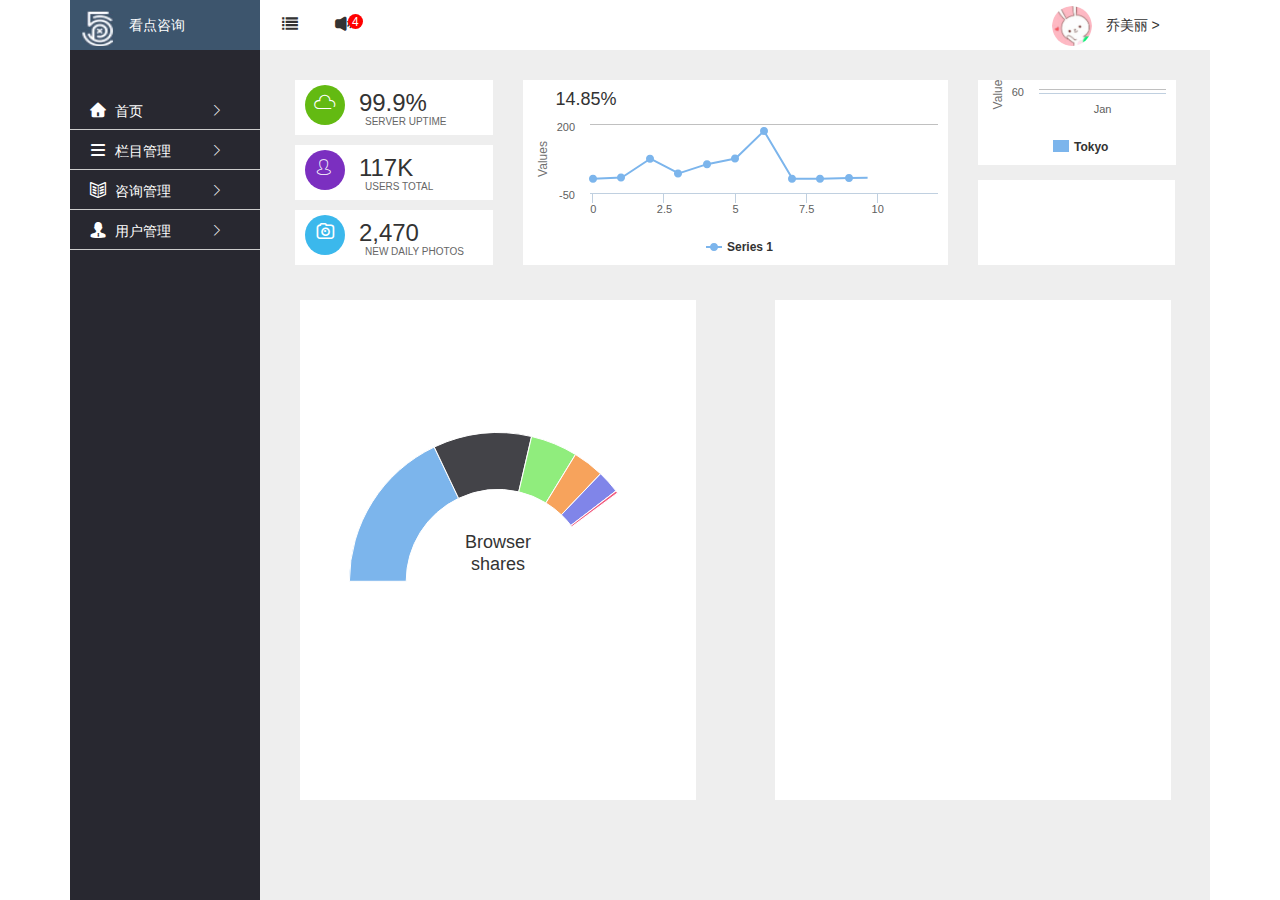
<file: 咨询/index.html>
<!DOCTYPE html>
<html lang="en">
<head>
	<meta charset="UTF-8">
	<title>Document</title>
	<!--引入样式-->
	<link rel="stylesheet" href="css/bootstrap3.2.2/css/bootstrap.min.css">
	<link rel="stylesheet" href="css/iconFont/iconfont.css">
	<link rel="stylesheet" href="css/index.css">
	<link rel="stylesheet" href="css/pages.css">
	<!--引入js-->
	<script type="text/javascript" src="js/jquery-2.1.4/jquery.min.js"></script>
	<script type="text/javascript" src="css/bootstrap3.2.2/js/bootstrap.min.js"></script>
	<script type="text/javascript" src="js/highcharts.js"></script>
	<script type="text/javascript" src="js/index.js"></script>
</head>
<body>
	<div class="container">
		<div class="col-md-2 leftDiv">
			<div class="leftDiv_top">
				<div>
					<img src="images/logo.png" alt="">
				</div>
				<span>看点咨询</span>
			</div>
			<ul class="leftDiv_bottom">
				<li><a href="javascript:void(0)">
					<i class="iconfont icon-shouye"></i>
					<span>首页</span>
					<i class="iconfont icon-kuozhan"></i>
				</a></li>
				<li><a href="javascript:void(0)">
					<i class="iconfont icon-liebiao"></i>
					<span>栏目管理</span>
					<i class="iconfont icon-kuozhan"></i>
				</a></li>
				<li><a href="javascript:void(0)">
					<i class="iconfont icon-zixun"></i>
					<span>咨询管理</span>
					<i class="iconfont icon-kuozhan"></i>
				</a></li>
				<li><a href="javascript:void(0)">
					<i class="iconfont icon-ai-user"></i>
					<span>用户管理</span>
					<i class="iconfont icon-kuozhan"></i>
				</a></li>
			</ul>
		</div>
		<div class="col-md-10 rightDiv">
			<div class="rightDiv_top">
				<div class="col-md-2 rightDivTop_left">
					<i class="iconfont icon-liebiao1"></i>
					<i class="iconfont icon-laba"></i>
					<span>4</span>
				</div>
				<div class="col-md-8"></div>
				<div class="col-md-2 rightDivTop_right">
					<div>
						<img src="images/touxiang.png" alt="">
					</div>
					<span>乔美丽 > </span>
				</div>
			</div>
			<div class="rightDiv_content">
				
			</div>
		</div>
	</div>
</body>
</html>
</file>
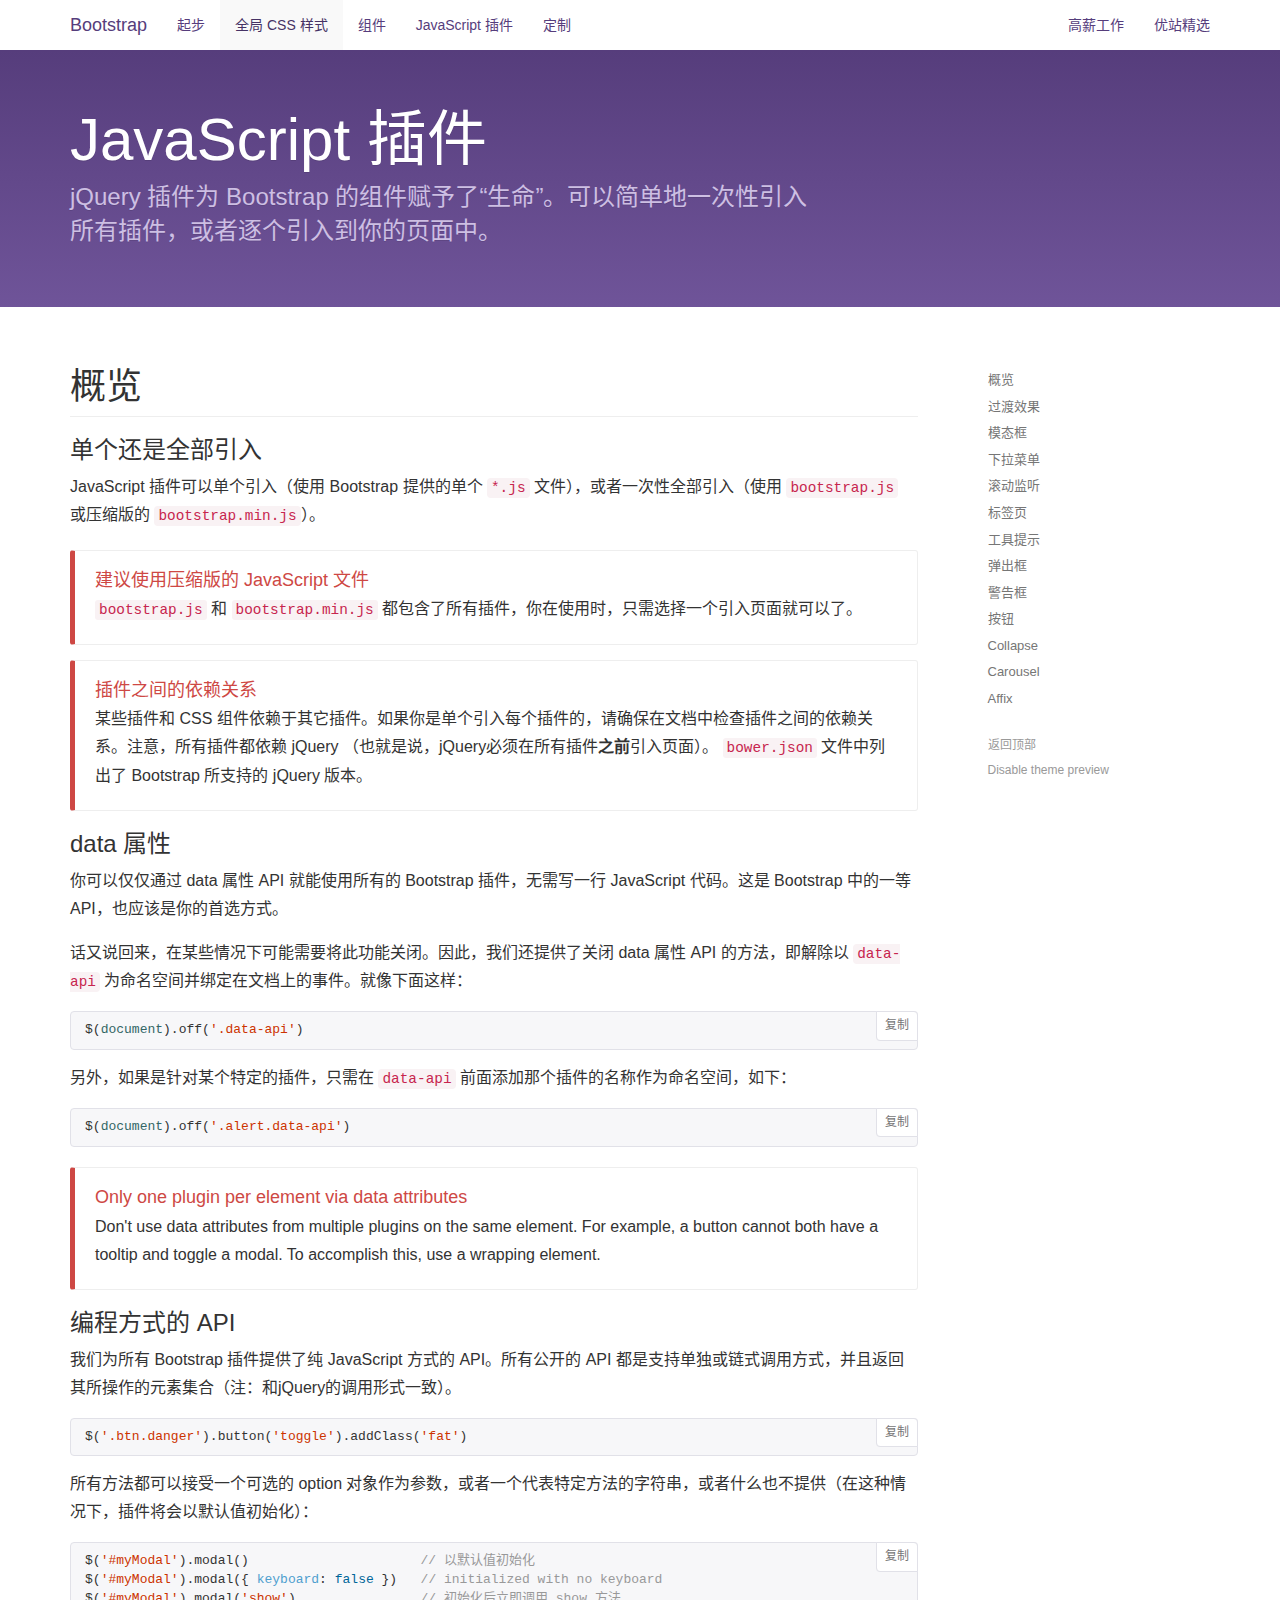
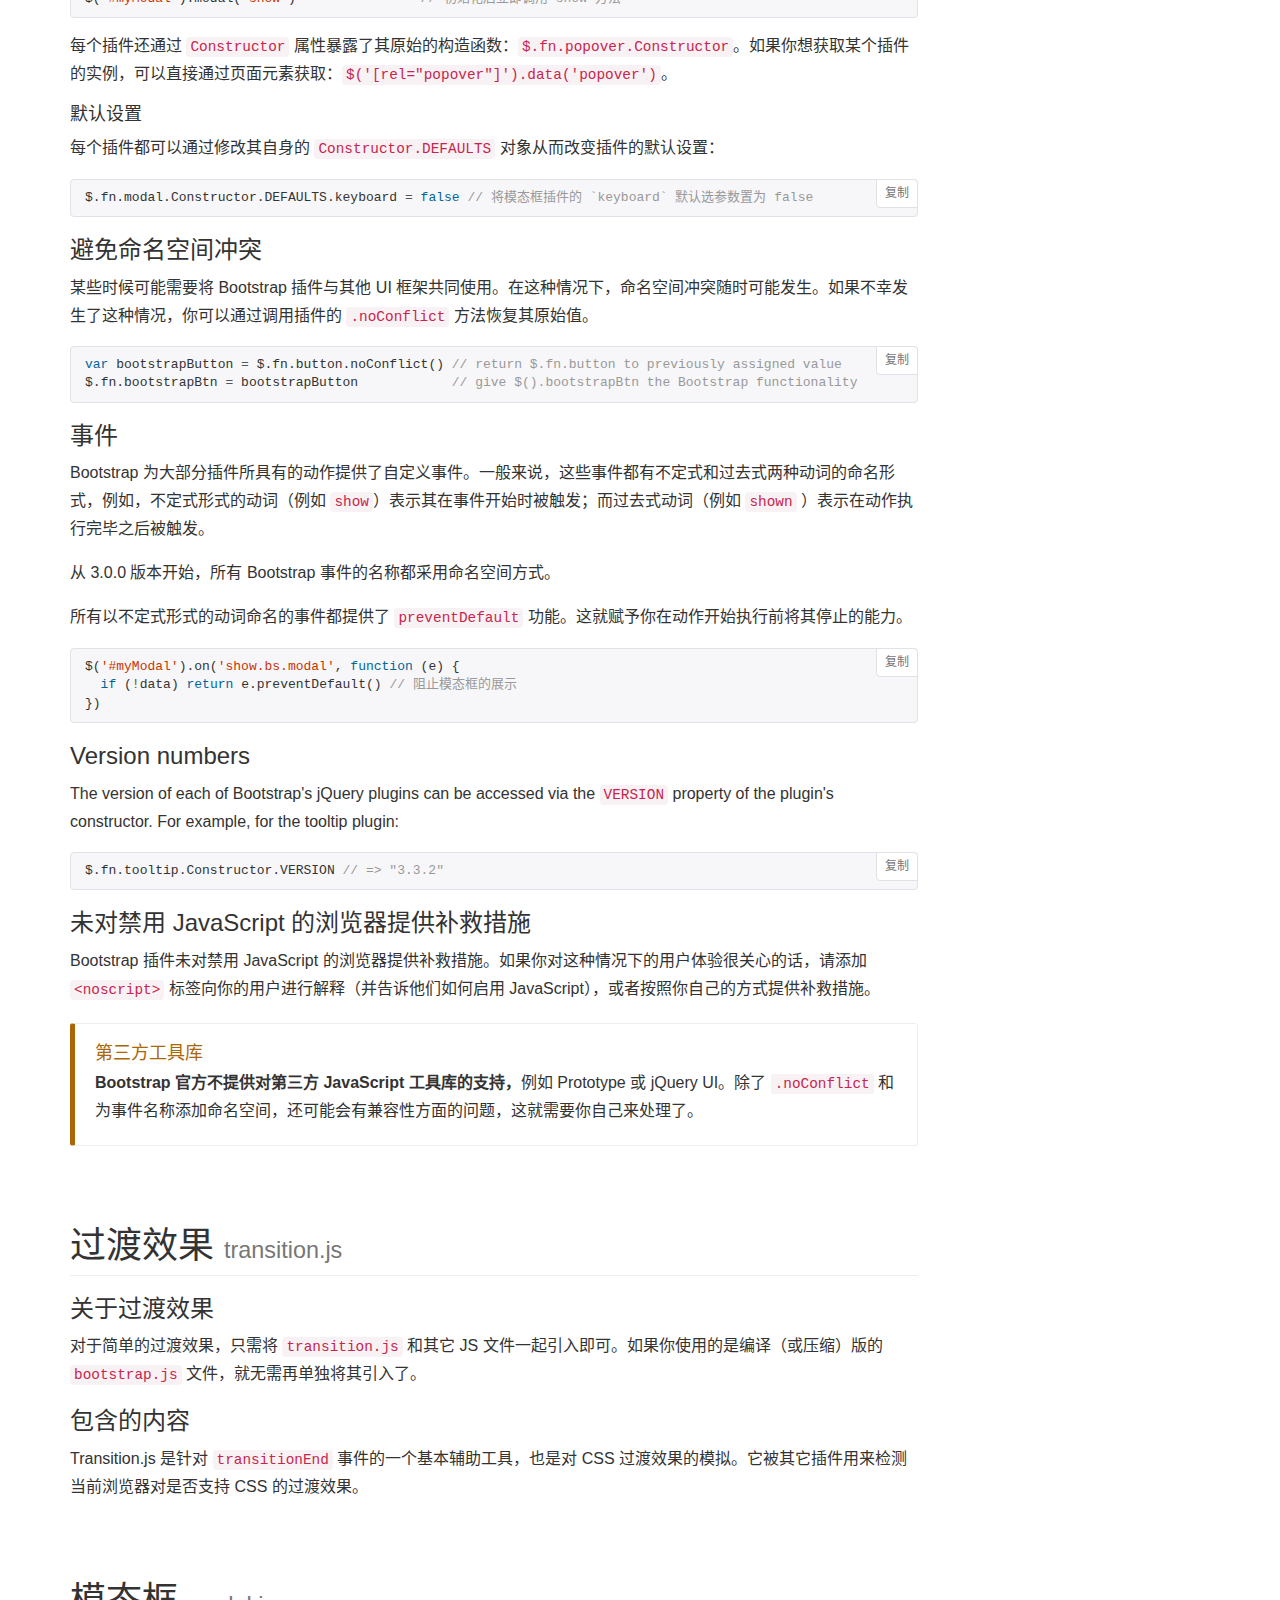
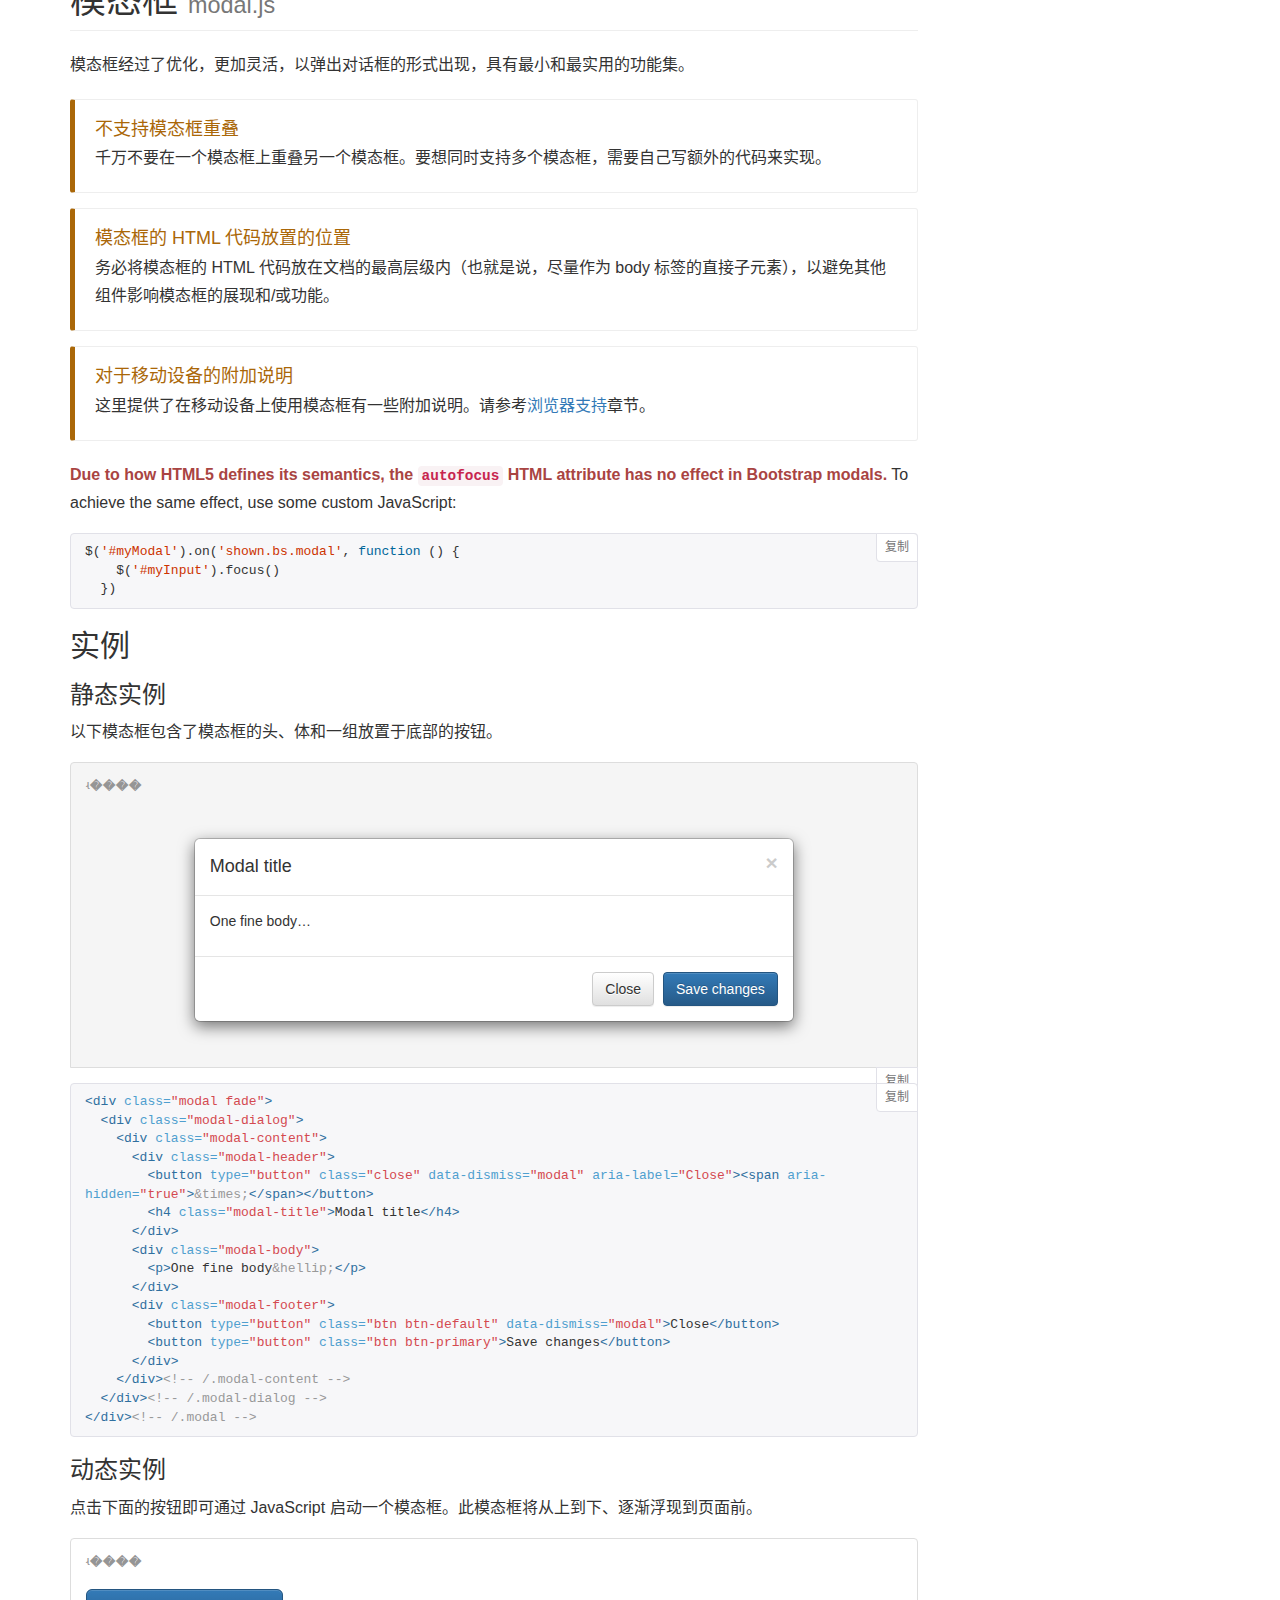
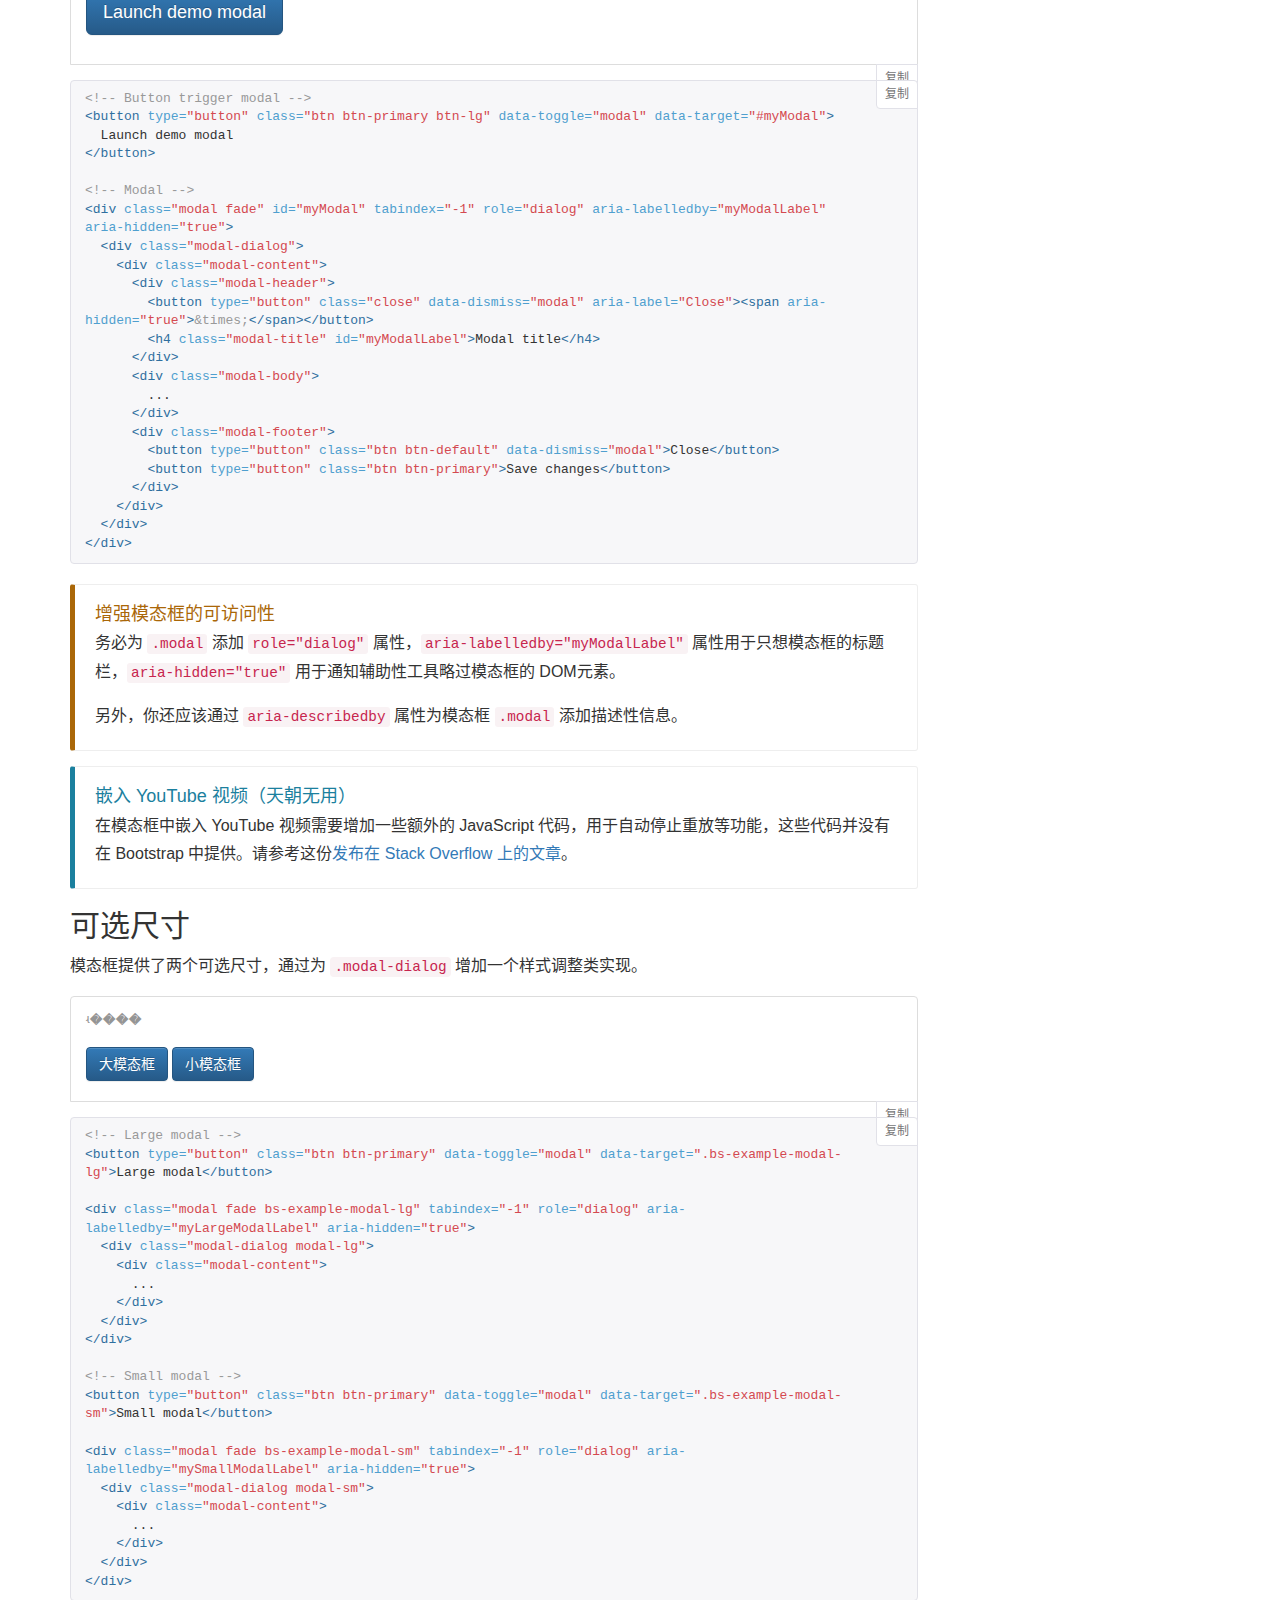
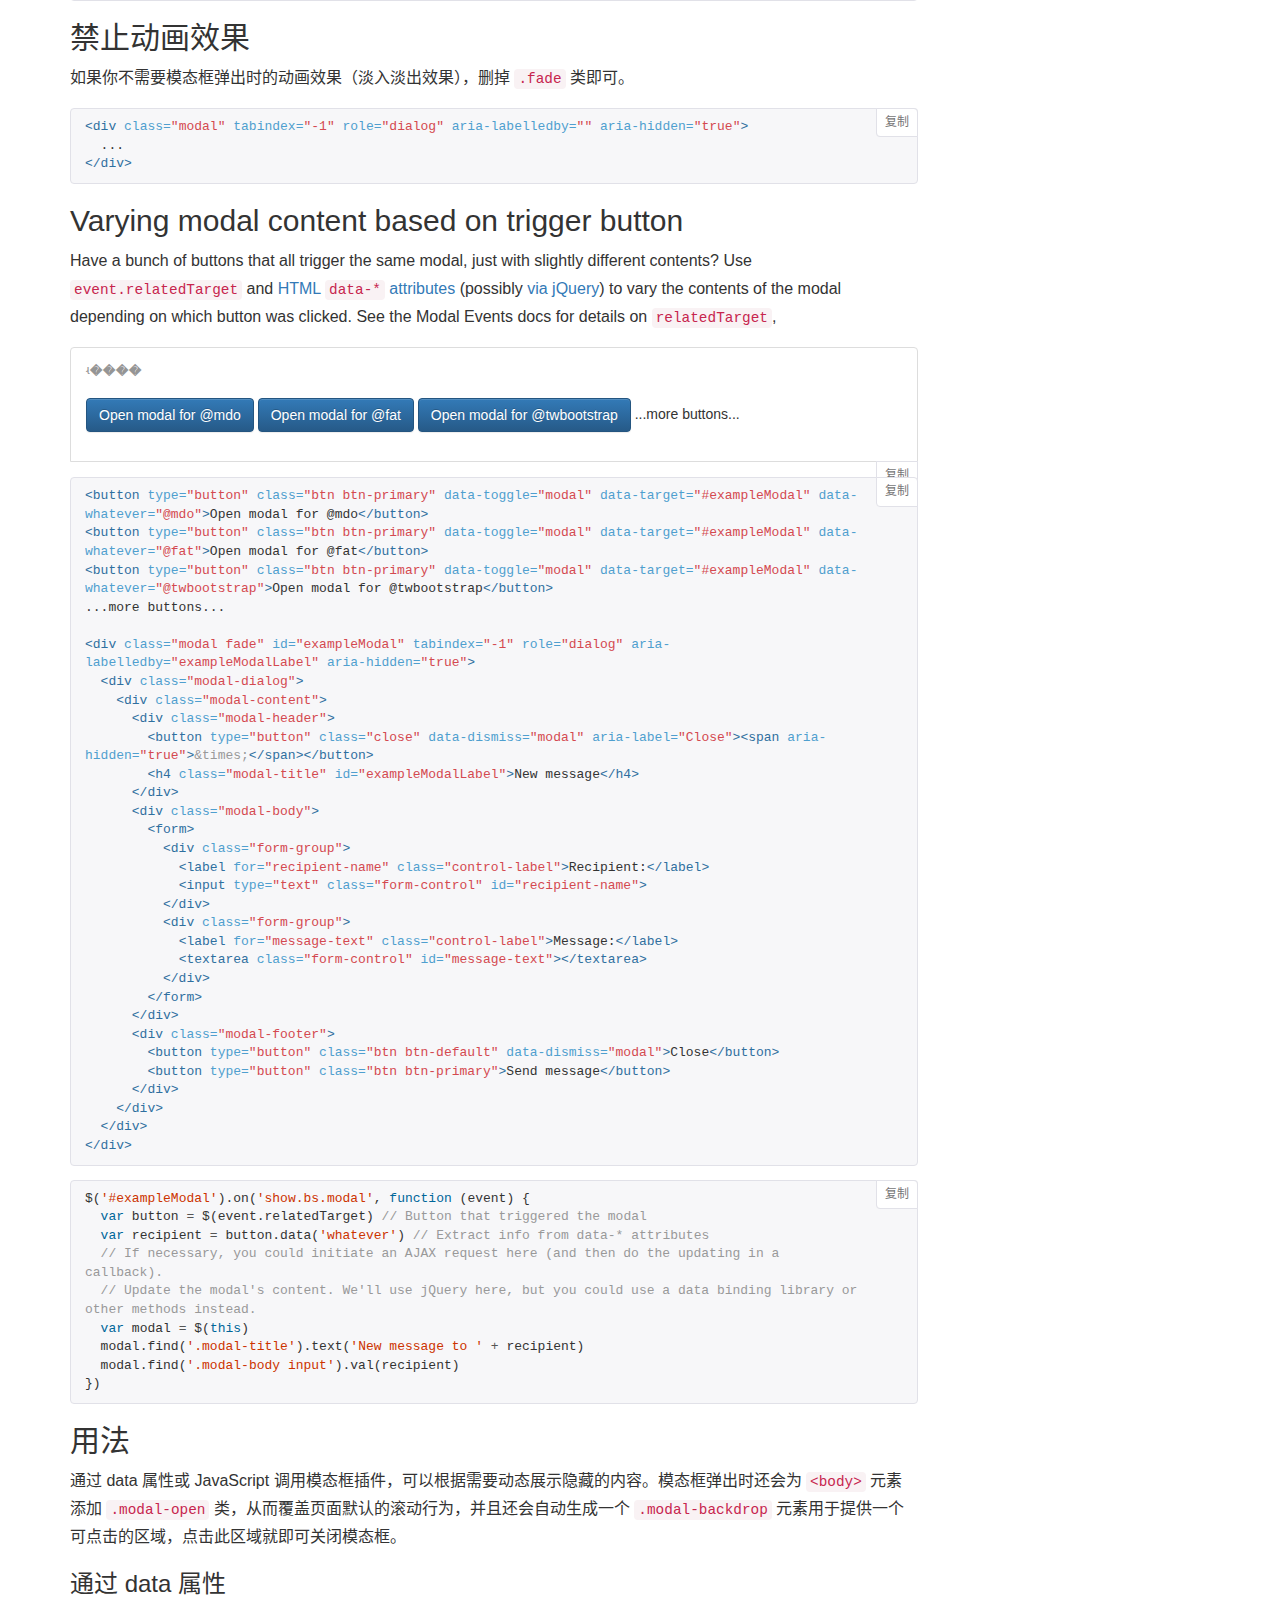
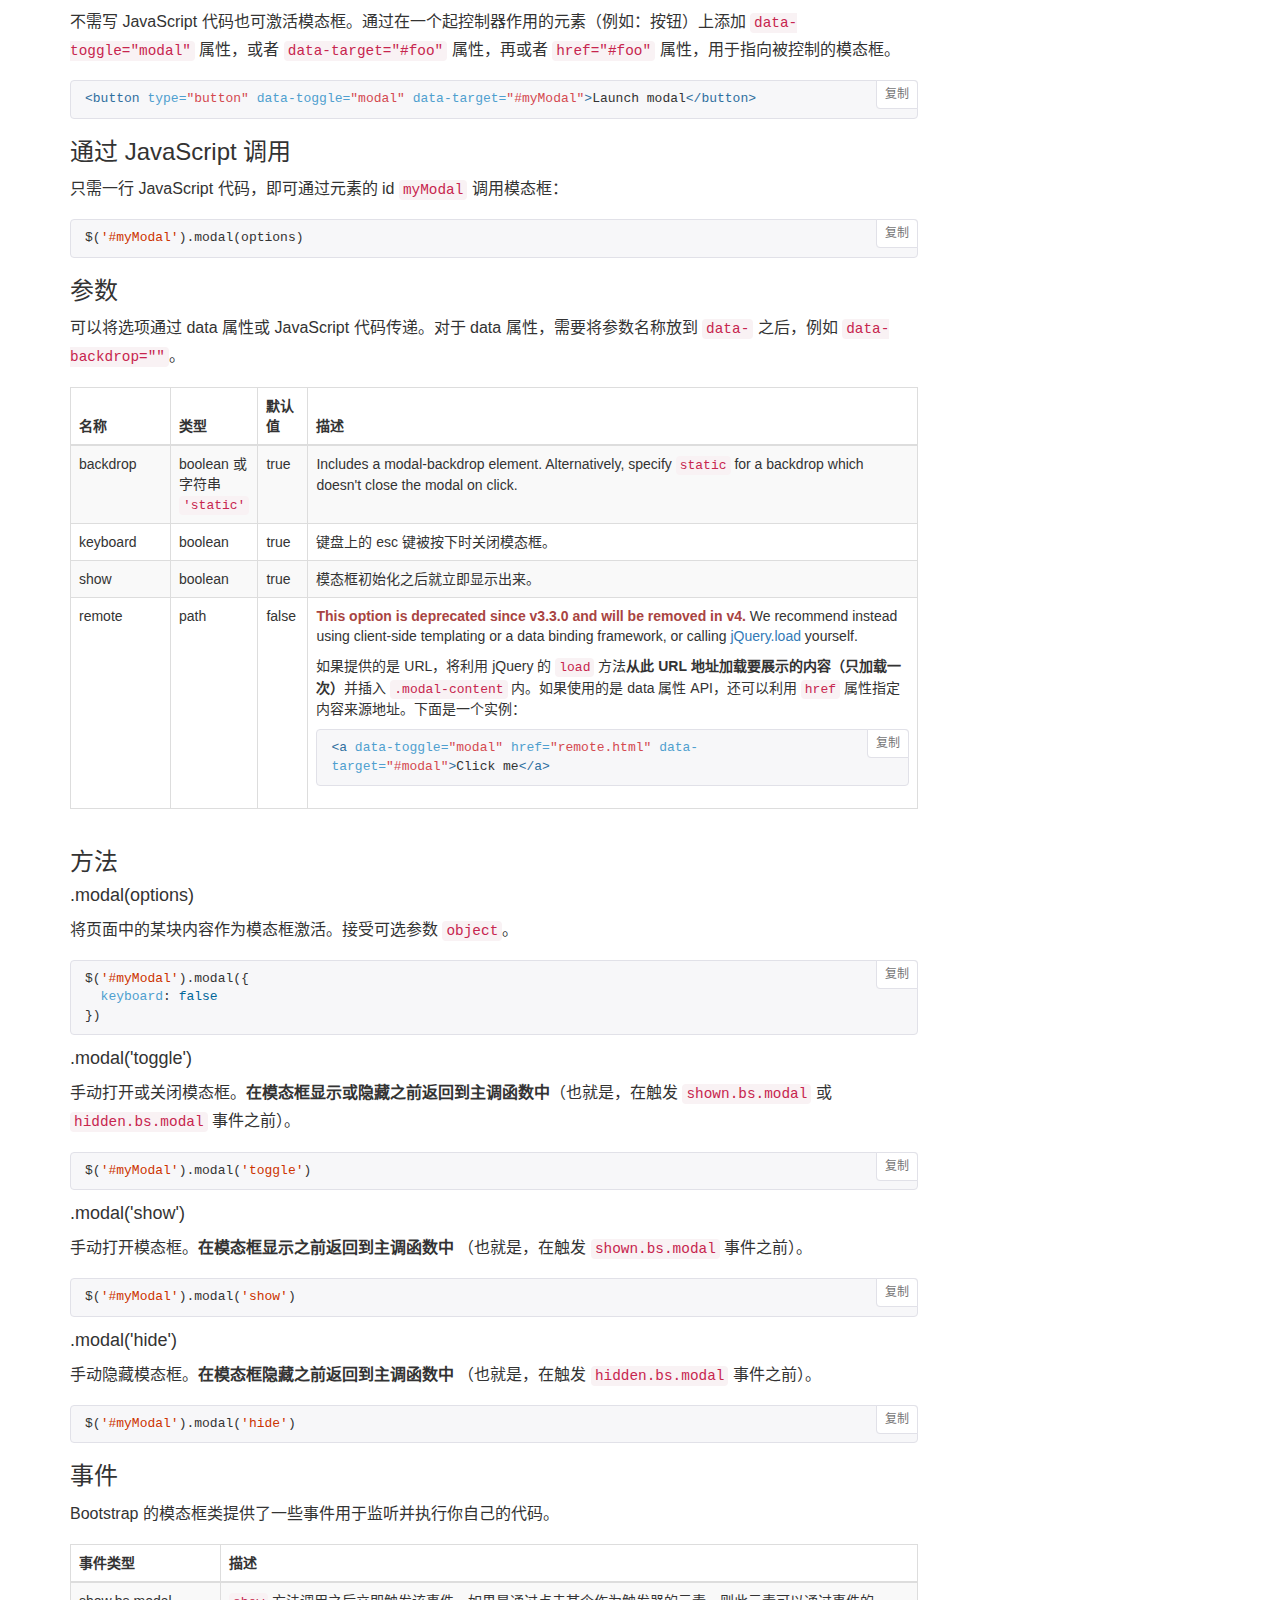
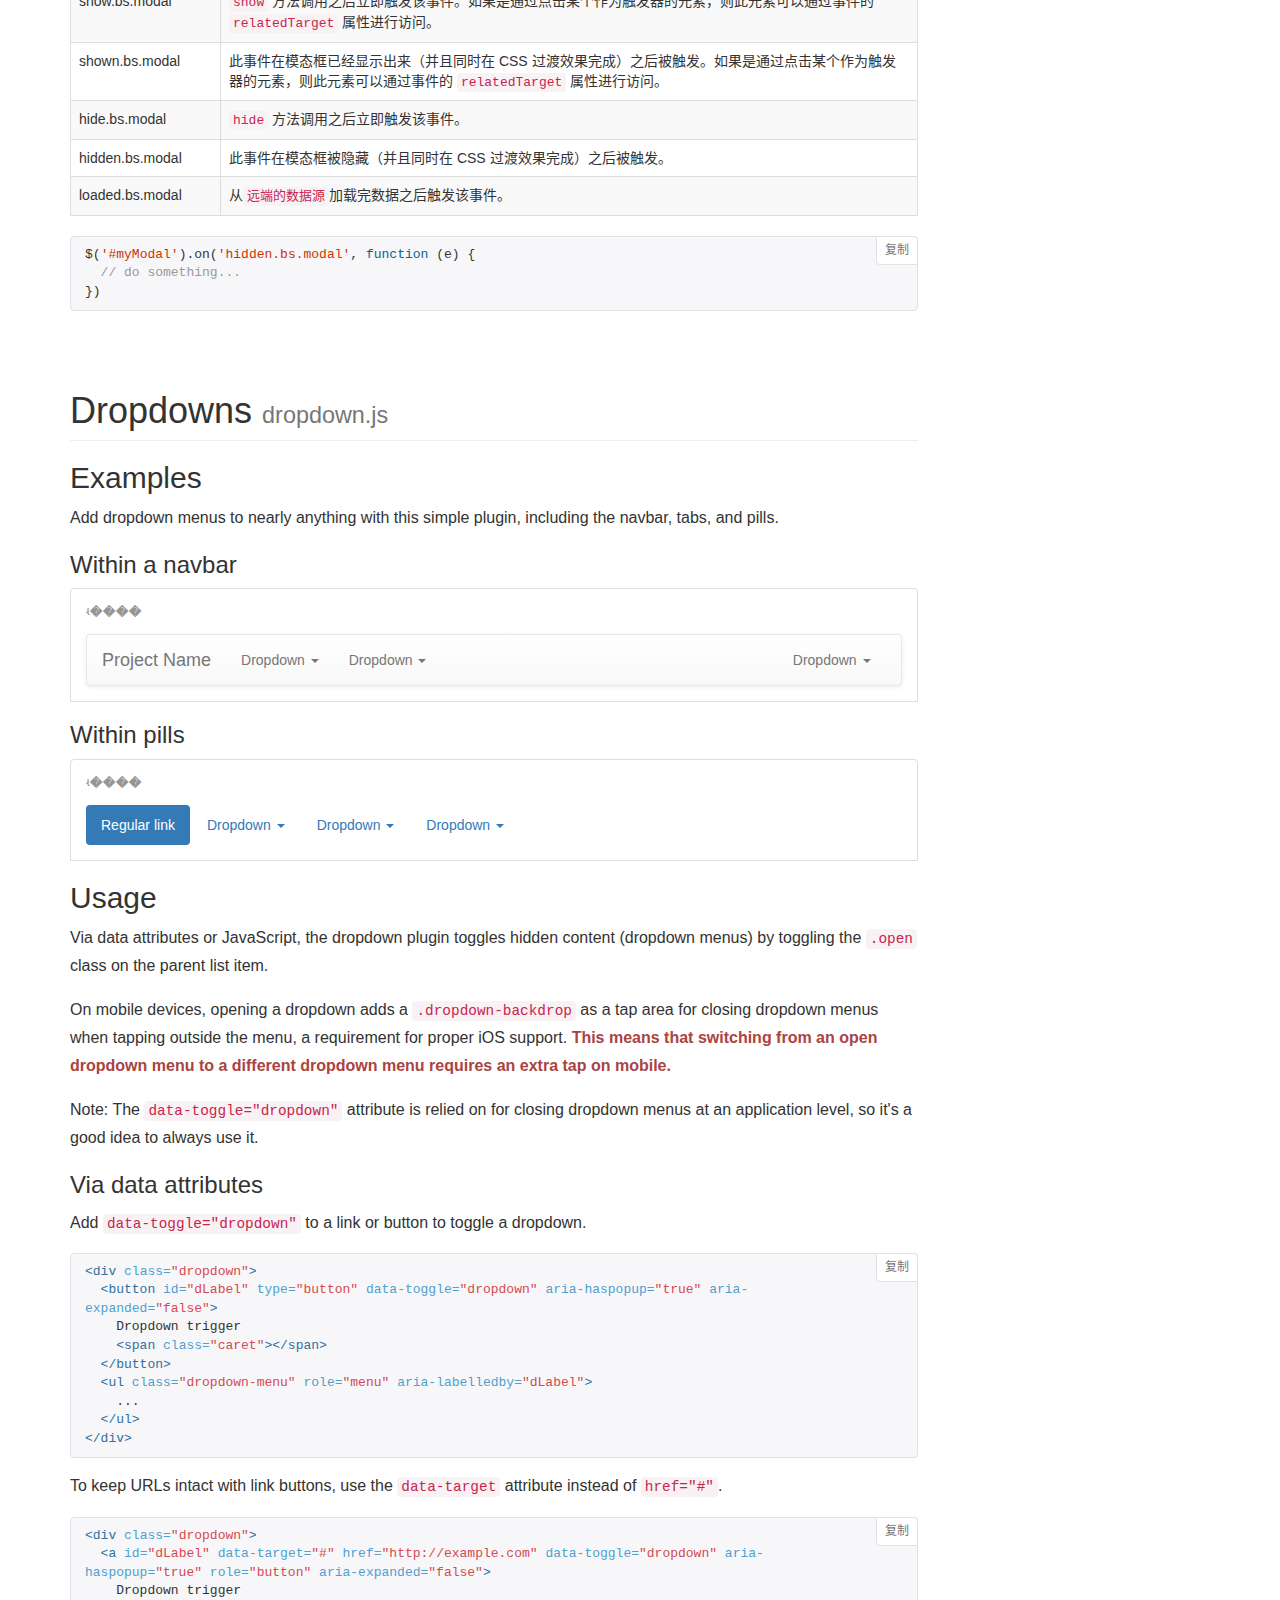
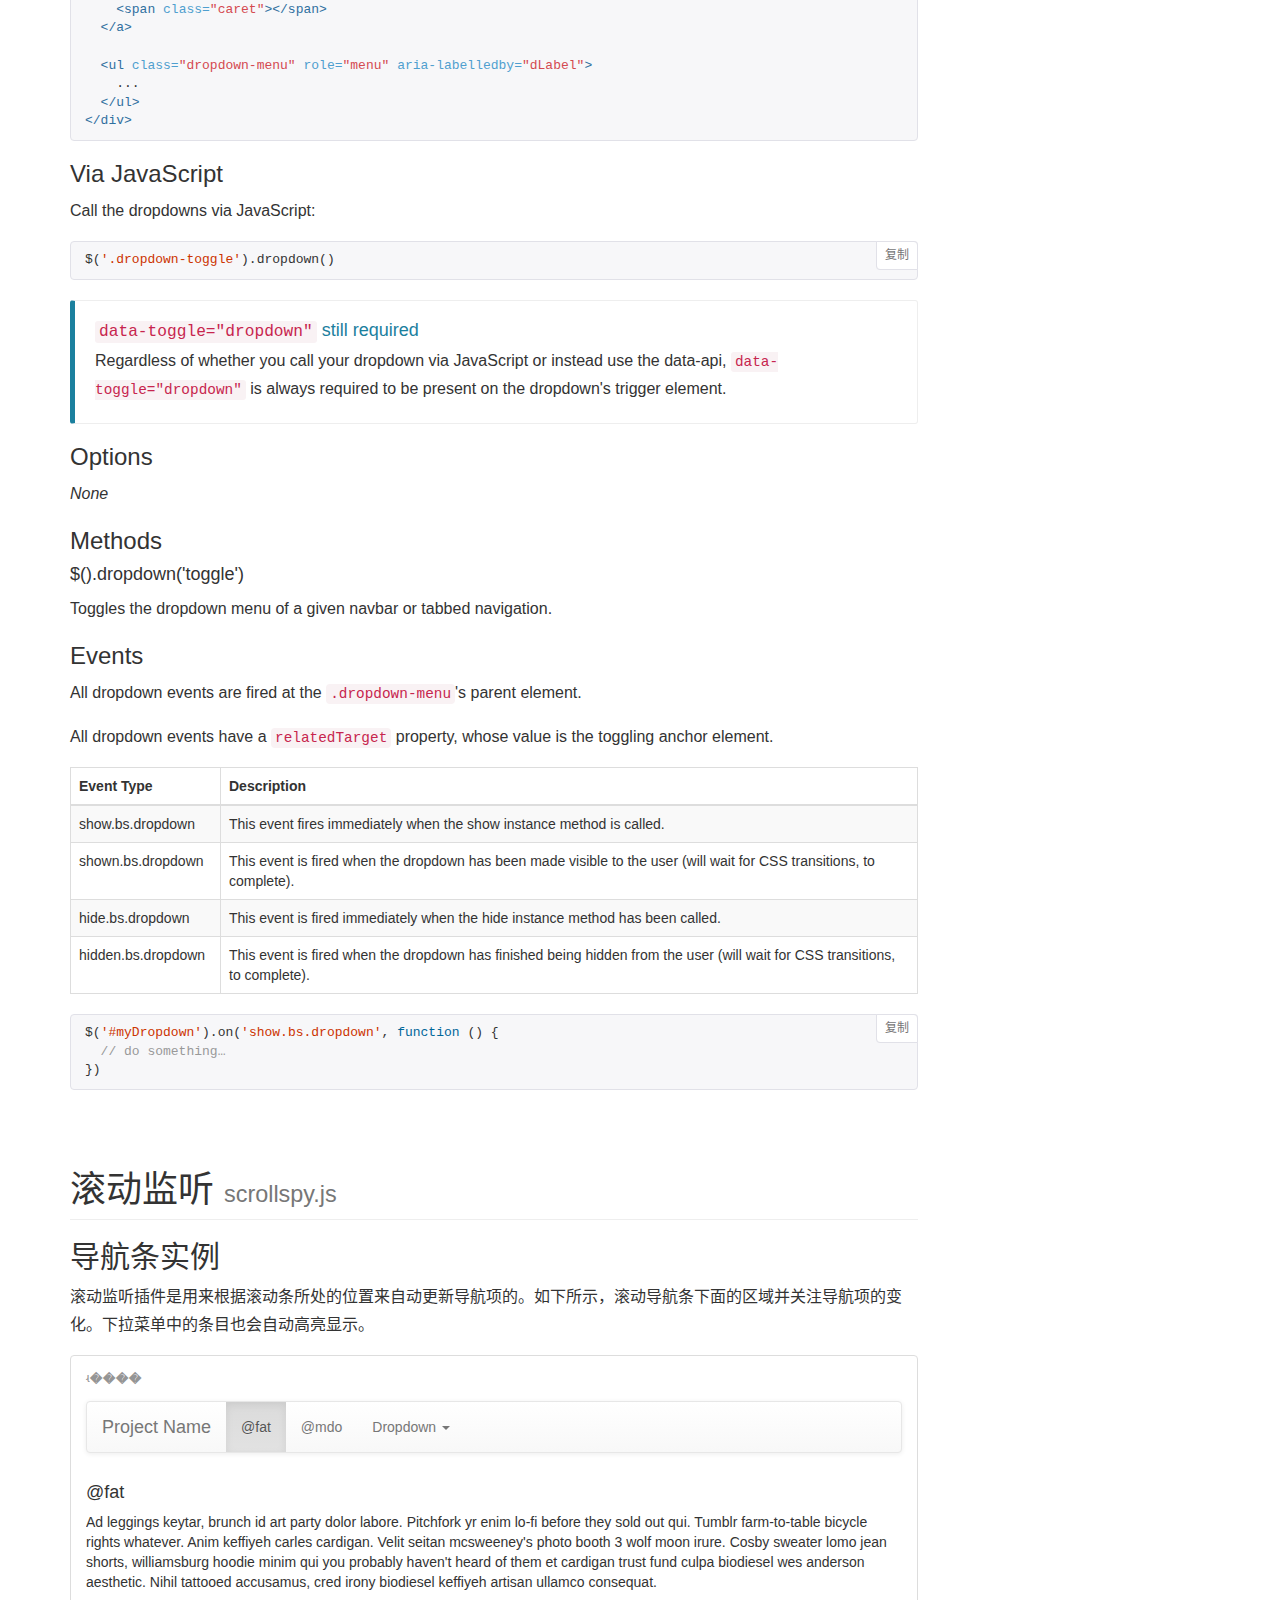
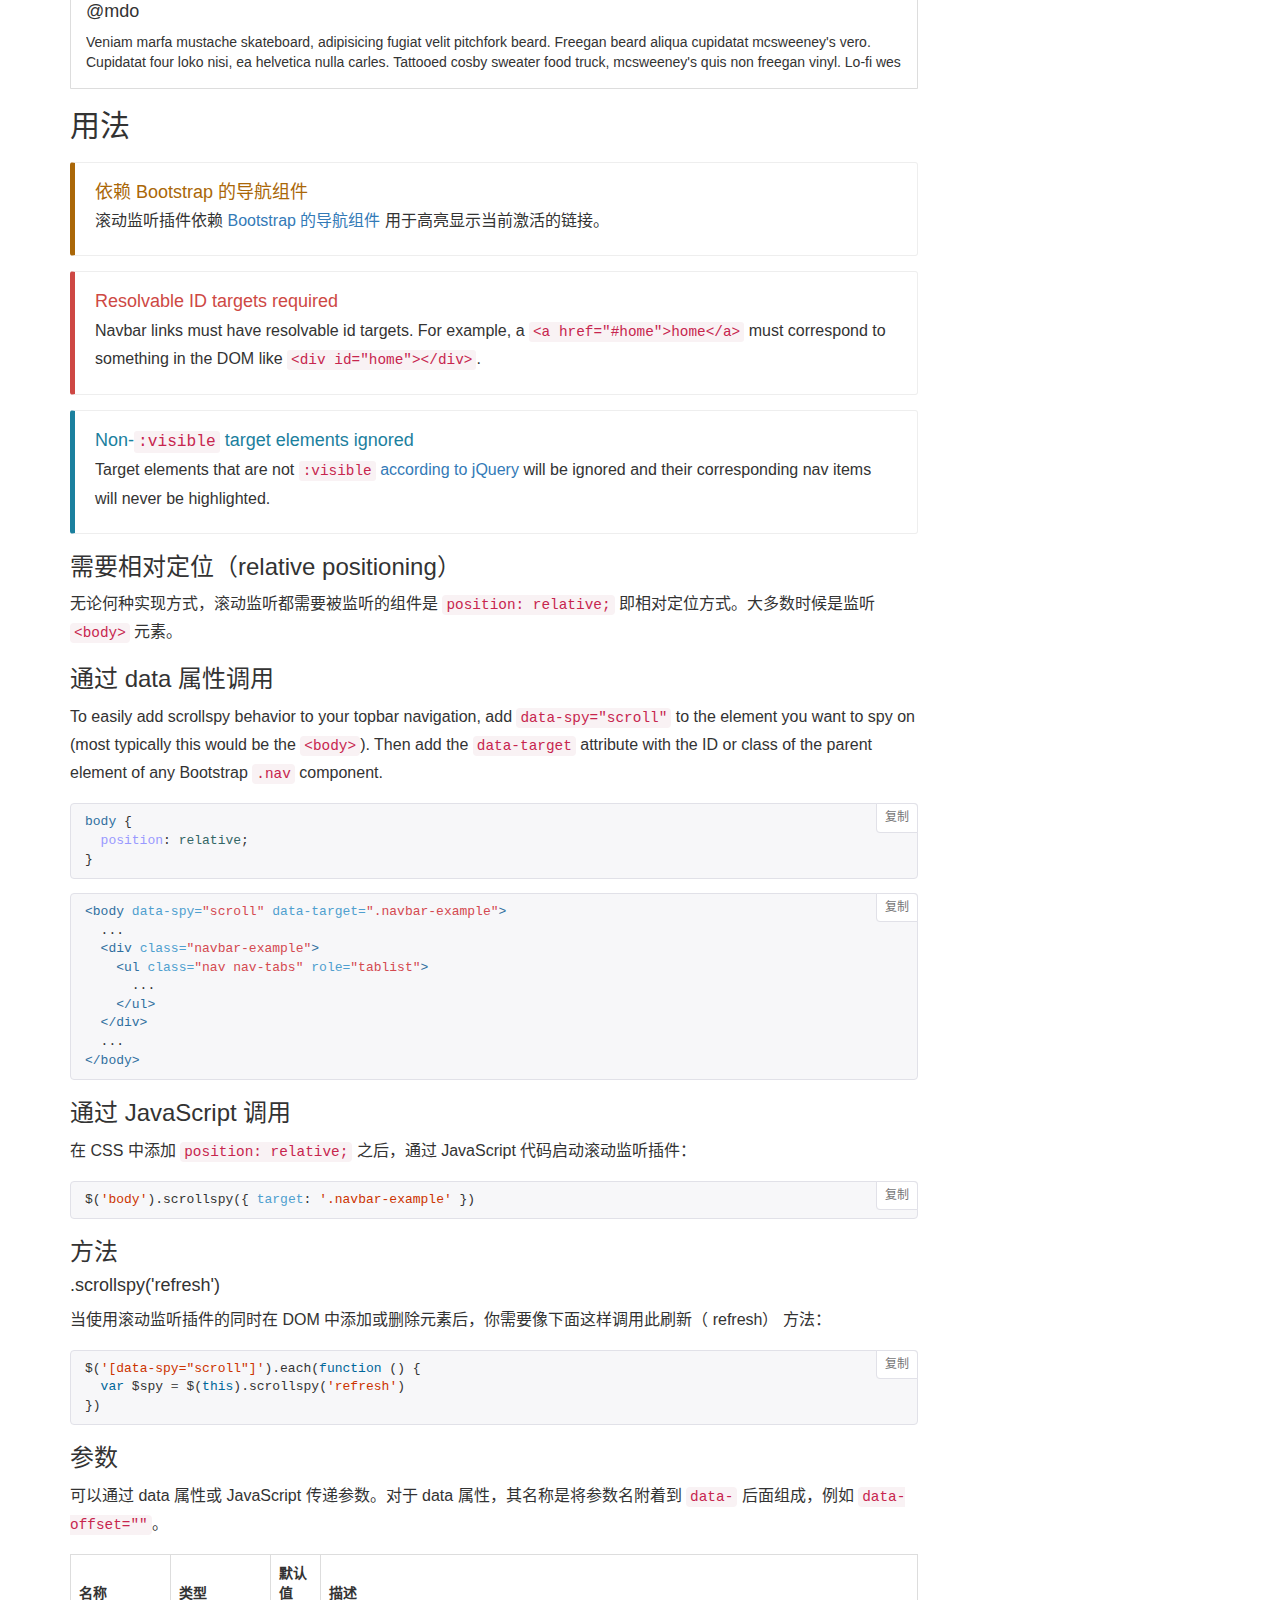
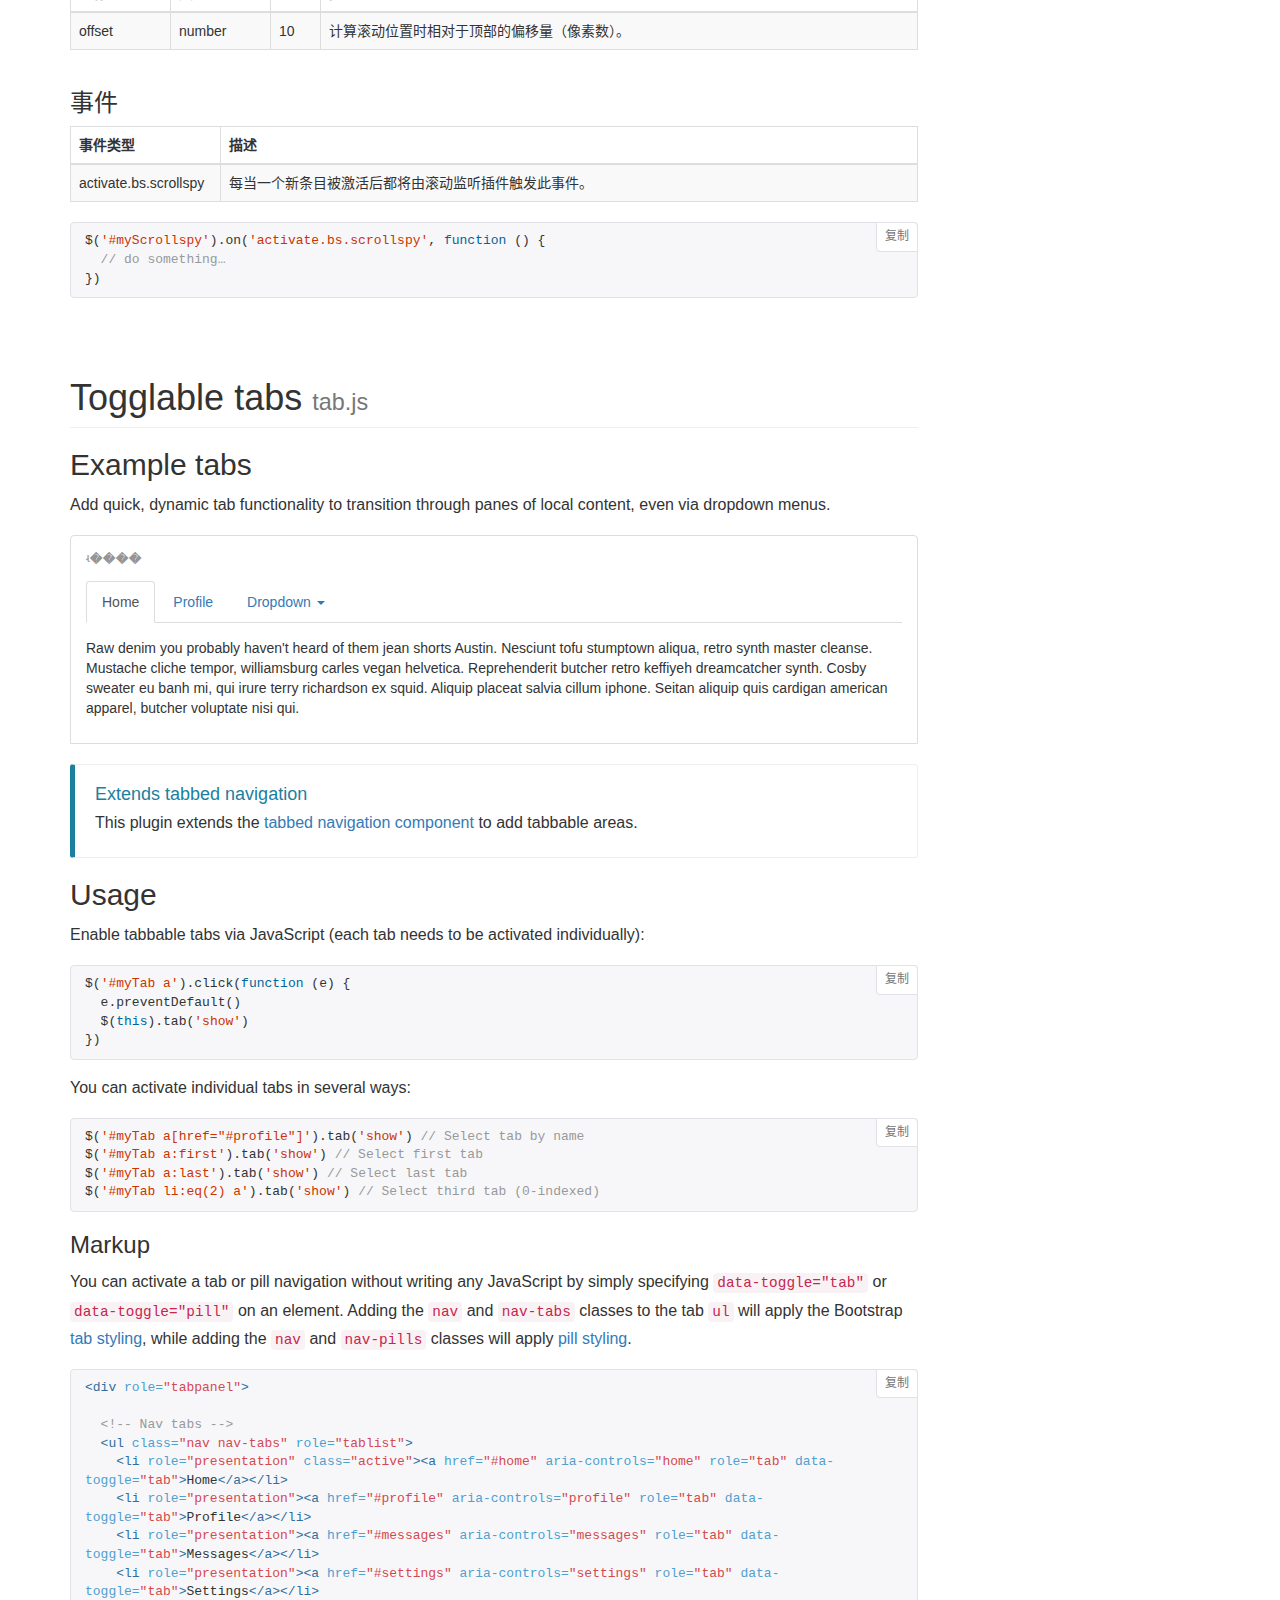
<file: 咨询/css/bootstrap3.2.2/JavaScript 插件 · Bootstrap 中文文档.htm>
<!DOCTYPE html>
<!-- saved from url=(0033)JavaScript 插件 · Bootstrap 中文文档.htm -->
<html lang="zh-cn"><head><meta http-equiv="Content-Type" content="text/html; charset=UTF-8">
    <!-- Meta, title, CSS, favicons, etc. -->
    <meta charset="utf-8">
<meta http-equiv="X-UA-Compatible" content="IE=edge">
<meta name="viewport" content="width=device-width, initial-scale=1">
<meta name="description" content="Bootstrap - 简洁、直观、强悍、移动设备优先的前端开发框架，让web开发更迅速、简单。">
<meta name="keywords" content="HTML, CSS, JS, JavaScript, framework, bootstrap, front-end, frontend, web development">
<meta name="author" content="Mark Otto, Jacob Thornton, and Bootstrap contributors">
<meta name="author" content="王赛 &lt;wangsai@bootcss.com&gt;">

<title>
  
    JavaScript 插件 · Bootstrap 中文文档
  
</title>

<!-- Bootstrap core CSS -->
<link href="./css/bootstrap.min.css" rel="stylesheet">

  <!-- Optional Bootstrap Theme -->
  <link href="./css/bootstrap-theme.min.css" data-href="./css/bootstrap-theme.min.css" rel="stylesheet" id="bs-theme-stylesheet">

<link href="./css/patch.css" rel="stylesheet">

<!-- Documentation extras -->
<link href="./css/docs.min.css" rel="stylesheet">
<!--[if lt IE 9]><script src="../assets/js/ie8-responsive-file-warning.js"></script><![endif]-->
<script src="./JavaScript 插件 · Bootstrap 中文文档_files/ie-emulation-modes-warning.js"></script>

<!-- HTML5 shim and Respond.js for IE8 support of HTML5 elements and media queries -->
<!--[if lt IE 9]>
  <script src="http://cdn.bootcss.com/html5shiv/3.7.2/html5shiv.min.js"></script>
  <script src="http://cdn.bootcss.com/respond.js/1.4.2/respond.min.js"></script>
<![endif]-->

<!-- Favicons -->
<link rel="apple-touch-icon" href="http://v3.bootcss.com/apple-touch-icon.png">
<link rel="icon" href="http://v3.bootcss.com/favicon.ico">
<script>
  var _hmt = _hmt || [];
</script>
  </head>
  <body>
    <a id="skippy" class="sr-only sr-only-focusable" href="JavaScript 插件 · Bootstrap 中文文档.htm#content"><div class="container"><span class="skiplink-text">Skip to main content</span></div></a>

    <!-- Docs master nav -->
    <header class="navbar navbar-static-top bs-docs-nav" id="top" role="banner">
  <div class="container">
    <div class="navbar-header">
      <button class="navbar-toggle collapsed" type="button" data-toggle="collapse" data-target=".bs-navbar-collapse">
        <span class="sr-only">Toggle navigation</span>
        <span class="icon-bar"></span>
        <span class="icon-bar"></span>
        <span class="icon-bar"></span>
      </button>
      <a href="http://v3.bootcss.com/" class="navbar-brand">Bootstrap</a>
    </div>
    <nav class="collapse navbar-collapse bs-navbar-collapse">
      <ul class="nav navbar-nav">
        <li>
          <a href="起步 · Bootstrap 中文文档.htm">起步</a>
        </li>
        <li class="active">
          <a href="全局 CSS 样式 · Bootstrap 中文文档.htm">全局 CSS 样式</a>
        </li>
        <li>
          <a href="组件 · Bootstrap 中文文档.htm">组件</a>
        </li>
        <li>
          <a href="JavaScript 插件 · Bootstrap 中文文档.htm">JavaScript 插件</a>
        </li>
        <li>
          <a href="定制并下载 Bootstrap · Bootstrap 中文文档.htm">定制</a>
        </li>
      </ul>
      <ul class="nav navbar-nav navbar-right">
        <li><a href="http://job.bootcss.com/" onclick="_hmt.push([&#39;_trackEvent&#39;, &#39;docv3-navbar&#39;, &#39;click&#39;, &#39;doc-home-navbar-job&#39;])" target="_blank">高薪工作</a></li>
        <li><a href="http://expo.bootcss.com/" onclick="_hmt.push([&#39;_trackEvent&#39;, &#39;docv3-navbar&#39;, &#39;click&#39;, &#39;doc-home-navbar-expo&#39;])" target="_blank">优站精选</a></li>
      </ul>
    </nav>
  </div>
</header>


    <!-- Docs page layout -->
    <div class="bs-docs-header" id="content">
      <div class="container">
        <h1>JavaScript 插件</h1>
        <p>jQuery 插件为 Bootstrap 的组件赋予了“生命”。可以简单地一次性引入所有插件，或者逐个引入到你的页面中。</p>
      </div>
    </div>

    <div class="container bs-docs-container">

      <div class="row">
        <div class="col-md-9" role="main">
          <div class="bs-docs-section">
  <h1 id="js-overview" class="page-header">概览</h1>

  <h3 id="js-individual-compiled">单个还是全部引入</h3>
  <p>JavaScript 插件可以单个引入（使用 Bootstrap 提供的单个 <code>*.js</code> 文件），或者一次性全部引入（使用 <code>bootstrap.js</code> 或压缩版的 <code>bootstrap.min.js</code>）。</p>

  <div class="bs-callout bs-callout-danger" id="callout-overview-not-both">
    <h4>建议使用压缩版的 JavaScript 文件</h4>
    <p><code>bootstrap.js</code> 和 <code>bootstrap.min.js</code> 都包含了所有插件，你在使用时，只需选择一个引入页面就可以了。</p>
  </div>

  <div class="bs-callout bs-callout-danger" id="callout-overview-dependencies">
    <h4>插件之间的依赖关系</h4>
    <p>某些插件和 CSS 组件依赖于其它插件。如果你是单个引入每个插件的，请确保在文档中检查插件之间的依赖关系。注意，所有插件都依赖 jQuery （也就是说，jQuery必须在所有插件<strong>之前</strong>引入页面）。 <a href="https://github.com/twbs/bootstrap/blob/v3.3.2/bower.json"><code>bower.json</code></a> 文件中列出了 Bootstrap 所支持的 jQuery 版本。</p>
  </div>

  <h3 id="js-data-attrs">data 属性</h3>
  <p>你可以仅仅通过 data 属性 API 就能使用所有的 Bootstrap 插件，无需写一行 JavaScript 代码。这是 Bootstrap 中的一等 API，也应该是你的首选方式。</p>

  <p>话又说回来，在某些情况下可能需要将此功能关闭。因此，我们还提供了关闭 data 属性 API 的方法，即解除以 <code>data-api</code> 为命名空间并绑定在文档上的事件。就像下面这样：</p>
<div class="zero-clipboard"><span class="btn-clipboard">复制</span></div><div class="highlight"><pre><code class="language-js" data-lang="js"><span class="nx">$</span><span class="p">(</span><span class="nb">document</span><span class="p">).</span><span class="nx">off</span><span class="p">(</span><span class="s1">'.data-api'</span><span class="p">)</span></code></pre></div>

  <p>另外，如果是针对某个特定的插件，只需在 <code>data-api</code> 前面添加那个插件的名称作为命名空间，如下：</p>
<div class="zero-clipboard"><span class="btn-clipboard">复制</span></div><div class="highlight"><pre><code class="language-js" data-lang="js"><span class="nx">$</span><span class="p">(</span><span class="nb">document</span><span class="p">).</span><span class="nx">off</span><span class="p">(</span><span class="s1">'.alert.data-api'</span><span class="p">)</span></code></pre></div>

  <div class="bs-callout bs-callout-danger" id="callout-overview-single-data">
    <h4>Only one plugin per element via data attributes</h4>
    <p>Don't use data attributes from multiple plugins on the same element. For example, a button cannot both have a tooltip and toggle a modal. To accomplish this, use a wrapping element.</p>
  </div>

  <h3 id="js-programmatic-api">编程方式的 API</h3>
  <p>我们为所有 Bootstrap 插件提供了纯 JavaScript 方式的 API。所有公开的 API 都是支持单独或链式调用方式，并且返回其所操作的元素集合（注：和jQuery的调用形式一致）。</p>
<div class="zero-clipboard"><span class="btn-clipboard">复制</span></div><div class="highlight"><pre><code class="language-js" data-lang="js"><span class="nx">$</span><span class="p">(</span><span class="s1">'.btn.danger'</span><span class="p">).</span><span class="nx">button</span><span class="p">(</span><span class="s1">'toggle'</span><span class="p">).</span><span class="nx">addClass</span><span class="p">(</span><span class="s1">'fat'</span><span class="p">)</span></code></pre></div>

  <p>所有方法都可以接受一个可选的 option 对象作为参数，或者一个代表特定方法的字符串，或者什么也不提供（在这种情况下，插件将会以默认值初始化）：</p>
<div class="zero-clipboard"><span class="btn-clipboard">复制</span></div><div class="highlight"><pre><code class="language-js" data-lang="js"><span class="nx">$</span><span class="p">(</span><span class="s1">'#myModal'</span><span class="p">).</span><span class="nx">modal</span><span class="p">()</span>                      <span class="c1">// 以默认值初始化</span>
<span class="nx">$</span><span class="p">(</span><span class="s1">'#myModal'</span><span class="p">).</span><span class="nx">modal</span><span class="p">({</span> <span class="na">keyboard</span><span class="p">:</span> <span class="kc">false</span> <span class="p">})</span>   <span class="c1">// initialized with no keyboard</span>
<span class="nx">$</span><span class="p">(</span><span class="s1">'#myModal'</span><span class="p">).</span><span class="nx">modal</span><span class="p">(</span><span class="s1">'show'</span><span class="p">)</span>                <span class="c1">// 初始化后立即调用 show 方法</span></code></pre></div>

  <p>每个插件还通过 <code>Constructor</code> 属性暴露了其原始的构造函数：<code>$.fn.popover.Constructor</code>。如果你想获取某个插件的实例，可以直接通过页面元素获取：<code>$('[rel="popover"]').data('popover')</code>。</p>

  <h4>默认设置</h4>
  <p>每个插件都可以通过修改其自身的 <code>Constructor.DEFAULTS</code> 对象从而改变插件的默认设置：</p><p>
</p><div class="zero-clipboard"><span class="btn-clipboard">复制</span></div><div class="highlight"><pre><code class="language-js" data-lang="js"><span class="nx">$</span><span class="p">.</span><span class="nx">fn</span><span class="p">.</span><span class="nx">modal</span><span class="p">.</span><span class="nx">Constructor</span><span class="p">.</span><span class="nx">DEFAULTS</span><span class="p">.</span><span class="nx">keyboard</span> <span class="o">=</span> <span class="kc">false</span> <span class="c1">// 将模态框插件的 `keyboard` 默认选参数置为 false</span></code></pre></div>

  <h3 id="js-noconflict">避免命名空间冲突</h3>
  <p>某些时候可能需要将 Bootstrap 插件与其他 UI 框架共同使用。在这种情况下，命名空间冲突随时可能发生。如果不幸发生了这种情况，你可以通过调用插件的 <code>.noConflict</code> 方法恢复其原始值。</p>
<div class="zero-clipboard"><span class="btn-clipboard">复制</span></div><div class="highlight"><pre><code class="language-js" data-lang="js"><span class="kd">var</span> <span class="nx">bootstrapButton</span> <span class="o">=</span> <span class="nx">$</span><span class="p">.</span><span class="nx">fn</span><span class="p">.</span><span class="nx">button</span><span class="p">.</span><span class="nx">noConflict</span><span class="p">()</span> <span class="c1">// return $.fn.button to previously assigned value</span>
<span class="nx">$</span><span class="p">.</span><span class="nx">fn</span><span class="p">.</span><span class="nx">bootstrapBtn</span> <span class="o">=</span> <span class="nx">bootstrapButton</span>            <span class="c1">// give $().bootstrapBtn the Bootstrap functionality</span></code></pre></div>

  <h3 id="js-events">事件</h3>
  <p>Bootstrap 为大部分插件所具有的动作提供了自定义事件。一般来说，这些事件都有不定式和过去式两种动词的命名形式，例如，不定式形式的动词（例如 <code>show</code>）表示其在事件开始时被触发；而过去式动词（例如 <code>shown</code> ）表示在动作执行完毕之后被触发。</p>
  <p>从 3.0.0 版本开始，所有 Bootstrap 事件的名称都采用命名空间方式。</p>
  <p>所有以不定式形式的动词命名的事件都提供了 <code>preventDefault</code> 功能。这就赋予你在动作开始执行前将其停止的能力。</p>
<div class="zero-clipboard"><span class="btn-clipboard">复制</span></div><div class="highlight"><pre><code class="language-js" data-lang="js"><span class="nx">$</span><span class="p">(</span><span class="s1">'#myModal'</span><span class="p">).</span><span class="nx">on</span><span class="p">(</span><span class="s1">'show.bs.modal'</span><span class="p">,</span> <span class="kd">function</span> <span class="p">(</span><span class="nx">e</span><span class="p">)</span> <span class="p">{</span>
  <span class="k">if</span> <span class="p">(</span><span class="o">!</span><span class="nx">data</span><span class="p">)</span> <span class="k">return</span> <span class="nx">e</span><span class="p">.</span><span class="nx">preventDefault</span><span class="p">()</span> <span class="c1">// 阻止模态框的展示</span>
<span class="p">})</span></code></pre></div>

  <h3 id="js-version-nums">Version numbers</h3>
  <p>The version of each of Bootstrap's jQuery plugins can be accessed via the <code>VERSION</code> property of the plugin's constructor. For example, for the tooltip plugin:</p>
<div class="zero-clipboard"><span class="btn-clipboard">复制</span></div><div class="highlight"><pre><code class="language-js" data-lang="js"><span class="nx">$</span><span class="p">.</span><span class="nx">fn</span><span class="p">.</span><span class="nx">tooltip</span><span class="p">.</span><span class="nx">Constructor</span><span class="p">.</span><span class="nx">VERSION</span> <span class="c1">// =&gt; "3.3.2"</span></code></pre></div>

  <h3 id="js-disabled">未对禁用 JavaScript 的浏览器提供补救措施</h3>
  <p>Bootstrap 插件未对禁用 JavaScript 的浏览器提供补救措施。如果你对这种情况下的用户体验很关心的话，请添加 <a href="https://developer.mozilla.org/en-US/docs/Web/HTML/Element/noscript"><code>&lt;noscript&gt;</code></a> 标签向你的用户进行解释（并告诉他们如何启用 JavaScript），或者按照你自己的方式提供补救措施。</p>

  <div class="bs-callout bs-callout-warning" id="callout-third-party-libs">
    <h4>第三方工具库</h4>
    <p><strong>Bootstrap 官方不提供对第三方 JavaScript 工具库的支持，</strong>例如 Prototype 或 jQuery UI。除了 <code>.noConflict</code> 和为事件名称添加命名空间，还可能会有兼容性方面的问题，这就需要你自己来处理了。</p>
  </div>
</div>

<div class="bs-docs-section">
  <h1 id="transitions" class="page-header">过渡效果 <small>transition.js</small></h1>

  <h3>关于过渡效果</h3>
  <p>对于简单的过渡效果，只需将 <code>transition.js</code> 和其它 JS 文件一起引入即可。如果你使用的是编译（或压缩）版的 <code>bootstrap.js</code> 文件，就无需再单独将其引入了。</p>
  <h3>包含的内容</h3>
  <p>Transition.js 是针对 <code>transitionEnd</code> 事件的一个基本辅助工具，也是对 CSS 过渡效果的模拟。它被其它插件用来检测当前浏览器对是否支持 CSS 的过渡效果。</p>
</div>

<div class="bs-docs-section">
  <h1 id="modals" class="page-header">模态框 <small>modal.js</small></h1>
  <p>模态框经过了优化，更加灵活，以弹出对话框的形式出现，具有最小和最实用的功能集。</p>

  <div class="bs-callout bs-callout-warning" id="callout-stacked-modals">
    <h4>不支持模态框重叠</h4>
    <p>千万不要在一个模态框上重叠另一个模态框。要想同时支持多个模态框，需要自己写额外的代码来实现。</p>
  </div>
  <div class="bs-callout bs-callout-warning" id="callout-modal-markup-placement">
    <h4>模态框的 HTML 代码放置的位置</h4>
    <p>务必将模态框的 HTML 代码放在文档的最高层级内（也就是说，尽量作为 body 标签的直接子元素），以避免其他组件影响模态框的展现和/或功能。</p>
  </div>
  <div class="bs-callout bs-callout-warning" id="callout-modal-mobile-caveats">
    <h4>对于移动设备的附加说明</h4>
    <p>这里提供了在移动设备上使用模态框有一些附加说明。请参考<a href="http://v3.bootcss.com/getting-started/#support-fixed-position-keyboards">浏览器支持</a>章节。</p>
  </div>

  <p><strong class="text-danger">Due to how HTML5 defines its semantics, the <code>autofocus</code> HTML attribute has no effect in Bootstrap modals.</strong> To achieve the same effect, use some custom JavaScript:</p>
  <div class="zero-clipboard"><span class="btn-clipboard">复制</span></div><div class="highlight"><pre><code class="language-js" data-lang="js"><span class="nx">$</span><span class="p">(</span><span class="s1">'#myModal'</span><span class="p">).</span><span class="nx">on</span><span class="p">(</span><span class="s1">'shown.bs.modal'</span><span class="p">,</span> <span class="kd">function</span> <span class="p">()</span> <span class="p">{</span>
    <span class="nx">$</span><span class="p">(</span><span class="s1">'#myInput'</span><span class="p">).</span><span class="nx">focus</span><span class="p">()</span>
  <span class="p">})</span></code></pre></div>

  <h2 id="modals-examples">实例</h2>

  <h3>静态实例</h3>
  <p>以下模态框包含了模态框的头、体和一组放置于底部的按钮。</p>
  <div class="bs-example bs-example-modal" data-example-id="static-modal">
    <div class="modal">
      <div class="modal-dialog">
        <div class="modal-content">
          <div class="modal-header">
            <button type="button" class="close" data-dismiss="modal"><span aria-hidden="true">×</span><span class="sr-only">Close</span></button>
            <h4 class="modal-title">Modal title</h4>
          </div>
          <div class="modal-body">
            <p>One fine body…</p>
          </div>
          <div class="modal-footer">
            <button type="button" class="btn btn-default" data-dismiss="modal">Close</button>
            <button type="button" class="btn btn-primary">Save changes</button>
          </div>
        </div><!-- /.modal-content -->
      </div><!-- /.modal-dialog -->
    </div><!-- /.modal -->
  </div><!-- /example -->
<div class="zero-clipboard"><span class="btn-clipboard">复制</span></div><div class="highlight"><pre><code class="language-html" data-lang="html"><span class="nt">&lt;div</span> <span class="na">class=</span><span class="s">"modal fade"</span><span class="nt">&gt;</span>
  <span class="nt">&lt;div</span> <span class="na">class=</span><span class="s">"modal-dialog"</span><span class="nt">&gt;</span>
    <span class="nt">&lt;div</span> <span class="na">class=</span><span class="s">"modal-content"</span><span class="nt">&gt;</span>
      <span class="nt">&lt;div</span> <span class="na">class=</span><span class="s">"modal-header"</span><span class="nt">&gt;</span>
        <span class="nt">&lt;button</span> <span class="na">type=</span><span class="s">"button"</span> <span class="na">class=</span><span class="s">"close"</span> <span class="na">data-dismiss=</span><span class="s">"modal"</span> <span class="na">aria-label=</span><span class="s">"Close"</span><span class="nt">&gt;&lt;span</span> <span class="na">aria-hidden=</span><span class="s">"true"</span><span class="nt">&gt;</span><span class="ni">&amp;times;</span><span class="nt">&lt;/span&gt;&lt;/button&gt;</span>
        <span class="nt">&lt;h4</span> <span class="na">class=</span><span class="s">"modal-title"</span><span class="nt">&gt;</span>Modal title<span class="nt">&lt;/h4&gt;</span>
      <span class="nt">&lt;/div&gt;</span>
      <span class="nt">&lt;div</span> <span class="na">class=</span><span class="s">"modal-body"</span><span class="nt">&gt;</span>
        <span class="nt">&lt;p&gt;</span>One fine body<span class="ni">&amp;hellip;</span><span class="nt">&lt;/p&gt;</span>
      <span class="nt">&lt;/div&gt;</span>
      <span class="nt">&lt;div</span> <span class="na">class=</span><span class="s">"modal-footer"</span><span class="nt">&gt;</span>
        <span class="nt">&lt;button</span> <span class="na">type=</span><span class="s">"button"</span> <span class="na">class=</span><span class="s">"btn btn-default"</span> <span class="na">data-dismiss=</span><span class="s">"modal"</span><span class="nt">&gt;</span>Close<span class="nt">&lt;/button&gt;</span>
        <span class="nt">&lt;button</span> <span class="na">type=</span><span class="s">"button"</span> <span class="na">class=</span><span class="s">"btn btn-primary"</span><span class="nt">&gt;</span>Save changes<span class="nt">&lt;/button&gt;</span>
      <span class="nt">&lt;/div&gt;</span>
    <span class="nt">&lt;/div&gt;</span><span class="c">&lt;!-- /.modal-content --&gt;</span>
  <span class="nt">&lt;/div&gt;</span><span class="c">&lt;!-- /.modal-dialog --&gt;</span>
<span class="nt">&lt;/div&gt;</span><span class="c">&lt;!-- /.modal --&gt;</span></code></pre></div>

  <h3>动态实例</h3>
  <p>点击下面的按钮即可通过 JavaScript 启动一个模态框。此模态框将从上到下、逐渐浮现到页面前。</p>
  <!-- sample modal content -->
  <div id="myModal" class="modal fade" tabindex="-1" role="dialog" aria-labelledby="myModalLabel" aria-hidden="true">
    <div class="modal-dialog">
      <div class="modal-content">

        <div class="modal-header">
          <button type="button" class="close" data-dismiss="modal" aria-label="Close"><span aria-hidden="true">×</span></button>
          <h4 class="modal-title" id="myModalLabel">Modal title</h4>
        </div>
        <div class="modal-body">
          <h4>Text in a modal</h4>
          <p>Duis mollis, est non commodo luctus, nisi erat porttitor ligula.</p>

          <h4>Popover in a modal</h4>
          <p>This <a href="JavaScript 插件 · Bootstrap 中文文档.htm#" role="button" class="btn btn-default popover-test" title="" data-content="And here&#39;s some amazing content. It&#39;s very engaging. right?" data-original-title="A Title">button</a> should trigger a popover on click.</p>

          <h4>Tooltips in a modal</h4>
          <p><a href="JavaScript 插件 · Bootstrap 中文文档.htm#" class="tooltip-test" title="" data-original-title="Tooltip">This link</a> and <a href="JavaScript 插件 · Bootstrap 中文文档.htm#" class="tooltip-test" title="" data-original-title="Tooltip">that link</a> should have tooltips on hover.</p>

          <hr>

          <h4>Overflowing text to show scroll behavior</h4>
          <p>Cras mattis consectetur purus sit amet fermentum. Cras justo odio, dapibus ac facilisis in, egestas eget quam. Morbi leo risus, porta ac consectetur ac, vestibulum at eros.</p>
          <p>Praesent commodo cursus magna, vel scelerisque nisl consectetur et. Vivamus sagittis lacus vel augue laoreet rutrum faucibus dolor auctor.</p>
          <p>Aenean lacinia bibendum nulla sed consectetur. Praesent commodo cursus magna, vel scelerisque nisl consectetur et. Donec sed odio dui. Donec ullamcorper nulla non metus auctor fringilla.</p>
          <p>Cras mattis consectetur purus sit amet fermentum. Cras justo odio, dapibus ac facilisis in, egestas eget quam. Morbi leo risus, porta ac consectetur ac, vestibulum at eros.</p>
          <p>Praesent commodo cursus magna, vel scelerisque nisl consectetur et. Vivamus sagittis lacus vel augue laoreet rutrum faucibus dolor auctor.</p>
          <p>Aenean lacinia bibendum nulla sed consectetur. Praesent commodo cursus magna, vel scelerisque nisl consectetur et. Donec sed odio dui. Donec ullamcorper nulla non metus auctor fringilla.</p>
          <p>Cras mattis consectetur purus sit amet fermentum. Cras justo odio, dapibus ac facilisis in, egestas eget quam. Morbi leo risus, porta ac consectetur ac, vestibulum at eros.</p>
          <p>Praesent commodo cursus magna, vel scelerisque nisl consectetur et. Vivamus sagittis lacus vel augue laoreet rutrum faucibus dolor auctor.</p>
          <p>Aenean lacinia bibendum nulla sed consectetur. Praesent commodo cursus magna, vel scelerisque nisl consectetur et. Donec sed odio dui. Donec ullamcorper nulla non metus auctor fringilla.</p>
        </div>
        <div class="modal-footer">
          <button type="button" class="btn btn-default" data-dismiss="modal">Close</button>
          <button type="button" class="btn btn-primary">Save changes</button>
        </div>

      </div><!-- /.modal-content -->
    </div><!-- /.modal-dialog -->
  </div><!-- /.modal -->

  <div class="bs-example" style="padding-bottom: 24px;">
    <button type="button" class="btn btn-primary btn-lg" data-toggle="modal" data-target="#myModal">
      Launch demo modal
    </button>
  </div><!-- /example -->
<div class="zero-clipboard"><span class="btn-clipboard">复制</span></div><div class="highlight"><pre><code class="language-html" data-lang="html"><span class="c">&lt;!-- Button trigger modal --&gt;</span>
<span class="nt">&lt;button</span> <span class="na">type=</span><span class="s">"button"</span> <span class="na">class=</span><span class="s">"btn btn-primary btn-lg"</span> <span class="na">data-toggle=</span><span class="s">"modal"</span> <span class="na">data-target=</span><span class="s">"#myModal"</span><span class="nt">&gt;</span>
  Launch demo modal
<span class="nt">&lt;/button&gt;</span>

<span class="c">&lt;!-- Modal --&gt;</span>
<span class="nt">&lt;div</span> <span class="na">class=</span><span class="s">"modal fade"</span> <span class="na">id=</span><span class="s">"myModal"</span> <span class="na">tabindex=</span><span class="s">"-1"</span> <span class="na">role=</span><span class="s">"dialog"</span> <span class="na">aria-labelledby=</span><span class="s">"myModalLabel"</span> <span class="na">aria-hidden=</span><span class="s">"true"</span><span class="nt">&gt;</span>
  <span class="nt">&lt;div</span> <span class="na">class=</span><span class="s">"modal-dialog"</span><span class="nt">&gt;</span>
    <span class="nt">&lt;div</span> <span class="na">class=</span><span class="s">"modal-content"</span><span class="nt">&gt;</span>
      <span class="nt">&lt;div</span> <span class="na">class=</span><span class="s">"modal-header"</span><span class="nt">&gt;</span>
        <span class="nt">&lt;button</span> <span class="na">type=</span><span class="s">"button"</span> <span class="na">class=</span><span class="s">"close"</span> <span class="na">data-dismiss=</span><span class="s">"modal"</span> <span class="na">aria-label=</span><span class="s">"Close"</span><span class="nt">&gt;&lt;span</span> <span class="na">aria-hidden=</span><span class="s">"true"</span><span class="nt">&gt;</span><span class="ni">&amp;times;</span><span class="nt">&lt;/span&gt;&lt;/button&gt;</span>
        <span class="nt">&lt;h4</span> <span class="na">class=</span><span class="s">"modal-title"</span> <span class="na">id=</span><span class="s">"myModalLabel"</span><span class="nt">&gt;</span>Modal title<span class="nt">&lt;/h4&gt;</span>
      <span class="nt">&lt;/div&gt;</span>
      <span class="nt">&lt;div</span> <span class="na">class=</span><span class="s">"modal-body"</span><span class="nt">&gt;</span>
        ...
      <span class="nt">&lt;/div&gt;</span>
      <span class="nt">&lt;div</span> <span class="na">class=</span><span class="s">"modal-footer"</span><span class="nt">&gt;</span>
        <span class="nt">&lt;button</span> <span class="na">type=</span><span class="s">"button"</span> <span class="na">class=</span><span class="s">"btn btn-default"</span> <span class="na">data-dismiss=</span><span class="s">"modal"</span><span class="nt">&gt;</span>Close<span class="nt">&lt;/button&gt;</span>
        <span class="nt">&lt;button</span> <span class="na">type=</span><span class="s">"button"</span> <span class="na">class=</span><span class="s">"btn btn-primary"</span><span class="nt">&gt;</span>Save changes<span class="nt">&lt;/button&gt;</span>
      <span class="nt">&lt;/div&gt;</span>
    <span class="nt">&lt;/div&gt;</span>
  <span class="nt">&lt;/div&gt;</span>
<span class="nt">&lt;/div&gt;</span></code></pre></div>

  <div class="bs-callout bs-callout-warning" id="callout-modal-accessibility">
    <h4>增强模态框的可访问性</h4>
    <p>务必为 <code>.modal</code> 添加 <code>role="dialog"</code> 属性，<code>aria-labelledby="myModalLabel"</code> 属性用于只想模态框的标题栏，<code>aria-hidden="true"</code> 用于通知辅助性工具略过模态框的 DOM元素。</p>
    <p>另外，你还应该通过 <code>aria-describedby</code> 属性为模态框 <code>.modal</code> 添加描述性信息。</p>
  </div>

  <div class="bs-callout bs-callout-info" id="callout-modal-youtube">
    <h4>嵌入 YouTube 视频（天朝无用）</h4>
    <p>在模态框中嵌入 YouTube 视频需要增加一些额外的 JavaScript 代码，用于自动停止重放等功能，这些代码并没有在 Bootstrap 中提供。请参考这份<a href="http://stackoverflow.com/questions/18622508/bootstrap-3-and-youtube-in-modal">发布在 Stack Overflow 上的文章</a>。</p>
  </div>

  <h2 id="modals-sizes">可选尺寸</h2>
  <p>模态框提供了两个可选尺寸，通过为 <code>.modal-dialog</code> 增加一个样式调整类实现。</p>
  <div class="bs-example">
    <button type="button" class="btn btn-primary" data-toggle="modal" data-target=".bs-example-modal-lg">大模态框</button>
    <button type="button" class="btn btn-primary" data-toggle="modal" data-target=".bs-example-modal-sm">小模态框</button>
  </div>
<div class="zero-clipboard"><span class="btn-clipboard">复制</span></div><div class="highlight"><pre><code class="language-html" data-lang="html"><span class="c">&lt;!-- Large modal --&gt;</span>
<span class="nt">&lt;button</span> <span class="na">type=</span><span class="s">"button"</span> <span class="na">class=</span><span class="s">"btn btn-primary"</span> <span class="na">data-toggle=</span><span class="s">"modal"</span> <span class="na">data-target=</span><span class="s">".bs-example-modal-lg"</span><span class="nt">&gt;</span>Large modal<span class="nt">&lt;/button&gt;</span>

<span class="nt">&lt;div</span> <span class="na">class=</span><span class="s">"modal fade bs-example-modal-lg"</span> <span class="na">tabindex=</span><span class="s">"-1"</span> <span class="na">role=</span><span class="s">"dialog"</span> <span class="na">aria-labelledby=</span><span class="s">"myLargeModalLabel"</span> <span class="na">aria-hidden=</span><span class="s">"true"</span><span class="nt">&gt;</span>
  <span class="nt">&lt;div</span> <span class="na">class=</span><span class="s">"modal-dialog modal-lg"</span><span class="nt">&gt;</span>
    <span class="nt">&lt;div</span> <span class="na">class=</span><span class="s">"modal-content"</span><span class="nt">&gt;</span>
      ...
    <span class="nt">&lt;/div&gt;</span>
  <span class="nt">&lt;/div&gt;</span>
<span class="nt">&lt;/div&gt;</span>

<span class="c">&lt;!-- Small modal --&gt;</span>
<span class="nt">&lt;button</span> <span class="na">type=</span><span class="s">"button"</span> <span class="na">class=</span><span class="s">"btn btn-primary"</span> <span class="na">data-toggle=</span><span class="s">"modal"</span> <span class="na">data-target=</span><span class="s">".bs-example-modal-sm"</span><span class="nt">&gt;</span>Small modal<span class="nt">&lt;/button&gt;</span>

<span class="nt">&lt;div</span> <span class="na">class=</span><span class="s">"modal fade bs-example-modal-sm"</span> <span class="na">tabindex=</span><span class="s">"-1"</span> <span class="na">role=</span><span class="s">"dialog"</span> <span class="na">aria-labelledby=</span><span class="s">"mySmallModalLabel"</span> <span class="na">aria-hidden=</span><span class="s">"true"</span><span class="nt">&gt;</span>
  <span class="nt">&lt;div</span> <span class="na">class=</span><span class="s">"modal-dialog modal-sm"</span><span class="nt">&gt;</span>
    <span class="nt">&lt;div</span> <span class="na">class=</span><span class="s">"modal-content"</span><span class="nt">&gt;</span>
      ...
    <span class="nt">&lt;/div&gt;</span>
  <span class="nt">&lt;/div&gt;</span>
<span class="nt">&lt;/div&gt;</span></code></pre></div>

  <!--  Modal content for the above example -->
  <div class="modal fade bs-example-modal-lg" tabindex="-1" role="dialog" aria-labelledby="myLargeModalLabel" aria-hidden="true">
    <div class="modal-dialog modal-lg">
      <div class="modal-content">

        <div class="modal-header">
          <button type="button" class="close" data-dismiss="modal" aria-label="Close"><span aria-hidden="true">×</span></button>
          <h4 class="modal-title" id="myLargeModalLabel">Large modal</h4>
        </div>
        <div class="modal-body">
          ...
        </div>
      </div><!-- /.modal-content -->
    </div><!-- /.modal-dialog -->
  </div><!-- /.modal -->
  <div class="modal fade bs-example-modal-sm" tabindex="-1" role="dialog" aria-labelledby="mySmallModalLabel" aria-hidden="true">
    <div class="modal-dialog modal-sm">
      <div class="modal-content">

        <div class="modal-header">
          <button type="button" class="close" data-dismiss="modal" aria-label="Close"><span aria-hidden="true">×</span></button>
          <h4 class="modal-title" id="mySmallModalLabel">Small modal</h4>
        </div>
        <div class="modal-body">
          ...
        </div>
      </div><!-- /.modal-content -->
    </div><!-- /.modal-dialog -->
  </div><!-- /.modal -->

  <h2 id="modals-remove-animation">禁止动画效果</h2>
  <p>如果你不需要模态框弹出时的动画效果（淡入淡出效果），删掉 <code>.fade</code> 类即可。</p>
<div class="zero-clipboard"><span class="btn-clipboard">复制</span></div><div class="highlight"><pre><code class="language-html" data-lang="html"><span class="nt">&lt;div</span> <span class="na">class=</span><span class="s">"modal"</span> <span class="na">tabindex=</span><span class="s">"-1"</span> <span class="na">role=</span><span class="s">"dialog"</span> <span class="na">aria-labelledby=</span><span class="s">""</span> <span class="na">aria-hidden=</span><span class="s">"true"</span><span class="nt">&gt;</span>
  ...
<span class="nt">&lt;/div&gt;</span></code></pre></div>

  <h2 id="modals-related-target">Varying modal content based on trigger button</h2>
  <p>Have a bunch of buttons that all trigger the same modal, just with slightly different contents? Use <code>event.relatedTarget</code> and <a href="https://developer.mozilla.org/en-US/docs/Web/Guide/HTML/Using_data_attributes">HTML <code>data-*</code> attributes</a> (possibly <a href="http://api.jquery.com/data/">via jQuery</a>) to vary the contents of the modal depending on which button was clicked. See the Modal Events docs for details on <code>relatedTarget</code>,</p>
  <div class="bs-example" style="padding-bottom: 24px;">
    <button type="button" class="btn btn-primary" data-toggle="modal" data-target="#exampleModal" data-whatever="@mdo">Open modal for @mdo</button>
    <button type="button" class="btn btn-primary" data-toggle="modal" data-target="#exampleModal" data-whatever="@fat">Open modal for @fat</button>
    <button type="button" class="btn btn-primary" data-toggle="modal" data-target="#exampleModal" data-whatever="@twbootstrap">Open modal for @twbootstrap</button>
    ...more buttons...

    <div class="modal fade" id="exampleModal" tabindex="-1" role="dialog" aria-labelledby="exampleModalLabel" aria-hidden="true">
      <div class="modal-dialog">
        <div class="modal-content">
          <div class="modal-header">
            <button type="button" class="close" data-dismiss="modal" aria-label="Close"><span aria-hidden="true">×</span></button>
            <h4 class="modal-title" id="exampleModalLabel">New message</h4>
          </div>
          <div class="modal-body">
            <form>
              <div class="form-group">
                <label for="recipient-name" class="control-label">Recipient:</label>
                <input type="text" class="form-control" id="recipient-name">
              </div>
              <div class="form-group">
                <label for="message-text" class="control-label">Message:</label>
                <textarea class="form-control" id="message-text"></textarea>
              </div>
            </form>
          </div>
          <div class="modal-footer">
            <button type="button" class="btn btn-default" data-dismiss="modal">Close</button>
            <button type="button" class="btn btn-primary">Send message</button>
          </div>
        </div>
      </div>
    </div><!-- /.modal -->
  </div><!-- /.bs-example -->
<div class="zero-clipboard"><span class="btn-clipboard">复制</span></div><div class="highlight"><pre><code class="language-html" data-lang="html"><span class="nt">&lt;button</span> <span class="na">type=</span><span class="s">"button"</span> <span class="na">class=</span><span class="s">"btn btn-primary"</span> <span class="na">data-toggle=</span><span class="s">"modal"</span> <span class="na">data-target=</span><span class="s">"#exampleModal"</span> <span class="na">data-whatever=</span><span class="s">"@mdo"</span><span class="nt">&gt;</span>Open modal for @mdo<span class="nt">&lt;/button&gt;</span>
<span class="nt">&lt;button</span> <span class="na">type=</span><span class="s">"button"</span> <span class="na">class=</span><span class="s">"btn btn-primary"</span> <span class="na">data-toggle=</span><span class="s">"modal"</span> <span class="na">data-target=</span><span class="s">"#exampleModal"</span> <span class="na">data-whatever=</span><span class="s">"@fat"</span><span class="nt">&gt;</span>Open modal for @fat<span class="nt">&lt;/button&gt;</span>
<span class="nt">&lt;button</span> <span class="na">type=</span><span class="s">"button"</span> <span class="na">class=</span><span class="s">"btn btn-primary"</span> <span class="na">data-toggle=</span><span class="s">"modal"</span> <span class="na">data-target=</span><span class="s">"#exampleModal"</span> <span class="na">data-whatever=</span><span class="s">"@twbootstrap"</span><span class="nt">&gt;</span>Open modal for @twbootstrap<span class="nt">&lt;/button&gt;</span>
...more buttons...

<span class="nt">&lt;div</span> <span class="na">class=</span><span class="s">"modal fade"</span> <span class="na">id=</span><span class="s">"exampleModal"</span> <span class="na">tabindex=</span><span class="s">"-1"</span> <span class="na">role=</span><span class="s">"dialog"</span> <span class="na">aria-labelledby=</span><span class="s">"exampleModalLabel"</span> <span class="na">aria-hidden=</span><span class="s">"true"</span><span class="nt">&gt;</span>
  <span class="nt">&lt;div</span> <span class="na">class=</span><span class="s">"modal-dialog"</span><span class="nt">&gt;</span>
    <span class="nt">&lt;div</span> <span class="na">class=</span><span class="s">"modal-content"</span><span class="nt">&gt;</span>
      <span class="nt">&lt;div</span> <span class="na">class=</span><span class="s">"modal-header"</span><span class="nt">&gt;</span>
        <span class="nt">&lt;button</span> <span class="na">type=</span><span class="s">"button"</span> <span class="na">class=</span><span class="s">"close"</span> <span class="na">data-dismiss=</span><span class="s">"modal"</span> <span class="na">aria-label=</span><span class="s">"Close"</span><span class="nt">&gt;&lt;span</span> <span class="na">aria-hidden=</span><span class="s">"true"</span><span class="nt">&gt;</span><span class="ni">&amp;times;</span><span class="nt">&lt;/span&gt;&lt;/button&gt;</span>
        <span class="nt">&lt;h4</span> <span class="na">class=</span><span class="s">"modal-title"</span> <span class="na">id=</span><span class="s">"exampleModalLabel"</span><span class="nt">&gt;</span>New message<span class="nt">&lt;/h4&gt;</span>
      <span class="nt">&lt;/div&gt;</span>
      <span class="nt">&lt;div</span> <span class="na">class=</span><span class="s">"modal-body"</span><span class="nt">&gt;</span>
        <span class="nt">&lt;form&gt;</span>
          <span class="nt">&lt;div</span> <span class="na">class=</span><span class="s">"form-group"</span><span class="nt">&gt;</span>
            <span class="nt">&lt;label</span> <span class="na">for=</span><span class="s">"recipient-name"</span> <span class="na">class=</span><span class="s">"control-label"</span><span class="nt">&gt;</span>Recipient:<span class="nt">&lt;/label&gt;</span>
            <span class="nt">&lt;input</span> <span class="na">type=</span><span class="s">"text"</span> <span class="na">class=</span><span class="s">"form-control"</span> <span class="na">id=</span><span class="s">"recipient-name"</span><span class="nt">&gt;</span>
          <span class="nt">&lt;/div&gt;</span>
          <span class="nt">&lt;div</span> <span class="na">class=</span><span class="s">"form-group"</span><span class="nt">&gt;</span>
            <span class="nt">&lt;label</span> <span class="na">for=</span><span class="s">"message-text"</span> <span class="na">class=</span><span class="s">"control-label"</span><span class="nt">&gt;</span>Message:<span class="nt">&lt;/label&gt;</span>
            <span class="nt">&lt;textarea</span> <span class="na">class=</span><span class="s">"form-control"</span> <span class="na">id=</span><span class="s">"message-text"</span><span class="nt">&gt;&lt;/textarea&gt;</span>
          <span class="nt">&lt;/div&gt;</span>
        <span class="nt">&lt;/form&gt;</span>
      <span class="nt">&lt;/div&gt;</span>
      <span class="nt">&lt;div</span> <span class="na">class=</span><span class="s">"modal-footer"</span><span class="nt">&gt;</span>
        <span class="nt">&lt;button</span> <span class="na">type=</span><span class="s">"button"</span> <span class="na">class=</span><span class="s">"btn btn-default"</span> <span class="na">data-dismiss=</span><span class="s">"modal"</span><span class="nt">&gt;</span>Close<span class="nt">&lt;/button&gt;</span>
        <span class="nt">&lt;button</span> <span class="na">type=</span><span class="s">"button"</span> <span class="na">class=</span><span class="s">"btn btn-primary"</span><span class="nt">&gt;</span>Send message<span class="nt">&lt;/button&gt;</span>
      <span class="nt">&lt;/div&gt;</span>
    <span class="nt">&lt;/div&gt;</span>
  <span class="nt">&lt;/div&gt;</span>
<span class="nt">&lt;/div&gt;</span></code></pre></div>
<div class="zero-clipboard"><span class="btn-clipboard">复制</span></div><div class="highlight"><pre><code class="language-js" data-lang="js"><span class="nx">$</span><span class="p">(</span><span class="s1">'#exampleModal'</span><span class="p">).</span><span class="nx">on</span><span class="p">(</span><span class="s1">'show.bs.modal'</span><span class="p">,</span> <span class="kd">function</span> <span class="p">(</span><span class="nx">event</span><span class="p">)</span> <span class="p">{</span>
  <span class="kd">var</span> <span class="nx">button</span> <span class="o">=</span> <span class="nx">$</span><span class="p">(</span><span class="nx">event</span><span class="p">.</span><span class="nx">relatedTarget</span><span class="p">)</span> <span class="c1">// Button that triggered the modal</span>
  <span class="kd">var</span> <span class="nx">recipient</span> <span class="o">=</span> <span class="nx">button</span><span class="p">.</span><span class="nx">data</span><span class="p">(</span><span class="s1">'whatever'</span><span class="p">)</span> <span class="c1">// Extract info from data-* attributes</span>
  <span class="c1">// If necessary, you could initiate an AJAX request here (and then do the updating in a callback).</span>
  <span class="c1">// Update the modal's content. We'll use jQuery here, but you could use a data binding library or other methods instead.</span>
  <span class="kd">var</span> <span class="nx">modal</span> <span class="o">=</span> <span class="nx">$</span><span class="p">(</span><span class="k">this</span><span class="p">)</span>
  <span class="nx">modal</span><span class="p">.</span><span class="nx">find</span><span class="p">(</span><span class="s1">'.modal-title'</span><span class="p">).</span><span class="nx">text</span><span class="p">(</span><span class="s1">'New message to '</span> <span class="o">+</span> <span class="nx">recipient</span><span class="p">)</span>
  <span class="nx">modal</span><span class="p">.</span><span class="nx">find</span><span class="p">(</span><span class="s1">'.modal-body input'</span><span class="p">).</span><span class="nx">val</span><span class="p">(</span><span class="nx">recipient</span><span class="p">)</span>
<span class="p">})</span></code></pre></div>

  <h2 id="modals-usage">用法</h2>
  <p>通过 data 属性或 JavaScript 调用模态框插件，可以根据需要动态展示隐藏的内容。模态框弹出时还会为 <code>&lt;body&gt;</code> 元素添加 <code>.modal-open</code> 类，从而覆盖页面默认的滚动行为，并且还会自动生成一个 <code>.modal-backdrop</code> 元素用于提供一个可点击的区域，点击此区域就即可关闭模态框。</p>

  <h3>通过 data 属性</h3>
  <p>不需写 JavaScript 代码也可激活模态框。通过在一个起控制器作用的元素（例如：按钮）上添加 <code>data-toggle="modal"</code> 属性，或者 <code>data-target="#foo"</code> 属性，再或者 <code>href="#foo"</code> 属性，用于指向被控制的模态框。</p>
<div class="zero-clipboard"><span class="btn-clipboard">复制</span></div><div class="highlight"><pre><code class="language-html" data-lang="html"><span class="nt">&lt;button</span> <span class="na">type=</span><span class="s">"button"</span> <span class="na">data-toggle=</span><span class="s">"modal"</span> <span class="na">data-target=</span><span class="s">"#myModal"</span><span class="nt">&gt;</span>Launch modal<span class="nt">&lt;/button&gt;</span></code></pre></div>

  <h3>通过 JavaScript 调用</h3>
  <p>只需一行 JavaScript 代码，即可通过元素的 id <code>myModal</code> 调用模态框：</p>
  <div class="zero-clipboard"><span class="btn-clipboard">复制</span></div><div class="highlight"><pre><code class="language-js" data-lang="js"><span class="nx">$</span><span class="p">(</span><span class="s1">'#myModal'</span><span class="p">).</span><span class="nx">modal</span><span class="p">(</span><span class="nx">options</span><span class="p">)</span></code></pre></div>

  <h3 id="modals-options">参数</h3>
  <p>可以将选项通过 data 属性或 JavaScript 代码传递。对于 data 属性，需要将参数名称放到 <code>data-</code> 之后，例如 <code>data-backdrop=""</code>。</p>
  <div class="table-responsive">
    <table class="table table-bordered table-striped">
      <thead>
       <tr>
         <th style="width: 100px;">名称</th>
         <th style="width: 50px;">类型</th>
         <th style="width: 50px;">默认值</th>
         <th>描述</th>
       </tr>
      </thead>
      <tbody>
       <tr>
         <td>backdrop</td>
         <td>boolean 或 字符串 <code>'static'</code></td>
         <td>true</td>
         <td>Includes a modal-backdrop element. Alternatively, specify <code>static</code> for a backdrop which doesn't close the modal on click.</td>
       </tr>
       <tr>
         <td>keyboard</td>
         <td>boolean</td>
         <td>true</td>
         <td>键盘上的 esc 键被按下时关闭模态框。</td>
       </tr>
       <tr>
         <td>show</td>
         <td>boolean</td>
         <td>true</td>
         <td>模态框初始化之后就立即显示出来。</td>
       </tr>
       <tr>
         <td>remote</td>
         <td>path</td>
         <td>false</td>
         <td>
          <p><strong class="text-danger">This option is deprecated since v3.3.0 and will be removed in v4.</strong> We recommend instead using client-side templating or a data binding framework, or calling <a href="http://api.jquery.com/load/">jQuery.load</a> yourself.</p>
          <p>如果提供的是 URL，将利用 jQuery 的 <code>load</code> 方法<strong>从此 URL 地址加载要展示的内容（只加载一次）</strong>并插入 <code>.modal-content</code> 内。如果使用的是 data 属性 API，还可以利用 <code>href</code> 属性指定内容来源地址。下面是一个实例：</p>
<div class="zero-clipboard"><span class="btn-clipboard">复制</span></div><div class="highlight"><pre><code class="language-html" data-lang="html"><span class="nt">&lt;a</span> <span class="na">data-toggle=</span><span class="s">"modal"</span> <span class="na">href=</span><span class="s">"remote.html"</span> <span class="na">data-target=</span><span class="s">"#modal"</span><span class="nt">&gt;</span>Click me<span class="nt">&lt;/a&gt;</span></code></pre></div>
         </td>
       </tr>
      </tbody>
    </table>
  </div><!-- /.table-responsive -->

  <h3 id="modals-methods">方法</h3>

  <h4>.modal(options)</h4>
  <p>将页面中的某块内容作为模态框激活。接受可选参数 <code>object</code>。</p>
<div class="zero-clipboard"><span class="btn-clipboard">复制</span></div><div class="highlight"><pre><code class="language-js" data-lang="js"><span class="nx">$</span><span class="p">(</span><span class="s1">'#myModal'</span><span class="p">).</span><span class="nx">modal</span><span class="p">({</span>
  <span class="na">keyboard</span><span class="p">:</span> <span class="kc">false</span>
<span class="p">})</span></code></pre></div>

  <h4>.modal('toggle')</h4>
  <p>手动打开或关闭模态框。<strong>在模态框显示或隐藏之前返回到主调函数中</strong>（也就是，在触发 <code>shown.bs.modal</code> 或 <code>hidden.bs.modal</code> 事件之前）。</p>
  <div class="zero-clipboard"><span class="btn-clipboard">复制</span></div><div class="highlight"><pre><code class="language-js" data-lang="js"><span class="nx">$</span><span class="p">(</span><span class="s1">'#myModal'</span><span class="p">).</span><span class="nx">modal</span><span class="p">(</span><span class="s1">'toggle'</span><span class="p">)</span></code></pre></div>

  <h4>.modal('show')</h4>
  <p>手动打开模态框。<strong>在模态框显示之前返回到主调函数中</strong> （也就是，在触发 <code>shown.bs.modal</code> 事件之前）。</p>
  <div class="zero-clipboard"><span class="btn-clipboard">复制</span></div><div class="highlight"><pre><code class="language-js" data-lang="js"><span class="nx">$</span><span class="p">(</span><span class="s1">'#myModal'</span><span class="p">).</span><span class="nx">modal</span><span class="p">(</span><span class="s1">'show'</span><span class="p">)</span></code></pre></div>

  <h4>.modal('hide')</h4>
  <p>手动隐藏模态框。<strong>在模态框隐藏之前返回到主调函数中</strong> （也就是，在触发 <code>hidden.bs.modal</code> 事件之前）。</p>
  <div class="zero-clipboard"><span class="btn-clipboard">复制</span></div><div class="highlight"><pre><code class="language-js" data-lang="js"><span class="nx">$</span><span class="p">(</span><span class="s1">'#myModal'</span><span class="p">).</span><span class="nx">modal</span><span class="p">(</span><span class="s1">'hide'</span><span class="p">)</span></code></pre></div>

  <h3 id="modals-events">事件</h3>
  <p>Bootstrap 的模态框类提供了一些事件用于监听并执行你自己的代码。</p>
  <div class="table-responsive">
    <table class="table table-bordered table-striped bs-events-table">
      <thead>
       <tr>
         <th style="width: 150px;">事件类型</th>
         <th>描述</th>
       </tr>
      </thead>
      <tbody>
       <tr>
         <td>show.bs.modal</td>
         <td><code>show</code> 方法调用之后立即触发该事件。如果是通过点击某个作为触发器的元素，则此元素可以通过事件的 <code>relatedTarget</code> 属性进行访问。</td>
       </tr>
       <tr>
         <td>shown.bs.modal</td>
         <td>此事件在模态框已经显示出来（并且同时在 CSS 过渡效果完成）之后被触发。如果是通过点击某个作为触发器的元素，则此元素可以通过事件的 <code>relatedTarget</code> 属性进行访问。</td>
       </tr>
       <tr>
         <td>hide.bs.modal</td>
         <td><code>hide</code> 方法调用之后立即触发该事件。</td>
       </tr>
       <tr>
         <td>hidden.bs.modal</td>
         <td>此事件在模态框被隐藏（并且同时在 CSS 过渡效果完成）之后被触发。</td>
       </tr>
       <tr>
         <td>loaded.bs.modal</td>
         <td>从<code>远端的数据源</code>加载完数据之后触发该事件。</td>
       </tr>
      </tbody>
    </table>
  </div><!-- /.table-responsive -->
<div class="zero-clipboard"><span class="btn-clipboard">复制</span></div><div class="highlight"><pre><code class="language-js" data-lang="js"><span class="nx">$</span><span class="p">(</span><span class="s1">'#myModal'</span><span class="p">).</span><span class="nx">on</span><span class="p">(</span><span class="s1">'hidden.bs.modal'</span><span class="p">,</span> <span class="kd">function</span> <span class="p">(</span><span class="nx">e</span><span class="p">)</span> <span class="p">{</span>
  <span class="c1">// do something...</span>
<span class="p">})</span></code></pre></div>
</div>

<div class="bs-docs-section">
  <h1 id="dropdowns" class="page-header">Dropdowns <small>dropdown.js</small></h1>

  <h2 id="dropdowns-examples">Examples</h2>
  <p>Add dropdown menus to nearly anything with this simple plugin, including the navbar, tabs, and pills.</p>

  <h3>Within a navbar</h3>
  <div class="bs-example">
    <nav id="navbar-example" class="navbar navbar-default navbar-static">
      <div class="container-fluid">
        <div class="navbar-header">
          <button class="navbar-toggle collapsed" type="button" data-toggle="collapse" data-target=".bs-example-js-navbar-collapse">
            <span class="sr-only">Toggle navigation</span>
            <span class="icon-bar"></span>
            <span class="icon-bar"></span>
            <span class="icon-bar"></span>
          </button>
          <a class="navbar-brand" href="JavaScript 插件 · Bootstrap 中文文档.htm#">Project Name</a>
        </div>
        <div class="collapse navbar-collapse bs-example-js-navbar-collapse">
          <ul class="nav navbar-nav">
            <li class="dropdown">
              <a id="drop1" href="JavaScript 插件 · Bootstrap 中文文档.htm#" class="dropdown-toggle" data-toggle="dropdown" aria-haspopup="true" role="button" aria-expanded="false">
                Dropdown
                <span class="caret"></span>
              </a>
              <ul class="dropdown-menu" role="menu" aria-labelledby="drop1">
                <li role="presentation"><a role="menuitem" tabindex="-1" href="https://twitter.com/fat">Action</a></li>
                <li role="presentation"><a role="menuitem" tabindex="-1" href="https://twitter.com/fat">Another action</a></li>
                <li role="presentation"><a role="menuitem" tabindex="-1" href="https://twitter.com/fat">Something else here</a></li>
                <li role="presentation" class="divider"></li>
                <li role="presentation"><a role="menuitem" tabindex="-1" href="https://twitter.com/fat">Separated link</a></li>
              </ul>
            </li>
            <li class="dropdown">
              <a id="drop2" href="JavaScript 插件 · Bootstrap 中文文档.htm#" class="dropdown-toggle" data-toggle="dropdown" aria-haspopup="true" role="button" aria-expanded="false">
                Dropdown
                <span class="caret"></span>
              </a>
              <ul class="dropdown-menu" role="menu" aria-labelledby="drop2">
                <li role="presentation"><a role="menuitem" tabindex="-1" href="https://twitter.com/fat">Action</a></li>
                <li role="presentation"><a role="menuitem" tabindex="-1" href="https://twitter.com/fat">Another action</a></li>
                <li role="presentation"><a role="menuitem" tabindex="-1" href="https://twitter.com/fat">Something else here</a></li>
                <li role="presentation" class="divider"></li>
                <li role="presentation"><a role="menuitem" tabindex="-1" href="https://twitter.com/fat">Separated link</a></li>
              </ul>
            </li>
          </ul>
          <ul class="nav navbar-nav navbar-right">
            <li id="fat-menu" class="dropdown">
              <a id="drop3" href="JavaScript 插件 · Bootstrap 中文文档.htm#" class="dropdown-toggle" data-toggle="dropdown" aria-haspopup="true" role="button" aria-expanded="false">
                Dropdown
                <span class="caret"></span>
              </a>
              <ul class="dropdown-menu" role="menu" aria-labelledby="drop3">
                <li role="presentation"><a role="menuitem" tabindex="-1" href="https://twitter.com/fat">Action</a></li>
                <li role="presentation"><a role="menuitem" tabindex="-1" href="https://twitter.com/fat">Another action</a></li>
                <li role="presentation"><a role="menuitem" tabindex="-1" href="https://twitter.com/fat">Something else here</a></li>
                <li role="presentation" class="divider"></li>
                <li role="presentation"><a role="menuitem" tabindex="-1" href="https://twitter.com/fat">Separated link</a></li>
              </ul>
            </li>
          </ul>
        </div><!-- /.nav-collapse -->
      </div><!-- /.container-fluid -->
    </nav> <!-- /navbar-example -->
  </div> <!-- /example -->

  <h3>Within pills</h3>
  <div class="bs-example">
    <ul class="nav nav-pills" role="tablist">
      <li role="presentation" class="active"><a href="JavaScript 插件 · Bootstrap 中文文档.htm#">Regular link</a></li>
      <li role="presentation" class="dropdown">
        <a id="drop4" href="JavaScript 插件 · Bootstrap 中文文档.htm#" class="dropdown-toggle" data-toggle="dropdown" aria-haspopup="true" role="button" aria-expanded="false">
          Dropdown
          <span class="caret"></span>
        </a>
        <ul id="menu1" class="dropdown-menu" role="menu" aria-labelledby="drop4">
          <li role="presentation"><a role="menuitem" tabindex="-1" href="https://twitter.com/fat">Action</a></li>
          <li role="presentation"><a role="menuitem" tabindex="-1" href="https://twitter.com/fat">Another action</a></li>
          <li role="presentation"><a role="menuitem" tabindex="-1" href="https://twitter.com/fat">Something else here</a></li>
          <li role="presentation" class="divider"></li>
          <li role="presentation"><a role="menuitem" tabindex="-1" href="https://twitter.com/fat">Separated link</a></li>
        </ul>
      </li>
      <li role="presentation" class="dropdown">
        <a id="drop5" href="JavaScript 插件 · Bootstrap 中文文档.htm#" class="dropdown-toggle" data-toggle="dropdown" aria-haspopup="true" role="button" aria-expanded="false">
          Dropdown
          <span class="caret"></span>
        </a>
        <ul id="menu2" class="dropdown-menu" role="menu" aria-labelledby="drop5">
          <li role="presentation"><a role="menuitem" tabindex="-1" href="https://twitter.com/fat">Action</a></li>
          <li role="presentation"><a role="menuitem" tabindex="-1" href="https://twitter.com/fat">Another action</a></li>
          <li role="presentation"><a role="menuitem" tabindex="-1" href="https://twitter.com/fat">Something else here</a></li>
          <li role="presentation" class="divider"></li>
          <li role="presentation"><a role="menuitem" tabindex="-1" href="https://twitter.com/fat">Separated link</a></li>
        </ul>
      </li>
      <li role="presentation" class="dropdown">
        <a id="drop6" href="JavaScript 插件 · Bootstrap 中文文档.htm#" class="dropdown-toggle" data-toggle="dropdown" aria-haspopup="true" role="button" aria-expanded="false">
          Dropdown
          <span class="caret"></span>
        </a>
        <ul id="menu3" class="dropdown-menu" role="menu" aria-labelledby="drop6">
          <li role="presentation"><a role="menuitem" tabindex="-1" href="https://twitter.com/fat">Action</a></li>
          <li role="presentation"><a role="menuitem" tabindex="-1" href="https://twitter.com/fat">Another action</a></li>
          <li role="presentation"><a role="menuitem" tabindex="-1" href="https://twitter.com/fat">Something else here</a></li>
          <li role="presentation" class="divider"></li>
          <li role="presentation"><a role="menuitem" tabindex="-1" href="https://twitter.com/fat">Separated link</a></li>
        </ul>
      </li>
    </ul> <!-- /pills -->
  </div> <!-- /example -->


  <h2 id="dropdowns-usage">Usage</h2>
  <p>Via data attributes or JavaScript, the dropdown plugin toggles hidden content (dropdown menus) by toggling the <code>.open</code> class on the parent list item.</p>
  <p>On mobile devices, opening a dropdown adds a <code>.dropdown-backdrop</code> as a tap area for closing dropdown menus when tapping outside the menu, a requirement for proper iOS support. <strong class="text-danger">This means that switching from an open dropdown menu to a different dropdown menu requires an extra tap on mobile.</strong></p>
  <p>Note: The <code>data-toggle="dropdown"</code> attribute is relied on for closing dropdown menus at an application level, so it's a good idea to always use it.</p>

  <h3>Via data attributes</h3>
  <p>Add <code>data-toggle="dropdown"</code> to a link or button to toggle a dropdown.</p>
<div class="zero-clipboard"><span class="btn-clipboard">复制</span></div><div class="highlight"><pre><code class="language-html" data-lang="html"><span class="nt">&lt;div</span> <span class="na">class=</span><span class="s">"dropdown"</span><span class="nt">&gt;</span>
  <span class="nt">&lt;button</span> <span class="na">id=</span><span class="s">"dLabel"</span> <span class="na">type=</span><span class="s">"button"</span> <span class="na">data-toggle=</span><span class="s">"dropdown"</span> <span class="na">aria-haspopup=</span><span class="s">"true"</span> <span class="na">aria-expanded=</span><span class="s">"false"</span><span class="nt">&gt;</span>
    Dropdown trigger
    <span class="nt">&lt;span</span> <span class="na">class=</span><span class="s">"caret"</span><span class="nt">&gt;&lt;/span&gt;</span>
  <span class="nt">&lt;/button&gt;</span>
  <span class="nt">&lt;ul</span> <span class="na">class=</span><span class="s">"dropdown-menu"</span> <span class="na">role=</span><span class="s">"menu"</span> <span class="na">aria-labelledby=</span><span class="s">"dLabel"</span><span class="nt">&gt;</span>
    ...
  <span class="nt">&lt;/ul&gt;</span>
<span class="nt">&lt;/div&gt;</span></code></pre></div>
  <p>To keep URLs intact with link buttons, use the <code>data-target</code> attribute instead of <code>href="#"</code>.</p>
<div class="zero-clipboard"><span class="btn-clipboard">复制</span></div><div class="highlight"><pre><code class="language-html" data-lang="html"><span class="nt">&lt;div</span> <span class="na">class=</span><span class="s">"dropdown"</span><span class="nt">&gt;</span>
  <span class="nt">&lt;a</span> <span class="na">id=</span><span class="s">"dLabel"</span> <span class="na">data-target=</span><span class="s">"#"</span> <span class="na">href=</span><span class="s">"http://example.com"</span> <span class="na">data-toggle=</span><span class="s">"dropdown"</span> <span class="na">aria-haspopup=</span><span class="s">"true"</span> <span class="na">role=</span><span class="s">"button"</span> <span class="na">aria-expanded=</span><span class="s">"false"</span><span class="nt">&gt;</span>
    Dropdown trigger
    <span class="nt">&lt;span</span> <span class="na">class=</span><span class="s">"caret"</span><span class="nt">&gt;&lt;/span&gt;</span>
  <span class="nt">&lt;/a&gt;</span>

  <span class="nt">&lt;ul</span> <span class="na">class=</span><span class="s">"dropdown-menu"</span> <span class="na">role=</span><span class="s">"menu"</span> <span class="na">aria-labelledby=</span><span class="s">"dLabel"</span><span class="nt">&gt;</span>
    ...
  <span class="nt">&lt;/ul&gt;</span>
<span class="nt">&lt;/div&gt;</span></code></pre></div>

  <h3>Via JavaScript</h3>
  <p>Call the dropdowns via JavaScript:</p>
<div class="zero-clipboard"><span class="btn-clipboard">复制</span></div><div class="highlight"><pre><code class="language-js" data-lang="js"><span class="nx">$</span><span class="p">(</span><span class="s1">'.dropdown-toggle'</span><span class="p">).</span><span class="nx">dropdown</span><span class="p">()</span></code></pre></div>
  <div class="bs-callout bs-callout-info" id="callout-dropdowns-data-required">
    <h4><code>data-toggle="dropdown"</code> still required</h4>
    <p>Regardless of whether you call your dropdown via JavaScript or instead use the data-api, <code>data-toggle="dropdown"</code> is always required to be present on the dropdown's trigger element.</p>
  </div>

  <h3 id="dropdowns-options">Options</h3>
  <p><em>None</em></p>

  <h3 id="dropdowns-methods">Methods</h3>
  <h4>$().dropdown('toggle')</h4>
  <p>Toggles the dropdown menu of a given navbar or tabbed navigation.</p>

  <h3 id="dropdowns-events">Events</h3>
  <p>All dropdown events are fired at the <code>.dropdown-menu</code>'s parent element.</p>
  <p>All dropdown events have a <code>relatedTarget</code> property, whose value is the toggling anchor element.</p>
  <div class="table-responsive">
    <table class="table table-bordered table-striped bs-events-table">
      <thead>
        <tr>
          <th style="width: 150px;">Event Type</th>
          <th>Description</th>
        </tr>
      </thead>
      <tbody>
        <tr>
          <td>show.bs.dropdown</td>
          <td>This event fires immediately when the show instance method is called.</td>
        </tr>
        <tr>
          <td>shown.bs.dropdown</td>
          <td>This event is fired when the dropdown has been made visible to the user (will wait for CSS transitions, to complete).</td>
        </tr>
        <tr>
          <td>hide.bs.dropdown</td>
          <td>This event is fired immediately when the hide instance method has been called.</td>
        </tr>
        <tr>
          <td>hidden.bs.dropdown</td>
          <td>This event is fired when the dropdown has finished being hidden from the user (will wait for CSS transitions, to complete).</td>
        </tr>
      </tbody>
    </table>
  </div><!-- ./bs-table-responsive -->
<div class="zero-clipboard"><span class="btn-clipboard">复制</span></div><div class="highlight"><pre><code class="language-js" data-lang="js"><span class="nx">$</span><span class="p">(</span><span class="s1">'#myDropdown'</span><span class="p">).</span><span class="nx">on</span><span class="p">(</span><span class="s1">'show.bs.dropdown'</span><span class="p">,</span> <span class="kd">function</span> <span class="p">()</span> <span class="p">{</span>
  <span class="c1">// do something…</span>
<span class="p">})</span></code></pre></div>
</div>

<div class="bs-docs-section">
  <h1 id="scrollspy" class="page-header">滚动监听 <small>scrollspy.js</small></h1>

  <h2 id="scrollspy-examples">导航条实例</h2>
  <p>滚动监听插件是用来根据滚动条所处的位置来自动更新导航项的。如下所示，滚动导航条下面的区域并关注导航项的变化。下拉菜单中的条目也会自动高亮显示。</p>
  <div class="bs-example" data-example-id="embedded-scrollspy">
    <nav id="navbar-example2" class="navbar navbar-default navbar-static">
      <div class="container-fluid">
        <div class="navbar-header">
          <button class="navbar-toggle collapsed" type="button" data-toggle="collapse" data-target=".bs-example-js-navbar-scrollspy">
            <span class="sr-only">Toggle navigation</span>
            <span class="icon-bar"></span>
            <span class="icon-bar"></span>
            <span class="icon-bar"></span>
          </button>
          <a class="navbar-brand" href="JavaScript 插件 · Bootstrap 中文文档.htm#">Project Name</a>
        </div>
        <div class="collapse navbar-collapse bs-example-js-navbar-scrollspy">
          <ul class="nav navbar-nav">
            <li class="active"><a href="JavaScript 插件 · Bootstrap 中文文档.htm#fat">@fat</a></li>
            <li><a href="JavaScript 插件 · Bootstrap 中文文档.htm#mdo">@mdo</a></li>
            <li class="dropdown">
              <a href="JavaScript 插件 · Bootstrap 中文文档.htm#" id="navbarDrop1" class="dropdown-toggle" data-toggle="dropdown" role="button" aria-expanded="false">Dropdown <span class="caret"></span></a>
              <ul class="dropdown-menu" role="menu" aria-labelledby="navbarDrop1">
                <li><a href="JavaScript 插件 · Bootstrap 中文文档.htm#one" tabindex="-1">one</a></li>
                <li><a href="JavaScript 插件 · Bootstrap 中文文档.htm#two" tabindex="-1">two</a></li>
                <li class="divider"></li>
                <li><a href="JavaScript 插件 · Bootstrap 中文文档.htm#three" tabindex="-1">three</a></li>
              </ul>
            </li>
          </ul>
        </div>
      </div>
    </nav>
    <div data-spy="scroll" data-target="#navbar-example2" data-offset="0" class="scrollspy-example">
      <h4 id="fat">@fat</h4>
      <p>Ad leggings keytar, brunch id art party dolor labore. Pitchfork yr enim lo-fi before they sold out qui. Tumblr farm-to-table bicycle rights whatever. Anim keffiyeh carles cardigan. Velit seitan mcsweeney's photo booth 3 wolf moon irure. Cosby sweater lomo jean shorts, williamsburg hoodie minim qui you probably haven't heard of them et cardigan trust fund culpa biodiesel wes anderson aesthetic. Nihil tattooed accusamus, cred irony biodiesel keffiyeh artisan ullamco consequat.</p>
      <h4 id="mdo">@mdo</h4>
      <p>Veniam marfa mustache skateboard, adipisicing fugiat velit pitchfork beard. Freegan beard aliqua cupidatat mcsweeney's vero. Cupidatat four loko nisi, ea helvetica nulla carles. Tattooed cosby sweater food truck, mcsweeney's quis non freegan vinyl. Lo-fi wes anderson +1 sartorial. Carles non aesthetic exercitation quis gentrify. Brooklyn adipisicing craft beer vice keytar deserunt.</p>
      <h4 id="one">one</h4>
      <p>Occaecat commodo aliqua delectus. Fap craft beer deserunt skateboard ea. Lomo bicycle rights adipisicing banh mi, velit ea sunt next level locavore single-origin coffee in magna veniam. High life id vinyl, echo park consequat quis aliquip banh mi pitchfork. Vero VHS est adipisicing. Consectetur nisi DIY minim messenger bag. Cred ex in, sustainable delectus consectetur fanny pack iphone.</p>
      <h4 id="two">two</h4>
      <p>In incididunt echo park, officia deserunt mcsweeney's proident master cleanse thundercats sapiente veniam. Excepteur VHS elit, proident shoreditch +1 biodiesel laborum craft beer. Single-origin coffee wayfarers irure four loko, cupidatat terry richardson master cleanse. Assumenda you probably haven't heard of them art party fanny pack, tattooed nulla cardigan tempor ad. Proident wolf nesciunt sartorial keffiyeh eu banh mi sustainable. Elit wolf voluptate, lo-fi ea portland before they sold out four loko. Locavore enim nostrud mlkshk brooklyn nesciunt.</p>
      <h4 id="three">three</h4>
      <p>Ad leggings keytar, brunch id art party dolor labore. Pitchfork yr enim lo-fi before they sold out qui. Tumblr farm-to-table bicycle rights whatever. Anim keffiyeh carles cardigan. Velit seitan mcsweeney's photo booth 3 wolf moon irure. Cosby sweater lomo jean shorts, williamsburg hoodie minim qui you probably haven't heard of them et cardigan trust fund culpa biodiesel wes anderson aesthetic. Nihil tattooed accusamus, cred irony biodiesel keffiyeh artisan ullamco consequat.</p>
      <p>Keytar twee blog, culpa messenger bag marfa whatever delectus food truck. Sapiente synth id assumenda. Locavore sed helvetica cliche irony, thundercats you probably haven't heard of them consequat hoodie gluten-free lo-fi fap aliquip. Labore elit placeat before they sold out, terry richardson proident brunch nesciunt quis cosby sweater pariatur keffiyeh ut helvetica artisan. Cardigan craft beer seitan readymade velit. VHS chambray laboris tempor veniam. Anim mollit minim commodo ullamco thundercats.
      </p>
    </div>
  </div><!-- /example -->


  <h2 id="scrollspy-usage">用法</h2>

  <div class="bs-callout bs-callout-warning" id="callout-scrollspy-needs-nav">
    <h4>依赖 Bootstrap 的导航组件</h4>
    <p>滚动监听插件依赖 <a href="http://v3.bootcss.com/components/#nav">Bootstrap 的导航组件</a> 用于高亮显示当前激活的链接。</p>
  </div>
  <div class="bs-callout bs-callout-danger" id="callout-scrollspy-target-ids">
    <h4>Resolvable ID targets required</h4>
    <p>Navbar links must have resolvable id targets. For example, a <code>&lt;a href="#home"&gt;home&lt;/a&gt;</code> must correspond to something in the DOM like <code>&lt;div id="home"&gt;&lt;/div&gt;</code>.</p>
  </div>
  <div class="bs-callout bs-callout-info" id="callout-scrollspy-invisible-targets">
    <h4>Non-<code>:visible</code> target elements ignored</h4>
    <p>Target elements that are not <a href="http://api.jquery.com/visible-selector/"><code>:visible</code> according to jQuery</a> will be ignored and their corresponding nav items will never be highlighted.</p>
  </div>

  <h3>需要相对定位（relative positioning）</h3>
  <p>无论何种实现方式，滚动监听都需要被监听的组件是 <code>position: relative;</code> 即相对定位方式。大多数时候是监听 <code>&lt;body&gt;</code> 元素。</p>

  <h3>通过 data 属性调用</h3>
  <p>To easily add scrollspy behavior to your topbar navigation, add <code>data-spy="scroll"</code> to the element you want to spy on (most typically this would be the <code>&lt;body&gt;</code>). Then add the <code>data-target</code> attribute with the ID or class of the parent element of any Bootstrap <code>.nav</code> component.</p>
<div class="zero-clipboard"><span class="btn-clipboard">复制</span></div><div class="highlight"><pre><code class="language-css" data-lang="css"><span class="nt">body</span> <span class="p">{</span>
  <span class="nl">position</span><span class="p">:</span> <span class="nb">relative</span><span class="p">;</span>
<span class="p">}</span></code></pre></div>
<div class="zero-clipboard"><span class="btn-clipboard">复制</span></div><div class="highlight"><pre><code class="language-html" data-lang="html"><span class="nt">&lt;body</span> <span class="na">data-spy=</span><span class="s">"scroll"</span> <span class="na">data-target=</span><span class="s">".navbar-example"</span><span class="nt">&gt;</span>
  ...
  <span class="nt">&lt;div</span> <span class="na">class=</span><span class="s">"navbar-example"</span><span class="nt">&gt;</span>
    <span class="nt">&lt;ul</span> <span class="na">class=</span><span class="s">"nav nav-tabs"</span> <span class="na">role=</span><span class="s">"tablist"</span><span class="nt">&gt;</span>
      ...
    <span class="nt">&lt;/ul&gt;</span>
  <span class="nt">&lt;/div&gt;</span>
  ...
<span class="nt">&lt;/body&gt;</span></code></pre></div>

  <h3>通过 JavaScript 调用</h3>
  <p>在 CSS 中添加 <code>position: relative;</code> 之后，通过 JavaScript 代码启动滚动监听插件：</p>
<div class="zero-clipboard"><span class="btn-clipboard">复制</span></div><div class="highlight"><pre><code class="language-js" data-lang="js"><span class="nx">$</span><span class="p">(</span><span class="s1">'body'</span><span class="p">).</span><span class="nx">scrollspy</span><span class="p">({</span> <span class="na">target</span><span class="p">:</span> <span class="s1">'.navbar-example'</span> <span class="p">})</span></code></pre></div>


  <h3 id="scrollspy-methods">方法</h3>
  <h4>.scrollspy('refresh')</h4>
  <p>当使用滚动监听插件的同时在 DOM 中添加或删除元素后，你需要像下面这样调用此刷新（ refresh） 方法：</p>
<div class="zero-clipboard"><span class="btn-clipboard">复制</span></div><div class="highlight"><pre><code class="language-js" data-lang="js"><span class="nx">$</span><span class="p">(</span><span class="s1">'[data-spy="scroll"]'</span><span class="p">).</span><span class="nx">each</span><span class="p">(</span><span class="kd">function</span> <span class="p">()</span> <span class="p">{</span>
  <span class="kd">var</span> <span class="nx">$spy</span> <span class="o">=</span> <span class="nx">$</span><span class="p">(</span><span class="k">this</span><span class="p">).</span><span class="nx">scrollspy</span><span class="p">(</span><span class="s1">'refresh'</span><span class="p">)</span>
<span class="p">})</span></code></pre></div>


  <h3 id="scrollspy-options">参数</h3>
  <p>可以通过 data 属性或 JavaScript 传递参数。对于 data 属性，其名称是将参数名附着到 <code>data-</code> 后面组成，例如 <code>data-offset=""</code>。</p>
  <div class="table-responsive">
    <table class="table table-bordered table-striped">
      <thead>
       <tr>
         <th style="width: 100px;">名称</th>
         <th style="width: 100px;">类型</th>
         <th style="width: 50px;">默认值</th>
         <th>描述</th>
       </tr>
      </thead>
      <tbody>
       <tr>
         <td>offset</td>
         <td>number</td>
         <td>10</td>
         <td>计算滚动位置时相对于顶部的偏移量（像素数）。</td>
       </tr>
      </tbody>
    </table>
  </div><!-- ./bs-table-responsive -->

  <h3 id="scrollspy-events">事件</h3>
  <div class="table-responsive">
    <table class="table table-bordered table-striped bs-events-table">
      <thead>
       <tr>
         <th style="width: 150px;">事件类型</th>
         <th>描述</th>
       </tr>
      </thead>
      <tbody>
       <tr>
         <td>activate.bs.scrollspy</td>
         <td>每当一个新条目被激活后都将由滚动监听插件触发此事件。</td>
      </tr>
      </tbody>
    </table>
  </div><!-- ./bs-table-responsive -->
<div class="zero-clipboard"><span class="btn-clipboard">复制</span></div><div class="highlight"><pre><code class="language-js" data-lang="js"><span class="nx">$</span><span class="p">(</span><span class="s1">'#myScrollspy'</span><span class="p">).</span><span class="nx">on</span><span class="p">(</span><span class="s1">'activate.bs.scrollspy'</span><span class="p">,</span> <span class="kd">function</span> <span class="p">()</span> <span class="p">{</span>
  <span class="c1">// do something…</span>
<span class="p">})</span></code></pre></div>
</div>

<div class="bs-docs-section">
  <h1 id="tabs" class="page-header">Togglable tabs <small>tab.js</small></h1>

  <h2 id="tabs-examples">Example tabs</h2>
  <p>Add quick, dynamic tab functionality to transition through panes of local content, even via dropdown menus.</p>
  <div class="bs-example bs-example-tabs" role="tabpanel" data-example-id="togglable-tabs">
    <ul id="myTab" class="nav nav-tabs" role="tablist">
      <li role="presentation" class="active"><a href="JavaScript 插件 · Bootstrap 中文文档.htm#home" id="home-tab" role="tab" data-toggle="tab" aria-controls="home" aria-expanded="true">Home</a></li>
      <li role="presentation"><a href="JavaScript 插件 · Bootstrap 中文文档.htm#profile" role="tab" id="profile-tab" data-toggle="tab" aria-controls="profile">Profile</a></li>
      <li role="presentation" class="dropdown">
        <a href="JavaScript 插件 · Bootstrap 中文文档.htm#" id="myTabDrop1" class="dropdown-toggle" data-toggle="dropdown" aria-controls="myTabDrop1-contents">Dropdown <span class="caret"></span></a>
        <ul class="dropdown-menu" role="menu" aria-labelledby="myTabDrop1" id="myTabDrop1-contents">
          <li><a href="JavaScript 插件 · Bootstrap 中文文档.htm#dropdown1" tabindex="-1" role="tab" id="dropdown1-tab" data-toggle="tab" aria-controls="dropdown1">@fat</a></li>
          <li><a href="JavaScript 插件 · Bootstrap 中文文档.htm#dropdown2" tabindex="-1" role="tab" id="dropdown2-tab" data-toggle="tab" aria-controls="dropdown2">@mdo</a></li>
        </ul>
      </li>
    </ul>
    <div id="myTabContent" class="tab-content">
      <div role="tabpanel" class="tab-pane fade in active" id="home" aria-labelledby="home-tab">
        <p>Raw denim you probably haven't heard of them jean shorts Austin. Nesciunt tofu stumptown aliqua, retro synth master cleanse. Mustache cliche tempor, williamsburg carles vegan helvetica. Reprehenderit butcher retro keffiyeh dreamcatcher synth. Cosby sweater eu banh mi, qui irure terry richardson ex squid. Aliquip placeat salvia cillum iphone. Seitan aliquip quis cardigan american apparel, butcher voluptate nisi qui.</p>
      </div>
      <div role="tabpanel" class="tab-pane fade" id="profile" aria-labelledby="profile-tab">
        <p>Food truck fixie locavore, accusamus mcsweeney's marfa nulla single-origin coffee squid. Exercitation +1 labore velit, blog sartorial PBR leggings next level wes anderson artisan four loko farm-to-table craft beer twee. Qui photo booth letterpress, commodo enim craft beer mlkshk aliquip jean shorts ullamco ad vinyl cillum PBR. Homo nostrud organic, assumenda labore aesthetic magna delectus mollit. Keytar helvetica VHS salvia yr, vero magna velit sapiente labore stumptown. Vegan fanny pack odio cillum wes anderson 8-bit, sustainable jean shorts beard ut DIY ethical culpa terry richardson biodiesel. Art party scenester stumptown, tumblr butcher vero sint qui sapiente accusamus tattooed echo park.</p>
      </div>
      <div role="tabpanel" class="tab-pane fade" id="dropdown1" aria-labelledby="dropdown1-tab">
        <p>Etsy mixtape wayfarers, ethical wes anderson tofu before they sold out mcsweeney's organic lomo retro fanny pack lo-fi farm-to-table readymade. Messenger bag gentrify pitchfork tattooed craft beer, iphone skateboard locavore carles etsy salvia banksy hoodie helvetica. DIY synth PBR banksy irony. Leggings gentrify squid 8-bit cred pitchfork. Williamsburg banh mi whatever gluten-free, carles pitchfork biodiesel fixie etsy retro mlkshk vice blog. Scenester cred you probably haven't heard of them, vinyl craft beer blog stumptown. Pitchfork sustainable tofu synth chambray yr.</p>
      </div>
      <div role="tabpanel" class="tab-pane fade" id="dropdown2" aria-labelledby="dropdown2-tab">
        <p>Trust fund seitan letterpress, keytar raw denim keffiyeh etsy art party before they sold out master cleanse gluten-free squid scenester freegan cosby sweater. Fanny pack portland seitan DIY, art party locavore wolf cliche high life echo park Austin. Cred vinyl keffiyeh DIY salvia PBR, banh mi before they sold out farm-to-table VHS viral locavore cosby sweater. Lomo wolf viral, mustache readymade thundercats keffiyeh craft beer marfa ethical. Wolf salvia freegan, sartorial keffiyeh echo park vegan.</p>
      </div>
    </div>
  </div><!-- /example -->

  <div class="bs-callout bs-callout-info" id="callout-tabs-extends-component">
    <h4>Extends tabbed navigation</h4>
    <p>This plugin extends the <a href="http://v3.bootcss.com/components/#nav-tabs">tabbed navigation component</a> to add tabbable areas.</p>
  </div>


  <h2 id="tabs-usage">Usage</h2>
  <p>Enable tabbable tabs via JavaScript (each tab needs to be activated individually):</p>

<div class="zero-clipboard"><span class="btn-clipboard">复制</span></div><div class="highlight"><pre><code class="language-js" data-lang="js"><span class="nx">$</span><span class="p">(</span><span class="s1">'#myTab a'</span><span class="p">).</span><span class="nx">click</span><span class="p">(</span><span class="kd">function</span> <span class="p">(</span><span class="nx">e</span><span class="p">)</span> <span class="p">{</span>
  <span class="nx">e</span><span class="p">.</span><span class="nx">preventDefault</span><span class="p">()</span>
  <span class="nx">$</span><span class="p">(</span><span class="k">this</span><span class="p">).</span><span class="nx">tab</span><span class="p">(</span><span class="s1">'show'</span><span class="p">)</span>
<span class="p">})</span></code></pre></div>

  <p>You can activate individual tabs in several ways:</p>

<div class="zero-clipboard"><span class="btn-clipboard">复制</span></div><div class="highlight"><pre><code class="language-js" data-lang="js"><span class="nx">$</span><span class="p">(</span><span class="s1">'#myTab a[href="#profile"]'</span><span class="p">).</span><span class="nx">tab</span><span class="p">(</span><span class="s1">'show'</span><span class="p">)</span> <span class="c1">// Select tab by name</span>
<span class="nx">$</span><span class="p">(</span><span class="s1">'#myTab a:first'</span><span class="p">).</span><span class="nx">tab</span><span class="p">(</span><span class="s1">'show'</span><span class="p">)</span> <span class="c1">// Select first tab</span>
<span class="nx">$</span><span class="p">(</span><span class="s1">'#myTab a:last'</span><span class="p">).</span><span class="nx">tab</span><span class="p">(</span><span class="s1">'show'</span><span class="p">)</span> <span class="c1">// Select last tab</span>
<span class="nx">$</span><span class="p">(</span><span class="s1">'#myTab li:eq(2) a'</span><span class="p">).</span><span class="nx">tab</span><span class="p">(</span><span class="s1">'show'</span><span class="p">)</span> <span class="c1">// Select third tab (0-indexed)</span></code></pre></div>

  <h3>Markup</h3>
  <p>You can activate a tab or pill navigation without writing any JavaScript by simply specifying <code>data-toggle="tab"</code> or <code>data-toggle="pill"</code> on an element. Adding the <code>nav</code> and <code>nav-tabs</code> classes to the tab <code>ul</code> will apply the Bootstrap <a href="http://v3.bootcss.com/components/#nav-tabs">tab styling</a>, while adding the <code>nav</code> and <code>nav-pills</code> classes will apply <a href="http://v3.bootcss.com/components/#nav-pills">pill styling</a>.</p>
<div class="zero-clipboard"><span class="btn-clipboard">复制</span></div><div class="highlight"><pre><code class="language-html" data-lang="html"><span class="nt">&lt;div</span> <span class="na">role=</span><span class="s">"tabpanel"</span><span class="nt">&gt;</span>

  <span class="c">&lt;!-- Nav tabs --&gt;</span>
  <span class="nt">&lt;ul</span> <span class="na">class=</span><span class="s">"nav nav-tabs"</span> <span class="na">role=</span><span class="s">"tablist"</span><span class="nt">&gt;</span>
    <span class="nt">&lt;li</span> <span class="na">role=</span><span class="s">"presentation"</span> <span class="na">class=</span><span class="s">"active"</span><span class="nt">&gt;&lt;a</span> <span class="na">href=</span><span class="s">"#home"</span> <span class="na">aria-controls=</span><span class="s">"home"</span> <span class="na">role=</span><span class="s">"tab"</span> <span class="na">data-toggle=</span><span class="s">"tab"</span><span class="nt">&gt;</span>Home<span class="nt">&lt;/a&gt;&lt;/li&gt;</span>
    <span class="nt">&lt;li</span> <span class="na">role=</span><span class="s">"presentation"</span><span class="nt">&gt;&lt;a</span> <span class="na">href=</span><span class="s">"#profile"</span> <span class="na">aria-controls=</span><span class="s">"profile"</span> <span class="na">role=</span><span class="s">"tab"</span> <span class="na">data-toggle=</span><span class="s">"tab"</span><span class="nt">&gt;</span>Profile<span class="nt">&lt;/a&gt;&lt;/li&gt;</span>
    <span class="nt">&lt;li</span> <span class="na">role=</span><span class="s">"presentation"</span><span class="nt">&gt;&lt;a</span> <span class="na">href=</span><span class="s">"#messages"</span> <span class="na">aria-controls=</span><span class="s">"messages"</span> <span class="na">role=</span><span class="s">"tab"</span> <span class="na">data-toggle=</span><span class="s">"tab"</span><span class="nt">&gt;</span>Messages<span class="nt">&lt;/a&gt;&lt;/li&gt;</span>
    <span class="nt">&lt;li</span> <span class="na">role=</span><span class="s">"presentation"</span><span class="nt">&gt;&lt;a</span> <span class="na">href=</span><span class="s">"#settings"</span> <span class="na">aria-controls=</span><span class="s">"settings"</span> <span class="na">role=</span><span class="s">"tab"</span> <span class="na">data-toggle=</span><span class="s">"tab"</span><span class="nt">&gt;</span>Settings<span class="nt">&lt;/a&gt;&lt;/li&gt;</span>
  <span class="nt">&lt;/ul&gt;</span>

  <span class="c">&lt;!-- Tab panes --&gt;</span>
  <span class="nt">&lt;div</span> <span class="na">class=</span><span class="s">"tab-content"</span><span class="nt">&gt;</span>
    <span class="nt">&lt;div</span> <span class="na">role=</span><span class="s">"tabpanel"</span> <span class="na">class=</span><span class="s">"tab-pane active"</span> <span class="na">id=</span><span class="s">"home"</span><span class="nt">&gt;</span>...<span class="nt">&lt;/div&gt;</span>
    <span class="nt">&lt;div</span> <span class="na">role=</span><span class="s">"tabpanel"</span> <span class="na">class=</span><span class="s">"tab-pane"</span> <span class="na">id=</span><span class="s">"profile"</span><span class="nt">&gt;</span>...<span class="nt">&lt;/div&gt;</span>
    <span class="nt">&lt;div</span> <span class="na">role=</span><span class="s">"tabpanel"</span> <span class="na">class=</span><span class="s">"tab-pane"</span> <span class="na">id=</span><span class="s">"messages"</span><span class="nt">&gt;</span>...<span class="nt">&lt;/div&gt;</span>
    <span class="nt">&lt;div</span> <span class="na">role=</span><span class="s">"tabpanel"</span> <span class="na">class=</span><span class="s">"tab-pane"</span> <span class="na">id=</span><span class="s">"settings"</span><span class="nt">&gt;</span>...<span class="nt">&lt;/div&gt;</span>
  <span class="nt">&lt;/div&gt;</span>

<span class="nt">&lt;/div&gt;</span></code></pre></div>

  <h3>Fade effect</h3>
  <p>To make tabs fade in, add <code>.fade</code> to each <code>.tab-pane</code>. The first tab pane must also have <code>.in</code> to properly fade in initial content.</p>
<div class="zero-clipboard"><span class="btn-clipboard">复制</span></div><div class="highlight"><pre><code class="language-html" data-lang="html"><span class="nt">&lt;div</span> <span class="na">class=</span><span class="s">"tab-content"</span><span class="nt">&gt;</span>
  <span class="nt">&lt;div</span> <span class="na">role=</span><span class="s">"tabpanel"</span> <span class="na">class=</span><span class="s">"tab-pane fade in active"</span> <span class="na">id=</span><span class="s">"home"</span><span class="nt">&gt;</span>...<span class="nt">&lt;/div&gt;</span>
  <span class="nt">&lt;div</span> <span class="na">role=</span><span class="s">"tabpanel"</span> <span class="na">class=</span><span class="s">"tab-pane fade"</span> <span class="na">id=</span><span class="s">"profile"</span><span class="nt">&gt;</span>...<span class="nt">&lt;/div&gt;</span>
  <span class="nt">&lt;div</span> <span class="na">role=</span><span class="s">"tabpanel"</span> <span class="na">class=</span><span class="s">"tab-pane fade"</span> <span class="na">id=</span><span class="s">"messages"</span><span class="nt">&gt;</span>...<span class="nt">&lt;/div&gt;</span>
  <span class="nt">&lt;div</span> <span class="na">role=</span><span class="s">"tabpanel"</span> <span class="na">class=</span><span class="s">"tab-pane fade"</span> <span class="na">id=</span><span class="s">"settings"</span><span class="nt">&gt;</span>...<span class="nt">&lt;/div&gt;</span>
<span class="nt">&lt;/div&gt;</span></code></pre></div>

  <h3 id="tabs-methods">Methods</h3>
  <h4>$().tab</h4>
  <p>
    Activates a tab element and content container. Tab should have either a <code>data-target</code> or an <code>href</code> targeting a container node in the DOM.
  </p>
<div class="zero-clipboard"><span class="btn-clipboard">复制</span></div><div class="highlight"><pre><code class="language-html" data-lang="html"><span class="nt">&lt;ul</span> <span class="na">class=</span><span class="s">"nav nav-tabs"</span> <span class="na">role=</span><span class="s">"tablist"</span> <span class="na">id=</span><span class="s">"myTab"</span><span class="nt">&gt;</span>
  <span class="nt">&lt;li</span> <span class="na">role=</span><span class="s">"presentation"</span> <span class="na">class=</span><span class="s">"active"</span><span class="nt">&gt;&lt;a</span> <span class="na">href=</span><span class="s">"#home"</span> <span class="na">aria-controls=</span><span class="s">"home"</span> <span class="na">role=</span><span class="s">"tab"</span> <span class="na">data-toggle=</span><span class="s">"tab"</span><span class="nt">&gt;</span>Home<span class="nt">&lt;/a&gt;&lt;/li&gt;</span>
  <span class="nt">&lt;li</span> <span class="na">role=</span><span class="s">"presentation"</span><span class="nt">&gt;&lt;a</span> <span class="na">href=</span><span class="s">"#profile"</span> <span class="na">aria-controls=</span><span class="s">"profile"</span> <span class="na">role=</span><span class="s">"tab"</span> <span class="na">data-toggle=</span><span class="s">"tab"</span><span class="nt">&gt;</span>Profile<span class="nt">&lt;/a&gt;&lt;/li&gt;</span>
  <span class="nt">&lt;li</span> <span class="na">role=</span><span class="s">"presentation"</span><span class="nt">&gt;&lt;a</span> <span class="na">href=</span><span class="s">"#messages"</span> <span class="na">aria-controls=</span><span class="s">"messages"</span> <span class="na">role=</span><span class="s">"tab"</span> <span class="na">data-toggle=</span><span class="s">"tab"</span><span class="nt">&gt;</span>Messages<span class="nt">&lt;/a&gt;&lt;/li&gt;</span>
  <span class="nt">&lt;li</span> <span class="na">role=</span><span class="s">"presentation"</span><span class="nt">&gt;&lt;a</span> <span class="na">href=</span><span class="s">"#settings"</span> <span class="na">aria-controls=</span><span class="s">"settings"</span> <span class="na">role=</span><span class="s">"tab"</span> <span class="na">data-toggle=</span><span class="s">"tab"</span><span class="nt">&gt;</span>Settings<span class="nt">&lt;/a&gt;&lt;/li&gt;</span>
<span class="nt">&lt;/ul&gt;</span>

<span class="nt">&lt;div</span> <span class="na">class=</span><span class="s">"tab-content"</span><span class="nt">&gt;</span>
  <span class="nt">&lt;div</span> <span class="na">role=</span><span class="s">"tabpanel"</span> <span class="na">class=</span><span class="s">"tab-pane active"</span> <span class="na">id=</span><span class="s">"home"</span><span class="nt">&gt;</span>...<span class="nt">&lt;/div&gt;</span>
  <span class="nt">&lt;div</span> <span class="na">role=</span><span class="s">"tabpanel"</span> <span class="na">class=</span><span class="s">"tab-pane"</span> <span class="na">id=</span><span class="s">"profile"</span><span class="nt">&gt;</span>...<span class="nt">&lt;/div&gt;</span>
  <span class="nt">&lt;div</span> <span class="na">role=</span><span class="s">"tabpanel"</span> <span class="na">class=</span><span class="s">"tab-pane"</span> <span class="na">id=</span><span class="s">"messages"</span><span class="nt">&gt;</span>...<span class="nt">&lt;/div&gt;</span>
  <span class="nt">&lt;div</span> <span class="na">role=</span><span class="s">"tabpanel"</span> <span class="na">class=</span><span class="s">"tab-pane"</span> <span class="na">id=</span><span class="s">"settings"</span><span class="nt">&gt;</span>...<span class="nt">&lt;/div&gt;</span>
<span class="nt">&lt;/div&gt;</span>

<span class="nt">&lt;script&gt;</span>
  <span class="nx">$</span><span class="p">(</span><span class="kd">function</span> <span class="p">()</span> <span class="p">{</span>
    <span class="nx">$</span><span class="p">(</span><span class="s1">'#myTab a:last'</span><span class="p">).</span><span class="nx">tab</span><span class="p">(</span><span class="s1">'show'</span><span class="p">)</span>
  <span class="p">})</span>
<span class="nt">&lt;/script&gt;</span></code></pre></div>

  <h3 id="tabs-events">Events</h3>
  <p>When showing a new tab, the events fire in the following order:</p>
  <ol>
    <li><code>hide.bs.tab</code> (on the current active tab)</li>
    <li><code>show.bs.tab</code> (on the to-be-shown tab)</li>
    <li><code>hidden.bs.tab</code> (on the previous active tab, the same one as for the <code>hide.bs.tab</code> event)</li>
    <li><code>shown.bs.tab</code> (on the newly-active just-shown tab, the same one as for the <code>show.bs.tab</code> event)</li>
  </ol>
  <p>If no tab was already active, then the <code>hide.bs.tab</code> and <code>hidden.bs.tab</code> events will not be fired.</p>
  <div class="table-responsive">
    <table class="table table-bordered table-striped bs-events-table">
      <thead>
       <tr>
         <th style="width: 150px;">Event Type</th>
         <th>Description</th>
       </tr>
      </thead>
      <tbody>
       <tr>
         <td>show.bs.tab</td>
         <td>This event fires on tab show, but before the new tab has been shown. Use <code>event.target</code> and <code>event.relatedTarget</code> to target the active tab and the previous active tab (if available) respectively.</td>
      </tr>
      <tr>
         <td>shown.bs.tab</td>
         <td>This event fires on tab show after a tab has been shown. Use <code>event.target</code> and <code>event.relatedTarget</code> to target the active tab and the previous active tab (if available) respectively.</td>
       </tr>
       <tr>
         <td>hide.bs.tab</td>
         <td>This event fires when a new tab is to be shown (and thus the previous active tab is to be hidden). Use <code>event.target</code> and <code>event.relatedTarget</code> to target the current active tab and the new soon-to-be-active tab, respectively.</td>
       </tr>
       <tr>
         <td>hidden.bs.tab</td>
         <td>This event fires after a new tab is shown (and thus the previous active tab is hidden). Use <code>event.target</code> and <code>event.relatedTarget</code> to target the previous active tab and the new active tab, respectively.</td>
       </tr>
      </tbody>
    </table>
  </div><!-- /.table-responsive -->
<div class="zero-clipboard"><span class="btn-clipboard">复制</span></div><div class="highlight"><pre><code class="language-js" data-lang="js"><span class="nx">$</span><span class="p">(</span><span class="s1">'a[data-toggle="tab"]'</span><span class="p">).</span><span class="nx">on</span><span class="p">(</span><span class="s1">'shown.bs.tab'</span><span class="p">,</span> <span class="kd">function</span> <span class="p">(</span><span class="nx">e</span><span class="p">)</span> <span class="p">{</span>
  <span class="nx">e</span><span class="p">.</span><span class="nx">target</span> <span class="c1">// newly activated tab</span>
  <span class="nx">e</span><span class="p">.</span><span class="nx">relatedTarget</span> <span class="c1">// previous active tab</span>
<span class="p">})</span></code></pre></div>
</div>

<div class="bs-docs-section">
  <h1 id="tooltips" class="page-header">Tooltips <small>tooltip.js</small></h1>
  <p>Inspired by the excellent jQuery.tipsy plugin written by Jason Frame; Tooltips are an updated version, which don't rely on images, use CSS3 for animations, and data-attributes for local title storage.</p>
  <p>Tooltips with zero-length titles are never displayed.</p>

  <h2 id="tooltips-examples">Examples</h2>
  <p>Hover over the links below to see tooltips:</p>
  <div class="bs-example tooltip-demo">
    <p>Tight pants next level keffiyeh <a href="JavaScript 插件 · Bootstrap 中文文档.htm#" data-toggle="tooltip" title="Default tooltip">you probably</a> haven't heard of them. Photo booth beard raw denim letterpress vegan messenger bag stumptown. Farm-to-table seitan, mcsweeney's fixie sustainable quinoa 8-bit american apparel <a href="JavaScript 插件 · Bootstrap 中文文档.htm#" data-toggle="tooltip" title="Another tooltip">have a</a> terry richardson vinyl chambray. Beard stumptown, cardigans banh mi lomo thundercats. Tofu biodiesel williamsburg marfa, four loko mcsweeney's cleanse vegan chambray. A really ironic artisan <a href="JavaScript 插件 · Bootstrap 中文文档.htm#" data-toggle="tooltip" title="Another one here too">whatever keytar</a>, scenester farm-to-table banksy Austin <a href="JavaScript 插件 · Bootstrap 中文文档.htm#" data-toggle="tooltip" title="The last tip!">twitter handle</a> freegan cred raw denim single-origin coffee viral.</p>
  </div><!-- /example -->

  <h3>Static tooltip</h3>
  <p>Four options are available: top, right, bottom, and left aligned.</p>
  <div class="bs-example bs-example-tooltip" data-example-id="static-tooltips">
    <div class="tooltip left" role="tooltip">
      <div class="tooltip-arrow"></div>
      <div class="tooltip-inner">
        Tooltip on the left
      </div>
    </div>
    <div class="tooltip top" role="tooltip">
      <div class="tooltip-arrow"></div>
      <div class="tooltip-inner">
        Tooltip on the top
      </div>
    </div>
    <div class="tooltip bottom" role="tooltip">
      <div class="tooltip-arrow"></div>
      <div class="tooltip-inner">
        Tooltip on the bottom
      </div>
    </div>
    <div class="tooltip right" role="tooltip">
      <div class="tooltip-arrow"></div>
      <div class="tooltip-inner">
        Tooltip on the right
      </div>
    </div>
  </div>

  <h3>Four directions</h3>
  <div class="bs-example tooltip-demo">
    <div class="bs-example-tooltips">
      <button type="button" class="btn btn-default" data-toggle="tooltip" data-placement="left" title="Tooltip on left">Tooltip on left</button>
      <button type="button" class="btn btn-default" data-toggle="tooltip" data-placement="top" title="Tooltip on top">Tooltip on top</button>
      <button type="button" class="btn btn-default" data-toggle="tooltip" data-placement="bottom" title="Tooltip on bottom">Tooltip on bottom</button>
      <button type="button" class="btn btn-default" data-toggle="tooltip" data-placement="right" title="Tooltip on right">Tooltip on right</button>
    </div>
  </div><!-- /example -->
<div class="zero-clipboard"><span class="btn-clipboard">复制</span></div><div class="highlight"><pre><code class="language-html" data-lang="html"><span class="nt">&lt;button</span> <span class="na">type=</span><span class="s">"button"</span> <span class="na">class=</span><span class="s">"btn btn-default"</span> <span class="na">data-toggle=</span><span class="s">"tooltip"</span> <span class="na">data-placement=</span><span class="s">"left"</span> <span class="na">title=</span><span class="s">"Tooltip on left"</span><span class="nt">&gt;</span>Tooltip on left<span class="nt">&lt;/button&gt;</span>

<span class="nt">&lt;button</span> <span class="na">type=</span><span class="s">"button"</span> <span class="na">class=</span><span class="s">"btn btn-default"</span> <span class="na">data-toggle=</span><span class="s">"tooltip"</span> <span class="na">data-placement=</span><span class="s">"top"</span> <span class="na">title=</span><span class="s">"Tooltip on top"</span><span class="nt">&gt;</span>Tooltip on top<span class="nt">&lt;/button&gt;</span>

<span class="nt">&lt;button</span> <span class="na">type=</span><span class="s">"button"</span> <span class="na">class=</span><span class="s">"btn btn-default"</span> <span class="na">data-toggle=</span><span class="s">"tooltip"</span> <span class="na">data-placement=</span><span class="s">"bottom"</span> <span class="na">title=</span><span class="s">"Tooltip on bottom"</span><span class="nt">&gt;</span>Tooltip on bottom<span class="nt">&lt;/button&gt;</span>

<span class="nt">&lt;button</span> <span class="na">type=</span><span class="s">"button"</span> <span class="na">class=</span><span class="s">"btn btn-default"</span> <span class="na">data-toggle=</span><span class="s">"tooltip"</span> <span class="na">data-placement=</span><span class="s">"right"</span> <span class="na">title=</span><span class="s">"Tooltip on right"</span><span class="nt">&gt;</span>Tooltip on right<span class="nt">&lt;/button&gt;</span></code></pre></div>

  <div class="bs-callout bs-callout-danger" id="callout-tooltip-opt-in">
    <h4>Opt-in functionality</h4>
    <p>For performance reasons, the Tooltip and Popover data-apis are opt-in, meaning <strong>you must initialize them yourself</strong>.</p>
    <p>One way to initialize all tooltips on a page would be to select them by their <code>data-toggle</code> attribute:</p>
<div class="zero-clipboard"><span class="btn-clipboard">复制</span></div><div class="highlight"><pre><code class="language-js" data-lang="js"><span class="nx">$</span><span class="p">(</span><span class="kd">function</span> <span class="p">()</span> <span class="p">{</span>
  <span class="nx">$</span><span class="p">(</span><span class="s1">'[data-toggle="tooltip"]'</span><span class="p">).</span><span class="nx">tooltip</span><span class="p">()</span>
<span class="p">})</span></code></pre></div>

  </div>
  <div class="bs-callout bs-callout-warning" id="callout-tooltip-groups">
    <h4>Tooltips in button groups and input groups require special setting</h4>
    <p>When using tooltips on elements within a <code>.btn-group</code> or an <code>.input-group</code>, you'll have to specify the option <code>container: 'body'</code> (documented below) to avoid unwanted side effects (such as the element growing wider and/or losing its rounded corners when the tooltip is triggered).</p>
  </div>
  <div class="bs-callout bs-callout-warning" id="callout-tooltip-hidden">
    <h4>Don't try to show tooltips on hidden elements</h4>
    <p>Invoking <code>$(...).tooltip('show')</code> when the target element is <code>display: none;</code> will cause the tooltip to be incorrectly positioned.</p>
  </div>
  <div class="bs-callout bs-callout-info" id="callout-tooltip-disabled">
    <h4>Tooltips on disabled elements require wrapper elements</h4>
    <p>To add a tooltip to a <code>disabled</code> or <code>.disabled</code> element, put the element inside of a <code>&lt;div&gt;</code> and apply the tooltip to that <code>&lt;div&gt;</code> instead.</p>
  </div>

  <h2 id="tooltips-usage">Usage</h2>
  <p>The tooltip plugin generates content and markup on demand, and by default places tooltips after their trigger element.</p>
  <p>Trigger the tooltip via JavaScript:</p>
<div class="zero-clipboard"><span class="btn-clipboard">复制</span></div><div class="highlight"><pre><code class="language-js" data-lang="js"><span class="nx">$</span><span class="p">(</span><span class="s1">'#example'</span><span class="p">).</span><span class="nx">tooltip</span><span class="p">(</span><span class="nx">options</span><span class="p">)</span></code></pre></div>

  <h3>Markup</h3>
  <p>The required markup for a tooltip is only a <code>data</code> attribute and <code>title</code> on the HTML element you wish to have a tooltip. The generated markup of a tooltip is rather simple, though it does require a position (by default, set to <code>top</code> by the plugin).</p>
  <div class="bs-callout bs-callout-warning" id="callout-tooltip-multiline">
    <h4>Multiple-line links</h4>
    <p>Sometimes you want to add a tooltip to a hyperlink that wraps multiple lines. The default behavior of the tooltip plugin is to center it horizontally and vertically. Add <code>white-space: nowrap;</code> to your anchors to avoid this.</p>
  </div>
<div class="zero-clipboard"><span class="btn-clipboard">复制</span></div><div class="highlight"><pre><code class="language-html" data-lang="html"><span class="c">&lt;!-- HTML to write --&gt;</span>
<span class="nt">&lt;a</span> <span class="na">href=</span><span class="s">"#"</span> <span class="na">data-toggle=</span><span class="s">"tooltip"</span> <span class="na">title=</span><span class="s">"Some tooltip text!"</span><span class="nt">&gt;</span>Hover over me<span class="nt">&lt;/a&gt;</span>

<span class="c">&lt;!-- Generated markup by the plugin --&gt;</span>
<span class="nt">&lt;div</span> <span class="na">class=</span><span class="s">"tooltip top"</span> <span class="na">role=</span><span class="s">"tooltip"</span><span class="nt">&gt;</span>
  <span class="nt">&lt;div</span> <span class="na">class=</span><span class="s">"tooltip-arrow"</span><span class="nt">&gt;&lt;/div&gt;</span>
  <span class="nt">&lt;div</span> <span class="na">class=</span><span class="s">"tooltip-inner"</span><span class="nt">&gt;</span>
    Some tooltip text!
  <span class="nt">&lt;/div&gt;</span>
<span class="nt">&lt;/div&gt;</span></code></pre></div>

  <h3 id="tooltips-options">Options</h3>
  <p>Options can be passed via data attributes or JavaScript. For data attributes, append the option name to <code>data-</code>, as in <code>data-animation=""</code>.</p>
  <div class="table-responsive">
    <table class="table table-bordered table-striped">
      <thead>
        <tr>
          <th style="width: 100px;">Name</th>
          <th style="width: 100px;">Type</th>
          <th style="width: 50px;">Default</th>
          <th>Description</th>
        </tr>
      </thead>
      <tbody>
        <tr>
          <td>animation</td>
          <td>boolean</td>
          <td>true</td>
          <td>Apply a CSS fade transition to the tooltip</td>
        </tr>
        <tr>
          <td>container</td>
          <td>string | false</td>
          <td>false</td>
          <td>
            <p>Appends the tooltip to a specific element. Example: <code>container: 'body'</code>. This option is particularly useful in that it allows you to position the tooltip in the flow of the document  near the triggering element -&nbsp;which will prevent the tooltip from floating away from the triggering element during a window resize.</p>
          </td>
        </tr>
        <tr>
          <td>delay</td>
          <td>number | object</td>
          <td>0</td>
          <td>
            <p>Delay showing and hiding the tooltip (ms) - does not apply to manual trigger type</p>
            <p>If a number is supplied, delay is applied to both hide/show</p>
            <p>Object structure is: <code>delay: { "show": 500, "hide": 100 }</code></p>
          </td>
        </tr>
        <tr>
          <td>html</td>
          <td>boolean</td>
          <td>false</td>
          <td>Insert HTML into the tooltip. If false, jQuery's <code>text</code> method will be used to insert content into the DOM. Use text if you're worried about XSS attacks.</td>
        </tr>
        <tr>
          <td>placement</td>
          <td>string | function</td>
          <td>'top'</td>
          <td>
            <p>How to position the tooltip - top | bottom | left | right | auto.<br>When "auto" is specified, it will dynamically reorient the tooltip. For example, if placement is "auto left", the tooltip will display to the left when possible, otherwise it will display right.</p>
            <p>When a function is used to determine the placement, it is called with the tooltip DOM node as its first argument and the triggering element DOM node as its second. The <code>this</code> context is set to the tooltip instance.</p>
          </td>
        </tr>
        <tr>
          <td>selector</td>
          <td>string</td>
          <td>false</td>
          <td>If a selector is provided, tooltip objects will be delegated to the specified targets. In practice, this is used to enable dynamic HTML content to have tooltips added. See <a href="https://github.com/twbs/bootstrap/issues/4215">this</a> and <a href="http://jsbin.com/zopod/1/edit">an informative example</a>.</td>
        </tr>
        <tr>
          <td>template</td>
          <td>string</td>
          <td><code>'&lt;div class="tooltip" role="tooltip"&gt;&lt;div class="tooltip-arrow"&gt;&lt;/div&gt;&lt;div class="tooltip-inner"&gt;&lt;/div&gt;&lt;/div&gt;'</code></td>
          <td>
            <p>Base HTML to use when creating the tooltip.</p>
            <p>The tooltip's <code>title</code> will be injected into the <code>.tooltip-inner</code>.</p>
            <p><code>.tooltip-arrow</code> will become the tooltip's arrow.</p>
            <p>The outermost wrapper element should have the <code>.tooltip</code> class.</p>
          </td>
        </tr>
        <tr>
          <td>title</td>
          <td>string | function</td>
          <td>''</td>
          <td>
            <p>Default title value if <code>title</code> attribute isn't present.</p>
            <p>If a function is given, it will be called with its <code>this</code> reference set to the element that the tooltip is attached to.</p>
          </td>
        </tr>
        <tr>
          <td>trigger</td>
          <td>string</td>
          <td>'hover focus'</td>
          <td>How tooltip is triggered - click | hover | focus | manual. You may pass multiple triggers; separate them with a space.</td>
        </tr>
        <tr>
          <td>viewport</td>
          <td>string | object</td>
          <td>{ selector: 'body', padding: 0 }</td>
          <td>
            <p>Keeps the tooltip within the bounds of this element. Example: <code>viewport: '#viewport'</code> or <code>{ "selector": "#viewport", "padding": 0 }</code></p>
          </td>
        </tr>
      </tbody>
    </table>
  </div><!-- /.table-responsive -->
  <div class="bs-callout bs-callout-info" id="callout-tooltip-data">
    <h4>Data attributes for individual tooltips</h4>
    <p>Options for individual tooltips can alternatively be specified through the use of data attributes, as explained above.</p>
  </div>

  <h3 id="tooltips-methods">Methods</h3>

  <h4>$().tooltip(options)</h4>
  <p>Attaches a tooltip handler to an element collection.</p>

  <h4>.tooltip('show')</h4>
  <p>Reveals an element's tooltip. <strong>Returns to the caller before the tooltip has actually been shown</strong> (i.e. before the <code>shown.bs.tooltip</code> event occurs). This is considered a "manual" triggering of the tooltip. Tooltips with zero-length titles are never displayed.</p>
  <div class="zero-clipboard"><span class="btn-clipboard">复制</span></div><div class="highlight"><pre><code class="language-js" data-lang="js"><span class="nx">$</span><span class="p">(</span><span class="s1">'#element'</span><span class="p">).</span><span class="nx">tooltip</span><span class="p">(</span><span class="s1">'show'</span><span class="p">)</span></code></pre></div>

  <h4>.tooltip('hide')</h4>
  <p>Hides an element's tooltip. <strong>Returns to the caller before the tooltip has actually been hidden</strong> (i.e. before the <code>hidden.bs.tooltip</code> event occurs). This is considered a "manual" triggering of the tooltip.</p>
  <div class="zero-clipboard"><span class="btn-clipboard">复制</span></div><div class="highlight"><pre><code class="language-js" data-lang="js"><span class="nx">$</span><span class="p">(</span><span class="s1">'#element'</span><span class="p">).</span><span class="nx">tooltip</span><span class="p">(</span><span class="s1">'hide'</span><span class="p">)</span></code></pre></div>

  <h4>.tooltip('toggle')</h4>
  <p>Toggles an element's tooltip. <strong>Returns to the caller before the tooltip has actually been shown or hidden</strong> (i.e. before the <code>shown.bs.tooltip</code> or <code>hidden.bs.tooltip</code> event occurs). This is considered a "manual" triggering of the tooltip.</p>
  <div class="zero-clipboard"><span class="btn-clipboard">复制</span></div><div class="highlight"><pre><code class="language-js" data-lang="js"><span class="nx">$</span><span class="p">(</span><span class="s1">'#element'</span><span class="p">).</span><span class="nx">tooltip</span><span class="p">(</span><span class="s1">'toggle'</span><span class="p">)</span></code></pre></div>

  <h4>.tooltip('destroy')</h4>
  <p>Hides and destroys an element's tooltip.</p>
  <div class="zero-clipboard"><span class="btn-clipboard">复制</span></div><div class="highlight"><pre><code class="language-js" data-lang="js"><span class="nx">$</span><span class="p">(</span><span class="s1">'#element'</span><span class="p">).</span><span class="nx">tooltip</span><span class="p">(</span><span class="s1">'destroy'</span><span class="p">)</span></code></pre></div>

  <h3 id="tooltips-events">Events</h3>
  <div class="table-responsive">
    <table class="table table-bordered table-striped bs-events-table">
      <thead>
        <tr>
          <th style="width: 150px;">Event Type</th>
          <th>Description</th>
        </tr>
      </thead>
      <tbody>
        <tr>
          <td>show.bs.tooltip</td>
          <td>This event fires immediately when the <code>show</code> instance method is called.</td>
        </tr>
        <tr>
          <td>shown.bs.tooltip</td>
          <td>This event is fired when the tooltip has been made visible to the user (will wait for CSS transitions to complete).</td>
        </tr>
        <tr>
          <td>hide.bs.tooltip</td>
          <td>This event is fired immediately when the <code>hide</code> instance method has been called.</td>
        </tr>
        <tr>
          <td>hidden.bs.tooltip</td>
          <td>This event is fired when the tooltip has finished being hidden from the user (will wait for CSS transitions to complete).</td>
        </tr>
      </tbody>
    </table>
  </div><!-- /.table-responsive -->
<div class="zero-clipboard"><span class="btn-clipboard">复制</span></div><div class="highlight"><pre><code class="language-js" data-lang="js"><span class="nx">$</span><span class="p">(</span><span class="s1">'#myTooltip'</span><span class="p">).</span><span class="nx">on</span><span class="p">(</span><span class="s1">'hidden.bs.tooltip'</span><span class="p">,</span> <span class="kd">function</span> <span class="p">()</span> <span class="p">{</span>
  <span class="c1">// do something…</span>
<span class="p">})</span></code></pre></div>
</div>

<div class="bs-docs-section">
  <h1 id="popovers" class="page-header">弹出框 <small>popover.js</small></h1>

  <p>为任意元素添加一小块浮层，就像 iPad 上一样，用于存放非主要信息。</p>
  <p>弹出框的标题和内容的长度都是零的话将永远不会被显示出来。</p>

  <div class="bs-callout bs-callout-danger" id="callout-popover-needs-tooltip">
    <h4>插件依赖</h4>
    <p>弹出框依赖 <a href="JavaScript 插件 · Bootstrap 中文文档.htm#tooltips">工具提示插件</a> ，因此，如果你定制了 Bootstrap，一定要注意将依赖的插件编译进去。</p>
  </div>
  <div class="bs-callout bs-callout-danger" id="callout-popover-opt-in">
    <h4>初始化</h4>
    <p>由于性能的原因，工具提示和弹出框的 data 编程接口（data api）是必须要<strong>手动初始化的</strong>。</p>
    <p>在一个页面上一次性初始化所有弹出框的方式是通过 <code>data-toggle</code> 属性选中他们：</p>
<div class="zero-clipboard"><span class="btn-clipboard">复制</span></div><div class="highlight"><pre><code class="language-js" data-lang="js"><span class="nx">$</span><span class="p">(</span><span class="kd">function</span> <span class="p">()</span> <span class="p">{</span>
  <span class="nx">$</span><span class="p">(</span><span class="s1">'[data-toggle="popover"]'</span><span class="p">).</span><span class="nx">popover</span><span class="p">()</span>
<span class="p">})</span></code></pre></div>
  </div>
  <div class="bs-callout bs-callout-warning" id="callout-popover-groups">
    <h4>Popovers in button groups and input groups require special setting</h4>
    <p>When using popovers on elements within a <code>.btn-group</code> or an <code>.input-group</code>, you'll have to specify the option <code>container: 'body'</code> (documented below) to avoid unwanted side effects (such as the element growing wider and/or losing its rounded corners when the popover is triggered).</p>
  </div>
  <div class="bs-callout bs-callout-warning" id="callout-popover-hidden">
    <h4>Don't try to show popovers on hidden elements</h4>
    <p>Invoking <code>$(...).popover('show')</code> when the target element is <code>display: none;</code> will cause the popover to be incorrectly positioned.</p>
  </div>
  <div class="bs-callout bs-callout-info" id="callout-popover-disabled">
    <h4>Popovers on disabled elements require wrapper elements</h4>
    <p>To add a popover to a <code>disabled</code> or <code>.disabled</code> element, put the element inside of a <code>&lt;div&gt;</code> and apply the popover to that <code>&lt;div&gt;</code> instead.</p>
  </div>
  <div class="bs-callout bs-callout-info" id="callout-popover-multiline">
    <h4>Multiple-line links</h4>
    <p>Sometimes you want to add a popover to a hyperlink that wraps multiple lines. The default behavior of the popover plugin is to center it horizontally and vertically. Add <code>white-space: nowrap;</code> to your anchors to avoid this.</p>
  </div>

  <h2 id="popovers-examples">实例</h2>
  <h3>静态弹出框</h3>
  <p>4个可能的弹出方向：顶部、右侧、底部和左侧。</p>
  <div class="bs-example bs-example-popover" data-example-id="static-popovers">
    <div class="popover top">
      <div class="arrow"></div>
      <h3 class="popover-title">Popover 顶部</h3>
      <div class="popover-content">
        <p>Sed posuere consectetur est at lobortis. Aenean eu leo quam. Pellentesque ornare sem lacinia quam venenatis vestibulum.</p>
      </div>
    </div>

    <div class="popover right">
      <div class="arrow"></div>
      <h3 class="popover-title">Popover 右侧</h3>
      <div class="popover-content">
        <p>Sed posuere consectetur est at lobortis. Aenean eu leo quam. Pellentesque ornare sem lacinia quam venenatis vestibulum.</p>
      </div>
    </div>

    <div class="popover bottom">
      <div class="arrow"></div>
      <h3 class="popover-title">Popover 顶部</h3>

      <div class="popover-content">
        <p>Sed posuere consectetur est at lobortis. Aenean eu leo quam. Pellentesque ornare sem lacinia quam venenatis vestibulum.</p>
      </div>
    </div>

    <div class="popover left">
      <div class="arrow"></div>
      <h3 class="popover-title">Popover 左侧</h3>
      <div class="popover-content">
        <p>Sed posuere consectetur est at lobortis. Aenean eu leo quam. Pellentesque ornare sem lacinia quam venenatis vestibulum.</p>
      </div>
    </div>

    <div class="clearfix"></div>
  </div>

  <h3>实例演示</h3>
  <div class="bs-example" style="padding-bottom: 24px;">
    <button type="button" class="btn btn-lg btn-danger bs-docs-popover" data-toggle="popover" title="" data-content="And here&#39;s some amazing content. It&#39;s very engaging. Right?" data-original-title="Popover title">点我弹出/隐藏弹出框</button>
  </div>
<div class="zero-clipboard"><span class="btn-clipboard">复制</span></div><div class="highlight"><pre><code class="language-html" data-lang="html"><span class="nt">&lt;button</span> <span class="na">type=</span><span class="s">"button"</span> <span class="na">class=</span><span class="s">"btn btn-lg btn-danger"</span> <span class="na">data-toggle=</span><span class="s">"popover"</span> <span class="na">title=</span><span class="s">"Popover title"</span> <span class="na">data-content=</span><span class="s">"And here's some amazing content. It's very engaging. Right?"</span><span class="nt">&gt;</span>点我弹出/隐藏弹出框<span class="nt">&lt;/button&gt;</span></code></pre></div>

  <h4>4个弹出方向</h4>
  <div class="bs-example popover-demo">
    <div class="bs-example-popovers">
      <button type="button" class="btn btn-default" data-container="body" data-toggle="popover" data-placement="left" data-content="Vivamus sagittis lacus vel augue laoreet rutrum faucibus.">
        Popover on 左侧
      </button>
      <button type="button" class="btn btn-default" data-container="body" data-toggle="popover" data-placement="top" data-content="Vivamus sagittis lacus vel augue laoreet rutrum faucibus.">
        Popover on 顶部
      </button>
      <button type="button" class="btn btn-default" data-container="body" data-toggle="popover" data-placement="bottom" data-content="Vivamus sagittis lacus vel augue laoreet rutrum faucibus.">
        Popover on 底部
      </button>
      <button type="button" class="btn btn-default" data-container="body" data-toggle="popover" data-placement="right" data-content="Vivamus sagittis lacus vel augue laoreet rutrum faucibus.">
        Popover on 右侧
      </button>
    </div>
  </div><!-- /example -->
<div class="zero-clipboard"><span class="btn-clipboard">复制</span></div><div class="highlight"><pre><code class="language-html" data-lang="html"><span class="nt">&lt;button</span> <span class="na">type=</span><span class="s">"button"</span> <span class="na">class=</span><span class="s">"btn btn-default"</span> <span class="na">data-container=</span><span class="s">"body"</span> <span class="na">data-toggle=</span><span class="s">"popover"</span> <span class="na">data-placement=</span><span class="s">"left"</span> <span class="na">data-content=</span><span class="s">"Vivamus sagittis lacus vel augue laoreet rutrum faucibus."</span><span class="nt">&gt;</span>
  Popover on 左侧
<span class="nt">&lt;/button&gt;</span>

<span class="nt">&lt;button</span> <span class="na">type=</span><span class="s">"button"</span> <span class="na">class=</span><span class="s">"btn btn-default"</span> <span class="na">data-container=</span><span class="s">"body"</span> <span class="na">data-toggle=</span><span class="s">"popover"</span> <span class="na">data-placement=</span><span class="s">"top"</span> <span class="na">data-content=</span><span class="s">"Vivamus sagittis lacus vel augue laoreet rutrum faucibus."</span><span class="nt">&gt;</span>
  Popover on 顶部
<span class="nt">&lt;/button&gt;</span>

<span class="nt">&lt;button</span> <span class="na">type=</span><span class="s">"button"</span> <span class="na">class=</span><span class="s">"btn btn-default"</span> <span class="na">data-container=</span><span class="s">"body"</span> <span class="na">data-toggle=</span><span class="s">"popover"</span> <span class="na">data-placement=</span><span class="s">"bottom"</span> <span class="na">data-content=</span><span class="s">"Vivamus
sagittis lacus vel augue laoreet rutrum faucibus."</span><span class="nt">&gt;</span>
  Popover on 底部
<span class="nt">&lt;/button&gt;</span>

<span class="nt">&lt;button</span> <span class="na">type=</span><span class="s">"button"</span> <span class="na">class=</span><span class="s">"btn btn-default"</span> <span class="na">data-container=</span><span class="s">"body"</span> <span class="na">data-toggle=</span><span class="s">"popover"</span> <span class="na">data-placement=</span><span class="s">"right"</span> <span class="na">data-content=</span><span class="s">"Vivamus sagittis lacus vel augue laoreet rutrum faucibus."</span><span class="nt">&gt;</span>
  Popover on 右侧
<span class="nt">&lt;/button&gt;</span></code></pre></div>

  <h4>点击并让弹出框消失</h4>
  <p>通过使用 <code>focus</code> 触发器可以在用户点击弹出框是让其消失。</p>
  <div class="bs-callout bs-callout-danger" id="callout-popover-dismiss-click">
    <h4>实现“点击并让弹出框消失”的效果需要一些额外的代码</h4>
    <p>为了更好的跨浏览器和跨平台效果，你必须使用 <code>&lt;a&gt;</code> 标签，<i>不能</i>使用 <code>&lt;button&gt;</code> 标签，并且，还必须包含 <a href="https://developer.mozilla.org/en-US/docs/Web/HTML/Global_attributes#tabindex"><code>tabindex</code></a> 属性。</p>
  </div>
  <div class="bs-example" style="padding-bottom: 24px;">
    <a tabindex="0" class="btn btn-lg btn-danger bs-docs-popover" role="button" data-toggle="popover" data-trigger="focus" title="" data-content="And here&#39;s some amazing content. It&#39;s very engaging. Right?" data-original-title="Dismissible popover">可消失的弹出框</a>
  </div>
<div class="zero-clipboard"><span class="btn-clipboard">复制</span></div><div class="highlight"><pre><code class="language-html" data-lang="html"><span class="nt">&lt;a</span> <span class="na">tabindex=</span><span class="s">"0"</span> <span class="na">class=</span><span class="s">"btn btn-lg btn-danger"</span> <span class="na">role=</span><span class="s">"button"</span> <span class="na">data-toggle=</span><span class="s">"popover"</span> <span class="na">data-trigger=</span><span class="s">"focus"</span> <span class="na">title=</span><span class="s">"Dismissible popover"</span> <span class="na">data-content=</span><span class="s">"And here's some amazing content. It's very engaging. Right?"</span><span class="nt">&gt;</span>可消失的弹出框<span class="nt">&lt;/a&gt;</span></code></pre></div>


  <h2 id="popovers-usage">用法</h2>
  <p>通过 JavaScript 代码启动弹出框：</p>
  <div class="zero-clipboard"><span class="btn-clipboard">复制</span></div><div class="highlight"><pre><code class="language-js" data-lang="js"><span class="nx">$</span><span class="p">(</span><span class="s1">'#example'</span><span class="p">).</span><span class="nx">popover</span><span class="p">(</span><span class="nx">options</span><span class="p">)</span></code></pre></div>

  <h3 id="popovers-options">参数</h3>
  <p>可以通过 data 属性或 JavaScript 传递参数。对于 data 属性，将参数名附着到 <code>data-</code> 后面，例如 <code>data-animation=""</code>。</p>
  <div class="table-responsive">
    <table class="table table-bordered table-striped">
      <thead>
        <tr>
          <th style="width: 100px;">名称</th>
          <th style="width: 100px;">类型</th>
          <th style="width: 50px;">默认值</th>
          <th>描述</th>
        </tr>
      </thead>
      <tbody>
        <tr>
          <td>animation</td>
          <td>boolean</td>
          <td>true</td>
          <td>为弹出框赋予淡出的 CSS 动画效果。</td>
        </tr>
        <tr>
          <td>container</td>
          <td>string | false</td>
          <td>false</td>
          <td>
            <p>Appends the popover to a specific element. Example: <code>container: 'body'</code>. This option is particularly useful in that it allows you to position the popover in the flow of the document near the triggering element -&nbsp;which will prevent the popover from floating away from the triggering element during a window resize.</p>
          </td>
        </tr>
        <tr>
          <td>content</td>
          <td>string | function</td>
          <td>''</td>
          <td>
            <p>Default content value if <code>data-content</code> attribute isn't present.</p>
            <p>If a function is given, it will be called with its <code>this</code> reference set to the element that the popover is attached to.</p>
          </td>
        </tr>
        <tr>
          <td>delay</td>
          <td>number | object</td>
          <td>0</td>
          <td>
           <p>Delay showing and hiding the popover (ms) - does not apply to manual trigger type</p>
           <p>If a number is supplied, delay is applied to both hide/show</p>
           <p>Object structure is: <code>delay: { "show": 500, "hide": 100 }</code></p>
          </td>
        </tr>
        <tr>
          <td>html</td>
          <td>boolean</td>
          <td>false</td>
          <td>Insert HTML into the popover. If false, jQuery's <code>text</code> method will be used to insert content into the DOM. Use text if you're worried about XSS attacks.</td>
        </tr>
        <tr>
          <td>placement</td>
          <td>string | function</td>
          <td>'right'</td>
          <td>
            <p>How to position the popover - top | bottom | left | right | auto.<br>When "auto" is specified, it will dynamically reorient the popover. For example, if placement is "auto left", the popover will display to the left when possible, otherwise it will display right.</p>
            <p>When a function is used to determine the placement, it is called with the popover DOM node as its first argument and the triggering element DOM node as its second. The <code>this</code> context is set to the popover instance.</p>
          </td>
        </tr>
        <tr>
          <td>selector</td>
          <td>string</td>
          <td>false</td>
          <td>If a selector is provided, popover objects will be delegated to the specified targets. In practice, this is used to enable dynamic HTML content to have popovers added. See <a href="https://github.com/twbs/bootstrap/issues/4215">this</a> and <a href="http://jsbin.com/zopod/1/edit">an informative example</a>.</td>
        </tr>
        <tr>
          <td>template</td>
          <td>string</td>
          <td><code>'&lt;div class="popover" role="tooltip"&gt;&lt;div class="arrow"&gt;&lt;/div&gt;&lt;h3 class="popover-title"&gt;&lt;/h3&gt;&lt;div class="popover-content"&gt;&lt;/div&gt;&lt;/div&gt;'</code></td>
          <td>
            <p>Base HTML to use when creating the popover.</p>
            <p>The popover's <code>title</code> will be injected into the <code>.popover-title</code>.</p>
            <p>The popover's <code>content</code> will be injected into the <code>.popover-content</code>.</p>
            <p><code>.arrow</code> will become the popover's arrow.</p>
            <p>The outermost wrapper element should have the <code>.popover</code> class.</p>
          </td>
        </tr>
        <tr>
          <td>title</td>
          <td>string | function</td>
          <td>''</td>
          <td>
            <p>Default title value if <code>title</code> attribute isn't present.</p>
            <p>If a function is given, it will be called with its <code>this</code> reference set to the element that the popover is attached to.</p>
          </td>
        </tr>
        <tr>
          <td>trigger</td>
          <td>string</td>
          <td>'click'</td>
          <td>How popover is triggered - click | hover | focus | manual. You may pass multiple triggers; separate them with a space.</td>
        </tr>
        <tr>
          <td>viewport</td>
          <td>string | object</td>
          <td>{ selector: 'body', padding: 0 }</td>
          <td>
            <p>Keeps the popover within the bounds of this element. Example: <code>viewport: '#viewport'</code> or <code>{ "selector": "#viewport", "padding": 0 }</code></p>
          </td>
       </tr>
      </tbody>
    </table>
  </div><!-- /.table-responsive -->
  <div class="bs-callout bs-callout-info" id="callout-popover-data">
    <h4>Data attributes for individual popovers</h4>
    <p>Options for individual popovers can alternatively be specified through the use of data attributes, as explained above.</p>
  </div>

  <h3>Methods</h3>
  <h4>$().popover(options)</h4>
  <p>Initializes popovers for an element collection.</p>

  <h4>.popover('show')</h4>
  <p>Reveals an element's popover. <strong>Returns to the caller before the popover has actually been shown</strong> (i.e. before the <code>shown.bs.popover</code> event occurs). This is considered a "manual" triggering of the popover. Popovers whose both title and content are zero-length are never displayed.</p>
  <div class="zero-clipboard"><span class="btn-clipboard">复制</span></div><div class="highlight"><pre><code class="language-js" data-lang="js"><span class="nx">$</span><span class="p">(</span><span class="s1">'#element'</span><span class="p">).</span><span class="nx">popover</span><span class="p">(</span><span class="s1">'show'</span><span class="p">)</span></code></pre></div>

  <h4>.popover('hide')</h4>
  <p>Hides an element's popover. <strong>Returns to the caller before the popover has actually been hidden</strong> (i.e. before the <code>hidden.bs.popover</code> event occurs). This is considered a "manual" triggering of the popover.</p>
  <div class="zero-clipboard"><span class="btn-clipboard">复制</span></div><div class="highlight"><pre><code class="language-js" data-lang="js"><span class="nx">$</span><span class="p">(</span><span class="s1">'#element'</span><span class="p">).</span><span class="nx">popover</span><span class="p">(</span><span class="s1">'hide'</span><span class="p">)</span></code></pre></div>

  <h4>.popover('toggle')</h4>
  <p>Toggles an element's popover. <strong>Returns to the caller before the popover has actually been shown or hidden</strong> (i.e. before the <code>shown.bs.popover</code> or <code>hidden.bs.popover</code> event occurs). This is considered a "manual" triggering of the popover.</p>
  <div class="zero-clipboard"><span class="btn-clipboard">复制</span></div><div class="highlight"><pre><code class="language-js" data-lang="js"><span class="nx">$</span><span class="p">(</span><span class="s1">'#element'</span><span class="p">).</span><span class="nx">popover</span><span class="p">(</span><span class="s1">'toggle'</span><span class="p">)</span></code></pre></div>

  <h4>.popover('destroy')</h4>
  <p>Hides and destroys an element's popover.</p>
  <div class="zero-clipboard"><span class="btn-clipboard">复制</span></div><div class="highlight"><pre><code class="language-js" data-lang="js"><span class="nx">$</span><span class="p">(</span><span class="s1">'#element'</span><span class="p">).</span><span class="nx">popover</span><span class="p">(</span><span class="s1">'destroy'</span><span class="p">)</span></code></pre></div>

  <h3 id="popovers-events">Events</h3>
  <div class="table-responsive">
    <table class="table table-bordered table-striped bs-events-table">
      <thead>
        <tr>
          <th style="width: 150px;">Event Type</th>
          <th>Description</th>
        </tr>
      </thead>
      <tbody>
        <tr>
          <td>show.bs.popover</td>
          <td>This event fires immediately when the <code>show</code> instance method is called.</td>
        </tr>
        <tr>
          <td>shown.bs.popover</td>
          <td>This event is fired when the popover has been made visible to the user (will wait for CSS transitions to complete).</td>
        </tr>
        <tr>
          <td>hide.bs.popover</td>
          <td>This event is fired immediately when the <code>hide</code> instance method has been called.</td>
        </tr>
        <tr>
          <td>hidden.bs.popover</td>
          <td>This event is fired when the popover has finished being hidden from the user (will wait for CSS transitions to complete).</td>
        </tr>
      </tbody>
    </table>
  </div><!-- /.table-responsive -->
<div class="zero-clipboard"><span class="btn-clipboard">复制</span></div><div class="highlight"><pre><code class="language-js" data-lang="js"><span class="nx">$</span><span class="p">(</span><span class="s1">'#myPopover'</span><span class="p">).</span><span class="nx">on</span><span class="p">(</span><span class="s1">'hidden.bs.popover'</span><span class="p">,</span> <span class="kd">function</span> <span class="p">()</span> <span class="p">{</span>
  <span class="c1">// do something…</span>
<span class="p">})</span></code></pre></div>
</div>

<div class="bs-docs-section">
  <h1 id="alerts" class="page-header">警告信息 <small>alert.js</small></h1>

  <h2 id="alerts-examples">实例</h2>
  <p>通过此插件可以为警告信息添加点击并消失的功能。</p>
  <p>当使用 <code>.close</code> 按钮时，它必须是 <code>.alert-dismissible</code> 的第一个子元素，并且在它之前不能有任何文本内容。</p>
  <div class="bs-example bs-example-standalone" data-example-id="dismissible-alert-js">
    <div class="alert alert-warning alert-dismissible fade in" role="alert">
      <button type="button" class="close" data-dismiss="alert" aria-label="Close"><span aria-hidden="true">×</span></button>
      <strong>Holy guacamole!</strong> Best check yo self, you're not looking too good.
    </div>

    <div class="alert alert-danger alert-dismissible fade in" role="alert">
      <button type="button" class="close" data-dismiss="alert" aria-label="Close"><span aria-hidden="true">×</span></button>
      <h4>Oh snap! You got an error!</h4>
      <p>Change this and that and try again. Duis mollis, est non commodo luctus, nisi erat porttitor ligula, eget lacinia odio sem nec elit. Cras mattis consectetur purus sit amet fermentum.</p>
      <p>
        <button type="button" class="btn btn-danger">Take this action</button>
        <button type="button" class="btn btn-default">Or do this</button>
      </p>
    </div>
  </div><!-- /example -->


  <h2 id="alerts-usage">用法</h2>

  <p>为关闭按钮添加 <code>data-dismiss="alert"</code> 属性就可以使其自动为警告框赋予关闭功能。关闭警告框也就是将其从 DOM 中删除。</p>

<div class="zero-clipboard"><span class="btn-clipboard">复制</span></div><div class="highlight"><pre><code class="language-html" data-lang="html"><span class="nt">&lt;button</span> <span class="na">type=</span><span class="s">"button"</span> <span class="na">class=</span><span class="s">"close"</span> <span class="na">data-dismiss=</span><span class="s">"alert"</span> <span class="na">aria-label=</span><span class="s">"Close"</span><span class="nt">&gt;</span>
  <span class="nt">&lt;span</span> <span class="na">aria-hidden=</span><span class="s">"true"</span><span class="nt">&gt;</span><span class="ni">&amp;times;</span><span class="nt">&lt;/span&gt;</span>
<span class="nt">&lt;/button&gt;</span></code></pre></div>

  <p>为了让警告框在关闭时表现出动画效果，请确保为其添加了 <code>.fade</code> 和 <code>.in</code> 类。</p>

  <h3 id="alerts-methods">方法</h3>

  <h4>$().alert()</h4>
  <p>让警告框监听具有 <code>data-dismiss="alert"</code> 属性的后裔元素的点击（click）事件。（如果是通过 data 属性进行的初始化则无需使用）</p>

  <h4>$().alert('close')</h4>
  <p>关闭警告框并从 DOM 中将其删除。如果警告框被赋予了 <code>.fade</code> 和 <code>.in</code> 类，那么，警告框在淡出之后才会被删除。</p>


  <h3 id="alerts-events">事件</h3>
  <p>Bootstrap 的警告框插件对外暴露了一些可以被监听的事件。</p>
  <div class="table-responsive">
    <table class="table table-bordered table-striped bs-events-table">
      <thead>
        <tr>
          <th style="width: 150px;">事件类型</th>
          <th>描述</th>
        </tr>
      </thead>
      <tbody>
        <tr>
          <td>close.bs.alert</td>
          <td>当 <code>close</code> 方法被调用后立即触发此事件。</td>
        </tr>
        <tr>
          <td>closed.bs.alert</td>
          <td>当警告框被关闭后（也即 CSS 过渡效果完毕之后）立即触发此事件。</td>
        </tr>
      </tbody>
    </table>
  </div><!-- /.table-responsive -->
<div class="zero-clipboard"><span class="btn-clipboard">复制</span></div><div class="highlight"><pre><code class="language-js" data-lang="js"><span class="nx">$</span><span class="p">(</span><span class="s1">'#myAlert'</span><span class="p">).</span><span class="nx">on</span><span class="p">(</span><span class="s1">'closed.bs.alert'</span><span class="p">,</span> <span class="kd">function</span> <span class="p">()</span> <span class="p">{</span>
  <span class="c1">// do something…</span>
<span class="p">})</span></code></pre></div>
</div>

<div class="bs-docs-section">
  <h1 id="buttons" class="page-header">按钮 <small>button.js</small></h1>

  <p class="lead">按钮的功能很丰富。通过控制按钮的状态或创建一组按钮并形成一些新的组件，例如工具条。</p>

  <div class="bs-callout bs-callout-danger" id="callout-buttons-ff-autocomplete">
    <h4>跨浏览器兼容性</h4>
    <p><a href="https://github.com/twbs/bootstrap/issues/793">在页面多次加载之间，Firefox 仍然保持表单控件的状态（禁用状态和选择状态）</a>。一个解决办法是设置 <code>autocomplete="off"</code>。参见 <a href="https://bugzilla.mozilla.org/show_bug.cgi?id=654072">Mozilla bug #654072</a>。</p>
  </div>

  <h2 id="buttons-stateful">状态</h2>
  <p>通过添加 <code>data-loading-text="Loading..."</code> 可以为按钮设置正在加载的状态。</p>
  <div class="bs-callout bs-callout-info" id="callout-buttons-state-names">
    <h4>Use whichever state you like!</h4>
    <p>For the sake of this demonstration, we are using <code>data-loading-text</code> and <code>$().button('loading')</code>, but that's not the only state you can use. <a href="JavaScript 插件 · Bootstrap 中文文档.htm#buttons-methods">See more on this below in the <code>$().button(string)</code> documentation</a>.</p>
  </div>
  <div class="bs-example">
    <button type="button" id="loading-example-btn" data-loading-text="Loading..." class="btn btn-primary" autocomplete="off">
      Loading state
    </button>
  </div><!-- /example -->
<div class="zero-clipboard"><span class="btn-clipboard">复制</span></div><div class="highlight"><pre><code class="language-html" data-lang="html"><span class="nt">&lt;button</span> <span class="na">type=</span><span class="s">"button"</span> <span class="na">id=</span><span class="s">"myButton"</span> <span class="na">data-loading-text=</span><span class="s">"Loading..."</span> <span class="na">class=</span><span class="s">"btn btn-primary"</span> <span class="na">autocomplete=</span><span class="s">"off"</span><span class="nt">&gt;</span>
  Loading state
<span class="nt">&lt;/button&gt;</span>

<span class="nt">&lt;script&gt;</span>
  <span class="nx">$</span><span class="p">(</span><span class="s1">'#myButton'</span><span class="p">).</span><span class="nx">on</span><span class="p">(</span><span class="s1">'click'</span><span class="p">,</span> <span class="kd">function</span> <span class="p">()</span> <span class="p">{</span>
    <span class="kd">var</span> <span class="nx">$btn</span> <span class="o">=</span> <span class="nx">$</span><span class="p">(</span><span class="k">this</span><span class="p">).</span><span class="nx">button</span><span class="p">(</span><span class="s1">'loading'</span><span class="p">)</span>
    <span class="c1">// business logic...</span>
    <span class="nx">$btn</span><span class="p">.</span><span class="nx">button</span><span class="p">(</span><span class="s1">'reset'</span><span class="p">)</span>
  <span class="p">})</span>
<span class="nt">&lt;/script&gt;</span></code></pre></div>

  <h2 id="buttons-single-toggle">Single toggle</h2>
  <p>Add <code>data-toggle="button"</code> to activate toggling on a single button.</p>
  <div class="bs-callout bs-callout-warning" id="callout-buttons-single-pretoggled">
    <h4>Pre-toggled buttons need <code>.active</code> and <code>aria-pressed="true"</code></h4>
    <p>For pre-toggled buttons, you must add the <code>.active</code> class and the <code>aria-pressed="true"</code> attribute to the <code>button</code> yourself.</p>
  </div>
  <div class="bs-example">
    <button type="button" class="btn btn-primary" data-toggle="button" aria-pressed="false" autocomplete="off">
      Single toggle
    </button>
  </div><!-- /example -->
<div class="zero-clipboard"><span class="btn-clipboard">复制</span></div><div class="highlight"><pre><code class="language-html" data-lang="html"><span class="nt">&lt;button</span> <span class="na">type=</span><span class="s">"button"</span> <span class="na">class=</span><span class="s">"btn btn-primary"</span> <span class="na">data-toggle=</span><span class="s">"button"</span> <span class="na">aria-pressed=</span><span class="s">"false"</span> <span class="na">autocomplete=</span><span class="s">"off"</span><span class="nt">&gt;</span>
  Single toggle
<span class="nt">&lt;/button&gt;</span></code></pre></div>

  <h2 id="buttons-checkbox-radio">Checkbox / Radio</h2>
  <p>Add <code>data-toggle="buttons"</code> to a <code>.btn-group</code> containing checkbox or radio inputs to enable toggling in their respective styles.</p>
  <div class="bs-callout bs-callout-warning" id="callout-buttons-multi-preselected">
    <h4>Preselected options need <code>.active</code></h4>
    <p>For preselected options, you must add the <code>.active</code> class to the input's <code>label</code> yourself.</p>
  </div>
  <div class="bs-callout bs-callout-warning" id="callout-buttons-only-click">
    <h4>Visual checked state only updated on click</h4>
    <p>If the checked state of a checkbox button is updated without firing a <code>click</code> event on the button (e.g. via <code>&lt;input type="reset"&gt;</code> or via setting the <code>checked</code> property of the input), you will need to toggle the <code>.active</code> class on the input's <code>label</code> yourself.</p>
  </div>
  <div class="bs-example" data-example-id="buttons-checkbox">
    <div class="btn-group" data-toggle="buttons">
      <label class="btn btn-primary active">
        <input type="checkbox" checked="" autocomplete="off"> Checkbox 1 (pre-checked)
      </label>
      <label class="btn btn-primary">
        <input type="checkbox" autocomplete="off"> Checkbox 2
      </label>
      <label class="btn btn-primary">
        <input type="checkbox" autocomplete="off"> Checkbox 3
      </label>
    </div>
  </div><!-- /example -->
<div class="zero-clipboard"><span class="btn-clipboard">复制</span></div><div class="highlight"><pre><code class="language-html" data-lang="html"><span class="nt">&lt;div</span> <span class="na">class=</span><span class="s">"btn-group"</span> <span class="na">data-toggle=</span><span class="s">"buttons"</span><span class="nt">&gt;</span>
  <span class="nt">&lt;label</span> <span class="na">class=</span><span class="s">"btn btn-primary active"</span><span class="nt">&gt;</span>
    <span class="nt">&lt;input</span> <span class="na">type=</span><span class="s">"checkbox"</span> <span class="na">autocomplete=</span><span class="s">"off"</span> <span class="na">checked</span><span class="nt">&gt;</span> Checkbox 1 (pre-checked)
  <span class="nt">&lt;/label&gt;</span>
  <span class="nt">&lt;label</span> <span class="na">class=</span><span class="s">"btn btn-primary"</span><span class="nt">&gt;</span>
    <span class="nt">&lt;input</span> <span class="na">type=</span><span class="s">"checkbox"</span> <span class="na">autocomplete=</span><span class="s">"off"</span><span class="nt">&gt;</span> Checkbox 2
  <span class="nt">&lt;/label&gt;</span>
  <span class="nt">&lt;label</span> <span class="na">class=</span><span class="s">"btn btn-primary"</span><span class="nt">&gt;</span>
    <span class="nt">&lt;input</span> <span class="na">type=</span><span class="s">"checkbox"</span> <span class="na">autocomplete=</span><span class="s">"off"</span><span class="nt">&gt;</span> Checkbox 3
  <span class="nt">&lt;/label&gt;</span>
<span class="nt">&lt;/div&gt;</span></code></pre></div>

  <div class="bs-example" data-example-id="buttons-radio">
    <div class="btn-group" data-toggle="buttons">
      <label class="btn btn-primary active">
        <input type="radio" name="options" id="option1" autocomplete="off" checked=""> Radio 1 (preselected)
      </label>
      <label class="btn btn-primary">
        <input type="radio" name="options" id="option2" autocomplete="off"> Radio 2
      </label>
      <label class="btn btn-primary">
        <input type="radio" name="options" id="option3" autocomplete="off"> Radio 3
      </label>
    </div>
  </div><!-- /example -->
<div class="zero-clipboard"><span class="btn-clipboard">复制</span></div><div class="highlight"><pre><code class="language-html" data-lang="html"><span class="nt">&lt;div</span> <span class="na">class=</span><span class="s">"btn-group"</span> <span class="na">data-toggle=</span><span class="s">"buttons"</span><span class="nt">&gt;</span>
  <span class="nt">&lt;label</span> <span class="na">class=</span><span class="s">"btn btn-primary active"</span><span class="nt">&gt;</span>
    <span class="nt">&lt;input</span> <span class="na">type=</span><span class="s">"radio"</span> <span class="na">name=</span><span class="s">"options"</span> <span class="na">id=</span><span class="s">"option1"</span> <span class="na">autocomplete=</span><span class="s">"off"</span> <span class="na">checked</span><span class="nt">&gt;</span> Radio 1 (preselected)
  <span class="nt">&lt;/label&gt;</span>
  <span class="nt">&lt;label</span> <span class="na">class=</span><span class="s">"btn btn-primary"</span><span class="nt">&gt;</span>
    <span class="nt">&lt;input</span> <span class="na">type=</span><span class="s">"radio"</span> <span class="na">name=</span><span class="s">"options"</span> <span class="na">id=</span><span class="s">"option2"</span> <span class="na">autocomplete=</span><span class="s">"off"</span><span class="nt">&gt;</span> Radio 2
  <span class="nt">&lt;/label&gt;</span>
  <span class="nt">&lt;label</span> <span class="na">class=</span><span class="s">"btn btn-primary"</span><span class="nt">&gt;</span>
    <span class="nt">&lt;input</span> <span class="na">type=</span><span class="s">"radio"</span> <span class="na">name=</span><span class="s">"options"</span> <span class="na">id=</span><span class="s">"option3"</span> <span class="na">autocomplete=</span><span class="s">"off"</span><span class="nt">&gt;</span> Radio 3
  <span class="nt">&lt;/label&gt;</span>
<span class="nt">&lt;/div&gt;</span></code></pre></div>

  <h2 id="buttons-methods">方法</h2>

  <h4>$().button('toggle')</h4>
  <p>Toggles push state. Gives the button the appearance that it has been activated.</p>

  <h4>$().button('reset')</h4>
  <p>重置按钮状态 - 将按钮上的文本还原回原始的内容。</p>

  <h4>$().button(string)</h4>
  <p>Swaps text to any data defined text state.</p>
<div class="zero-clipboard"><span class="btn-clipboard">复制</span></div><div class="highlight"><pre><code class="language-html" data-lang="html"><span class="nt">&lt;button</span> <span class="na">type=</span><span class="s">"button"</span> <span class="na">id=</span><span class="s">"myStateButton"</span> <span class="na">data-complete-text=</span><span class="s">"finished!"</span> <span class="na">class=</span><span class="s">"btn btn-primary"</span> <span class="na">autocomplete=</span><span class="s">"off"</span><span class="nt">&gt;</span>
  ...
<span class="nt">&lt;/button&gt;</span>

<span class="nt">&lt;script&gt;</span>
  <span class="nx">$</span><span class="p">(</span><span class="s1">'#myStateButton'</span><span class="p">).</span><span class="nx">on</span><span class="p">(</span><span class="s1">'click'</span><span class="p">,</span> <span class="kd">function</span> <span class="p">()</span> <span class="p">{</span>
    <span class="nx">$</span><span class="p">(</span><span class="k">this</span><span class="p">).</span><span class="nx">button</span><span class="p">(</span><span class="s1">'complete'</span><span class="p">)</span> <span class="c1">// button text will be "finished!"</span>
  <span class="p">})</span>
<span class="nt">&lt;/script&gt;</span></code></pre></div>
</div>

<div class="bs-docs-section">
  <h1 id="collapse" class="page-header">Collapse <small>collapse.js</small></h1>

  <p class="lead">Flexible plugin that utilizes a handful of classes for easy toggle behavior.</p>

  <div class="bs-callout bs-callout-danger" id="callout-collapse-dependency">
    <h4>Plugin dependency</h4>
    <p>Collapse requires the <a href="JavaScript 插件 · Bootstrap 中文文档.htm#transitions">transitions plugin</a> to be included in your version of Bootstrap.</p>
  </div>

  <h2 id="collapse-example">Example</h2>
  <p>Click the buttons below to show and hide another element via class changes:</p>
  <ul>
    <li><code>.collapse</code> hides content</li>
    <li><code>.collapsing</code> is applied during transitions</li>
    <li><code>.collapse.in</code> shows content</li>
  </ul>
  <p>You can use a link with the <code>href</code> attribute, or a button with the <code>data-target</code> attribute. In both cases, the <code>data-toggle="collapse"</code> is required.</p>

  <div class="bs-example">
    <p>
      <a class="btn btn-primary" data-toggle="collapse" href="JavaScript 插件 · Bootstrap 中文文档.htm#collapseExample" aria-expanded="false" aria-controls="collapseExample">
        Link with href
      </a>
      <button class="btn btn-primary" type="button" data-toggle="collapse" data-target="#collapseExample" aria-expanded="false" aria-controls="collapseExample">
        Button with data-target
      </button>
    </p>
    <div class="collapse" id="collapseExample">
      <div class="well">
        Anim pariatur cliche reprehenderit, enim eiusmod high life accusamus terry richardson ad squid. Nihil anim keffiyeh helvetica, craft beer labore wes anderson cred nesciunt sapiente ea proident.
      </div>
    </div>
  </div>
<div class="zero-clipboard"><span class="btn-clipboard">复制</span></div><div class="highlight"><pre><code class="language-html" data-lang="html"><span class="nt">&lt;a</span> <span class="na">class=</span><span class="s">"btn btn-primary"</span> <span class="na">data-toggle=</span><span class="s">"collapse"</span> <span class="na">href=</span><span class="s">"#collapseExample"</span> <span class="na">aria-expanded=</span><span class="s">"false"</span> <span class="na">aria-controls=</span><span class="s">"collapseExample"</span><span class="nt">&gt;</span>
  Link with href
<span class="nt">&lt;/a&gt;</span>
<span class="nt">&lt;button</span> <span class="na">class=</span><span class="s">"btn btn-primary"</span> <span class="na">type=</span><span class="s">"button"</span> <span class="na">data-toggle=</span><span class="s">"collapse"</span> <span class="na">data-target=</span><span class="s">"#collapseExample"</span> <span class="na">aria-expanded=</span><span class="s">"false"</span> <span class="na">aria-controls=</span><span class="s">"collapseExample"</span><span class="nt">&gt;</span>
  Button with data-target
<span class="nt">&lt;/button&gt;</span>
<span class="nt">&lt;div</span> <span class="na">class=</span><span class="s">"collapse"</span> <span class="na">id=</span><span class="s">"collapseExample"</span><span class="nt">&gt;</span>
  <span class="nt">&lt;div</span> <span class="na">class=</span><span class="s">"well"</span><span class="nt">&gt;</span>
    ...
  <span class="nt">&lt;/div&gt;</span>
<span class="nt">&lt;/div&gt;</span></code></pre></div>

  <h2 id="collapse-example-accordion">Accordion example</h2>
  <p>Extend the default collapse behavior to create an accordion with the panel component.</p>

  <div class="bs-example" data-example-id="collapse-accordion">
    <div class="panel-group" id="accordion" role="tablist" aria-multiselectable="true">
      <div class="panel panel-default">
        <div class="panel-heading" role="tab" id="headingOne">
          <h4 class="panel-title">
            <a data-toggle="collapse" data-parent="#accordion" href="JavaScript 插件 · Bootstrap 中文文档.htm#collapseOne" aria-expanded="true" aria-controls="collapseOne">
              Collapsible Group Item #1
            </a>
          </h4>
        </div>
        <div id="collapseOne" class="panel-collapse collapse in" role="tabpanel" aria-labelledby="headingOne">
          <div class="panel-body">
            Anim pariatur cliche reprehenderit, enim eiusmod high life accusamus terry richardson ad squid. 3 wolf moon officia aute, non cupidatat skateboard dolor brunch. Food truck quinoa nesciunt laborum eiusmod. Brunch 3 wolf moon tempor, sunt aliqua put a bird on it squid single-origin coffee nulla assumenda shoreditch et. Nihil anim keffiyeh helvetica, craft beer labore wes anderson cred nesciunt sapiente ea proident. Ad vegan excepteur butcher vice lomo. Leggings occaecat craft beer farm-to-table, raw denim aesthetic synth nesciunt you probably haven't heard of them accusamus labore sustainable VHS.
          </div>
        </div>
      </div>
      <div class="panel panel-default">
        <div class="panel-heading" role="tab" id="headingTwo">
          <h4 class="panel-title">
            <a class="collapsed" data-toggle="collapse" data-parent="#accordion" href="JavaScript 插件 · Bootstrap 中文文档.htm#collapseTwo" aria-expanded="false" aria-controls="collapseTwo">
              Collapsible Group Item #2
            </a>
          </h4>
        </div>
        <div id="collapseTwo" class="panel-collapse collapse" role="tabpanel" aria-labelledby="headingTwo">
          <div class="panel-body">
            Anim pariatur cliche reprehenderit, enim eiusmod high life accusamus terry richardson ad squid. 3 wolf moon officia aute, non cupidatat skateboard dolor brunch. Food truck quinoa nesciunt laborum eiusmod. Brunch 3 wolf moon tempor, sunt aliqua put a bird on it squid single-origin coffee nulla assumenda shoreditch et. Nihil anim keffiyeh helvetica, craft beer labore wes anderson cred nesciunt sapiente ea proident. Ad vegan excepteur butcher vice lomo. Leggings occaecat craft beer farm-to-table, raw denim aesthetic synth nesciunt you probably haven't heard of them accusamus labore sustainable VHS.
          </div>
        </div>
      </div>
      <div class="panel panel-default">
        <div class="panel-heading" role="tab" id="headingThree">
          <h4 class="panel-title">
            <a class="collapsed" data-toggle="collapse" data-parent="#accordion" href="JavaScript 插件 · Bootstrap 中文文档.htm#collapseThree" aria-expanded="false" aria-controls="collapseThree">
              Collapsible Group Item #3
            </a>
          </h4>
        </div>
        <div id="collapseThree" class="panel-collapse collapse" role="tabpanel" aria-labelledby="headingThree">
          <div class="panel-body">
            Anim pariatur cliche reprehenderit, enim eiusmod high life accusamus terry richardson ad squid. 3 wolf moon officia aute, non cupidatat skateboard dolor brunch. Food truck quinoa nesciunt laborum eiusmod. Brunch 3 wolf moon tempor, sunt aliqua put a bird on it squid single-origin coffee nulla assumenda shoreditch et. Nihil anim keffiyeh helvetica, craft beer labore wes anderson cred nesciunt sapiente ea proident. Ad vegan excepteur butcher vice lomo. Leggings occaecat craft beer farm-to-table, raw denim aesthetic synth nesciunt you probably haven't heard of them accusamus labore sustainable VHS.
          </div>
        </div>
      </div>
    </div>
  </div><!-- /example -->
<div class="zero-clipboard"><span class="btn-clipboard">复制</span></div><div class="highlight"><pre><code class="language-html" data-lang="html"><span class="nt">&lt;div</span> <span class="na">class=</span><span class="s">"panel-group"</span> <span class="na">id=</span><span class="s">"accordion"</span> <span class="na">role=</span><span class="s">"tablist"</span> <span class="na">aria-multiselectable=</span><span class="s">"true"</span><span class="nt">&gt;</span>
  <span class="nt">&lt;div</span> <span class="na">class=</span><span class="s">"panel panel-default"</span><span class="nt">&gt;</span>
    <span class="nt">&lt;div</span> <span class="na">class=</span><span class="s">"panel-heading"</span> <span class="na">role=</span><span class="s">"tab"</span> <span class="na">id=</span><span class="s">"headingOne"</span><span class="nt">&gt;</span>
      <span class="nt">&lt;h4</span> <span class="na">class=</span><span class="s">"panel-title"</span><span class="nt">&gt;</span>
        <span class="nt">&lt;a</span> <span class="na">data-toggle=</span><span class="s">"collapse"</span> <span class="na">data-parent=</span><span class="s">"#accordion"</span> <span class="na">href=</span><span class="s">"#collapseOne"</span> <span class="na">aria-expanded=</span><span class="s">"true"</span> <span class="na">aria-controls=</span><span class="s">"collapseOne"</span><span class="nt">&gt;</span>
          Collapsible Group Item #1
        <span class="nt">&lt;/a&gt;</span>
      <span class="nt">&lt;/h4&gt;</span>
    <span class="nt">&lt;/div&gt;</span>
    <span class="nt">&lt;div</span> <span class="na">id=</span><span class="s">"collapseOne"</span> <span class="na">class=</span><span class="s">"panel-collapse collapse in"</span> <span class="na">role=</span><span class="s">"tabpanel"</span> <span class="na">aria-labelledby=</span><span class="s">"headingOne"</span><span class="nt">&gt;</span>
      <span class="nt">&lt;div</span> <span class="na">class=</span><span class="s">"panel-body"</span><span class="nt">&gt;</span>
        Anim pariatur cliche reprehenderit, enim eiusmod high life accusamus terry richardson ad squid. 3 wolf moon officia aute, non cupidatat skateboard dolor brunch. Food truck quinoa nesciunt laborum eiusmod. Brunch 3 wolf moon tempor, sunt aliqua put a bird on it squid single-origin coffee nulla assumenda shoreditch et. Nihil anim keffiyeh helvetica, craft beer labore wes anderson cred nesciunt sapiente ea proident. Ad vegan excepteur butcher vice lomo. Leggings occaecat craft beer farm-to-table, raw denim aesthetic synth nesciunt you probably haven't heard of them accusamus labore sustainable VHS.
      <span class="nt">&lt;/div&gt;</span>
    <span class="nt">&lt;/div&gt;</span>
  <span class="nt">&lt;/div&gt;</span>
  <span class="nt">&lt;div</span> <span class="na">class=</span><span class="s">"panel panel-default"</span><span class="nt">&gt;</span>
    <span class="nt">&lt;div</span> <span class="na">class=</span><span class="s">"panel-heading"</span> <span class="na">role=</span><span class="s">"tab"</span> <span class="na">id=</span><span class="s">"headingTwo"</span><span class="nt">&gt;</span>
      <span class="nt">&lt;h4</span> <span class="na">class=</span><span class="s">"panel-title"</span><span class="nt">&gt;</span>
        <span class="nt">&lt;a</span> <span class="na">class=</span><span class="s">"collapsed"</span> <span class="na">data-toggle=</span><span class="s">"collapse"</span> <span class="na">data-parent=</span><span class="s">"#accordion"</span> <span class="na">href=</span><span class="s">"#collapseTwo"</span> <span class="na">aria-expanded=</span><span class="s">"false"</span> <span class="na">aria-controls=</span><span class="s">"collapseTwo"</span><span class="nt">&gt;</span>
          Collapsible Group Item #2
        <span class="nt">&lt;/a&gt;</span>
      <span class="nt">&lt;/h4&gt;</span>
    <span class="nt">&lt;/div&gt;</span>
    <span class="nt">&lt;div</span> <span class="na">id=</span><span class="s">"collapseTwo"</span> <span class="na">class=</span><span class="s">"panel-collapse collapse"</span> <span class="na">role=</span><span class="s">"tabpanel"</span> <span class="na">aria-labelledby=</span><span class="s">"headingTwo"</span><span class="nt">&gt;</span>
      <span class="nt">&lt;div</span> <span class="na">class=</span><span class="s">"panel-body"</span><span class="nt">&gt;</span>
        Anim pariatur cliche reprehenderit, enim eiusmod high life accusamus terry richardson ad squid. 3 wolf moon officia aute, non cupidatat skateboard dolor brunch. Food truck quinoa nesciunt laborum eiusmod. Brunch 3 wolf moon tempor, sunt aliqua put a bird on it squid single-origin coffee nulla assumenda shoreditch et. Nihil anim keffiyeh helvetica, craft beer labore wes anderson cred nesciunt sapiente ea proident. Ad vegan excepteur butcher vice lomo. Leggings occaecat craft beer farm-to-table, raw denim aesthetic synth nesciunt you probably haven't heard of them accusamus labore sustainable VHS.
      <span class="nt">&lt;/div&gt;</span>
    <span class="nt">&lt;/div&gt;</span>
  <span class="nt">&lt;/div&gt;</span>
  <span class="nt">&lt;div</span> <span class="na">class=</span><span class="s">"panel panel-default"</span><span class="nt">&gt;</span>
    <span class="nt">&lt;div</span> <span class="na">class=</span><span class="s">"panel-heading"</span> <span class="na">role=</span><span class="s">"tab"</span> <span class="na">id=</span><span class="s">"headingThree"</span><span class="nt">&gt;</span>
      <span class="nt">&lt;h4</span> <span class="na">class=</span><span class="s">"panel-title"</span><span class="nt">&gt;</span>
        <span class="nt">&lt;a</span> <span class="na">class=</span><span class="s">"collapsed"</span> <span class="na">data-toggle=</span><span class="s">"collapse"</span> <span class="na">data-parent=</span><span class="s">"#accordion"</span> <span class="na">href=</span><span class="s">"#collapseThree"</span> <span class="na">aria-expanded=</span><span class="s">"false"</span> <span class="na">aria-controls=</span><span class="s">"collapseThree"</span><span class="nt">&gt;</span>
          Collapsible Group Item #3
        <span class="nt">&lt;/a&gt;</span>
      <span class="nt">&lt;/h4&gt;</span>
    <span class="nt">&lt;/div&gt;</span>
    <span class="nt">&lt;div</span> <span class="na">id=</span><span class="s">"collapseThree"</span> <span class="na">class=</span><span class="s">"panel-collapse collapse"</span> <span class="na">role=</span><span class="s">"tabpanel"</span> <span class="na">aria-labelledby=</span><span class="s">"headingThree"</span><span class="nt">&gt;</span>
      <span class="nt">&lt;div</span> <span class="na">class=</span><span class="s">"panel-body"</span><span class="nt">&gt;</span>
        Anim pariatur cliche reprehenderit, enim eiusmod high life accusamus terry richardson ad squid. 3 wolf moon officia aute, non cupidatat skateboard dolor brunch. Food truck quinoa nesciunt laborum eiusmod. Brunch 3 wolf moon tempor, sunt aliqua put a bird on it squid single-origin coffee nulla assumenda shoreditch et. Nihil anim keffiyeh helvetica, craft beer labore wes anderson cred nesciunt sapiente ea proident. Ad vegan excepteur butcher vice lomo. Leggings occaecat craft beer farm-to-table, raw denim aesthetic synth nesciunt you probably haven't heard of them accusamus labore sustainable VHS.
      <span class="nt">&lt;/div&gt;</span>
    <span class="nt">&lt;/div&gt;</span>
  <span class="nt">&lt;/div&gt;</span>
<span class="nt">&lt;/div&gt;</span></code></pre></div>

  <p>It's also possible to swap out <code>.panel-body</code>s with <code>.list-group</code>s.</p>

  <div class="panel-group" role="tablist">
    <div class="panel panel-default">
      <div class="panel-heading" role="tab" id="collapseListGroupHeading1">
        <h4 class="panel-title">
          <a class="collapsed" data-toggle="collapse" href="JavaScript 插件 · Bootstrap 中文文档.htm#collapseListGroup1" aria-expanded="false" aria-controls="collapseListGroup1">
            Collapsible list group
          </a>
        </h4>
      </div>
      <div id="collapseListGroup1" class="panel-collapse collapse" role="tabpanel" aria-labelledby="collapseListGroupHeading1">
        <ul class="list-group">
          <li class="list-group-item">Bootply</li>
          <li class="list-group-item">One itmus ac facilin</li>
          <li class="list-group-item">Second eros</li>
        </ul>
        <div class="panel-footer">Footer</div>
      </div>
    </div>
  </div>

  <div class="bs-callout bs-callout-warning" id="callout-collapse-accessibility">
    <h4>Make expand/collapse controls accessible</h4>
    <p>Be sure to add <code>aria-expanded</code> to the control element. This attribute explicitly defines the current state of the collapsible element to screen readers and similar assistive technologies. If the collapsible element is closed by default, it should have a value of <code>aria-expanded="false"</code>. If you've set the collapsible element to be open by default using the <code>in</code> class, set <code>aria-expanded="true"</code> on the control instead. The plugin will automatically toggle this attribute based on whether or not the collapsible element has been opened or closed.</p>
    <p>Additionally, if your control element is targetting a single collapsible element – i.e. the <code>data-target</code> attribute is pointing to an <code>id</code> selector – you may add an additional <code>aria-controls</code> attribute to the control element, containing the <code>id</code> of the collapsible element. Modern screen readers and similar assistive technologies make use of this attribute to provide users with additional shortcuts to navigate directly to the collapsible element itself.</p>
  </div>

  <h2 id="collapse-usage">Usage</h2>
  <p>The collapse plugin utilizes a few classes to handle the heavy lifting:</p>
  <ul>
    <li><code>.collapse</code> hides the content</li>
    <li><code>.collapse.in</code> shows the content</li>
    <li><code>.collapsing</code> is added when the transition starts, and removed when it finishes</li>
  </ul>
  <p>These classes can be found in <code>component-animations.less</code>.</p>

  <h3>Via data attributes</h3>
  <p>Just add <code>data-toggle="collapse"</code> and a <code>data-target</code> to the element to automatically assign control of a collapsible element. The <code>data-target</code> attribute accepts a CSS selector to apply the collapse to. Be sure to add the class <code>collapse</code> to the collapsible element. If you'd like it to default open, add the additional class <code>in</code>.</p>
  <p>To add accordion-like group management to a collapsible control, add the data attribute <code>data-parent="#selector"</code>. Refer to the demo to see this in action.</p>

  <h3>Via JavaScript</h3>
  <p>Enable manually with:</p>
<div class="zero-clipboard"><span class="btn-clipboard">复制</span></div><div class="highlight"><pre><code class="language-js" data-lang="js"><span class="nx">$</span><span class="p">(</span><span class="s1">'.collapse'</span><span class="p">).</span><span class="nx">collapse</span><span class="p">()</span></code></pre></div>

  <h3 id="collapse-options">Options</h3>
  <p>Options can be passed via data attributes or JavaScript. For data attributes, append the option name to <code>data-</code>, as in <code>data-parent=""</code>.</p>
  <div class="table-responsive">
    <table class="table table-bordered table-striped">
      <thead>
       <tr>
         <th style="width: 100px;">Name</th>
         <th style="width: 50px;">type</th>
         <th style="width: 50px;">default</th>
         <th>description</th>
       </tr>
      </thead>
      <tbody>
       <tr>
         <td>parent</td>
         <td>selector</td>
         <td>false</td>
         <td>If a selector is provided, then all collapsible elements under the specified parent will be closed when this collapsible item is shown. (similar to traditional accordion behavior - this is dependent on the <code>panel</code> class)</td>
       </tr>
       <tr>
         <td>toggle</td>
         <td>boolean</td>
         <td>true</td>
         <td>Toggles the collapsible element on invocation</td>
       </tr>
      </tbody>
    </table>
  </div><!-- /.table-responsive -->

  <h3 id="collapse-methods">Methods</h3>

  <h4>.collapse(options)</h4>
  <p>Activates your content as a collapsible element. Accepts an optional options <code>object</code>.
</p><div class="zero-clipboard"><span class="btn-clipboard">复制</span></div><div class="highlight"><pre><code class="language-js" data-lang="js"><span class="nx">$</span><span class="p">(</span><span class="s1">'#myCollapsible'</span><span class="p">).</span><span class="nx">collapse</span><span class="p">({</span>
  <span class="na">toggle</span><span class="p">:</span> <span class="kc">false</span>
<span class="p">})</span></code></pre></div>

  <h4>.collapse('toggle')</h4>
  <p>Toggles a collapsible element to shown or hidden.</p>

  <h4>.collapse('show')</h4>
  <p>Shows a collapsible element.</p>

  <h4>.collapse('hide')</h4>
  <p>Hides a collapsible element.</p>

  <h3 id="collapse-events">Events</h3>
  <p>Bootstrap's collapse class exposes a few events for hooking into collapse functionality.</p>
  <div class="table-responsive">
    <table class="table table-bordered table-striped bs-events-table">
      <thead>
       <tr>
         <th style="width: 150px;">Event Type</th>
         <th>Description</th>
       </tr>
      </thead>
      <tbody>
       <tr>
         <td>show.bs.collapse</td>
         <td>This event fires immediately when the <code>show</code> instance method is called.</td>
       </tr>
       <tr>
         <td>shown.bs.collapse</td>
         <td>This event is fired when a collapse element has been made visible to the user (will wait for CSS transitions to complete).</td>
       </tr>
       <tr>
         <td>hide.bs.collapse</td>
         <td>
          This event is fired immediately when the <code>hide</code> method has been called.
         </td>
       </tr>
       <tr>
         <td>hidden.bs.collapse</td>
         <td>This event is fired when a collapse element has been hidden from the user (will wait for CSS transitions to complete).</td>
       </tr>
      </tbody>
    </table>
  </div><!-- /.table-responsive -->
<div class="zero-clipboard"><span class="btn-clipboard">复制</span></div><div class="highlight"><pre><code class="language-js" data-lang="js"><span class="nx">$</span><span class="p">(</span><span class="s1">'#myCollapsible'</span><span class="p">).</span><span class="nx">on</span><span class="p">(</span><span class="s1">'hidden.bs.collapse'</span><span class="p">,</span> <span class="kd">function</span> <span class="p">()</span> <span class="p">{</span>
  <span class="c1">// do something…</span>
<span class="p">})</span></code></pre></div>
</div>

<div class="bs-docs-section">
  <h1 id="carousel" class="page-header">Carousel <small>carousel.js</small></h1>

  <p>A slideshow component for cycling through elements, like a carousel. <strong>Nested carousels are not supported.</strong></p>

  <h2 id="carousel-examples">Examples</h2>
  <div class="bs-example" data-example-id="simple-carousel">
    <div id="carousel-example-generic" class="carousel slide" data-ride="carousel">
      <ol class="carousel-indicators">
        <li data-target="#carousel-example-generic" data-slide-to="0" class="active"></li>
        <li data-target="#carousel-example-generic" data-slide-to="1"></li>
        <li data-target="#carousel-example-generic" data-slide-to="2"></li>
      </ol>
      <div class="carousel-inner" role="listbox">
        <div class="item active">
          <img data-src="holder.js/900x500/auto/#777:#555/text:First slide" alt="First slide [900x500]" src="[data-uri]" data-holder-rendered="true">
        </div>
        <div class="item">
          <img data-src="holder.js/900x500/auto/#666:#444/text:Second slide" alt="Second slide [900x500]" src="[data-uri]" data-holder-rendered="true">
        </div>
        <div class="item">
          <img data-src="holder.js/900x500/auto/#555:#333/text:Third slide" alt="Third slide [900x500]" src="[data-uri]" data-holder-rendered="true">
        </div>
      </div>
      <a class="left carousel-control" href="JavaScript 插件 · Bootstrap 中文文档.htm#carousel-example-generic" role="button" data-slide="prev">
        <span class="glyphicon glyphicon-chevron-left" aria-hidden="true"></span>
        <span class="sr-only">Previous</span>
      </a>
      <a class="right carousel-control" href="JavaScript 插件 · Bootstrap 中文文档.htm#carousel-example-generic" role="button" data-slide="next">
        <span class="glyphicon glyphicon-chevron-right" aria-hidden="true"></span>
        <span class="sr-only">Next</span>
      </a>
    </div>
  </div><!-- /example -->
<div class="zero-clipboard"><span class="btn-clipboard">复制</span></div><div class="highlight"><pre><code class="language-html" data-lang="html"><span class="nt">&lt;div</span> <span class="na">id=</span><span class="s">"carousel-example-generic"</span> <span class="na">class=</span><span class="s">"carousel slide"</span> <span class="na">data-ride=</span><span class="s">"carousel"</span><span class="nt">&gt;</span>
  <span class="c">&lt;!-- Indicators --&gt;</span>
  <span class="nt">&lt;ol</span> <span class="na">class=</span><span class="s">"carousel-indicators"</span><span class="nt">&gt;</span>
    <span class="nt">&lt;li</span> <span class="na">data-target=</span><span class="s">"#carousel-example-generic"</span> <span class="na">data-slide-to=</span><span class="s">"0"</span> <span class="na">class=</span><span class="s">"active"</span><span class="nt">&gt;&lt;/li&gt;</span>
    <span class="nt">&lt;li</span> <span class="na">data-target=</span><span class="s">"#carousel-example-generic"</span> <span class="na">data-slide-to=</span><span class="s">"1"</span><span class="nt">&gt;&lt;/li&gt;</span>
    <span class="nt">&lt;li</span> <span class="na">data-target=</span><span class="s">"#carousel-example-generic"</span> <span class="na">data-slide-to=</span><span class="s">"2"</span><span class="nt">&gt;&lt;/li&gt;</span>
  <span class="nt">&lt;/ol&gt;</span>

  <span class="c">&lt;!-- Wrapper for slides --&gt;</span>
  <span class="nt">&lt;div</span> <span class="na">class=</span><span class="s">"carousel-inner"</span> <span class="na">role=</span><span class="s">"listbox"</span><span class="nt">&gt;</span>
    <span class="nt">&lt;div</span> <span class="na">class=</span><span class="s">"item active"</span><span class="nt">&gt;</span>
      <span class="nt">&lt;img</span> <span class="na">src=</span><span class="s">"..."</span> <span class="na">alt=</span><span class="s">"..."</span><span class="nt">&gt;</span>
      <span class="nt">&lt;div</span> <span class="na">class=</span><span class="s">"carousel-caption"</span><span class="nt">&gt;</span>
        ...
      <span class="nt">&lt;/div&gt;</span>
    <span class="nt">&lt;/div&gt;</span>
    <span class="nt">&lt;div</span> <span class="na">class=</span><span class="s">"item"</span><span class="nt">&gt;</span>
      <span class="nt">&lt;img</span> <span class="na">src=</span><span class="s">"..."</span> <span class="na">alt=</span><span class="s">"..."</span><span class="nt">&gt;</span>
      <span class="nt">&lt;div</span> <span class="na">class=</span><span class="s">"carousel-caption"</span><span class="nt">&gt;</span>
        ...
      <span class="nt">&lt;/div&gt;</span>
    <span class="nt">&lt;/div&gt;</span>
    ...
  <span class="nt">&lt;/div&gt;</span>

  <span class="c">&lt;!-- Controls --&gt;</span>
  <span class="nt">&lt;a</span> <span class="na">class=</span><span class="s">"left carousel-control"</span> <span class="na">href=</span><span class="s">"#carousel-example-generic"</span> <span class="na">role=</span><span class="s">"button"</span> <span class="na">data-slide=</span><span class="s">"prev"</span><span class="nt">&gt;</span>
    <span class="nt">&lt;span</span> <span class="na">class=</span><span class="s">"glyphicon glyphicon-chevron-left"</span> <span class="na">aria-hidden=</span><span class="s">"true"</span><span class="nt">&gt;&lt;/span&gt;</span>
    <span class="nt">&lt;span</span> <span class="na">class=</span><span class="s">"sr-only"</span><span class="nt">&gt;</span>Previous<span class="nt">&lt;/span&gt;</span>
  <span class="nt">&lt;/a&gt;</span>
  <span class="nt">&lt;a</span> <span class="na">class=</span><span class="s">"right carousel-control"</span> <span class="na">href=</span><span class="s">"#carousel-example-generic"</span> <span class="na">role=</span><span class="s">"button"</span> <span class="na">data-slide=</span><span class="s">"next"</span><span class="nt">&gt;</span>
    <span class="nt">&lt;span</span> <span class="na">class=</span><span class="s">"glyphicon glyphicon-chevron-right"</span> <span class="na">aria-hidden=</span><span class="s">"true"</span><span class="nt">&gt;&lt;/span&gt;</span>
    <span class="nt">&lt;span</span> <span class="na">class=</span><span class="s">"sr-only"</span><span class="nt">&gt;</span>Next<span class="nt">&lt;/span&gt;</span>
  <span class="nt">&lt;/a&gt;</span>
<span class="nt">&lt;/div&gt;</span></code></pre></div>

  <div class="bs-callout bs-callout-danger" id="callout-carousel-accessibility">
    <h4>Accessibility issue</h4>
    <p>The carousel component is generally not compliant with accessibility standards. If you need to be compliant, please consider other options for presenting your content.</p>
  </div>

  <div class="bs-callout bs-callout-warning" id="callout-carousel-transitions">
    <h4>Transition animations not supported in Internet Explorer 8 &amp; 9</h4>
    <p>Bootstrap exclusively uses CSS3 for its animations, but Internet Explorer 8 &amp; 9 don't support the necessary CSS properties. Thus, there are no slide transition animations when using these browsers. We have intentionally decided not to include jQuery-based fallbacks for the transitions.</p>
  </div>

  <div class="bs-callout bs-callout-warning" id="callout-carousel-active">
    <h4>Initial active element required</h4>
    <p>The <code>.active</code> class needs to be added to one of the slides. Otherwise, the carousel will not be visible.</p>
  </div>

  <h3>Optional captions</h3>
  <p>Add captions to your slides easily with the <code>.carousel-caption</code> element within any <code>.item</code>. Place just about any optional HTML within there and it will be automatically aligned and formatted.</p>
  <div class="bs-example" data-example-id="carousel-with-captions">
    <div id="carousel-example-captions" class="carousel slide" data-ride="carousel">
      <ol class="carousel-indicators">
        <li data-target="#carousel-example-captions" data-slide-to="0" class="active"></li>
        <li data-target="#carousel-example-captions" data-slide-to="1"></li>
        <li data-target="#carousel-example-captions" data-slide-to="2"></li>
      </ol>
      <div class="carousel-inner" role="listbox">
        <div class="item active">
          <img data-src="holder.js/900x500/auto/#777:#777" alt="900x500" src="[data-uri]" data-holder-rendered="true">
          <div class="carousel-caption">
            <h3>First slide label</h3>
            <p>Nulla vitae elit libero, a pharetra augue mollis interdum.</p>
          </div>
        </div>
        <div class="item">
          <img data-src="holder.js/900x500/auto/#666:#666" alt="900x500" src="[data-uri]" data-holder-rendered="true">
          <div class="carousel-caption">
            <h3>Second slide label</h3>
            <p>Lorem ipsum dolor sit amet, consectetur adipiscing elit.</p>
          </div>
        </div>
        <div class="item">
          <img data-src="holder.js/900x500/auto/#555:#5555" alt="900x500" src="[data-uri]" data-holder-rendered="true">
          <div class="carousel-caption">
            <h3>Third slide label</h3>
            <p>Praesent commodo cursus magna, vel scelerisque nisl consectetur.</p>
          </div>
        </div>
      </div>
      <a class="left carousel-control" href="JavaScript 插件 · Bootstrap 中文文档.htm#carousel-example-captions" role="button" data-slide="prev">
        <span class="glyphicon glyphicon-chevron-left" aria-hidden="true"></span>
        <span class="sr-only">Previous</span>
      </a>
      <a class="right carousel-control" href="JavaScript 插件 · Bootstrap 中文文档.htm#carousel-example-captions" role="button" data-slide="next">
        <span class="glyphicon glyphicon-chevron-right" aria-hidden="true"></span>
        <span class="sr-only">Next</span>
      </a>
    </div>
  </div><!-- /example -->
<div class="zero-clipboard"><span class="btn-clipboard">复制</span></div><div class="highlight"><pre><code class="language-html" data-lang="html"><span class="nt">&lt;div</span> <span class="na">class=</span><span class="s">"item"</span><span class="nt">&gt;</span>
  <span class="nt">&lt;img</span> <span class="na">src=</span><span class="s">"..."</span> <span class="na">alt=</span><span class="s">"..."</span><span class="nt">&gt;</span>
  <span class="nt">&lt;div</span> <span class="na">class=</span><span class="s">"carousel-caption"</span><span class="nt">&gt;</span>
    <span class="nt">&lt;h3&gt;</span>...<span class="nt">&lt;/h3&gt;</span>
    <span class="nt">&lt;p&gt;</span>...<span class="nt">&lt;/p&gt;</span>
  <span class="nt">&lt;/div&gt;</span>
<span class="nt">&lt;/div&gt;</span></code></pre></div>

  <h2 id="carousel-usage">Usage</h2>

  <h3>Multiple carousels</h3>
  <p>Carousels require the use of an <code>id</code> on the outermost container (the <code>.carousel</code>) for carousel controls to function properly. When adding multiple carousels, or when changing a carousel's <code>id</code>, be sure to update the relevant controls.</p>

  <h3>Via data attributes</h3>
  <p>Use data attributes to easily control the position of the carousel. <code>data-slide</code> accepts the keywords <code>prev</code> or <code>next</code>, which alters the slide position relative to its current position. Alternatively, use <code>data-slide-to</code> to pass a raw slide index to the carousel <code>data-slide-to="2"</code>, which shifts the slide position to a particular index beginning with <code>0</code>.</p>
  <p>The <code>data-ride="carousel"</code> attribute is used to mark a carousel as animating starting at page load. <strong class="text-danger">It cannot be used in combination with (redundant and unnecessary) explicit JavaScript initialization of the same carousel.</strong></p>

  <h3>Via JavaScript</h3>
  <p>Call carousel manually with:</p>
<div class="zero-clipboard"><span class="btn-clipboard">复制</span></div><div class="highlight"><pre><code class="language-js" data-lang="js"><span class="nx">$</span><span class="p">(</span><span class="s1">'.carousel'</span><span class="p">).</span><span class="nx">carousel</span><span class="p">()</span></code></pre></div>

  <h3 id="carousel-options">Options</h3>
  <p>Options can be passed via data attributes or JavaScript. For data attributes, append the option name to <code>data-</code>, as in <code>data-interval=""</code>.</p>
  <div class="table-responsive">
    <table class="table table-bordered table-striped">
      <thead>
       <tr>
         <th style="width: 100px;">Name</th>
         <th style="width: 50px;">type</th>
         <th style="width: 50px;">default</th>
         <th>description</th>
       </tr>
      </thead>
      <tbody>
       <tr>
         <td>interval</td>
         <td>number</td>
         <td>5000</td>
         <td>The amount of time to delay between automatically cycling an item. If false, carousel will not automatically cycle.</td>
       </tr>
       <tr>
         <td>pause</td>
         <td>string</td>
         <td>"hover"</td>
         <td>Pauses the cycling of the carousel on mouseenter and resumes the cycling of the carousel on mouseleave.</td>
       </tr>
       <tr>
         <td>wrap</td>
         <td>boolean</td>
         <td>true</td>
         <td>Whether the carousel should cycle continuously or have hard stops.</td>
       </tr>
       <tr>
         <td>keyboard</td>
         <td>boolean</td>
         <td>true</td>
         <td>Whether the carousel should react to keyboard events.</td>
       </tr>
      </tbody>
    </table>
  </div><!-- /.table-responsive -->

  <h3 id="carousel-methods">Methods</h3>

  <h4>.carousel(options)</h4>
  <p>Initializes the carousel with an optional options <code>object</code> and starts cycling through items.</p>
<div class="zero-clipboard"><span class="btn-clipboard">复制</span></div><div class="highlight"><pre><code class="language-js" data-lang="js"><span class="nx">$</span><span class="p">(</span><span class="s1">'.carousel'</span><span class="p">).</span><span class="nx">carousel</span><span class="p">({</span>
  <span class="na">interval</span><span class="p">:</span> <span class="mi">2000</span>
<span class="p">})</span></code></pre></div>

  <h4>.carousel('cycle')</h4>
  <p>Cycles through the carousel items from left to right.</p>

  <h4>.carousel('pause')</h4>
  <p>Stops the carousel from cycling through items.</p>


  <h4>.carousel(number)</h4>
  <p>Cycles the carousel to a particular frame (0 based, similar to an array).</p>

  <h4>.carousel('prev')</h4>
  <p>Cycles to the previous item.</p>

  <h4>.carousel('next')</h4>
  <p>Cycles to the next item.</p>

  <h3 id="carousel-events">Events</h3>
  <p>Bootstrap's carousel class exposes two events for hooking into carousel functionality.</p>
  <p>Both events have the following additional properties:</p>
  <ul>
    <li><code>direction</code>: The direction in which the carousel is sliding (either <code>"left"</code> or <code>"right"</code>).</li>
    <li><code>relatedTarget</code>: The DOM element that is being slid into place as the active item.</li>
  </ul>
  <div class="table-responsive">
    <table class="table table-bordered table-striped bs-events-table">
      <thead>
       <tr>
         <th style="width: 150px;">Event Type</th>
         <th>Description</th>
       </tr>
      </thead>
      <tbody>
       <tr>
         <td>slide.bs.carousel</td>
         <td>This event fires immediately when the <code>slide</code> instance method is invoked.</td>
       </tr>
       <tr>
         <td>slid.bs.carousel</td>
         <td>This event is fired when the carousel has completed its slide transition.</td>
       </tr>
      </tbody>
    </table>
  </div><!-- /.table-responsive -->
<div class="zero-clipboard"><span class="btn-clipboard">复制</span></div><div class="highlight"><pre><code class="language-js" data-lang="js"><span class="nx">$</span><span class="p">(</span><span class="s1">'#myCarousel'</span><span class="p">).</span><span class="nx">on</span><span class="p">(</span><span class="s1">'slide.bs.carousel'</span><span class="p">,</span> <span class="kd">function</span> <span class="p">()</span> <span class="p">{</span>
  <span class="c1">// do something…</span>
<span class="p">})</span></code></pre></div>
</div>

<div class="bs-docs-section">
  <h1 id="affix" class="page-header">Affix <small>affix.js</small></h1>

  <h2 id="affix-examples">Example</h2>
  <p>The subnavigation on the right is a live demo of the affix plugin.</p>

  <hr class="bs-docs-separator">

  <h2 id="affix-usage">Usage</h2>
  <p>Use the affix plugin via data attributes or manually with your own JavaScript. <strong class="text-danger">In both situations, you must provide CSS for the positioning and width of your affixed content.</strong></p>

  <h3>Positioning via CSS</h3>
  <p>The affix plugin toggles between three classes, each representing a particular state: <code>.affix</code>, <code>.affix-top</code>, and <code>.affix-bottom</code>. You must provide the styles for these classes yourself (independent of this plugin) to handle the actual positions.</p>
  <p>Here's how the affix plugin works:</p>
  <ol>
    <li>To start, the plugin adds <code>.affix-top</code> to indicate the element is in its top-most position. At this point no CSS positioning is required.</li>
    <li>Scrolling past the element you want affixed should trigger the actual affixing. This is where <code>.affix</code> replaces <code>.affix-top</code> and sets <code>position: fixed;</code> (provided by Bootstrap's CSS).</li>
    <li>If a bottom offset is defined, scrolling past it should replace <code>.affix</code> with <code>.affix-bottom</code>. Since offsets are optional, setting one requires you to set the appropriate CSS. In this case, add <code>position: absolute;</code> when necessary. The plugin uses the data attribute or JavaScript option to determine where to position the element from there.</li>
  </ol>
  <p>Follow the above steps to set your CSS for either of the usage options below.</p>

  <h3>Via data attributes</h3>
  <p>To easily add affix behavior to any element, just add <code>data-spy="affix"</code> to the element you want to spy on. Use offsets to define when to toggle the pinning of an element.</p>

<div class="zero-clipboard"><span class="btn-clipboard">复制</span></div><div class="highlight"><pre><code class="language-html" data-lang="html"><span class="nt">&lt;div</span> <span class="na">data-spy=</span><span class="s">"affix"</span> <span class="na">data-offset-top=</span><span class="s">"60"</span> <span class="na">data-offset-bottom=</span><span class="s">"200"</span><span class="nt">&gt;</span>
  ...
<span class="nt">&lt;/div&gt;</span></code></pre></div>

  <h3>Via JavaScript</h3>
  <p>Call the affix plugin via JavaScript:</p>
<div class="zero-clipboard"><span class="btn-clipboard">复制</span></div><div class="highlight"><pre><code class="language-js" data-lang="js"><span class="nx">$</span><span class="p">(</span><span class="s1">'#myAffix'</span><span class="p">).</span><span class="nx">affix</span><span class="p">({</span>
  <span class="na">offset</span><span class="p">:</span> <span class="p">{</span>
    <span class="na">top</span><span class="p">:</span> <span class="mi">100</span><span class="p">,</span>
    <span class="na">bottom</span><span class="p">:</span> <span class="kd">function</span> <span class="p">()</span> <span class="p">{</span>
      <span class="k">return</span> <span class="p">(</span><span class="k">this</span><span class="p">.</span><span class="nx">bottom</span> <span class="o">=</span> <span class="nx">$</span><span class="p">(</span><span class="s1">'.footer'</span><span class="p">).</span><span class="nx">outerHeight</span><span class="p">(</span><span class="kc">true</span><span class="p">))</span>
    <span class="p">}</span>
  <span class="p">}</span>
<span class="p">})</span></code></pre></div>


  <h3 id="affix-options">Options</h3>
  <p>Options can be passed via data attributes or JavaScript. For data attributes, append the option name to <code>data-</code>, as in <code>data-offset-top="200"</code>.</p>

  <div class="table-responsive">
    <table class="table table-bordered table-striped">
      <thead>
       <tr>
         <th style="width: 100px;">Name</th>
         <th style="width: 100px;">type</th>
         <th style="width: 50px;">default</th>
         <th>description</th>
       </tr>
      </thead>
      <tbody>
       <tr>
         <td>offset</td>
         <td>number | function | object</td>
         <td>10</td>
         <td>Pixels to offset from screen when calculating position of scroll. If a single number is provided, the offset will be applied in both top and bottom directions. To provide a unique, bottom and top offset just provide an object <code>offset: { top: 10 }</code> or <code>offset: { top: 10, bottom: 5 }</code>. Use a function when you need to dynamically calculate an offset.</td>
       </tr>
       <tr>
         <td>target</td>
         <td>selector | node | jQuery element</td>
         <td>the <code>window</code> object</td>
         <td>Specifies the target element of the affix.</td>
       </tr>

      </tbody>
    </table>
  </div><!-- /.table-responsive -->


  <h3 id="affix-events">Events</h3>
  <p>Bootstrap's affix plugin exposes a few events for hooking into affix functionality.</p>
  <div class="table-responsive">
    <table class="table table-bordered table-striped bs-events-table">
      <thead>
        <tr>
          <th style="width: 150px;">Event Type</th>
          <th>Description</th>
        </tr>
      </thead>
      <tbody>
        <tr>
          <td>affix.bs.affix</td>
          <td>This event fires immediately before the element has been affixed.</td>
        </tr>
        <tr>
          <td>affixed.bs.affix</td>
          <td>This event is fired after the element has been affixed.</td>
        </tr>
        <tr>
          <td>affix-top.bs.affix</td>
          <td>This event fires immediately before the element has been affixed-top.</td>
        </tr>
        <tr>
          <td>affixed-top.bs.affix</td>
          <td>This event is fired after the element has been affixed-top.</td>
        </tr>
       <tr>
        <td>affix-bottom.bs.affix</td>
          <td>This event fires immediately before the element has been affixed-bottom.</td>
        </tr>
        <tr>
          <td>affixed-bottom.bs.affix</td>
          <td>This event is fired after the element has been affixed-bottom.</td>
        </tr>
      </tbody>
    </table>
  </div><!-- /.table-responsive -->
</div>


        </div>
        
        <div class="col-md-3" role="complementary">
          <nav class="bs-docs-sidebar hidden-print hidden-xs hidden-sm affix-top">
            <ul class="nav bs-docs-sidenav">
              
                <li>
  <a href="JavaScript 插件 · Bootstrap 中文文档.htm#js-overview">概览</a>
  <ul class="nav">
    <li><a href="JavaScript 插件 · Bootstrap 中文文档.htm#js-individual-compiled">单个还是全部引入</a></li>
    <li><a href="JavaScript 插件 · Bootstrap 中文文档.htm#js-data-attrs">data 属性</a></li>
    <li><a href="JavaScript 插件 · Bootstrap 中文文档.htm#js-programmatic-api">编程方式的 API</a></li>
    <li><a href="JavaScript 插件 · Bootstrap 中文文档.htm#js-noconflict">避免命名空间冲突</a></li>
    <li><a href="JavaScript 插件 · Bootstrap 中文文档.htm#js-events">事件</a></li>
    <li><a href="JavaScript 插件 · Bootstrap 中文文档.htm#js-version-nums">Version numbers</a></li>
    <li><a href="JavaScript 插件 · Bootstrap 中文文档.htm#js-disabled">浏览器的 JavaScript 被禁用的情况</a></li>
    <li><a href="JavaScript 插件 · Bootstrap 中文文档.htm#callout-third-party-libs">第三方工具库</a></li>
  </ul>
</li>
<li><a href="JavaScript 插件 · Bootstrap 中文文档.htm#transitions">过渡效果</a></li>
<li>
  <a href="JavaScript 插件 · Bootstrap 中文文档.htm#modals">模态框</a>
  <ul class="nav">
    <li><a href="JavaScript 插件 · Bootstrap 中文文档.htm#modals-examples">实例</a></li>
    <li><a href="JavaScript 插件 · Bootstrap 中文文档.htm#modals-sizes">Sizes</a></li>
    <li><a href="JavaScript 插件 · Bootstrap 中文文档.htm#modals-remove-animation">Remove animation</a></li>
    <li><a href="JavaScript 插件 · Bootstrap 中文文档.htm#modals-related-target">Varying content based on trigger button</a></li>
    <li><a href="JavaScript 插件 · Bootstrap 中文文档.htm#modals-usage">用法</a></li>
    <li><a href="JavaScript 插件 · Bootstrap 中文文档.htm#modals-options">参数</a></li>
    <li><a href="JavaScript 插件 · Bootstrap 中文文档.htm#modals-methods">方法</a></li>
    <li><a href="JavaScript 插件 · Bootstrap 中文文档.htm#modals-events">事件</a></li>
  </ul>
</li>
<li>
  <a href="JavaScript 插件 · Bootstrap 中文文档.htm#dropdowns">下拉菜单</a>
  <ul class="nav">
    <li><a href="JavaScript 插件 · Bootstrap 中文文档.htm#dropdowns-examples">实例</a></li>
    <li><a href="JavaScript 插件 · Bootstrap 中文文档.htm#dropdowns-usage">用法</a></li>
    <li><a href="JavaScript 插件 · Bootstrap 中文文档.htm#dropdowns-methods">方法</a></li>
    <li><a href="JavaScript 插件 · Bootstrap 中文文档.htm#dropdowns-events">事件</a></li>
  </ul>
</li>
<li>
  <a href="JavaScript 插件 · Bootstrap 中文文档.htm#scrollspy">滚动监听</a>
  <ul class="nav">
    <li><a href="JavaScript 插件 · Bootstrap 中文文档.htm#scrollspy-examples">实例</a></li>
    <li><a href="JavaScript 插件 · Bootstrap 中文文档.htm#scrollspy-usage">用法</a></li>
    <li><a href="JavaScript 插件 · Bootstrap 中文文档.htm#scrollspy-methods">方法</a></li>
    <li><a href="JavaScript 插件 · Bootstrap 中文文档.htm#scrollspy-options">参数</a></li>
    <li><a href="JavaScript 插件 · Bootstrap 中文文档.htm#scrollspy-events">事件</a></li>
  </ul>
</li>
<li>
  <a href="JavaScript 插件 · Bootstrap 中文文档.htm#tabs">标签页</a>
  <ul class="nav">
    <li><a href="JavaScript 插件 · Bootstrap 中文文档.htm#tabs-examples">实例</a></li>
    <li><a href="JavaScript 插件 · Bootstrap 中文文档.htm#tabs-usage">用法</a></li>
    <li><a href="JavaScript 插件 · Bootstrap 中文文档.htm#tabs-methods">方法</a></li>
    <li><a href="JavaScript 插件 · Bootstrap 中文文档.htm#tabs-events">事件</a></li>
  </ul>
</li>
<li>
  <a href="JavaScript 插件 · Bootstrap 中文文档.htm#tooltips">工具提示</a>
  <ul class="nav">
    <li><a href="JavaScript 插件 · Bootstrap 中文文档.htm#tooltips-examples">实例</a></li>
    <li><a href="JavaScript 插件 · Bootstrap 中文文档.htm#tooltips-usage">用法</a></li>
    <li><a href="JavaScript 插件 · Bootstrap 中文文档.htm#tooltips-options">参数</a></li>
    <li><a href="JavaScript 插件 · Bootstrap 中文文档.htm#tooltips-methods">方法</a></li>
    <li><a href="JavaScript 插件 · Bootstrap 中文文档.htm#tooltips-events">事件</a></li>
  </ul>
</li>
<li>
  <a href="JavaScript 插件 · Bootstrap 中文文档.htm#popovers">弹出框</a>
  <ul class="nav">
    <li><a href="JavaScript 插件 · Bootstrap 中文文档.htm#popovers-examples">实例</a></li>
    <li><a href="JavaScript 插件 · Bootstrap 中文文档.htm#popovers-usage">用法</a></li>
    <li><a href="JavaScript 插件 · Bootstrap 中文文档.htm#popovers-options">参数</a></li>
    <li><a href="JavaScript 插件 · Bootstrap 中文文档.htm#popovers-events">事件</a></li>
  </ul>
</li>
<li>
  <a href="JavaScript 插件 · Bootstrap 中文文档.htm#alerts">警告框</a>
  <ul class="nav">
    <li><a href="JavaScript 插件 · Bootstrap 中文文档.htm#alerts-examples">警告框实例</a></li>
    <li><a href="JavaScript 插件 · Bootstrap 中文文档.htm#alerts-usage">用法</a></li>
    <li><a href="JavaScript 插件 · Bootstrap 中文文档.htm#alerts-methods">方法</a></li>
    <li><a href="JavaScript 插件 · Bootstrap 中文文档.htm#alerts-events">事件</a></li>
  </ul>
</li>
<li>
  <a href="JavaScript 插件 · Bootstrap 中文文档.htm#buttons">按钮</a>
  <ul class="nav">
    <li><a href="JavaScript 插件 · Bootstrap 中文文档.htm#buttons-stateful">Stateful</a></li>
    <li><a href="JavaScript 插件 · Bootstrap 中文文档.htm#buttons-single-toggle">Single toggle</a></li>
    <li><a href="JavaScript 插件 · Bootstrap 中文文档.htm#buttons-checkbox-radio">Checkbox / Radio</a></li>
    <li><a href="JavaScript 插件 · Bootstrap 中文文档.htm#buttons-methods">方法</a></li>
  </ul>
</li>
<li>
  <a href="JavaScript 插件 · Bootstrap 中文文档.htm#collapse">Collapse</a>
  <ul class="nav">
    <li><a href="JavaScript 插件 · Bootstrap 中文文档.htm#collapse-example">实例</a></li>
    <li><a href="JavaScript 插件 · Bootstrap 中文文档.htm#collapse-example-accordion">Accordion example</a></li>
    <li><a href="JavaScript 插件 · Bootstrap 中文文档.htm#collapse-usage">用法</a></li>
    <li><a href="JavaScript 插件 · Bootstrap 中文文档.htm#collapse-options">参数</a></li>
    <li><a href="JavaScript 插件 · Bootstrap 中文文档.htm#collapse-methods">方法</a></li>
    <li><a href="JavaScript 插件 · Bootstrap 中文文档.htm#collapse-events">事件</a></li>
  </ul>
</li>
<li>
  <a href="JavaScript 插件 · Bootstrap 中文文档.htm#carousel">Carousel</a>
  <ul class="nav">
    <li><a href="JavaScript 插件 · Bootstrap 中文文档.htm#carousel-examples">实例</a></li>
    <li><a href="JavaScript 插件 · Bootstrap 中文文档.htm#carousel-usage">用法</a></li>
    <li><a href="JavaScript 插件 · Bootstrap 中文文档.htm#carousel-options">参数</a></li>
    <li><a href="JavaScript 插件 · Bootstrap 中文文档.htm#carousel-methods">方法</a></li>
    <li><a href="JavaScript 插件 · Bootstrap 中文文档.htm#carousel-events">事件</a></li>
  </ul>
</li>
<li>
  <a href="JavaScript 插件 · Bootstrap 中文文档.htm#affix">Affix</a>
  <ul class="nav">
    <li><a href="JavaScript 插件 · Bootstrap 中文文档.htm#affix-examples">实例</a></li>
    <li><a href="JavaScript 插件 · Bootstrap 中文文档.htm#affix-usage">用法</a></li>
    <li><a href="JavaScript 插件 · Bootstrap 中文文档.htm#affix-options">参数</a></li>
    <li><a href="JavaScript 插件 · Bootstrap 中文文档.htm#affix-events">事件</a></li>
  </ul>
</li>

              
            </ul>
            <a class="back-to-top" href="JavaScript 插件 · Bootstrap 中文文档.htm#top">
              返回顶部
            </a>
            
            <a href="JavaScript 插件 · Bootstrap 中文文档.htm#" class="bs-docs-theme-toggle" role="button">Disable theme preview</a>
            
          </nav>
        </div>
        
      </div>
    </div>

    <!-- Footer
================================================== -->
<footer class="bs-docs-footer" role="contentinfo">
  <div class="container">

    <p>Designed and built with all the love in the world by <a href="https://twitter.com/mdo" target="_blank">@mdo</a> and <a href="https://twitter.com/fat" target="_blank">@fat</a>.</p>
    <p>Maintained by the <a href="https://github.com/orgs/twbs/people">core team</a> with the help of <a href="https://github.com/twbs/bootstrap/graphs/contributors">our contributors</a>.</p>
    <p>本项目源码受 <a href="https://github.com/twbs/bootstrap/blob/master/LICENSE" target="_blank">MIT</a> 开源协议保护，文档受 <a href="http://creativecommons.org/licenses/by/3.0/">CC BY 3.0</a> 开源协议保护。</p>
    <ul class="bs-docs-footer-links text-muted">
      <li>当前版本： v3.3.2</li>
      <li>·</li>
      <li><a href="https://github.com/twbs/bootstrap">GitHub 仓库</a></li>
      <li>·</li>
      <li><a href="http://v3.bootcss.com/getting-started/#examples">实例精选</a></li>
      <li>·</li>
      <li><a href="http://v2.bootcss.com/">v2.3.2 中文文档</a></li>
      <li>·</li>
      <li><a href="http://v3.bootcss.com/about/">关于</a></li>
      <li>·</li>
      <li><a href="http://expo.bootcss.com/">优站精选</a></li>
      <li>·</li>
      <li><a href="http://blog.getbootstrap.com/">官方博客</a></li>
      <li>·</li>
      <li><a href="https://github.com/twbs/bootstrap/issues">Issues</a></li>
      <li>·</li>
      <li><a href="https://github.com/twbs/bootstrap/releases">历史版本</a></li>
    </ul>
  </div>
</footer>

<!-- Bootstrap core JavaScript
================================================== -->
<!-- Placed at the end of the document so the pages load faster -->
<script src="./JavaScript 插件 · Bootstrap 中文文档_files/jquery.min.js"></script>


  <script src="./JavaScript 插件 · Bootstrap 中文文档_files/bootstrap.min.js"></script>



  <script src="./JavaScript 插件 · Bootstrap 中文文档_files/docs.min.js"></script>




<!-- IE10 viewport hack for Surface/desktop Windows 8 bug -->
<script src="./JavaScript 插件 · Bootstrap 中文文档_files/ie10-viewport-bug-workaround.js"></script>



<!-- Analytics
================================================== -->
<script type="text/javascript">
var _bdhmProtocol = (("https:" == document.location.protocol) ? " https://" : " http://");
document.write(unescape("%3Cscript src='" + _bdhmProtocol + "hm.baidu.com/h.js%3Fbdb993b828cbe079a7fbc1a951f44726' type='text/javascript'%3E%3C/script%3E"));
</script><script src="./JavaScript 插件 · Bootstrap 中文文档_files/h.js" type="text/javascript"></script>

<!-- 全局统计代码 -->
<script type="text/javascript">
var _bdhmProtocol = (("https:" == document.location.protocol) ? " https://" : " http://");
document.write(unescape("%3Cscript src='" + _bdhmProtocol + "hm.baidu.com/h.js%3F079fac161efc4b2a6f31e80064f14e82' type='text/javascript'%3E%3C/script%3E"));
</script><script src="./JavaScript 插件 · Bootstrap 中文文档_files/h(1).js" type="text/javascript"></script>
  

<div id="global-zeroclipboard-html-bridge" class="global-zeroclipboard-container" style="position: absolute; left: 0px; top: -9999px; width: 15px; height: 15px; z-index: 999999999;" title="" data-original-title="复制到剪贴板">      <object classid="clsid:d27cdb6e-ae6d-11cf-96b8-444553540000" id="global-zeroclipboard-flash-bridge" width="100%" height="100%">         <param name="movie" value="/assets/flash/ZeroClipboard.swf?noCache=1426855937488">         <param name="allowScriptAccess" value="sameDomain">         <param name="scale" value="exactfit">         <param name="loop" value="false">         <param name="menu" value="false">         <param name="quality" value="best">         <param name="bgcolor" value="#ffffff">         <param name="wmode" value="transparent">         <param name="flashvars" value="trustedOrigins=v3.bootcss.com%2C%2F%2Fv3.bootcss.com%2Chttp%3A%2F%2Fv3.bootcss.com">         <embed src="/assets/flash/ZeroClipboard.swf?noCache=1426855937488" loop="false" menu="false" quality="best" bgcolor="#ffffff" width="100%" height="100%" name="global-zeroclipboard-flash-bridge" allowscriptaccess="sameDomain" allowfullscreen="false" type="application/x-shockwave-flash" wmode="transparent" pluginspage="http://www.macromedia.com/go/getflashplayer" flashvars="trustedOrigins=v3.bootcss.com%2C%2F%2Fv3.bootcss.com%2Chttp%3A%2F%2Fv3.bootcss.com" scale="exactfit">                </object></div><svg xmlns="http://www.w3.org/2000/svg" width="900" height="500" viewBox="0 0 900 500" preserveAspectRatio="none" style="visibility: hidden; position: absolute; top: -100%; left: -100%;"><defs></defs><text x="0" y="42" style="font-weight:bold;font-size:42pt;font-family:Arial, Helvetica, Open Sans, sans-serif;dominant-baseline:middle">900x500</text></svg></body></html>
</file>
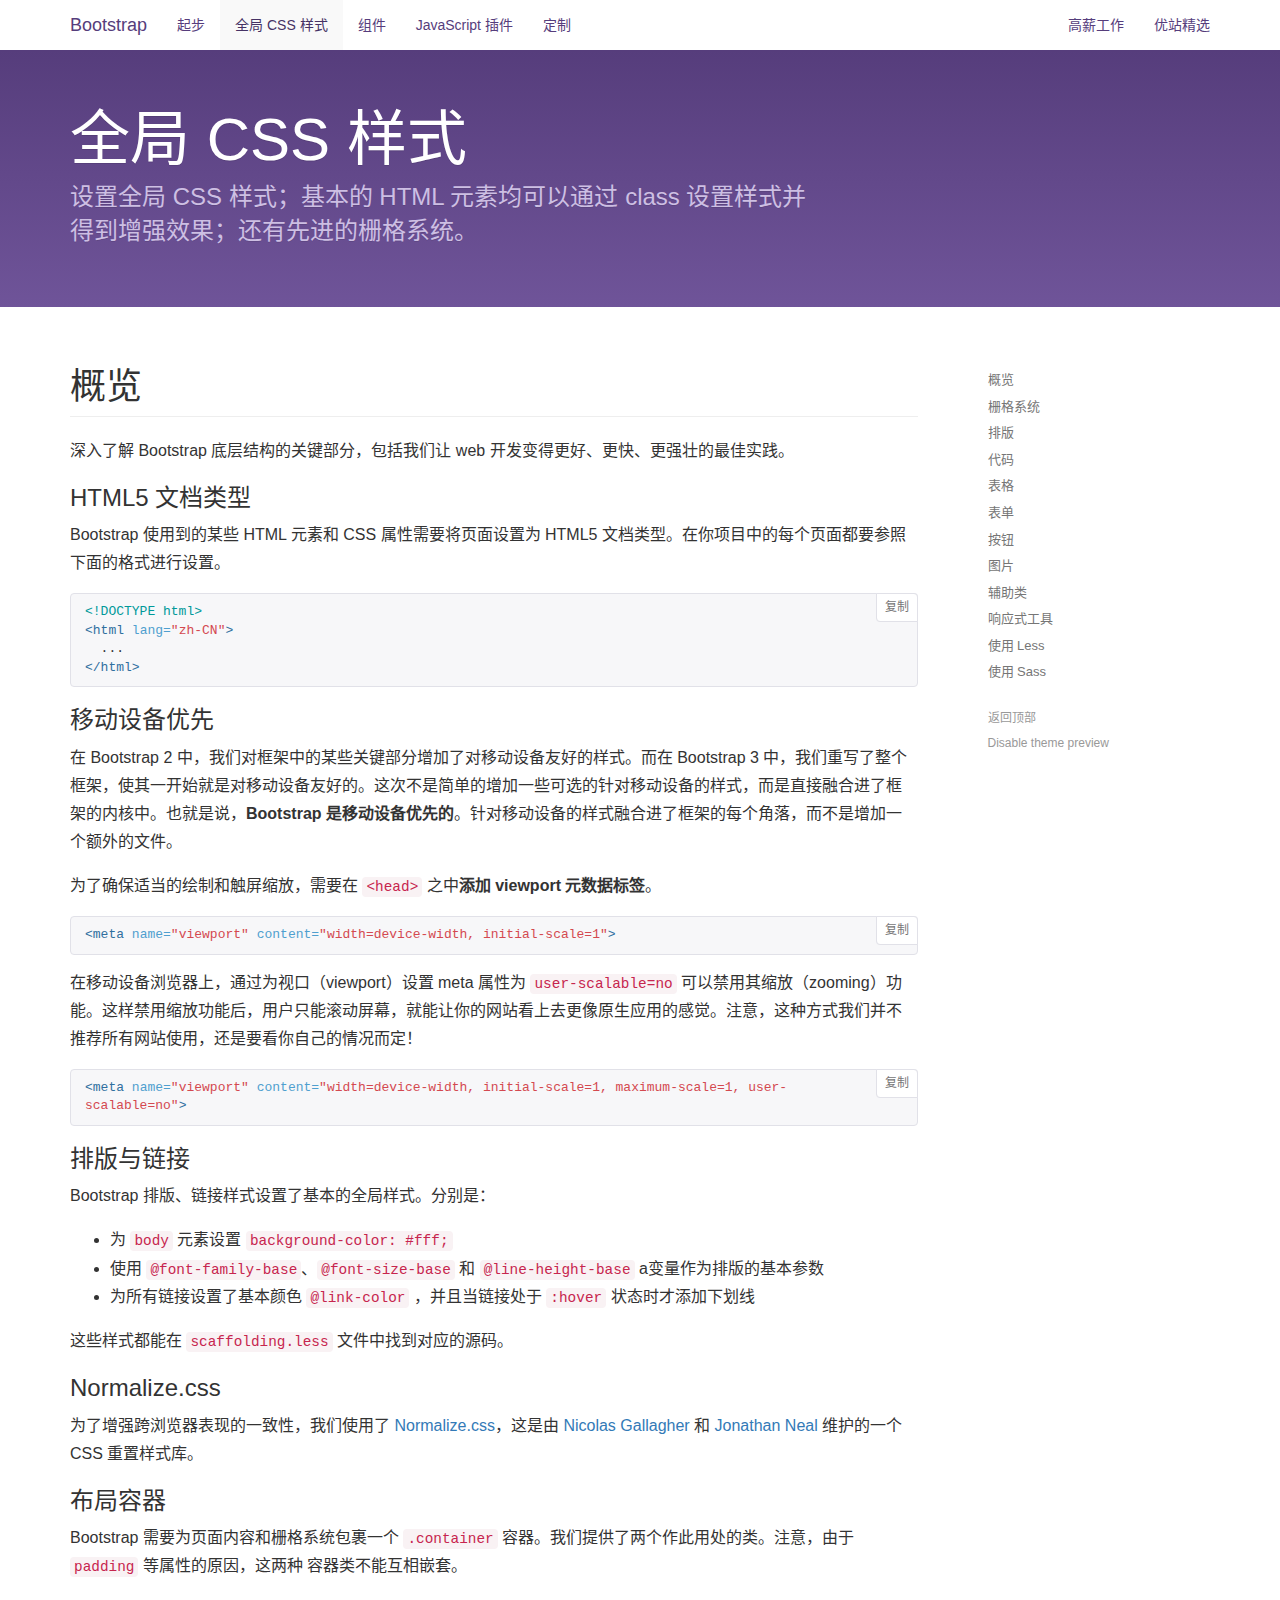
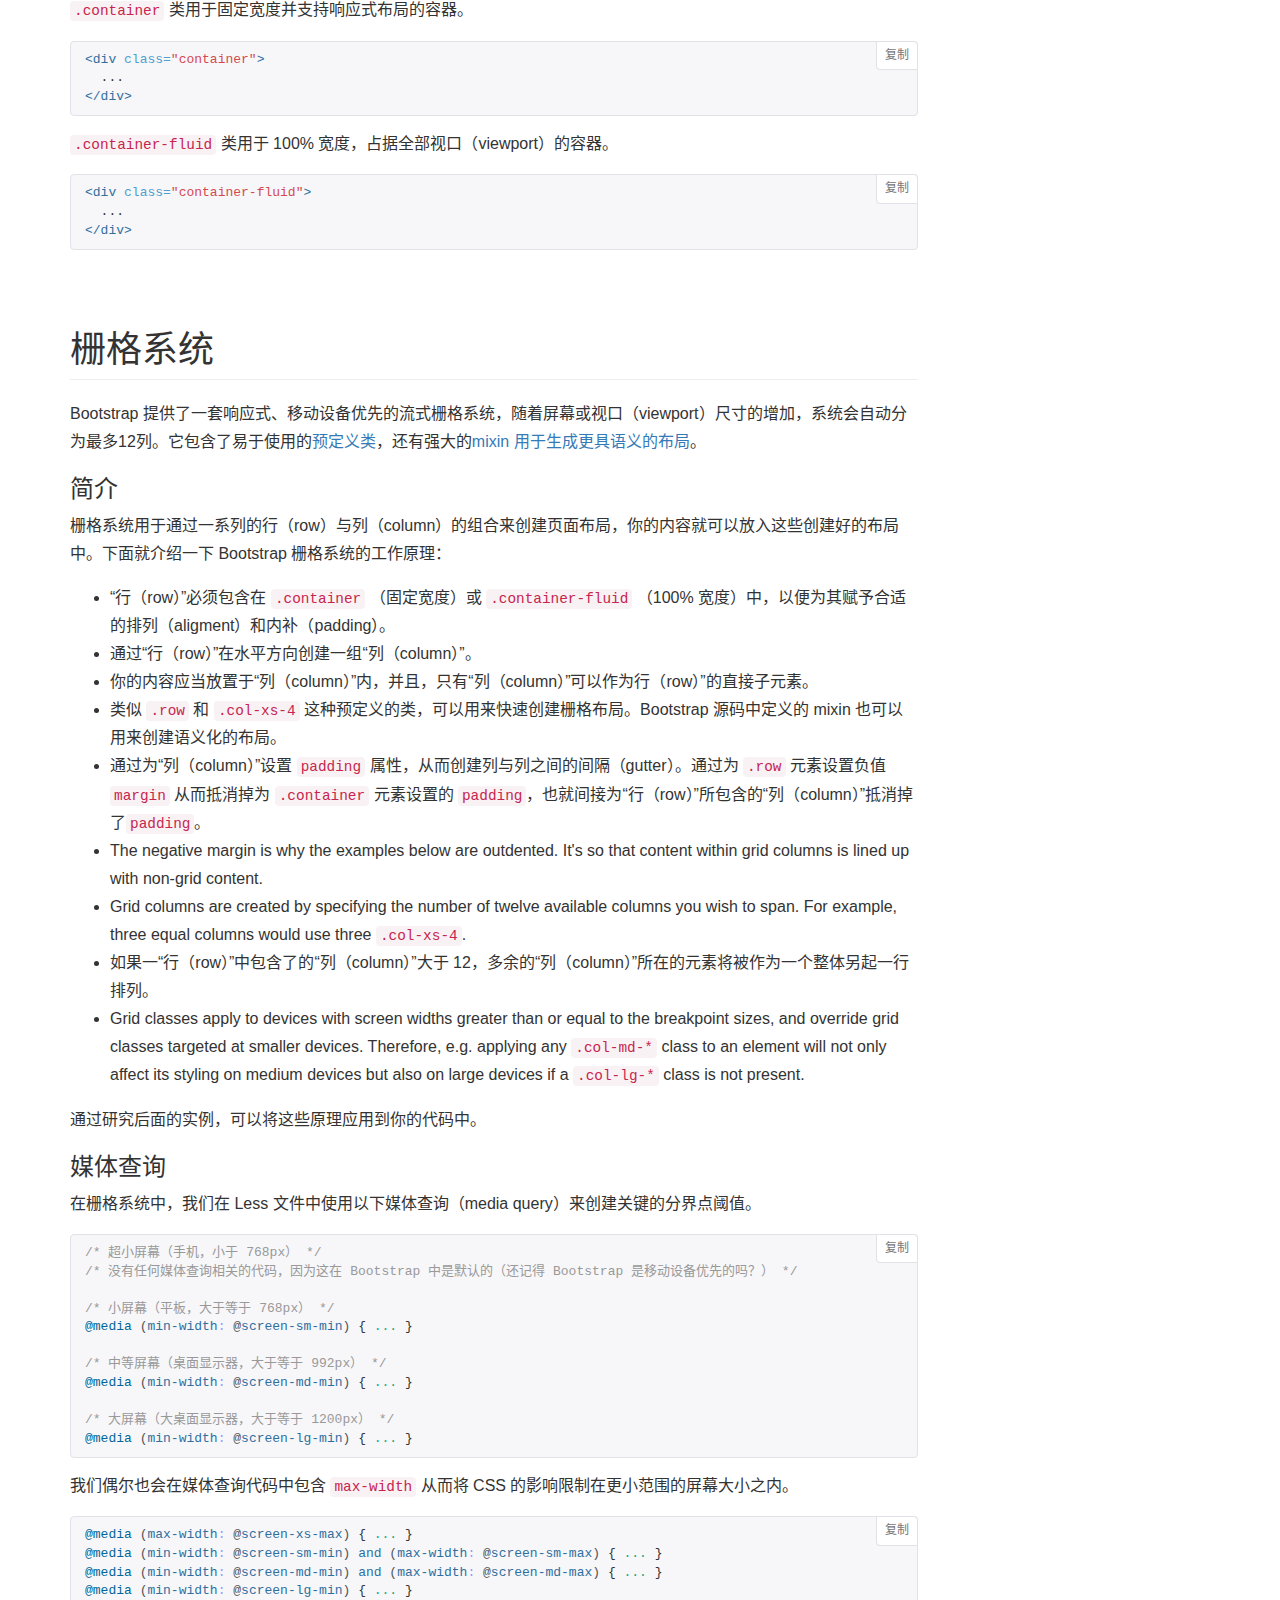
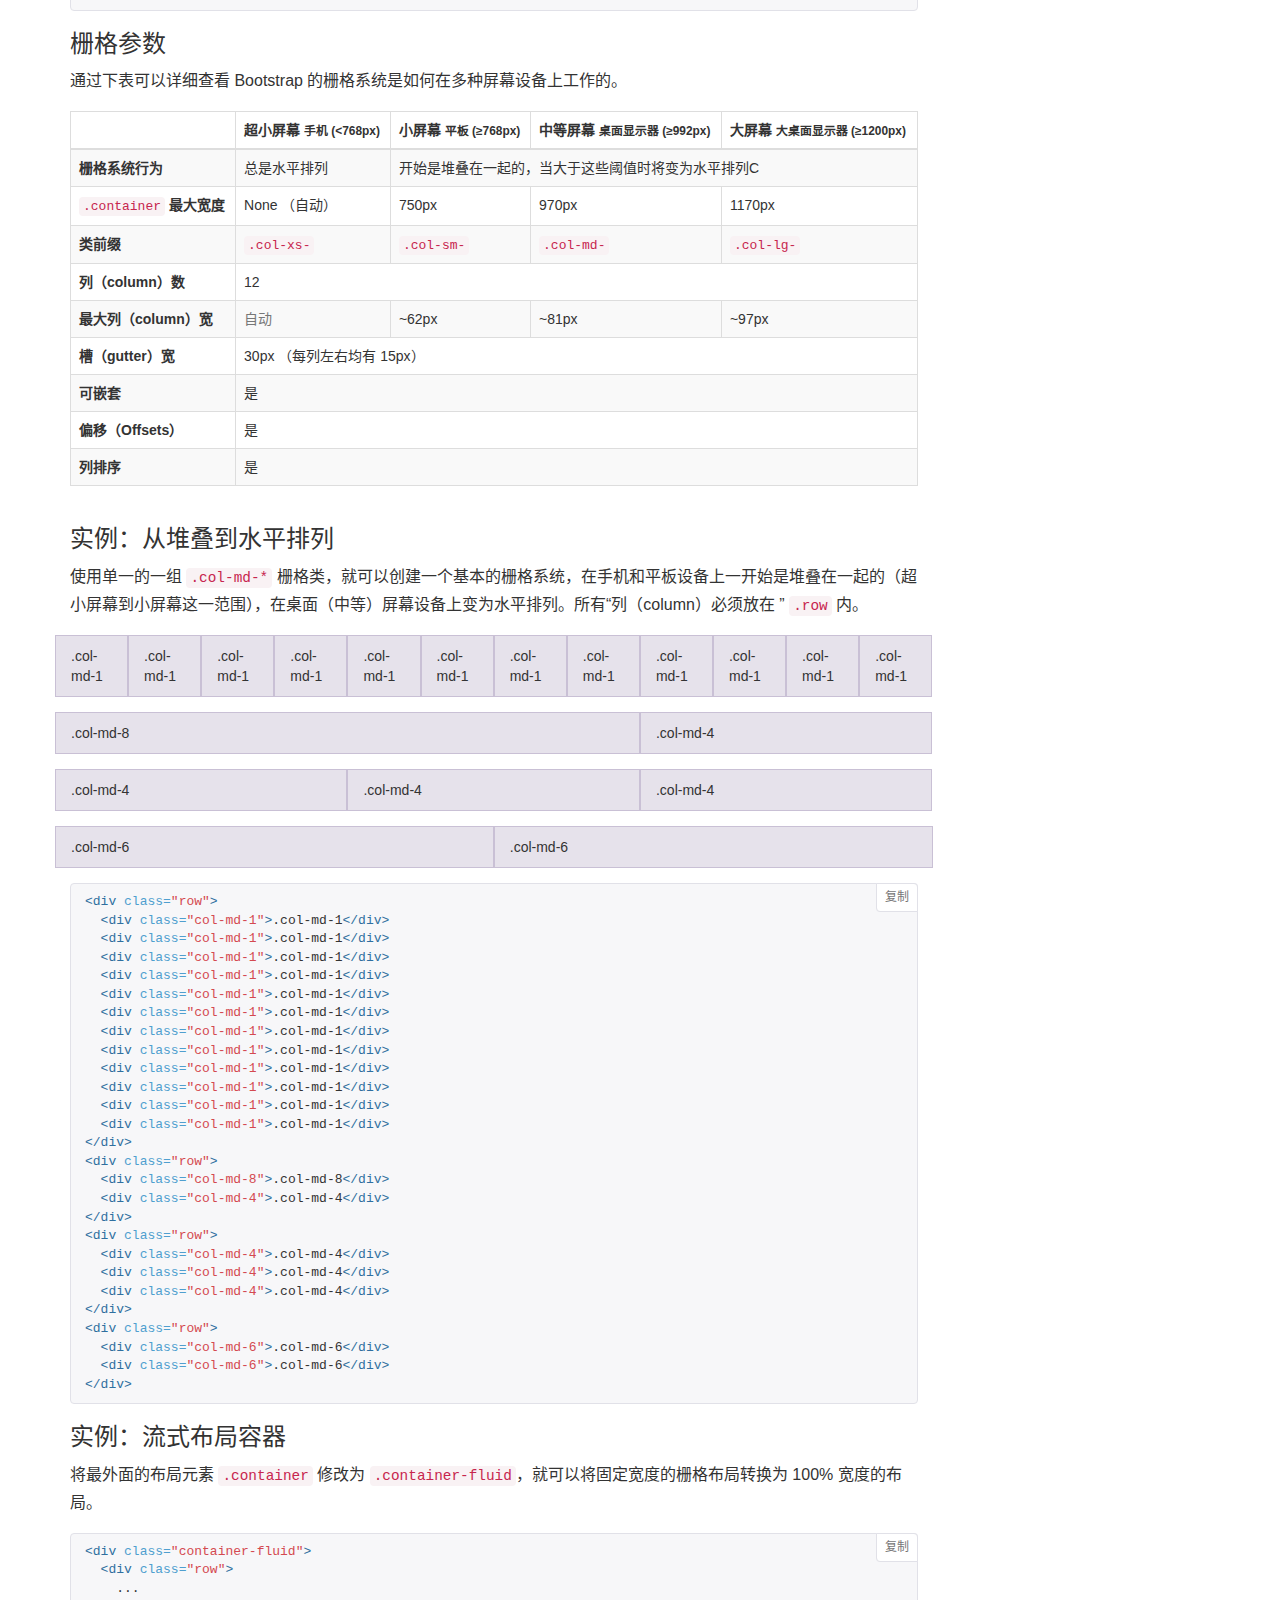
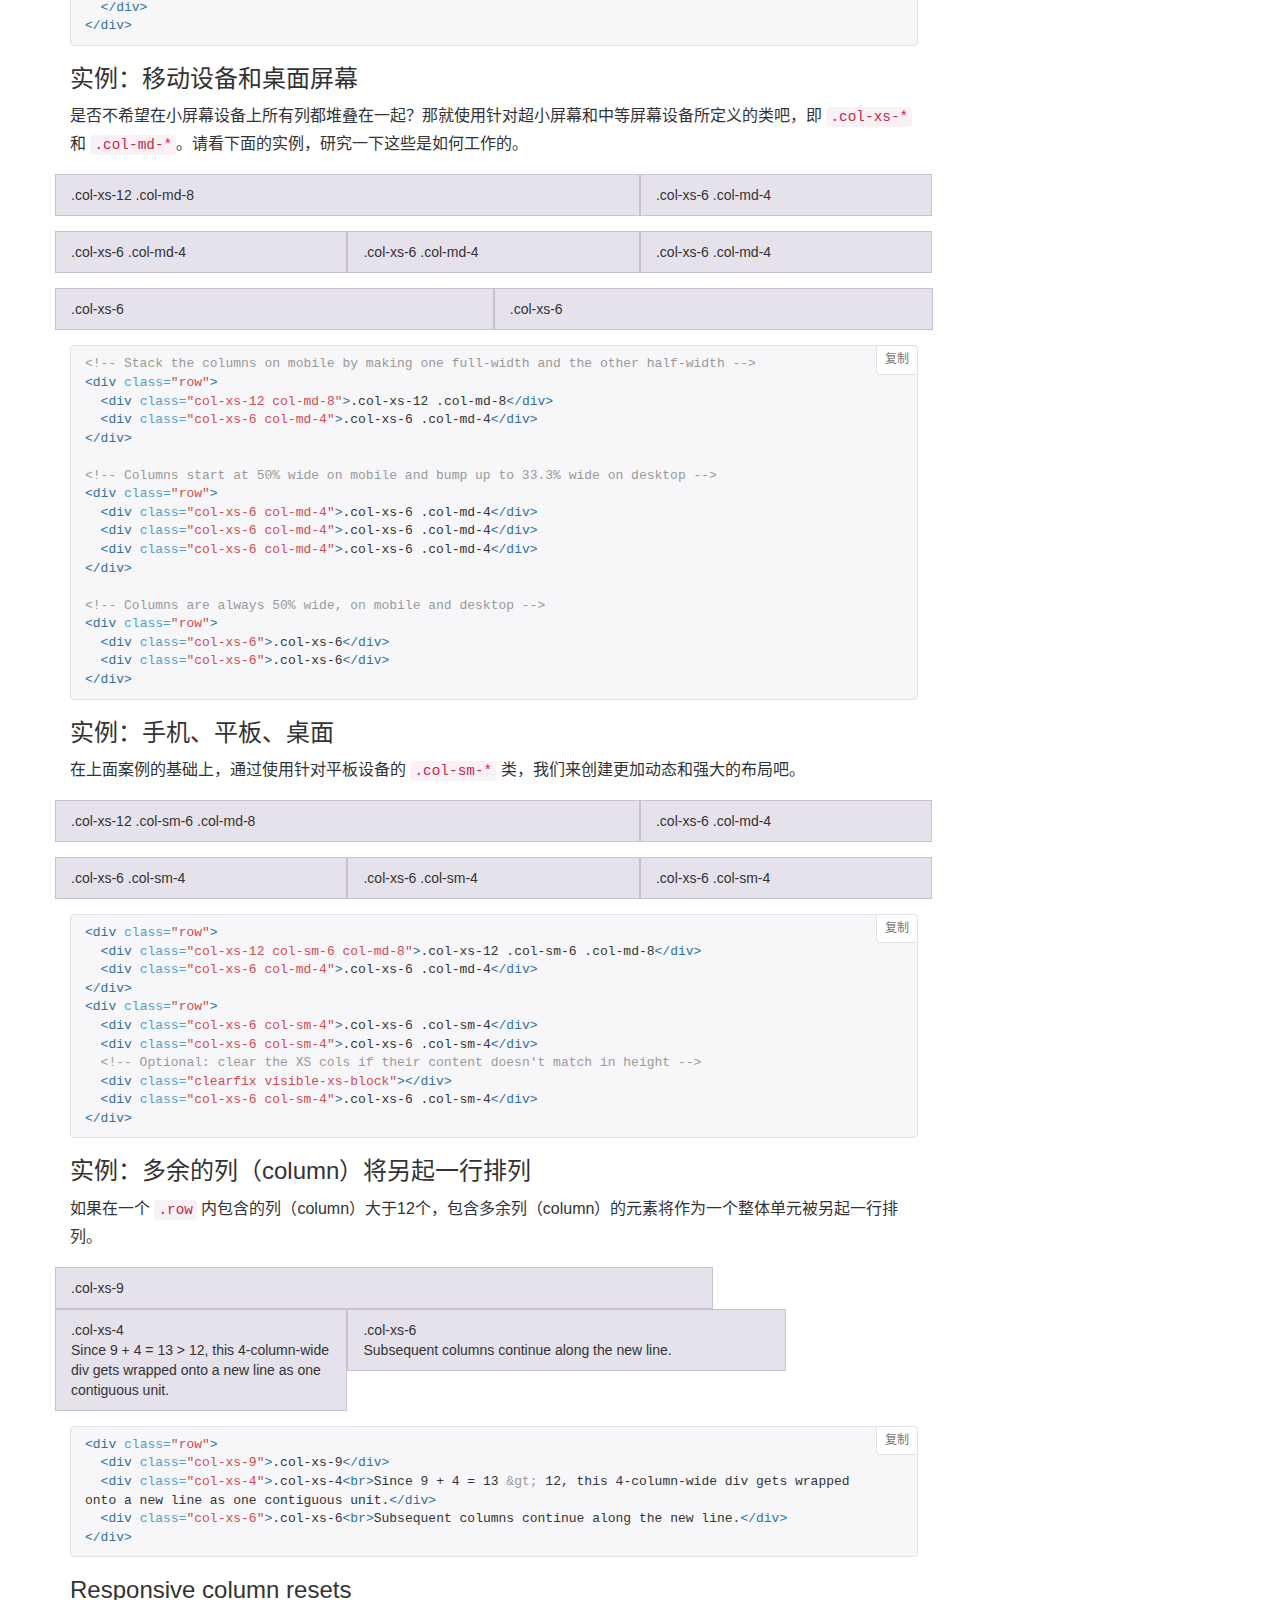
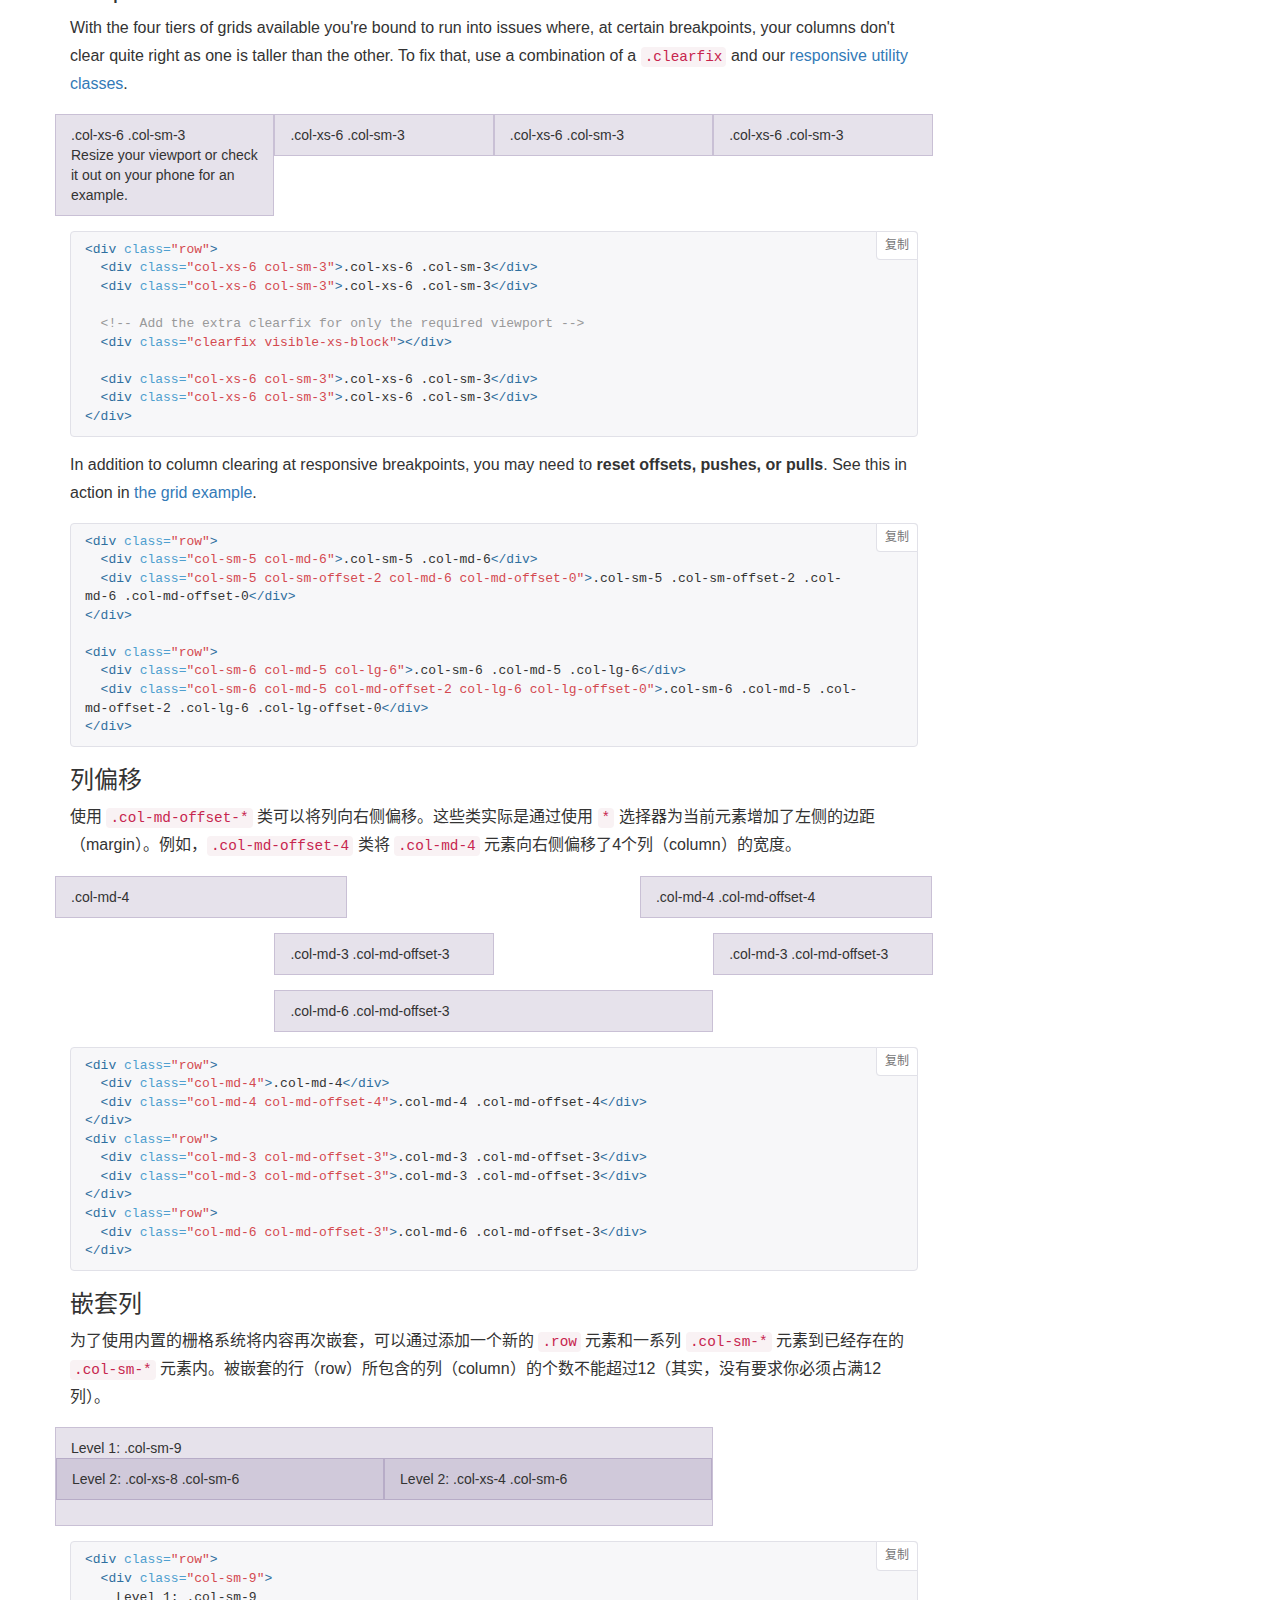
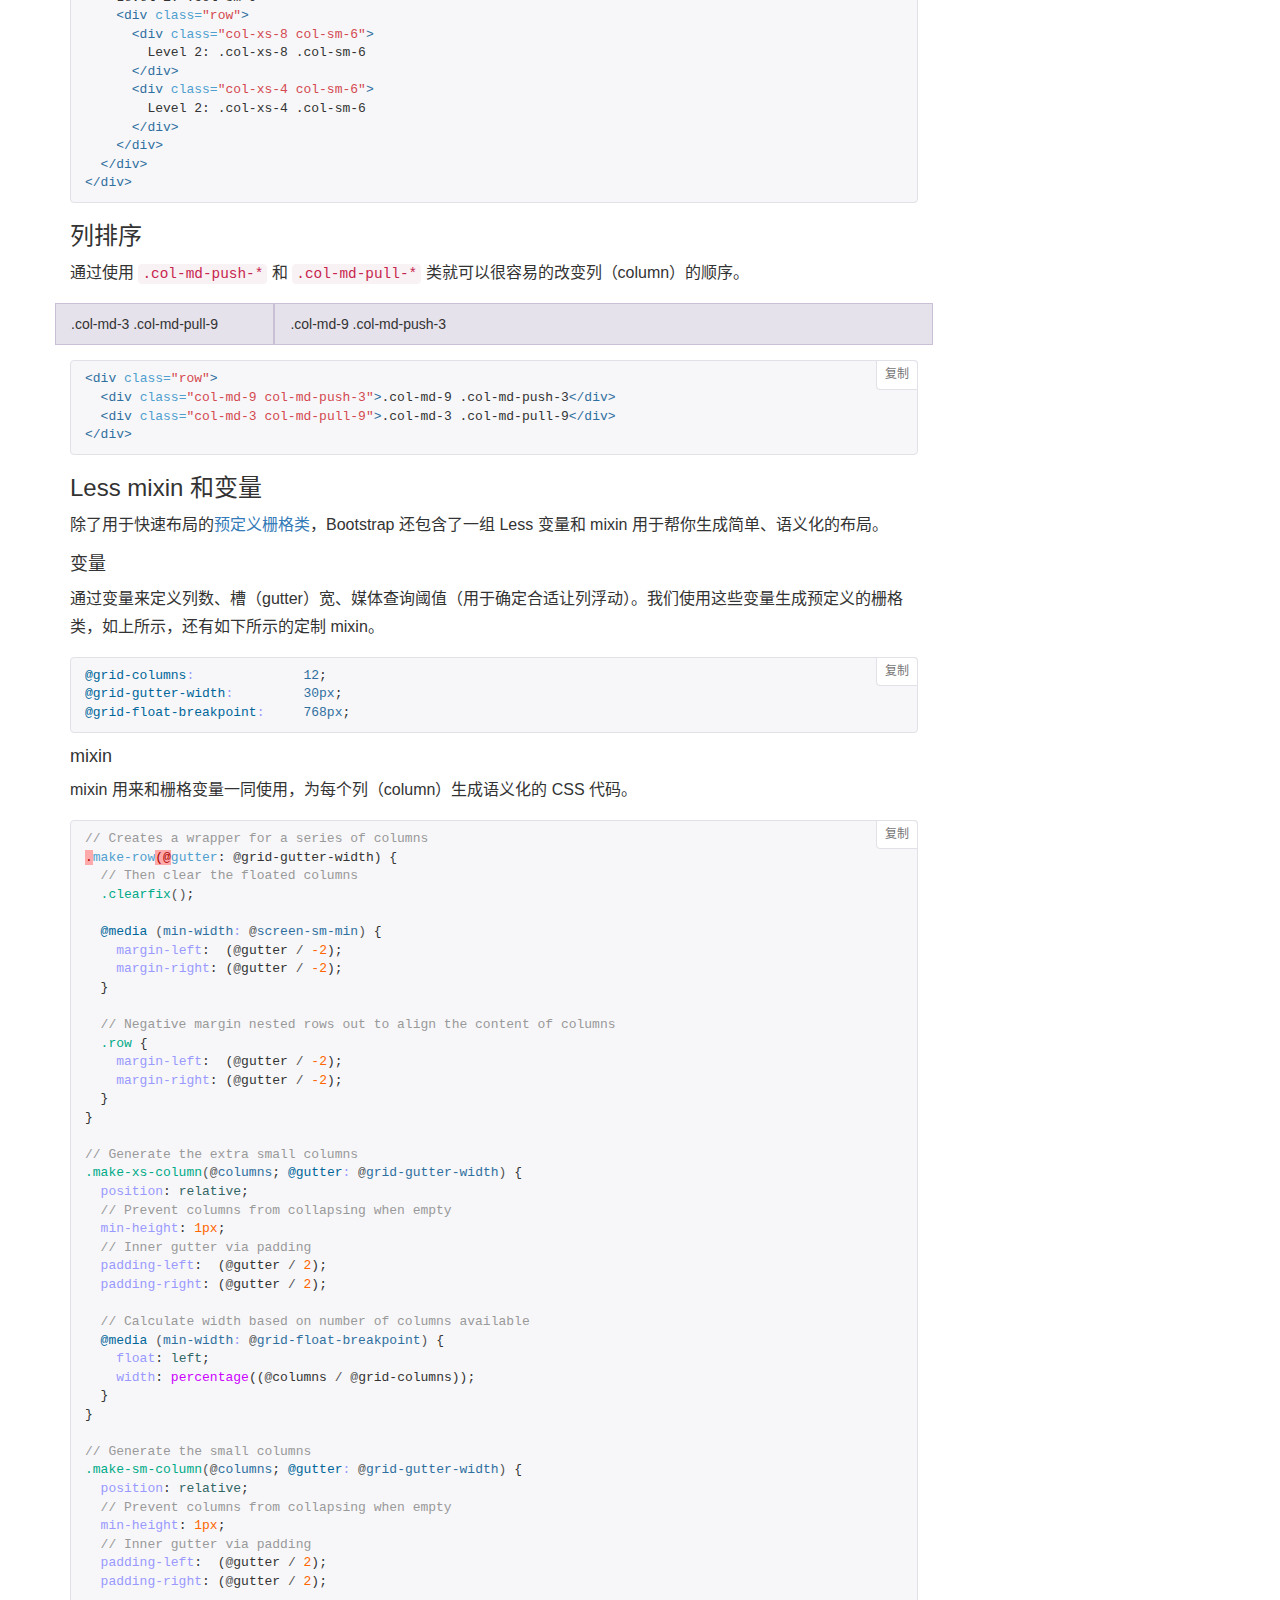
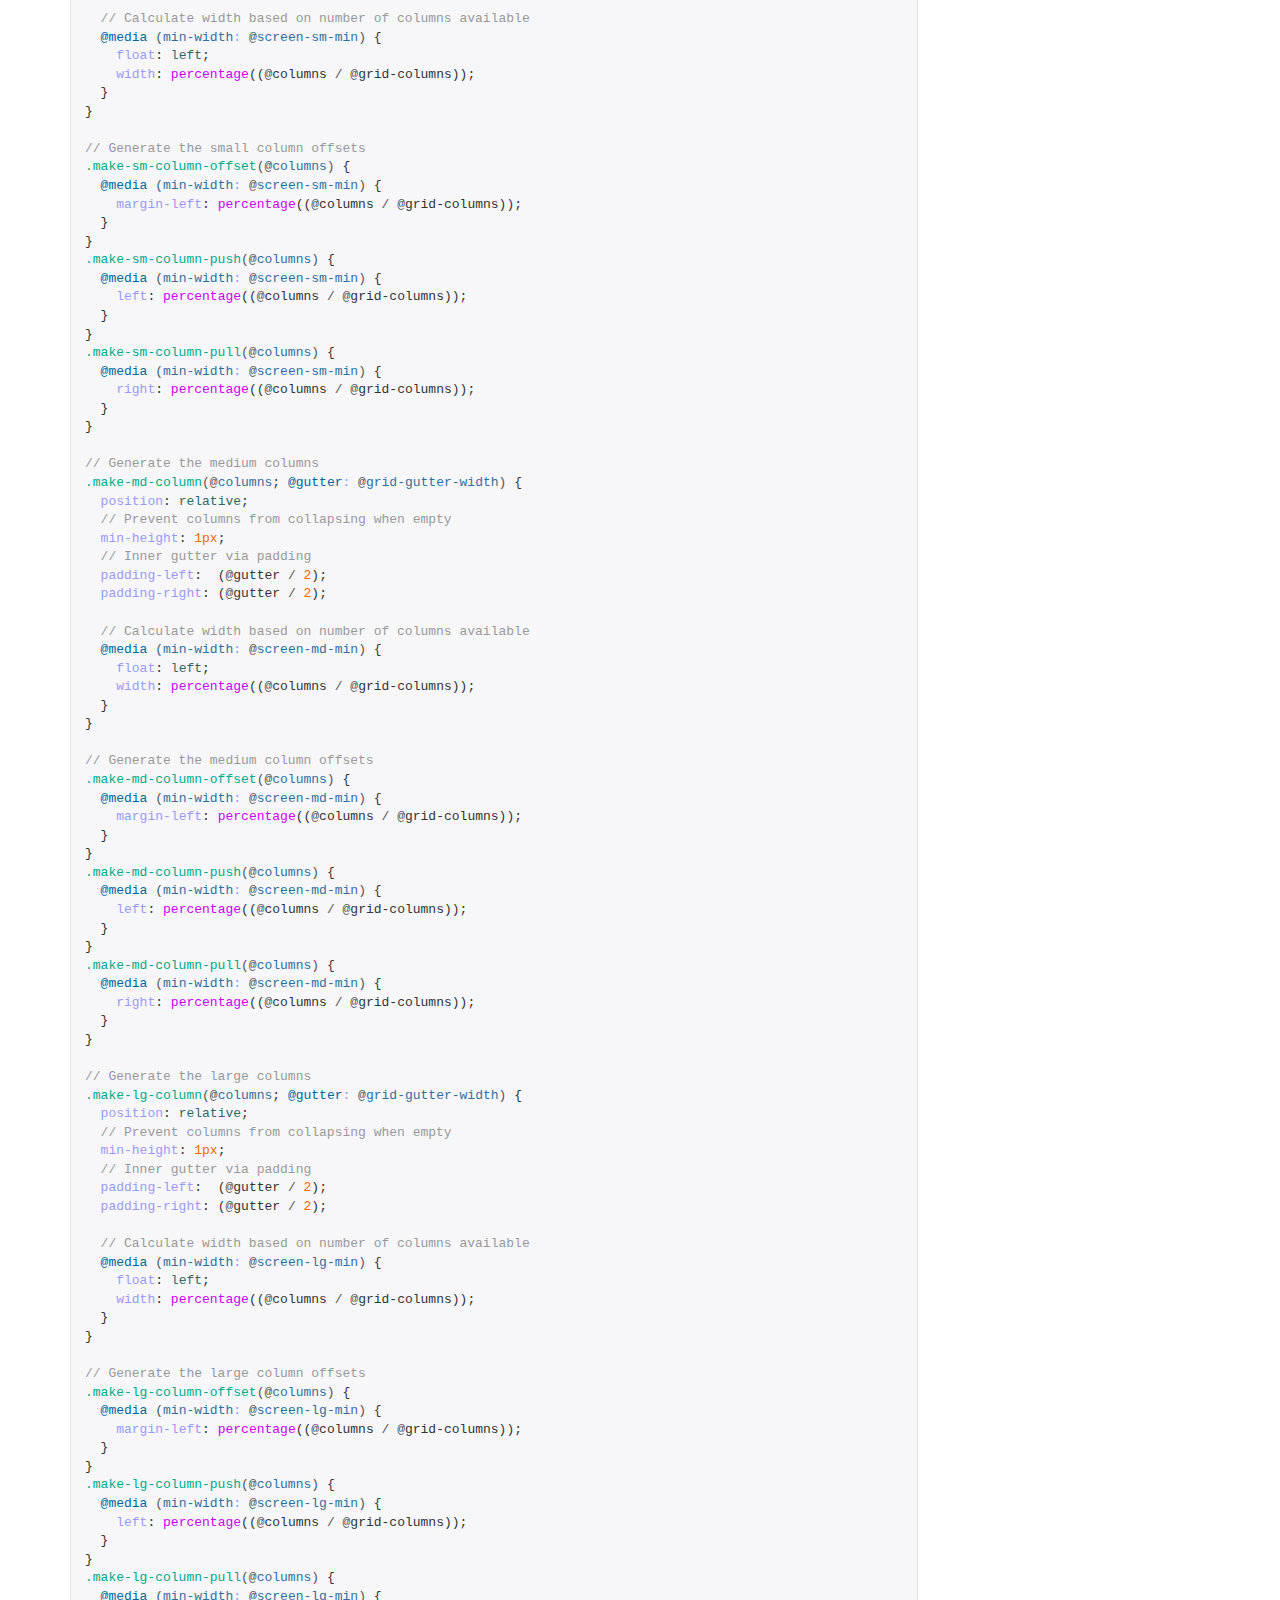
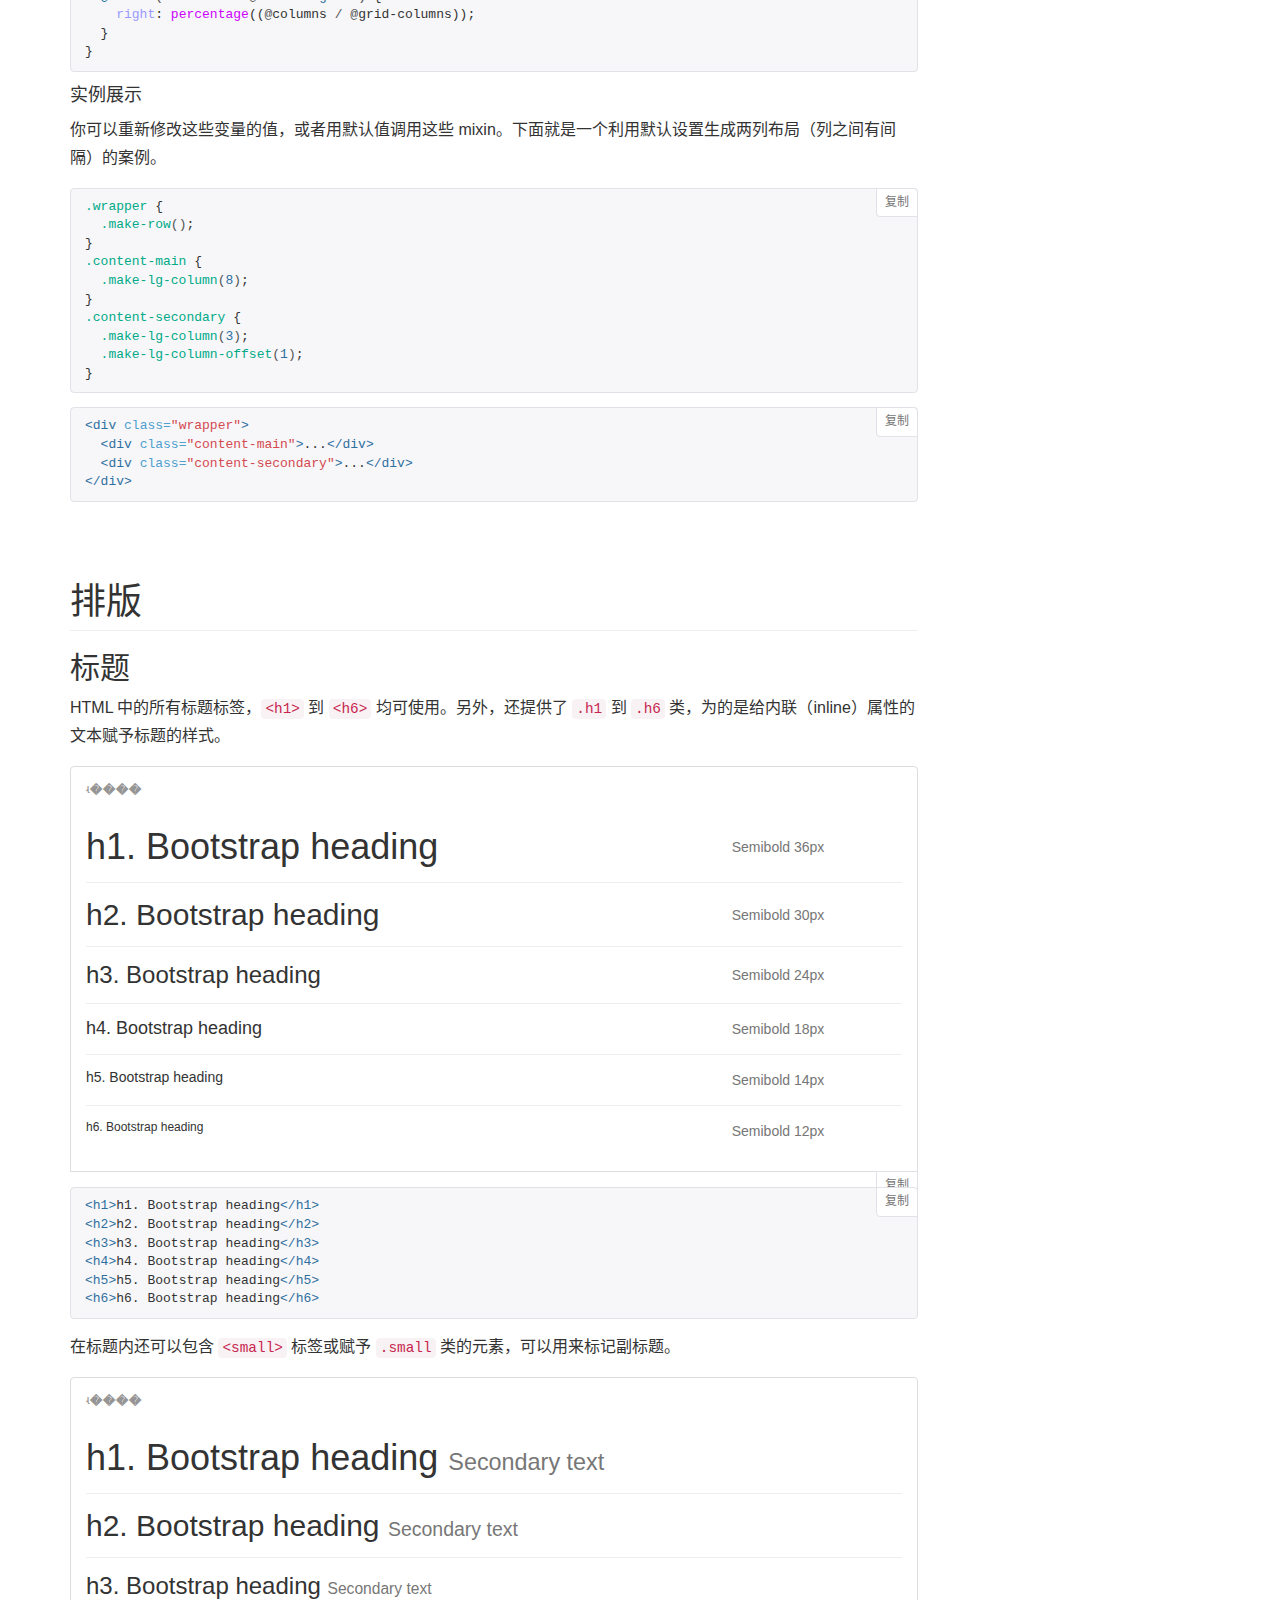
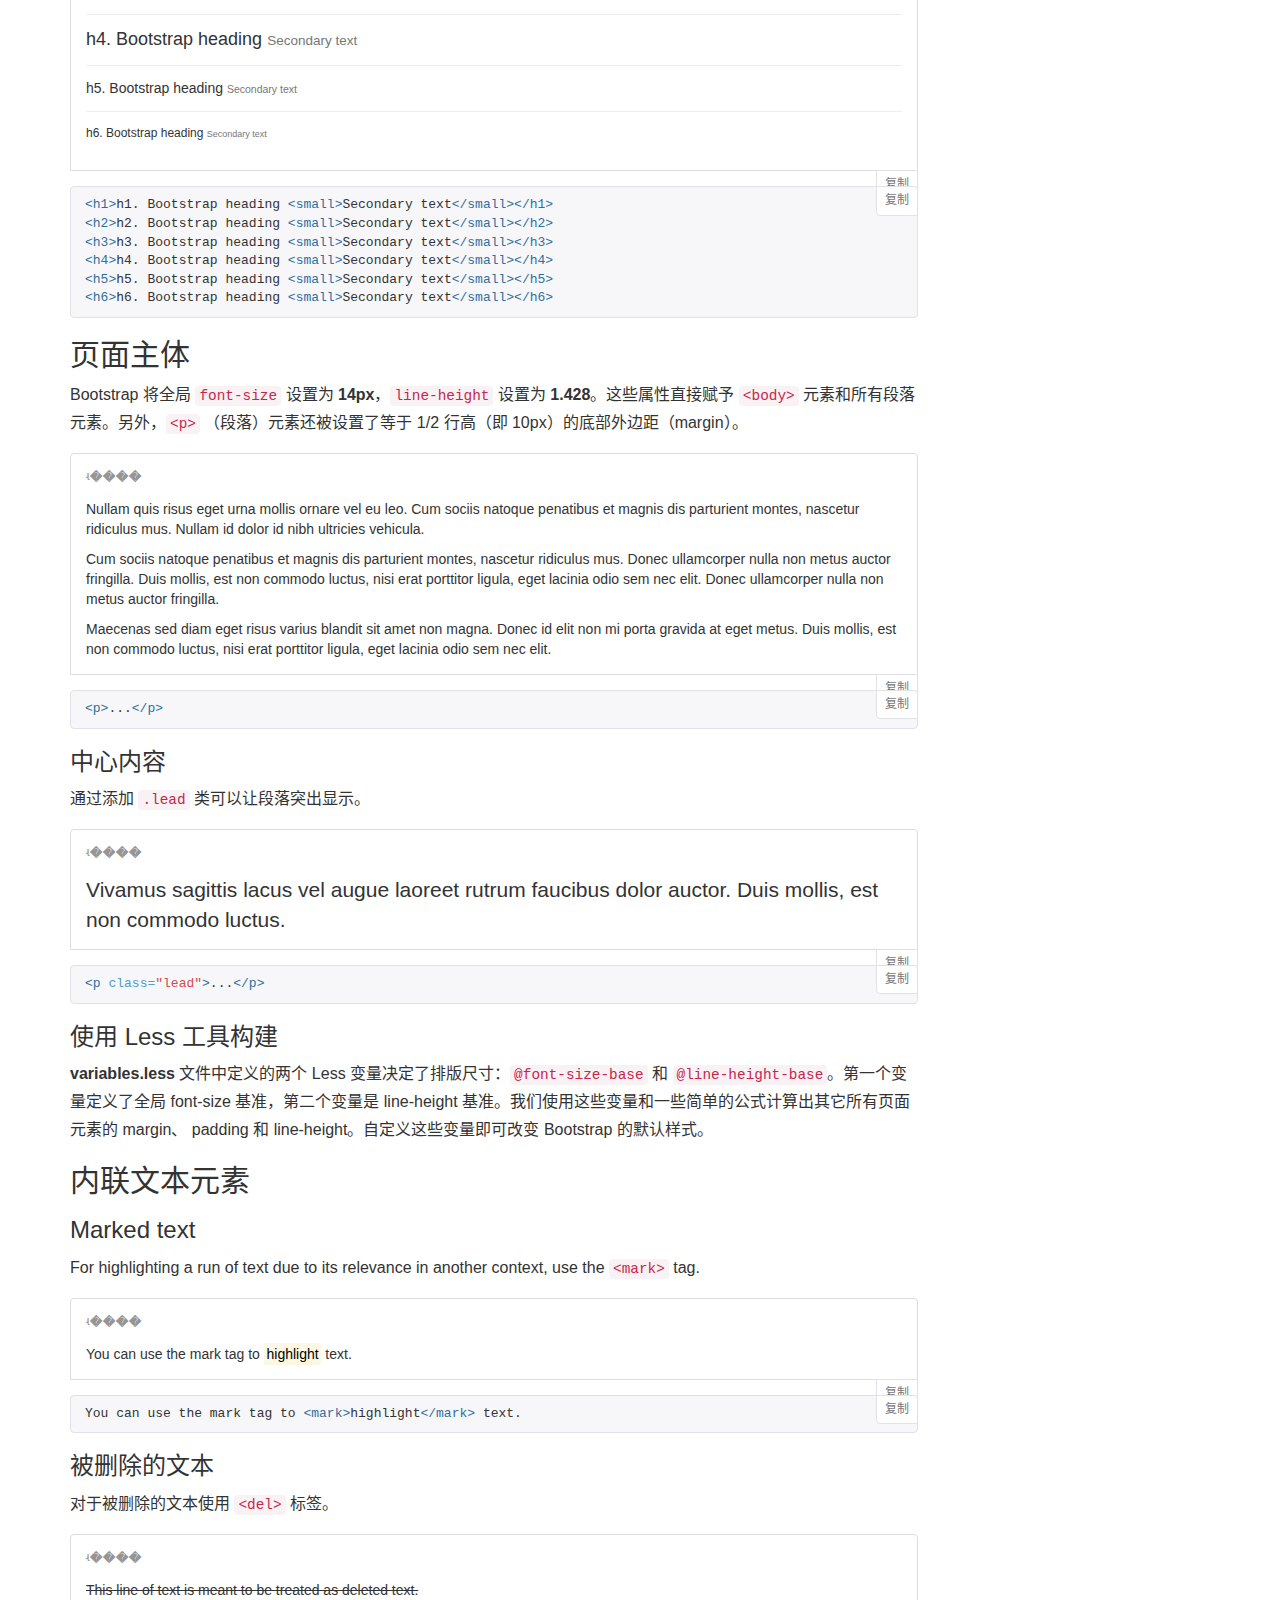
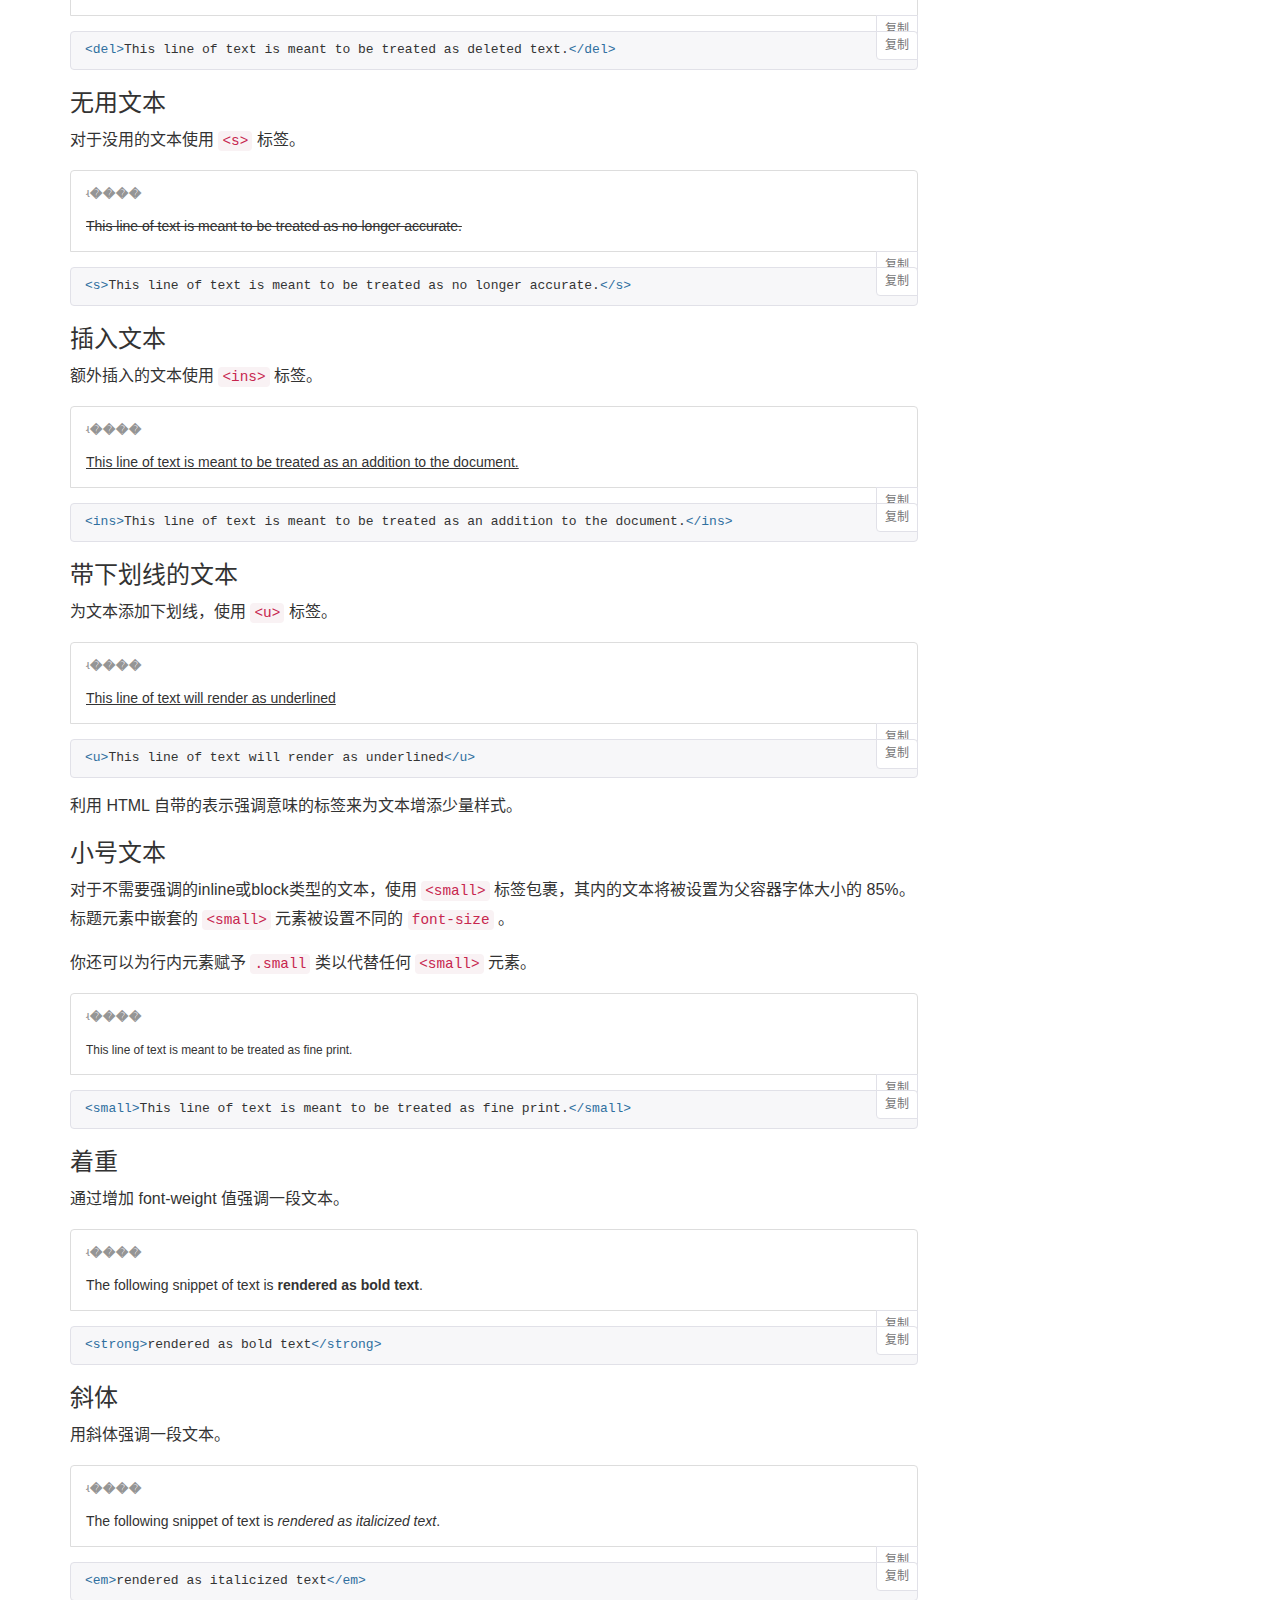
<file: 咨询/css/bootstrap3.2.2/全局 CSS 样式 · Bootstrap 中文文档.htm>
<!DOCTYPE html>
<!-- saved from url=(0026)全局 CSS 样式 · Bootstrap 中文文档.htm -->
<html lang="zh-cn"><head><meta http-equiv="Content-Type" content="text/html; charset=UTF-8">
    <!-- Meta, title, CSS, favicons, etc. -->
    <meta charset="utf-8">
<meta http-equiv="X-UA-Compatible" content="IE=edge">
<meta name="viewport" content="width=device-width, initial-scale=1">
<meta name="description" content="Bootstrap - 简洁、直观、强悍、移动设备优先的前端开发框架，让web开发更迅速、简单。">
<meta name="keywords" content="HTML, CSS, JS, JavaScript, framework, bootstrap, front-end, frontend, web development">
<meta name="author" content="Mark Otto, Jacob Thornton, and Bootstrap contributors">
<meta name="author" content="王赛 &lt;wangsai@bootcss.com&gt;">

<title>
  
    全局 CSS 样式 · Bootstrap 中文文档
  
</title>

<!-- Bootstrap core CSS -->
<link href="./css/bootstrap.min.css" rel="stylesheet">

  <!-- Optional Bootstrap Theme -->
  <link href="./css/bootstrap-theme.min.css" data-href="./css/bootstrap-theme.min.css" rel="stylesheet" id="bs-theme-stylesheet">

<link href="./css/patch.css" rel="stylesheet">

<!-- Documentation extras -->
<link href="./css/docs.min.css" rel="stylesheet">
<!--[if lt IE 9]><script src="../assets/js/ie8-responsive-file-warning.js"></script><![endif]-->
<script src="./全局 CSS 样式 · Bootstrap 中文文档_files/ie-emulation-modes-warning.js"></script>

<!-- HTML5 shim and Respond.js for IE8 support of HTML5 elements and media queries -->
<!--[if lt IE 9]>
  <script src="http://cdn.bootcss.com/html5shiv/3.7.2/html5shiv.min.js"></script>
  <script src="http://cdn.bootcss.com/respond.js/1.4.2/respond.min.js"></script>
<![endif]-->

<!-- Favicons -->
<link rel="apple-touch-icon" href="http://v3.bootcss.com/apple-touch-icon.png">
<link rel="icon" href="http://v3.bootcss.com/favicon.ico">
<script>
  var _hmt = _hmt || [];
</script>
  </head>
  <body>
    <a id="skippy" class="sr-only sr-only-focusable" href="全局 CSS 样式 · Bootstrap 中文文档.htm#content"><div class="container"><span class="skiplink-text">Skip to main content</span></div></a>

    <!-- Docs master nav -->
    <header class="navbar navbar-static-top bs-docs-nav" id="top" role="banner">
  <div class="container">
    <div class="navbar-header">
      <button class="navbar-toggle collapsed" type="button" data-toggle="collapse" data-target=".bs-navbar-collapse">
        <span class="sr-only">Toggle navigation</span>
        <span class="icon-bar"></span>
        <span class="icon-bar"></span>
        <span class="icon-bar"></span>
      </button>
      <a href="http://v3.bootcss.com/" class="navbar-brand">Bootstrap</a>
    </div>
    <nav class="collapse navbar-collapse bs-navbar-collapse">
      <ul class="nav navbar-nav">
        <li>
          <a href="起步 · Bootstrap 中文文档.htm">起步</a>
        </li>
        <li class="active">
          <a href="全局 CSS 样式 · Bootstrap 中文文档.htm">全局 CSS 样式</a>
        </li>
        <li>
          <a href="组件 · Bootstrap 中文文档.htm">组件</a>
        </li>
        <li>
          <a href="JavaScript 插件 · Bootstrap 中文文档.htm">JavaScript 插件</a>
        </li>
        <li>
          <a href="定制并下载 Bootstrap · Bootstrap 中文文档.htm">定制</a>
        </li>
      </ul>
      <ul class="nav navbar-nav navbar-right">
        <li><a href="http://job.bootcss.com/" onclick="_hmt.push([&#39;_trackEvent&#39;, &#39;docv3-navbar&#39;, &#39;click&#39;, &#39;doc-home-navbar-job&#39;])" target="_blank">高薪工作</a></li>
        <li><a href="http://expo.bootcss.com/" onclick="_hmt.push([&#39;_trackEvent&#39;, &#39;docv3-navbar&#39;, &#39;click&#39;, &#39;doc-home-navbar-expo&#39;])" target="_blank">优站精选</a></li>
      </ul>
    </nav>
  </div>
</header>


    <!-- Docs page layout -->
    <div class="bs-docs-header" id="content">
      <div class="container">
        <h1>全局 CSS 样式</h1>
        <p>设置全局 CSS 样式；基本的 HTML 元素均可以通过 class 设置样式并得到增强效果；还有先进的栅格系统。</p>
      </div>
    </div>

    <div class="container bs-docs-container">

      <div class="row">
        <div class="col-md-9" role="main">
          <div class="bs-docs-section">
  <h1 id="overview" class="page-header">概览</h1>

  <p class="lead">深入了解 Bootstrap 底层结构的关键部分，包括我们让 web 开发变得更好、更快、更强壮的最佳实践。</p>

  <h3 id="overview-doctype">HTML5 文档类型</h3>
  <p>Bootstrap 使用到的某些 HTML 元素和 CSS 属性需要将页面设置为 HTML5 文档类型。在你项目中的每个页面都要参照下面的格式进行设置。</p>
<div class="zero-clipboard"><span class="btn-clipboard">复制</span></div><div class="highlight"><pre><code class="language-html" data-lang="html"><span class="cp">&lt;!DOCTYPE html&gt;</span>
<span class="nt">&lt;html</span> <span class="na">lang=</span><span class="s">"zh-CN"</span><span class="nt">&gt;</span>
  ...
<span class="nt">&lt;/html&gt;</span></code></pre></div>

  <h3 id="overview-mobile">移动设备优先</h3>
  <p>在 Bootstrap 2 中，我们对框架中的某些关键部分增加了对移动设备友好的样式。而在 Bootstrap 3 中，我们重写了整个框架，使其一开始就是对移动设备友好的。这次不是简单的增加一些可选的针对移动设备的样式，而是直接融合进了框架的内核中。也就是说，<strong>Bootstrap 是移动设备优先的</strong>。针对移动设备的样式融合进了框架的每个角落，而不是增加一个额外的文件。</p>
  <p>为了确保适当的绘制和触屏缩放，需要在 <code>&lt;head&gt;</code> 之中<strong>添加 viewport 元数据标签</strong>。</p>
<div class="zero-clipboard"><span class="btn-clipboard">复制</span></div><div class="highlight"><pre><code class="language-html" data-lang="html"><span class="nt">&lt;meta</span> <span class="na">name=</span><span class="s">"viewport"</span> <span class="na">content=</span><span class="s">"width=device-width, initial-scale=1"</span><span class="nt">&gt;</span></code></pre></div>
  <p>在移动设备浏览器上，通过为视口（viewport）设置 meta 属性为 <code>user-scalable=no</code> 可以禁用其缩放（zooming）功能。这样禁用缩放功能后，用户只能滚动屏幕，就能让你的网站看上去更像原生应用的感觉。注意，这种方式我们并不推荐所有网站使用，还是要看你自己的情况而定！</p>
<div class="zero-clipboard"><span class="btn-clipboard">复制</span></div><div class="highlight"><pre><code class="language-html" data-lang="html"><span class="nt">&lt;meta</span> <span class="na">name=</span><span class="s">"viewport"</span> <span class="na">content=</span><span class="s">"width=device-width, initial-scale=1, maximum-scale=1, user-scalable=no"</span><span class="nt">&gt;</span></code></pre></div>

  <h3 id="overview-type-links">排版与链接</h3>
  <p>Bootstrap 排版、链接样式设置了基本的全局样式。分别是：</p>
  <ul>
    <li>为 <code>body</code> 元素设置 <code>background-color: #fff;</code></li>
    <li>使用 <code>@font-family-base</code>、<code>@font-size-base</code> 和 <code>@line-height-base</code> a变量作为排版的基本参数</li>
    <li>为所有链接设置了基本颜色 <code>@link-color</code> ，并且当链接处于 <code>:hover</code> 状态时才添加下划线</li>
  </ul>
  <p>这些样式都能在 <code>scaffolding.less</code> 文件中找到对应的源码。</p>

  <h3 id="overview-normalize">Normalize.css</h3>
  <p>为了增强跨浏览器表现的一致性，我们使用了 <a href="http://necolas.github.io/normalize.css/" target="_blank">Normalize.css</a>，这是由 <a href="https://twitter.com/necolas" target="_blank">Nicolas Gallagher</a> 和 <a href="https://twitter.com/jon_neal" target="_blank">Jonathan Neal</a> 维护的一个CSS 重置样式库。</p>

  <h3 id="overview-container">布局容器</h3>
  <p>Bootstrap 需要为页面内容和栅格系统包裹一个 <code>.container</code> 容器。我们提供了两个作此用处的类。注意，由于 <code>padding</code> 等属性的原因，这两种 容器类不能互相嵌套。</p>
  <p><code>.container</code> 类用于固定宽度并支持响应式布局的容器。</p>
<div class="zero-clipboard"><span class="btn-clipboard">复制</span></div><div class="highlight"><pre><code class="language-html" data-lang="html"><span class="nt">&lt;div</span> <span class="na">class=</span><span class="s">"container"</span><span class="nt">&gt;</span>
  ...
<span class="nt">&lt;/div&gt;</span></code></pre></div>
  <p><code>.container-fluid</code> 类用于 100% 宽度，占据全部视口（viewport）的容器。</p>
<div class="zero-clipboard"><span class="btn-clipboard">复制</span></div><div class="highlight"><pre><code class="language-html" data-lang="html"><span class="nt">&lt;div</span> <span class="na">class=</span><span class="s">"container-fluid"</span><span class="nt">&gt;</span>
  ...
<span class="nt">&lt;/div&gt;</span></code></pre></div>
</div>

<div class="bs-docs-section">
  <h1 id="grid" class="page-header">栅格系统</h1>

  <p class="lead">Bootstrap 提供了一套响应式、移动设备优先的流式栅格系统，随着屏幕或视口（viewport）尺寸的增加，系统会自动分为最多12列。它包含了易于使用的<a href="全局 CSS 样式 · Bootstrap 中文文档.htm#grid-example-basic">预定义类</a>，还有强大的<a href="全局 CSS 样式 · Bootstrap 中文文档.htm#grid-less">mixin 用于生成更具语义的布局</a>。</p>

  <h3 id="grid-intro">简介</h3>
  <p>栅格系统用于通过一系列的行（row）与列（column）的组合来创建页面布局，你的内容就可以放入这些创建好的布局中。下面就介绍一下 Bootstrap 栅格系统的工作原理：</p>
  <ul>
    <li>“行（row）”必须包含在 <code>.container</code> （固定宽度）或 <code>.container-fluid</code> （100% 宽度）中，以便为其赋予合适的排列（aligment）和内补（padding）。</li>
    <li>通过“行（row）”在水平方向创建一组“列（column）”。</li>
    <li>你的内容应当放置于“列（column）”内，并且，只有“列（column）”可以作为行（row）”的直接子元素。</li>
    <li>类似 <code>.row</code> 和 <code>.col-xs-4</code> 这种预定义的类，可以用来快速创建栅格布局。Bootstrap 源码中定义的 mixin 也可以用来创建语义化的布局。</li>
    <li>通过为“列（column）”设置 <code>padding</code> 属性，从而创建列与列之间的间隔（gutter）。通过为 <code>.row</code> 元素设置负值 <code>margin</code> 从而抵消掉为 <code>.container</code> 元素设置的 <code>padding</code>，也就间接为“行（row）”所包含的“列（column）”抵消掉了<code>padding</code>。</li>
    <li>The negative margin is why the examples below are outdented. It's so that content within grid columns is lined up with non-grid content.</li>
    <li>Grid columns are created by specifying the number of twelve available columns you wish to span. For example, three equal columns would use three <code>.col-xs-4</code>.</li>
    <li>如果一“行（row）”中包含了的“列（column）”大于 12，多余的“列（column）”所在的元素将被作为一个整体另起一行排列。</li>
    <li>Grid classes apply to devices with screen widths greater than or equal to the breakpoint sizes, and override grid classes targeted at smaller devices. Therefore, e.g. applying any <code>.col-md-*</code> class to an element will not only affect its styling on medium devices but also on large devices if a <code>.col-lg-*</code> class is not present.</li>
  </ul>
  <p>通过研究后面的实例，可以将这些原理应用到你的代码中。</p>

  <h3 id="grid-media-queries">媒体查询</h3>
  <p>在栅格系统中，我们在 Less 文件中使用以下媒体查询（media query）来创建关键的分界点阈值。</p>
<div class="zero-clipboard"><span class="btn-clipboard">复制</span></div><div class="highlight"><pre><code class="language-scss" data-lang="scss"><span class="cm">/* 超小屏幕（手机，小于 768px） */</span>
<span class="cm">/* 没有任何媒体查询相关的代码，因为这在 Bootstrap 中是默认的（还记得 Bootstrap 是移动设备优先的吗？） */</span>

<span class="cm">/* 小屏幕（平板，大于等于 768px） */</span>
<span class="k">@media</span> <span class="o">(</span><span class="nt">min-width</span><span class="nd">:</span> <span class="o">@</span><span class="nt">screen-sm-min</span><span class="o">)</span> <span class="p">{</span> <span class="nc">...</span> <span class="p">}</span>

<span class="cm">/* 中等屏幕（桌面显示器，大于等于 992px） */</span>
<span class="k">@media</span> <span class="o">(</span><span class="nt">min-width</span><span class="nd">:</span> <span class="o">@</span><span class="nt">screen-md-min</span><span class="o">)</span> <span class="p">{</span> <span class="nc">...</span> <span class="p">}</span>

<span class="cm">/* 大屏幕（大桌面显示器，大于等于 1200px） */</span>
<span class="k">@media</span> <span class="o">(</span><span class="nt">min-width</span><span class="nd">:</span> <span class="o">@</span><span class="nt">screen-lg-min</span><span class="o">)</span> <span class="p">{</span> <span class="nc">...</span> <span class="p">}</span></code></pre></div>
  <p>我们偶尔也会在媒体查询代码中包含 <code>max-width</code> 从而将 CSS 的影响限制在更小范围的屏幕大小之内。</p>
<div class="zero-clipboard"><span class="btn-clipboard">复制</span></div><div class="highlight"><pre><code class="language-scss" data-lang="scss"><span class="k">@media</span> <span class="o">(</span><span class="nt">max-width</span><span class="nd">:</span> <span class="o">@</span><span class="nt">screen-xs-max</span><span class="o">)</span> <span class="p">{</span> <span class="nc">...</span> <span class="p">}</span>
<span class="k">@media</span> <span class="o">(</span><span class="nt">min-width</span><span class="nd">:</span> <span class="o">@</span><span class="nt">screen-sm-min</span><span class="o">)</span> <span class="nt">and</span> <span class="o">(</span><span class="nt">max-width</span><span class="nd">:</span> <span class="o">@</span><span class="nt">screen-sm-max</span><span class="o">)</span> <span class="p">{</span> <span class="nc">...</span> <span class="p">}</span>
<span class="k">@media</span> <span class="o">(</span><span class="nt">min-width</span><span class="nd">:</span> <span class="o">@</span><span class="nt">screen-md-min</span><span class="o">)</span> <span class="nt">and</span> <span class="o">(</span><span class="nt">max-width</span><span class="nd">:</span> <span class="o">@</span><span class="nt">screen-md-max</span><span class="o">)</span> <span class="p">{</span> <span class="nc">...</span> <span class="p">}</span>
<span class="k">@media</span> <span class="o">(</span><span class="nt">min-width</span><span class="nd">:</span> <span class="o">@</span><span class="nt">screen-lg-min</span><span class="o">)</span> <span class="p">{</span> <span class="nc">...</span> <span class="p">}</span></code></pre></div>

  <h3 id="grid-options">栅格参数</h3>
  <p>通过下表可以详细查看 Bootstrap 的栅格系统是如何在多种屏幕设备上工作的。</p>
  <div class="table-responsive">
    <table class="table table-bordered table-striped">
      <thead>
        <tr>
          <th></th>
          <th>
            超小屏幕
            <small>手机 (&lt;768px)</small>
          </th>
          <th>
            小屏幕
            <small>平板 (≥768px)</small>
          </th>
          <th>
            中等屏幕
            <small>桌面显示器 (≥992px)</small>
          </th>
          <th>
            大屏幕
            <small>大桌面显示器 (≥1200px)</small>
          </th>
        </tr>
      </thead>
      <tbody>
        <tr>
          <th class="text-nowrap" scope="row">栅格系统行为</th>
          <td>总是水平排列</td>
          <td colspan="3">开始是堆叠在一起的，当大于这些阈值时将变为水平排列C</td>
        </tr>
        <tr>
          <th class="text-nowrap" scope="row"><code>.container</code> 最大宽度</th>
          <td>None （自动）</td>
          <td>750px</td>
          <td>970px</td>
          <td>1170px</td>
        </tr>
        <tr>
          <th class="text-nowrap" scope="row">类前缀</th>
          <td><code>.col-xs-</code></td>
          <td><code>.col-sm-</code></td>
          <td><code>.col-md-</code></td>
          <td><code>.col-lg-</code></td>
        </tr>
        <tr>
          <th class="text-nowrap" scope="row">列（column）数</th>
          <td colspan="4">12</td>
        </tr>
        <tr>
          <th class="text-nowrap" scope="row">最大列（column）宽</th>
          <td class="text-muted">自动</td>
          <td>~62px</td>
          <td>~81px</td>
          <td>~97px</td>
        </tr>
        <tr>
          <th class="text-nowrap" scope="row">槽（gutter）宽</th>
          <td colspan="4">30px （每列左右均有 15px）</td>
        </tr>
        <tr>
          <th class="text-nowrap" scope="row">可嵌套</th>
          <td colspan="4">是</td>
        </tr>
        <tr>
          <th class="text-nowrap" scope="row">偏移（Offsets）</th>
          <td colspan="4">是</td>
        </tr>
        <tr>
          <th class="text-nowrap" scope="row">列排序</th>
          <td colspan="4">是</td>
        </tr>
      </tbody>
    </table>
  </div>

  <h3 id="grid-example-basic">实例：从堆叠到水平排列</h3>
  <p>使用单一的一组 <code>.col-md-*</code> 栅格类，就可以创建一个基本的栅格系统，在手机和平板设备上一开始是堆叠在一起的（超小屏幕到小屏幕这一范围），在桌面（中等）屏幕设备上变为水平排列。所有“列（column）必须放在 ” <code>.row</code> 内。</p>
  <div class="bs-docs-grid">
    <div class="row show-grid">
      <div class="col-md-1">.col-md-1</div>
      <div class="col-md-1">.col-md-1</div>
      <div class="col-md-1">.col-md-1</div>
      <div class="col-md-1">.col-md-1</div>
      <div class="col-md-1">.col-md-1</div>
      <div class="col-md-1">.col-md-1</div>
      <div class="col-md-1">.col-md-1</div>
      <div class="col-md-1">.col-md-1</div>
      <div class="col-md-1">.col-md-1</div>
      <div class="col-md-1">.col-md-1</div>
      <div class="col-md-1">.col-md-1</div>
      <div class="col-md-1">.col-md-1</div>
    </div>
    <div class="row show-grid">
      <div class="col-md-8">.col-md-8</div>
      <div class="col-md-4">.col-md-4</div>
    </div>
    <div class="row show-grid">
      <div class="col-md-4">.col-md-4</div>
      <div class="col-md-4">.col-md-4</div>
      <div class="col-md-4">.col-md-4</div>
    </div>
    <div class="row show-grid">
      <div class="col-md-6">.col-md-6</div>
      <div class="col-md-6">.col-md-6</div>
    </div>
  </div>
<div class="zero-clipboard"><span class="btn-clipboard">复制</span></div><div class="highlight"><pre><code class="language-html" data-lang="html"><span class="nt">&lt;div</span> <span class="na">class=</span><span class="s">"row"</span><span class="nt">&gt;</span>
  <span class="nt">&lt;div</span> <span class="na">class=</span><span class="s">"col-md-1"</span><span class="nt">&gt;</span>.col-md-1<span class="nt">&lt;/div&gt;</span>
  <span class="nt">&lt;div</span> <span class="na">class=</span><span class="s">"col-md-1"</span><span class="nt">&gt;</span>.col-md-1<span class="nt">&lt;/div&gt;</span>
  <span class="nt">&lt;div</span> <span class="na">class=</span><span class="s">"col-md-1"</span><span class="nt">&gt;</span>.col-md-1<span class="nt">&lt;/div&gt;</span>
  <span class="nt">&lt;div</span> <span class="na">class=</span><span class="s">"col-md-1"</span><span class="nt">&gt;</span>.col-md-1<span class="nt">&lt;/div&gt;</span>
  <span class="nt">&lt;div</span> <span class="na">class=</span><span class="s">"col-md-1"</span><span class="nt">&gt;</span>.col-md-1<span class="nt">&lt;/div&gt;</span>
  <span class="nt">&lt;div</span> <span class="na">class=</span><span class="s">"col-md-1"</span><span class="nt">&gt;</span>.col-md-1<span class="nt">&lt;/div&gt;</span>
  <span class="nt">&lt;div</span> <span class="na">class=</span><span class="s">"col-md-1"</span><span class="nt">&gt;</span>.col-md-1<span class="nt">&lt;/div&gt;</span>
  <span class="nt">&lt;div</span> <span class="na">class=</span><span class="s">"col-md-1"</span><span class="nt">&gt;</span>.col-md-1<span class="nt">&lt;/div&gt;</span>
  <span class="nt">&lt;div</span> <span class="na">class=</span><span class="s">"col-md-1"</span><span class="nt">&gt;</span>.col-md-1<span class="nt">&lt;/div&gt;</span>
  <span class="nt">&lt;div</span> <span class="na">class=</span><span class="s">"col-md-1"</span><span class="nt">&gt;</span>.col-md-1<span class="nt">&lt;/div&gt;</span>
  <span class="nt">&lt;div</span> <span class="na">class=</span><span class="s">"col-md-1"</span><span class="nt">&gt;</span>.col-md-1<span class="nt">&lt;/div&gt;</span>
  <span class="nt">&lt;div</span> <span class="na">class=</span><span class="s">"col-md-1"</span><span class="nt">&gt;</span>.col-md-1<span class="nt">&lt;/div&gt;</span>
<span class="nt">&lt;/div&gt;</span>
<span class="nt">&lt;div</span> <span class="na">class=</span><span class="s">"row"</span><span class="nt">&gt;</span>
  <span class="nt">&lt;div</span> <span class="na">class=</span><span class="s">"col-md-8"</span><span class="nt">&gt;</span>.col-md-8<span class="nt">&lt;/div&gt;</span>
  <span class="nt">&lt;div</span> <span class="na">class=</span><span class="s">"col-md-4"</span><span class="nt">&gt;</span>.col-md-4<span class="nt">&lt;/div&gt;</span>
<span class="nt">&lt;/div&gt;</span>
<span class="nt">&lt;div</span> <span class="na">class=</span><span class="s">"row"</span><span class="nt">&gt;</span>
  <span class="nt">&lt;div</span> <span class="na">class=</span><span class="s">"col-md-4"</span><span class="nt">&gt;</span>.col-md-4<span class="nt">&lt;/div&gt;</span>
  <span class="nt">&lt;div</span> <span class="na">class=</span><span class="s">"col-md-4"</span><span class="nt">&gt;</span>.col-md-4<span class="nt">&lt;/div&gt;</span>
  <span class="nt">&lt;div</span> <span class="na">class=</span><span class="s">"col-md-4"</span><span class="nt">&gt;</span>.col-md-4<span class="nt">&lt;/div&gt;</span>
<span class="nt">&lt;/div&gt;</span>
<span class="nt">&lt;div</span> <span class="na">class=</span><span class="s">"row"</span><span class="nt">&gt;</span>
  <span class="nt">&lt;div</span> <span class="na">class=</span><span class="s">"col-md-6"</span><span class="nt">&gt;</span>.col-md-6<span class="nt">&lt;/div&gt;</span>
  <span class="nt">&lt;div</span> <span class="na">class=</span><span class="s">"col-md-6"</span><span class="nt">&gt;</span>.col-md-6<span class="nt">&lt;/div&gt;</span>
<span class="nt">&lt;/div&gt;</span></code></pre></div>

  <h3 id="grid-example-fluid">实例：流式布局容器</h3>
  <p>将最外面的布局元素 <code>.container</code> 修改为 <code>.container-fluid</code>，就可以将固定宽度的栅格布局转换为 100% 宽度的布局。</p>
<div class="zero-clipboard"><span class="btn-clipboard">复制</span></div><div class="highlight"><pre><code class="language-html" data-lang="html"><span class="nt">&lt;div</span> <span class="na">class=</span><span class="s">"container-fluid"</span><span class="nt">&gt;</span>
  <span class="nt">&lt;div</span> <span class="na">class=</span><span class="s">"row"</span><span class="nt">&gt;</span>
    ...
  <span class="nt">&lt;/div&gt;</span>
<span class="nt">&lt;/div&gt;</span></code></pre></div>

  <h3 id="grid-example-mixed">实例：移动设备和桌面屏幕</h3>
  <p>是否不希望在小屏幕设备上所有列都堆叠在一起？那就使用针对超小屏幕和中等屏幕设备所定义的类吧，即 <code>.col-xs-*</code> 和 <code>.col-md-*</code>。请看下面的实例，研究一下这些是如何工作的。</p>
  <div class="bs-docs-grid">
    <div class="row show-grid">
      <div class="col-xs-12 col-md-8">.col-xs-12 .col-md-8</div>
      <div class="col-xs-6 col-md-4">.col-xs-6 .col-md-4</div>
    </div>
    <div class="row show-grid">
      <div class="col-xs-6 col-md-4">.col-xs-6 .col-md-4</div>
      <div class="col-xs-6 col-md-4">.col-xs-6 .col-md-4</div>
      <div class="col-xs-6 col-md-4">.col-xs-6 .col-md-4</div>
    </div>
    <div class="row show-grid">
      <div class="col-xs-6">.col-xs-6</div>
      <div class="col-xs-6">.col-xs-6</div>
    </div>
  </div>
<div class="zero-clipboard"><span class="btn-clipboard">复制</span></div><div class="highlight"><pre><code class="language-html" data-lang="html"><span class="c">&lt;!-- Stack the columns on mobile by making one full-width and the other half-width --&gt;</span>
<span class="nt">&lt;div</span> <span class="na">class=</span><span class="s">"row"</span><span class="nt">&gt;</span>
  <span class="nt">&lt;div</span> <span class="na">class=</span><span class="s">"col-xs-12 col-md-8"</span><span class="nt">&gt;</span>.col-xs-12 .col-md-8<span class="nt">&lt;/div&gt;</span>
  <span class="nt">&lt;div</span> <span class="na">class=</span><span class="s">"col-xs-6 col-md-4"</span><span class="nt">&gt;</span>.col-xs-6 .col-md-4<span class="nt">&lt;/div&gt;</span>
<span class="nt">&lt;/div&gt;</span>

<span class="c">&lt;!-- Columns start at 50% wide on mobile and bump up to 33.3% wide on desktop --&gt;</span>
<span class="nt">&lt;div</span> <span class="na">class=</span><span class="s">"row"</span><span class="nt">&gt;</span>
  <span class="nt">&lt;div</span> <span class="na">class=</span><span class="s">"col-xs-6 col-md-4"</span><span class="nt">&gt;</span>.col-xs-6 .col-md-4<span class="nt">&lt;/div&gt;</span>
  <span class="nt">&lt;div</span> <span class="na">class=</span><span class="s">"col-xs-6 col-md-4"</span><span class="nt">&gt;</span>.col-xs-6 .col-md-4<span class="nt">&lt;/div&gt;</span>
  <span class="nt">&lt;div</span> <span class="na">class=</span><span class="s">"col-xs-6 col-md-4"</span><span class="nt">&gt;</span>.col-xs-6 .col-md-4<span class="nt">&lt;/div&gt;</span>
<span class="nt">&lt;/div&gt;</span>

<span class="c">&lt;!-- Columns are always 50% wide, on mobile and desktop --&gt;</span>
<span class="nt">&lt;div</span> <span class="na">class=</span><span class="s">"row"</span><span class="nt">&gt;</span>
  <span class="nt">&lt;div</span> <span class="na">class=</span><span class="s">"col-xs-6"</span><span class="nt">&gt;</span>.col-xs-6<span class="nt">&lt;/div&gt;</span>
  <span class="nt">&lt;div</span> <span class="na">class=</span><span class="s">"col-xs-6"</span><span class="nt">&gt;</span>.col-xs-6<span class="nt">&lt;/div&gt;</span>
<span class="nt">&lt;/div&gt;</span></code></pre></div>

  <h3 id="grid-example-mixed-complete">实例：手机、平板、桌面</h3>
  <p>在上面案例的基础上，通过使用针对平板设备的 <code>.col-sm-*</code> 类，我们来创建更加动态和强大的布局吧。</p>
  <div class="bs-docs-grid">
    <div class="row show-grid">
      <div class="col-xs-12 col-sm-6 col-md-8">.col-xs-12 .col-sm-6 .col-md-8</div>
      <div class="col-xs-6 col-md-4">.col-xs-6 .col-md-4</div>
    </div>
    <div class="row show-grid">
      <div class="col-xs-6 col-sm-4">.col-xs-6 .col-sm-4</div>
      <div class="col-xs-6 col-sm-4">.col-xs-6 .col-sm-4</div>
      <!-- Optional: clear the XS cols if their content doesn't match in height -->
      <div class="clearfix visible-xs-block"></div>
      <div class="col-xs-6 col-sm-4">.col-xs-6 .col-sm-4</div>
    </div>
  </div>
<div class="zero-clipboard"><span class="btn-clipboard">复制</span></div><div class="highlight"><pre><code class="language-html" data-lang="html"><span class="nt">&lt;div</span> <span class="na">class=</span><span class="s">"row"</span><span class="nt">&gt;</span>
  <span class="nt">&lt;div</span> <span class="na">class=</span><span class="s">"col-xs-12 col-sm-6 col-md-8"</span><span class="nt">&gt;</span>.col-xs-12 .col-sm-6 .col-md-8<span class="nt">&lt;/div&gt;</span>
  <span class="nt">&lt;div</span> <span class="na">class=</span><span class="s">"col-xs-6 col-md-4"</span><span class="nt">&gt;</span>.col-xs-6 .col-md-4<span class="nt">&lt;/div&gt;</span>
<span class="nt">&lt;/div&gt;</span>
<span class="nt">&lt;div</span> <span class="na">class=</span><span class="s">"row"</span><span class="nt">&gt;</span>
  <span class="nt">&lt;div</span> <span class="na">class=</span><span class="s">"col-xs-6 col-sm-4"</span><span class="nt">&gt;</span>.col-xs-6 .col-sm-4<span class="nt">&lt;/div&gt;</span>
  <span class="nt">&lt;div</span> <span class="na">class=</span><span class="s">"col-xs-6 col-sm-4"</span><span class="nt">&gt;</span>.col-xs-6 .col-sm-4<span class="nt">&lt;/div&gt;</span>
  <span class="c">&lt;!-- Optional: clear the XS cols if their content doesn't match in height --&gt;</span>
  <span class="nt">&lt;div</span> <span class="na">class=</span><span class="s">"clearfix visible-xs-block"</span><span class="nt">&gt;&lt;/div&gt;</span>
  <span class="nt">&lt;div</span> <span class="na">class=</span><span class="s">"col-xs-6 col-sm-4"</span><span class="nt">&gt;</span>.col-xs-6 .col-sm-4<span class="nt">&lt;/div&gt;</span>
<span class="nt">&lt;/div&gt;</span></code></pre></div>

  <h3 id="grid-example-wrapping">实例：多余的列（column）将另起一行排列</h3>
  <p>如果在一个 <code>.row</code> 内包含的列（column）大于12个，包含多余列（column）的元素将作为一个整体单元被另起一行排列。</p>
  <div class="bs-docs-grid">
    <div class="row show-grid">
      <div class="col-xs-9">.col-xs-9</div>
      <div class="col-xs-4">.col-xs-4<br>Since 9 + 4 = 13 &gt; 12, this 4-column-wide div gets wrapped onto a new line as one contiguous unit.</div>
      <div class="col-xs-6">.col-xs-6<br>Subsequent columns continue along the new line.</div>
    </div>
  </div>
<div class="zero-clipboard"><span class="btn-clipboard">复制</span></div><div class="highlight"><pre><code class="language-html" data-lang="html"><span class="nt">&lt;div</span> <span class="na">class=</span><span class="s">"row"</span><span class="nt">&gt;</span>
  <span class="nt">&lt;div</span> <span class="na">class=</span><span class="s">"col-xs-9"</span><span class="nt">&gt;</span>.col-xs-9<span class="nt">&lt;/div&gt;</span>
  <span class="nt">&lt;div</span> <span class="na">class=</span><span class="s">"col-xs-4"</span><span class="nt">&gt;</span>.col-xs-4<span class="nt">&lt;br&gt;</span>Since 9 + 4 = 13 <span class="ni">&amp;gt;</span> 12, this 4-column-wide div gets wrapped onto a new line as one contiguous unit.<span class="nt">&lt;/div&gt;</span>
  <span class="nt">&lt;div</span> <span class="na">class=</span><span class="s">"col-xs-6"</span><span class="nt">&gt;</span>.col-xs-6<span class="nt">&lt;br&gt;</span>Subsequent columns continue along the new line.<span class="nt">&lt;/div&gt;</span>
<span class="nt">&lt;/div&gt;</span></code></pre></div>

  <h3 id="grid-responsive-resets">Responsive column resets</h3>
  <p>With the four tiers of grids available you're bound to run into issues where, at certain breakpoints, your columns don't clear quite right as one is taller than the other. To fix that, use a combination of a <code>.clearfix</code> and our <a href="全局 CSS 样式 · Bootstrap 中文文档.htm#responsive-utilities">responsive utility classes</a>.</p>
  <div class="bs-docs-grid">
    <div class="row show-grid">
      <div class="col-xs-6 col-sm-3">
        .col-xs-6 .col-sm-3
        <br>
        Resize your viewport or check it out on your phone for an example.
      </div>
      <div class="col-xs-6 col-sm-3">.col-xs-6 .col-sm-3</div>

      <!-- Add the extra clearfix for only the required viewport -->
      <div class="clearfix visible-xs-block"></div>

      <div class="col-xs-6 col-sm-3">.col-xs-6 .col-sm-3</div>
      <div class="col-xs-6 col-sm-3">.col-xs-6 .col-sm-3</div>
    </div>
  </div>
<div class="zero-clipboard"><span class="btn-clipboard">复制</span></div><div class="highlight"><pre><code class="language-html" data-lang="html"><span class="nt">&lt;div</span> <span class="na">class=</span><span class="s">"row"</span><span class="nt">&gt;</span>
  <span class="nt">&lt;div</span> <span class="na">class=</span><span class="s">"col-xs-6 col-sm-3"</span><span class="nt">&gt;</span>.col-xs-6 .col-sm-3<span class="nt">&lt;/div&gt;</span>
  <span class="nt">&lt;div</span> <span class="na">class=</span><span class="s">"col-xs-6 col-sm-3"</span><span class="nt">&gt;</span>.col-xs-6 .col-sm-3<span class="nt">&lt;/div&gt;</span>

  <span class="c">&lt;!-- Add the extra clearfix for only the required viewport --&gt;</span>
  <span class="nt">&lt;div</span> <span class="na">class=</span><span class="s">"clearfix visible-xs-block"</span><span class="nt">&gt;&lt;/div&gt;</span>

  <span class="nt">&lt;div</span> <span class="na">class=</span><span class="s">"col-xs-6 col-sm-3"</span><span class="nt">&gt;</span>.col-xs-6 .col-sm-3<span class="nt">&lt;/div&gt;</span>
  <span class="nt">&lt;div</span> <span class="na">class=</span><span class="s">"col-xs-6 col-sm-3"</span><span class="nt">&gt;</span>.col-xs-6 .col-sm-3<span class="nt">&lt;/div&gt;</span>
<span class="nt">&lt;/div&gt;</span></code></pre></div>
  <p>In addition to column clearing at responsive breakpoints, you may need to <strong>reset offsets, pushes, or pulls</strong>. See this in action in <a href="http://v3.bootcss.com/examples/grid/">the grid example</a>.</p>
<div class="zero-clipboard"><span class="btn-clipboard">复制</span></div><div class="highlight"><pre><code class="language-html" data-lang="html"><span class="nt">&lt;div</span> <span class="na">class=</span><span class="s">"row"</span><span class="nt">&gt;</span>
  <span class="nt">&lt;div</span> <span class="na">class=</span><span class="s">"col-sm-5 col-md-6"</span><span class="nt">&gt;</span>.col-sm-5 .col-md-6<span class="nt">&lt;/div&gt;</span>
  <span class="nt">&lt;div</span> <span class="na">class=</span><span class="s">"col-sm-5 col-sm-offset-2 col-md-6 col-md-offset-0"</span><span class="nt">&gt;</span>.col-sm-5 .col-sm-offset-2 .col-md-6 .col-md-offset-0<span class="nt">&lt;/div&gt;</span>
<span class="nt">&lt;/div&gt;</span>

<span class="nt">&lt;div</span> <span class="na">class=</span><span class="s">"row"</span><span class="nt">&gt;</span>
  <span class="nt">&lt;div</span> <span class="na">class=</span><span class="s">"col-sm-6 col-md-5 col-lg-6"</span><span class="nt">&gt;</span>.col-sm-6 .col-md-5 .col-lg-6<span class="nt">&lt;/div&gt;</span>
  <span class="nt">&lt;div</span> <span class="na">class=</span><span class="s">"col-sm-6 col-md-5 col-md-offset-2 col-lg-6 col-lg-offset-0"</span><span class="nt">&gt;</span>.col-sm-6 .col-md-5 .col-md-offset-2 .col-lg-6 .col-lg-offset-0<span class="nt">&lt;/div&gt;</span>
<span class="nt">&lt;/div&gt;</span></code></pre></div>


  <h3 id="grid-offsetting">列偏移</h3>
  <p>使用 <code>.col-md-offset-*</code> 类可以将列向右侧偏移。这些类实际是通过使用 <code>*</code> 选择器为当前元素增加了左侧的边距（margin）。例如，<code>.col-md-offset-4</code> 类将 <code>.col-md-4</code> 元素向右侧偏移了4个列（column）的宽度。</p>
  <div class="bs-docs-grid">
    <div class="row show-grid">
      <div class="col-md-4">.col-md-4</div>
      <div class="col-md-4 col-md-offset-4">.col-md-4 .col-md-offset-4</div>
    </div>
    <div class="row show-grid">
      <div class="col-md-3 col-md-offset-3">.col-md-3 .col-md-offset-3</div>
      <div class="col-md-3 col-md-offset-3">.col-md-3 .col-md-offset-3</div>
    </div>
    <div class="row show-grid">
      <div class="col-md-6 col-md-offset-3">.col-md-6 .col-md-offset-3</div>
    </div>
  </div>
<div class="zero-clipboard"><span class="btn-clipboard">复制</span></div><div class="highlight"><pre><code class="language-html" data-lang="html"><span class="nt">&lt;div</span> <span class="na">class=</span><span class="s">"row"</span><span class="nt">&gt;</span>
  <span class="nt">&lt;div</span> <span class="na">class=</span><span class="s">"col-md-4"</span><span class="nt">&gt;</span>.col-md-4<span class="nt">&lt;/div&gt;</span>
  <span class="nt">&lt;div</span> <span class="na">class=</span><span class="s">"col-md-4 col-md-offset-4"</span><span class="nt">&gt;</span>.col-md-4 .col-md-offset-4<span class="nt">&lt;/div&gt;</span>
<span class="nt">&lt;/div&gt;</span>
<span class="nt">&lt;div</span> <span class="na">class=</span><span class="s">"row"</span><span class="nt">&gt;</span>
  <span class="nt">&lt;div</span> <span class="na">class=</span><span class="s">"col-md-3 col-md-offset-3"</span><span class="nt">&gt;</span>.col-md-3 .col-md-offset-3<span class="nt">&lt;/div&gt;</span>
  <span class="nt">&lt;div</span> <span class="na">class=</span><span class="s">"col-md-3 col-md-offset-3"</span><span class="nt">&gt;</span>.col-md-3 .col-md-offset-3<span class="nt">&lt;/div&gt;</span>
<span class="nt">&lt;/div&gt;</span>
<span class="nt">&lt;div</span> <span class="na">class=</span><span class="s">"row"</span><span class="nt">&gt;</span>
  <span class="nt">&lt;div</span> <span class="na">class=</span><span class="s">"col-md-6 col-md-offset-3"</span><span class="nt">&gt;</span>.col-md-6 .col-md-offset-3<span class="nt">&lt;/div&gt;</span>
<span class="nt">&lt;/div&gt;</span></code></pre></div>


  <h3 id="grid-nesting">嵌套列</h3>
  <p>为了使用内置的栅格系统将内容再次嵌套，可以通过添加一个新的 <code>.row</code> 元素和一系列 <code>.col-sm-*</code> 元素到已经存在的 <code>.col-sm-*</code> 元素内。被嵌套的行（row）所包含的列（column）的个数不能超过12（其实，没有要求你必须占满12列）。</p>
  <div class="row show-grid">
    <div class="col-sm-9">
      Level 1: .col-sm-9
      <div class="row show-grid">
        <div class="col-xs-8 col-sm-6">
          Level 2: .col-xs-8 .col-sm-6
        </div>
        <div class="col-xs-4 col-sm-6">
          Level 2: .col-xs-4 .col-sm-6
        </div>
      </div>
    </div>
  </div>
<div class="zero-clipboard"><span class="btn-clipboard">复制</span></div><div class="highlight"><pre><code class="language-html" data-lang="html"><span class="nt">&lt;div</span> <span class="na">class=</span><span class="s">"row"</span><span class="nt">&gt;</span>
  <span class="nt">&lt;div</span> <span class="na">class=</span><span class="s">"col-sm-9"</span><span class="nt">&gt;</span>
    Level 1: .col-sm-9
    <span class="nt">&lt;div</span> <span class="na">class=</span><span class="s">"row"</span><span class="nt">&gt;</span>
      <span class="nt">&lt;div</span> <span class="na">class=</span><span class="s">"col-xs-8 col-sm-6"</span><span class="nt">&gt;</span>
        Level 2: .col-xs-8 .col-sm-6
      <span class="nt">&lt;/div&gt;</span>
      <span class="nt">&lt;div</span> <span class="na">class=</span><span class="s">"col-xs-4 col-sm-6"</span><span class="nt">&gt;</span>
        Level 2: .col-xs-4 .col-sm-6
      <span class="nt">&lt;/div&gt;</span>
    <span class="nt">&lt;/div&gt;</span>
  <span class="nt">&lt;/div&gt;</span>
<span class="nt">&lt;/div&gt;</span></code></pre></div>

  <h3 id="grid-column-ordering">列排序</h3>
  <p>通过使用 <code>.col-md-push-*</code> 和 <code>.col-md-pull-*</code> 类就可以很容易的改变列（column）的顺序。</p>
  <div class="row show-grid">
    <div class="col-md-9 col-md-push-3">.col-md-9 .col-md-push-3</div>
    <div class="col-md-3 col-md-pull-9">.col-md-3 .col-md-pull-9</div>
  </div>

<div class="zero-clipboard"><span class="btn-clipboard">复制</span></div><div class="highlight"><pre><code class="language-html" data-lang="html"><span class="nt">&lt;div</span> <span class="na">class=</span><span class="s">"row"</span><span class="nt">&gt;</span>
  <span class="nt">&lt;div</span> <span class="na">class=</span><span class="s">"col-md-9 col-md-push-3"</span><span class="nt">&gt;</span>.col-md-9 .col-md-push-3<span class="nt">&lt;/div&gt;</span>
  <span class="nt">&lt;div</span> <span class="na">class=</span><span class="s">"col-md-3 col-md-pull-9"</span><span class="nt">&gt;</span>.col-md-3 .col-md-pull-9<span class="nt">&lt;/div&gt;</span>
<span class="nt">&lt;/div&gt;</span></code></pre></div>

  <h3 id="grid-less">Less mixin 和变量</h3>
  <p>除了用于快速布局的<a href="全局 CSS 样式 · Bootstrap 中文文档.htm#grid-example-basic">预定义栅格类</a>，Bootstrap 还包含了一组 Less 变量和 mixin 用于帮你生成简单、语义化的布局。</p>

  <h4>变量</h4>
  <p>通过变量来定义列数、槽（gutter）宽、媒体查询阈值（用于确定合适让列浮动）。我们使用这些变量生成预定义的栅格类，如上所示，还有如下所示的定制 mixin。</p>
<div class="zero-clipboard"><span class="btn-clipboard">复制</span></div><div class="highlight"><pre><code class="language-scss" data-lang="scss"><span class="k">@grid-columns</span><span class="nd">:</span>              <span class="nt">12</span><span class="p">;</span>
<span class="k">@grid-gutter-width</span><span class="nd">:</span>         <span class="nt">30px</span><span class="p">;</span>
<span class="k">@grid-float-breakpoint</span><span class="nd">:</span>     <span class="nt">768px</span><span class="p">;</span></code></pre></div>

  <h4>mixin</h4>
  <p>mixin 用来和栅格变量一同使用，为每个列（column）生成语义化的 CSS 代码。</p>
<div class="zero-clipboard"><span class="btn-clipboard">复制</span></div><div class="highlight"><pre><code class="language-scss" data-lang="scss"><span class="c1">// Creates a wrapper for a series of columns
</span><span class="err">.</span><span class="na">make-row</span><span class="err">(@</span><span class="na">gutter</span><span class="p">:</span> <span class="o">@</span><span class="n">grid-gutter-width</span><span class="p">)</span> <span class="p">{</span>
  <span class="c1">// Then clear the floated columns
</span>  <span class="nc">.clearfix</span><span class="o">()</span><span class="p">;</span>

  <span class="k">@media</span> <span class="o">(</span><span class="nt">min-width</span><span class="nd">:</span> <span class="o">@</span><span class="nt">screen-sm-min</span><span class="o">)</span> <span class="p">{</span>
    <span class="nl">margin-left</span><span class="p">:</span>  <span class="p">(</span><span class="o">@</span><span class="n">gutter</span> <span class="o">/</span> <span class="m">-2</span><span class="p">);</span>
    <span class="nl">margin-right</span><span class="p">:</span> <span class="p">(</span><span class="o">@</span><span class="n">gutter</span> <span class="o">/</span> <span class="m">-2</span><span class="p">);</span>
  <span class="p">}</span>

  <span class="c1">// Negative margin nested rows out to align the content of columns
</span>  <span class="nc">.row</span> <span class="p">{</span>
    <span class="nl">margin-left</span><span class="p">:</span>  <span class="p">(</span><span class="o">@</span><span class="n">gutter</span> <span class="o">/</span> <span class="m">-2</span><span class="p">);</span>
    <span class="nl">margin-right</span><span class="p">:</span> <span class="p">(</span><span class="o">@</span><span class="n">gutter</span> <span class="o">/</span> <span class="m">-2</span><span class="p">);</span>
  <span class="p">}</span>
<span class="p">}</span>

<span class="c1">// Generate the extra small columns
</span><span class="nc">.make-xs-column</span><span class="o">(@</span><span class="nt">columns</span><span class="p">;</span> <span class="k">@gutter</span><span class="nd">:</span> <span class="o">@</span><span class="nt">grid-gutter-width</span><span class="o">)</span> <span class="p">{</span>
  <span class="nl">position</span><span class="p">:</span> <span class="nb">relative</span><span class="p">;</span>
  <span class="c1">// Prevent columns from collapsing when empty
</span>  <span class="nl">min-height</span><span class="p">:</span> <span class="m">1px</span><span class="p">;</span>
  <span class="c1">// Inner gutter via padding
</span>  <span class="nl">padding-left</span><span class="p">:</span>  <span class="p">(</span><span class="o">@</span><span class="n">gutter</span> <span class="o">/</span> <span class="m">2</span><span class="p">);</span>
  <span class="nl">padding-right</span><span class="p">:</span> <span class="p">(</span><span class="o">@</span><span class="n">gutter</span> <span class="o">/</span> <span class="m">2</span><span class="p">);</span>

  <span class="c1">// Calculate width based on number of columns available
</span>  <span class="k">@media</span> <span class="o">(</span><span class="nt">min-width</span><span class="nd">:</span> <span class="o">@</span><span class="nt">grid-float-breakpoint</span><span class="o">)</span> <span class="p">{</span>
    <span class="nl">float</span><span class="p">:</span> <span class="nb">left</span><span class="p">;</span>
    <span class="nl">width</span><span class="p">:</span> <span class="nf">percentage</span><span class="p">((</span><span class="o">@</span><span class="n">columns</span> <span class="o">/</span> <span class="o">@</span><span class="n">grid-columns</span><span class="p">));</span>
  <span class="p">}</span>
<span class="p">}</span>

<span class="c1">// Generate the small columns
</span><span class="nc">.make-sm-column</span><span class="o">(@</span><span class="nt">columns</span><span class="p">;</span> <span class="k">@gutter</span><span class="nd">:</span> <span class="o">@</span><span class="nt">grid-gutter-width</span><span class="o">)</span> <span class="p">{</span>
  <span class="nl">position</span><span class="p">:</span> <span class="nb">relative</span><span class="p">;</span>
  <span class="c1">// Prevent columns from collapsing when empty
</span>  <span class="nl">min-height</span><span class="p">:</span> <span class="m">1px</span><span class="p">;</span>
  <span class="c1">// Inner gutter via padding
</span>  <span class="nl">padding-left</span><span class="p">:</span>  <span class="p">(</span><span class="o">@</span><span class="n">gutter</span> <span class="o">/</span> <span class="m">2</span><span class="p">);</span>
  <span class="nl">padding-right</span><span class="p">:</span> <span class="p">(</span><span class="o">@</span><span class="n">gutter</span> <span class="o">/</span> <span class="m">2</span><span class="p">);</span>

  <span class="c1">// Calculate width based on number of columns available
</span>  <span class="k">@media</span> <span class="o">(</span><span class="nt">min-width</span><span class="nd">:</span> <span class="o">@</span><span class="nt">screen-sm-min</span><span class="o">)</span> <span class="p">{</span>
    <span class="nl">float</span><span class="p">:</span> <span class="nb">left</span><span class="p">;</span>
    <span class="nl">width</span><span class="p">:</span> <span class="nf">percentage</span><span class="p">((</span><span class="o">@</span><span class="n">columns</span> <span class="o">/</span> <span class="o">@</span><span class="n">grid-columns</span><span class="p">));</span>
  <span class="p">}</span>
<span class="p">}</span>

<span class="c1">// Generate the small column offsets
</span><span class="nc">.make-sm-column-offset</span><span class="o">(@</span><span class="nt">columns</span><span class="o">)</span> <span class="p">{</span>
  <span class="k">@media</span> <span class="o">(</span><span class="nt">min-width</span><span class="nd">:</span> <span class="o">@</span><span class="nt">screen-sm-min</span><span class="o">)</span> <span class="p">{</span>
    <span class="nl">margin-left</span><span class="p">:</span> <span class="nf">percentage</span><span class="p">((</span><span class="o">@</span><span class="n">columns</span> <span class="o">/</span> <span class="o">@</span><span class="n">grid-columns</span><span class="p">));</span>
  <span class="p">}</span>
<span class="p">}</span>
<span class="nc">.make-sm-column-push</span><span class="o">(@</span><span class="nt">columns</span><span class="o">)</span> <span class="p">{</span>
  <span class="k">@media</span> <span class="o">(</span><span class="nt">min-width</span><span class="nd">:</span> <span class="o">@</span><span class="nt">screen-sm-min</span><span class="o">)</span> <span class="p">{</span>
    <span class="nl">left</span><span class="p">:</span> <span class="nf">percentage</span><span class="p">((</span><span class="o">@</span><span class="n">columns</span> <span class="o">/</span> <span class="o">@</span><span class="n">grid-columns</span><span class="p">));</span>
  <span class="p">}</span>
<span class="p">}</span>
<span class="nc">.make-sm-column-pull</span><span class="o">(@</span><span class="nt">columns</span><span class="o">)</span> <span class="p">{</span>
  <span class="k">@media</span> <span class="o">(</span><span class="nt">min-width</span><span class="nd">:</span> <span class="o">@</span><span class="nt">screen-sm-min</span><span class="o">)</span> <span class="p">{</span>
    <span class="nl">right</span><span class="p">:</span> <span class="nf">percentage</span><span class="p">((</span><span class="o">@</span><span class="n">columns</span> <span class="o">/</span> <span class="o">@</span><span class="n">grid-columns</span><span class="p">));</span>
  <span class="p">}</span>
<span class="p">}</span>

<span class="c1">// Generate the medium columns
</span><span class="nc">.make-md-column</span><span class="o">(@</span><span class="nt">columns</span><span class="p">;</span> <span class="k">@gutter</span><span class="nd">:</span> <span class="o">@</span><span class="nt">grid-gutter-width</span><span class="o">)</span> <span class="p">{</span>
  <span class="nl">position</span><span class="p">:</span> <span class="nb">relative</span><span class="p">;</span>
  <span class="c1">// Prevent columns from collapsing when empty
</span>  <span class="nl">min-height</span><span class="p">:</span> <span class="m">1px</span><span class="p">;</span>
  <span class="c1">// Inner gutter via padding
</span>  <span class="nl">padding-left</span><span class="p">:</span>  <span class="p">(</span><span class="o">@</span><span class="n">gutter</span> <span class="o">/</span> <span class="m">2</span><span class="p">);</span>
  <span class="nl">padding-right</span><span class="p">:</span> <span class="p">(</span><span class="o">@</span><span class="n">gutter</span> <span class="o">/</span> <span class="m">2</span><span class="p">);</span>

  <span class="c1">// Calculate width based on number of columns available
</span>  <span class="k">@media</span> <span class="o">(</span><span class="nt">min-width</span><span class="nd">:</span> <span class="o">@</span><span class="nt">screen-md-min</span><span class="o">)</span> <span class="p">{</span>
    <span class="nl">float</span><span class="p">:</span> <span class="nb">left</span><span class="p">;</span>
    <span class="nl">width</span><span class="p">:</span> <span class="nf">percentage</span><span class="p">((</span><span class="o">@</span><span class="n">columns</span> <span class="o">/</span> <span class="o">@</span><span class="n">grid-columns</span><span class="p">));</span>
  <span class="p">}</span>
<span class="p">}</span>

<span class="c1">// Generate the medium column offsets
</span><span class="nc">.make-md-column-offset</span><span class="o">(@</span><span class="nt">columns</span><span class="o">)</span> <span class="p">{</span>
  <span class="k">@media</span> <span class="o">(</span><span class="nt">min-width</span><span class="nd">:</span> <span class="o">@</span><span class="nt">screen-md-min</span><span class="o">)</span> <span class="p">{</span>
    <span class="nl">margin-left</span><span class="p">:</span> <span class="nf">percentage</span><span class="p">((</span><span class="o">@</span><span class="n">columns</span> <span class="o">/</span> <span class="o">@</span><span class="n">grid-columns</span><span class="p">));</span>
  <span class="p">}</span>
<span class="p">}</span>
<span class="nc">.make-md-column-push</span><span class="o">(@</span><span class="nt">columns</span><span class="o">)</span> <span class="p">{</span>
  <span class="k">@media</span> <span class="o">(</span><span class="nt">min-width</span><span class="nd">:</span> <span class="o">@</span><span class="nt">screen-md-min</span><span class="o">)</span> <span class="p">{</span>
    <span class="nl">left</span><span class="p">:</span> <span class="nf">percentage</span><span class="p">((</span><span class="o">@</span><span class="n">columns</span> <span class="o">/</span> <span class="o">@</span><span class="n">grid-columns</span><span class="p">));</span>
  <span class="p">}</span>
<span class="p">}</span>
<span class="nc">.make-md-column-pull</span><span class="o">(@</span><span class="nt">columns</span><span class="o">)</span> <span class="p">{</span>
  <span class="k">@media</span> <span class="o">(</span><span class="nt">min-width</span><span class="nd">:</span> <span class="o">@</span><span class="nt">screen-md-min</span><span class="o">)</span> <span class="p">{</span>
    <span class="nl">right</span><span class="p">:</span> <span class="nf">percentage</span><span class="p">((</span><span class="o">@</span><span class="n">columns</span> <span class="o">/</span> <span class="o">@</span><span class="n">grid-columns</span><span class="p">));</span>
  <span class="p">}</span>
<span class="p">}</span>

<span class="c1">// Generate the large columns
</span><span class="nc">.make-lg-column</span><span class="o">(@</span><span class="nt">columns</span><span class="p">;</span> <span class="k">@gutter</span><span class="nd">:</span> <span class="o">@</span><span class="nt">grid-gutter-width</span><span class="o">)</span> <span class="p">{</span>
  <span class="nl">position</span><span class="p">:</span> <span class="nb">relative</span><span class="p">;</span>
  <span class="c1">// Prevent columns from collapsing when empty
</span>  <span class="nl">min-height</span><span class="p">:</span> <span class="m">1px</span><span class="p">;</span>
  <span class="c1">// Inner gutter via padding
</span>  <span class="nl">padding-left</span><span class="p">:</span>  <span class="p">(</span><span class="o">@</span><span class="n">gutter</span> <span class="o">/</span> <span class="m">2</span><span class="p">);</span>
  <span class="nl">padding-right</span><span class="p">:</span> <span class="p">(</span><span class="o">@</span><span class="n">gutter</span> <span class="o">/</span> <span class="m">2</span><span class="p">);</span>

  <span class="c1">// Calculate width based on number of columns available
</span>  <span class="k">@media</span> <span class="o">(</span><span class="nt">min-width</span><span class="nd">:</span> <span class="o">@</span><span class="nt">screen-lg-min</span><span class="o">)</span> <span class="p">{</span>
    <span class="nl">float</span><span class="p">:</span> <span class="nb">left</span><span class="p">;</span>
    <span class="nl">width</span><span class="p">:</span> <span class="nf">percentage</span><span class="p">((</span><span class="o">@</span><span class="n">columns</span> <span class="o">/</span> <span class="o">@</span><span class="n">grid-columns</span><span class="p">));</span>
  <span class="p">}</span>
<span class="p">}</span>

<span class="c1">// Generate the large column offsets
</span><span class="nc">.make-lg-column-offset</span><span class="o">(@</span><span class="nt">columns</span><span class="o">)</span> <span class="p">{</span>
  <span class="k">@media</span> <span class="o">(</span><span class="nt">min-width</span><span class="nd">:</span> <span class="o">@</span><span class="nt">screen-lg-min</span><span class="o">)</span> <span class="p">{</span>
    <span class="nl">margin-left</span><span class="p">:</span> <span class="nf">percentage</span><span class="p">((</span><span class="o">@</span><span class="n">columns</span> <span class="o">/</span> <span class="o">@</span><span class="n">grid-columns</span><span class="p">));</span>
  <span class="p">}</span>
<span class="p">}</span>
<span class="nc">.make-lg-column-push</span><span class="o">(@</span><span class="nt">columns</span><span class="o">)</span> <span class="p">{</span>
  <span class="k">@media</span> <span class="o">(</span><span class="nt">min-width</span><span class="nd">:</span> <span class="o">@</span><span class="nt">screen-lg-min</span><span class="o">)</span> <span class="p">{</span>
    <span class="nl">left</span><span class="p">:</span> <span class="nf">percentage</span><span class="p">((</span><span class="o">@</span><span class="n">columns</span> <span class="o">/</span> <span class="o">@</span><span class="n">grid-columns</span><span class="p">));</span>
  <span class="p">}</span>
<span class="p">}</span>
<span class="nc">.make-lg-column-pull</span><span class="o">(@</span><span class="nt">columns</span><span class="o">)</span> <span class="p">{</span>
  <span class="k">@media</span> <span class="o">(</span><span class="nt">min-width</span><span class="nd">:</span> <span class="o">@</span><span class="nt">screen-lg-min</span><span class="o">)</span> <span class="p">{</span>
    <span class="nl">right</span><span class="p">:</span> <span class="nf">percentage</span><span class="p">((</span><span class="o">@</span><span class="n">columns</span> <span class="o">/</span> <span class="o">@</span><span class="n">grid-columns</span><span class="p">));</span>
  <span class="p">}</span>
<span class="p">}</span></code></pre></div>

  <h4>实例展示</h4>
  <p>你可以重新修改这些变量的值，或者用默认值调用这些 mixin。下面就是一个利用默认设置生成两列布局（列之间有间隔）的案例。</p>
<div class="zero-clipboard"><span class="btn-clipboard">复制</span></div><div class="highlight"><pre><code class="language-scss" data-lang="scss"><span class="nc">.wrapper</span> <span class="p">{</span>
  <span class="nc">.make-row</span><span class="o">()</span><span class="p">;</span>
<span class="p">}</span>
<span class="nc">.content-main</span> <span class="p">{</span>
  <span class="nc">.make-lg-column</span><span class="o">(</span><span class="nt">8</span><span class="o">)</span><span class="p">;</span>
<span class="p">}</span>
<span class="nc">.content-secondary</span> <span class="p">{</span>
  <span class="nc">.make-lg-column</span><span class="o">(</span><span class="nt">3</span><span class="o">)</span><span class="p">;</span>
  <span class="nc">.make-lg-column-offset</span><span class="o">(</span><span class="nt">1</span><span class="o">)</span><span class="p">;</span>
<span class="p">}</span></code></pre></div>
<div class="zero-clipboard"><span class="btn-clipboard">复制</span></div><div class="highlight"><pre><code class="language-html" data-lang="html"><span class="nt">&lt;div</span> <span class="na">class=</span><span class="s">"wrapper"</span><span class="nt">&gt;</span>
  <span class="nt">&lt;div</span> <span class="na">class=</span><span class="s">"content-main"</span><span class="nt">&gt;</span>...<span class="nt">&lt;/div&gt;</span>
  <span class="nt">&lt;div</span> <span class="na">class=</span><span class="s">"content-secondary"</span><span class="nt">&gt;</span>...<span class="nt">&lt;/div&gt;</span>
<span class="nt">&lt;/div&gt;</span></code></pre></div>
</div>

<div class="bs-docs-section">
  <h1 id="type" class="page-header">排版</h1>

  <!-- Headings -->
  <h2 id="type-headings">标题</h2>
  <p>HTML 中的所有标题标签，<code>&lt;h1&gt;</code> 到 <code>&lt;h6&gt;</code> 均可使用。另外，还提供了 <code>.h1</code> 到 <code>.h6</code> 类，为的是给内联（inline）属性的文本赋予标题的样式。</p>
  <div class="bs-example bs-example-type" data-example-id="simple-headings">
    <table class="table">
      <tbody>
        <tr>
          <td><h1>h1. Bootstrap heading</h1></td>
          <td class="type-info">Semibold 36px</td>
        </tr>
        <tr>
          <td><h2>h2. Bootstrap heading</h2></td>
          <td class="type-info">Semibold 30px</td>
        </tr>
        <tr>
          <td><h3>h3. Bootstrap heading</h3></td>
          <td class="type-info">Semibold 24px</td>
        </tr>
        <tr>
          <td><h4>h4. Bootstrap heading</h4></td>
          <td class="type-info">Semibold 18px</td>
        </tr>
        <tr>
          <td><h5>h5. Bootstrap heading</h5></td>
          <td class="type-info">Semibold 14px</td>
        </tr>
        <tr>
          <td><h6>h6. Bootstrap heading</h6></td>
          <td class="type-info">Semibold 12px</td>
        </tr>
      </tbody>
    </table>
  </div>
<div class="zero-clipboard"><span class="btn-clipboard">复制</span></div><div class="highlight"><pre><code class="language-html" data-lang="html"><span class="nt">&lt;h1&gt;</span>h1. Bootstrap heading<span class="nt">&lt;/h1&gt;</span>
<span class="nt">&lt;h2&gt;</span>h2. Bootstrap heading<span class="nt">&lt;/h2&gt;</span>
<span class="nt">&lt;h3&gt;</span>h3. Bootstrap heading<span class="nt">&lt;/h3&gt;</span>
<span class="nt">&lt;h4&gt;</span>h4. Bootstrap heading<span class="nt">&lt;/h4&gt;</span>
<span class="nt">&lt;h5&gt;</span>h5. Bootstrap heading<span class="nt">&lt;/h5&gt;</span>
<span class="nt">&lt;h6&gt;</span>h6. Bootstrap heading<span class="nt">&lt;/h6&gt;</span></code></pre></div>

  <p>在标题内还可以包含 <code>&lt;small&gt;</code> 标签或赋予 <code>.small</code> 类的元素，可以用来标记副标题。</p>
  <div class="bs-example bs-example-type" data-example-id="small-headings">
    <table class="table">
      <tbody>
        <tr>
          <td><h1>h1. Bootstrap heading <small>Secondary text</small></h1></td>
        </tr>
        <tr>
          <td><h2>h2. Bootstrap heading <small>Secondary text</small></h2></td>
        </tr>
        <tr>
          <td><h3>h3. Bootstrap heading <small>Secondary text</small></h3></td>
        </tr>
        <tr>
          <td><h4>h4. Bootstrap heading <small>Secondary text</small></h4></td>
        </tr>
        <tr>
          <td><h5>h5. Bootstrap heading <small>Secondary text</small></h5></td>
        </tr>
        <tr>
          <td><h6>h6. Bootstrap heading <small>Secondary text</small></h6></td>
        </tr>
      </tbody>
    </table>
  </div>
<div class="zero-clipboard"><span class="btn-clipboard">复制</span></div><div class="highlight"><pre><code class="language-html" data-lang="html"><span class="nt">&lt;h1&gt;</span>h1. Bootstrap heading <span class="nt">&lt;small&gt;</span>Secondary text<span class="nt">&lt;/small&gt;&lt;/h1&gt;</span>
<span class="nt">&lt;h2&gt;</span>h2. Bootstrap heading <span class="nt">&lt;small&gt;</span>Secondary text<span class="nt">&lt;/small&gt;&lt;/h2&gt;</span>
<span class="nt">&lt;h3&gt;</span>h3. Bootstrap heading <span class="nt">&lt;small&gt;</span>Secondary text<span class="nt">&lt;/small&gt;&lt;/h3&gt;</span>
<span class="nt">&lt;h4&gt;</span>h4. Bootstrap heading <span class="nt">&lt;small&gt;</span>Secondary text<span class="nt">&lt;/small&gt;&lt;/h4&gt;</span>
<span class="nt">&lt;h5&gt;</span>h5. Bootstrap heading <span class="nt">&lt;small&gt;</span>Secondary text<span class="nt">&lt;/small&gt;&lt;/h5&gt;</span>
<span class="nt">&lt;h6&gt;</span>h6. Bootstrap heading <span class="nt">&lt;small&gt;</span>Secondary text<span class="nt">&lt;/small&gt;&lt;/h6&gt;</span></code></pre></div>


  <!-- Body copy -->
  <h2 id="type-body-copy">页面主体</h2>
  <p>Bootstrap 将全局 <code>font-size</code> 设置为 <strong>14px</strong>，<code>line-height</code> 设置为 <strong>1.428</strong>。这些属性直接赋予 <code>&lt;body&gt;</code> 元素和所有段落元素。另外，<code>&lt;p&gt;</code> （段落）元素还被设置了等于 1/2 行高（即 10px）的底部外边距（margin）。</p>
  <div class="bs-example" data-example-id="body-copy">
    <p>Nullam quis risus eget urna mollis ornare vel eu leo. Cum sociis natoque penatibus et magnis dis parturient montes, nascetur ridiculus mus. Nullam id dolor id nibh ultricies vehicula.</p>
    <p>Cum sociis natoque penatibus et magnis dis parturient montes, nascetur ridiculus mus. Donec ullamcorper nulla non metus auctor fringilla. Duis mollis, est non commodo luctus, nisi erat porttitor ligula, eget lacinia odio sem nec elit. Donec ullamcorper nulla non metus auctor fringilla.</p>
    <p>Maecenas sed diam eget risus varius blandit sit amet non magna. Donec id elit non mi porta gravida at eget metus. Duis mollis, est non commodo luctus, nisi erat porttitor ligula, eget lacinia odio sem nec elit.</p>
  </div>
<div class="zero-clipboard"><span class="btn-clipboard">复制</span></div><div class="highlight"><pre><code class="language-html" data-lang="html"><span class="nt">&lt;p&gt;</span>...<span class="nt">&lt;/p&gt;</span></code></pre></div>

  <!-- Body copy .lead -->
  <h3>中心内容</h3>
  <p>通过添加 <code>.lead</code> 类可以让段落突出显示。</p>
  <div class="bs-example" data-example-id="lead-copy">
    <p class="lead">Vivamus sagittis lacus vel augue laoreet rutrum faucibus dolor auctor. Duis mollis, est non commodo luctus.</p>
  </div>
<div class="zero-clipboard"><span class="btn-clipboard">复制</span></div><div class="highlight"><pre><code class="language-html" data-lang="html"><span class="nt">&lt;p</span> <span class="na">class=</span><span class="s">"lead"</span><span class="nt">&gt;</span>...<span class="nt">&lt;/p&gt;</span></code></pre></div>

  <!-- Using Less -->
  <h3>使用 Less 工具构建</h3>
  <p><strong>variables.less</strong> 文件中定义的两个 Less 变量决定了排版尺寸：<code>@font-size-base</code> 和 <code>@line-height-base</code>。第一个变量定义了全局 font-size 基准，第二个变量是 line-height 基准。我们使用这些变量和一些简单的公式计算出其它所有页面元素的 margin、 padding 和 line-height。自定义这些变量即可改变 Bootstrap 的默认样式。</p>

  <!-- Inline text elements -->
  <h2 id="type-inline-text">内联文本元素</h2>
  <h3>Marked text</h3>
  <p>For highlighting a run of text due to its relevance in another context, use the <code>&lt;mark&gt;</code> tag.</p>
  <div class="bs-example" data-example-id="simple-mark">
    <p>You can use the mark tag to <mark>highlight</mark> text.</p>
  </div>
<div class="zero-clipboard"><span class="btn-clipboard">复制</span></div><div class="highlight"><pre><code class="language-html" data-lang="html">You can use the mark tag to <span class="nt">&lt;mark&gt;</span>highlight<span class="nt">&lt;/mark&gt;</span> text.</code></pre></div>


  <h3>被删除的文本</h3>
  <p>对于被删除的文本使用 <code>&lt;del&gt;</code> 标签。</p>
  <div class="bs-example" data-example-id="simple-del">
    <p><del>This line of text is meant to be treated as deleted text.</del></p>
  </div>
<div class="zero-clipboard"><span class="btn-clipboard">复制</span></div><div class="highlight"><pre><code class="language-html" data-lang="html"><span class="nt">&lt;del&gt;</span>This line of text is meant to be treated as deleted text.<span class="nt">&lt;/del&gt;</span></code></pre></div>

  <h3>无用文本</h3>
  <p>对于没用的文本使用 <code>&lt;s&gt;</code> 标签。</p>
  <div class="bs-example" data-example-id="simple-s">
    <p><s>This line of text is meant to be treated as no longer accurate.</s></p>
  </div>
<div class="zero-clipboard"><span class="btn-clipboard">复制</span></div><div class="highlight"><pre><code class="language-html" data-lang="html"><span class="nt">&lt;s&gt;</span>This line of text is meant to be treated as no longer accurate.<span class="nt">&lt;/s&gt;</span></code></pre></div>

  <h3>插入文本</h3>
  <p>额外插入的文本使用 <code>&lt;ins&gt;</code> 标签。</p>
  <div class="bs-example" data-example-id="simple-ins">
    <p><ins>This line of text is meant to be treated as an addition to the document.</ins></p>
  </div>
<div class="zero-clipboard"><span class="btn-clipboard">复制</span></div><div class="highlight"><pre><code class="language-html" data-lang="html"><span class="nt">&lt;ins&gt;</span>This line of text is meant to be treated as an addition to the document.<span class="nt">&lt;/ins&gt;</span></code></pre></div>

  <h3>带下划线的文本</h3>
  <p>为文本添加下划线，使用 <code>&lt;u&gt;</code> 标签。</p>
  <div class="bs-example" data-example-id="simple-u">
    <p><u>This line of text will render as underlined</u></p>
  </div>
<div class="zero-clipboard"><span class="btn-clipboard">复制</span></div><div class="highlight"><pre><code class="language-html" data-lang="html"><span class="nt">&lt;u&gt;</span>This line of text will render as underlined<span class="nt">&lt;/u&gt;</span></code></pre></div>

  <p>利用 HTML 自带的表示强调意味的标签来为文本增添少量样式。</p>

  <h3>小号文本</h3>
  <p>对于不需要强调的inline或block类型的文本，使用 <code>&lt;small&gt;</code> 标签包裹，其内的文本将被设置为父容器字体大小的 85%。标题元素中嵌套的 <code>&lt;small&gt;</code> 元素被设置不同的 <code>font-size</code> 。</p>
  <p>你还可以为行内元素赋予 <code>.small</code> 类以代替任何 <code>&lt;small&gt;</code> 元素。</p>
  <div class="bs-example" data-example-id="simple-small">
    <p><small>This line of text is meant to be treated as fine print.</small></p>
  </div>
<div class="zero-clipboard"><span class="btn-clipboard">复制</span></div><div class="highlight"><pre><code class="language-html" data-lang="html"><span class="nt">&lt;small&gt;</span>This line of text is meant to be treated as fine print.<span class="nt">&lt;/small&gt;</span></code></pre></div>


  <h3>着重</h3>
  <p>通过增加 font-weight 值强调一段文本。</p>
  <div class="bs-example" data-example-id="simple-strong">
    <p>The following snippet of text is <strong>rendered as bold text</strong>.</p>
  </div>
<div class="zero-clipboard"><span class="btn-clipboard">复制</span></div><div class="highlight"><pre><code class="language-html" data-lang="html"><span class="nt">&lt;strong&gt;</span>rendered as bold text<span class="nt">&lt;/strong&gt;</span></code></pre></div>

  <h3>斜体</h3>
  <p>用斜体强调一段文本。</p>
  <div class="bs-example" data-example-id="simple-em">
    <p>The following snippet of text is <em>rendered as italicized text</em>.</p>
  </div>
<div class="zero-clipboard"><span class="btn-clipboard">复制</span></div><div class="highlight"><pre><code class="language-html" data-lang="html"><span class="nt">&lt;em&gt;</span>rendered as italicized text<span class="nt">&lt;/em&gt;</span></code></pre></div>

  <div class="bs-callout bs-callout-info" id="callout-type-b-i-elems">
    <h4>Alternate elements</h4>
    <p>在 HTML5 中可以放心使用 <code>&lt;b&gt;</code> 和 <code>&lt;i&gt;</code> 标签。<code>&lt;b&gt;</code> 用于高亮单词或短语，不带有任何着重的意味；而 <code>&lt;i&gt;</code> 标签主要用于发言、技术词汇等。</p>
  </div>

  <h2 id="type-alignment">对齐</h2>
  <p>通过文本对齐类，可以简单方便的将文字重新对齐。</p>
  <div class="bs-example" data-example-id="text-alignment">
    <p class="text-left">Left aligned text.</p>
    <p class="text-center">Center aligned text.</p>
    <p class="text-right">Right aligned text.</p>
    <p class="text-justify">Justified text.</p>
    <p class="text-nowrap">No wrap text.</p>
  </div>
<div class="zero-clipboard"><span class="btn-clipboard">复制</span></div><div class="highlight"><pre><code class="language-html" data-lang="html"><span class="nt">&lt;p</span> <span class="na">class=</span><span class="s">"text-left"</span><span class="nt">&gt;</span>Left aligned text.<span class="nt">&lt;/p&gt;</span>
<span class="nt">&lt;p</span> <span class="na">class=</span><span class="s">"text-center"</span><span class="nt">&gt;</span>Center aligned text.<span class="nt">&lt;/p&gt;</span>
<span class="nt">&lt;p</span> <span class="na">class=</span><span class="s">"text-right"</span><span class="nt">&gt;</span>Right aligned text.<span class="nt">&lt;/p&gt;</span>
<span class="nt">&lt;p</span> <span class="na">class=</span><span class="s">"text-justify"</span><span class="nt">&gt;</span>Justified text.<span class="nt">&lt;/p&gt;</span>
<span class="nt">&lt;p</span> <span class="na">class=</span><span class="s">"text-nowrap"</span><span class="nt">&gt;</span>No wrap text.<span class="nt">&lt;/p&gt;</span></code></pre></div>

  <h2 id="type-transformation">改变大小写</h2>
  <p>通过这几个类可以改变文本的大小写。</p>
  <div class="bs-example" data-example-id="text-capitalization">
    <p class="text-lowercase">Lowercased text.</p>
    <p class="text-uppercase">Uppercased text.</p>
    <p class="text-capitalize">Capitalized text.</p>
  </div>
<div class="zero-clipboard"><span class="btn-clipboard">复制</span></div><div class="highlight"><pre><code class="language-html" data-lang="html"><span class="nt">&lt;p</span> <span class="na">class=</span><span class="s">"text-lowercase"</span><span class="nt">&gt;</span>Lowercased text.<span class="nt">&lt;/p&gt;</span>
<span class="nt">&lt;p</span> <span class="na">class=</span><span class="s">"text-uppercase"</span><span class="nt">&gt;</span>Uppercased text.<span class="nt">&lt;/p&gt;</span>
<span class="nt">&lt;p</span> <span class="na">class=</span><span class="s">"text-capitalize"</span><span class="nt">&gt;</span>Capitalized text.<span class="nt">&lt;/p&gt;</span></code></pre></div>

  <!-- Abbreviations -->
  <h2 id="type-abbreviations">缩略语</h2>
  <p>当鼠标悬停在缩写和缩写词上时就会显示完整内容，Bootstrap 实现了对 HTML 的 <code>&lt;abbr&gt;</code> 元素的增强样式。缩略语元素带有 <code>title</code> 属性，外观表现为带有较浅的虚线框，鼠标移至上面时会变成带有“问号”的指针。如想看完整的内容可把鼠标悬停在缩略语上（对使用辅助技术的用户也可见）, 但需要包含 title 属性。</p>

  <h3>基本缩略语</h3>
  <div class="bs-example" data-example-id="simple-abbr">
    <p>An abbreviation of the word attribute is <abbr title="attribute">attr</abbr>.</p>
  </div>
<div class="zero-clipboard"><span class="btn-clipboard">复制</span></div><div class="highlight"><pre><code class="language-html" data-lang="html"><span class="nt">&lt;abbr</span> <span class="na">title=</span><span class="s">"attribute"</span><span class="nt">&gt;</span>attr<span class="nt">&lt;/abbr&gt;</span></code></pre></div>

  <h3>首字母缩略语</h3>
  <p>为缩略语添加 <code>.initialism</code> 类，可以让 font-size 变得稍微小些。</p>
  <div class="bs-example" data-example-id="simple-initialism">
    <p><abbr title="HyperText Markup Language" class="initialism">HTML</abbr> is the best thing since sliced bread.</p>
  </div>
<div class="zero-clipboard"><span class="btn-clipboard">复制</span></div><div class="highlight"><pre><code class="language-html" data-lang="html"><span class="nt">&lt;abbr</span> <span class="na">title=</span><span class="s">"HyperText Markup Language"</span> <span class="na">class=</span><span class="s">"initialism"</span><span class="nt">&gt;</span>HTML<span class="nt">&lt;/abbr&gt;</span></code></pre></div>


  <!-- Addresses -->
  <h2 id="type-addresses">地址</h2>
  <p>让联系信息以最接近日常使用的格式呈现。在每行结尾添加 <code>&lt;br&gt;</code> 可以保留需要的样式。</p>
  <div class="bs-example" data-example-id="simple-address">
    <address>
      <strong>Twitter, Inc.</strong><br>
      795 Folsom Ave, Suite 600<br>
      San Francisco, CA 94107<br>
      <abbr title="Phone">P:</abbr> (123) 456-7890
    </address>
    <address>
      <strong>Full Name</strong><br>
      <a href="mailto:#">first.last@example.com</a>
    </address>
  </div>
<div class="zero-clipboard"><span class="btn-clipboard">复制</span></div><div class="highlight"><pre><code class="language-html" data-lang="html"><span class="nt">&lt;address&gt;</span>
  <span class="nt">&lt;strong&gt;</span>Twitter, Inc.<span class="nt">&lt;/strong&gt;&lt;br&gt;</span>
  795 Folsom Ave, Suite 600<span class="nt">&lt;br&gt;</span>
  San Francisco, CA 94107<span class="nt">&lt;br&gt;</span>
  <span class="nt">&lt;abbr</span> <span class="na">title=</span><span class="s">"Phone"</span><span class="nt">&gt;</span>P:<span class="nt">&lt;/abbr&gt;</span> (123) 456-7890
<span class="nt">&lt;/address&gt;</span>

<span class="nt">&lt;address&gt;</span>
  <span class="nt">&lt;strong&gt;</span>Full Name<span class="nt">&lt;/strong&gt;&lt;br&gt;</span>
  <span class="nt">&lt;a</span> <span class="na">href=</span><span class="s">"mailto:#"</span><span class="nt">&gt;</span>first.last@example.com<span class="nt">&lt;/a&gt;</span>
<span class="nt">&lt;/address&gt;</span></code></pre></div>


  <!-- Blockquotes -->
  <h2 id="type-blockquotes">引用</h2>
  <p>在你的文档中引用其他来源的内容。</p>

  <h3>默认样式的引用</h3>
  <p>将任何 <abbr title="HyperText Markup Language">HTML</abbr> 元素包裹在 <code>&lt;blockquote&gt;</code> 中即可表现为引用样式。对于直接引用，我们建议用 <code>&lt;p&gt;</code> 标签。</p>
  <div class="bs-example" data-example-id="simple-blockquote">
    <blockquote>
      <p>Lorem ipsum dolor sit amet, consectetur adipiscing elit. Integer posuere erat a ante.</p>
    </blockquote>
  </div>
<div class="zero-clipboard"><span class="btn-clipboard">复制</span></div><div class="highlight"><pre><code class="language-html" data-lang="html"><span class="nt">&lt;blockquote&gt;</span>
  <span class="nt">&lt;p&gt;</span>Lorem ipsum dolor sit amet, consectetur adipiscing elit. Integer posuere erat a ante.<span class="nt">&lt;/p&gt;</span>
<span class="nt">&lt;/blockquote&gt;</span></code></pre></div>

  <h3>Blockquote options</h3>
  <p>Style and content changes for simple variations on a standard <code>&lt;blockquote&gt;</code>.</p>

  <h4>Naming a source</h4>
  <p>Add a <code>&lt;footer&gt;</code> for identifying the source. Wrap the name of the source work in <code>&lt;cite&gt;</code>.</p>
  <div class="bs-example" data-example-id="blockquote-cite">
    <blockquote>
      <p>Lorem ipsum dolor sit amet, consectetur adipiscing elit. Integer posuere erat a ante.</p>
      <footer>Someone famous in <cite title="Source Title">Source Title</cite></footer>
    </blockquote>
  </div>
<div class="zero-clipboard"><span class="btn-clipboard">复制</span></div><div class="highlight"><pre><code class="language-html" data-lang="html"><span class="nt">&lt;blockquote&gt;</span>
  <span class="nt">&lt;p&gt;</span>Lorem ipsum dolor sit amet, consectetur adipiscing elit. Integer posuere erat a ante.<span class="nt">&lt;/p&gt;</span>
  <span class="nt">&lt;footer&gt;</span>Someone famous in <span class="nt">&lt;cite</span> <span class="na">title=</span><span class="s">"Source Title"</span><span class="nt">&gt;</span>Source Title<span class="nt">&lt;/cite&gt;&lt;/footer&gt;</span>
<span class="nt">&lt;/blockquote&gt;</span></code></pre></div>

  <h4>Alternate displays</h4>
  <p>Add <code>.blockquote-reverse</code> for a blockquote with right-aligned content.</p>
  <div class="bs-example" style="overflow: hidden;" data-example-id="blockquote-reverse">
    <blockquote class="blockquote-reverse">
      <p>Lorem ipsum dolor sit amet, consectetur adipiscing elit. Integer posuere erat a ante.</p>
      <footer>Someone famous in <cite title="Source Title">Source Title</cite></footer>
    </blockquote>
  </div>
<div class="zero-clipboard"><span class="btn-clipboard">复制</span></div><div class="highlight"><pre><code class="language-html" data-lang="html"><span class="nt">&lt;blockquote</span> <span class="na">class=</span><span class="s">"blockquote-reverse"</span><span class="nt">&gt;</span>
  ...
<span class="nt">&lt;/blockquote&gt;</span></code></pre></div>


  <!-- Lists -->
  <h2 id="type-lists">列表</h2>

  <h3>无序列表</h3>
  <p>排列顺序<em>无关紧要</em>的一列元素。</p>
  <div class="bs-example" data-example-id="simple-ul">
    <ul>
      <li>Lorem ipsum dolor sit amet</li>
      <li>Consectetur adipiscing elit</li>
      <li>Integer molestie lorem at massa</li>
      <li>Facilisis in pretium nisl aliquet</li>
      <li>Nulla volutpat aliquam velit
        <ul>
          <li>Phasellus iaculis neque</li>
          <li>Purus sodales ultricies</li>
          <li>Vestibulum laoreet porttitor sem</li>
          <li>Ac tristique libero volutpat at</li>
        </ul>
      </li>
      <li>Faucibus porta lacus fringilla vel</li>
      <li>Aenean sit amet erat nunc</li>
      <li>Eget porttitor lorem</li>
    </ul>
  </div>
<div class="zero-clipboard"><span class="btn-clipboard">复制</span></div><div class="highlight"><pre><code class="language-html" data-lang="html"><span class="nt">&lt;ul&gt;</span>
  <span class="nt">&lt;li&gt;</span>...<span class="nt">&lt;/li&gt;</span>
<span class="nt">&lt;/ul&gt;</span></code></pre></div>

  <h3>有序列表</h3>
  <p>顺序<em>至关重要</em>的一组元素。</p>
  <div class="bs-example" data-example-id="simple-ol">
    <ol>
      <li>Lorem ipsum dolor sit amet</li>
      <li>Consectetur adipiscing elit</li>
      <li>Integer molestie lorem at massa</li>
      <li>Facilisis in pretium nisl aliquet</li>
      <li>Nulla volutpat aliquam velit</li>
      <li>Faucibus porta lacus fringilla vel</li>
      <li>Aenean sit amet erat nunc</li>
      <li>Eget porttitor lorem</li>
    </ol>
  </div>
<div class="zero-clipboard"><span class="btn-clipboard">复制</span></div><div class="highlight"><pre><code class="language-html" data-lang="html"><span class="nt">&lt;ol&gt;</span>
  <span class="nt">&lt;li&gt;</span>...<span class="nt">&lt;/li&gt;</span>
<span class="nt">&lt;/ol&gt;</span></code></pre></div>

  <h3>无样式列表</h3>
  <p>移除了默认的 <code>list-style</code> 样式和左侧外边距的一组元素（只针对直接子元素）。<strong>这是针对直接子元素的</strong>，也就是说，你需要对所有嵌套的列表都添加这个类才能具有同样的样式。</p>
  <div class="bs-example" data-example-id="unstyled-list">
    <ul class="list-unstyled">
      <li>Lorem ipsum dolor sit amet</li>
      <li>Consectetur adipiscing elit</li>
      <li>Integer molestie lorem at massa</li>
      <li>Facilisis in pretium nisl aliquet</li>
      <li>Nulla volutpat aliquam velit
        <ul>
          <li>Phasellus iaculis neque</li>
          <li>Purus sodales ultricies</li>
          <li>Vestibulum laoreet porttitor sem</li>
          <li>Ac tristique libero volutpat at</li>
        </ul>
      </li>
      <li>Faucibus porta lacus fringilla vel</li>
      <li>Aenean sit amet erat nunc</li>
      <li>Eget porttitor lorem</li>
    </ul>
  </div>
<div class="zero-clipboard"><span class="btn-clipboard">复制</span></div><div class="highlight"><pre><code class="language-html" data-lang="html"><span class="nt">&lt;ul</span> <span class="na">class=</span><span class="s">"list-unstyled"</span><span class="nt">&gt;</span>
  <span class="nt">&lt;li&gt;</span>...<span class="nt">&lt;/li&gt;</span>
<span class="nt">&lt;/ul&gt;</span></code></pre></div>

  <h3>内联列表</h3>
  <p>通过设置 <code>display: inline-block;</code> 并添加少量的内补（padding），将所有元素放置于同一行。</p>
  <div class="bs-example" data-example-id="list-inline">
    <ul class="list-inline">
      <li>Lorem ipsum</li>
      <li>Phasellus iaculis</li>
      <li>Nulla volutpat</li>
    </ul>
  </div>
<div class="zero-clipboard"><span class="btn-clipboard">复制</span></div><div class="highlight"><pre><code class="language-html" data-lang="html"><span class="nt">&lt;ul</span> <span class="na">class=</span><span class="s">"list-inline"</span><span class="nt">&gt;</span>
  <span class="nt">&lt;li&gt;</span>...<span class="nt">&lt;/li&gt;</span>
<span class="nt">&lt;/ul&gt;</span></code></pre></div>

  <h3>描述</h3>
  <p>带有描述的短语列表。</p>
  <div class="bs-example" data-example-id="simple-dl">
    <dl>
      <dt>Description lists</dt>
      <dd>A description list is perfect for defining terms.</dd>
      <dt>Euismod</dt>
      <dd>Vestibulum id ligula porta felis euismod semper eget lacinia odio sem nec elit.</dd>
      <dd>Donec id elit non mi porta gravida at eget metus.</dd>
      <dt>Malesuada porta</dt>
      <dd>Etiam porta sem malesuada magna mollis euismod.</dd>
    </dl>
  </div>
<div class="zero-clipboard"><span class="btn-clipboard">复制</span></div><div class="highlight"><pre><code class="language-html" data-lang="html"><span class="nt">&lt;dl&gt;</span>
  <span class="nt">&lt;dt&gt;</span>...<span class="nt">&lt;/dt&gt;</span>
  <span class="nt">&lt;dd&gt;</span>...<span class="nt">&lt;/dd&gt;</span>
<span class="nt">&lt;/dl&gt;</span></code></pre></div>

  <h4>水平排列的描述</h4>
  <p><code>.dl-horizontal</code> 可以让 <code>&lt;dl&gt;</code> 内的短语及其描述排在一行。开始是像 <code>&lt;dl&gt;</code> 的默认样式堆叠在一起，随着导航条逐渐展开而排列在一行。</p>
  <div class="bs-example" data-example-id="horizontal-dl">
    <dl class="dl-horizontal">
      <dt>Description lists</dt>
      <dd>A description list is perfect for defining terms.</dd>
      <dt>Euismod</dt>
      <dd>Vestibulum id ligula porta felis euismod semper eget lacinia odio sem nec elit.</dd>
      <dd>Donec id elit non mi porta gravida at eget metus.</dd>
      <dt>Malesuada porta</dt>
      <dd>Etiam porta sem malesuada magna mollis euismod.</dd>
      <dt>Felis euismod semper eget lacinia</dt>
      <dd>Fusce dapibus, tellus ac cursus commodo, tortor mauris condimentum nibh, ut fermentum massa justo sit amet risus.</dd>
    </dl>
  </div>
<div class="zero-clipboard"><span class="btn-clipboard">复制</span></div><div class="highlight"><pre><code class="language-html" data-lang="html"><span class="nt">&lt;dl</span> <span class="na">class=</span><span class="s">"dl-horizontal"</span><span class="nt">&gt;</span>
  <span class="nt">&lt;dt&gt;</span>...<span class="nt">&lt;/dt&gt;</span>
  <span class="nt">&lt;dd&gt;</span>...<span class="nt">&lt;/dd&gt;</span>
<span class="nt">&lt;/dl&gt;</span></code></pre></div>

  <div class="bs-callout bs-callout-info" id="callout-type-dl-truncate">
    <h4>自动截断</h4>
    <p>通过 <code>text-overflow</code> 属性，水平排列的描述列表将会截断左侧太长的短语。在较窄的视口（viewport）内，列表将变为默认堆叠排列的布局方式。</p>
  </div>
</div>

<div class="bs-docs-section">
  <h1 id="code" class="page-header">代码</h1>

  <h2 id="code-inline">内联代码</h2>
  <p>通过 <code>&lt;code&gt;</code> 标签包裹内联样式的代码片段。</p>
<div class="bs-example" data-example-id="inline-code">
  For example, <code>&lt;section&gt;</code> should be wrapped as inline.
</div>
<div class="zero-clipboard"><span class="btn-clipboard">复制</span></div><div class="highlight"><pre><code class="language-html" data-lang="html">For example, <span class="nt">&lt;code&gt;</span><span class="ni">&amp;lt;</span>section<span class="ni">&amp;gt;</span><span class="nt">&lt;/code&gt;</span> should be wrapped as inline.</code></pre></div>

  <h2 id="code-user-input">用户输入</h2>
  <p>通过 <code>&lt;kbd&gt;</code> 标签标记用户通过键盘输入的内容。=</p>
<div class="bs-example" data-example-id="simple-kbd">
  To switch directories, type <kbd>cd</kbd> followed by the name of the directory.<br>
  To edit settings, press <kbd><kbd>ctrl</kbd> + <kbd>,</kbd></kbd>
</div>
<div class="zero-clipboard"><span class="btn-clipboard">复制</span></div><div class="highlight"><pre><code class="language-html" data-lang="html">To switch directories, type <span class="nt">&lt;kbd&gt;</span>cd<span class="nt">&lt;/kbd&gt;</span> followed by the name of the directory.<span class="nt">&lt;br&gt;</span>
To edit settings, press <span class="nt">&lt;kbd&gt;&lt;kbd&gt;</span>ctrl<span class="nt">&lt;/kbd&gt;</span> + <span class="nt">&lt;kbd&gt;</span>,<span class="nt">&lt;/kbd&gt;&lt;/kbd&gt;</span></code></pre></div>

  <h2 id="code-block">代码块</h2>
  <p>多行代码可以使用 <code>&lt;pre&gt;</code> 标签。为了正确的展示代码，注意将尖括号做转义处理。</p>
<div class="bs-example" data-example-id="simple-pre">
  <pre>&lt;p&gt;Sample text here...&lt;/p&gt;</pre>
</div>
<div class="zero-clipboard"><span class="btn-clipboard">复制</span></div><div class="highlight"><pre><code class="language-html" data-lang="html"><span class="nt">&lt;pre&gt;</span><span class="ni">&amp;lt;</span>p<span class="ni">&amp;gt;</span>Sample text here...<span class="ni">&amp;lt;</span>/p<span class="ni">&amp;gt;</span><span class="nt">&lt;/pre&gt;</span></code></pre></div>

  <p>还可以使用 <code>.pre-scrollable</code> 类，其作用是设置 max-height 为 350px ，并在垂直方向展示滚动条。</p>
  <h2 id="code-variables">变量</h2>
  <p>通过 <code>&lt;var&gt;</code> 标签标记变量。</p>
  <div class="bs-example" data-example-id="simple-var">
    <p><var>y</var> = <var>m</var><var>x</var> + <var>b</var></p>

  </div>
<div class="zero-clipboard"><span class="btn-clipboard">复制</span></div><div class="highlight"><pre><code class="language-html" data-lang="html"><span class="nt">&lt;var&gt;</span>y<span class="nt">&lt;/var&gt;</span> = <span class="nt">&lt;var&gt;</span>m<span class="nt">&lt;/var&gt;&lt;var&gt;</span>x<span class="nt">&lt;/var&gt;</span> + <span class="nt">&lt;var&gt;</span>b<span class="nt">&lt;/var&gt;</span></code></pre></div>

  <h2 id="code-sample-output">程序输出</h2>
  <p>通过 <code>&lt;samp&gt;</code> 标签来标记程序输出的内容。</p>
  <div class="bs-example" data-example-id="simple-samp">
    <p><samp>This text is meant to be treated as sample output from a computer program.</samp></p>
  </div>
<div class="zero-clipboard"><span class="btn-clipboard">复制</span></div><div class="highlight"><pre><code class="language-html" data-lang="html"><span class="nt">&lt;samp&gt;</span>This text is meant to be treated as sample output from a computer program.<span class="nt">&lt;/samp&gt;</span></code></pre></div>
</div>

<div class="bs-docs-section">
  <h1 id="tables" class="page-header">表格</h1>

  <h2 id="tables-example">基本实例</h2>
  <p>为任意 <code>&lt;table&gt;</code> 标签添加 <code>.table</code> 类可以为其赋予基本的样式 — 少量的内补（padding）和水平方向的分隔线。这种方式看起来很多余！？但是我们觉得，表格元素使用的很广泛，如果我们为其赋予默认样式可能会影响例如日历和日期选择之类的插件，所以我们选择将此样式独立出来。</p>
  <div class="bs-example" data-example-id="simple-table">
    <table class="table">
      <caption>Optional table caption.</caption>
      <thead>
        <tr>
          <th>#</th>
          <th>First Name</th>
          <th>Last Name</th>
          <th>Username</th>
        </tr>
      </thead>
      <tbody>
        <tr>
          <th scope="row">1</th>
          <td>Mark</td>
          <td>Otto</td>
          <td>@mdo</td>
        </tr>
        <tr>
          <th scope="row">2</th>
          <td>Jacob</td>
          <td>Thornton</td>
          <td>@fat</td>
        </tr>
        <tr>
          <th scope="row">3</th>
          <td>Larry</td>
          <td>the Bird</td>
          <td>@twitter</td>
        </tr>
      </tbody>
    </table>
  </div><!-- /example -->
<div class="zero-clipboard"><span class="btn-clipboard">复制</span></div><div class="highlight"><pre><code class="language-html" data-lang="html"><span class="nt">&lt;table</span> <span class="na">class=</span><span class="s">"table"</span><span class="nt">&gt;</span>
  ...
<span class="nt">&lt;/table&gt;</span></code></pre></div>


  <h2 id="tables-striped">条纹状表格</h2>
  <p>通过 <code>.table-striped</code> 类可以给 <code>&lt;tbody&gt;</code> 之内的每一行增加斑马条纹样式。</p>
  <div class="bs-callout bs-callout-danger" id="callout-tables-striped-ie8">
    <h4>跨浏览器兼容性</h4>
    <p>条纹状表格是依赖 <code>:nth-child</code> CSS 选择器实现的，而这一功能不被 Internet Explorer 8 支持。</p>
  </div>
  <div class="bs-example" data-example-id="striped-table">
    <table class="table table-striped">
      <thead>
        <tr>
          <th>#</th>
          <th>First Name</th>
          <th>Last Name</th>
          <th>Username</th>
        </tr>
      </thead>
      <tbody>
        <tr>
          <th scope="row">1</th>
          <td>Mark</td>
          <td>Otto</td>
          <td>@mdo</td>
        </tr>
        <tr>
          <th scope="row">2</th>
          <td>Jacob</td>
          <td>Thornton</td>
          <td>@fat</td>
        </tr>
        <tr>
          <th scope="row">3</th>
          <td>Larry</td>
          <td>the Bird</td>
          <td>@twitter</td>
        </tr>
      </tbody>
    </table>
  </div><!-- /example -->
<div class="zero-clipboard"><span class="btn-clipboard">复制</span></div><div class="highlight"><pre><code class="language-html" data-lang="html"><span class="nt">&lt;table</span> <span class="na">class=</span><span class="s">"table table-striped"</span><span class="nt">&gt;</span>
  ...
<span class="nt">&lt;/table&gt;</span></code></pre></div>


  <h2 id="tables-bordered">带边框的表格</h2>
  <p>添加 <code>.table-bordered</code> 类为表格和其中的每个单元格增加边框。</p>
  <div class="bs-example" data-example-id="bordered-table">
    <table class="table table-bordered">
      <thead>
        <tr>
          <th>#</th>
          <th>First Name</th>
          <th>Last Name</th>
          <th>Username</th>
        </tr>
      </thead>
      <tbody>
        <tr>
          <th scope="row">1</th>
          <td>Mark</td>
          <td>Otto</td>
          <td>@mdo</td>
        </tr>
        <tr>
          <th scope="row">2</th>
          <td>Jacob</td>
          <td>Thornton</td>
          <td>@fat</td>
        </tr>
        <tr>
          <th scope="row">3</th>
          <td>Larry</td>
          <td>the Bird</td>
          <td>@twitter</td>
        </tr>
      </tbody>
    </table>
  </div><!-- /example -->
<div class="zero-clipboard"><span class="btn-clipboard">复制</span></div><div class="highlight"><pre><code class="language-html" data-lang="html"><span class="nt">&lt;table</span> <span class="na">class=</span><span class="s">"table table-bordered"</span><span class="nt">&gt;</span>
  ...
<span class="nt">&lt;/table&gt;</span></code></pre></div>


  <h2 id="tables-hover-rows">鼠标悬停</h2>
  <p>通过添加 <code>.table-hover</code> 类可以让 <code>&lt;tbody&gt;</code> 中的每一行对鼠标悬停状态作出响应。</p>
  <div class="bs-example" data-example-id="hoverable-table">
    <table class="table table-hover">
      <thead>
        <tr>
          <th>#</th>
          <th>First Name</th>
          <th>Last Name</th>
          <th>Username</th>
        </tr>
      </thead>
      <tbody>
        <tr>
          <th scope="row">1</th>
          <td>Mark</td>
          <td>Otto</td>
          <td>@mdo</td>
        </tr>
        <tr>
          <th scope="row">2</th>
          <td>Jacob</td>
          <td>Thornton</td>
          <td>@fat</td>
        </tr>
        <tr>
          <th scope="row">3</th>
          <td>Larry</td>
          <td>the Bird</td>
          <td>@twitter</td>
        </tr>
      </tbody>
    </table>
  </div><!-- /example -->
<div class="zero-clipboard"><span class="btn-clipboard">复制</span></div><div class="highlight"><pre><code class="language-html" data-lang="html"><span class="nt">&lt;table</span> <span class="na">class=</span><span class="s">"table table-hover"</span><span class="nt">&gt;</span>
  ...
<span class="nt">&lt;/table&gt;</span></code></pre></div>


  <h2 id="tables-condensed">紧缩表格</h2>
  <p>通过添加 <code>.table-condensed</code> 类可以让表格更加紧凑，单元格中的内补（padding）均会减半。</p>
  <div class="bs-example" data-example-id="condensed-table">
    <table class="table table-condensed">
      <thead>
        <tr>
          <th>#</th>
          <th>First Name</th>
          <th>Last Name</th>
          <th>Username</th>
        </tr>
      </thead>
      <tbody>
        <tr>
          <th scope="row">1</th>
          <td>Mark</td>
          <td>Otto</td>
          <td>@mdo</td>
        </tr>
        <tr>
          <th scope="row">2</th>
          <td>Jacob</td>
          <td>Thornton</td>
          <td>@fat</td>
        </tr>
        <tr>
          <th scope="row">3</th>
          <td colspan="2">Larry the Bird</td>
          <td>@twitter</td>
        </tr>
      </tbody>
    </table>
  </div><!-- /example -->
<div class="zero-clipboard"><span class="btn-clipboard">复制</span></div><div class="highlight"><pre><code class="language-html" data-lang="html"><span class="nt">&lt;table</span> <span class="na">class=</span><span class="s">"table table-condensed"</span><span class="nt">&gt;</span>
  ...
<span class="nt">&lt;/table&gt;</span></code></pre></div>


  <h2 id="tables-contextual-classes">状态类</h2>
  <p>通过这些状态类可以为行或单元格设置颜色。</p>
  <div class="table-responsive">
    <table class="table table-bordered table-striped">
      <colgroup>
        <col class="col-xs-1">
        <col class="col-xs-7">
      </colgroup>
      <thead>
        <tr>
          <th>Class</th>
          <th>描述</th>
        </tr>
      </thead>
      <tbody>
        <tr>
          <th scope="row">
            <code>.active</code>
          </th>
          <td>鼠标悬停在行或单元格上时所设置的颜色</td>
        </tr>
        <tr>
          <th scope="row">
            <code>.success</code>
          </th>
          <td>标识成功或积极的动作</td>
        </tr>
        <tr>
          <th scope="row">
            <code>.info</code>
          </th>
          <td>标识普通的提示信息或动作</td>
        </tr>
        <tr>
          <th scope="row">
            <code>.warning</code>
          </th>
          <td>标识警告或需要用户注意</td>
        </tr>
        <tr>
          <th scope="row">
            <code>.danger</code>
          </th>
          <td>标识危险或潜在的带来负面影响的动作</td>
        </tr>
      </tbody>
    </table>
  </div>
  <div class="bs-example" data-example-id="contextual-table">
    <table class="table">
      <thead>
        <tr>
          <th>#</th>
          <th>Column heading</th>
          <th>Column heading</th>
          <th>Column heading</th>
        </tr>
      </thead>
      <tbody>
        <tr class="active">
          <th scope="row">1</th>
          <td>Column content</td>
          <td>Column content</td>
          <td>Column content</td>
        </tr>
        <tr>
          <th scope="row">2</th>
          <td>Column content</td>
          <td>Column content</td>
          <td>Column content</td>
        </tr>
        <tr class="success">
          <th scope="row">3</th>
          <td>Column content</td>
          <td>Column content</td>
          <td>Column content</td>
        </tr>
        <tr>
          <th scope="row">4</th>
          <td>Column content</td>
          <td>Column content</td>
          <td>Column content</td>
        </tr>
        <tr class="info">
          <th scope="row">5</th>
          <td>Column content</td>
          <td>Column content</td>
          <td>Column content</td>
        </tr>
        <tr>
          <th scope="row">6</th>
          <td>Column content</td>
          <td>Column content</td>
          <td>Column content</td>
        </tr>
        <tr class="warning">
          <th scope="row">7</th>
          <td>Column content</td>
          <td>Column content</td>
          <td>Column content</td>
        </tr>
        <tr>
          <th scope="row">8</th>
          <td>Column content</td>
          <td>Column content</td>
          <td>Column content</td>
        </tr>
        <tr class="danger">
          <th scope="row">9</th>
          <td>Column content</td>
          <td>Column content</td>
          <td>Column content</td>
        </tr>
      </tbody>
    </table>
  </div><!-- /example -->
<div class="zero-clipboard"><span class="btn-clipboard">复制</span></div><div class="highlight"><pre><code class="language-html" data-lang="html"><span class="c">&lt;!-- On rows --&gt;</span>
<span class="nt">&lt;tr</span> <span class="na">class=</span><span class="s">"active"</span><span class="nt">&gt;</span>...<span class="nt">&lt;/tr&gt;</span>
<span class="nt">&lt;tr</span> <span class="na">class=</span><span class="s">"success"</span><span class="nt">&gt;</span>...<span class="nt">&lt;/tr&gt;</span>
<span class="nt">&lt;tr</span> <span class="na">class=</span><span class="s">"warning"</span><span class="nt">&gt;</span>...<span class="nt">&lt;/tr&gt;</span>
<span class="nt">&lt;tr</span> <span class="na">class=</span><span class="s">"danger"</span><span class="nt">&gt;</span>...<span class="nt">&lt;/tr&gt;</span>
<span class="nt">&lt;tr</span> <span class="na">class=</span><span class="s">"info"</span><span class="nt">&gt;</span>...<span class="nt">&lt;/tr&gt;</span>

<span class="c">&lt;!-- On cells (`td` or `th`) --&gt;</span>
<span class="nt">&lt;tr&gt;</span>
  <span class="nt">&lt;td</span> <span class="na">class=</span><span class="s">"active"</span><span class="nt">&gt;</span>...<span class="nt">&lt;/td&gt;</span>
  <span class="nt">&lt;td</span> <span class="na">class=</span><span class="s">"success"</span><span class="nt">&gt;</span>...<span class="nt">&lt;/td&gt;</span>
  <span class="nt">&lt;td</span> <span class="na">class=</span><span class="s">"warning"</span><span class="nt">&gt;</span>...<span class="nt">&lt;/td&gt;</span>
  <span class="nt">&lt;td</span> <span class="na">class=</span><span class="s">"danger"</span><span class="nt">&gt;</span>...<span class="nt">&lt;/td&gt;</span>
  <span class="nt">&lt;td</span> <span class="na">class=</span><span class="s">"info"</span><span class="nt">&gt;</span>...<span class="nt">&lt;/td&gt;</span>
<span class="nt">&lt;/tr&gt;</span></code></pre></div>
  <div class="bs-callout bs-callout-warning">
    <h4>向使用辅助技术的用户传达用意</h4>
    <p>通过为表格中的一行或一个单元格添加颜色而赋予不同的意义只是提供了一种视觉上的表现，并不能为使用辅助技术 -- 例如屏幕阅读器 -- 浏览网页的用户提供更多信息。因此，请确保通过颜色而赋予的不同意义可以通过内容本身来表达（即在相应行或单元格中的可见的文本内容）；或者通过包含额外的方式 -- 例如应用了 <code>.sr-only</code> 类而隐藏的文本 -- 来表达出来。 </p>
  </div>

  <h2 id="tables-responsive">响应式表格</h2>
  <p>将任何 <code>.table</code> 元素包裹在 <code>.table-responsive</code> 元素内，即可创建响应式表格，其会在小屏幕设备上（小于768px）水平滚动。当屏幕大于 768px 宽度时，水平滚动条消失。</p>

  <div class="bs-callout bs-callout-warning" id="callout-tables-responsive-overflow">
    <h4>垂直方向的内容截断</h4>
    <p>响应式表格使用了 <code>overflow-y: hidden</code> 属性，这样就能将超出表格底部和顶部的内容截断。特别是，也可以截断下拉菜单和其他第三方组件。 </p>
  </div>
  <div class="bs-callout bs-callout-warning" id="callout-tables-responsive-ff-fieldset">
    <h4>Firefox 和 <code>fieldset</code> 元素</h4>
    <p>Firefox 浏览器对 <code>fieldset</code> 元素设置了一些影响 <code>width</code> 属性的样式，导致响应式表格出现问题。除非使用我们下面提供的针对 Firefox 的 hack 代码，否则无解：</p>
<div class="zero-clipboard"><span class="btn-clipboard">复制</span></div><div class="highlight"><pre><code class="language-css" data-lang="css"><span class="k">@-moz-document</span> <span class="n">url-prefix</span><span class="p">()</span> <span class="p">{</span>
  <span class="nt">fieldset</span> <span class="p">{</span> <span class="nl">display</span><span class="p">:</span> <span class="nb">table-cell</span><span class="p">;</span> <span class="p">}</span>
<span class="p">}</span></code></pre></div>
    <p>更多信息请参考 <a href="http://stackoverflow.com/questions/17408815/fieldset-resizes-wrong-appears-to-have-unremovable-min-width-min-content/17863685#17863685">this Stack Overflow answer</a>.</p>
  </div>

  <div class="bs-example" data-example-id="simple-responsive-table">
    <div class="table-responsive">
      <table class="table">
        <thead>
          <tr>
            <th>#</th>
            <th>Table heading</th>
            <th>Table heading</th>
            <th>Table heading</th>
            <th>Table heading</th>
            <th>Table heading</th>
            <th>Table heading</th>
          </tr>
        </thead>
        <tbody>
          <tr>
            <th scope="row">1</th>
            <td>Table cell</td>
            <td>Table cell</td>
            <td>Table cell</td>
            <td>Table cell</td>
            <td>Table cell</td>
            <td>Table cell</td>
          </tr>
          <tr>
            <th scope="row">2</th>
            <td>Table cell</td>
            <td>Table cell</td>
            <td>Table cell</td>
            <td>Table cell</td>
            <td>Table cell</td>
            <td>Table cell</td>
          </tr>
          <tr>
            <th scope="row">3</th>
            <td>Table cell</td>
            <td>Table cell</td>
            <td>Table cell</td>
            <td>Table cell</td>
            <td>Table cell</td>
            <td>Table cell</td>
          </tr>
        </tbody>
      </table>
    </div><!-- /.table-responsive -->

    <div class="table-responsive">
      <table class="table table-bordered">
        <thead>
          <tr>
            <th>#</th>
            <th>Table heading</th>
            <th>Table heading</th>
            <th>Table heading</th>
            <th>Table heading</th>
            <th>Table heading</th>
            <th>Table heading</th>
          </tr>
        </thead>
        <tbody>
          <tr>
            <th scope="row">1</th>
            <td>Table cell</td>
            <td>Table cell</td>
            <td>Table cell</td>
            <td>Table cell</td>
            <td>Table cell</td>
            <td>Table cell</td>
          </tr>
          <tr>
            <th scope="row">2</th>
            <td>Table cell</td>
            <td>Table cell</td>
            <td>Table cell</td>
            <td>Table cell</td>
            <td>Table cell</td>
            <td>Table cell</td>
          </tr>
          <tr>
            <th scope="row">3</th>
            <td>Table cell</td>
            <td>Table cell</td>
            <td>Table cell</td>
            <td>Table cell</td>
            <td>Table cell</td>
            <td>Table cell</td>
          </tr>
        </tbody>
      </table>
    </div><!-- /.table-responsive -->
  </div><!-- /example -->
<div class="zero-clipboard"><span class="btn-clipboard">复制</span></div><div class="highlight"><pre><code class="language-html" data-lang="html"><span class="nt">&lt;div</span> <span class="na">class=</span><span class="s">"table-responsive"</span><span class="nt">&gt;</span>
  <span class="nt">&lt;table</span> <span class="na">class=</span><span class="s">"table"</span><span class="nt">&gt;</span>
    ...
  <span class="nt">&lt;/table&gt;</span>
<span class="nt">&lt;/div&gt;</span></code></pre></div>
</div>

<div class="bs-docs-section">
  <h1 id="forms" class="page-header">表单</h1>

  <h2 id="forms-example">基本实例</h2>
  <p>单独的表单控件会被自动赋予一些全局样式。所有设置了 <code>.form-control</code> 类的 <code>&lt;input&gt;</code>、<code>&lt;textarea&gt;</code> 和 <code>&lt;select&gt;</code> 元素都将被默认设置宽度属性为 <code>width: 100%;</code>。 将 <code>label</code> 元素和前面提到的控件包裹在 <code>.form-group</code> 中可以获得最好的排列。</p>
  <div class="bs-example" data-example-id="basic-forms">
    <form>
      <div class="form-group">
        <label for="exampleInputEmail1">Email address</label>
        <input type="email" class="form-control" id="exampleInputEmail1" placeholder="Enter email">
      </div>
      <div class="form-group">
        <label for="exampleInputPassword1">Password</label>
        <input type="password" class="form-control" id="exampleInputPassword1" placeholder="Password">
      </div>
      <div class="form-group">
        <label for="exampleInputFile">File input</label>
        <input type="file" id="exampleInputFile">
        <p class="help-block">Example block-level help text here.</p>
      </div>
      <div class="checkbox">
        <label>
          <input type="checkbox"> Check me out
        </label>
      </div>
      <button type="submit" class="btn btn-default">Submit</button>
    </form>
  </div><!-- /example -->
<div class="zero-clipboard"><span class="btn-clipboard">复制</span></div><div class="highlight"><pre><code class="language-html" data-lang="html"><span class="nt">&lt;form&gt;</span>
  <span class="nt">&lt;div</span> <span class="na">class=</span><span class="s">"form-group"</span><span class="nt">&gt;</span>
    <span class="nt">&lt;label</span> <span class="na">for=</span><span class="s">"exampleInputEmail1"</span><span class="nt">&gt;</span>Email address<span class="nt">&lt;/label&gt;</span>
    <span class="nt">&lt;input</span> <span class="na">type=</span><span class="s">"email"</span> <span class="na">class=</span><span class="s">"form-control"</span> <span class="na">id=</span><span class="s">"exampleInputEmail1"</span> <span class="na">placeholder=</span><span class="s">"Enter email"</span><span class="nt">&gt;</span>
  <span class="nt">&lt;/div&gt;</span>
  <span class="nt">&lt;div</span> <span class="na">class=</span><span class="s">"form-group"</span><span class="nt">&gt;</span>
    <span class="nt">&lt;label</span> <span class="na">for=</span><span class="s">"exampleInputPassword1"</span><span class="nt">&gt;</span>Password<span class="nt">&lt;/label&gt;</span>
    <span class="nt">&lt;input</span> <span class="na">type=</span><span class="s">"password"</span> <span class="na">class=</span><span class="s">"form-control"</span> <span class="na">id=</span><span class="s">"exampleInputPassword1"</span> <span class="na">placeholder=</span><span class="s">"Password"</span><span class="nt">&gt;</span>
  <span class="nt">&lt;/div&gt;</span>
  <span class="nt">&lt;div</span> <span class="na">class=</span><span class="s">"form-group"</span><span class="nt">&gt;</span>
    <span class="nt">&lt;label</span> <span class="na">for=</span><span class="s">"exampleInputFile"</span><span class="nt">&gt;</span>File input<span class="nt">&lt;/label&gt;</span>
    <span class="nt">&lt;input</span> <span class="na">type=</span><span class="s">"file"</span> <span class="na">id=</span><span class="s">"exampleInputFile"</span><span class="nt">&gt;</span>
    <span class="nt">&lt;p</span> <span class="na">class=</span><span class="s">"help-block"</span><span class="nt">&gt;</span>Example block-level help text here.<span class="nt">&lt;/p&gt;</span>
  <span class="nt">&lt;/div&gt;</span>
  <span class="nt">&lt;div</span> <span class="na">class=</span><span class="s">"checkbox"</span><span class="nt">&gt;</span>
    <span class="nt">&lt;label&gt;</span>
      <span class="nt">&lt;input</span> <span class="na">type=</span><span class="s">"checkbox"</span><span class="nt">&gt;</span> Check me out
    <span class="nt">&lt;/label&gt;</span>
  <span class="nt">&lt;/div&gt;</span>
  <span class="nt">&lt;button</span> <span class="na">type=</span><span class="s">"submit"</span> <span class="na">class=</span><span class="s">"btn btn-default"</span><span class="nt">&gt;</span>Submit<span class="nt">&lt;/button&gt;</span>
<span class="nt">&lt;/form&gt;</span></code></pre></div>
  <div class="bs-callout bs-callout-warning" id="callout-formgroup-inputgroup">
    <h4>不要将表单组合输入框组混合使用</h4>
    <p>不要将表单组直接和<a href="http://v3.bootcss.com/components/#input-groups">输入框组</a>混合使用。建议将输入框组嵌套到表单组中使用。</p>
  </div>


  <h2 id="forms-inline">内联表单</h2>
  <p>为 <code>&lt;form&gt;</code> 元素添加 <code>.form-inline</code> 类可使其内容左对齐并且表现为 <code>inline-block</code> 级别的控件。<strong>只适用于视口（viewport）至少在 768px 宽度时（视口宽度再小的话就会使表单折叠）。</strong></p>
  <div class="bs-callout bs-callout-danger" id="callout-inline-form-width">
    <h4>可能需要手动设置宽度</h4>
    <p>在 Bootstrap 中，输入框和单选/多选框控件默认被设置为 <code>width: 100%;</code> 宽度。在内联表单，我们将这些元素的宽度设置为 <code>width: auto;</code>，因此，多个控件可以排列在同一行。根据你的布局需求，可能需要一些额外的定制化组件。</p>
  </div>
  <div class="bs-callout bs-callout-warning" id="callout-inline-form-labels">
    <h4>一定要添加 <code>label</code> 标签</h4>
    <p>如果你没有为每个输入控件设置 <code>label</code> 标签，屏幕阅读器将无法正确识别。对于这些内联表单，你可以通过为 <code>label</code> 设置 <code>.sr-only</code> 类将其隐藏。 There are further alternative methods of providing a label for assistive technologies, such as the <code>aria-label</code>, <code>aria-labelledby</code> or <code>title</code> attribute. If none of these is present, screen readers may resort to using the <code>placeholder</code> attribute, if present, but note that use of <code>placeholder</code> as a replacement for other labelling methods is not advised.</p>
  </div>

  <div class="bs-example" data-example-id="simple-form-inline">
    <form class="form-inline">
      <div class="form-group">
        <label for="exampleInputName2">Name</label>
        <input type="text" class="form-control" id="exampleInputName2" placeholder="Jane Doe">
      </div>
      <div class="form-group">
        <label for="exampleInputEmail2">Email</label>
        <input type="email" class="form-control" id="exampleInputEmail2" placeholder="jane.doe@example.com">
      </div>
      <button type="submit" class="btn btn-default">Send invitation</button>
    </form>
  </div><!-- /example -->
<div class="zero-clipboard"><span class="btn-clipboard">复制</span></div><div class="highlight"><pre><code class="language-html" data-lang="html"><span class="nt">&lt;form</span> <span class="na">class=</span><span class="s">"form-inline"</span><span class="nt">&gt;</span>
  <span class="nt">&lt;div</span> <span class="na">class=</span><span class="s">"form-group"</span><span class="nt">&gt;</span>
    <span class="nt">&lt;label</span> <span class="na">for=</span><span class="s">"exampleInputName2"</span><span class="nt">&gt;</span>Name<span class="nt">&lt;/label&gt;</span>
    <span class="nt">&lt;input</span> <span class="na">type=</span><span class="s">"text"</span> <span class="na">class=</span><span class="s">"form-control"</span> <span class="na">id=</span><span class="s">"exampleInputName2"</span> <span class="na">placeholder=</span><span class="s">"Jane Doe"</span><span class="nt">&gt;</span>
  <span class="nt">&lt;/div&gt;</span>
  <span class="nt">&lt;div</span> <span class="na">class=</span><span class="s">"form-group"</span><span class="nt">&gt;</span>
    <span class="nt">&lt;label</span> <span class="na">for=</span><span class="s">"exampleInputEmail2"</span><span class="nt">&gt;</span>Email<span class="nt">&lt;/label&gt;</span>
    <span class="nt">&lt;input</span> <span class="na">type=</span><span class="s">"email"</span> <span class="na">class=</span><span class="s">"form-control"</span> <span class="na">id=</span><span class="s">"exampleInputEmail2"</span> <span class="na">placeholder=</span><span class="s">"jane.doe@example.com"</span><span class="nt">&gt;</span>
  <span class="nt">&lt;/div&gt;</span>
  <span class="nt">&lt;button</span> <span class="na">type=</span><span class="s">"submit"</span> <span class="na">class=</span><span class="s">"btn btn-default"</span><span class="nt">&gt;</span>Send invitation<span class="nt">&lt;/button&gt;</span>
<span class="nt">&lt;/form&gt;</span></code></pre></div>

  <div class="bs-example" data-example-id="simple-form-inline">
    <form class="form-inline">
      <div class="form-group">
        <label class="sr-only" for="exampleInputEmail3">Email address</label>
        <input type="email" class="form-control" id="exampleInputEmail3" placeholder="Enter email">
      </div>
      <div class="form-group">
        <label class="sr-only" for="exampleInputPassword3">Password</label>
        <input type="password" class="form-control" id="exampleInputPassword3" placeholder="Password">
      </div>
      <div class="checkbox">
        <label>
          <input type="checkbox"> Remember me
        </label>
      </div>
      <button type="submit" class="btn btn-default">Sign in</button>
    </form>
  </div><!-- /example -->
<div class="zero-clipboard"><span class="btn-clipboard">复制</span></div><div class="highlight"><pre><code class="language-html" data-lang="html"><span class="nt">&lt;form</span> <span class="na">class=</span><span class="s">"form-inline"</span><span class="nt">&gt;</span>
  <span class="nt">&lt;div</span> <span class="na">class=</span><span class="s">"form-group"</span><span class="nt">&gt;</span>
    <span class="nt">&lt;label</span> <span class="na">class=</span><span class="s">"sr-only"</span> <span class="na">for=</span><span class="s">"exampleInputEmail3"</span><span class="nt">&gt;</span>Email address<span class="nt">&lt;/label&gt;</span>
    <span class="nt">&lt;input</span> <span class="na">type=</span><span class="s">"email"</span> <span class="na">class=</span><span class="s">"form-control"</span> <span class="na">id=</span><span class="s">"exampleInputEmail3"</span> <span class="na">placeholder=</span><span class="s">"Enter email"</span><span class="nt">&gt;</span>
  <span class="nt">&lt;/div&gt;</span>
  <span class="nt">&lt;div</span> <span class="na">class=</span><span class="s">"form-group"</span><span class="nt">&gt;</span>
    <span class="nt">&lt;label</span> <span class="na">class=</span><span class="s">"sr-only"</span> <span class="na">for=</span><span class="s">"exampleInputPassword3"</span><span class="nt">&gt;</span>Password<span class="nt">&lt;/label&gt;</span>
    <span class="nt">&lt;input</span> <span class="na">type=</span><span class="s">"password"</span> <span class="na">class=</span><span class="s">"form-control"</span> <span class="na">id=</span><span class="s">"exampleInputPassword3"</span> <span class="na">placeholder=</span><span class="s">"Password"</span><span class="nt">&gt;</span>
  <span class="nt">&lt;/div&gt;</span>
  <span class="nt">&lt;div</span> <span class="na">class=</span><span class="s">"checkbox"</span><span class="nt">&gt;</span>
    <span class="nt">&lt;label&gt;</span>
      <span class="nt">&lt;input</span> <span class="na">type=</span><span class="s">"checkbox"</span><span class="nt">&gt;</span> Remember me
    <span class="nt">&lt;/label&gt;</span>
  <span class="nt">&lt;/div&gt;</span>
  <span class="nt">&lt;button</span> <span class="na">type=</span><span class="s">"submit"</span> <span class="na">class=</span><span class="s">"btn btn-default"</span><span class="nt">&gt;</span>Sign in<span class="nt">&lt;/button&gt;</span>
<span class="nt">&lt;/form&gt;</span></code></pre></div>

  <div class="bs-example" data-example-id="form-inline-with-input-group">
    <form class="form-inline">
      <div class="form-group">
        <label class="sr-only" for="exampleInputAmount">Amount (in dollars)</label>
        <div class="input-group">
          <div class="input-group-addon">$</div>
          <input type="text" class="form-control" id="exampleInputAmount" placeholder="Amount">
          <div class="input-group-addon">.00</div>
        </div>
      </div>
      <button type="submit" class="btn btn-primary">Transfer cash</button>
    </form>
  </div><!-- /example -->
<div class="zero-clipboard"><span class="btn-clipboard">复制</span></div><div class="highlight"><pre><code class="language-html" data-lang="html"><span class="nt">&lt;form</span> <span class="na">class=</span><span class="s">"form-inline"</span><span class="nt">&gt;</span>
  <span class="nt">&lt;div</span> <span class="na">class=</span><span class="s">"form-group"</span><span class="nt">&gt;</span>
    <span class="nt">&lt;label</span> <span class="na">class=</span><span class="s">"sr-only"</span> <span class="na">for=</span><span class="s">"exampleInputAmount"</span><span class="nt">&gt;</span>Amount (in dollars)<span class="nt">&lt;/label&gt;</span>
    <span class="nt">&lt;div</span> <span class="na">class=</span><span class="s">"input-group"</span><span class="nt">&gt;</span>
      <span class="nt">&lt;div</span> <span class="na">class=</span><span class="s">"input-group-addon"</span><span class="nt">&gt;</span>$<span class="nt">&lt;/div&gt;</span>
      <span class="nt">&lt;input</span> <span class="na">type=</span><span class="s">"text"</span> <span class="na">class=</span><span class="s">"form-control"</span> <span class="na">id=</span><span class="s">"exampleInputAmount"</span> <span class="na">placeholder=</span><span class="s">"Amount"</span><span class="nt">&gt;</span>
      <span class="nt">&lt;div</span> <span class="na">class=</span><span class="s">"input-group-addon"</span><span class="nt">&gt;</span>.00<span class="nt">&lt;/div&gt;</span>
    <span class="nt">&lt;/div&gt;</span>
  <span class="nt">&lt;/div&gt;</span>
  <span class="nt">&lt;button</span> <span class="na">type=</span><span class="s">"submit"</span> <span class="na">class=</span><span class="s">"btn btn-primary"</span><span class="nt">&gt;</span>Transfer cash<span class="nt">&lt;/button&gt;</span>
<span class="nt">&lt;/form&gt;</span></code></pre></div>

  <h2 id="forms-horizontal">水平排列的表单</h2>
  <p>通过为表单添加 <code>.form-horizontal</code> 类，并联合使用 Bootstrap 预置的栅格类，可以将 <code>label</code> 标签和控件组水平并排布局。这样做将改变 <code>.form-group</code> 的行为，使其表现为栅格系统中的行（row），因此就无需再额外添加 <code>.row</code> 了。</p>
  <div class="bs-example" data-example-id="simple-horizontal-form">
    <form class="form-horizontal">
      <div class="form-group">
        <label for="inputEmail3" class="col-sm-2 control-label">Email</label>
        <div class="col-sm-10">
          <input type="email" class="form-control" id="inputEmail3" placeholder="Email">
        </div>
      </div>
      <div class="form-group">
        <label for="inputPassword3" class="col-sm-2 control-label">Password</label>
        <div class="col-sm-10">
          <input type="password" class="form-control" id="inputPassword3" placeholder="Password">
        </div>
      </div>
      <div class="form-group">
        <div class="col-sm-offset-2 col-sm-10">
          <div class="checkbox">
            <label>
              <input type="checkbox"> Remember me
            </label>
          </div>
        </div>
      </div>
      <div class="form-group">
        <div class="col-sm-offset-2 col-sm-10">
          <button type="submit" class="btn btn-default">Sign in</button>
        </div>
      </div>
    </form>
  </div><!-- /.bs-example -->
<div class="zero-clipboard"><span class="btn-clipboard">复制</span></div><div class="highlight"><pre><code class="language-html" data-lang="html"><span class="nt">&lt;form</span> <span class="na">class=</span><span class="s">"form-horizontal"</span><span class="nt">&gt;</span>
  <span class="nt">&lt;div</span> <span class="na">class=</span><span class="s">"form-group"</span><span class="nt">&gt;</span>
    <span class="nt">&lt;label</span> <span class="na">for=</span><span class="s">"inputEmail3"</span> <span class="na">class=</span><span class="s">"col-sm-2 control-label"</span><span class="nt">&gt;</span>Email<span class="nt">&lt;/label&gt;</span>
    <span class="nt">&lt;div</span> <span class="na">class=</span><span class="s">"col-sm-10"</span><span class="nt">&gt;</span>
      <span class="nt">&lt;input</span> <span class="na">type=</span><span class="s">"email"</span> <span class="na">class=</span><span class="s">"form-control"</span> <span class="na">id=</span><span class="s">"inputEmail3"</span> <span class="na">placeholder=</span><span class="s">"Email"</span><span class="nt">&gt;</span>
    <span class="nt">&lt;/div&gt;</span>
  <span class="nt">&lt;/div&gt;</span>
  <span class="nt">&lt;div</span> <span class="na">class=</span><span class="s">"form-group"</span><span class="nt">&gt;</span>
    <span class="nt">&lt;label</span> <span class="na">for=</span><span class="s">"inputPassword3"</span> <span class="na">class=</span><span class="s">"col-sm-2 control-label"</span><span class="nt">&gt;</span>Password<span class="nt">&lt;/label&gt;</span>
    <span class="nt">&lt;div</span> <span class="na">class=</span><span class="s">"col-sm-10"</span><span class="nt">&gt;</span>
      <span class="nt">&lt;input</span> <span class="na">type=</span><span class="s">"password"</span> <span class="na">class=</span><span class="s">"form-control"</span> <span class="na">id=</span><span class="s">"inputPassword3"</span> <span class="na">placeholder=</span><span class="s">"Password"</span><span class="nt">&gt;</span>
    <span class="nt">&lt;/div&gt;</span>
  <span class="nt">&lt;/div&gt;</span>
  <span class="nt">&lt;div</span> <span class="na">class=</span><span class="s">"form-group"</span><span class="nt">&gt;</span>
    <span class="nt">&lt;div</span> <span class="na">class=</span><span class="s">"col-sm-offset-2 col-sm-10"</span><span class="nt">&gt;</span>
      <span class="nt">&lt;div</span> <span class="na">class=</span><span class="s">"checkbox"</span><span class="nt">&gt;</span>
        <span class="nt">&lt;label&gt;</span>
          <span class="nt">&lt;input</span> <span class="na">type=</span><span class="s">"checkbox"</span><span class="nt">&gt;</span> Remember me
        <span class="nt">&lt;/label&gt;</span>
      <span class="nt">&lt;/div&gt;</span>
    <span class="nt">&lt;/div&gt;</span>
  <span class="nt">&lt;/div&gt;</span>
  <span class="nt">&lt;div</span> <span class="na">class=</span><span class="s">"form-group"</span><span class="nt">&gt;</span>
    <span class="nt">&lt;div</span> <span class="na">class=</span><span class="s">"col-sm-offset-2 col-sm-10"</span><span class="nt">&gt;</span>
      <span class="nt">&lt;button</span> <span class="na">type=</span><span class="s">"submit"</span> <span class="na">class=</span><span class="s">"btn btn-default"</span><span class="nt">&gt;</span>Sign in<span class="nt">&lt;/button&gt;</span>
    <span class="nt">&lt;/div&gt;</span>
  <span class="nt">&lt;/div&gt;</span>
<span class="nt">&lt;/form&gt;</span></code></pre></div>


  <h2 id="forms-controls">被支持的控件</h2>
  <p>表单布局实例中展示了其所支持的标准表单控件。</p>

  <h3>输入框</h3>
  <p>包括大部分表单控件、文本输入域控件，还支持所有 HTML5 类型的输入控件： <code>text</code>、<code>password</code>、<code>datetime</code>、<code>datetime-local</code>、<code>date</code>、<code>month</code>、<code>time</code>、<code>week</code>、<code>number</code>、<code>email</code>、<code>url</code>、<code>search</code>、<code>tel</code> 和 <code>color</code>。</p>
  <div class="bs-callout bs-callout-danger" id="callout-input-needs-type">
    <h4>必须添加类型声明</h4>
    <p>只有正确设置了 <code>type</code> 属性的输入控件才能被赋予正确的样式。</p>
  </div>
  <div class="bs-example" data-example-id="text-form-control">
    <form>
      <input type="text" class="form-control" placeholder="Text input">
    </form>
  </div><!-- /.bs-example -->
<div class="zero-clipboard"><span class="btn-clipboard">复制</span></div><div class="highlight"><pre><code class="language-html" data-lang="html"><span class="nt">&lt;input</span> <span class="na">type=</span><span class="s">"text"</span> <span class="na">class=</span><span class="s">"form-control"</span> <span class="na">placeholder=</span><span class="s">"Text input"</span><span class="nt">&gt;</span></code></pre></div>
  <div class="bs-callout bs-callout-info" id="callout-xref-input-group">
    <h4>输入控件组</h4>
    <p>如需在文本输入域 <code>&lt;input&gt;</code> 前面或后面添加文本内容或按钮控件，请参考<a href="http://v3.bootcss.com/components/#input-groups">输入控件组</a>。</p>
  </div>

  <h3>文本域</h3>
  <p>支持多行文本的表单控件。可根据需要改变 <code>rows</code> 属性。</p>
  <div class="bs-example" data-example-id="textarea-form-control">
    <form>
      <textarea class="form-control" rows="3" placeholder="Textarea"></textarea>
    </form>
  </div><!-- /.bs-example -->
<div class="zero-clipboard"><span class="btn-clipboard">复制</span></div><div class="highlight"><pre><code class="language-html" data-lang="html"><span class="nt">&lt;textarea</span> <span class="na">class=</span><span class="s">"form-control"</span> <span class="na">rows=</span><span class="s">"3"</span><span class="nt">&gt;&lt;/textarea&gt;</span></code></pre></div>

  <h3>多选和单选框</h3>
  <p>多选框（checkbox）用于选择列表中的一个或多个选项，而单选框（radio）用于从多个选项中只选择一个。</p>
  <p>设置了 <code>disabled</code> 属性的单选或多选框都能被赋予合适的样式。对于和多选或单选框联合使用的 <code>&lt;label&gt;</code> 标签，如果也希望将悬停于上方的鼠标设置为“禁止点击”的样式，请将 <code>.disabled</code> 类赋予 <code>.radio</code>、<code>.radio-inline</code>、<code>.checkbox</code>、<code>.checkbox-inline</code> 或 <code>&lt;fieldset&gt;</code>。</p>
  <h4>默认外观（堆叠在一起）</h4>
  <div class="bs-example" data-example-id="block-checkboxes-radios">
    <form>
      <div class="checkbox">
        <label>
          <input type="checkbox" value="">
          Option one is this and that—be sure to include why it's great
        </label>
      </div>
      <div class="checkbox disabled">
        <label>
          <input type="checkbox" value="" disabled="">
          Option two is disabled
        </label>
      </div>
      <br>
      <div class="radio">
        <label>
          <input type="radio" name="optionsRadios" id="optionsRadios1" value="option1" checked="">
          Option one is this and that—be sure to include why it's great
        </label>
      </div>
      <div class="radio">
        <label>
          <input type="radio" name="optionsRadios" id="optionsRadios2" value="option2">
          Option two can be something else and selecting it will deselect option one
        </label>
      </div>
      <div class="radio disabled">
        <label>
          <input type="radio" name="optionsRadios" id="optionsRadios3" value="option3" disabled="">
          Option three is disabled
        </label>
      </div>
    </form>
  </div><!-- /.bs-example -->
<div class="zero-clipboard"><span class="btn-clipboard">复制</span></div><div class="highlight"><pre><code class="language-html" data-lang="html"><span class="nt">&lt;div</span> <span class="na">class=</span><span class="s">"checkbox"</span><span class="nt">&gt;</span>
  <span class="nt">&lt;label&gt;</span>
    <span class="nt">&lt;input</span> <span class="na">type=</span><span class="s">"checkbox"</span> <span class="na">value=</span><span class="s">""</span><span class="nt">&gt;</span>
    Option one is this and that<span class="ni">&amp;mdash;</span>be sure to include why it's great
  <span class="nt">&lt;/label&gt;</span>
<span class="nt">&lt;/div&gt;</span>
<span class="nt">&lt;div</span> <span class="na">class=</span><span class="s">"checkbox disabled"</span><span class="nt">&gt;</span>
  <span class="nt">&lt;label&gt;</span>
    <span class="nt">&lt;input</span> <span class="na">type=</span><span class="s">"checkbox"</span> <span class="na">value=</span><span class="s">""</span> <span class="na">disabled</span><span class="nt">&gt;</span>
    Option two is disabled
  <span class="nt">&lt;/label&gt;</span>
<span class="nt">&lt;/div&gt;</span>

<span class="nt">&lt;div</span> <span class="na">class=</span><span class="s">"radio"</span><span class="nt">&gt;</span>
  <span class="nt">&lt;label&gt;</span>
    <span class="nt">&lt;input</span> <span class="na">type=</span><span class="s">"radio"</span> <span class="na">name=</span><span class="s">"optionsRadios"</span> <span class="na">id=</span><span class="s">"optionsRadios1"</span> <span class="na">value=</span><span class="s">"option1"</span> <span class="na">checked</span><span class="nt">&gt;</span>
    Option one is this and that<span class="ni">&amp;mdash;</span>be sure to include why it's great
  <span class="nt">&lt;/label&gt;</span>
<span class="nt">&lt;/div&gt;</span>
<span class="nt">&lt;div</span> <span class="na">class=</span><span class="s">"radio"</span><span class="nt">&gt;</span>
  <span class="nt">&lt;label&gt;</span>
    <span class="nt">&lt;input</span> <span class="na">type=</span><span class="s">"radio"</span> <span class="na">name=</span><span class="s">"optionsRadios"</span> <span class="na">id=</span><span class="s">"optionsRadios2"</span> <span class="na">value=</span><span class="s">"option2"</span><span class="nt">&gt;</span>
    Option two can be something else and selecting it will deselect option one
  <span class="nt">&lt;/label&gt;</span>
<span class="nt">&lt;/div&gt;</span>
<span class="nt">&lt;div</span> <span class="na">class=</span><span class="s">"radio disabled"</span><span class="nt">&gt;</span>
  <span class="nt">&lt;label&gt;</span>
    <span class="nt">&lt;input</span> <span class="na">type=</span><span class="s">"radio"</span> <span class="na">name=</span><span class="s">"optionsRadios"</span> <span class="na">id=</span><span class="s">"optionsRadios3"</span> <span class="na">value=</span><span class="s">"option3"</span> <span class="na">disabled</span><span class="nt">&gt;</span>
    Option three is disabled
  <span class="nt">&lt;/label&gt;</span>
<span class="nt">&lt;/div&gt;</span></code></pre></div>

  <h4>内联单选和多选框</h4>
  <p>通过将 <code>.checkbox-inline</code> 或 <code>.radio-inline</code> 类应用到一系列的多选框（checkbox）或单选框（radio）控件上，可以使这些控件排列在一行。</p>
  <div class="bs-example" data-example-id="inline-checkboxes-radios">
    <form>
      <label class="checkbox-inline">
        <input type="checkbox" id="inlineCheckbox1" value="option1"> 1
      </label>
      <label class="checkbox-inline">
        <input type="checkbox" id="inlineCheckbox2" value="option2"> 2
      </label>
      <label class="checkbox-inline">
        <input type="checkbox" id="inlineCheckbox3" value="option3"> 3
      </label>
    </form>
    <br>
    <form>
      <label class="radio-inline">
        <input type="radio" name="inlineRadioOptions" id="inlineRadio1" value="option1"> 1
      </label>
      <label class="radio-inline">
        <input type="radio" name="inlineRadioOptions" id="inlineRadio2" value="option2"> 2
      </label>
      <label class="radio-inline">
        <input type="radio" name="inlineRadioOptions" id="inlineRadio3" value="option3"> 3
      </label>
    </form>
  </div><!-- /.bs-example -->
<div class="zero-clipboard"><span class="btn-clipboard">复制</span></div><div class="highlight"><pre><code class="language-html" data-lang="html"><span class="nt">&lt;label</span> <span class="na">class=</span><span class="s">"checkbox-inline"</span><span class="nt">&gt;</span>
  <span class="nt">&lt;input</span> <span class="na">type=</span><span class="s">"checkbox"</span> <span class="na">id=</span><span class="s">"inlineCheckbox1"</span> <span class="na">value=</span><span class="s">"option1"</span><span class="nt">&gt;</span> 1
<span class="nt">&lt;/label&gt;</span>
<span class="nt">&lt;label</span> <span class="na">class=</span><span class="s">"checkbox-inline"</span><span class="nt">&gt;</span>
  <span class="nt">&lt;input</span> <span class="na">type=</span><span class="s">"checkbox"</span> <span class="na">id=</span><span class="s">"inlineCheckbox2"</span> <span class="na">value=</span><span class="s">"option2"</span><span class="nt">&gt;</span> 2
<span class="nt">&lt;/label&gt;</span>
<span class="nt">&lt;label</span> <span class="na">class=</span><span class="s">"checkbox-inline"</span><span class="nt">&gt;</span>
  <span class="nt">&lt;input</span> <span class="na">type=</span><span class="s">"checkbox"</span> <span class="na">id=</span><span class="s">"inlineCheckbox3"</span> <span class="na">value=</span><span class="s">"option3"</span><span class="nt">&gt;</span> 3
<span class="nt">&lt;/label&gt;</span>

<span class="nt">&lt;label</span> <span class="na">class=</span><span class="s">"radio-inline"</span><span class="nt">&gt;</span>
  <span class="nt">&lt;input</span> <span class="na">type=</span><span class="s">"radio"</span> <span class="na">name=</span><span class="s">"inlineRadioOptions"</span> <span class="na">id=</span><span class="s">"inlineRadio1"</span> <span class="na">value=</span><span class="s">"option1"</span><span class="nt">&gt;</span> 1
<span class="nt">&lt;/label&gt;</span>
<span class="nt">&lt;label</span> <span class="na">class=</span><span class="s">"radio-inline"</span><span class="nt">&gt;</span>
  <span class="nt">&lt;input</span> <span class="na">type=</span><span class="s">"radio"</span> <span class="na">name=</span><span class="s">"inlineRadioOptions"</span> <span class="na">id=</span><span class="s">"inlineRadio2"</span> <span class="na">value=</span><span class="s">"option2"</span><span class="nt">&gt;</span> 2
<span class="nt">&lt;/label&gt;</span>
<span class="nt">&lt;label</span> <span class="na">class=</span><span class="s">"radio-inline"</span><span class="nt">&gt;</span>
  <span class="nt">&lt;input</span> <span class="na">type=</span><span class="s">"radio"</span> <span class="na">name=</span><span class="s">"inlineRadioOptions"</span> <span class="na">id=</span><span class="s">"inlineRadio3"</span> <span class="na">value=</span><span class="s">"option3"</span><span class="nt">&gt;</span> 3
<span class="nt">&lt;/label&gt;</span></code></pre></div>

  <h4>Checkboxes and radios without label text</h4>
  <p>Should you have no text within the <code>&lt;label&gt;</code>, the input is positioned as you'd expect. <strong>Currently only works on non-inline checkboxes and radios.</strong> Remember to still provide some form of label for assistive technologies (for instance, using <code>aria-label</code>).</p>
  <div class="bs-example" data-example-id="checkboxes-radios-without-labels">
    <form>
      <div class="checkbox">
        <label>
          <input type="checkbox" id="blankCheckbox" value="option1" aria-label="Checkbox without label text">
        </label>
      </div>
      <div class="radio">
        <label>
          <input type="radio" name="blankRadio" id="blankRadio1" value="option1" aria-label="Radio button without label text">
        </label>
      </div>
    </form>
  </div>
<div class="zero-clipboard"><span class="btn-clipboard">复制</span></div><div class="highlight"><pre><code class="language-html" data-lang="html"><span class="nt">&lt;div</span> <span class="na">class=</span><span class="s">"checkbox"</span><span class="nt">&gt;</span>
  <span class="nt">&lt;label&gt;</span>
    <span class="nt">&lt;input</span> <span class="na">type=</span><span class="s">"checkbox"</span> <span class="na">id=</span><span class="s">"blankCheckbox"</span> <span class="na">value=</span><span class="s">"option1"</span> <span class="na">aria-label=</span><span class="s">"..."</span><span class="nt">&gt;</span>
  <span class="nt">&lt;/label&gt;</span>
<span class="nt">&lt;/div&gt;</span>
<span class="nt">&lt;div</span> <span class="na">class=</span><span class="s">"radio"</span><span class="nt">&gt;</span>
  <span class="nt">&lt;label&gt;</span>
    <span class="nt">&lt;input</span> <span class="na">type=</span><span class="s">"radio"</span> <span class="na">name=</span><span class="s">"blankRadio"</span> <span class="na">id=</span><span class="s">"blankRadio1"</span> <span class="na">value=</span><span class="s">"option1"</span> <span class="na">aria-label=</span><span class="s">"..."</span><span class="nt">&gt;</span>
  <span class="nt">&lt;/label&gt;</span>
<span class="nt">&lt;/div&gt;</span></code></pre></div>

  <h3>下拉列表（select）</h3>
  <p>注意，很多原生选择菜单单 - 即在 Safari 和 Chrome 中 - 的圆角是无法通过修改 <code>border-radius</code> 属性来改变的。</p>
  <div class="bs-example" data-example-ids="select-form-control">
    <form>
      <select class="form-control">
        <option>1</option>
        <option>2</option>
        <option>3</option>
        <option>4</option>
        <option>5</option>
      </select>
    </form>
  </div><!-- /.bs-example -->
<div class="zero-clipboard"><span class="btn-clipboard">复制</span></div><div class="highlight"><pre><code class="language-html" data-lang="html"><span class="nt">&lt;select</span> <span class="na">class=</span><span class="s">"form-control"</span><span class="nt">&gt;</span>
  <span class="nt">&lt;option&gt;</span>1<span class="nt">&lt;/option&gt;</span>
  <span class="nt">&lt;option&gt;</span>2<span class="nt">&lt;/option&gt;</span>
  <span class="nt">&lt;option&gt;</span>3<span class="nt">&lt;/option&gt;</span>
  <span class="nt">&lt;option&gt;</span>4<span class="nt">&lt;/option&gt;</span>
  <span class="nt">&lt;option&gt;</span>5<span class="nt">&lt;/option&gt;</span>
<span class="nt">&lt;/select&gt;</span></code></pre></div>

  <p>对于标记了 <code>multiple</code> 属性的 <code>&lt;select&gt;</code> 控件来说，默认显示多选项。</p>

  <div class="bs-example" data-example-ids="select-multiple-form-control">
    <form>
      <select multiple="" class="form-control">
        <option>1</option>
        <option>2</option>
        <option>3</option>
        <option>4</option>
        <option>5</option>
      </select>
    </form>
  </div><!-- /.bs-example -->

<div class="zero-clipboard"><span class="btn-clipboard">复制</span></div><div class="highlight"><pre><code class="language-html" data-lang="html"><span class="nt">&lt;select</span> <span class="na">multiple</span> <span class="na">class=</span><span class="s">"form-control"</span><span class="nt">&gt;</span>
  <span class="nt">&lt;option&gt;</span>1<span class="nt">&lt;/option&gt;</span>
  <span class="nt">&lt;option&gt;</span>2<span class="nt">&lt;/option&gt;</span>
  <span class="nt">&lt;option&gt;</span>3<span class="nt">&lt;/option&gt;</span>
  <span class="nt">&lt;option&gt;</span>4<span class="nt">&lt;/option&gt;</span>
  <span class="nt">&lt;option&gt;</span>5<span class="nt">&lt;/option&gt;</span>
<span class="nt">&lt;/select&gt;</span></code></pre></div>

  <h2 id="forms-controls-static">静态控件</h2>
  <p>如果需要在表单中将一行纯文本和 <code>label</code> 元素放置于同一行，为 <code>&lt;p&gt;</code> 元素添加 <code>.form-control-static</code> 类即可。</p>
    <div class="bs-example" data-example-id="horizontal-static-form-control">
    <form class="form-horizontal">
      <div class="form-group">
        <label class="col-sm-2 control-label">Email</label>
        <div class="col-sm-10">
          <p class="form-control-static">email@example.com</p>
        </div>
      </div>
      <div class="form-group">
        <label for="inputPassword" class="col-sm-2 control-label">Password</label>
        <div class="col-sm-10">
          <input type="password" class="form-control" id="inputPassword" placeholder="Password">
        </div>
      </div>
    </form>
  </div><!-- /.bs-example -->
<div class="zero-clipboard"><span class="btn-clipboard">复制</span></div><div class="highlight"><pre><code class="language-html" data-lang="html"><span class="nt">&lt;form</span> <span class="na">class=</span><span class="s">"form-horizontal"</span><span class="nt">&gt;</span>
  <span class="nt">&lt;div</span> <span class="na">class=</span><span class="s">"form-group"</span><span class="nt">&gt;</span>
    <span class="nt">&lt;label</span> <span class="na">class=</span><span class="s">"col-sm-2 control-label"</span><span class="nt">&gt;</span>Email<span class="nt">&lt;/label&gt;</span>
    <span class="nt">&lt;div</span> <span class="na">class=</span><span class="s">"col-sm-10"</span><span class="nt">&gt;</span>
      <span class="nt">&lt;p</span> <span class="na">class=</span><span class="s">"form-control-static"</span><span class="nt">&gt;</span>email@example.com<span class="nt">&lt;/p&gt;</span>
    <span class="nt">&lt;/div&gt;</span>
  <span class="nt">&lt;/div&gt;</span>
  <span class="nt">&lt;div</span> <span class="na">class=</span><span class="s">"form-group"</span><span class="nt">&gt;</span>
    <span class="nt">&lt;label</span> <span class="na">for=</span><span class="s">"inputPassword"</span> <span class="na">class=</span><span class="s">"col-sm-2 control-label"</span><span class="nt">&gt;</span>Password<span class="nt">&lt;/label&gt;</span>
    <span class="nt">&lt;div</span> <span class="na">class=</span><span class="s">"col-sm-10"</span><span class="nt">&gt;</span>
      <span class="nt">&lt;input</span> <span class="na">type=</span><span class="s">"password"</span> <span class="na">class=</span><span class="s">"form-control"</span> <span class="na">id=</span><span class="s">"inputPassword"</span> <span class="na">placeholder=</span><span class="s">"Password"</span><span class="nt">&gt;</span>
    <span class="nt">&lt;/div&gt;</span>
  <span class="nt">&lt;/div&gt;</span>
<span class="nt">&lt;/form&gt;</span></code></pre></div>
  <div class="bs-example" data-example-id="inline-static-form-control">
    <form class="form-inline">
      <div class="form-group">
        <label class="sr-only">Email</label>
        <p class="form-control-static">email@example.com</p>
      </div>
      <div class="form-group">
        <label for="inputPassword2" class="sr-only">Password</label>
        <input type="password" class="form-control" id="inputPassword2" placeholder="Password">
      </div>
      <button type="submit" class="btn btn-default">Confirm identity</button>
    </form>
  </div>
<div class="zero-clipboard"><span class="btn-clipboard">复制</span></div><div class="highlight"><pre><code class="language-html" data-lang="html"><span class="nt">&lt;form</span> <span class="na">class=</span><span class="s">"form-inline"</span><span class="nt">&gt;</span>
  <span class="nt">&lt;div</span> <span class="na">class=</span><span class="s">"form-group"</span><span class="nt">&gt;</span>
    <span class="nt">&lt;label</span> <span class="na">class=</span><span class="s">"sr-only"</span><span class="nt">&gt;</span>Email<span class="nt">&lt;/label&gt;</span>
    <span class="nt">&lt;p</span> <span class="na">class=</span><span class="s">"form-control-static"</span><span class="nt">&gt;</span>email@example.com<span class="nt">&lt;/p&gt;</span>
  <span class="nt">&lt;/div&gt;</span>
  <span class="nt">&lt;div</span> <span class="na">class=</span><span class="s">"form-group"</span><span class="nt">&gt;</span>
    <span class="nt">&lt;label</span> <span class="na">for=</span><span class="s">"inputPassword2"</span> <span class="na">class=</span><span class="s">"sr-only"</span><span class="nt">&gt;</span>Password<span class="nt">&lt;/label&gt;</span>
    <span class="nt">&lt;input</span> <span class="na">type=</span><span class="s">"password"</span> <span class="na">class=</span><span class="s">"form-control"</span> <span class="na">id=</span><span class="s">"inputPassword2"</span> <span class="na">placeholder=</span><span class="s">"Password"</span><span class="nt">&gt;</span>
  <span class="nt">&lt;/div&gt;</span>
  <span class="nt">&lt;button</span> <span class="na">type=</span><span class="s">"submit"</span> <span class="na">class=</span><span class="s">"btn btn-default"</span><span class="nt">&gt;</span>Confirm identity<span class="nt">&lt;/button&gt;</span>
<span class="nt">&lt;/form&gt;</span></code></pre></div>

  <h2 id="forms-control-focus">焦点状态</h2>
  <p>我们将某些表单控件的默认 <code>outline</code> 样式移除，然后对 <code>:focus</code> 状态赋予 <code>box-shadow</code> 属性。</p>
  <div class="bs-example">
    <form>
      <input class="form-control" id="focusedInput" type="text" value="Demonstrative focus state">
    </form>
  </div>
  <div class="bs-callout bs-callout-info" id="callout-focus-demo">
    <h4>演示<code>:focus</code> 状态</h4>
    <p>在本文档中，我们为上面实例中的输入框赋予了自定义的样式，用于演示 <code>.form-control</code> 元素的 <code>:focus</code> 状态。</p>
  </div>


  <h2 id="forms-control-disabled">禁用状态</h2>
  <p>为输入框设置 <code>disabled</code> 属性可以防止用户输入，并能对外观做一些修改，使其更直观。</p>
  <div class="bs-example" data-example-id="text-form-control-disabled">
    <form>
      <input class="form-control" id="disabledInput" type="text" placeholder="Disabled input here…" disabled="">
    </form>
  </div><!-- /.bs-example -->
<div class="zero-clipboard"><span class="btn-clipboard">复制</span></div><div class="highlight"><pre><code class="language-html" data-lang="html"><span class="nt">&lt;input</span> <span class="na">class=</span><span class="s">"form-control"</span> <span class="na">id=</span><span class="s">"disabledInput"</span> <span class="na">type=</span><span class="s">"text"</span> <span class="na">placeholder=</span><span class="s">"Disabled input here..."</span> <span class="na">disabled</span><span class="nt">&gt;</span></code></pre></div>

  <h3 id="forms-disabled-fieldsets">被禁用的 <code>fieldset</code></h3>
  <p>为<code>&lt;fieldset&gt;</code> 设置 <code>disabled</code> 属性,可以禁用 <code>&lt;fieldset&gt;</code> 中包含的所有控件。</p>

  <div class="bs-callout bs-callout-warning" id="callout-fieldset-disabled-pointer-events">
    <h4><code>&lt;a&gt;</code> 标签的链接功能不受影响</h4>
    <p>By default, browsers will treat all native form controls (<code>&lt;input&gt;</code>, <code>&lt;select&gt;</code> and <code>&lt;button&gt;</code> elements) inside a <code>&lt;fieldset disabled&gt;</code> as disabled, preventing both keyboard and mouse interactions on them. However, if your form also includes <code>&lt;a ... class="btn btn-*"&gt;</code> elements, these will only be given a style of <code>pointer-events: none</code>. As noted in the section about <a href="全局 CSS 样式 · Bootstrap 中文文档.htm#buttons-disabled">disabled state for buttons</a> (and specifically in the sub-section for anchor elements), this CSS property is not yet standardized and isn't fully supported in Opera 18 and below, or in Internet Explorer 11, and won't prevent keyboard users from being able to focus or activate these links. So to be safe, use custom JavaScript to disable such links.</p>
  </div>

  <div class="bs-callout bs-callout-danger" id="callout-fieldset-disabled-ie">
    <h4>跨浏览器兼容性</h4>
    <p>虽然 Bootstrap 会将这些样式应用到所有浏览器上，Internet Explorer 11 及以下浏览器中的 <code>&lt;fieldset&gt;</code> 元素并不完全支持 <code>disabled</code> 属性。因此建议在这些浏览器上通过 JavaScript 代码来禁用 <code>&lt;fieldset&gt;</code>。</p>
  </div>

  <div class="bs-example" data-example-id="disabled-fieldset">
    <form>
      <fieldset disabled="">
        <div class="form-group">
          <label for="disabledTextInput">Disabled input</label>
          <input type="text" id="disabledTextInput" class="form-control" placeholder="Disabled input">
        </div>
        <div class="form-group">
          <label for="disabledSelect">Disabled select menu</label>
          <select id="disabledSelect" class="form-control">
            <option>Disabled select</option>
          </select>
        </div>
        <div class="checkbox">
          <label>
            <input type="checkbox"> Can't check this
          </label>
        </div>
        <button type="submit" class="btn btn-primary">Submit</button>
      </fieldset>
    </form>
  </div><!-- /.bs-example -->
<div class="zero-clipboard"><span class="btn-clipboard">复制</span></div><div class="highlight"><pre><code class="language-html" data-lang="html"><span class="nt">&lt;form&gt;</span>
  <span class="nt">&lt;fieldset</span> <span class="na">disabled</span><span class="nt">&gt;</span>
    <span class="nt">&lt;div</span> <span class="na">class=</span><span class="s">"form-group"</span><span class="nt">&gt;</span>
      <span class="nt">&lt;label</span> <span class="na">for=</span><span class="s">"disabledTextInput"</span><span class="nt">&gt;</span>Disabled input<span class="nt">&lt;/label&gt;</span>
      <span class="nt">&lt;input</span> <span class="na">type=</span><span class="s">"text"</span> <span class="na">id=</span><span class="s">"disabledTextInput"</span> <span class="na">class=</span><span class="s">"form-control"</span> <span class="na">placeholder=</span><span class="s">"Disabled input"</span><span class="nt">&gt;</span>
    <span class="nt">&lt;/div&gt;</span>
    <span class="nt">&lt;div</span> <span class="na">class=</span><span class="s">"form-group"</span><span class="nt">&gt;</span>
      <span class="nt">&lt;label</span> <span class="na">for=</span><span class="s">"disabledSelect"</span><span class="nt">&gt;</span>Disabled select menu<span class="nt">&lt;/label&gt;</span>
      <span class="nt">&lt;select</span> <span class="na">id=</span><span class="s">"disabledSelect"</span> <span class="na">class=</span><span class="s">"form-control"</span><span class="nt">&gt;</span>
        <span class="nt">&lt;option&gt;</span>Disabled select<span class="nt">&lt;/option&gt;</span>
      <span class="nt">&lt;/select&gt;</span>
    <span class="nt">&lt;/div&gt;</span>
    <span class="nt">&lt;div</span> <span class="na">class=</span><span class="s">"checkbox"</span><span class="nt">&gt;</span>
      <span class="nt">&lt;label&gt;</span>
        <span class="nt">&lt;input</span> <span class="na">type=</span><span class="s">"checkbox"</span><span class="nt">&gt;</span> Can't check this
      <span class="nt">&lt;/label&gt;</span>
    <span class="nt">&lt;/div&gt;</span>
    <span class="nt">&lt;button</span> <span class="na">type=</span><span class="s">"submit"</span> <span class="na">class=</span><span class="s">"btn btn-primary"</span><span class="nt">&gt;</span>Submit<span class="nt">&lt;/button&gt;</span>
  <span class="nt">&lt;/fieldset&gt;</span>
<span class="nt">&lt;/form&gt;</span></code></pre></div>


  <h2 id="forms-control-readonly">只读状态</h2>
  <p>为输入框设置 <code>readonly</code> 属性可以禁止用户输入，并且输入框的样式也是禁用状态。</p>
  <div class="bs-example" data-example-id="readonly-text-form-control">
    <form>
      <input class="form-control" type="text" placeholder="Readonly input here…" readonly="">
    </form>
  </div><!-- /.bs-example -->
<div class="zero-clipboard"><span class="btn-clipboard">复制</span></div><div class="highlight"><pre><code class="language-html" data-lang="html"><span class="nt">&lt;input</span> <span class="na">class=</span><span class="s">"form-control"</span> <span class="na">type=</span><span class="s">"text"</span> <span class="na">placeholder=</span><span class="s">"Readonly input here…"</span> <span class="na">readonly</span><span class="nt">&gt;</span></code></pre></div>


  <h2 id="forms-control-validation">校验状态</h2>
  <p>Bootstrap 对表单控件的校验状态，如 error、warning 和 success 状态，都定义了样式。使用时，添加 <code>.has-warning</code>、<code>.has-error</code> 或 <code>.has-success</code> 类到这些控件的父元素即可。任何包含在此元素之内的 <code>.control-label</code>、<code>.form-control</code> 和 <code>.help-block</code> 元素都将接受这些校验状态的样式。</p>

  <div class="bs-callout bs-callout-warning" id="callout-form-validation-state-accessibility">
    <h4>Conveying validation state to assistive technologies</h4>
    <p>Using these validation styles to denote the state of a form control only provides a visual indication, which will not be conveyed to users of assistive technologies – such as screen readers.</p>
    <p>Ensure that an alternative indication of state is also provided. For instance, you can include a hint about state in the form control's <code>&lt;label&gt;</code> text itself (as is the case in the following code example), or associate an additional element with textual information about the validation state with the form control using <code>aria-describedby</code> (see the example in the following section). In the case of an error, you could also use the <code>aria-invalid="true"</code> attribute on the form control.</p>
  </div>

  <div class="bs-example" data-example-id="form-validation-states">
    <form>
      <div class="form-group has-success">
        <label class="control-label" for="inputSuccess1">Input with success</label>
        <input type="text" class="form-control" id="inputSuccess1">
      </div>
      <div class="form-group has-warning">
        <label class="control-label" for="inputWarning1">Input with warning</label>
        <input type="text" class="form-control" id="inputWarning1">
      </div>
      <div class="form-group has-error">
        <label class="control-label" for="inputError1">Input with error</label>
        <input type="text" class="form-control" id="inputError1">
      </div>
      <div class="has-success">
        <div class="checkbox">
          <label>
            <input type="checkbox" id="checkboxSuccess" value="option1">
            Checkbox with success
          </label>
        </div>
      </div>
      <div class="has-warning">
        <div class="checkbox">
          <label>
            <input type="checkbox" id="checkboxWarning" value="option1">
            Checkbox with warning
          </label>
        </div>
      </div>
      <div class="has-error">
        <div class="checkbox">
          <label>
            <input type="checkbox" id="checkboxError" value="option1">
            Checkbox with error
          </label>
        </div>
      </div>
    </form>
  </div><!-- /.bs-example -->
<div class="zero-clipboard"><span class="btn-clipboard">复制</span></div><div class="highlight"><pre><code class="language-html" data-lang="html"><span class="nt">&lt;div</span> <span class="na">class=</span><span class="s">"form-group has-success"</span><span class="nt">&gt;</span>
  <span class="nt">&lt;label</span> <span class="na">class=</span><span class="s">"control-label"</span> <span class="na">for=</span><span class="s">"inputSuccess1"</span><span class="nt">&gt;</span>Input with success<span class="nt">&lt;/label&gt;</span>
  <span class="nt">&lt;input</span> <span class="na">type=</span><span class="s">"text"</span> <span class="na">class=</span><span class="s">"form-control"</span> <span class="na">id=</span><span class="s">"inputSuccess1"</span><span class="nt">&gt;</span>
<span class="nt">&lt;/div&gt;</span>
<span class="nt">&lt;div</span> <span class="na">class=</span><span class="s">"form-group has-warning"</span><span class="nt">&gt;</span>
  <span class="nt">&lt;label</span> <span class="na">class=</span><span class="s">"control-label"</span> <span class="na">for=</span><span class="s">"inputWarning1"</span><span class="nt">&gt;</span>Input with warning<span class="nt">&lt;/label&gt;</span>
  <span class="nt">&lt;input</span> <span class="na">type=</span><span class="s">"text"</span> <span class="na">class=</span><span class="s">"form-control"</span> <span class="na">id=</span><span class="s">"inputWarning1"</span><span class="nt">&gt;</span>
<span class="nt">&lt;/div&gt;</span>
<span class="nt">&lt;div</span> <span class="na">class=</span><span class="s">"form-group has-error"</span><span class="nt">&gt;</span>
  <span class="nt">&lt;label</span> <span class="na">class=</span><span class="s">"control-label"</span> <span class="na">for=</span><span class="s">"inputError1"</span><span class="nt">&gt;</span>Input with error<span class="nt">&lt;/label&gt;</span>
  <span class="nt">&lt;input</span> <span class="na">type=</span><span class="s">"text"</span> <span class="na">class=</span><span class="s">"form-control"</span> <span class="na">id=</span><span class="s">"inputError1"</span><span class="nt">&gt;</span>
<span class="nt">&lt;/div&gt;</span>
<span class="nt">&lt;div</span> <span class="na">class=</span><span class="s">"has-success"</span><span class="nt">&gt;</span>
  <span class="nt">&lt;div</span> <span class="na">class=</span><span class="s">"checkbox"</span><span class="nt">&gt;</span>
    <span class="nt">&lt;label&gt;</span>
      <span class="nt">&lt;input</span> <span class="na">type=</span><span class="s">"checkbox"</span> <span class="na">id=</span><span class="s">"checkboxSuccess"</span> <span class="na">value=</span><span class="s">"option1"</span><span class="nt">&gt;</span>
      Checkbox with success
    <span class="nt">&lt;/label&gt;</span>
  <span class="nt">&lt;/div&gt;</span>
<span class="nt">&lt;/div&gt;</span>
<span class="nt">&lt;div</span> <span class="na">class=</span><span class="s">"has-warning"</span><span class="nt">&gt;</span>
  <span class="nt">&lt;div</span> <span class="na">class=</span><span class="s">"checkbox"</span><span class="nt">&gt;</span>
    <span class="nt">&lt;label&gt;</span>
      <span class="nt">&lt;input</span> <span class="na">type=</span><span class="s">"checkbox"</span> <span class="na">id=</span><span class="s">"checkboxWarning"</span> <span class="na">value=</span><span class="s">"option1"</span><span class="nt">&gt;</span>
      Checkbox with warning
    <span class="nt">&lt;/label&gt;</span>
  <span class="nt">&lt;/div&gt;</span>
<span class="nt">&lt;/div&gt;</span>
<span class="nt">&lt;div</span> <span class="na">class=</span><span class="s">"has-error"</span><span class="nt">&gt;</span>
  <span class="nt">&lt;div</span> <span class="na">class=</span><span class="s">"checkbox"</span><span class="nt">&gt;</span>
    <span class="nt">&lt;label&gt;</span>
      <span class="nt">&lt;input</span> <span class="na">type=</span><span class="s">"checkbox"</span> <span class="na">id=</span><span class="s">"checkboxError"</span> <span class="na">value=</span><span class="s">"option1"</span><span class="nt">&gt;</span>
      Checkbox with error
    <span class="nt">&lt;/label&gt;</span>
  <span class="nt">&lt;/div&gt;</span>
<span class="nt">&lt;/div&gt;</span></code></pre></div>

  <h3>添加额外的图标</h3>
  <p>你还可以针对校验状态为输入框添加额外的图标。只需设置相应的 <code>.has-feedback</code> 类并添加正确的图标即可。</p>
  <p><strong class="text-danger">Feedback icons only work with textual <code>&lt;input class="form-control"&gt;</code> elements.</strong></p>
  <div class="bs-callout bs-callout-warning" id="callout-has-feedback-icon-positioning">
    <h4>图标、<code>label</code>  和输入控件组</h4>
    <p>对于不带有 <code>label</code> 标签的输入框以及右侧带有附加组件的<a href="http://v3.bootcss.com/components#input-groups">输入框组</a>，需要手动为其图标定位。为了让所有用户都能访问你的网站，我们强烈建议为所有输入框添加 <code>label</code> 标签。如果你不希望将 <code>label</code> 标签展示出来，可以通过添加 <code>.sr-only</code> 类来实现。如果的确不能添加 <code>label</code> 标签，请调整图标的 <code>top</code> 值。对于输入框组，请根据你的实际情况调整 <code>right</code> 值。</p>
  </div>
  <div class="bs-callout bs-callout-warning" id="callout-has-feedback-icon-accessibility">
    <h4>Conveying the icon's meaning to assistive technologies</h4>
    <p>To ensure that assistive technologies – such as screen readers – correctly convey the meaning of an icon, additional hidden text should be included with the <code>.sr-only</code> class and explicitly associated with the form control it relates to using <code>aria-describedby</code>. Alternatively, ensure that the meaning (for instance, the fact that there is a warning for a particular text entry field) is conveyed in some other form, such as changing the text of the actual <code>&lt;label&gt;</code> associated with the form control.</p>
    <p>Although the following examples already mention the validation state of their respective form controls in the <code>&lt;label&gt;</code> text itself, the above technique (using <code>.sr-only</code> text and <code>aria-describedby</code>) has been included for illustrative purposes.</p>
  </div>
  <div class="bs-example" data-example-id="form-validation-states-with-icons">
    <form>
      <div class="form-group has-success has-feedback">
        <label class="control-label" for="inputSuccess2">Input with success</label>
        <input type="text" class="form-control" id="inputSuccess2" aria-describedby="inputSuccess2Status">
        <span class="glyphicon glyphicon-ok form-control-feedback" aria-hidden="true"></span>
        <span id="inputSuccess2Status" class="sr-only">(success)</span>
      </div>
      <div class="form-group has-warning has-feedback">
        <label class="control-label" for="inputWarning2">Input with warning</label>
        <input type="text" class="form-control" id="inputWarning2" aria-describedby="inputWarning2Status">
        <span class="glyphicon glyphicon-warning-sign form-control-feedback" aria-hidden="true"></span>
        <span id="inputWarning2Status" class="sr-only">(warning)</span>
      </div>
      <div class="form-group has-error has-feedback">
        <label class="control-label" for="inputError2">Input with error</label>
        <input type="text" class="form-control" id="inputError2" aria-describedby="inputError2Status">
        <span class="glyphicon glyphicon-remove form-control-feedback" aria-hidden="true"></span>
        <span id="inputError2Status" class="sr-only">(error)</span>
      </div>
      <div class="form-group has-success has-feedback">
        <label class="control-label" for="inputGroupSuccess1">Input group with success</label>
        <div class="input-group">
          <span class="input-group-addon">@</span>
          <input type="text" class="form-control" id="inputGroupSuccess1" aria-describedby="inputGroupSuccess1Status">
        </div>
        <span class="glyphicon glyphicon-ok form-control-feedback" aria-hidden="true"></span>
        <span id="inputGroupSuccess1Status" class="sr-only">(success)</span>
      </div>
    </form>
  </div>
<div class="zero-clipboard"><span class="btn-clipboard">复制</span></div><div class="highlight"><pre><code class="language-html" data-lang="html"><span class="nt">&lt;div</span> <span class="na">class=</span><span class="s">"form-group has-success has-feedback"</span><span class="nt">&gt;</span>
  <span class="nt">&lt;label</span> <span class="na">class=</span><span class="s">"control-label"</span> <span class="na">for=</span><span class="s">"inputSuccess2"</span><span class="nt">&gt;</span>Input with success<span class="nt">&lt;/label&gt;</span>
  <span class="nt">&lt;input</span> <span class="na">type=</span><span class="s">"text"</span> <span class="na">class=</span><span class="s">"form-control"</span> <span class="na">id=</span><span class="s">"inputSuccess2"</span> <span class="na">aria-describedby=</span><span class="s">"inputSuccess2Status"</span><span class="nt">&gt;</span>
  <span class="nt">&lt;span</span> <span class="na">class=</span><span class="s">"glyphicon glyphicon-ok form-control-feedback"</span> <span class="na">aria-hidden=</span><span class="s">"true"</span><span class="nt">&gt;&lt;/span&gt;</span>
  <span class="nt">&lt;span</span> <span class="na">id=</span><span class="s">"inputSuccess2Status"</span> <span class="na">class=</span><span class="s">"sr-only"</span><span class="nt">&gt;</span>(success)<span class="nt">&lt;/span&gt;</span>
<span class="nt">&lt;/div&gt;</span>
<span class="nt">&lt;div</span> <span class="na">class=</span><span class="s">"form-group has-warning has-feedback"</span><span class="nt">&gt;</span>
  <span class="nt">&lt;label</span> <span class="na">class=</span><span class="s">"control-label"</span> <span class="na">for=</span><span class="s">"inputWarning2"</span><span class="nt">&gt;</span>Input with warning<span class="nt">&lt;/label&gt;</span>
  <span class="nt">&lt;input</span> <span class="na">type=</span><span class="s">"text"</span> <span class="na">class=</span><span class="s">"form-control"</span> <span class="na">id=</span><span class="s">"inputWarning2"</span> <span class="na">aria-describedby=</span><span class="s">"inputWarning2Status"</span><span class="nt">&gt;</span>
  <span class="nt">&lt;span</span> <span class="na">class=</span><span class="s">"glyphicon glyphicon-warning-sign form-control-feedback"</span> <span class="na">aria-hidden=</span><span class="s">"true"</span><span class="nt">&gt;&lt;/span&gt;</span>
  <span class="nt">&lt;span</span> <span class="na">id=</span><span class="s">"inputWarning2Status"</span> <span class="na">class=</span><span class="s">"sr-only"</span><span class="nt">&gt;</span>(warning)<span class="nt">&lt;/span&gt;</span>
<span class="nt">&lt;/div&gt;</span>
<span class="nt">&lt;div</span> <span class="na">class=</span><span class="s">"form-group has-error has-feedback"</span><span class="nt">&gt;</span>
  <span class="nt">&lt;label</span> <span class="na">class=</span><span class="s">"control-label"</span> <span class="na">for=</span><span class="s">"inputError2"</span><span class="nt">&gt;</span>Input with error<span class="nt">&lt;/label&gt;</span>
  <span class="nt">&lt;input</span> <span class="na">type=</span><span class="s">"text"</span> <span class="na">class=</span><span class="s">"form-control"</span> <span class="na">id=</span><span class="s">"inputError2"</span> <span class="na">aria-describedby=</span><span class="s">"inputError2Status"</span><span class="nt">&gt;</span>
  <span class="nt">&lt;span</span> <span class="na">class=</span><span class="s">"glyphicon glyphicon-remove form-control-feedback"</span> <span class="na">aria-hidden=</span><span class="s">"true"</span><span class="nt">&gt;&lt;/span&gt;</span>
  <span class="nt">&lt;span</span> <span class="na">id=</span><span class="s">"inputError2Status"</span> <span class="na">class=</span><span class="s">"sr-only"</span><span class="nt">&gt;</span>(error)<span class="nt">&lt;/span&gt;</span>
<span class="nt">&lt;/div&gt;</span>
<span class="nt">&lt;div</span> <span class="na">class=</span><span class="s">"form-group has-success has-feedback"</span><span class="nt">&gt;</span>
  <span class="nt">&lt;label</span> <span class="na">class=</span><span class="s">"control-label"</span> <span class="na">for=</span><span class="s">"inputGroupSuccess1"</span><span class="nt">&gt;</span>Input group with success<span class="nt">&lt;/label&gt;</span>
  <span class="nt">&lt;div</span> <span class="na">class=</span><span class="s">"input-group"</span><span class="nt">&gt;</span>
    <span class="nt">&lt;span</span> <span class="na">class=</span><span class="s">"input-group-addon"</span><span class="nt">&gt;</span>@<span class="nt">&lt;/span&gt;</span>
    <span class="nt">&lt;input</span> <span class="na">type=</span><span class="s">"text"</span> <span class="na">class=</span><span class="s">"form-control"</span> <span class="na">id=</span><span class="s">"inputGroupSuccess1"</span> <span class="na">aria-describedby=</span><span class="s">"inputGroupSuccess1Status"</span><span class="nt">&gt;</span>
  <span class="nt">&lt;/div&gt;</span>
  <span class="nt">&lt;span</span> <span class="na">class=</span><span class="s">"glyphicon glyphicon-ok form-control-feedback"</span> <span class="na">aria-hidden=</span><span class="s">"true"</span><span class="nt">&gt;&lt;/span&gt;</span>
  <span class="nt">&lt;span</span> <span class="na">id=</span><span class="s">"inputGroupSuccess1Status"</span> <span class="na">class=</span><span class="s">"sr-only"</span><span class="nt">&gt;</span>(success)<span class="nt">&lt;/span&gt;</span>
<span class="nt">&lt;/div&gt;</span></code></pre></div>

  <h4>为水平排列的表单和内联表单设置可选的图标</h4>
  <div class="bs-example" data-example-id="horizontal-form-validation-state-with-icon">
    <form class="form-horizontal">
      <div class="form-group has-success has-feedback">
        <label class="control-label col-sm-3" for="inputSuccess3">Input with success</label>
        <div class="col-sm-9">
          <input type="text" class="form-control" id="inputSuccess3" aria-describedby="inputSuccess3Status">
          <span class="glyphicon glyphicon-ok form-control-feedback" aria-hidden="true"></span>
          <span id="inputSuccess3Status" class="sr-only">(success)</span>
        </div>
      </div>
      <div class="form-group has-success has-feedback">
        <label class="control-label col-sm-3" for="inputGroupSuccess2">Input group with success</label>
        <div class="col-sm-9">
          <div class="input-group">
            <span class="input-group-addon">@</span>
            <input type="text" class="form-control" id="inputGroupSuccess2" aria-describedby="inputGroupSuccess2Status">
          </div>
          <span class="glyphicon glyphicon-ok form-control-feedback" aria-hidden="true"></span>
          <span id="inputGroupSuccess2Status" class="sr-only">(success)</span>
        </div>
      </div>
    </form>
  </div>
<div class="zero-clipboard"><span class="btn-clipboard">复制</span></div><div class="highlight"><pre><code class="language-html" data-lang="html"><span class="nt">&lt;form</span> <span class="na">class=</span><span class="s">"form-horizontal"</span><span class="nt">&gt;</span>
  <span class="nt">&lt;div</span> <span class="na">class=</span><span class="s">"form-group has-success has-feedback"</span><span class="nt">&gt;</span>
    <span class="nt">&lt;label</span> <span class="na">class=</span><span class="s">"control-label col-sm-3"</span> <span class="na">for=</span><span class="s">"inputSuccess3"</span><span class="nt">&gt;</span>Input with success<span class="nt">&lt;/label&gt;</span>
    <span class="nt">&lt;div</span> <span class="na">class=</span><span class="s">"col-sm-9"</span><span class="nt">&gt;</span>
      <span class="nt">&lt;input</span> <span class="na">type=</span><span class="s">"text"</span> <span class="na">class=</span><span class="s">"form-control"</span> <span class="na">id=</span><span class="s">"inputSuccess3"</span> <span class="na">aria-describedby=</span><span class="s">"inputSuccess3Status"</span><span class="nt">&gt;</span>
      <span class="nt">&lt;span</span> <span class="na">class=</span><span class="s">"glyphicon glyphicon-ok form-control-feedback"</span> <span class="na">aria-hidden=</span><span class="s">"true"</span><span class="nt">&gt;&lt;/span&gt;</span>
      <span class="nt">&lt;span</span> <span class="na">id=</span><span class="s">"inputSuccess3Status"</span> <span class="na">class=</span><span class="s">"sr-only"</span><span class="nt">&gt;</span>(success)<span class="nt">&lt;/span&gt;</span>
    <span class="nt">&lt;/div&gt;</span>
  <span class="nt">&lt;/div&gt;</span>
  <span class="nt">&lt;div</span> <span class="na">class=</span><span class="s">"form-group has-success has-feedback"</span><span class="nt">&gt;</span>
    <span class="nt">&lt;label</span> <span class="na">class=</span><span class="s">"control-label col-sm-3"</span> <span class="na">for=</span><span class="s">"inputGroupSuccess2"</span><span class="nt">&gt;</span>Input group with success<span class="nt">&lt;/label&gt;</span>
    <span class="nt">&lt;div</span> <span class="na">class=</span><span class="s">"col-sm-9"</span><span class="nt">&gt;</span>
      <span class="nt">&lt;div</span> <span class="na">class=</span><span class="s">"input-group"</span><span class="nt">&gt;</span>
        <span class="nt">&lt;span</span> <span class="na">class=</span><span class="s">"input-group-addon"</span><span class="nt">&gt;</span>@<span class="nt">&lt;/span&gt;</span>
        <span class="nt">&lt;input</span> <span class="na">type=</span><span class="s">"text"</span> <span class="na">class=</span><span class="s">"form-control"</span> <span class="na">id=</span><span class="s">"inputGroupSuccess2"</span> <span class="na">aria-describedby=</span><span class="s">"inputGroupSuccess2Status"</span><span class="nt">&gt;</span>
      <span class="nt">&lt;/div&gt;</span>
      <span class="nt">&lt;span</span> <span class="na">class=</span><span class="s">"glyphicon glyphicon-ok form-control-feedback"</span> <span class="na">aria-hidden=</span><span class="s">"true"</span><span class="nt">&gt;&lt;/span&gt;</span>
      <span class="nt">&lt;span</span> <span class="na">id=</span><span class="s">"inputGroupSuccess2Status"</span> <span class="na">class=</span><span class="s">"sr-only"</span><span class="nt">&gt;</span>(success)<span class="nt">&lt;/span&gt;</span>
    <span class="nt">&lt;/div&gt;</span>
  <span class="nt">&lt;/div&gt;</span>
<span class="nt">&lt;/form&gt;</span></code></pre></div>

  <div class="bs-example" data-example-id="inline-form-validation-state-with-icon">
    <form class="form-inline">
      <div class="form-group has-success has-feedback">
        <label class="control-label" for="inputSuccess4">Input with success</label>
        <input type="text" class="form-control" id="inputSuccess4" aria-describedby="inputSuccess4Status">
        <span class="glyphicon glyphicon-ok form-control-feedback" aria-hidden="true"></span>
        <span id="inputSuccess4Status" class="sr-only">(success)</span>
      </div>
    </form>
    <br>
    <form class="form-inline">
      <div class="form-group has-success has-feedback">
        <label class="control-label" for="inputGroupSuccess3">Input group with success</label>
        <div class="input-group">
          <span class="input-group-addon">@</span>
          <input type="text" class="form-control" id="inputGroupSuccess3" aria-describedby="inputGroupSuccess3Status">
        </div>
        <span class="glyphicon glyphicon-ok form-control-feedback" aria-hidden="true"></span>
        <span id="inputGroupSuccess3Status" class="sr-only">(success)</span>
      </div>
    </form>
  </div>
<div class="zero-clipboard"><span class="btn-clipboard">复制</span></div><div class="highlight"><pre><code class="language-html" data-lang="html"><span class="nt">&lt;form</span> <span class="na">class=</span><span class="s">"form-inline"</span><span class="nt">&gt;</span>
  <span class="nt">&lt;div</span> <span class="na">class=</span><span class="s">"form-group has-success has-feedback"</span><span class="nt">&gt;</span>
    <span class="nt">&lt;label</span> <span class="na">class=</span><span class="s">"control-label"</span> <span class="na">for=</span><span class="s">"inputSuccess4"</span><span class="nt">&gt;</span>Input with success<span class="nt">&lt;/label&gt;</span>
    <span class="nt">&lt;input</span> <span class="na">type=</span><span class="s">"text"</span> <span class="na">class=</span><span class="s">"form-control"</span> <span class="na">id=</span><span class="s">"inputSuccess4"</span> <span class="na">aria-describedby=</span><span class="s">"inputSuccess4Status"</span><span class="nt">&gt;</span>
    <span class="nt">&lt;span</span> <span class="na">class=</span><span class="s">"glyphicon glyphicon-ok form-control-feedback"</span> <span class="na">aria-hidden=</span><span class="s">"true"</span><span class="nt">&gt;&lt;/span&gt;</span>
    <span class="nt">&lt;span</span> <span class="na">id=</span><span class="s">"inputSuccess4Status"</span> <span class="na">class=</span><span class="s">"sr-only"</span><span class="nt">&gt;</span>(success)<span class="nt">&lt;/span&gt;</span>
  <span class="nt">&lt;/div&gt;</span>
<span class="nt">&lt;/form&gt;</span>
<span class="nt">&lt;form</span> <span class="na">class=</span><span class="s">"form-inline"</span><span class="nt">&gt;</span>
  <span class="nt">&lt;div</span> <span class="na">class=</span><span class="s">"form-group has-success has-feedback"</span><span class="nt">&gt;</span>
    <span class="nt">&lt;label</span> <span class="na">class=</span><span class="s">"control-label"</span> <span class="na">for=</span><span class="s">"inputGroupSuccess3"</span><span class="nt">&gt;</span>Input group with success<span class="nt">&lt;/label&gt;</span>
    <span class="nt">&lt;div</span> <span class="na">class=</span><span class="s">"input-group"</span><span class="nt">&gt;</span>
      <span class="nt">&lt;span</span> <span class="na">class=</span><span class="s">"input-group-addon"</span><span class="nt">&gt;</span>@<span class="nt">&lt;/span&gt;</span>
      <span class="nt">&lt;input</span> <span class="na">type=</span><span class="s">"text"</span> <span class="na">class=</span><span class="s">"form-control"</span> <span class="na">id=</span><span class="s">"inputGroupSuccess3"</span> <span class="na">aria-describedby=</span><span class="s">"inputGroupSuccess3Status"</span><span class="nt">&gt;</span>
    <span class="nt">&lt;/div&gt;</span>
    <span class="nt">&lt;span</span> <span class="na">class=</span><span class="s">"glyphicon glyphicon-ok form-control-feedback"</span> <span class="na">aria-hidden=</span><span class="s">"true"</span><span class="nt">&gt;&lt;/span&gt;</span>
    <span class="nt">&lt;span</span> <span class="na">id=</span><span class="s">"inputGroupSuccess3Status"</span> <span class="na">class=</span><span class="s">"sr-only"</span><span class="nt">&gt;</span>(success)<span class="nt">&lt;/span&gt;</span>
  <span class="nt">&lt;/div&gt;</span>
<span class="nt">&lt;/form&gt;</span></code></pre></div>

  <h4>可选的图标与设置 <code>.sr-only</code> 类的 <code>label</code> </h4>
  <p>If you use the <code>.sr-only</code> class to hide a form control's <code>&lt;label&gt;</code> (rather than using other labelling options, such as the <code>aria-label</code> attribute), Bootstrap will automatically adjust the position of the icon once it's been added.</p>
  <div class="bs-example" data-example-id="form-validation-state-with-icon-without-label">
    <div class="form-group has-success has-feedback">
      <label class="control-label sr-only" for="inputSuccess5">Hidden label</label>
      <input type="text" class="form-control" id="inputSuccess5" aria-describedby="inputSuccess5Status">
      <span class="glyphicon glyphicon-ok form-control-feedback" aria-hidden="true"></span>
      <span id="inputSuccess5Status" class="sr-only">(success)</span>
    </div>
    <div class="form-group has-success has-feedback">
      <label class="control-label sr-only" for="inputGroupSuccess4">Input group with success</label>
      <div class="input-group">
        <span class="input-group-addon">@</span>
        <input type="text" class="form-control" id="inputGroupSuccess4" aria-describedby="inputGroupSuccess4Status">
      </div>
      <span class="glyphicon glyphicon-ok form-control-feedback" aria-hidden="true"></span>
      <span id="inputGroupSuccess4Status" class="sr-only">(success)</span>
    </div>
  </div>
<div class="zero-clipboard"><span class="btn-clipboard">复制</span></div><div class="highlight"><pre><code class="language-html" data-lang="html"><span class="nt">&lt;div</span> <span class="na">class=</span><span class="s">"form-group has-success has-feedback"</span><span class="nt">&gt;</span>
  <span class="nt">&lt;label</span> <span class="na">class=</span><span class="s">"control-label sr-only"</span> <span class="na">for=</span><span class="s">"inputSuccess5"</span><span class="nt">&gt;</span>Hidden label<span class="nt">&lt;/label&gt;</span>
  <span class="nt">&lt;input</span> <span class="na">type=</span><span class="s">"text"</span> <span class="na">class=</span><span class="s">"form-control"</span> <span class="na">id=</span><span class="s">"inputSuccess5"</span> <span class="na">aria-describedby=</span><span class="s">"inputSuccess5Status"</span><span class="nt">&gt;</span>
  <span class="nt">&lt;span</span> <span class="na">class=</span><span class="s">"glyphicon glyphicon-ok form-control-feedback"</span> <span class="na">aria-hidden=</span><span class="s">"true"</span><span class="nt">&gt;&lt;/span&gt;</span>
  <span class="nt">&lt;span</span> <span class="na">id=</span><span class="s">"inputSuccess5Status"</span> <span class="na">class=</span><span class="s">"sr-only"</span><span class="nt">&gt;</span>(success)<span class="nt">&lt;/span&gt;</span>
<span class="nt">&lt;/div&gt;</span>
<span class="nt">&lt;div</span> <span class="na">class=</span><span class="s">"form-group has-success has-feedback"</span><span class="nt">&gt;</span>
  <span class="nt">&lt;label</span> <span class="na">class=</span><span class="s">"control-label sr-only"</span> <span class="na">for=</span><span class="s">"inputGroupSuccess4"</span><span class="nt">&gt;</span>Input group with success<span class="nt">&lt;/label&gt;</span>
  <span class="nt">&lt;div</span> <span class="na">class=</span><span class="s">"input-group"</span><span class="nt">&gt;</span>
    <span class="nt">&lt;span</span> <span class="na">class=</span><span class="s">"input-group-addon"</span><span class="nt">&gt;</span>@<span class="nt">&lt;/span&gt;</span>
    <span class="nt">&lt;input</span> <span class="na">type=</span><span class="s">"text"</span> <span class="na">class=</span><span class="s">"form-control"</span> <span class="na">id=</span><span class="s">"inputGroupSuccess4"</span> <span class="na">aria-describedby=</span><span class="s">"inputGroupSuccess4Status"</span><span class="nt">&gt;</span>
  <span class="nt">&lt;/div&gt;</span>
  <span class="nt">&lt;span</span> <span class="na">class=</span><span class="s">"glyphicon glyphicon-ok form-control-feedback"</span> <span class="na">aria-hidden=</span><span class="s">"true"</span><span class="nt">&gt;&lt;/span&gt;</span>
  <span class="nt">&lt;span</span> <span class="na">id=</span><span class="s">"inputGroupSuccess4Status"</span> <span class="na">class=</span><span class="s">"sr-only"</span><span class="nt">&gt;</span>(success)<span class="nt">&lt;/span&gt;</span>
<span class="nt">&lt;/div&gt;</span></code></pre></div>


  <h2 id="forms-control-sizes">控件尺寸</h2>
  <p>通过 <code>.input-lg</code> 类似的类可以为控件设置高度，通过 <code>.col-lg-*</code> 类似的类可以为控件设置宽度。</p>

  <h3>高度尺寸</h3>
  <p>创建大一些或小一些的表单控件以匹配按钮尺寸。</p>
  <div class="bs-example bs-example-control-sizing" data-example-id="form-control-height-sizes">
    <form>
      <div class="controls">
        <input class="form-control input-lg" type="text" placeholder=".input-lg">
        <input type="text" class="form-control" placeholder="Default input">
        <input class="form-control input-sm" type="text" placeholder=".input-sm">

        <select class="form-control input-lg">
          <option value="">.input-lg</option>
        </select>
        <select class="form-control">
          <option value="">Default select</option>
        </select>
        <select class="form-control input-sm">
          <option value="">.input-sm</option>
        </select>
      </div>
    </form>
  </div><!-- /.bs-example -->
<div class="zero-clipboard"><span class="btn-clipboard">复制</span></div><div class="highlight"><pre><code class="language-html" data-lang="html"><span class="nt">&lt;input</span> <span class="na">class=</span><span class="s">"form-control input-lg"</span> <span class="na">type=</span><span class="s">"text"</span> <span class="na">placeholder=</span><span class="s">".input-lg"</span><span class="nt">&gt;</span>
<span class="nt">&lt;input</span> <span class="na">class=</span><span class="s">"form-control"</span> <span class="na">type=</span><span class="s">"text"</span> <span class="na">placeholder=</span><span class="s">"Default input"</span><span class="nt">&gt;</span>
<span class="nt">&lt;input</span> <span class="na">class=</span><span class="s">"form-control input-sm"</span> <span class="na">type=</span><span class="s">"text"</span> <span class="na">placeholder=</span><span class="s">".input-sm"</span><span class="nt">&gt;</span>

<span class="nt">&lt;select</span> <span class="na">class=</span><span class="s">"form-control input-lg"</span><span class="nt">&gt;</span>...<span class="nt">&lt;/select&gt;</span>
<span class="nt">&lt;select</span> <span class="na">class=</span><span class="s">"form-control"</span><span class="nt">&gt;</span>...<span class="nt">&lt;/select&gt;</span>
<span class="nt">&lt;select</span> <span class="na">class=</span><span class="s">"form-control input-sm"</span><span class="nt">&gt;</span>...<span class="nt">&lt;/select&gt;</span></code></pre></div>

  <h3>水平排列的表单组的尺寸</h3>
  <p>通过添加 <code>.form-group-lg</code> 或 <code>.form-group-sm</code> 类，为 <code>.form-horizontal</code> 包裹的 <code>label</code> 元素和表单控件快速设置尺寸。</p>
  <div class="bs-example" data-example-id="form-group-height-sizes">
    <form class="form-horizontal">
      <div class="form-group form-group-lg">
        <label class="col-sm-2 control-label" for="formGroupInputLarge">Large label</label>
        <div class="col-sm-10">
          <input class="form-control" type="text" id="formGroupInputLarge" placeholder="Large input">
        </div>
      </div>
      <div class="form-group form-group-sm">
        <label class="col-sm-2 control-label" for="formGroupInputSmall">Small label</label>
        <div class="col-sm-10">
          <input class="form-control" type="text" id="formGroupInputSmall" placeholder="Small input">
        </div>
      </div>
    </form>
  </div><!-- /.bs-example -->
<div class="zero-clipboard"><span class="btn-clipboard">复制</span></div><div class="highlight"><pre><code class="language-html" data-lang="html"><span class="nt">&lt;form</span> <span class="na">class=</span><span class="s">"form-horizontal"</span><span class="nt">&gt;</span>
  <span class="nt">&lt;div</span> <span class="na">class=</span><span class="s">"form-group form-group-lg"</span><span class="nt">&gt;</span>
    <span class="nt">&lt;label</span> <span class="na">class=</span><span class="s">"col-sm-2 control-label"</span> <span class="na">for=</span><span class="s">"formGroupInputLarge"</span><span class="nt">&gt;</span>Large label<span class="nt">&lt;/label&gt;</span>
    <span class="nt">&lt;div</span> <span class="na">class=</span><span class="s">"col-sm-10"</span><span class="nt">&gt;</span>
      <span class="nt">&lt;input</span> <span class="na">class=</span><span class="s">"form-control"</span> <span class="na">type=</span><span class="s">"text"</span> <span class="na">id=</span><span class="s">"formGroupInputLarge"</span> <span class="na">placeholder=</span><span class="s">"Large input"</span><span class="nt">&gt;</span>
    <span class="nt">&lt;/div&gt;</span>
  <span class="nt">&lt;/div&gt;</span>
  <span class="nt">&lt;div</span> <span class="na">class=</span><span class="s">"form-group form-group-sm"</span><span class="nt">&gt;</span>
    <span class="nt">&lt;label</span> <span class="na">class=</span><span class="s">"col-sm-2 control-label"</span> <span class="na">for=</span><span class="s">"formGroupInputSmall"</span><span class="nt">&gt;</span>Small label<span class="nt">&lt;/label&gt;</span>
    <span class="nt">&lt;div</span> <span class="na">class=</span><span class="s">"col-sm-10"</span><span class="nt">&gt;</span>
      <span class="nt">&lt;input</span> <span class="na">class=</span><span class="s">"form-control"</span> <span class="na">type=</span><span class="s">"text"</span> <span class="na">id=</span><span class="s">"formGroupInputSmall"</span> <span class="na">placeholder=</span><span class="s">"Small input"</span><span class="nt">&gt;</span>
    <span class="nt">&lt;/div&gt;</span>
  <span class="nt">&lt;/div&gt;</span>
<span class="nt">&lt;/form&gt;</span></code></pre></div>


  <h3>调整列（column）尺寸</h3>
  <p>用栅格系统中的列（column）包裹输入框或其任何父元素，都可很容易的为其设置宽度。</p>
  <div class="bs-example" data-example-id="form-control-column-sizing">
    <form>
      <div class="row">
        <div class="col-xs-2">
          <input type="text" class="form-control" placeholder=".col-xs-2">
        </div>
        <div class="col-xs-3">
          <input type="text" class="form-control" placeholder=".col-xs-3">
        </div>
        <div class="col-xs-4">
          <input type="text" class="form-control" placeholder=".col-xs-4">
        </div>
      </div>
    </form>
  </div><!-- /.bs-example -->
<div class="zero-clipboard"><span class="btn-clipboard">复制</span></div><div class="highlight"><pre><code class="language-html" data-lang="html"><span class="nt">&lt;div</span> <span class="na">class=</span><span class="s">"row"</span><span class="nt">&gt;</span>
  <span class="nt">&lt;div</span> <span class="na">class=</span><span class="s">"col-xs-2"</span><span class="nt">&gt;</span>
    <span class="nt">&lt;input</span> <span class="na">type=</span><span class="s">"text"</span> <span class="na">class=</span><span class="s">"form-control"</span> <span class="na">placeholder=</span><span class="s">".col-xs-2"</span><span class="nt">&gt;</span>
  <span class="nt">&lt;/div&gt;</span>
  <span class="nt">&lt;div</span> <span class="na">class=</span><span class="s">"col-xs-3"</span><span class="nt">&gt;</span>
    <span class="nt">&lt;input</span> <span class="na">type=</span><span class="s">"text"</span> <span class="na">class=</span><span class="s">"form-control"</span> <span class="na">placeholder=</span><span class="s">".col-xs-3"</span><span class="nt">&gt;</span>
  <span class="nt">&lt;/div&gt;</span>
  <span class="nt">&lt;div</span> <span class="na">class=</span><span class="s">"col-xs-4"</span><span class="nt">&gt;</span>
    <span class="nt">&lt;input</span> <span class="na">type=</span><span class="s">"text"</span> <span class="na">class=</span><span class="s">"form-control"</span> <span class="na">placeholder=</span><span class="s">".col-xs-4"</span><span class="nt">&gt;</span>
  <span class="nt">&lt;/div&gt;</span>
<span class="nt">&lt;/div&gt;</span></code></pre></div>

  <h2 id="forms-help-text">辅助文本</h2>
  <p>针对表单控件的“块（block）”级辅助文本。</p>
  <div class="bs-callout bs-callout-info" id="callout-help-text-accessibility">
    <h4>Associating help text with form controls</h4>
    <p>Help text should be explicitly associated with the form control it relates to using the <code>aria-describedby</code> attribute. This will ensure that assistive technologies – such as screen readers – will announce this help text when the user focuses or enters the control.</p>
  </div>
  <div class="bs-example" data-example-id="simple-help-text">
    <form>
      <div class="form-group">
        <label for="inputHelpBlock">Input with help text</label>
        <input type="text" id="inputHelpBlock" class="form-control" aria-describedby="helpBlock">
      </div>
      <span id="helpBlock" class="help-block">A block of help text that breaks onto a new line and may extend beyond one line.</span>
    </form>
  </div><!-- /.bs-example -->
<div class="zero-clipboard"><span class="btn-clipboard">复制</span></div><div class="highlight"><pre><code class="language-html" data-lang="html"><span class="nt">&lt;label</span> <span class="na">class=</span><span class="s">"sr-only"</span> <span class="na">for=</span><span class="s">"inputHelpBlock"</span><span class="nt">&gt;</span>Input with help text<span class="nt">&lt;/label&gt;</span>
<span class="nt">&lt;input</span> <span class="na">type=</span><span class="s">"text"</span> <span class="na">id=</span><span class="s">"inputHelpBlock"</span> <span class="na">class=</span><span class="s">"form-control"</span> <span class="na">aria-describedby=</span><span class="s">"helpBlock"</span><span class="nt">&gt;</span>
...
<span class="nt">&lt;span</span> <span class="na">id=</span><span class="s">"helpBlock"</span> <span class="na">class=</span><span class="s">"help-block"</span><span class="nt">&gt;</span>A block of help text that breaks onto a new line and may extend beyond one line.<span class="nt">&lt;/span&gt;</span></code></pre></div>
</div>

<div class="bs-docs-section">
  <h1 id="buttons" class="page-header">按钮</h1>

  <h2 id="buttons-tags">可作为按钮使用的标签或元素</h2>
  <p>为 <code>&lt;a&gt;</code>、<code>&lt;button&gt;</code> 或 <code>&lt;input&gt;</code> 元素添加按钮类（button class）即可使用 Bootstrap 提供的样式。</p>
  <form class="bs-example" data-example-id="btn-tags">
    <a class="btn btn-default" href="全局 CSS 样式 · Bootstrap 中文文档.htm#" role="button">Link</a>
    <button class="btn btn-default" type="submit">Button</button>
    <input class="btn btn-default" type="button" value="Input">
    <input class="btn btn-default" type="submit" value="Submit">
  </form>
<div class="zero-clipboard"><span class="btn-clipboard">复制</span></div><div class="highlight"><pre><code class="language-html" data-lang="html"><span class="nt">&lt;a</span> <span class="na">class=</span><span class="s">"btn btn-default"</span> <span class="na">href=</span><span class="s">"#"</span> <span class="na">role=</span><span class="s">"button"</span><span class="nt">&gt;</span>Link<span class="nt">&lt;/a&gt;</span>
<span class="nt">&lt;button</span> <span class="na">class=</span><span class="s">"btn btn-default"</span> <span class="na">type=</span><span class="s">"submit"</span><span class="nt">&gt;</span>Button<span class="nt">&lt;/button&gt;</span>
<span class="nt">&lt;input</span> <span class="na">class=</span><span class="s">"btn btn-default"</span> <span class="na">type=</span><span class="s">"button"</span> <span class="na">value=</span><span class="s">"Input"</span><span class="nt">&gt;</span>
<span class="nt">&lt;input</span> <span class="na">class=</span><span class="s">"btn btn-default"</span> <span class="na">type=</span><span class="s">"submit"</span> <span class="na">value=</span><span class="s">"Submit"</span><span class="nt">&gt;</span></code></pre></div>

  <div class="bs-callout bs-callout-warning" id="callout-buttons-context-usage">
    <h4>针对组件的注意事项</h4>
    <p>虽然按钮类可以应用到 <code>&lt;a&gt;</code> 和 <code>&lt;button&gt;</code> 元素上，但是，导航和导航条组件只支持 <code>&lt;button&gt;</code> 元素。</p>
  </div>

  <div class="bs-callout bs-callout-warning" id="callout-buttons-anchor-accessibility">
    <h4>链接被作为按钮使用时的注意事项</h4>
    <p>如果 <code>&lt;a&gt;</code> 元素被作为按钮使用 -- 并用于在当前页面触发某些功能 -- 而不是用于链接其他页面或链接当前页面中的其他部分，那么，务必为其设置 <code>role="button"</code> 属性。</p>
  </div>

  <div class="bs-callout bs-callout-warning" id="callout-buttons-ff-height">
    <h4>跨浏览器展现</h4>
    <p>我们总结的最佳实践是：<strong>强烈建议尽可能使用 <code>&lt;button&gt;</code> 元素</strong>来获得在各个浏览器上获得相匹配的绘制效果。</p>
    <p>另外，我们还发现了 <a href="https://bugzilla.mozilla.org/show_bug.cgi?id=697451">Firefox &lt;30 版本的浏览器上出现的一个 bug</a>，其表现是：阻止我们为基于 <code>&lt;input&gt;</code> 元素所创建的按钮设置 <code>line-height</code> 属性，这就导致在 Firefox 浏览器上不能完全和其他按钮保持一致的高度。</p>
  </div>

  <h2 id="buttons-options">预定义样式</h2>
  <p>使用下面列出的类可以快速创建一个带有预定义样式的按钮。</p>
  <div class="bs-example">
    <button type="button" class="btn btn-default">（默认样式）Default</button>
    <button type="button" class="btn btn-primary">（首选项）Primary</button>
    <button type="button" class="btn btn-success">（成功）Success</button>
    <button type="button" class="btn btn-info">（一般信息）Info</button>
    <button type="button" class="btn btn-warning">（警告）Warning</button>
    <button type="button" class="btn btn-danger">（危险）Danger</button>
    <button type="button" class="btn btn-link">（链接）Link</button>
  </div>
<div class="zero-clipboard"><span class="btn-clipboard">复制</span></div><div class="highlight"><pre><code class="language-html" data-lang="html"><span class="c">&lt;!-- Standard button --&gt;</span>
<span class="nt">&lt;button</span> <span class="na">type=</span><span class="s">"button"</span> <span class="na">class=</span><span class="s">"btn btn-default"</span><span class="nt">&gt;</span>（默认样式）Default<span class="nt">&lt;/button&gt;</span>

<span class="c">&lt;!-- Provides extra visual weight and identifies the primary action in a set of buttons --&gt;</span>
<span class="nt">&lt;button</span> <span class="na">type=</span><span class="s">"button"</span> <span class="na">class=</span><span class="s">"btn btn-primary"</span><span class="nt">&gt;</span>（首选项）Primary<span class="nt">&lt;/button&gt;</span>

<span class="c">&lt;!-- Indicates a successful or positive action --&gt;</span>
<span class="nt">&lt;button</span> <span class="na">type=</span><span class="s">"button"</span> <span class="na">class=</span><span class="s">"btn btn-success"</span><span class="nt">&gt;</span>（成功）Success<span class="nt">&lt;/button&gt;</span>

<span class="c">&lt;!-- Contextual button for informational alert messages --&gt;</span>
<span class="nt">&lt;button</span> <span class="na">type=</span><span class="s">"button"</span> <span class="na">class=</span><span class="s">"btn btn-info"</span><span class="nt">&gt;</span>（一般信息）Info<span class="nt">&lt;/button&gt;</span>

<span class="c">&lt;!-- Indicates caution should be taken with this action --&gt;</span>
<span class="nt">&lt;button</span> <span class="na">type=</span><span class="s">"button"</span> <span class="na">class=</span><span class="s">"btn btn-warning"</span><span class="nt">&gt;</span>（警告）Warning<span class="nt">&lt;/button&gt;</span>

<span class="c">&lt;!-- Indicates a dangerous or potentially negative action --&gt;</span>
<span class="nt">&lt;button</span> <span class="na">type=</span><span class="s">"button"</span> <span class="na">class=</span><span class="s">"btn btn-danger"</span><span class="nt">&gt;</span>（危险）Danger<span class="nt">&lt;/button&gt;</span>

<span class="c">&lt;!-- Deemphasize a button by making it look like a link while maintaining button behavior --&gt;</span>
<span class="nt">&lt;button</span> <span class="na">type=</span><span class="s">"button"</span> <span class="na">class=</span><span class="s">"btn btn-link"</span><span class="nt">&gt;</span>（链接）Link<span class="nt">&lt;/button&gt;</span></code></pre></div>

  <div class="bs-callout bs-callout-warning" id="callout-buttons-color-accessibility">
    <h4>Conveying meaning to assistive technologies</h4>
    <p>为按钮添加不同的颜色只是一种视觉上的信息表达方式，但是，对于使用辅助技术 -- 例如屏幕阅读器 -- 的用户来说，颜色是不可见的。建议，确保通过颜色表达的信息或者通过内容自身表达出来（按钮上的文字），或者通过其他方式 -- 例如通过 <code>.sr-only</code> 类隐藏的额外文本 -- 表达出来。</p>
  </div>

  <h2 id="buttons-sizes">尺寸</h2>
  <p>需要让按钮具有不同尺寸吗？使用 <code>.btn-lg</code>、<code>.btn-sm</code> 或 <code>.btn-xs</code> 就可以获得不同尺寸的按钮。</p>
  <div class="bs-example" data-example-id="btn-sizes">
    <p>
      <button type="button" class="btn btn-primary btn-lg">（大按钮）Large button</button>
      <button type="button" class="btn btn-default btn-lg">（大按钮）Large button</button>
    </p>
    <p>
      <button type="button" class="btn btn-primary">（默认尺寸）Default button</button>
      <button type="button" class="btn btn-default">（默认尺寸）Default button</button>
    </p>
    <p>
      <button type="button" class="btn btn-primary btn-sm">（小按钮）Small button</button>
      <button type="button" class="btn btn-default btn-sm">（小按钮）Small button</button>
    </p>
    <p>
      <button type="button" class="btn btn-primary btn-xs">（超小尺寸）Extra small button</button>
      <button type="button" class="btn btn-default btn-xs">（超小尺寸）Extra small button</button>
    </p>
  </div>
<div class="zero-clipboard"><span class="btn-clipboard">复制</span></div><div class="highlight"><pre><code class="language-html" data-lang="html"><span class="nt">&lt;p&gt;</span>
  <span class="nt">&lt;button</span> <span class="na">type=</span><span class="s">"button"</span> <span class="na">class=</span><span class="s">"btn btn-primary btn-lg"</span><span class="nt">&gt;</span>（大按钮）Large button<span class="nt">&lt;/button&gt;</span>
  <span class="nt">&lt;button</span> <span class="na">type=</span><span class="s">"button"</span> <span class="na">class=</span><span class="s">"btn btn-default btn-lg"</span><span class="nt">&gt;</span>（大按钮）Large button<span class="nt">&lt;/button&gt;</span>
<span class="nt">&lt;/p&gt;</span>
<span class="nt">&lt;p&gt;</span>
  <span class="nt">&lt;button</span> <span class="na">type=</span><span class="s">"button"</span> <span class="na">class=</span><span class="s">"btn btn-primary"</span><span class="nt">&gt;</span>（默认尺寸）Default button<span class="nt">&lt;/button&gt;</span>
  <span class="nt">&lt;button</span> <span class="na">type=</span><span class="s">"button"</span> <span class="na">class=</span><span class="s">"btn btn-default"</span><span class="nt">&gt;</span>（默认尺寸）Default button<span class="nt">&lt;/button&gt;</span>
<span class="nt">&lt;/p&gt;</span>
<span class="nt">&lt;p&gt;</span>
  <span class="nt">&lt;button</span> <span class="na">type=</span><span class="s">"button"</span> <span class="na">class=</span><span class="s">"btn btn-primary btn-sm"</span><span class="nt">&gt;</span>（小按钮）Small button<span class="nt">&lt;/button&gt;</span>
  <span class="nt">&lt;button</span> <span class="na">type=</span><span class="s">"button"</span> <span class="na">class=</span><span class="s">"btn btn-default btn-sm"</span><span class="nt">&gt;</span>（小按钮）Small button<span class="nt">&lt;/button&gt;</span>
<span class="nt">&lt;/p&gt;</span>
<span class="nt">&lt;p&gt;</span>
  <span class="nt">&lt;button</span> <span class="na">type=</span><span class="s">"button"</span> <span class="na">class=</span><span class="s">"btn btn-primary btn-xs"</span><span class="nt">&gt;</span>（超小尺寸）Extra small button<span class="nt">&lt;/button&gt;</span>
  <span class="nt">&lt;button</span> <span class="na">type=</span><span class="s">"button"</span> <span class="na">class=</span><span class="s">"btn btn-default btn-xs"</span><span class="nt">&gt;</span>（超小尺寸）Extra small button<span class="nt">&lt;/button&gt;</span>
<span class="nt">&lt;/p&gt;</span></code></pre></div>

  <p>通过给按钮添加 <code>.btn-block</code> 类可以将其拉伸至父元素100%的宽度，而且按钮也变为了块级（block）元素。</p>
  <div class="bs-example" data-example-id="block-btns">
    <div class="well" style="max-width: 400px; margin: 0 auto 10px;">
      <button type="button" class="btn btn-primary btn-lg btn-block">（块级元素）Block level button</button>
      <button type="button" class="btn btn-default btn-lg btn-block">（块级元素）Block level button</button>
    </div>
  </div>
<div class="zero-clipboard"><span class="btn-clipboard">复制</span></div><div class="highlight"><pre><code class="language-html" data-lang="html"><span class="nt">&lt;button</span> <span class="na">type=</span><span class="s">"button"</span> <span class="na">class=</span><span class="s">"btn btn-primary btn-lg btn-block"</span><span class="nt">&gt;</span>（块级元素）Block level button<span class="nt">&lt;/button&gt;</span>
<span class="nt">&lt;button</span> <span class="na">type=</span><span class="s">"button"</span> <span class="na">class=</span><span class="s">"btn btn-default btn-lg btn-block"</span><span class="nt">&gt;</span>（块级元素）Block level button<span class="nt">&lt;/button&gt;</span></code></pre></div>


  <h2 id="buttons-active">激活状态</h2>
  <p>当按钮处于激活状态时，其表现为被按压下去（底色更深、边框夜色更深、向内投射阴影）。对于 <code>&lt;button&gt;</code> 元素，是通过 <code>:active</code> 状态实现的。对于 <code>&lt;a&gt;</code> 元素，是通过 <code>.active</code> 类实现的。然而，你还可以将 <code>.active</code> 应用到 <code>&lt;button&gt;</code> 上（包含 <code>aria-pressed="true"</code> 属性)），并通过编程的方式使其处于激活状态。</p>

  <h3>button 元素</h3>
  <p>由于 <code>:active</code> 是伪状态，因此无需额外添加，但是在需要让其表现出同样外观的时候可以添加 <code>.active</code> 类。</p>
  <p class="bs-example" data-example-id="active-button-btns">
    <button type="button" class="btn btn-primary btn-lg active">Primary button</button>
    <button type="button" class="btn btn-default btn-lg active">Button</button>
  </p>
<div class="zero-clipboard"><span class="btn-clipboard">复制</span></div><div class="highlight"><pre><code class="language-html" data-lang="html"><span class="nt">&lt;button</span> <span class="na">type=</span><span class="s">"button"</span> <span class="na">class=</span><span class="s">"btn btn-primary btn-lg active"</span><span class="nt">&gt;</span>Primary button<span class="nt">&lt;/button&gt;</span>
<span class="nt">&lt;button</span> <span class="na">type=</span><span class="s">"button"</span> <span class="na">class=</span><span class="s">"btn btn-default btn-lg active"</span><span class="nt">&gt;</span>Button<span class="nt">&lt;/button&gt;</span></code></pre></div>

  <h3>链接（<code>&lt;a&gt;</code>）元素</h3>
  <p>可以为基于 <code>&lt;a&gt;</code> 元素创建的按钮添加 <code>.active</code> 类。</p>
  <p class="bs-example" data-example-id="active-anchor-btns">
    <a href="全局 CSS 样式 · Bootstrap 中文文档.htm#" class="btn btn-primary btn-lg active" role="button">Primary link</a>
    <a href="全局 CSS 样式 · Bootstrap 中文文档.htm#" class="btn btn-default btn-lg active" role="button">Link</a>
  </p>
<div class="zero-clipboard"><span class="btn-clipboard">复制</span></div><div class="highlight"><pre><code class="language-html" data-lang="html"><span class="nt">&lt;a</span> <span class="na">href=</span><span class="s">"#"</span> <span class="na">class=</span><span class="s">"btn btn-primary btn-lg active"</span> <span class="na">role=</span><span class="s">"button"</span><span class="nt">&gt;</span>Primary link<span class="nt">&lt;/a&gt;</span>
<span class="nt">&lt;a</span> <span class="na">href=</span><span class="s">"#"</span> <span class="na">class=</span><span class="s">"btn btn-default btn-lg active"</span> <span class="na">role=</span><span class="s">"button"</span><span class="nt">&gt;</span>Link<span class="nt">&lt;/a&gt;</span></code></pre></div>


  <h2 id="buttons-disabled">禁用状态</h2>
  <p>通过为按钮的背景设置 <code>opacity</code> 属性就可以呈现出无法点击的效果。</p>

  <h3>button 元素</h3>
  <p>为 <code>&lt;button&gt;</code> 元素添加 <code>disabled</code> 属性，使其表现出禁用状态。</p>
  <p class="bs-example" data-example-id="disabled-button-btns">
    <button type="button" class="btn btn-primary btn-lg" disabled="disabled">Primary button</button>
    <button type="button" class="btn btn-default btn-lg" disabled="disabled">Button</button>
  </p>
<div class="zero-clipboard"><span class="btn-clipboard">复制</span></div><div class="highlight"><pre><code class="language-html" data-lang="html"><span class="nt">&lt;button</span> <span class="na">type=</span><span class="s">"button"</span> <span class="na">class=</span><span class="s">"btn btn-lg btn-primary"</span> <span class="na">disabled=</span><span class="s">"disabled"</span><span class="nt">&gt;</span>Primary button<span class="nt">&lt;/button&gt;</span>
<span class="nt">&lt;button</span> <span class="na">type=</span><span class="s">"button"</span> <span class="na">class=</span><span class="s">"btn btn-default btn-lg"</span> <span class="na">disabled=</span><span class="s">"disabled"</span><span class="nt">&gt;</span>Button<span class="nt">&lt;/button&gt;</span></code></pre></div>

  <div class="bs-callout bs-callout-danger" id="callout-buttons-ie-disabled">
    <h4>跨浏览器兼容性</h4>
    <p>如果为 <code>&lt;button&gt;</code> 元素添加 <code>disabled</code> 属性，Internet Explorer 9 及更低版本的浏览器将会把按钮中的文本绘制为灰色，并带有恶心的阴影，目前我们还没有解决办法。</p>
  </div>

  <h3>链接（<code>&lt;a&gt;</code>）元素</h3>
  <p>为基于 <code>&lt;a&gt;</code> 元素创建的按钮添加 <code>.disabled</code> 类。</p>
  <p class="bs-example" data-example-id="disabled-anchor-btns">
    <a href="全局 CSS 样式 · Bootstrap 中文文档.htm#" class="btn btn-primary btn-lg disabled" role="button">Primary link</a>
    <a href="全局 CSS 样式 · Bootstrap 中文文档.htm#" class="btn btn-default btn-lg disabled" role="button">Link</a>
  </p>
<div class="zero-clipboard"><span class="btn-clipboard">复制</span></div><div class="highlight"><pre><code class="language-html" data-lang="html"><span class="nt">&lt;a</span> <span class="na">href=</span><span class="s">"#"</span> <span class="na">class=</span><span class="s">"btn btn-primary btn-lg disabled"</span> <span class="na">role=</span><span class="s">"button"</span><span class="nt">&gt;</span>Primary link<span class="nt">&lt;/a&gt;</span>
<span class="nt">&lt;a</span> <span class="na">href=</span><span class="s">"#"</span> <span class="na">class=</span><span class="s">"btn btn-default btn-lg disabled"</span> <span class="na">role=</span><span class="s">"button"</span><span class="nt">&gt;</span>Link<span class="nt">&lt;/a&gt;</span></code></pre></div>
  <p>
    我们把 <code>.disabled</code> 作为工具类使用，就像 <code>.active</code> 类一样，因此不需要增加前缀。
  </p>
  <div class="bs-callout bs-callout-warning" id="callout-buttons-disabled-anchor">
    <h4>链接的原始功能不受影响</h4>
    <p>上面提到的类只是通过设置 <code>pointer-events: none</code> 来禁止 <code>&lt;a&gt;</code> 元素作为链接的原始功能，但是，这一 CSS 属性并没有被标准化，并且 Opera 18 及更低版本的浏览器并没有完全支持这一属性，同样，Internet Explorer 11 也不支持。In addition, even in browsers that do support <code>pointer-events: none</code>, keyboard navigation remains unaffected, meaning that sighted keyboard users and users of assistive technologies will still be able to activate these links. 因此，为了安全起见，建议通过 JavaScript 代码来禁止链接的原始功能。</p>
  </div>
</div>

<div class="bs-docs-section">
  <h1 id="images" class="page-header">图片</h1>

  <h2 id="images-responsive">响应式图片</h2>
  <p>在 Bootstrap 版本 3 中，通过为图片添加 <code>.img-responsive</code> 类可以让图片支持响应式布局。其实质是为图片设置了 <code>max-width: 100%;</code> 和 <code>height: auto;</code> 属性，从而让图片在其父元素中更好的缩放。</p>
  <div class="bs-callout bs-callout-warning" id="callout-images-ie-svg">
    <h4>SVG 图像和 IE 8-10</h4>
    <p>在 Internet Explorer 8-10 中，设置为 <code>.img-responsive</code> 的 SVG 图像显示出的尺寸不匀称。为了解决这个问题，在出问题的地方添加 <code>width: 100% \9;</code> 即可。Bootstrap 并没有自动为所有图像元素设置这一属性，因为这会导致其他图像格式出现错乱。</p>
  </div>
<div class="zero-clipboard"><span class="btn-clipboard">复制</span></div><div class="highlight"><pre><code class="language-html" data-lang="html"><span class="nt">&lt;img</span> <span class="na">src=</span><span class="s">"..."</span> <span class="na">class=</span><span class="s">"img-responsive"</span> <span class="na">alt=</span><span class="s">"Responsive image"</span><span class="nt">&gt;</span></code></pre></div>

  <h2 id="images-shapes">图片形状</h2>
  <p>通过为 <code>&lt;img&gt;</code> 元素添加以下相应的类，可以让图片呈现不同的形状。</p>
  <div class="bs-callout bs-callout-danger" id="callout-images-ie-rounded-corners">
    <h4>跨浏览器兼容性</h4>
    <p>请时刻牢记：Internet Explorer 8 不支持 CSS3 中的圆角属性。</p>
  </div>
  <div class="bs-example bs-example-images" data-example-id="image-shapes">
    <img data-src="holder.js/140x140" class="img-rounded" alt="140x140" src="[data-uri]" data-holder-rendered="true" style="width: 140px; height: 140px;">
    <img data-src="holder.js/140x140" class="img-circle" alt="140x140" src="[data-uri]" data-holder-rendered="true" style="width: 140px; height: 140px;">
    <img data-src="holder.js/140x140" class="img-thumbnail" alt="140x140" src="[data-uri]" data-holder-rendered="true" style="width: 140px; height: 140px;">
  </div>
<div class="zero-clipboard"><span class="btn-clipboard">复制</span></div><div class="highlight"><pre><code class="language-html" data-lang="html"><span class="nt">&lt;img</span> <span class="na">src=</span><span class="s">"..."</span> <span class="na">alt=</span><span class="s">"..."</span> <span class="na">class=</span><span class="s">"img-rounded"</span><span class="nt">&gt;</span>
<span class="nt">&lt;img</span> <span class="na">src=</span><span class="s">"..."</span> <span class="na">alt=</span><span class="s">"..."</span> <span class="na">class=</span><span class="s">"img-circle"</span><span class="nt">&gt;</span>
<span class="nt">&lt;img</span> <span class="na">src=</span><span class="s">"..."</span> <span class="na">alt=</span><span class="s">"..."</span> <span class="na">class=</span><span class="s">"img-thumbnail"</span><span class="nt">&gt;</span></code></pre></div>
</div>

<div class="bs-docs-section">
  <h1 id="helper-classes" class="page-header">辅助类</h1>

  <h3 id="helper-classes-colors">情境文本颜色</h3>
  <p>通过颜色来展示意图，Bootstrap 提供了一组工具类。这些类可以应用于链接，并且在鼠标经过时颜色可以还可以加深，就像默认的链接一样。</p>
  <div class="bs-example" data-example-id="contextual-colors-helpers">
    <p class="text-muted">Fusce dapibus, tellus ac cursus commodo, tortor mauris nibh.</p>
    <p class="text-primary">Nullam id dolor id nibh ultricies vehicula ut id elit.</p>
    <p class="text-success">Duis mollis, est non commodo luctus, nisi erat porttitor ligula.</p>
    <p class="text-info">Maecenas sed diam eget risus varius blandit sit amet non magna.</p>
    <p class="text-warning">Etiam porta sem malesuada magna mollis euismod.</p>
    <p class="text-danger">Donec ullamcorper nulla non metus auctor fringilla.</p>
  </div>
<div class="zero-clipboard"><span class="btn-clipboard">复制</span></div><div class="highlight"><pre><code class="language-html" data-lang="html"><span class="nt">&lt;p</span> <span class="na">class=</span><span class="s">"text-muted"</span><span class="nt">&gt;</span>...<span class="nt">&lt;/p&gt;</span>
<span class="nt">&lt;p</span> <span class="na">class=</span><span class="s">"text-primary"</span><span class="nt">&gt;</span>...<span class="nt">&lt;/p&gt;</span>
<span class="nt">&lt;p</span> <span class="na">class=</span><span class="s">"text-success"</span><span class="nt">&gt;</span>...<span class="nt">&lt;/p&gt;</span>
<span class="nt">&lt;p</span> <span class="na">class=</span><span class="s">"text-info"</span><span class="nt">&gt;</span>...<span class="nt">&lt;/p&gt;</span>
<span class="nt">&lt;p</span> <span class="na">class=</span><span class="s">"text-warning"</span><span class="nt">&gt;</span>...<span class="nt">&lt;/p&gt;</span>
<span class="nt">&lt;p</span> <span class="na">class=</span><span class="s">"text-danger"</span><span class="nt">&gt;</span>...<span class="nt">&lt;/p&gt;</span></code></pre></div>
  <div class="bs-callout bs-callout-info" id="callout-helper-context-color-specificity">
    <h4>处理差异</h4>
    <p>Sometimes emphasis classes cannot be applied due to the specificity of another selector. In most cases, a sufficient workaround is to wrap your text in a <code>&lt;span&gt;</code> with the class.</p>
  </div>
  <div class="bs-callout bs-callout-warning" id="callout-helper-context-color-accessibility">
    <h4>Conveying meaning to assistive technologies</h4>
    <p>Using color to add meaning only provides a visual indication, which will not be conveyed to users of assistive technologies – such as screen readers. Ensure that information denoted by the color is either obvious from the content itself (the contextual colors are only used to reinforce meaning that is already present in the text/markup), or is included through alternative means, such as additional text hidden with the <code>.sr-only</code> class.</p>
  </div>

  <h3 id="helper-classes-backgrounds">情境背景色</h3>
  <p>和情境文本颜色类一样，使用任意情境背景色类就可以设置元素的背景。链接组件在鼠标经过时颜色会加深，就像上面所讲的情境文本颜色类一样。</p>
  <div class="bs-example bs-example-bg-classes" data-example-id="contextual-backgrounds-helpers">
    <p class="bg-primary">Nullam id dolor id nibh ultricies vehicula ut id elit.</p>
    <p class="bg-success">Duis mollis, est non commodo luctus, nisi erat porttitor ligula.</p>
    <p class="bg-info">Maecenas sed diam eget risus varius blandit sit amet non magna.</p>
    <p class="bg-warning">Etiam porta sem malesuada magna mollis euismod.</p>
    <p class="bg-danger">Donec ullamcorper nulla non metus auctor fringilla.</p>
  </div>
<div class="zero-clipboard"><span class="btn-clipboard">复制</span></div><div class="highlight"><pre><code class="language-html" data-lang="html"><span class="nt">&lt;p</span> <span class="na">class=</span><span class="s">"bg-primary"</span><span class="nt">&gt;</span>...<span class="nt">&lt;/p&gt;</span>
<span class="nt">&lt;p</span> <span class="na">class=</span><span class="s">"bg-success"</span><span class="nt">&gt;</span>...<span class="nt">&lt;/p&gt;</span>
<span class="nt">&lt;p</span> <span class="na">class=</span><span class="s">"bg-info"</span><span class="nt">&gt;</span>...<span class="nt">&lt;/p&gt;</span>
<span class="nt">&lt;p</span> <span class="na">class=</span><span class="s">"bg-warning"</span><span class="nt">&gt;</span>...<span class="nt">&lt;/p&gt;</span>
<span class="nt">&lt;p</span> <span class="na">class=</span><span class="s">"bg-danger"</span><span class="nt">&gt;</span>...<span class="nt">&lt;/p&gt;</span></code></pre></div>
  <div class="bs-callout bs-callout-info" id="callout-helper-bg-specificity">
    <h4>处理差异</h4>
    <p>Sometimes contextual background classes cannot be applied due to the specificity of another selector. In some cases, a sufficient workaround is to wrap your element's content in a <code>&lt;div&gt;</code> with the class.</p>
  </div>
  <div class="bs-callout bs-callout-warning" id="callout-helper-bg-accessibility">
    <h4>Conveying meaning to assistive technologies</h4>
    <p>As with <a href="全局 CSS 样式 · Bootstrap 中文文档.htm#helper-classes-colors">contextual colors</a>, ensure that any meaning conveyed through color is also conveyed in a format that is not purely presentational.</p>
  </div>

  <h3 id="helper-classes-close">关闭按钮</h3>
  <p>通过使用一个象征关闭的图标，可以让模态框和警告框消失。</p>
  <div class="bs-example" data-example-id="close-icon">
    <p><button type="button" class="close" aria-label="Close"><span aria-hidden="true">×</span></button></p>
  </div>
<div class="zero-clipboard"><span class="btn-clipboard">复制</span></div><div class="highlight"><pre><code class="language-html" data-lang="html"><span class="nt">&lt;button</span> <span class="na">type=</span><span class="s">"button"</span> <span class="na">class=</span><span class="s">"close"</span> <span class="na">aria-label=</span><span class="s">"Close"</span><span class="nt">&gt;&lt;span</span> <span class="na">aria-hidden=</span><span class="s">"true"</span><span class="nt">&gt;</span><span class="ni">&amp;times;</span><span class="nt">&lt;/span&gt;&lt;/button&gt;</span></code></pre></div>


  <h3 id="helper-classes-carets">三角符号</h3>
  <p>通过使用三角符号可以指示某个元素具有下拉菜单的功能。注意，<a href="http://v3.bootcss.com/components/#btn-dropdowns-dropup">向上弹出式菜单</a>中的三角符号是反方向的。</p>
  <div class="bs-example" data-example-id="caret">
    <span class="caret"></span>
  </div>
<div class="zero-clipboard"><span class="btn-clipboard">复制</span></div><div class="highlight"><pre><code class="language-html" data-lang="html"><span class="nt">&lt;span</span> <span class="na">class=</span><span class="s">"caret"</span><span class="nt">&gt;&lt;/span&gt;</span></code></pre></div>


  <h3 id="helper-classes-floats">快速浮动</h3>
  <p>通过添加一个类，可以将任意元素向左或向右浮动。<code>!important</code> 被用来明确 CSS 样式的优先级。这些类还可以作为 mixin（参见 less 文档） 使用。</p>
<div class="zero-clipboard"><span class="btn-clipboard">复制</span></div><div class="highlight"><pre><code class="language-html" data-lang="html"><span class="nt">&lt;div</span> <span class="na">class=</span><span class="s">"pull-left"</span><span class="nt">&gt;</span>...<span class="nt">&lt;/div&gt;</span>
<span class="nt">&lt;div</span> <span class="na">class=</span><span class="s">"pull-right"</span><span class="nt">&gt;</span>...<span class="nt">&lt;/div&gt;</span></code></pre></div>
<div class="zero-clipboard"><span class="btn-clipboard">复制</span></div><div class="highlight"><pre><code class="language-scss" data-lang="scss"><span class="c1">// Classes
</span><span class="nc">.pull-left</span> <span class="p">{</span>
  <span class="nl">float</span><span class="p">:</span> <span class="nb">left</span> <span class="o">!</span><span class="n">important</span><span class="p">;</span>
<span class="p">}</span>
<span class="nc">.pull-right</span> <span class="p">{</span>
  <span class="nl">float</span><span class="p">:</span> <span class="nb">right</span> <span class="o">!</span><span class="n">important</span><span class="p">;</span>
<span class="p">}</span>

<span class="c1">// Usage as mixins
</span><span class="nc">.element</span> <span class="p">{</span>
  <span class="nc">.pull-left</span><span class="o">()</span><span class="p">;</span>
<span class="p">}</span>
<span class="nc">.another-element</span> <span class="p">{</span>
  <span class="nc">.pull-right</span><span class="o">()</span><span class="p">;</span>
<span class="p">}</span></code></pre></div>

  <div class="bs-callout bs-callout-warning" id="callout-helper-pull-navbar">
    <h4>不能用于导航条组件中</h4>
    <p>排列导航条中的组件时可以使用这些工具类：<code>.navbar-left</code> 或 <code>.navbar-right</code> 。 <a href="http://v3.bootcss.com/components/#navbar-component-alignment">参见导航条文档</a>以获取更多信息。</p>
  </div>


  <h3 id="helper-classes-center">让内容块居中</h3>
  <p>为任意元素设置 <code>display: block</code> 属性并通过 <code>margin</code> 属性让其中的内容居中。下面列出的类还可以作为 mixin 使用。</p>
<div class="zero-clipboard"><span class="btn-clipboard">复制</span></div><div class="highlight"><pre><code class="language-html" data-lang="html"><span class="nt">&lt;div</span> <span class="na">class=</span><span class="s">"center-block"</span><span class="nt">&gt;</span>...<span class="nt">&lt;/div&gt;</span></code></pre></div>
<div class="zero-clipboard"><span class="btn-clipboard">复制</span></div><div class="highlight"><pre><code class="language-scss" data-lang="scss"><span class="c1">// Classes
</span><span class="nc">.center-block</span> <span class="p">{</span>
  <span class="nl">display</span><span class="p">:</span> <span class="nb">block</span><span class="p">;</span>
  <span class="nl">margin-left</span><span class="p">:</span> <span class="nb">auto</span><span class="p">;</span>
  <span class="nl">margin-right</span><span class="p">:</span> <span class="nb">auto</span><span class="p">;</span>
<span class="p">}</span>

<span class="c1">// Usage as mixins
</span><span class="nc">.element</span> <span class="p">{</span>
  <span class="nc">.center-block</span><span class="o">()</span><span class="p">;</span>
<span class="p">}</span></code></pre></div>


  <h3 id="helper-classes-clearfix">清除浮动</h3>
  <p><strong>通过为父元素</strong>添加 <code>.clearfix</code> 类可以很容易地清除浮动（<code>float</code>）。这里所使用的是 Nicolas Gallagher 创造的 <a href="http://nicolasgallagher.com/micro-clearfix-hack/">micro clearfix</a> 方式。此类还可以作为 mixin 使用。</p>
<div class="zero-clipboard"><span class="btn-clipboard">复制</span></div><div class="highlight"><pre><code class="language-html" data-lang="html"><span class="c">&lt;!-- Usage as a class --&gt;</span>
<span class="nt">&lt;div</span> <span class="na">class=</span><span class="s">"clearfix"</span><span class="nt">&gt;</span>...<span class="nt">&lt;/div&gt;</span></code></pre></div>
<div class="zero-clipboard"><span class="btn-clipboard">复制</span></div><div class="highlight"><pre><code class="language-scss" data-lang="scss"><span class="c1">// Mixin itself
</span><span class="nc">.clearfix</span><span class="o">()</span> <span class="p">{</span>
  <span class="k">&amp;</span><span class="nd">:before</span><span class="o">,</span>
  <span class="k">&amp;</span><span class="nd">:after</span> <span class="p">{</span>
    <span class="nl">content</span><span class="p">:</span> <span class="s2">" "</span><span class="p">;</span>
    <span class="nl">display</span><span class="p">:</span> <span class="n">table</span><span class="p">;</span>
  <span class="p">}</span>
  <span class="k">&amp;</span><span class="nd">:after</span> <span class="p">{</span>
    <span class="nl">clear</span><span class="p">:</span> <span class="nb">both</span><span class="p">;</span>
  <span class="p">}</span>
<span class="p">}</span>

<span class="c1">// Usage as a Mixin
</span><span class="nc">.element</span> <span class="p">{</span>
  <span class="nc">.clearfix</span><span class="o">()</span><span class="p">;</span>
<span class="p">}</span></code></pre></div>


  <h3 id="helper-classes-show-hide">显示或隐藏内容</h3>
  <p><code>.show</code> 和 <code>.hidden</code> 类可以强制任意元素显示或隐藏(<strong>对于屏幕阅读器也能起效</strong>)。这些类通过 <code>!important</code> 来避免 CSS 样式优先级问题，就像 <a href="全局 CSS 样式 · Bootstrap 中文文档.htm#helper-classes-floats">quick floats</a> 一样的做法。注意，这些类只对块级元素起作用，另外，还可以作为 mixin 使用。</p>
  <p><code>.hide</code> 类仍然可用，但是它不能对屏幕阅读器起作用，并且从 v3.0.1 版本开始就<strong>不建议使用</strong>了。请使用 <code>.hidden</code> 或 <code>.sr-only</code> 。</p>
  <p>另外，<code>.invisible</code> 类可以被用来仅仅影响元素的可见性，也就是所，元素的 <code>display</code> 属性不被改变，并且这个元素仍然能够影响文档流的排布。</p>
<div class="zero-clipboard"><span class="btn-clipboard">复制</span></div><div class="highlight"><pre><code class="language-html" data-lang="html"><span class="nt">&lt;div</span> <span class="na">class=</span><span class="s">"show"</span><span class="nt">&gt;</span>...<span class="nt">&lt;/div&gt;</span>
<span class="nt">&lt;div</span> <span class="na">class=</span><span class="s">"hidden"</span><span class="nt">&gt;</span>...<span class="nt">&lt;/div&gt;</span></code></pre></div>
<div class="zero-clipboard"><span class="btn-clipboard">复制</span></div><div class="highlight"><pre><code class="language-scss" data-lang="scss"><span class="c1">// Classes
</span><span class="nc">.show</span> <span class="p">{</span>
  <span class="nl">display</span><span class="p">:</span> <span class="nb">block</span> <span class="o">!</span><span class="n">important</span><span class="p">;</span>
<span class="p">}</span>
<span class="nc">.hidden</span> <span class="p">{</span>
  <span class="nl">display</span><span class="p">:</span> <span class="nb">none</span> <span class="o">!</span><span class="n">important</span><span class="p">;</span>
  <span class="nl">visibility</span><span class="p">:</span> <span class="nb">hidden</span> <span class="o">!</span><span class="n">important</span><span class="p">;</span>
<span class="p">}</span>
<span class="nc">.invisible</span> <span class="p">{</span>
  <span class="nl">visibility</span><span class="p">:</span> <span class="nb">hidden</span><span class="p">;</span>
<span class="p">}</span>

<span class="c1">// Usage as mixins
</span><span class="nc">.element</span> <span class="p">{</span>
  <span class="nc">.show</span><span class="o">()</span><span class="p">;</span>
<span class="p">}</span>
<span class="nc">.another-element</span> <span class="p">{</span>
  <span class="nc">.hidden</span><span class="o">()</span><span class="p">;</span>
<span class="p">}</span></code></pre></div>


  <h3 id="helper-classes-screen-readers">屏幕阅读器和键盘导航</h3>
  <p><code>.sr-only</code> 类可以对<strong>屏幕阅读器以外</strong>的设备隐藏内容。<code>.sr-only</code> 和 <code>.sr-only-focusable</code> 联合使用的话可以在元素有焦点的时候再次显示出来（例如，使用键盘导航的用户）。对于遵循 <a href="http://v3.bootcss.com/getting-started/#accessibility">可访问性的最佳实践</a> 很有必要。这个类也可以作为 mixin 使用。</p>
<div class="zero-clipboard"><span class="btn-clipboard">复制</span></div><div class="highlight"><pre><code class="language-html" data-lang="html"><span class="nt">&lt;a</span> <span class="na">class=</span><span class="s">"sr-only sr-only-focusable"</span> <span class="na">href=</span><span class="s">"#content"</span><span class="nt">&gt;</span>Skip to main content<span class="nt">&lt;/a&gt;</span></code></pre></div>
<div class="zero-clipboard"><span class="btn-clipboard">复制</span></div><div class="highlight"><pre><code class="language-scss" data-lang="scss"><span class="c1">// Usage as a Mixin
</span><span class="nc">.skip-navigation</span> <span class="p">{</span>
  <span class="nc">.sr-only</span><span class="o">()</span><span class="p">;</span>
  <span class="nc">.sr-only-focusable</span><span class="o">()</span><span class="p">;</span>
<span class="p">}</span></code></pre></div>


  <h3 id="helper-classes-image-replacement">图片替换</h3>
  <p>使用 <code>.text-hide</code> 类或对应的 mixin 可以用来将元素的文本内容替换为一张背景图。</p>
<div class="zero-clipboard"><span class="btn-clipboard">复制</span></div><div class="highlight"><pre><code class="language-html" data-lang="html"><span class="nt">&lt;h1</span> <span class="na">class=</span><span class="s">"text-hide"</span><span class="nt">&gt;</span>Custom heading<span class="nt">&lt;/h1&gt;</span></code></pre></div>
  <div class="zero-clipboard"><span class="btn-clipboard">复制</span></div><div class="highlight"><pre><code class="language-scss" data-lang="scss"><span class="c1">// Usage as a Mixin
</span><span class="nc">.heading</span> <span class="p">{</span>
  <span class="nc">.text-hide</span><span class="o">()</span><span class="p">;</span>
<span class="p">}</span></code></pre></div>
</div>

<div class="bs-docs-section">
  <h1 id="responsive-utilities" class="page-header">响应式工具</h1>

  <p class="lead">为了加快对移动设备友好的页面开发工作，利用媒体查询功能并使用这些工具类可以方便的针对不同设备展示或隐藏页面内容。另外还包含了针对打印机显示或隐藏内容的工具类。</p>
  <p>有针对性的使用这类工具类，从而避免为同一个网站创建完全不同的版本。相反，通过使用这些工具类可以在不同设备上提供不同的展现形式。</p>


  <h2 id="responsive-utilities-classes">可用的类</h2>
  <p>通过单独或联合使用以下列出的类，可以针对不同屏幕尺寸隐藏或显示页面内容。</p>
  <div class="table-responsive">
    <table class="table table-bordered table-striped responsive-utilities">
      <thead>
        <tr>
          <th></th>
          <th>
            超小屏幕
            <small>手机 (&lt;768px)</small>
          </th>
          <th>
            小屏幕
            <small>平板 (≥768px)</small>
          </th>
          <th>
            中等屏幕
            <small>桌面 (≥992px)</small>
          </th>
          <th>
            大屏幕
            <small>桌面 (≥1200px)</small>
          </th>
        </tr>
      </thead>
      <tbody>
        <tr>
          <th scope="row"><code>.visible-xs-*</code></th>
          <td class="is-visible">可见</td>
          <td class="is-hidden">隐藏</td>
          <td class="is-hidden">隐藏</td>
          <td class="is-hidden">隐藏</td>
        </tr>
        <tr>
          <th scope="row"><code>.visible-sm-*</code></th>
          <td class="is-hidden">隐藏</td>
          <td class="is-visible">可见</td>
          <td class="is-hidden">隐藏</td>
          <td class="is-hidden">隐藏</td>
        </tr>
        <tr>
          <th scope="row"><code>.visible-md-*</code></th>
          <td class="is-hidden">隐藏</td>
          <td class="is-hidden">隐藏</td>
          <td class="is-visible">可见</td>
          <td class="is-hidden">隐藏</td>
        </tr>
        <tr>
          <th scope="row"><code>.visible-lg-*</code></th>
          <td class="is-hidden">隐藏</td>
          <td class="is-hidden">隐藏</td>
          <td class="is-hidden">隐藏</td>
          <td class="is-visible">可见</td>
        </tr>
      </tbody>
      <tbody>
        <tr>
          <th scope="row"><code>.hidden-xs</code></th>
          <td class="is-hidden">隐藏</td>
          <td class="is-visible">可见</td>
          <td class="is-visible">可见</td>
          <td class="is-visible">可见</td>
        </tr>
        <tr>
          <th scope="row"><code>.hidden-sm</code></th>
          <td class="is-visible">可见</td>
          <td class="is-hidden">隐藏</td>
          <td class="is-visible">可见</td>
          <td class="is-visible">可见</td>
        </tr>
        <tr>
          <th scope="row"><code>.hidden-md</code></th>
          <td class="is-visible">可见</td>
          <td class="is-visible">可见</td>
          <td class="is-hidden">隐藏</td>
          <td class="is-visible">可见</td>
        </tr>
        <tr>
          <th scope="row"><code>.hidden-lg</code></th>
          <td class="is-visible">可见</td>
          <td class="is-visible">可见</td>
          <td class="is-visible">可见</td>
          <td class="is-hidden">隐藏</td>
        </tr>
      </tbody>
    </table>
  </div>

  <p>从 v3.2.0 版本起，形如 <code>.visible-*-*</code> 的类针对每种屏幕大小都有了三种变体，每个针对 CSS 中不同的 <code>display</code> 属性，列表如下：</p>
  <div class="table-responsive">
    <table class="table table-bordered table-striped">
      <thead>
        <tr>
          <th>类组</th>
          <th>CSS <code>display</code></th>
        </tr>
      </thead>
      <tbody>
        <tr>
          <th scope="row"><code>.visible-*-block</code></th>
          <td><code>display: block;</code></td>
        </tr>
        <tr>
          <th scope="row"><code>.visible-*-inline</code></th>
          <td><code>display: inline;</code></td>
        </tr>
        <tr>
          <th scope="row"><code>.visible-*-inline-block</code></th>
          <td><code>display: inline-block;</code></td>
        </tr>
      </tbody>
    </table>
  </div>
  <p>因此，以超小屏幕（<code>xs</code>）为例，可用的 <code>.visible-*-*</code> 类是：<code>.visible-xs-block</code>、<code>.visible-xs-inline</code> 和 <code>.visible-xs-inline-block</code>。</p>
  <p><code>.visible-xs</code>、<code>.visible-sm</code>、<code>.visible-md</code> 和 <code>.visible-lg</code> 类也同时存在。但是<strong>从 v3.2.0 版本开始不再建议使用</strong>。除了 <code>&lt;table&gt;</code> 相关的元素的特殊情况外，它们与 <code>.visible-*-block</code> 大体相同。</p>

  <h2 id="responsive-utilities-print">打印类</h2>
  <p>和常规的响应式类一样，使用下面的类可以针对打印机隐藏或显示某些内容。</p>
  <div class="table-responsive">
    <table class="table table-bordered table-striped responsive-utilities">
      <thead>
        <tr>
          <th>class</th>
          <th>浏览器</th>
          <th>打印机</th>
        </tr>
      </thead>
      <tbody>
        <tr>
          <th scope="row">
            <code>.visible-print-block</code><br>
            <code>.visible-print-inline</code><br>
            <code>.visible-print-inline-block</code>
          </th>
          <td class="is-hidden">隐藏</td>
          <td class="is-visible">可见</td>
        </tr>
        <tr>
          <th scope="row"><code>.hidden-print</code></th>
          <td class="is-visible">可见</td>
          <td class="is-hidden">隐藏</td>
        </tr>
      </tbody>
    </table>
  </div>
  <p><code>.visible-print</code> 类也是存在的，但是从 v3.2.0 版本开始<strong>不建议使用</strong>。它与 <code>.visible-print-block</code> 类大致相同，除了 <code>&lt;table&gt;</code> 相关元素的特殊情况外。</p>


  <h2 id="responsive-utilities-tests">测试用例</h2>
  <p>调整你的浏览器大小，或者用其他设备打开页面，都可以测试这些响应式工具类。</p>

  <h3>在...上可见</h3>
  <p>带有绿色标记的元素表示其在当前浏览器视口（viewport）中是<strong>可见的</strong>。</p>
  <div class="row responsive-utilities-test visible-on">
    <div class="col-xs-6">
      <span class="hidden-xs">超小屏幕</span>
      <span class="visible-xs-block">✔ 在超小屏幕上可见</span>
    </div>
    <div class="col-xs-6">
      <span class="hidden-sm">小屏幕</span>
      <span class="visible-sm-block">✔ 在小屏幕上可见</span>
    </div>
    <div class="clearfix visible-xs-block"></div>
    <div class="col-xs-6">
      <span class="hidden-md">中等屏幕</span>
      <span class="visible-md-block">✔ 在中等屏幕上可见</span>
    </div>
    <div class="col-xs-6">
      <span class="hidden-lg">大屏幕</span>
      <span class="visible-lg-block">✔ 在大屏幕上可见</span>
    </div>
  </div>
  <div class="row responsive-utilities-test visible-on">
    <div class="col-xs-6 col-sm-6">
      <span class="hidden-xs hidden-sm">超小屏幕和小屏幕</span>
      <span class="visible-xs-block visible-sm-block">✔ 在超小屏幕和小屏幕上可见</span>
    </div>
    <div class="col-xs-6 col-sm-6">
      <span class="hidden-md hidden-lg">中等屏幕和大屏幕</span>
      <span class="visible-md-block visible-lg-block">✔ 在中等屏幕和大屏幕上可见</span>
    </div>
    <div class="clearfix visible-xs-block"></div>
    <div class="col-xs-6 col-sm-6">
      <span class="hidden-xs hidden-md">超小屏幕和中等屏幕</span>
      <span class="visible-xs-block visible-md-block">✔ 在超小屏幕和中等屏幕上可见</span>
    </div>
    <div class="col-xs-6 col-sm-6">
      <span class="hidden-sm hidden-lg">小屏幕和大屏幕</span>
      <span class="visible-sm-block visible-lg-block">✔ 在小屏幕和大屏幕上可见</span>
    </div>
    <div class="clearfix visible-xs-block"></div>
    <div class="col-xs-6 col-sm-6">
      <span class="hidden-xs hidden-lg">超小屏幕和大屏幕</span>
      <span class="visible-xs-block visible-lg-block">✔ 在超小屏幕和大屏幕上可见</span>
    </div>
    <div class="col-xs-6 col-sm-6">
      <span class="hidden-sm hidden-md">小屏幕和中等屏幕</span>
      <span class="visible-sm-block visible-md-block">✔ 在小屏幕和中等屏幕上可见</span>
    </div>
  </div>

  <h3>在...上隐藏</h3>
  <p>带有绿色标记的元素表示其在当前浏览器视口（viewport）中是<strong>隐藏的</strong>。</p>
  <div class="row responsive-utilities-test hidden-on">
    <div class="col-xs-6 col-sm-3">
      <span class="hidden-xs">超小屏幕</span>
      <span class="visible-xs-block">✔ 在超小屏幕上隐藏</span>
    </div>
    <div class="col-xs-6 col-sm-3">
      <span class="hidden-sm">小屏幕</span>
      <span class="visible-sm-block">✔ 在小屏幕上隐藏</span>
    </div>
    <div class="clearfix visible-xs-block"></div>
    <div class="col-xs-6 col-sm-3">
      <span class="hidden-md">中等屏幕</span>
      <span class="visible-md-block">✔ 在中等屏幕上隐藏</span>
    </div>
    <div class="col-xs-6 col-sm-3">
      <span class="hidden-lg">大屏幕</span>
      <span class="visible-lg-block">✔ 在大屏幕上隐藏</span>
    </div>
  </div>
  <div class="row responsive-utilities-test hidden-on">
    <div class="col-xs-6">
      <span class="hidden-xs hidden-sm">超小屏幕与小屏幕</span>
      <span class="visible-xs-block visible-sm-block">✔ 在超小屏幕和小屏幕上隐藏</span>
    </div>
    <div class="col-xs-6">
      <span class="hidden-md hidden-lg">中等屏幕和大屏幕</span>
      <span class="visible-md-block visible-lg-block">✔ 在 medium 和 large 上隐藏</span>
    </div>
    <div class="clearfix visible-xs-block"></div>
    <div class="col-xs-6">
      <span class="hidden-xs hidden-md">超小屏幕和中等屏幕</span>
      <span class="visible-xs-block visible-md-block">✔ 在超小屏幕和中等屏幕上隐藏</span>
    </div>
    <div class="col-xs-6">
      <span class="hidden-sm hidden-lg">小屏幕和大屏幕</span>
      <span class="visible-sm-block visible-lg-block">✔ 在小屏幕和大屏幕上隐藏</span>
    </div>
    <div class="clearfix visible-xs-block"></div>
    <div class="col-xs-6">
      <span class="hidden-xs hidden-lg">超小屏幕和大屏幕</span>
      <span class="visible-xs-block visible-lg-block">✔ 在超小屏幕和大屏幕上隐藏</span>
    </div>
    <div class="col-xs-6">
      <span class="hidden-sm hidden-md">小屏幕和中等屏幕</span>
      <span class="visible-sm-block visible-md-block">✔ 在小屏幕和中等屏幕上隐藏</span>
    </div>
  </div>
</div>

<div class="bs-docs-section">
  <h1 id="less" class="page-header">使用 Less</h1>

  <p class="lead">Bootstrap 的 CSS 文件是通过 Less 源码编译而来的。Less 是一门预处理语言，支持变量、mixin、函数等额外功能。对于希望使用 Less 源码而非编译而来的 CSS 文件的用户，Bootstrap 框架中包含的大量变量、mixin 将非常有价值。</p>

  <p>针对栅格系统的变量和 mixin 包含在<a href="全局 CSS 样式 · Bootstrap 中文文档.htm#grid-less">栅格系统</a>章节。</p>


  <h2 id="less-bootstrap">编译 Bootstrap</h2>
  <p>可以通过两种方式使用 Bootstrap ：使用编译后的 CSS 文件或者使用 Less 源码文件。若要编译 Less 文件，<a href="http://v3.bootcss.com/getting-started/#grunt">请参考“起步”章节的内容</a>以了解如何设置开发环境并运行必须的编译指令。</p>

  <h2 id="less-variables">变量</h2>
  <p>整个 Bootstrap 项目中使用了大量的变量，这些变量被用来代表颜色、空白（内部、边距）、字体等。详细内容请参考<a href="http://v3.bootcss.com/customize/#less-variables-section">定制工具</a>。</p>

  <h3 id="less-variables-colors">颜色</h3>
  <p>Bootstrap 使用了两种颜色模式：灰度颜色和语义颜色。灰度颜色用于黑色阴影；语义颜色包含了各种赋予语义的颜色值。</p>
  <div class="bs-example">
    <div class="color-swatches">
      <div class="color-swatch gray-darker"></div>
      <div class="color-swatch gray-dark"></div>
      <div class="color-swatch gray"></div>
      <div class="color-swatch gray-light"></div>
      <div class="color-swatch gray-lighter"></div>
    </div>
  </div>
<div class="zero-clipboard"><span class="btn-clipboard">复制</span></div><div class="highlight"><pre><code class="language-scss" data-lang="scss"><span class="k">@gray-darker</span><span class="nd">:</span>  <span class="nt">lighten</span><span class="o">(</span><span class="nn">#000</span><span class="o">,</span> <span class="nt">13</span><span class="nc">.5</span><span class="nv">%</span><span class="o">)</span><span class="p">;</span> <span class="c1">// #222
</span><span class="k">@gray-dark</span><span class="nd">:</span>    <span class="nt">lighten</span><span class="o">(</span><span class="nn">#000</span><span class="o">,</span> <span class="nt">20</span><span class="nv">%</span><span class="o">)</span><span class="p">;</span>   <span class="c1">// #333
</span><span class="k">@gray</span><span class="nd">:</span>         <span class="nt">lighten</span><span class="o">(</span><span class="nn">#000</span><span class="o">,</span> <span class="nt">33</span><span class="nc">.5</span><span class="nv">%</span><span class="o">)</span><span class="p">;</span> <span class="c1">// #555
</span><span class="k">@gray-light</span><span class="nd">:</span>   <span class="nt">lighten</span><span class="o">(</span><span class="nn">#000</span><span class="o">,</span> <span class="nt">46</span><span class="nc">.7</span><span class="nv">%</span><span class="o">)</span><span class="p">;</span> <span class="c1">// #777
</span><span class="k">@gray-lighter</span><span class="nd">:</span> <span class="nt">lighten</span><span class="o">(</span><span class="nn">#000</span><span class="o">,</span> <span class="nt">93</span><span class="nc">.5</span><span class="nv">%</span><span class="o">)</span><span class="p">;</span> <span class="o">//</span> <span class="nn">#eee</span></code></pre></div>

  <div class="bs-example">
    <div class="color-swatches">
      <div class="color-swatch brand-primary"></div>
      <div class="color-swatch brand-success"></div>
      <div class="color-swatch brand-info"></div>
      <div class="color-swatch brand-warning"></div>
      <div class="color-swatch brand-danger"></div>
    </div>
  </div>
<div class="zero-clipboard"><span class="btn-clipboard">复制</span></div><div class="highlight"><pre><code class="language-scss" data-lang="scss"><span class="k">@brand-primary</span><span class="nd">:</span> <span class="nt">darken</span><span class="o">(</span><span class="nn">#428bca</span><span class="o">,</span> <span class="nt">6</span><span class="nc">.5</span><span class="nv">%</span><span class="o">)</span><span class="p">;</span> <span class="c1">// #337ab7
</span><span class="k">@brand-success</span><span class="nd">:</span> <span class="nn">#5cb85c</span><span class="p">;</span>
<span class="k">@brand-info</span><span class="nd">:</span>    <span class="nn">#5bc0de</span><span class="p">;</span>
<span class="k">@brand-warning</span><span class="nd">:</span> <span class="nn">#f0ad4e</span><span class="p">;</span>
<span class="k">@brand-danger</span><span class="nd">:</span>  <span class="nn">#d9534f</span><span class="p">;</span></code></pre></div>

  <p>Use any of these color variables as they are or reassign them to more meaningful variables for your project.</p>
<div class="zero-clipboard"><span class="btn-clipboard">复制</span></div><div class="highlight"><pre><code class="language-scss" data-lang="scss"><span class="c1">// Use as-is
</span><span class="nc">.masthead</span> <span class="p">{</span>
  <span class="nl">background-color</span><span class="p">:</span> <span class="o">@</span><span class="n">brand-primary</span><span class="p">;</span>
<span class="p">}</span>

<span class="c1">// Reassigned variables in Less
</span><span class="k">@alert-message-background</span><span class="nd">:</span> <span class="o">@</span><span class="nt">brand-info</span><span class="p">;</span>
<span class="nc">.alert</span> <span class="p">{</span>
  <span class="nl">background-color</span><span class="p">:</span> <span class="o">@</span><span class="n">alert-message-background</span><span class="p">;</span>
<span class="p">}</span></code></pre></div>

  <h3 id="less-variables-scaffolding">Scaffolding</h3>
  <p>A handful of variables for quickly customizing key elements of your site's skeleton.</p>
<div class="zero-clipboard"><span class="btn-clipboard">复制</span></div><div class="highlight"><pre><code class="language-scss" data-lang="scss"><span class="c1">// Scaffolding
</span><span class="k">@body-bg</span><span class="nd">:</span>    <span class="nn">#fff</span><span class="p">;</span>
<span class="k">@text-color</span><span class="nd">:</span> <span class="o">@</span><span class="nt">black-50</span><span class="p">;</span></code></pre></div>

  <h3 id="less-variables-links">Links</h3>
  <p>Easily style your links with the right color with only one value.</p>
<div class="zero-clipboard"><span class="btn-clipboard">复制</span></div><div class="highlight"><pre><code class="language-scss" data-lang="scss"><span class="c1">// Variables
</span><span class="k">@link-color</span><span class="nd">:</span>       <span class="o">@</span><span class="nt">brand-primary</span><span class="p">;</span>
<span class="k">@link-hover-color</span><span class="nd">:</span> <span class="nt">darken</span><span class="o">(@</span><span class="nt">link-color</span><span class="o">,</span> <span class="nt">15</span><span class="nv">%</span><span class="o">)</span><span class="p">;</span>

<span class="c1">// Usage
</span><span class="nt">a</span> <span class="p">{</span>
  <span class="nl">color</span><span class="p">:</span> <span class="o">@</span><span class="n">link-color</span><span class="p">;</span>
  <span class="nl">text-decoration</span><span class="p">:</span> <span class="nb">none</span><span class="p">;</span>

  <span class="k">&amp;</span><span class="nd">:hover</span> <span class="p">{</span>
    <span class="nl">color</span><span class="p">:</span> <span class="o">@</span><span class="n">link-hover-color</span><span class="p">;</span>
    <span class="nl">text-decoration</span><span class="p">:</span> <span class="nb">underline</span><span class="p">;</span>
  <span class="p">}</span>
<span class="p">}</span></code></pre></div>
  <p>Note that the <code>@link-hover-color</code> uses a function, another awesome tool from Less, to automagically create the right hover color. You can use <code>darken</code>, <code>lighten</code>, <code>saturate</code>, and <code>desaturate</code>.</p>

  <h3 id="less-variables-typography">Typography</h3>
  <p>Easily set your type face, text size, leading, and more with a few quick variables. Bootstrap makes use of these as well to provide easy typographic mixins.</p>
<div class="zero-clipboard"><span class="btn-clipboard">复制</span></div><div class="highlight"><pre><code class="language-scss" data-lang="scss"><span class="k">@font-family-sans-serif</span><span class="nd">:</span>  <span class="s2">"Helvetica Neue"</span><span class="o">,</span> <span class="nt">Helvetica</span><span class="o">,</span> <span class="nt">Arial</span><span class="o">,</span> <span class="nt">sans-serif</span><span class="p">;</span>
<span class="k">@font-family-serif</span><span class="nd">:</span>       <span class="nt">Georgia</span><span class="o">,</span> <span class="s2">"Times New Roman"</span><span class="o">,</span> <span class="nt">Times</span><span class="o">,</span> <span class="nt">serif</span><span class="p">;</span>
<span class="k">@font-family-monospace</span><span class="nd">:</span>   <span class="nt">Menlo</span><span class="o">,</span> <span class="nt">Monaco</span><span class="o">,</span> <span class="nt">Consolas</span><span class="o">,</span> <span class="s2">"Courier New"</span><span class="o">,</span> <span class="nt">monospace</span><span class="p">;</span>
<span class="k">@font-family-base</span><span class="nd">:</span>        <span class="o">@</span><span class="nt">font-family-sans-serif</span><span class="p">;</span>

<span class="k">@font-size-base</span><span class="nd">:</span>          <span class="nt">14px</span><span class="p">;</span>
<span class="k">@font-size-large</span><span class="nd">:</span>         <span class="nt">ceil</span><span class="o">((@</span><span class="nt">font-size-base</span> <span class="o">*</span> <span class="nt">1</span><span class="nc">.25</span><span class="o">))</span><span class="p">;</span> <span class="c1">// ~18px
</span><span class="k">@font-size-small</span><span class="nd">:</span>         <span class="nt">ceil</span><span class="o">((@</span><span class="nt">font-size-base</span> <span class="o">*</span> <span class="nt">0</span><span class="nc">.85</span><span class="o">))</span><span class="p">;</span> <span class="c1">// ~12px
</span>
<span class="k">@font-size-h1</span><span class="nd">:</span>            <span class="nt">floor</span><span class="o">((@</span><span class="nt">font-size-base</span> <span class="o">*</span> <span class="nt">2</span><span class="nc">.6</span><span class="o">))</span><span class="p">;</span> <span class="c1">// ~36px
</span><span class="k">@font-size-h2</span><span class="nd">:</span>            <span class="nt">floor</span><span class="o">((@</span><span class="nt">font-size-base</span> <span class="o">*</span> <span class="nt">2</span><span class="nc">.15</span><span class="o">))</span><span class="p">;</span> <span class="c1">// ~30px
</span><span class="k">@font-size-h3</span><span class="nd">:</span>            <span class="nt">ceil</span><span class="o">((@</span><span class="nt">font-size-base</span> <span class="o">*</span> <span class="nt">1</span><span class="nc">.7</span><span class="o">))</span><span class="p">;</span> <span class="c1">// ~24px
</span><span class="k">@font-size-h4</span><span class="nd">:</span>            <span class="nt">ceil</span><span class="o">((@</span><span class="nt">font-size-base</span> <span class="o">*</span> <span class="nt">1</span><span class="nc">.25</span><span class="o">))</span><span class="p">;</span> <span class="c1">// ~18px
</span><span class="k">@font-size-h5</span><span class="nd">:</span>            <span class="o">@</span><span class="nt">font-size-base</span><span class="p">;</span>
<span class="k">@font-size-h6</span><span class="nd">:</span>            <span class="nt">ceil</span><span class="o">((@</span><span class="nt">font-size-base</span> <span class="o">*</span> <span class="nt">0</span><span class="nc">.85</span><span class="o">))</span><span class="p">;</span> <span class="c1">// ~12px
</span>
<span class="k">@line-height-base</span><span class="nd">:</span>        <span class="nt">1</span><span class="nc">.428571429</span><span class="p">;</span> <span class="c1">// 20/14
</span><span class="k">@line-height-computed</span><span class="nd">:</span>    <span class="nt">floor</span><span class="o">((@</span><span class="nt">font-size-base</span> <span class="o">*</span> <span class="o">@</span><span class="nt">line-height-base</span><span class="o">))</span><span class="p">;</span> <span class="c1">// ~20px
</span>
<span class="k">@headings-font-family</span><span class="nd">:</span>    <span class="nt">inherit</span><span class="p">;</span>
<span class="k">@headings-font-weight</span><span class="nd">:</span>    <span class="nt">500</span><span class="p">;</span>
<span class="k">@headings-line-height</span><span class="nd">:</span>    <span class="nt">1</span><span class="nc">.1</span><span class="p">;</span>
<span class="k">@headings-color</span><span class="nd">:</span>          <span class="nt">inherit</span><span class="p">;</span></code></pre></div>

  <h3 id="less-variables-icons">Icons</h3>
  <p>Two quick variables for customizing the location and filename of your icons.</p>
<div class="zero-clipboard"><span class="btn-clipboard">复制</span></div><div class="highlight"><pre><code class="language-scss" data-lang="scss"><span class="k">@icon-font-path</span><span class="nd">:</span>          <span class="s2">"../fonts/"</span><span class="p">;</span>
<span class="k">@icon-font-name</span><span class="nd">:</span>          <span class="s2">"glyphicons-halflings-regular"</span><span class="p">;</span></code></pre></div>

  <h3 id="less-variables-components">组件</h3>
  <p>Components throughout Bootstrap make use of some default variables for setting common values. Here are the most commonly used.</p>
<div class="zero-clipboard"><span class="btn-clipboard">复制</span></div><div class="highlight"><pre><code class="language-scss" data-lang="scss"><span class="k">@padding-base-vertical</span><span class="nd">:</span>          <span class="nt">6px</span><span class="p">;</span>
<span class="k">@padding-base-horizontal</span><span class="nd">:</span>        <span class="nt">12px</span><span class="p">;</span>

<span class="k">@padding-large-vertical</span><span class="nd">:</span>         <span class="nt">10px</span><span class="p">;</span>
<span class="k">@padding-large-horizontal</span><span class="nd">:</span>       <span class="nt">16px</span><span class="p">;</span>

<span class="k">@padding-small-vertical</span><span class="nd">:</span>         <span class="nt">5px</span><span class="p">;</span>
<span class="k">@padding-small-horizontal</span><span class="nd">:</span>       <span class="nt">10px</span><span class="p">;</span>

<span class="k">@padding-xs-vertical</span><span class="nd">:</span>            <span class="nt">1px</span><span class="p">;</span>
<span class="k">@padding-xs-horizontal</span><span class="nd">:</span>          <span class="nt">5px</span><span class="p">;</span>

<span class="k">@line-height-large</span><span class="nd">:</span>              <span class="nt">1</span><span class="nc">.33</span><span class="p">;</span>
<span class="k">@line-height-small</span><span class="nd">:</span>              <span class="nt">1</span><span class="nc">.5</span><span class="p">;</span>

<span class="k">@border-radius-base</span><span class="nd">:</span>             <span class="nt">4px</span><span class="p">;</span>
<span class="k">@border-radius-large</span><span class="nd">:</span>            <span class="nt">6px</span><span class="p">;</span>
<span class="k">@border-radius-small</span><span class="nd">:</span>            <span class="nt">3px</span><span class="p">;</span>

<span class="k">@component-active-color</span><span class="nd">:</span>         <span class="nn">#fff</span><span class="p">;</span>
<span class="k">@component-active-bg</span><span class="nd">:</span>            <span class="o">@</span><span class="nt">brand-primary</span><span class="p">;</span>

<span class="k">@caret-width-base</span><span class="nd">:</span>               <span class="nt">4px</span><span class="p">;</span>
<span class="k">@caret-width-large</span><span class="nd">:</span>              <span class="nt">5px</span><span class="p">;</span></code></pre></div>


  <h2 id="less-mixins-vendor">Vendor mixins</h2>
  <p>Vendor mixins are mixins to help support multiple browsers by including all relevant vendor prefixes in your compiled CSS.</p>


  <h3 id="less-mixins-box-sizing">Box-sizing</h3>
  <p>Reset your components' box model with a single mixin. For context, see this <a href="https://developer.mozilla.org/en-US/docs/CSS/box-sizing" target="_blank">helpful article from Mozilla</a>.</p>
  <p>The mixin is <strong>deprecated</strong> as of v3.2.0, with the introduction of autoprefixer. To preserve backwards-compatibility, Bootstrap will continue to use the mixin internally until Bootstrap v4.</p>
<div class="zero-clipboard"><span class="btn-clipboard">复制</span></div><div class="highlight"><pre><code class="language-scss" data-lang="scss"><span class="nc">.box-sizing</span><span class="o">(@</span><span class="nt">box-model</span><span class="o">)</span> <span class="p">{</span>
  <span class="na">-webkit-box-sizing</span><span class="p">:</span> <span class="o">@</span><span class="n">box-model</span><span class="p">;</span> <span class="c1">// Safari &lt;= 5
</span>     <span class="na">-moz-box-sizing</span><span class="p">:</span> <span class="o">@</span><span class="n">box-model</span><span class="p">;</span> <span class="c1">// Firefox &lt;= 19
</span>          <span class="nl">box-sizing</span><span class="p">:</span> <span class="o">@</span><span class="n">box-model</span><span class="p">;</span>
<span class="p">}</span></code></pre></div>

  <h3 id="less-mixins-rounded-corners">Rounded corners</h3>
  <p>Today all modern browsers support the non-prefixed <code>border-radius</code> property. As such, there is no <code>.border-radius()</code> mixin, but Bootstrap does include shortcuts for quickly rounding two corners on a particular side of an object.</p>
<div class="zero-clipboard"><span class="btn-clipboard">复制</span></div><div class="highlight"><pre><code class="language-scss" data-lang="scss"><span class="nc">.border-top-radius</span><span class="o">(@</span><span class="nt">radius</span><span class="o">)</span> <span class="p">{</span>
  <span class="nl">border-top-right-radius</span><span class="p">:</span> <span class="o">@</span><span class="n">radius</span><span class="p">;</span>
   <span class="nl">border-top-left-radius</span><span class="p">:</span> <span class="o">@</span><span class="n">radius</span><span class="p">;</span>
<span class="p">}</span>
<span class="nc">.border-right-radius</span><span class="o">(@</span><span class="nt">radius</span><span class="o">)</span> <span class="p">{</span>
  <span class="nl">border-bottom-right-radius</span><span class="p">:</span> <span class="o">@</span><span class="n">radius</span><span class="p">;</span>
     <span class="nl">border-top-right-radius</span><span class="p">:</span> <span class="o">@</span><span class="n">radius</span><span class="p">;</span>
<span class="p">}</span>
<span class="nc">.border-bottom-radius</span><span class="o">(@</span><span class="nt">radius</span><span class="o">)</span> <span class="p">{</span>
  <span class="nl">border-bottom-right-radius</span><span class="p">:</span> <span class="o">@</span><span class="n">radius</span><span class="p">;</span>
   <span class="nl">border-bottom-left-radius</span><span class="p">:</span> <span class="o">@</span><span class="n">radius</span><span class="p">;</span>
<span class="p">}</span>
<span class="nc">.border-left-radius</span><span class="o">(@</span><span class="nt">radius</span><span class="o">)</span> <span class="p">{</span>
  <span class="nl">border-bottom-left-radius</span><span class="p">:</span> <span class="o">@</span><span class="n">radius</span><span class="p">;</span>
     <span class="nl">border-top-left-radius</span><span class="p">:</span> <span class="o">@</span><span class="n">radius</span><span class="p">;</span>
<span class="p">}</span></code></pre></div>

  <h3 id="less-mixins-box-shadow">Box (Drop) shadows</h3>
  <p>If your target audience is using the latest and greatest browsers and devices, be sure to just use the <code>box-shadow</code> property on its own. If you need support for older Android (pre-v4) and iOS devices (pre-iOS 5), use the <strong>deprecated</strong> mixin to pick up the required <code>-webkit</code> prefix.</p>
  <p>The mixin is <strong>deprecated</strong> as of v3.1.0, since Bootstrap doesn't officially support the outdated platforms that don't support the standard property. To preserve backwards-compatibility, Bootstrap will continue to use the mixin internally until Bootstrap v4.</p>
  <p>Be sure to use <code>rgba()</code> colors in your box shadows so they blend as seamlessly as possible with backgrounds.</p>
<div class="zero-clipboard"><span class="btn-clipboard">复制</span></div><div class="highlight"><pre><code class="language-scss" data-lang="scss"><span class="err">.</span><span class="nl">box-shadow</span><span class="err">(@</span><span class="na">shadow</span><span class="p">:</span> <span class="m">0</span> <span class="m">1px</span> <span class="m">3px</span> <span class="nf">rgba</span><span class="p">(</span><span class="m">0</span><span class="o">,</span><span class="m">0</span><span class="o">,</span><span class="m">0</span><span class="o">,.</span><span class="m">25</span><span class="p">))</span> <span class="p">{</span>
  <span class="na">-webkit-box-shadow</span><span class="p">:</span> <span class="o">@</span><span class="n">shadow</span><span class="p">;</span> <span class="c1">// iOS &lt;4.3 &amp; Android &lt;4.1
</span>          <span class="nl">box-shadow</span><span class="p">:</span> <span class="o">@</span><span class="n">shadow</span><span class="p">;</span>
<span class="p">}</span></code></pre></div>

  <h3 id="less-mixins-transitions">Transitions</h3>
  <p>Multiple mixins for flexibility. Set all transition information with one, or specify a separate delay and duration as needed.</p>
  <p>The mixins are <strong>deprecated</strong> as of v3.2.0, with the introduction of autoprefixer. To preserve backwards-compatibility, Bootstrap will continue to use the mixins internally until Bootstrap v4.</p>
<div class="zero-clipboard"><span class="btn-clipboard">复制</span></div><div class="highlight"><pre><code class="language-scss" data-lang="scss"><span class="nc">.transition</span><span class="o">(@</span><span class="nt">transition</span><span class="o">)</span> <span class="p">{</span>
  <span class="na">-webkit-transition</span><span class="p">:</span> <span class="o">@</span><span class="n">transition</span><span class="p">;</span>
          <span class="nl">transition</span><span class="p">:</span> <span class="o">@</span><span class="n">transition</span><span class="p">;</span>
<span class="p">}</span>
<span class="nc">.transition-property</span><span class="o">(@</span><span class="nt">transition-property</span><span class="o">)</span> <span class="p">{</span>
  <span class="na">-webkit-transition-property</span><span class="p">:</span> <span class="o">@</span><span class="n">transition-property</span><span class="p">;</span>
          <span class="nl">transition-property</span><span class="p">:</span> <span class="o">@</span><span class="n">transition-property</span><span class="p">;</span>
<span class="p">}</span>
<span class="nc">.transition-delay</span><span class="o">(@</span><span class="nt">transition-delay</span><span class="o">)</span> <span class="p">{</span>
  <span class="na">-webkit-transition-delay</span><span class="p">:</span> <span class="o">@</span><span class="n">transition-delay</span><span class="p">;</span>
          <span class="nl">transition-delay</span><span class="p">:</span> <span class="o">@</span><span class="n">transition-delay</span><span class="p">;</span>
<span class="p">}</span>
<span class="nc">.transition-duration</span><span class="o">(@</span><span class="nt">transition-duration</span><span class="o">)</span> <span class="p">{</span>
  <span class="na">-webkit-transition-duration</span><span class="p">:</span> <span class="o">@</span><span class="n">transition-duration</span><span class="p">;</span>
          <span class="nl">transition-duration</span><span class="p">:</span> <span class="o">@</span><span class="n">transition-duration</span><span class="p">;</span>
<span class="p">}</span>
<span class="nc">.transition-timing-function</span><span class="o">(@</span><span class="nt">timing-function</span><span class="o">)</span> <span class="p">{</span>
  <span class="na">-webkit-transition-timing-function</span><span class="p">:</span> <span class="o">@</span><span class="n">timing-function</span><span class="p">;</span>
          <span class="nl">transition-timing-function</span><span class="p">:</span> <span class="o">@</span><span class="n">timing-function</span><span class="p">;</span>
<span class="p">}</span>
<span class="nc">.transition-transform</span><span class="o">(@</span><span class="nt">transition</span><span class="o">)</span> <span class="p">{</span>
  <span class="na">-webkit-transition</span><span class="p">:</span> <span class="o">-</span><span class="n">webkit-transform</span> <span class="o">@</span><span class="n">transition</span><span class="p">;</span>
     <span class="na">-moz-transition</span><span class="p">:</span> <span class="o">-</span><span class="n">moz-transform</span> <span class="o">@</span><span class="n">transition</span><span class="p">;</span>
       <span class="na">-o-transition</span><span class="p">:</span> <span class="o">-</span><span class="n">o-transform</span> <span class="o">@</span><span class="n">transition</span><span class="p">;</span>
          <span class="nl">transition</span><span class="p">:</span> <span class="n">transform</span> <span class="o">@</span><span class="n">transition</span><span class="p">;</span>
<span class="p">}</span></code></pre></div>

  <h3 id="less-mixins-transformations">Transformations</h3>
  <p>Rotate, scale, translate (move), or skew any object.</p>
  <p>The mixins are <strong>deprecated</strong> as of v3.2.0, with the introduction of autoprefixer. To preserve backwards-compatibility, Bootstrap will continue to use the mixins internally until Bootstrap v4.</p>
<div class="zero-clipboard"><span class="btn-clipboard">复制</span></div><div class="highlight"><pre><code class="language-scss" data-lang="scss"><span class="nc">.rotate</span><span class="o">(@</span><span class="nt">degrees</span><span class="o">)</span> <span class="p">{</span>
  <span class="na">-webkit-transform</span><span class="p">:</span> <span class="nf">rotate</span><span class="p">(</span><span class="o">@</span><span class="n">degrees</span><span class="p">);</span>
      <span class="na">-ms-transform</span><span class="p">:</span> <span class="nf">rotate</span><span class="p">(</span><span class="o">@</span><span class="n">degrees</span><span class="p">);</span> <span class="c1">// IE9 only
</span>          <span class="nl">transform</span><span class="p">:</span> <span class="nf">rotate</span><span class="p">(</span><span class="o">@</span><span class="n">degrees</span><span class="p">);</span>
<span class="p">}</span>
<span class="nc">.scale</span><span class="o">(@</span><span class="nt">ratio</span><span class="p">;</span> <span class="k">@ratio-y</span><span class="nc">...</span><span class="o">)</span> <span class="p">{</span>
  <span class="na">-webkit-transform</span><span class="p">:</span> <span class="nf">scale</span><span class="p">(</span><span class="o">@</span><span class="n">ratio</span><span class="o">,</span> <span class="o">@</span><span class="n">ratio-y</span><span class="p">);</span>
      <span class="na">-ms-transform</span><span class="p">:</span> <span class="nf">scale</span><span class="p">(</span><span class="o">@</span><span class="n">ratio</span><span class="o">,</span> <span class="o">@</span><span class="n">ratio-y</span><span class="p">);</span> <span class="c1">// IE9 only
</span>          <span class="nl">transform</span><span class="p">:</span> <span class="nf">scale</span><span class="p">(</span><span class="o">@</span><span class="n">ratio</span><span class="o">,</span> <span class="o">@</span><span class="n">ratio-y</span><span class="p">);</span>
<span class="p">}</span>
<span class="nc">.translate</span><span class="o">(@</span><span class="nt">x</span><span class="p">;</span> <span class="k">@y</span><span class="o">)</span> <span class="p">{</span>
  <span class="na">-webkit-transform</span><span class="p">:</span> <span class="nf">translate</span><span class="p">(</span><span class="o">@</span><span class="n">x</span><span class="o">,</span> <span class="o">@</span><span class="n">y</span><span class="p">);</span>
      <span class="na">-ms-transform</span><span class="p">:</span> <span class="nf">translate</span><span class="p">(</span><span class="o">@</span><span class="n">x</span><span class="o">,</span> <span class="o">@</span><span class="n">y</span><span class="p">);</span> <span class="c1">// IE9 only
</span>          <span class="nl">transform</span><span class="p">:</span> <span class="nf">translate</span><span class="p">(</span><span class="o">@</span><span class="n">x</span><span class="o">,</span> <span class="o">@</span><span class="n">y</span><span class="p">);</span>
<span class="p">}</span>
<span class="nc">.skew</span><span class="o">(@</span><span class="nt">x</span><span class="p">;</span> <span class="k">@y</span><span class="o">)</span> <span class="p">{</span>
  <span class="na">-webkit-transform</span><span class="p">:</span> <span class="nf">skew</span><span class="p">(</span><span class="o">@</span><span class="n">x</span><span class="o">,</span> <span class="o">@</span><span class="n">y</span><span class="p">);</span>
      <span class="na">-ms-transform</span><span class="p">:</span> <span class="nf">skewX</span><span class="p">(</span><span class="o">@</span><span class="n">x</span><span class="p">)</span> <span class="nf">skewY</span><span class="p">(</span><span class="o">@</span><span class="n">y</span><span class="p">);</span> <span class="c1">// See https://github.com/twbs/bootstrap/issues/4885; IE9+
</span>          <span class="nl">transform</span><span class="p">:</span> <span class="nf">skew</span><span class="p">(</span><span class="o">@</span><span class="n">x</span><span class="o">,</span> <span class="o">@</span><span class="n">y</span><span class="p">);</span>
<span class="p">}</span>
<span class="nc">.translate3d</span><span class="o">(@</span><span class="nt">x</span><span class="p">;</span> <span class="k">@y</span><span class="p">;</span> <span class="k">@z</span><span class="o">)</span> <span class="p">{</span>
  <span class="na">-webkit-transform</span><span class="p">:</span> <span class="nf">translate3d</span><span class="p">(</span><span class="o">@</span><span class="n">x</span><span class="o">,</span> <span class="o">@</span><span class="n">y</span><span class="o">,</span> <span class="o">@</span><span class="n">z</span><span class="p">);</span>
          <span class="nl">transform</span><span class="p">:</span> <span class="nf">translate3d</span><span class="p">(</span><span class="o">@</span><span class="n">x</span><span class="o">,</span> <span class="o">@</span><span class="n">y</span><span class="o">,</span> <span class="o">@</span><span class="n">z</span><span class="p">);</span>
<span class="p">}</span>

<span class="nc">.rotateX</span><span class="o">(@</span><span class="nt">degrees</span><span class="o">)</span> <span class="p">{</span>
  <span class="na">-webkit-transform</span><span class="p">:</span> <span class="nf">rotateX</span><span class="p">(</span><span class="o">@</span><span class="n">degrees</span><span class="p">);</span>
      <span class="na">-ms-transform</span><span class="p">:</span> <span class="nf">rotateX</span><span class="p">(</span><span class="o">@</span><span class="n">degrees</span><span class="p">);</span> <span class="c1">// IE9 only
</span>          <span class="nl">transform</span><span class="p">:</span> <span class="nf">rotateX</span><span class="p">(</span><span class="o">@</span><span class="n">degrees</span><span class="p">);</span>
<span class="p">}</span>
<span class="nc">.rotateY</span><span class="o">(@</span><span class="nt">degrees</span><span class="o">)</span> <span class="p">{</span>
  <span class="na">-webkit-transform</span><span class="p">:</span> <span class="nf">rotateY</span><span class="p">(</span><span class="o">@</span><span class="n">degrees</span><span class="p">);</span>
      <span class="na">-ms-transform</span><span class="p">:</span> <span class="nf">rotateY</span><span class="p">(</span><span class="o">@</span><span class="n">degrees</span><span class="p">);</span> <span class="c1">// IE9 only
</span>          <span class="nl">transform</span><span class="p">:</span> <span class="nf">rotateY</span><span class="p">(</span><span class="o">@</span><span class="n">degrees</span><span class="p">);</span>
<span class="p">}</span>
<span class="nc">.perspective</span><span class="o">(@</span><span class="nt">perspective</span><span class="o">)</span> <span class="p">{</span>
  <span class="na">-webkit-perspective</span><span class="p">:</span> <span class="o">@</span><span class="n">perspective</span><span class="p">;</span>
     <span class="na">-moz-perspective</span><span class="p">:</span> <span class="o">@</span><span class="n">perspective</span><span class="p">;</span>
          <span class="nl">perspective</span><span class="p">:</span> <span class="o">@</span><span class="n">perspective</span><span class="p">;</span>
<span class="p">}</span>
<span class="nc">.perspective-origin</span><span class="o">(@</span><span class="nt">perspective</span><span class="o">)</span> <span class="p">{</span>
  <span class="na">-webkit-perspective-origin</span><span class="p">:</span> <span class="o">@</span><span class="n">perspective</span><span class="p">;</span>
     <span class="na">-moz-perspective-origin</span><span class="p">:</span> <span class="o">@</span><span class="n">perspective</span><span class="p">;</span>
          <span class="nl">perspective-origin</span><span class="p">:</span> <span class="o">@</span><span class="n">perspective</span><span class="p">;</span>
<span class="p">}</span>
<span class="nc">.transform-origin</span><span class="o">(@</span><span class="nt">origin</span><span class="o">)</span> <span class="p">{</span>
  <span class="na">-webkit-transform-origin</span><span class="p">:</span> <span class="o">@</span><span class="n">origin</span><span class="p">;</span>
     <span class="na">-moz-transform-origin</span><span class="p">:</span> <span class="o">@</span><span class="n">origin</span><span class="p">;</span>
      <span class="na">-ms-transform-origin</span><span class="p">:</span> <span class="o">@</span><span class="n">origin</span><span class="p">;</span> <span class="c1">// IE9 only
</span>          <span class="nl">transform-origin</span><span class="p">:</span> <span class="o">@</span><span class="n">origin</span><span class="p">;</span>
<span class="p">}</span></code></pre></div>

  <h3 id="less-mixins-animations">Animations</h3>
  <p>A single mixin for using all of CSS3's animation properties in one declaration and other mixins for individual properties.</p>
  <p>The mixins are <strong>deprecated</strong> as of v3.2.0, with the introduction of autoprefixer. To preserve backwards-compatibility, Bootstrap will continue to use the mixins internally until Bootstrap v4.</p>
<div class="zero-clipboard"><span class="btn-clipboard">复制</span></div><div class="highlight"><pre><code class="language-scss" data-lang="scss"><span class="nc">.animation</span><span class="o">(@</span><span class="nt">animation</span><span class="o">)</span> <span class="p">{</span>
  <span class="na">-webkit-animation</span><span class="p">:</span> <span class="o">@</span><span class="n">animation</span><span class="p">;</span>
          <span class="nl">animation</span><span class="p">:</span> <span class="o">@</span><span class="n">animation</span><span class="p">;</span>
<span class="p">}</span>
<span class="nc">.animation-name</span><span class="o">(@</span><span class="nt">name</span><span class="o">)</span> <span class="p">{</span>
  <span class="na">-webkit-animation-name</span><span class="p">:</span> <span class="o">@</span><span class="n">name</span><span class="p">;</span>
          <span class="nl">animation-name</span><span class="p">:</span> <span class="o">@</span><span class="n">name</span><span class="p">;</span>
<span class="p">}</span>
<span class="nc">.animation-duration</span><span class="o">(@</span><span class="nt">duration</span><span class="o">)</span> <span class="p">{</span>
  <span class="na">-webkit-animation-duration</span><span class="p">:</span> <span class="o">@</span><span class="n">duration</span><span class="p">;</span>
          <span class="nl">animation-duration</span><span class="p">:</span> <span class="o">@</span><span class="n">duration</span><span class="p">;</span>
<span class="p">}</span>
<span class="nc">.animation-timing-function</span><span class="o">(@</span><span class="nt">timing-function</span><span class="o">)</span> <span class="p">{</span>
  <span class="na">-webkit-animation-timing-function</span><span class="p">:</span> <span class="o">@</span><span class="n">timing-function</span><span class="p">;</span>
          <span class="nl">animation-timing-function</span><span class="p">:</span> <span class="o">@</span><span class="n">timing-function</span><span class="p">;</span>
<span class="p">}</span>
<span class="nc">.animation-delay</span><span class="o">(@</span><span class="nt">delay</span><span class="o">)</span> <span class="p">{</span>
  <span class="na">-webkit-animation-delay</span><span class="p">:</span> <span class="o">@</span><span class="n">delay</span><span class="p">;</span>
          <span class="nl">animation-delay</span><span class="p">:</span> <span class="o">@</span><span class="n">delay</span><span class="p">;</span>
<span class="p">}</span>
<span class="nc">.animation-iteration-count</span><span class="o">(@</span><span class="nt">iteration-count</span><span class="o">)</span> <span class="p">{</span>
  <span class="na">-webkit-animation-iteration-count</span><span class="p">:</span> <span class="o">@</span><span class="n">iteration-count</span><span class="p">;</span>
          <span class="nl">animation-iteration-count</span><span class="p">:</span> <span class="o">@</span><span class="n">iteration-count</span><span class="p">;</span>
<span class="p">}</span>
<span class="nc">.animation-direction</span><span class="o">(@</span><span class="nt">direction</span><span class="o">)</span> <span class="p">{</span>
  <span class="na">-webkit-animation-direction</span><span class="p">:</span> <span class="o">@</span><span class="n">direction</span><span class="p">;</span>
          <span class="nl">animation-direction</span><span class="p">:</span> <span class="o">@</span><span class="n">direction</span><span class="p">;</span>
<span class="p">}</span></code></pre></div>

  <h3 id="less-mixins-opacity">Opacity</h3>
  <p>Set the opacity for all browsers and provide a <code>filter</code> fallback for IE8.</p>
<div class="zero-clipboard"><span class="btn-clipboard">复制</span></div><div class="highlight"><pre><code class="language-scss" data-lang="scss"><span class="nc">.opacity</span><span class="o">(@</span><span class="nt">opacity</span><span class="o">)</span> <span class="p">{</span>
  <span class="nl">opacity</span><span class="p">:</span> <span class="o">@</span><span class="n">opacity</span><span class="p">;</span>
  <span class="c1">// IE8 filter
</span>  <span class="k">@opacity-ie</span><span class="nd">:</span> <span class="o">(@</span><span class="nt">opacity</span> <span class="o">*</span> <span class="nt">100</span><span class="o">)</span><span class="p">;</span>
  <span class="nl">filter</span><span class="p">:</span> <span class="o">~</span><span class="s2">"alpha(opacity=@{opacity-ie})"</span><span class="p">;</span>
<span class="p">}</span></code></pre></div>

  <h3 id="less-mixins-placeholder">Placeholder text</h3>
  <p>Provide context for form controls within each field.</p>
<div class="zero-clipboard"><span class="btn-clipboard">复制</span></div><div class="highlight"><pre><code class="language-scss" data-lang="scss"><span class="err">.</span><span class="na">placeholder</span><span class="err">(@</span><span class="nl">color</span><span class="p">:</span> <span class="o">@</span><span class="n">input-color-placeholder</span><span class="p">)</span> <span class="p">{</span>
  <span class="err">&amp;</span><span class="p">:</span><span class="o">:-</span><span class="n">moz-placeholder</span>           <span class="p">{</span> <span class="nl">color</span><span class="p">:</span> <span class="o">@</span><span class="n">color</span><span class="p">;</span> <span class="p">}</span> <span class="c1">// Firefox
</span>  <span class="err">&amp;</span><span class="p">:</span><span class="o">-</span><span class="n">ms-input-placeholder</span>       <span class="p">{</span> <span class="nl">color</span><span class="p">:</span> <span class="o">@</span><span class="n">color</span><span class="p">;</span> <span class="p">}</span> <span class="c1">// Internet Explorer 10+
</span>  <span class="err">&amp;</span><span class="p">:</span><span class="o">:-</span><span class="n">webkit-input-placeholder</span>  <span class="p">{</span> <span class="nl">color</span><span class="p">:</span> <span class="o">@</span><span class="n">color</span><span class="p">;</span> <span class="p">}</span> <span class="c1">// Safari and Chrome
</span><span class="p">}</span></code></pre></div>

  <h3 id="less-mixins-columns">Columns</h3>
  <p>Generate columns via CSS within a single element.</p>
<div class="zero-clipboard"><span class="btn-clipboard">复制</span></div><div class="highlight"><pre><code class="language-scss" data-lang="scss"><span class="nc">.content-columns</span><span class="o">(@</span><span class="nt">width</span><span class="p">;</span> <span class="k">@count</span><span class="p">;</span> <span class="k">@gap</span><span class="o">)</span> <span class="p">{</span>
  <span class="na">-webkit-column-width</span><span class="p">:</span> <span class="o">@</span><span class="n">width</span><span class="p">;</span>
     <span class="na">-moz-column-width</span><span class="p">:</span> <span class="o">@</span><span class="n">width</span><span class="p">;</span>
          <span class="nl">column-width</span><span class="p">:</span> <span class="o">@</span><span class="n">width</span><span class="p">;</span>
  <span class="na">-webkit-column-count</span><span class="p">:</span> <span class="o">@</span><span class="n">count</span><span class="p">;</span>
     <span class="na">-moz-column-count</span><span class="p">:</span> <span class="o">@</span><span class="n">count</span><span class="p">;</span>
          <span class="nl">column-count</span><span class="p">:</span> <span class="o">@</span><span class="n">count</span><span class="p">;</span>
  <span class="na">-webkit-column-gap</span><span class="p">:</span> <span class="o">@</span><span class="n">gap</span><span class="p">;</span>
     <span class="na">-moz-column-gap</span><span class="p">:</span> <span class="o">@</span><span class="n">gap</span><span class="p">;</span>
          <span class="nl">column-gap</span><span class="p">:</span> <span class="o">@</span><span class="n">gap</span><span class="p">;</span>
<span class="p">}</span></code></pre></div>

  <h3 id="less-mixins-gradients">Gradients</h3>
  <p>Easily turn any two colors into a background gradient. Get more advanced and set a direction, use three colors, or use a radial gradient. With a single mixin you get all the prefixed syntaxes you'll need.</p>
<div class="zero-clipboard"><span class="btn-clipboard">复制</span></div><div class="highlight"><pre><code class="language-scss" data-lang="scss"><span class="nn">#gradient</span> <span class="o">&gt;</span> <span class="nc">.vertical</span><span class="o">(</span><span class="nn">#333</span><span class="p">;</span> <span class="nn">#000</span><span class="o">)</span><span class="p">;</span>
<span class="nn">#gradient</span> <span class="o">&gt;</span> <span class="nc">.horizontal</span><span class="o">(</span><span class="nn">#333</span><span class="p">;</span> <span class="nn">#000</span><span class="o">)</span><span class="p">;</span>
<span class="nn">#gradient</span> <span class="o">&gt;</span> <span class="nc">.radial</span><span class="o">(</span><span class="nn">#333</span><span class="p">;</span> <span class="nn">#000</span><span class="o">)</span><span class="p">;</span></code></pre></div>
  <p>You can also specify the angle of a standard two-color, linear gradient:</p>
<div class="zero-clipboard"><span class="btn-clipboard">复制</span></div><div class="highlight"><pre><code class="language-scss" data-lang="scss"><span class="nn">#gradient</span> <span class="o">&gt;</span> <span class="nc">.directional</span><span class="o">(</span><span class="nn">#333</span><span class="p">;</span> <span class="nn">#000</span><span class="p">;</span> <span class="nt">45deg</span><span class="o">)</span><span class="p">;</span></code></pre></div>
  <p>If you need a barber-stripe style gradient, that's easy, too. Just specify a single color and we'll overlay a translucent white stripe.</p>
<div class="zero-clipboard"><span class="btn-clipboard">复制</span></div><div class="highlight"><pre><code class="language-scss" data-lang="scss"><span class="nn">#gradient</span> <span class="o">&gt;</span> <span class="nc">.striped</span><span class="o">(</span><span class="nn">#333</span><span class="p">;</span> <span class="nt">45deg</span><span class="o">)</span><span class="p">;</span></code></pre></div>
  <p>Up the ante and use three colors instead. Set the first color, the second color, the second color's color stop (a percentage value like 25%), and the third color with these mixins:</p>
<div class="zero-clipboard"><span class="btn-clipboard">复制</span></div><div class="highlight"><pre><code class="language-scss" data-lang="scss"><span class="nn">#gradient</span> <span class="o">&gt;</span> <span class="nc">.vertical-three-colors</span><span class="o">(</span><span class="nn">#777</span><span class="p">;</span> <span class="nn">#333</span><span class="p">;</span> <span class="nt">25</span><span class="nv">%</span><span class="p">;</span> <span class="nn">#000</span><span class="o">)</span><span class="p">;</span>
<span class="nn">#gradient</span> <span class="o">&gt;</span> <span class="nc">.horizontal-three-colors</span><span class="o">(</span><span class="nn">#777</span><span class="p">;</span> <span class="nn">#333</span><span class="p">;</span> <span class="nt">25</span><span class="nv">%</span><span class="p">;</span> <span class="nn">#000</span><span class="o">)</span><span class="p">;</span></code></pre></div>
  <p><strong>Heads up!</strong> Should you ever need to remove a gradient, be sure to remove any IE-specific <code>filter</code> you may have added. You can do that by using the <code>.reset-filter()</code> mixin alongside <code>background-image: none;</code>.</p>


  <h2 id="less-mixins-utility">Utility mixins</h2>
  <p>Utility mixins are mixins that combine otherwise unrelated CSS properties to achieve a specific goal or task.</p>

  <h3 id="less-mixins-clearfix">Clearfix</h3>
  <p>Forget adding <code>class="clearfix"</code> to any element and instead add the <code>.clearfix()</code> mixin where appropriate. Uses the <a href="http://nicolasgallagher.com/micro-clearfix-hack/" target="_blank">micro clearfix</a> from <a href="https://twitter.com/necolas" target="_blank">Nicolas Gallagher</a>.</p>
<div class="zero-clipboard"><span class="btn-clipboard">复制</span></div><div class="highlight"><pre><code class="language-scss" data-lang="scss"><span class="c1">// Mixin
</span><span class="nc">.clearfix</span><span class="o">()</span> <span class="p">{</span>
  <span class="k">&amp;</span><span class="nd">:before</span><span class="o">,</span>
  <span class="k">&amp;</span><span class="nd">:after</span> <span class="p">{</span>
    <span class="nl">content</span><span class="p">:</span> <span class="s2">" "</span><span class="p">;</span>
    <span class="nl">display</span><span class="p">:</span> <span class="n">table</span><span class="p">;</span>
  <span class="p">}</span>
  <span class="k">&amp;</span><span class="nd">:after</span> <span class="p">{</span>
    <span class="nl">clear</span><span class="p">:</span> <span class="nb">both</span><span class="p">;</span>
  <span class="p">}</span>
<span class="p">}</span>

<span class="c1">// Usage
</span><span class="nc">.container</span> <span class="p">{</span>
  <span class="nc">.clearfix</span><span class="o">()</span><span class="p">;</span>
<span class="p">}</span></code></pre></div>

  <h3 id="less-mixins-centering">Horizontal centering</h3>
  <p>Quickly center any element within its parent. <strong>Requires <code>width</code> or <code>max-width</code> to be set.</strong></p>
<div class="zero-clipboard"><span class="btn-clipboard">复制</span></div><div class="highlight"><pre><code class="language-scss" data-lang="scss"><span class="c1">// Mixin
</span><span class="nc">.center-block</span><span class="o">()</span> <span class="p">{</span>
  <span class="nl">display</span><span class="p">:</span> <span class="nb">block</span><span class="p">;</span>
  <span class="nl">margin-left</span><span class="p">:</span> <span class="nb">auto</span><span class="p">;</span>
  <span class="nl">margin-right</span><span class="p">:</span> <span class="nb">auto</span><span class="p">;</span>
<span class="p">}</span>

<span class="c1">// Usage
</span><span class="nc">.container</span> <span class="p">{</span>
  <span class="nl">width</span><span class="p">:</span> <span class="m">940px</span><span class="p">;</span>
  <span class="nc">.center-block</span><span class="o">()</span><span class="p">;</span>
<span class="p">}</span></code></pre></div>

  <h3 id="less-mixins-sizing">Sizing helpers</h3>
  <p>Specify the dimensions of an object more easily.</p>
<div class="zero-clipboard"><span class="btn-clipboard">复制</span></div><div class="highlight"><pre><code class="language-scss" data-lang="scss"><span class="c1">// Mixins
</span><span class="nc">.size</span><span class="o">(@</span><span class="nt">width</span><span class="p">;</span> <span class="k">@height</span><span class="o">)</span> <span class="p">{</span>
  <span class="nl">width</span><span class="p">:</span> <span class="o">@</span><span class="n">width</span><span class="p">;</span>
  <span class="nl">height</span><span class="p">:</span> <span class="o">@</span><span class="n">height</span><span class="p">;</span>
<span class="p">}</span>
<span class="nc">.square</span><span class="o">(@</span><span class="nt">size</span><span class="o">)</span> <span class="p">{</span>
  <span class="nc">.size</span><span class="o">(@</span><span class="nt">size</span><span class="p">;</span> <span class="k">@size</span><span class="o">)</span><span class="p">;</span>
<span class="p">}</span>

<span class="c1">// Usage
</span><span class="nc">.image</span> <span class="p">{</span> <span class="nc">.size</span><span class="o">(</span><span class="nt">400px</span><span class="p">;</span> <span class="nt">300px</span><span class="o">)</span><span class="p">;</span> <span class="p">}</span>
<span class="nc">.avatar</span> <span class="p">{</span> <span class="nc">.square</span><span class="o">(</span><span class="nt">48px</span><span class="o">)</span><span class="p">;</span> <span class="p">}</span></code></pre></div>

  <h3 id="less-mixins-resizable">Resizable textareas</h3>
  <p>Easily configure the resize options for any textarea, or any other element. Defaults to normal browser behavior (<code>both</code>).</p>
<div class="zero-clipboard"><span class="btn-clipboard">复制</span></div><div class="highlight"><pre><code class="language-scss" data-lang="scss"><span class="err">.</span><span class="na">resizable</span><span class="err">(@</span><span class="nl">direction</span><span class="p">:</span> <span class="nb">both</span><span class="p">)</span> <span class="p">{</span>
  <span class="c1">// Options: horizontal, vertical, both
</span>  <span class="nl">resize</span><span class="p">:</span> <span class="o">@</span><span class="n">direction</span><span class="p">;</span>
  <span class="c1">// Safari fix
</span>  <span class="nl">overflow</span><span class="p">:</span> <span class="nb">auto</span><span class="p">;</span>
<span class="p">}</span></code></pre></div>

  <h3 id="less-mixins-truncating">Truncating text</h3>
  <p>Easily truncate text with an ellipsis with a single mixin. <strong>Requires element to be <code>block</code> or <code>inline-block</code> level.</strong></p>
<div class="zero-clipboard"><span class="btn-clipboard">复制</span></div><div class="highlight"><pre><code class="language-scss" data-lang="scss"><span class="c1">// Mixin
</span><span class="nc">.text-overflow</span><span class="o">()</span> <span class="p">{</span>
  <span class="nl">overflow</span><span class="p">:</span> <span class="nb">hidden</span><span class="p">;</span>
  <span class="nl">text-overflow</span><span class="p">:</span> <span class="n">ellipsis</span><span class="p">;</span>
  <span class="nl">white-space</span><span class="p">:</span> <span class="nb">nowrap</span><span class="p">;</span>
<span class="p">}</span>

<span class="c1">// Usage
</span><span class="nc">.branch-name</span> <span class="p">{</span>
  <span class="nl">display</span><span class="p">:</span> <span class="n">inline-block</span><span class="p">;</span>
  <span class="nl">max-width</span><span class="p">:</span> <span class="m">200px</span><span class="p">;</span>
  <span class="nc">.text-overflow</span><span class="o">()</span><span class="p">;</span>
<span class="p">}</span></code></pre></div>

  <h3 id="less-mixins-retina-images">Retina images</h3>
  <p>Specify two image paths and the @1x image dimensions, and Bootstrap will provide an @2x media query. <strong>If you have many images to serve, consider writing your retina image CSS manually in a single media query.</strong></p>
<div class="zero-clipboard"><span class="btn-clipboard">复制</span></div><div class="highlight"><pre><code class="language-scss" data-lang="scss"><span class="nc">.img-retina</span><span class="o">(@</span><span class="nt">file-1x</span><span class="p">;</span> <span class="k">@file-2x</span><span class="p">;</span> <span class="k">@width-1x</span><span class="p">;</span> <span class="k">@height-1x</span><span class="o">)</span> <span class="p">{</span>
  <span class="nl">background-image</span><span class="p">:</span> <span class="sx">url("@{file-1x}")</span><span class="p">;</span>

  <span class="k">@media</span>
  <span class="nt">only</span> <span class="nt">screen</span> <span class="nt">and</span> <span class="o">(</span><span class="nt">-webkit-min-device-pixel-ratio</span><span class="nd">:</span> <span class="nt">2</span><span class="o">),</span>
  <span class="nt">only</span> <span class="nt">screen</span> <span class="nt">and</span> <span class="o">(</span>   <span class="nt">min--moz-device-pixel-ratio</span><span class="nd">:</span> <span class="nt">2</span><span class="o">),</span>
  <span class="nt">only</span> <span class="nt">screen</span> <span class="nt">and</span> <span class="o">(</span>     <span class="nt">-o-min-device-pixel-ratio</span><span class="nd">:</span> <span class="nt">2</span><span class="o">/</span><span class="nt">1</span><span class="o">),</span>
  <span class="nt">only</span> <span class="nt">screen</span> <span class="nt">and</span> <span class="o">(</span>        <span class="nt">min-device-pixel-ratio</span><span class="nd">:</span> <span class="nt">2</span><span class="o">),</span>
  <span class="nt">only</span> <span class="nt">screen</span> <span class="nt">and</span> <span class="o">(</span>                <span class="nt">min-resolution</span><span class="nd">:</span> <span class="nt">192dpi</span><span class="o">),</span>
  <span class="nt">only</span> <span class="nt">screen</span> <span class="nt">and</span> <span class="o">(</span>                <span class="nt">min-resolution</span><span class="nd">:</span> <span class="nt">2dppx</span><span class="o">)</span> <span class="p">{</span>
    <span class="nl">background-image</span><span class="p">:</span> <span class="sx">url("@{file-2x}")</span><span class="p">;</span>
    <span class="nl">background-size</span><span class="p">:</span> <span class="o">@</span><span class="n">width-1x</span> <span class="o">@</span><span class="n">height-1x</span><span class="p">;</span>
  <span class="p">}</span>
<span class="p">}</span>

<span class="c1">// Usage
</span><span class="nc">.jumbotron</span> <span class="p">{</span>
  <span class="nc">.img-retina</span><span class="o">(</span><span class="s2">"/img/bg-1x.png"</span><span class="o">,</span> <span class="s2">"/img/bg-2x.png"</span><span class="o">,</span> <span class="nt">100px</span><span class="o">,</span> <span class="nt">100px</span><span class="o">)</span><span class="p">;</span>
<span class="p">}</span></code></pre></div>
</div>

<div class="bs-docs-section">
  <h1 id="sass" class="page-header">使用 Sass</h1>
  <p class="lead">虽然 Bootstrap 是基于 Less 构建的，我们还提供了一套<a href="https://github.com/twbs/bootstrap-sass">官方支持的 Sass 移植版</a>代码。我们将这个版本放在单独的 GitHub 仓库中进行维护，并通过脚本处理源码更新。</p>

  <h2 id="sass-contents">包含的内容</h2>
  <p>由于 Sass 移植版存放于单独的仓库，并针对不同的使用群体，这个项目中的内容与 Bootstrap 主项目有很大不同。这也是为了保证 Sass 移植版与更多基于 Sass 的系统相兼容。</p>

  <div class="table-responsive">
    <table class="table table-bordered table-striped">
      <thead>
        <tr>
          <th>路径</th>
          <th>描述</th>
        </tr>
      </thead>
      <tbody>
        <tr>
          <th scope="row"><code>lib/</code></th>
          <td>Ruby gem code (Sass configuration, Rails and Compass integrations)</td>
        </tr>
        <tr>
          <th scope="row"><code>tasks/</code></th>
          <td>Converter scripts (turning upstream Less to Sass)</td>
        </tr>
        <tr>
          <th scope="row"><code>test/</code></th>
          <td>Compilation tests</td>
        </tr>
        <tr>
          <th scope="row"><code>templates/</code></th>
          <td>Compass package manifest</td>
        </tr>
        <tr>
          <th scope="row"><code>vendor/assets/</code></th>
          <td>Sass, JavaScript, and font files</td>
        </tr>
        <tr>
          <th scope="row"><code>Rakefile</code></th>
          <td>Internal tasks, such as rake and convert</td>
        </tr>
      </tbody>
    </table>
  </div>
  <p>请访问 <a href="https://github.com/twbs/bootstrap-sass">Sass 移植版在 GitHub 上的仓库</a> 来了解这些文件。</p>


  <h2 id="sass-installation">安装</h2>
  <p>关于如何安装并使用 Bootstrap 的 Sass 移植版，请参考<a href="https://github.com/twbs/bootstrap-sass">GitHub 仓库中的 readme 文件</a>。 此仓库中包含了最新的源码以及如何与 Rails、Compass 以及标准 Sass 项目一同使用的详细信息。</p>
  <p>
    <a class="btn btn-lg btn-outline" href="https://github.com/twbs/bootstrap-sass">Bootstrap for Sass</a>
  </p>
</div>


        </div>
        
        <div class="col-md-3" role="complementary">
          <nav class="bs-docs-sidebar hidden-print hidden-xs hidden-sm affix-top">
            <ul class="nav bs-docs-sidenav">
              
                <li>
  <a href="全局 CSS 样式 · Bootstrap 中文文档.htm#overview">概览</a>
  <ul class="nav">
    <li><a href="全局 CSS 样式 · Bootstrap 中文文档.htm#overview-doctype">HTML5 文档类型</a></li>
    <li><a href="全局 CSS 样式 · Bootstrap 中文文档.htm#overview-mobile">移动设备优先</a></li>
    <li><a href="全局 CSS 样式 · Bootstrap 中文文档.htm#overview-type-links">排版与链接</a></li>
    <li><a href="全局 CSS 样式 · Bootstrap 中文文档.htm#overview-normalize">Normalize.css</a></li>
    <li><a href="全局 CSS 样式 · Bootstrap 中文文档.htm#overview-container">布局容器</a></li>
  </ul>
</li>
<li>
  <a href="全局 CSS 样式 · Bootstrap 中文文档.htm#grid">栅格系统</a>
  <ul class="nav">
    <li><a href="全局 CSS 样式 · Bootstrap 中文文档.htm#grid-intro">简介</a></li>
    <li><a href="全局 CSS 样式 · Bootstrap 中文文档.htm#grid-media-queries">媒体查询</a></li>
    <li><a href="全局 CSS 样式 · Bootstrap 中文文档.htm#grid-options">栅格参数</a></li>
    <li><a href="全局 CSS 样式 · Bootstrap 中文文档.htm#grid-example-basic">实例：从堆叠到水平排列</a></li>
    <li><a href="全局 CSS 样式 · Bootstrap 中文文档.htm#grid-example-fluid">实例：流式布局容器</a></li>
    <li><a href="全局 CSS 样式 · Bootstrap 中文文档.htm#grid-example-mixed">实例：移动设备和桌面屏幕</a></li>
    <li><a href="全局 CSS 样式 · Bootstrap 中文文档.htm#grid-example-mixed-complete">实例：手机、平板、桌面</a></li>
    <li><a href="全局 CSS 样式 · Bootstrap 中文文档.htm#grid-example-wrapping">实例：多余的列（column）将另起一行排列</a></li>
    <li><a href="全局 CSS 样式 · Bootstrap 中文文档.htm#grid-responsive-resets">Responsive column resets</a></li>
    <li><a href="全局 CSS 样式 · Bootstrap 中文文档.htm#grid-offsetting">列偏移</a></li>
    <li><a href="全局 CSS 样式 · Bootstrap 中文文档.htm#grid-nesting">嵌套列</a></li>
    <li><a href="全局 CSS 样式 · Bootstrap 中文文档.htm#grid-column-ordering">列排序</a></li>
    <li><a href="全局 CSS 样式 · Bootstrap 中文文档.htm#grid-less">Less mixin 和变量</a></li>
  </ul>
</li>
<li>
  <a href="全局 CSS 样式 · Bootstrap 中文文档.htm#type">排版</a>
  <ul class="nav">
    <li><a href="全局 CSS 样式 · Bootstrap 中文文档.htm#type-headings">标题</a></li>
    <li><a href="全局 CSS 样式 · Bootstrap 中文文档.htm#type-body-copy">页面主体</a></li>
    <li><a href="全局 CSS 样式 · Bootstrap 中文文档.htm#type-inline-text">内联文本元素</a></li>
    <li><a href="全局 CSS 样式 · Bootstrap 中文文档.htm#type-alignment">对齐</a></li>
    <li><a href="全局 CSS 样式 · Bootstrap 中文文档.htm#type-transformation">改变大小写</a></li>
    <li><a href="全局 CSS 样式 · Bootstrap 中文文档.htm#type-abbreviations">缩略语</a></li>
    <li><a href="全局 CSS 样式 · Bootstrap 中文文档.htm#type-addresses">地址</a></li>
    <li><a href="全局 CSS 样式 · Bootstrap 中文文档.htm#type-blockquotes">引用</a></li>
    <li><a href="全局 CSS 样式 · Bootstrap 中文文档.htm#type-lists">列表</a></li>
  </ul>
</li>
<li>
  <a href="全局 CSS 样式 · Bootstrap 中文文档.htm#code">代码</a>
  <ul class="nav">
    <li><a href="全局 CSS 样式 · Bootstrap 中文文档.htm#code-inline">内联代码</a></li>
    <li><a href="全局 CSS 样式 · Bootstrap 中文文档.htm#code-user-input">用户输入</a></li>
    <li><a href="全局 CSS 样式 · Bootstrap 中文文档.htm#code-block">基本代码块</a></li>
    <li><a href="全局 CSS 样式 · Bootstrap 中文文档.htm#code-variables">变量</a></li>
    <li><a href="全局 CSS 样式 · Bootstrap 中文文档.htm#code-sample-output">程序输出</a></li>
  </ul>
</li>
<li>
  <a href="全局 CSS 样式 · Bootstrap 中文文档.htm#tables">表格</a>
  <ul class="nav">
    <li><a href="全局 CSS 样式 · Bootstrap 中文文档.htm#tables-example">基本实例</a></li>
    <li><a href="全局 CSS 样式 · Bootstrap 中文文档.htm#tables-striped">条纹状表格</a></li>
    <li><a href="全局 CSS 样式 · Bootstrap 中文文档.htm#tables-bordered">带边框的表格</a></li>
    <li><a href="全局 CSS 样式 · Bootstrap 中文文档.htm#tables-hover-rows">鼠标悬停</a></li>
    <li><a href="全局 CSS 样式 · Bootstrap 中文文档.htm#tables-condensed">紧缩表格</a></li>
    <li><a href="全局 CSS 样式 · Bootstrap 中文文档.htm#tables-contextual-classes">状态类</a></li>
    <li><a href="全局 CSS 样式 · Bootstrap 中文文档.htm#tables-responsive">响应式表格</a></li>
  </ul>
</li>
<li>
  <a href="全局 CSS 样式 · Bootstrap 中文文档.htm#forms">表单</a>
  <ul class="nav">
    <li><a href="全局 CSS 样式 · Bootstrap 中文文档.htm#forms-example">基本实例</a></li>
    <li><a href="全局 CSS 样式 · Bootstrap 中文文档.htm#forms-inline">内联表单</a></li>
    <li><a href="全局 CSS 样式 · Bootstrap 中文文档.htm#forms-horizontal">水平排列的表单</a></li>
    <li><a href="全局 CSS 样式 · Bootstrap 中文文档.htm#forms-controls">被支持的控件</a></li>
    <li><a href="全局 CSS 样式 · Bootstrap 中文文档.htm#forms-controls-static">静态控件</a></li>
    <li><a href="全局 CSS 样式 · Bootstrap 中文文档.htm#forms-control-focus">焦点状态</a></li>
    <li><a href="全局 CSS 样式 · Bootstrap 中文文档.htm#forms-control-disabled">禁用状态</a></li>
    <li><a href="全局 CSS 样式 · Bootstrap 中文文档.htm#forms-control-readonly">只读状态</a></li>
    <li><a href="全局 CSS 样式 · Bootstrap 中文文档.htm#forms-control-validation">校验状态</a></li>
    <li><a href="全局 CSS 样式 · Bootstrap 中文文档.htm#forms-control-sizes">控件尺寸</a></li>
    <li><a href="全局 CSS 样式 · Bootstrap 中文文档.htm#forms-help-text">辅助文本</a></li>
  </ul>
</li>
<li>
  <a href="全局 CSS 样式 · Bootstrap 中文文档.htm#buttons">按钮</a>
  <ul class="nav">
    <li><a href="全局 CSS 样式 · Bootstrap 中文文档.htm#buttons-tags">可作为按钮使用的标签或元素</a></li>
    <li><a href="全局 CSS 样式 · Bootstrap 中文文档.htm#buttons-options">预定义样式</a></li>
    <li><a href="全局 CSS 样式 · Bootstrap 中文文档.htm#buttons-sizes">尺寸</a></li>
    <li><a href="全局 CSS 样式 · Bootstrap 中文文档.htm#buttons-active">激活状态</a></li>
    <li><a href="全局 CSS 样式 · Bootstrap 中文文档.htm#buttons-disabled">禁用状态</a></li>
  </ul>
</li>
<li>
  <a href="全局 CSS 样式 · Bootstrap 中文文档.htm#images">图片</a>
  <ul class="nav">
    <li><a href="全局 CSS 样式 · Bootstrap 中文文档.htm#images-responsive">响应式图片</a></li>
    <li><a href="全局 CSS 样式 · Bootstrap 中文文档.htm#images-shapes">图片形状</a></li>
  </ul>
</li>
<li>
  <a href="全局 CSS 样式 · Bootstrap 中文文档.htm#helper-classes">辅助类</a>
  <ul class="nav">
    <li><a href="全局 CSS 样式 · Bootstrap 中文文档.htm#helper-classes-colors">情境文本颜色</a></li>
    <li><a href="全局 CSS 样式 · Bootstrap 中文文档.htm#helper-classes-backgrounds">情境背景色</a></li>
    <li><a href="全局 CSS 样式 · Bootstrap 中文文档.htm#helper-classes-close">关闭按钮</a></li>
    <li><a href="全局 CSS 样式 · Bootstrap 中文文档.htm#helper-classes-carets">三角符号</a></li>
    <li><a href="全局 CSS 样式 · Bootstrap 中文文档.htm#helper-classes-floats">快速浮动</a></li>
    <li><a href="全局 CSS 样式 · Bootstrap 中文文档.htm#helper-classes-center">让内容块居中</a></li>
    <li><a href="全局 CSS 样式 · Bootstrap 中文文档.htm#helper-classes-clearfix">清除浮动</a></li>
    <li><a href="全局 CSS 样式 · Bootstrap 中文文档.htm#helper-classes-show-hide">显示或隐藏内容</a></li>
    <li><a href="全局 CSS 样式 · Bootstrap 中文文档.htm#helper-classes-screen-readers">屏幕阅读器和键盘导航</a></li>
    <li><a href="全局 CSS 样式 · Bootstrap 中文文档.htm#helper-classes-image-replacement">图片替换</a></li>
  </ul>
</li>
<li>
  <a href="全局 CSS 样式 · Bootstrap 中文文档.htm#responsive-utilities">响应式工具</a>
  <ul class="nav">
    <li><a href="全局 CSS 样式 · Bootstrap 中文文档.htm#responsive-utilities-classes">可用的类</a></li>
    <li><a href="全局 CSS 样式 · Bootstrap 中文文档.htm#responsive-utilities-print">打印类</a></li>
    <li><a href="全局 CSS 样式 · Bootstrap 中文文档.htm#responsive-utilities-tests">测试用例</a></li>
  </ul>
</li>
<li>
  <a href="全局 CSS 样式 · Bootstrap 中文文档.htm#less">使用 Less</a>
  <ul class="nav">
    <li><a href="全局 CSS 样式 · Bootstrap 中文文档.htm#less-bootstrap">编译 Bootstrap</a></li>
    <li><a href="全局 CSS 样式 · Bootstrap 中文文档.htm#less-variables">变量</a></li>
    <li><a href="全局 CSS 样式 · Bootstrap 中文文档.htm#less-mixins-vendor">针对特定厂商的 mixin</a></li>
    <li><a href="全局 CSS 样式 · Bootstrap 中文文档.htm#less-mixins-utility">工具 mixin</a></li>
  </ul>
</li>
<li>
  <a href="全局 CSS 样式 · Bootstrap 中文文档.htm#sass">使用 Sass</a>
  <ul class="nav">
    <li><a href="全局 CSS 样式 · Bootstrap 中文文档.htm#sass-contents">包含的内容</a></li>
    <li><a href="全局 CSS 样式 · Bootstrap 中文文档.htm#sass-installation">安装</a></li>
  </ul>
</li>

              
            </ul>
            <a class="back-to-top" href="全局 CSS 样式 · Bootstrap 中文文档.htm#top">
              返回顶部
            </a>
            
            <a href="全局 CSS 样式 · Bootstrap 中文文档.htm#" class="bs-docs-theme-toggle" role="button">Disable theme preview</a>
            
          </nav>
        </div>
        
      </div>
    </div>

    <!-- Footer
================================================== -->
<footer class="bs-docs-footer" role="contentinfo">
  <div class="container">

    <p>Designed and built with all the love in the world by <a href="https://twitter.com/mdo" target="_blank">@mdo</a> and <a href="https://twitter.com/fat" target="_blank">@fat</a>.</p>
    <p>Maintained by the <a href="https://github.com/orgs/twbs/people">core team</a> with the help of <a href="https://github.com/twbs/bootstrap/graphs/contributors">our contributors</a>.</p>
    <p>本项目源码受 <a href="https://github.com/twbs/bootstrap/blob/master/LICENSE" target="_blank">MIT</a> 开源协议保护，文档受 <a href="http://creativecommons.org/licenses/by/3.0/">CC BY 3.0</a> 开源协议保护。</p>
    <ul class="bs-docs-footer-links text-muted">
      <li>当前版本： v3.3.2</li>
      <li>·</li>
      <li><a href="https://github.com/twbs/bootstrap">GitHub 仓库</a></li>
      <li>·</li>
      <li><a href="http://v3.bootcss.com/getting-started/#examples">实例精选</a></li>
      <li>·</li>
      <li><a href="http://v2.bootcss.com/">v2.3.2 中文文档</a></li>
      <li>·</li>
      <li><a href="http://v3.bootcss.com/about/">关于</a></li>
      <li>·</li>
      <li><a href="http://expo.bootcss.com/">优站精选</a></li>
      <li>·</li>
      <li><a href="http://blog.getbootstrap.com/">官方博客</a></li>
      <li>·</li>
      <li><a href="https://github.com/twbs/bootstrap/issues">Issues</a></li>
      <li>·</li>
      <li><a href="https://github.com/twbs/bootstrap/releases">历史版本</a></li>
    </ul>
  </div>
</footer>

<!-- Bootstrap core JavaScript
================================================== -->
<!-- Placed at the end of the document so the pages load faster -->
<script src="./全局 CSS 样式 · Bootstrap 中文文档_files/jquery.min.js"></script>


  <script src="./全局 CSS 样式 · Bootstrap 中文文档_files/bootstrap.min.js"></script>



  <script src="./全局 CSS 样式 · Bootstrap 中文文档_files/docs.min.js"></script>




<!-- IE10 viewport hack for Surface/desktop Windows 8 bug -->
<script src="./全局 CSS 样式 · Bootstrap 中文文档_files/ie10-viewport-bug-workaround.js"></script>



<!-- Analytics
================================================== -->
<script type="text/javascript">
var _bdhmProtocol = (("https:" == document.location.protocol) ? " https://" : " http://");
document.write(unescape("%3Cscript src='" + _bdhmProtocol + "hm.baidu.com/h.js%3Fbdb993b828cbe079a7fbc1a951f44726' type='text/javascript'%3E%3C/script%3E"));
</script><script src="./全局 CSS 样式 · Bootstrap 中文文档_files/h.js" type="text/javascript"></script>

<!-- 全局统计代码 -->
<script type="text/javascript">
var _bdhmProtocol = (("https:" == document.location.protocol) ? " https://" : " http://");
document.write(unescape("%3Cscript src='" + _bdhmProtocol + "hm.baidu.com/h.js%3F079fac161efc4b2a6f31e80064f14e82' type='text/javascript'%3E%3C/script%3E"));
</script><script src="./全局 CSS 样式 · Bootstrap 中文文档_files/h(1).js" type="text/javascript"></script>
  

<div id="global-zeroclipboard-html-bridge" class="global-zeroclipboard-container" style="position: absolute; left: 0px; top: -9999px; width: 15px; height: 15px; z-index: 999999999;" title="" data-original-title="复制到剪贴板">      <object classid="clsid:d27cdb6e-ae6d-11cf-96b8-444553540000" id="global-zeroclipboard-flash-bridge" width="100%" height="100%">         <param name="movie" value="/assets/flash/ZeroClipboard.swf?noCache=1426855918932">         <param name="allowScriptAccess" value="sameDomain">         <param name="scale" value="exactfit">         <param name="loop" value="false">         <param name="menu" value="false">         <param name="quality" value="best">         <param name="bgcolor" value="#ffffff">         <param name="wmode" value="transparent">         <param name="flashvars" value="trustedOrigins=v3.bootcss.com%2C%2F%2Fv3.bootcss.com%2Chttp%3A%2F%2Fv3.bootcss.com">         <embed src="/assets/flash/ZeroClipboard.swf?noCache=1426855918932" loop="false" menu="false" quality="best" bgcolor="#ffffff" width="100%" height="100%" name="global-zeroclipboard-flash-bridge" allowscriptaccess="sameDomain" allowfullscreen="false" type="application/x-shockwave-flash" wmode="transparent" pluginspage="http://www.macromedia.com/go/getflashplayer" flashvars="trustedOrigins=v3.bootcss.com%2C%2F%2Fv3.bootcss.com%2Chttp%3A%2F%2Fv3.bootcss.com" scale="exactfit">                </object></div><svg xmlns="http://www.w3.org/2000/svg" width="140" height="140" viewBox="0 0 140 140" preserveAspectRatio="none" style="visibility: hidden; position: absolute; top: -100%; left: -100%;"><defs></defs><text x="0" y="10" style="font-weight:bold;font-size:10pt;font-family:Arial, Helvetica, Open Sans, sans-serif;dominant-baseline:middle">140x140</text></svg></body></html>
</file>
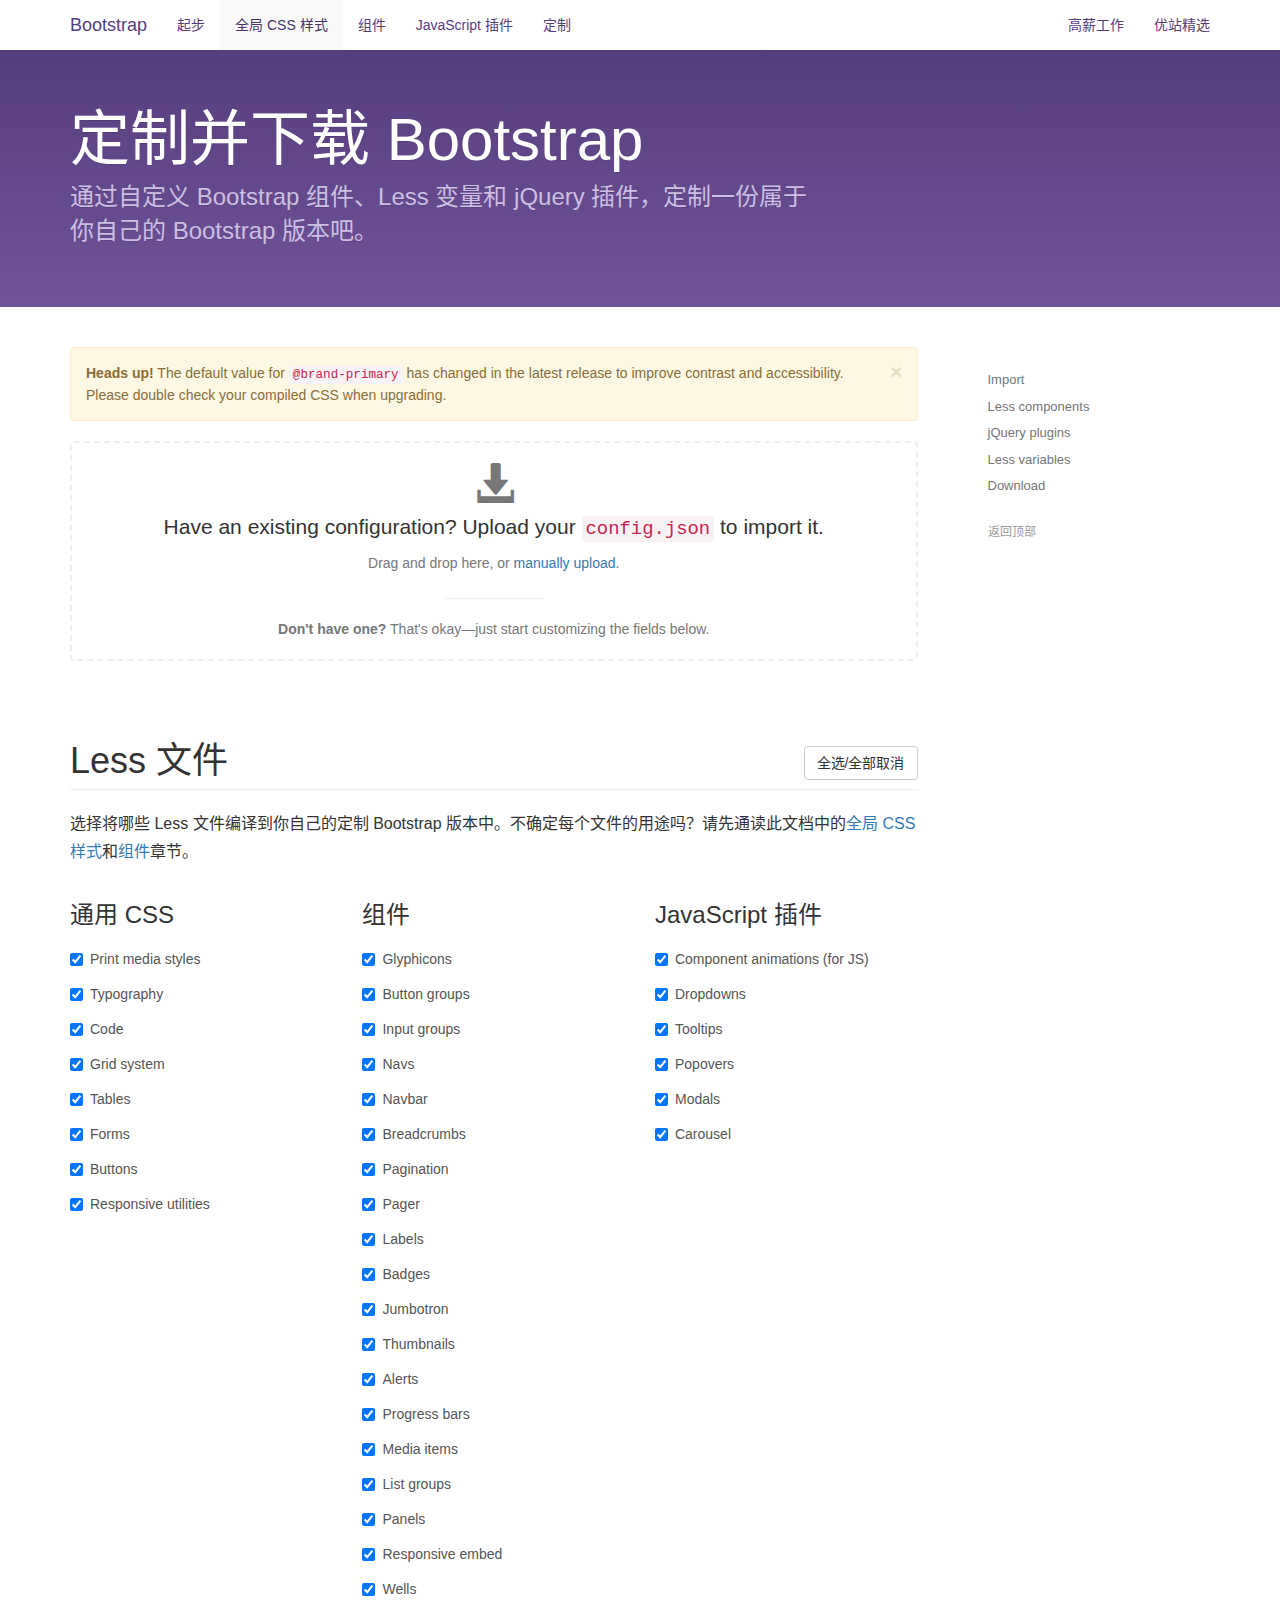
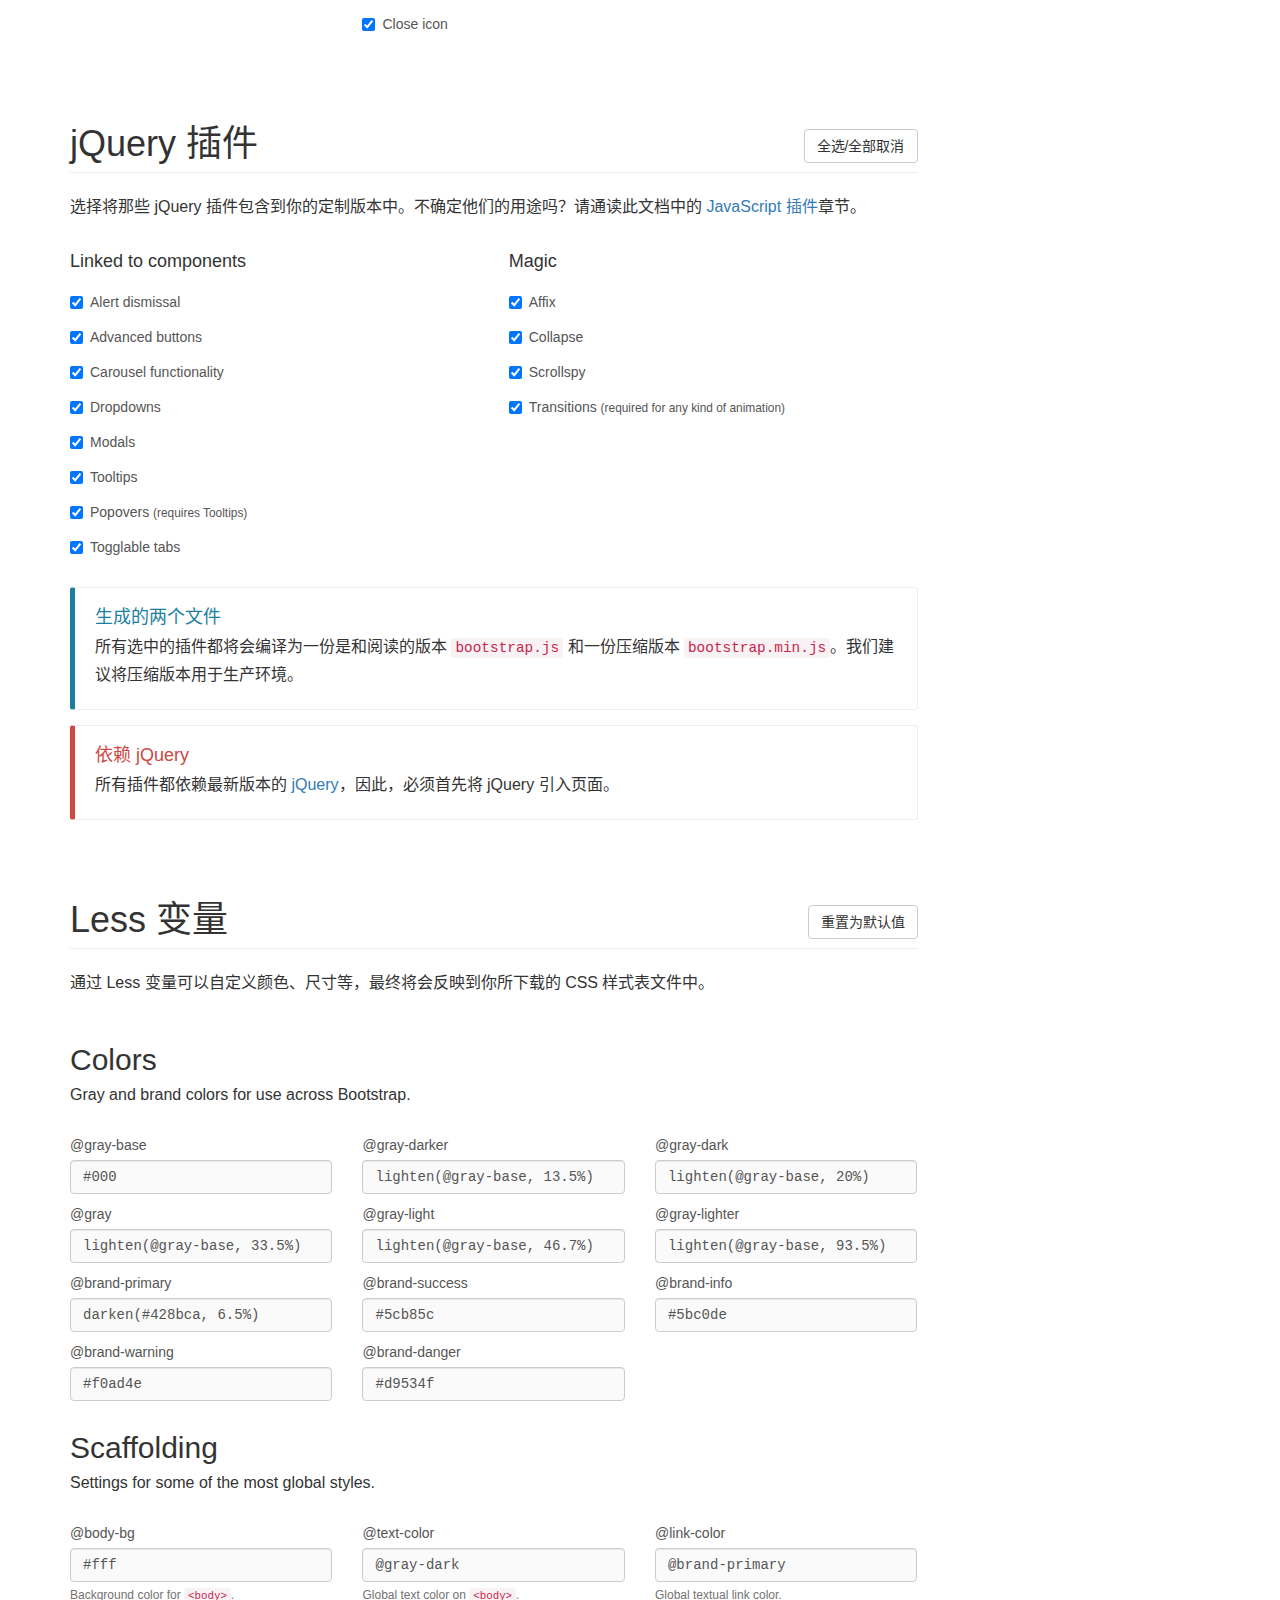
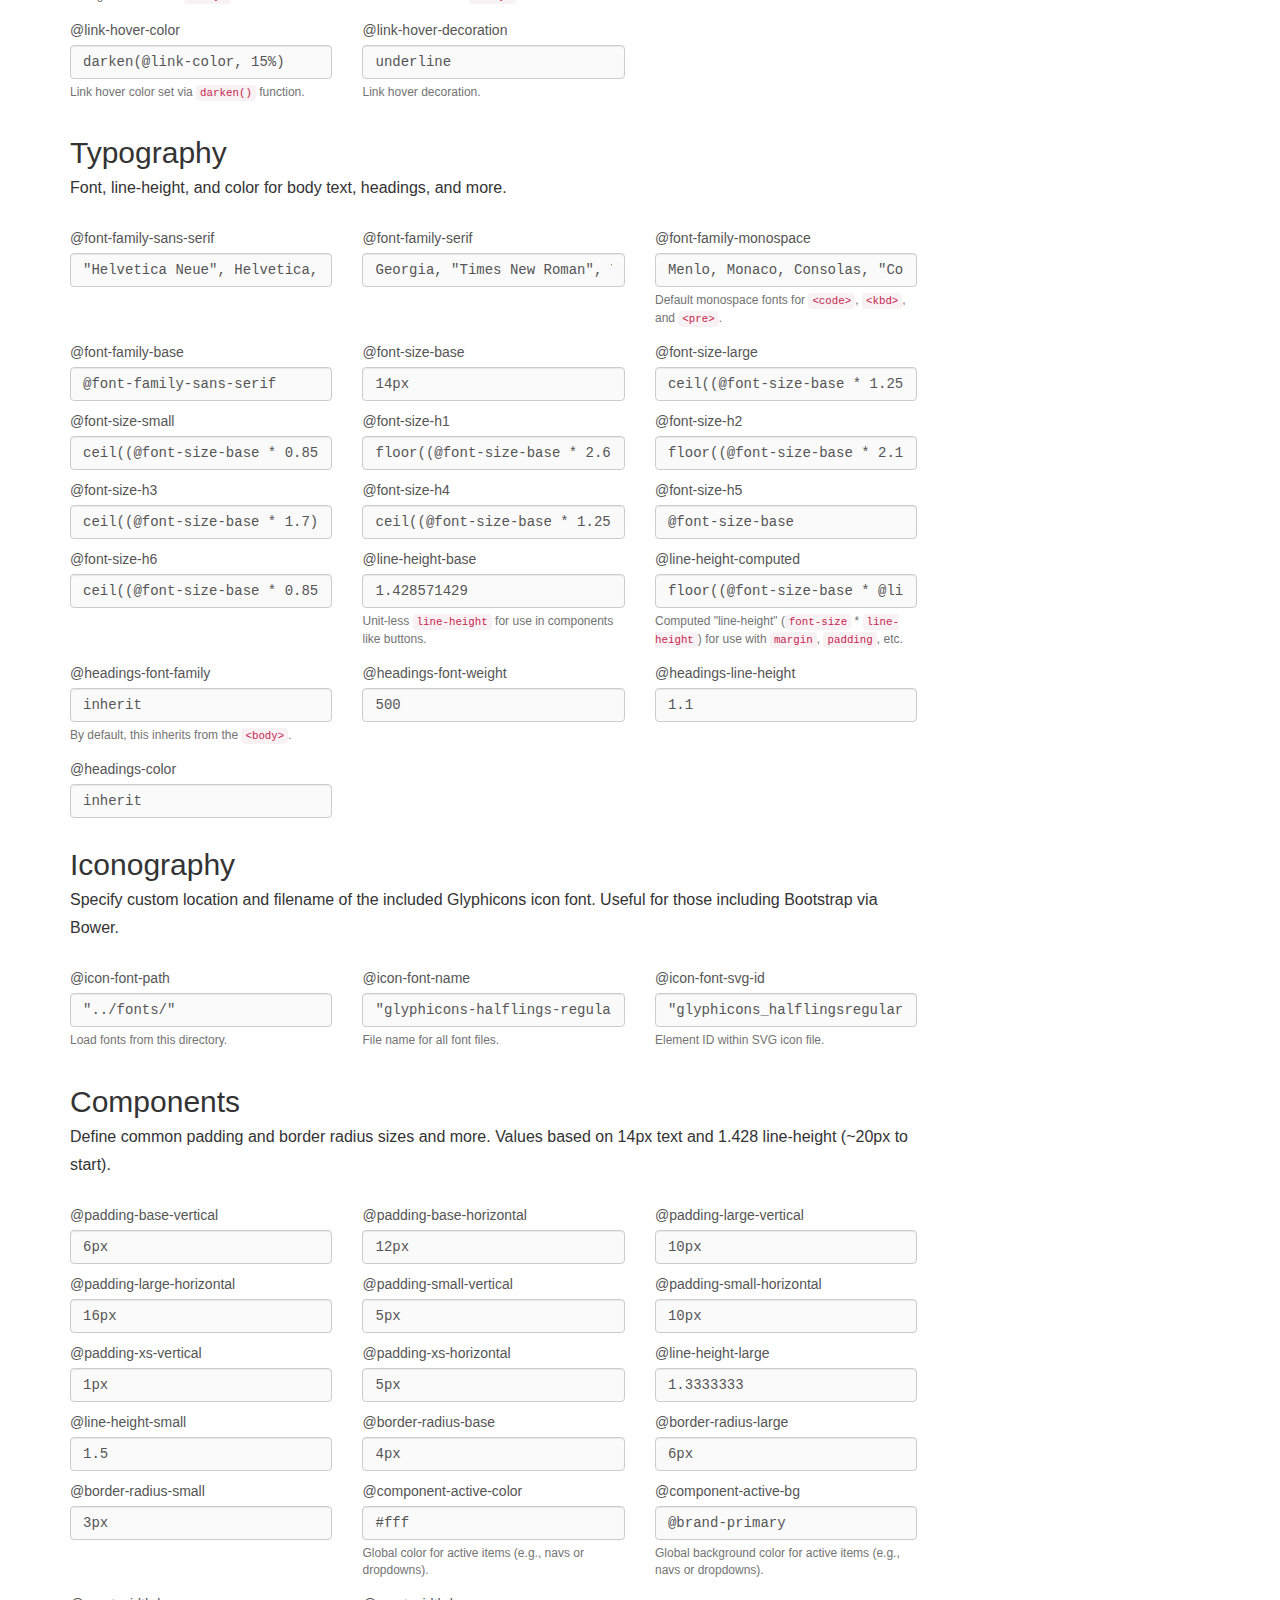
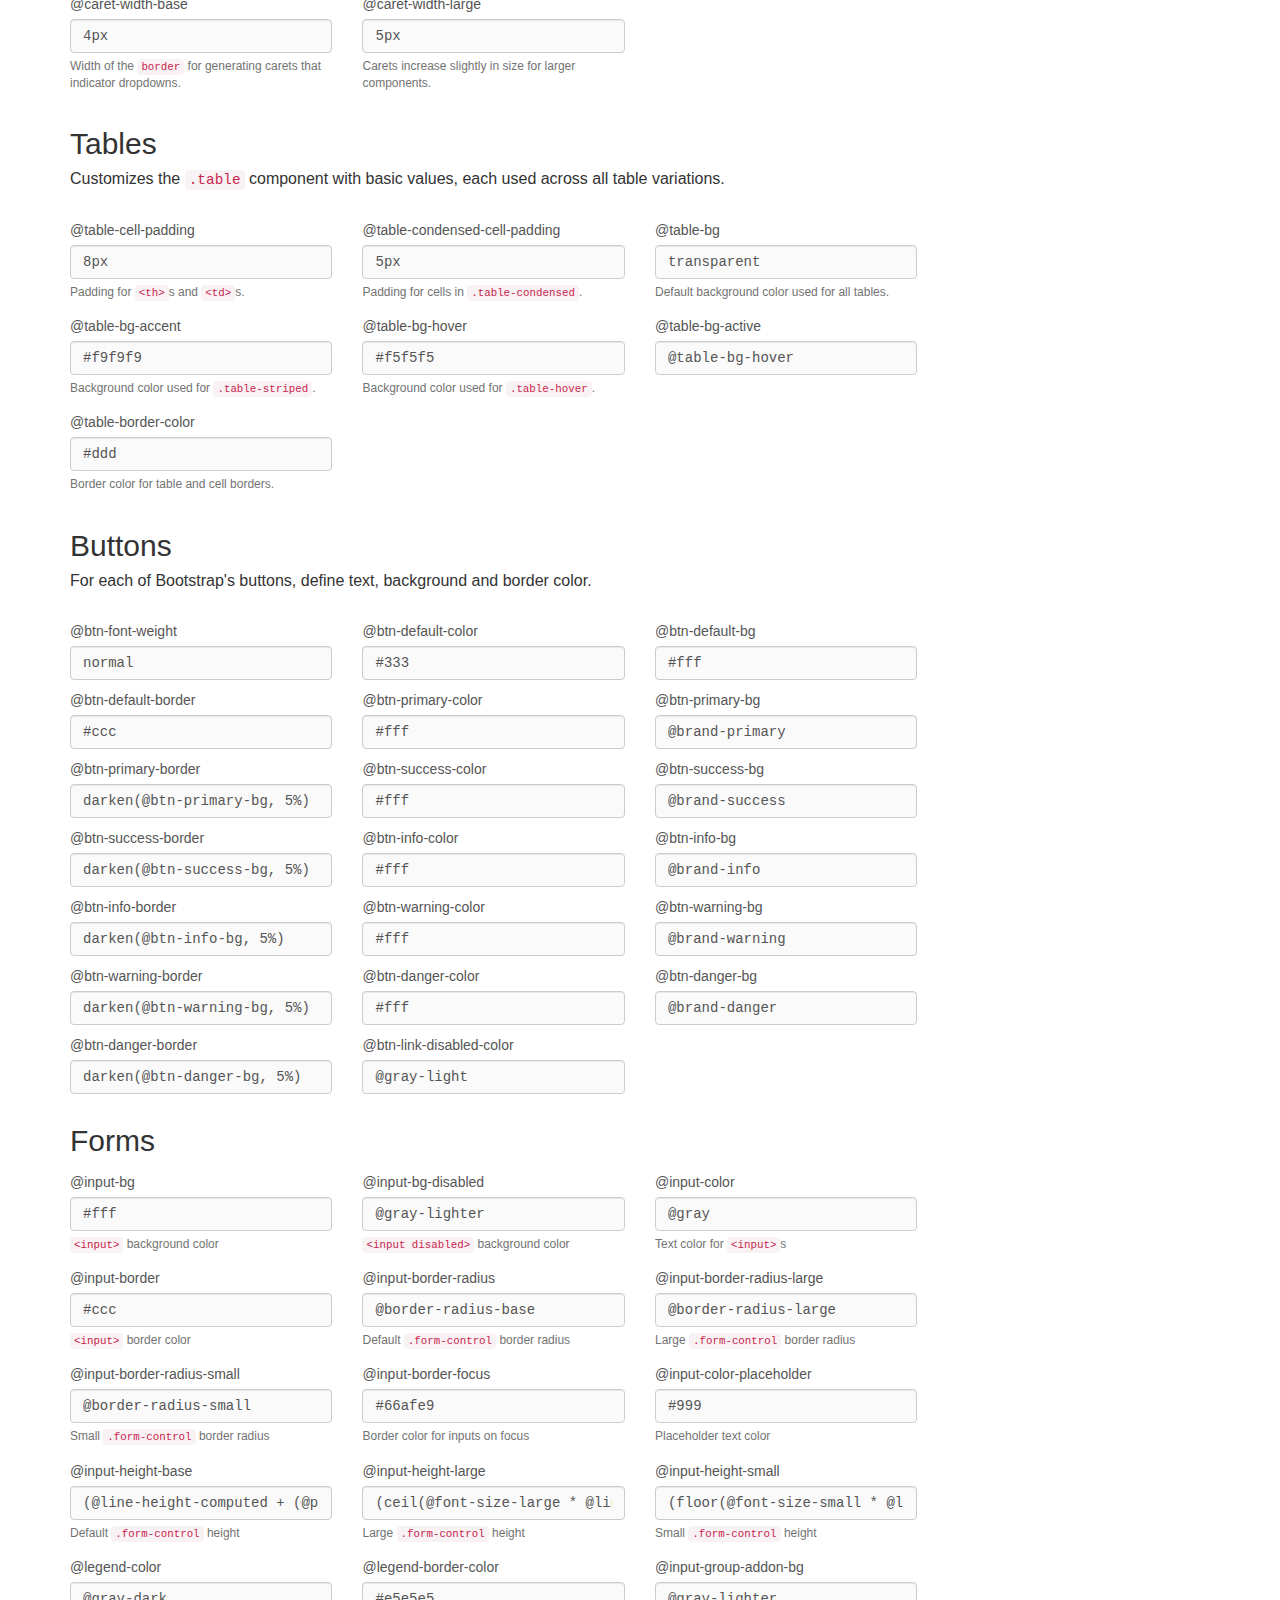
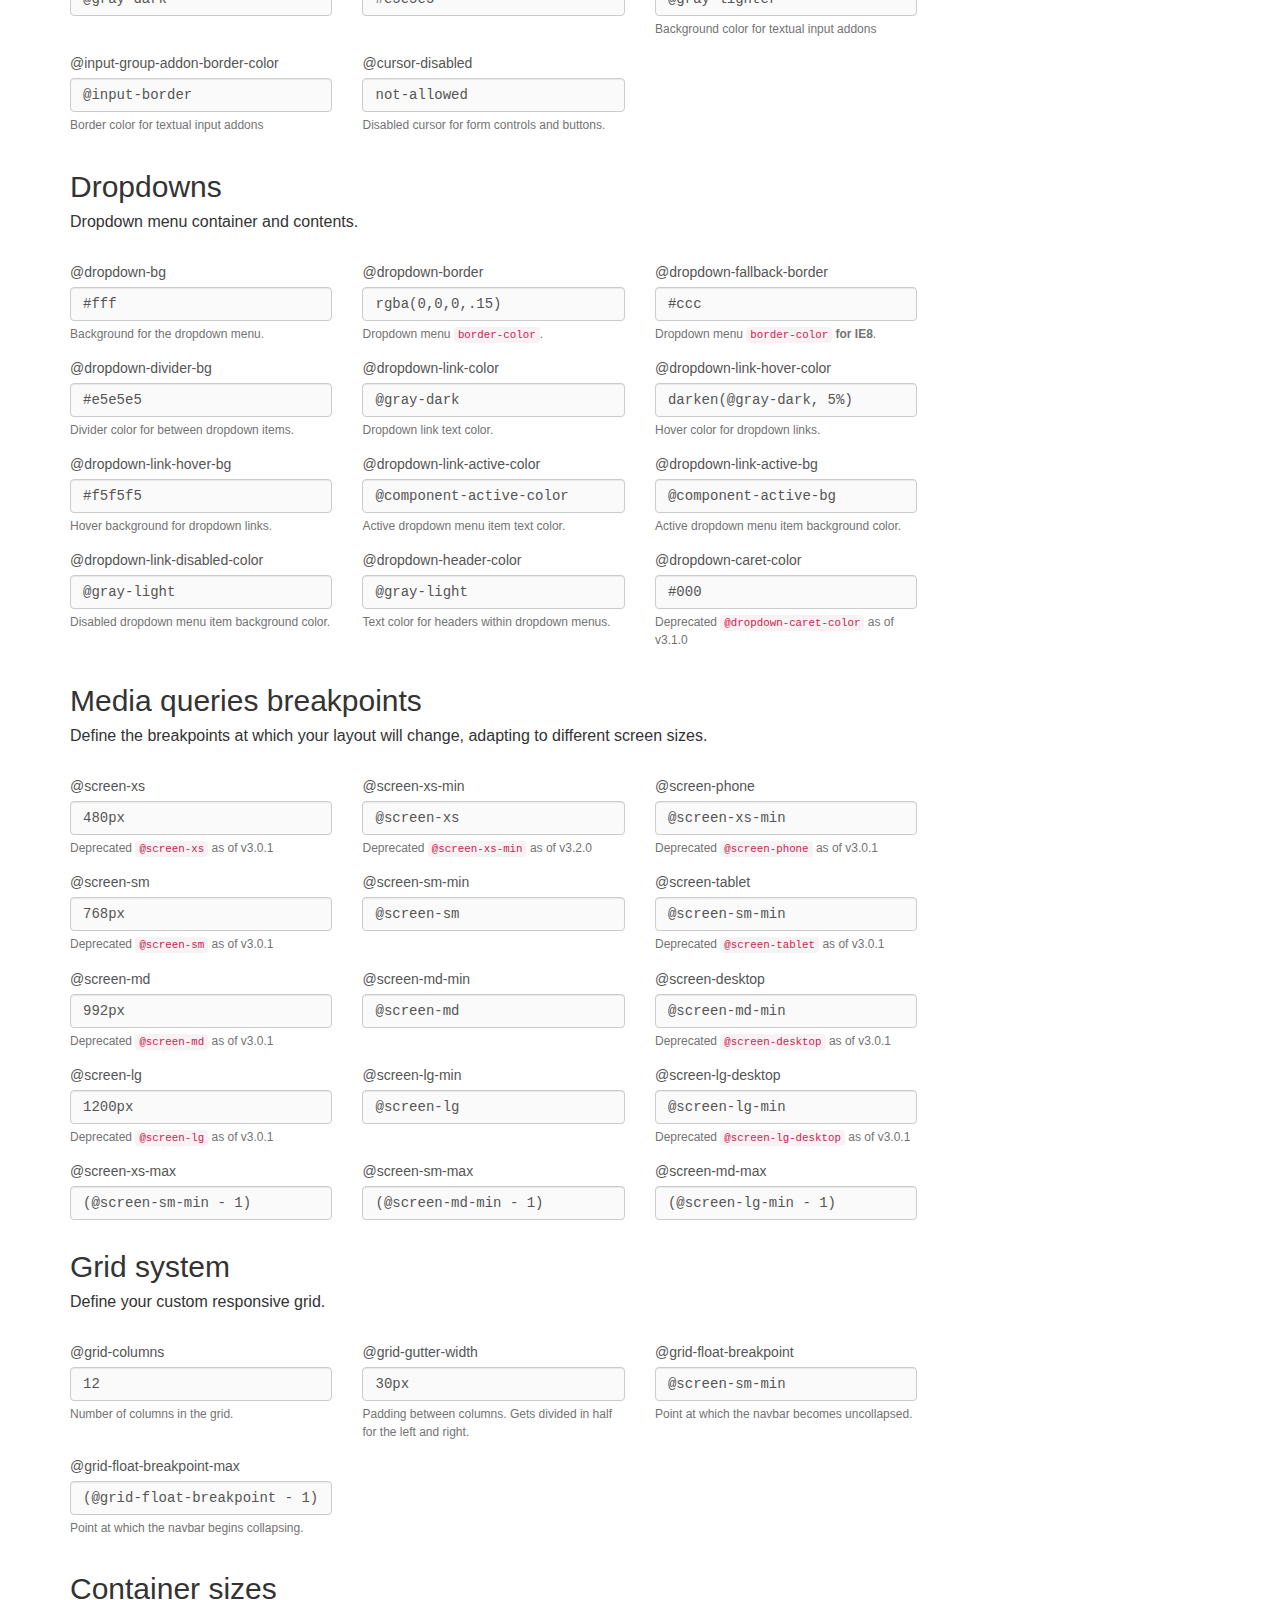
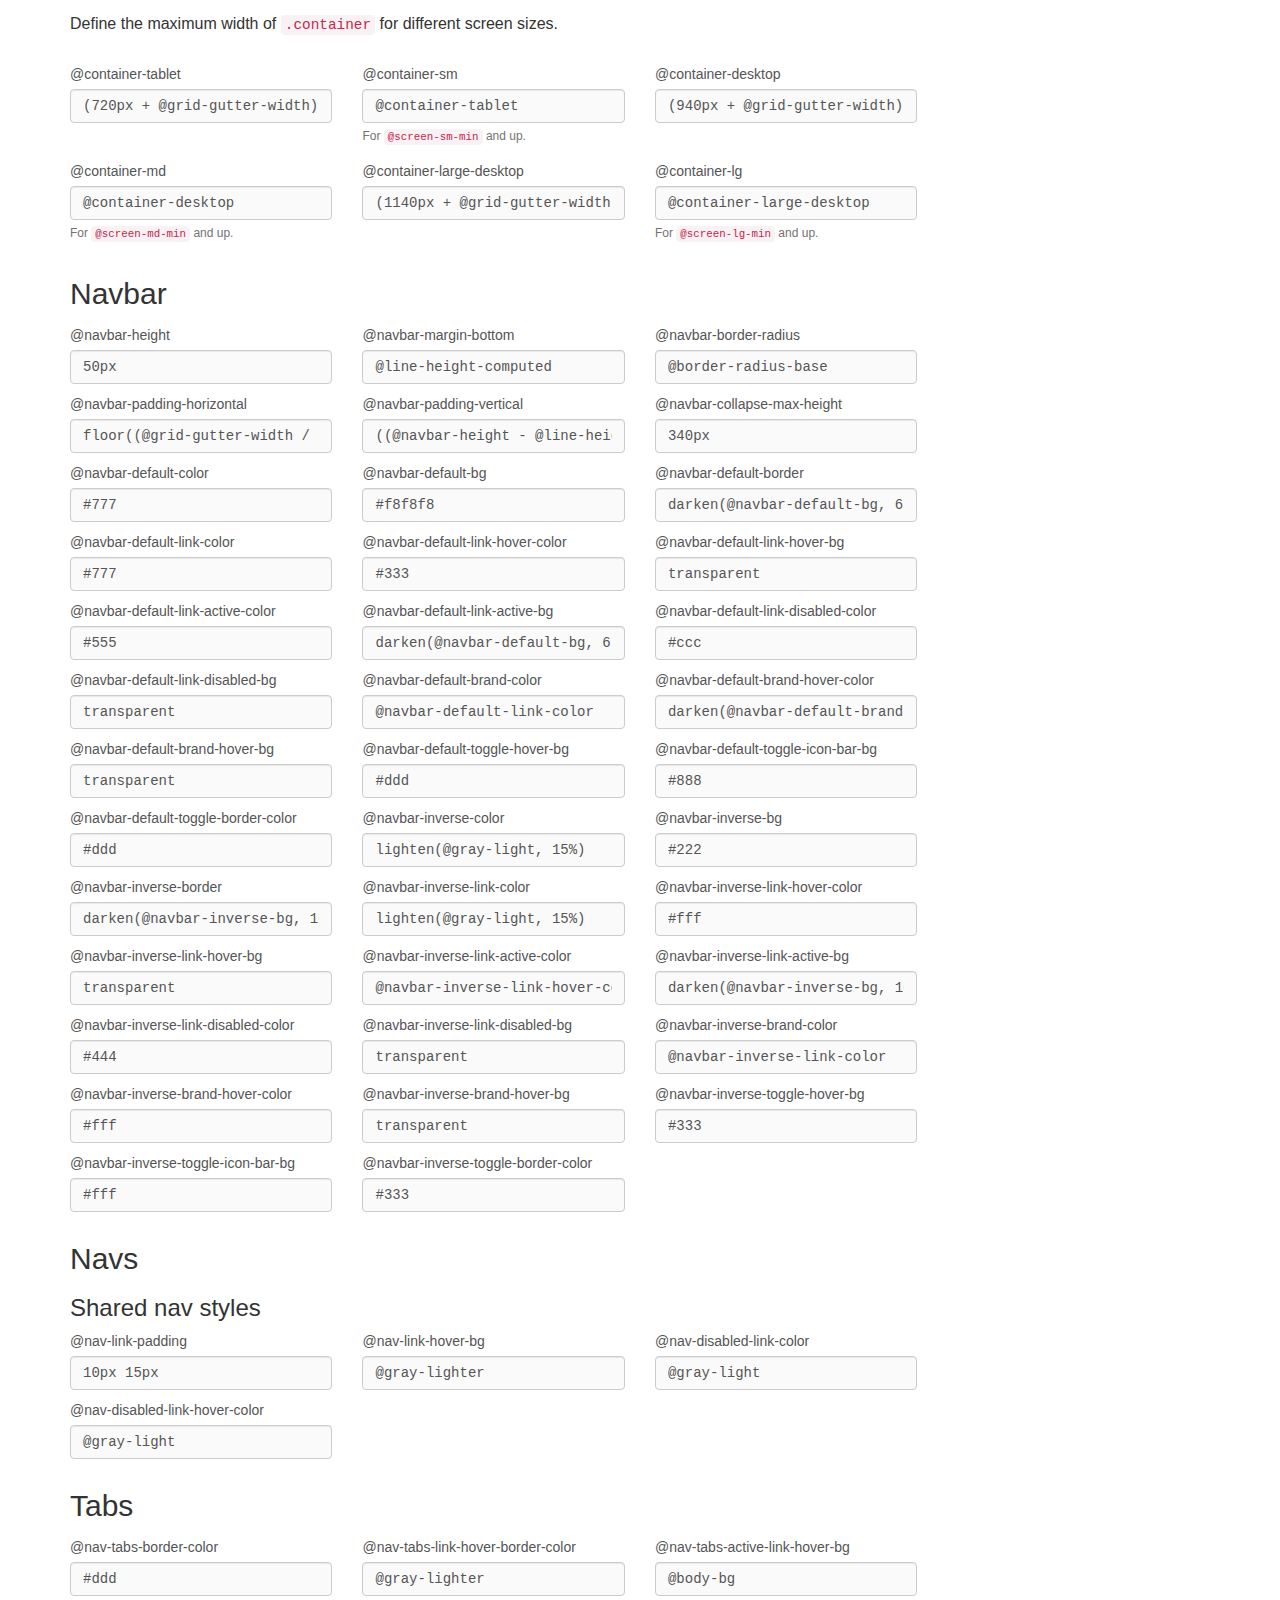
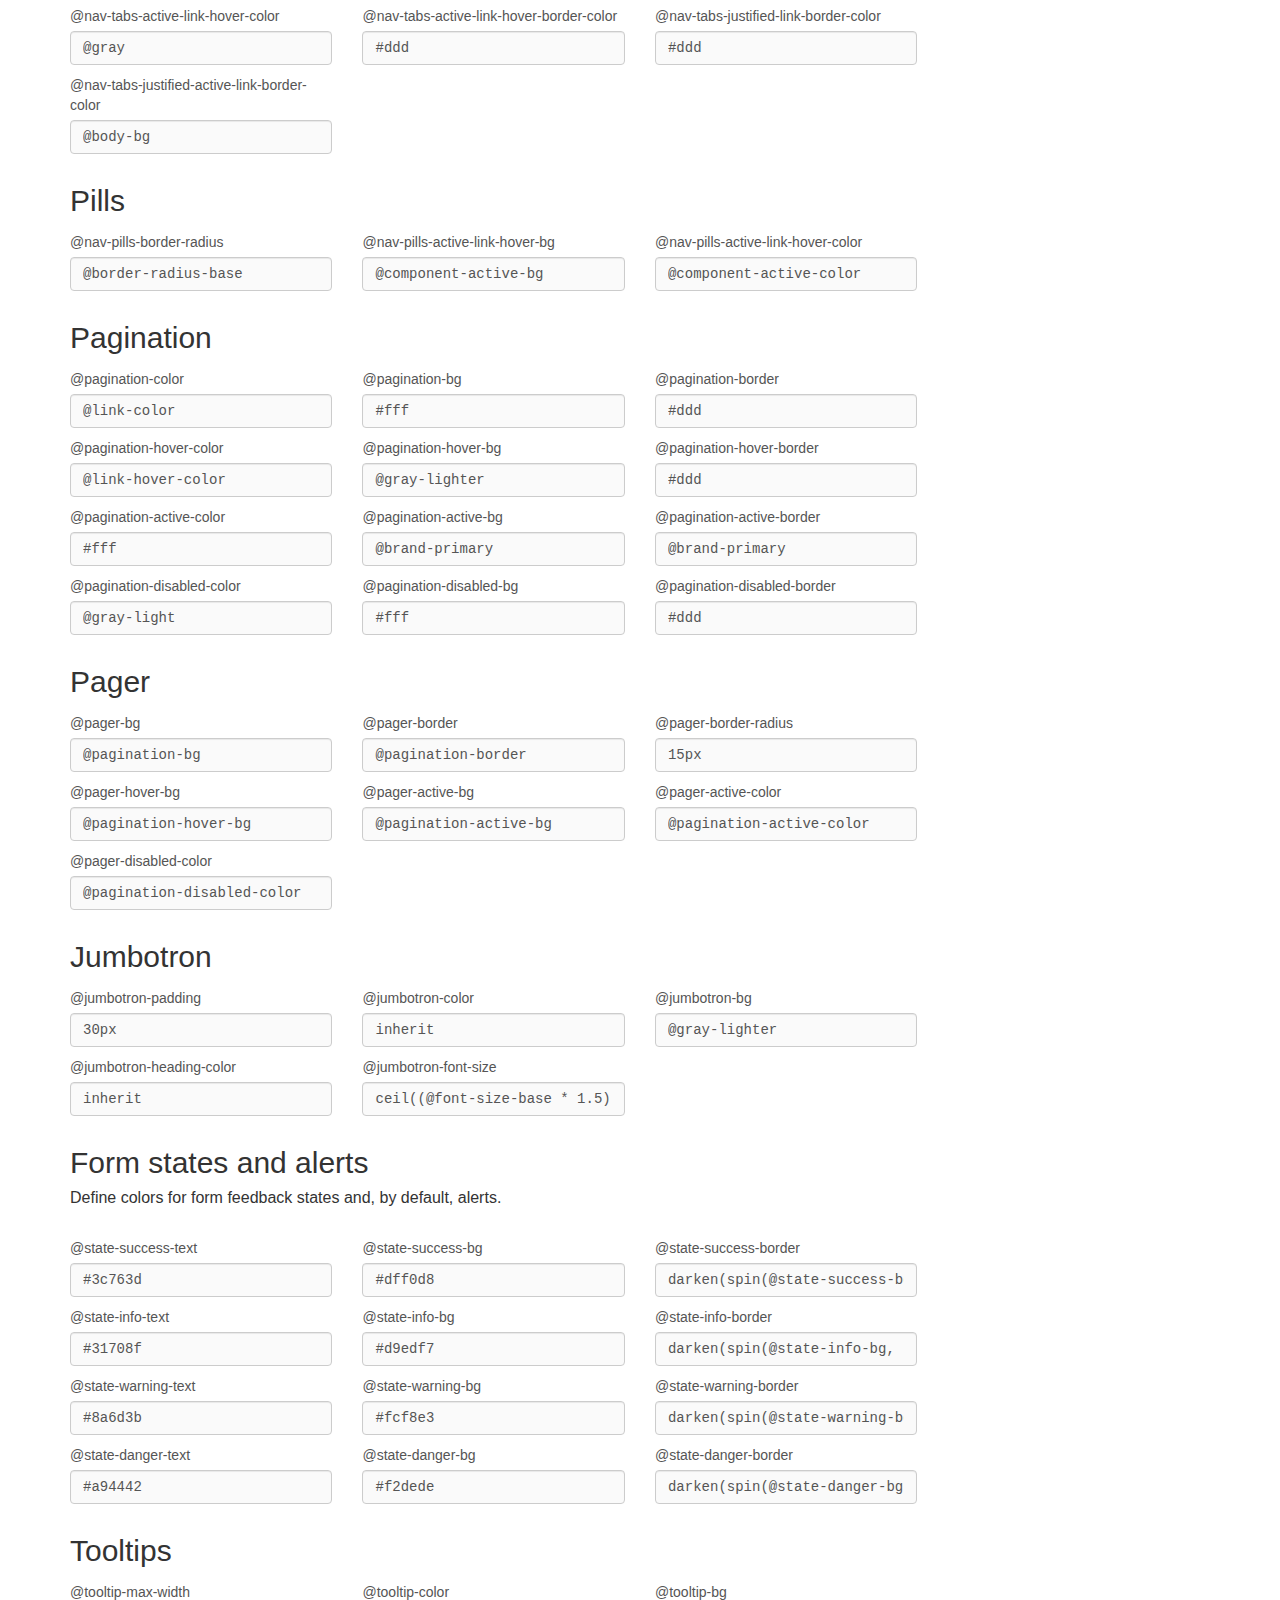
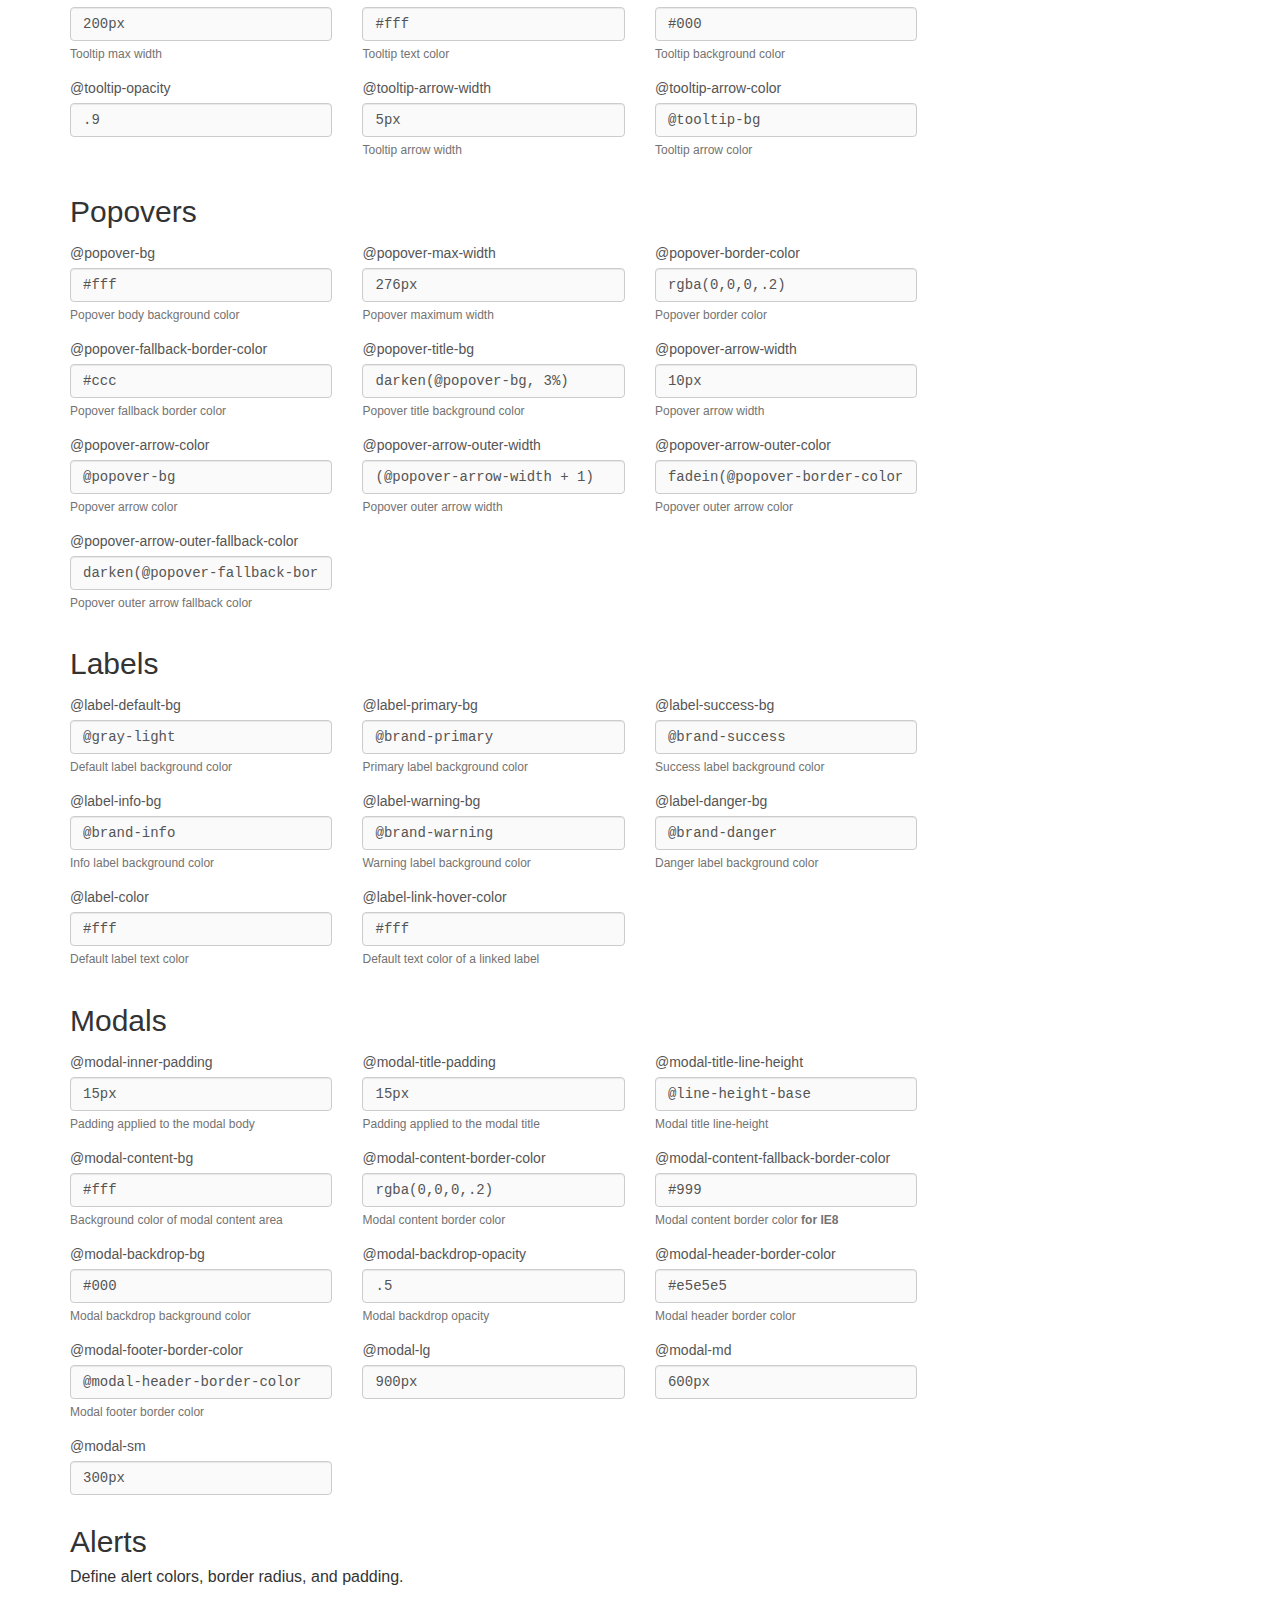
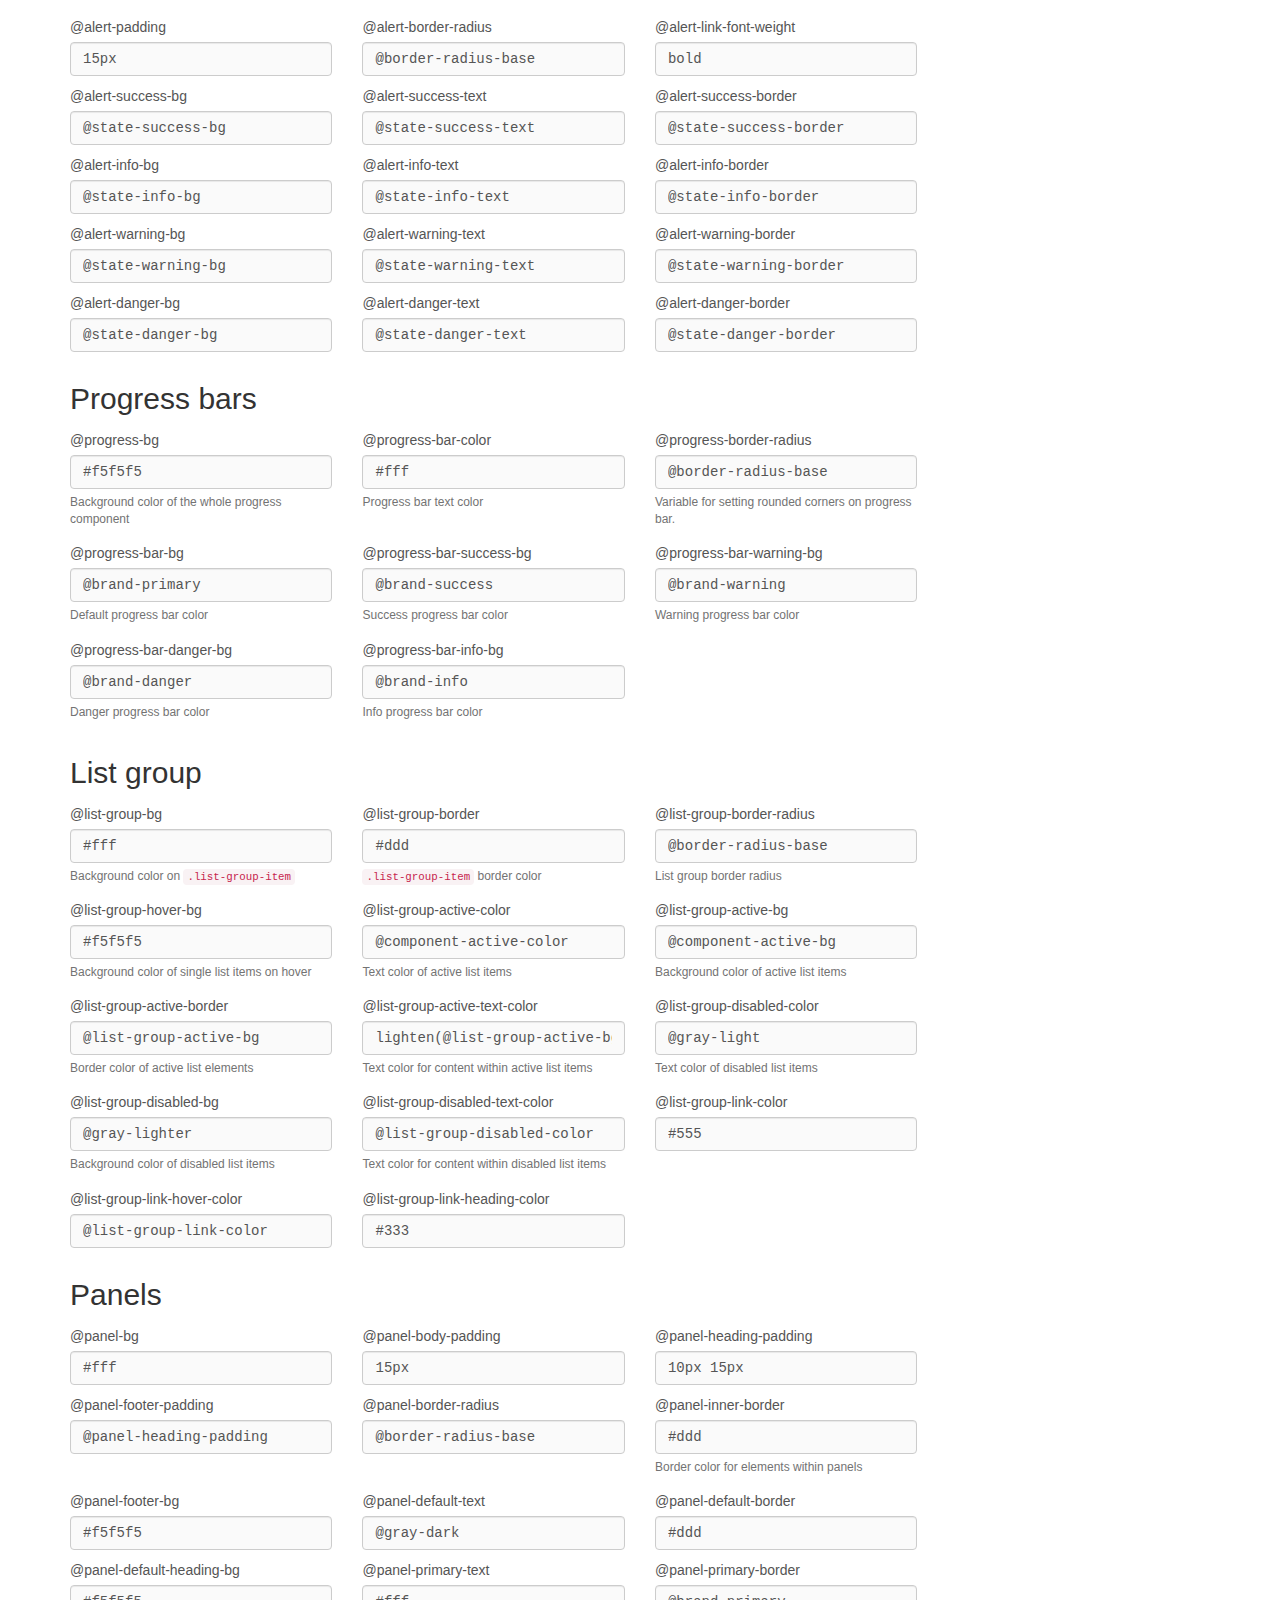
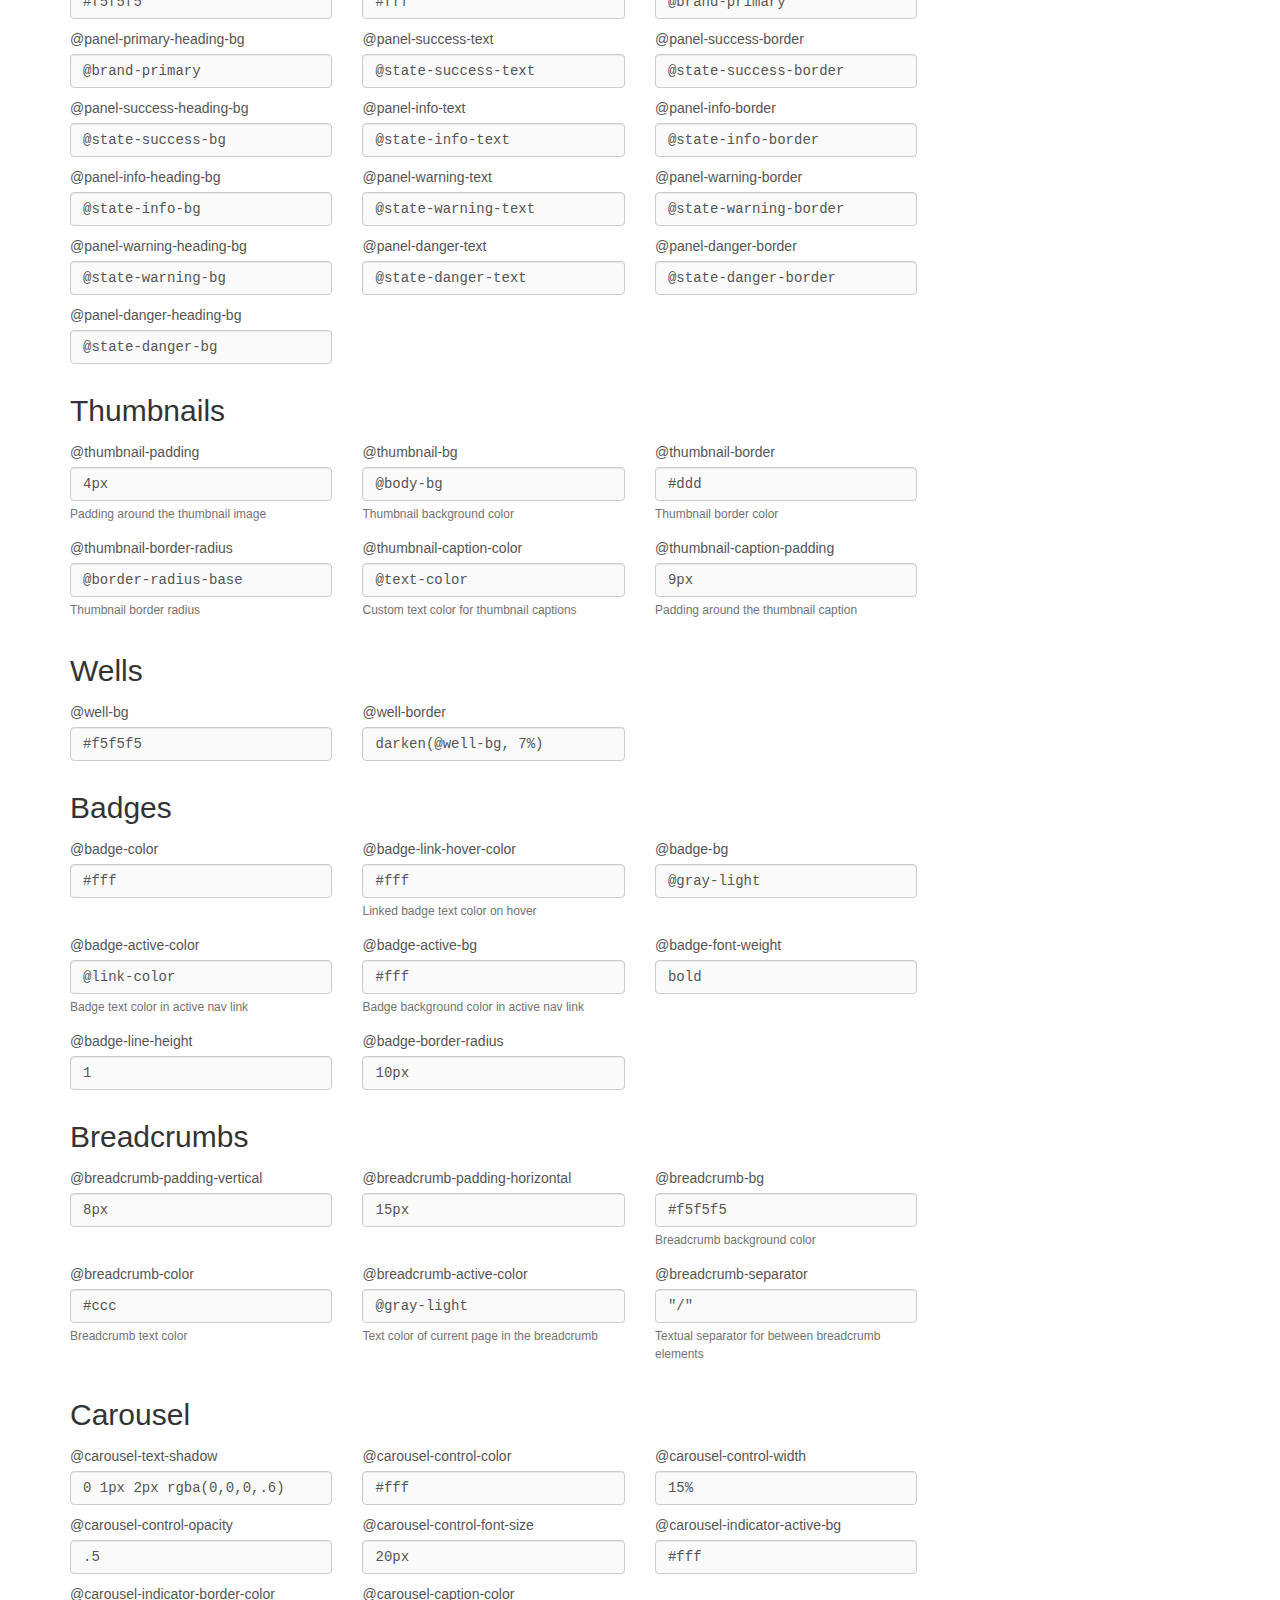
<file: 咨询/css/bootstrap3.2.2/定制并下载 Bootstrap · Bootstrap 中文文档.htm>
<!DOCTYPE html>
<!-- saved from url=(0032)http://v3.bootcss.com/customize/ -->
<html lang="zh-cn"><head><meta http-equiv="Content-Type" content="text/html; charset=UTF-8">
    <!-- Meta, title, CSS, favicons, etc. -->
    <meta charset="utf-8">
<meta http-equiv="X-UA-Compatible" content="IE=edge">
<meta name="viewport" content="width=device-width, initial-scale=1">
<meta name="description" content="Bootstrap - 简洁、直观、强悍、移动设备优先的前端开发框架，让web开发更迅速、简单。">
<meta name="keywords" content="HTML, CSS, JS, JavaScript, framework, bootstrap, front-end, frontend, web development">
<meta name="author" content="Mark Otto, Jacob Thornton, and Bootstrap contributors">
<meta name="author" content="王赛 &lt;wangsai@bootcss.com&gt;">

<title>
  
    定制并下载 Bootstrap · Bootstrap 中文文档
  
</title>

<!-- Bootstrap core CSS -->
<link href="./css/bootstrap.min.css" rel="stylesheet">

<link href="./css/patch.css" rel="stylesheet">

<!-- Documentation extras -->
<link href="./css/docs.min.css" rel="stylesheet">
<!--[if lt IE 9]><script src="../assets/js/ie8-responsive-file-warning.js"></script><![endif]-->
<script src="./定制并下载 Bootstrap · Bootstrap 中文文档_files/ie-emulation-modes-warning.js"></script>

<!-- HTML5 shim and Respond.js for IE8 support of HTML5 elements and media queries -->
<!--[if lt IE 9]>
  <script src="http://cdn.bootcss.com/html5shiv/3.7.2/html5shiv.min.js"></script>
  <script src="http://cdn.bootcss.com/respond.js/1.4.2/respond.min.js"></script>
<![endif]-->

<!-- Favicons -->
<link rel="apple-touch-icon" href="http://v3.bootcss.com/apple-touch-icon.png">
<link rel="icon" href="http://v3.bootcss.com/favicon.ico">
<script>
  var _hmt = _hmt || [];
</script>
  </head>
  <body>
    <a id="skippy" class="sr-only sr-only-focusable" href="http://v3.bootcss.com/customize/#content"><div class="container"><span class="skiplink-text">Skip to main content</span></div></a>

    <!-- Docs master nav -->
    <header class="navbar navbar-static-top bs-docs-nav" id="top" role="banner">
  <div class="container">
    <div class="navbar-header">
      <button class="navbar-toggle collapsed" type="button" data-toggle="collapse" data-target=".bs-navbar-collapse">
        <span class="sr-only">Toggle navigation</span>
        <span class="icon-bar"></span>
        <span class="icon-bar"></span>
        <span class="icon-bar"></span>
      </button>
      <a href="http://v3.bootcss.com/" class="navbar-brand">Bootstrap</a>
    </div>
    <nav class="collapse navbar-collapse bs-navbar-collapse">
      <ul class="nav navbar-nav">
        <li>
          <a href="起步 · Bootstrap 中文文档.htm">起步</a>
        </li>
        <li class="active">
          <a href="全局 CSS 样式 · Bootstrap 中文文档.htm">全局 CSS 样式</a>
        </li>
        <li>
          <a href="组件 · Bootstrap 中文文档.htm">组件</a>
        </li>
        <li>
          <a href="JavaScript 插件 · Bootstrap 中文文档.htm">JavaScript 插件</a>
        </li>
        <li>
          <a href="定制并下载 Bootstrap · Bootstrap 中文文档.htm">定制</a>
        </li>
      </ul>
      <ul class="nav navbar-nav navbar-right">
        <li><a href="http://job.bootcss.com/" onclick="_hmt.push([&#39;_trackEvent&#39;, &#39;docv3-navbar&#39;, &#39;click&#39;, &#39;doc-home-navbar-job&#39;])" target="_blank">高薪工作</a></li>
        <li><a href="http://expo.bootcss.com/" onclick="_hmt.push([&#39;_trackEvent&#39;, &#39;docv3-navbar&#39;, &#39;click&#39;, &#39;doc-home-navbar-expo&#39;])" target="_blank">优站精选</a></li>
      </ul>
    </nav>
  </div>
</header>


    <!-- Docs page layout -->
    <div class="bs-docs-header" id="content">
      <div class="container">
        <h1>定制并下载 Bootstrap</h1>
        <p>通过自定义 Bootstrap 组件、Less 变量和 jQuery 插件，定制一份属于你自己的 Bootstrap 版本吧。</p>
      </div>
    </div>

    <div class="container bs-docs-container">

      <div class="row">
        <div class="col-md-9" role="main">
          <!-- less.js isn't IE8-compatible and throws an exception during initialization, so our Blob compatibility check and error messaging code never get called in that case.
  So we use a conditional comment instead to inform folks about the lack of IE8 support.
-->
<!--[if lt IE 9]>
  <style>
    .bs-customizer,
    .bs-customizer-import,
    .bs-docs-sidebar {
      display: none;
    }
  </style>
  <div class="alert alert-danger">
    <strong>The Bootstrap Customizer does not support IE9 and below.</strong><br>
    Please take a second to <a href="http://browsehappy.com/">upgrade to a more modern browser</a>.
  </div>
<![endif]-->

<!-- Customizer form -->

<div id="defaults-change-alert" class="alert alert-warning alert-dismissible" role="alert">
  <button type="button" class="close" data-dismiss="alert" aria-label="Close"><span aria-hidden="true">×</span></button>
  <strong>Heads up!</strong> The default value for <code>@brand-primary</code> has changed in the latest release to improve contrast and accessibility. Please double check your compiled CSS when upgrading.
</div>

<div class="bs-docs-section bs-customizer-import">
  <div id="import-drop-target" class="bs-dropzone">
    <div class="import-header">
      <span class="glyphicon glyphicon-download-alt" aria-hidden="true"></span>
    </div>
    <p class="lead">Have an existing configuration? Upload your <code>config.json</code> to import it.</p>
    <p>Drag and drop here, or <label id="import-manual-trigger" class="btn-link">manually upload<input type="file" id="import-file-select" class="hidden"></label>.</p>
    <hr>
    <p><strong>Don't have one?</strong> That's okay—just start customizing the fields below.</p>
  </div>
</div>

<form class="bs-customizer">
  <div class="bs-docs-section" id="less-section">
    <button class="btn btn-default toggle" type="button">全选/全部取消</button>
    <h1 id="less" class="page-header">Less 文件</h1>

    <p class="lead">选择将哪些 Less 文件编译到你自己的定制 Bootstrap 版本中。不确定每个文件的用途吗？请先通读此文档中的<a href="http://v3.bootcss.com/css/">全局 CSS 样式</a>和<a href="http://v3.bootcss.com/components/">组件</a>章节。</p>

    <div class="row">
      <div class="col-xs-6 col-sm-4">
        <h3>通用 CSS</h3>
        <div class="checkbox">
          <label>
            <input type="checkbox" checked="" value="print.less">
            Print media styles
          </label>
        </div>
        <div class="checkbox">
          <label>
            <input type="checkbox" checked="" value="type.less">
            Typography
          </label>
        </div>
        <div class="checkbox">
          <label>
            <input type="checkbox" checked="" value="code.less">
            Code
          </label>
        </div>
        <div class="checkbox">
          <label>
            <input type="checkbox" checked="" value="grid.less">
            Grid system
          </label>
        </div>
        <div class="checkbox">
          <label>
            <input type="checkbox" checked="" value="tables.less">
            Tables
          </label>
        </div>
        <div class="checkbox">
          <label>
            <input type="checkbox" checked="" value="forms.less" data-dependents="navbar.less,input-groups.less">
            Forms
          </label>
        </div>
        <div class="checkbox">
          <label>
            <input type="checkbox" checked="" value="buttons.less" data-dependents="button-groups.less">
            Buttons
          </label>
        </div>
        <div class="checkbox">
          <label>
            <input type="checkbox" checked="" value="responsive-utilities.less">
            Responsive utilities
          </label>
        </div>
      </div><!-- .col-xs-6 .col-sm-4 -->

      <div class="col-xs-6 col-sm-4">
        <h3>组件</h3>
        <div class="checkbox">
          <label>
            <input type="checkbox" checked="" value="glyphicons.less">
            Glyphicons
          </label>
        </div>
        <div class="checkbox">
          <label>
            <input type="checkbox" checked="" value="button-groups.less" data-dependencies="buttons.less">
            Button groups
          </label>
        </div>
        <div class="checkbox">
          <label>
            <input type="checkbox" checked="" value="input-groups.less" data-dependencies="forms.less">
            Input groups
          </label>
        </div>
        <div class="checkbox">
          <label>
            <input type="checkbox" checked="" value="navs.less" data-dependents="navbar.less">
            Navs
          </label>
        </div>
        <div class="checkbox">
          <label>
            <input type="checkbox" checked="" value="navbar.less" data-dependencies="forms.less,navs.less">
            Navbar
          </label>
        </div>
        <div class="checkbox">
          <label>
            <input type="checkbox" checked="" value="breadcrumbs.less">
            Breadcrumbs
          </label>
        </div>
        <div class="checkbox">
          <label>
            <input type="checkbox" checked="" value="pagination.less">
            Pagination
          </label>
        </div>
        <div class="checkbox">
          <label>
            <input type="checkbox" checked="" value="pager.less">
            Pager
          </label>
        </div>
        <div class="checkbox">
          <label>
            <input type="checkbox" checked="" value="labels.less">
            Labels
          </label>
        </div>
        <div class="checkbox">
          <label>
            <input type="checkbox" checked="" value="badges.less">
            Badges
          </label>
        </div>
        <div class="checkbox">
          <label>
            <input type="checkbox" checked="" value="jumbotron.less">
            Jumbotron
          </label>
        </div>
        <div class="checkbox">
          <label>
            <input type="checkbox" checked="" value="thumbnails.less">
            Thumbnails
          </label>
        </div>
        <div class="checkbox">
          <label>
            <input type="checkbox" checked="" value="alerts.less">
            Alerts
          </label>
        </div>
        <div class="checkbox">
          <label>
            <input type="checkbox" checked="" value="progress-bars.less">
            Progress bars
          </label>
        </div>
        <div class="checkbox">
          <label>
            <input type="checkbox" checked="" value="media.less">
            Media items
          </label>
        </div>
        <div class="checkbox">
          <label>
            <input type="checkbox" checked="" value="list-group.less">
            List groups
          </label>
        </div>
        <div class="checkbox">
          <label>
            <input type="checkbox" checked="" value="panels.less">
            Panels
          </label>
        </div>
        <div class="checkbox">
          <label>
            <input type="checkbox" checked="" value="responsive-embed.less">
            Responsive embed
          </label>
        </div>
        <div class="checkbox">
          <label>
            <input type="checkbox" checked="" value="wells.less">
            Wells
          </label>
        </div>
        <div class="checkbox">
          <label>
            <input type="checkbox" checked="" value="close.less">
            Close icon
          </label>
        </div>
      </div><!-- .col-xs-6 .col-sm-4 -->

      <div class="col-xs-6 col-sm-4">
        <h3>JavaScript 插件</h3>
        <div class="checkbox">
          <label>
            <input type="checkbox" checked="" value="component-animations.less">
            Component animations (for JS)
          </label>
        </div>
        <div class="checkbox">
          <label>
            <input type="checkbox" checked="" value="dropdowns.less">
            Dropdowns
          </label>
        </div>
        <div class="checkbox">
          <label>
            <input type="checkbox" checked="" value="tooltip.less">
            Tooltips
          </label>
        </div>
        <div class="checkbox">
          <label>
            <input type="checkbox" checked="" value="popovers.less">
            Popovers
          </label>
        </div>
        <div class="checkbox">
          <label>
            <input type="checkbox" checked="" value="modals.less">
            Modals
          </label>
        </div>
        <div class="checkbox">
          <label>
            <input type="checkbox" checked="" value="carousel.less">
            Carousel
          </label>
        </div>
      </div><!-- .col-xs-6 .col-sm-4 -->
    </div><!-- /.row -->
  </div>



  <div class="bs-docs-section" id="plugin-section">
    <button class="btn btn-default toggle" type="button">全选/全部取消</button>
    <h1 id="plugins" class="page-header">jQuery 插件</h1>

    <p class="lead">选择将那些 jQuery 插件包含到你的定制版本中。不确定他们的用途吗？请通读此文档中的 <a href="http://v3.bootcss.com/javascript/">JavaScript 插件</a>章节。</p>
    <div class="row">
      <div class="col-lg-6">
        <h4>Linked to components</h4>
        <div class="checkbox">
          <label>
            <input type="checkbox" checked="" value="alert.js">
            Alert dismissal
          </label>
        </div>
        <div class="checkbox">
          <label>
            <input type="checkbox" checked="" value="button.js">
            Advanced buttons
          </label>
        </div>
        <div class="checkbox">
          <label>
            <input type="checkbox" checked="" value="carousel.js">
            Carousel functionality
          </label>
        </div>
        <div class="checkbox">
          <label>
            <input type="checkbox" checked="" value="dropdown.js">
            Dropdowns
          </label>
        </div>
        <div class="checkbox">
          <label>
            <input type="checkbox" checked="" value="modal.js">
            Modals
          </label>
        </div>
        <div class="checkbox">
          <label>
            <input type="checkbox" checked="" value="tooltip.js">
            Tooltips
          </label>
        </div>
        <div class="checkbox">
          <label>
            <input type="checkbox" checked="" value="popover.js" data-dependencies="tooltip.js">
            Popovers <small>(requires Tooltips)</small>
          </label>
        </div>
        <div class="checkbox">
          <label>
            <input type="checkbox" checked="" value="tab.js">
            Togglable tabs
          </label>
        </div>
      </div>
      <div class="col-lg-6">
        <h4>Magic</h4>
        <div class="checkbox">
          <label>
            <input type="checkbox" checked="" value="affix.js">
            Affix
          </label>
        </div>
        <div class="checkbox">
          <label>
            <input type="checkbox" checked="" value="collapse.js">
            Collapse
          </label>
        </div>
        <div class="checkbox">
          <label>
            <input type="checkbox" checked="" value="scrollspy.js">
            Scrollspy
          </label>
        </div>
        <div class="checkbox">
          <label>
            <input type="checkbox" checked="" value="transition.js">
            Transitions <small>(required for any kind of animation)</small>
          </label>
        </div>
      </div>
    </div>

    <div class="bs-callout bs-callout-info">
      <h4>生成的两个文件</h4>
      <p>所有选中的插件都将会编译为一份是和阅读的版本 <code>bootstrap.js</code> 和一份压缩版本 <code>bootstrap.min.js</code>。我们建议将压缩版本用于生产环境。</p>
    </div>

    <div class="bs-callout bs-callout-danger">
      <h4>依赖 jQuery</h4>
      <p>所有插件都依赖最新版本的 <a href="http://jquery.com/" target="_blank">jQuery</a>，因此，必须首先将 jQuery 引入页面。</p>
    </div>
  </div>



  <div class="bs-docs-section" id="less-variables-section">
    <button class="btn btn-default toggle" type="button">重置为默认值</button>
    <h1 id="less-variables" class="page-header">Less 变量</h1>

    <p class="lead">通过 Less 变量可以自定义颜色、尺寸等，最终将会反映到你所下载的 CSS 样式表文件中。</p>
    
<!-- NOTE: DO NOT EDIT THE FOLLOWING SECTION DIRECTLY! It is autogenerated via the `build-customizer-html` Grunt task using the customizer-variables.jade template.-->
<h2 id="colors">Colors</h2>
<p>Gray and brand colors for use across Bootstrap.</p>
<div class="row">
  <div class="col-xs-4">
    <label for="input-@gray-base">@gray-base</label>
    <input id="input-@gray-base" type="text" value="#000" data-var="@gray-base" class="form-control">
  </div>
  <div class="col-xs-4">
    <label for="input-@gray-darker">@gray-darker</label>
    <input id="input-@gray-darker" type="text" value="lighten(@gray-base, 13.5%)" data-var="@gray-darker" class="form-control">
  </div>
  <div class="col-xs-4">
    <label for="input-@gray-dark">@gray-dark</label>
    <input id="input-@gray-dark" type="text" value="lighten(@gray-base, 20%)" data-var="@gray-dark" class="form-control">
  </div>
  <div class="clearfix"></div>
  <div class="col-xs-4">
    <label for="input-@gray">@gray</label>
    <input id="input-@gray" type="text" value="lighten(@gray-base, 33.5%)" data-var="@gray" class="form-control">
  </div>
  <div class="col-xs-4">
    <label for="input-@gray-light">@gray-light</label>
    <input id="input-@gray-light" type="text" value="lighten(@gray-base, 46.7%)" data-var="@gray-light" class="form-control">
  </div>
  <div class="col-xs-4">
    <label for="input-@gray-lighter">@gray-lighter</label>
    <input id="input-@gray-lighter" type="text" value="lighten(@gray-base, 93.5%)" data-var="@gray-lighter" class="form-control">
  </div>
  <div class="clearfix"></div>
  <div class="col-xs-4">
    <label for="input-@brand-primary">@brand-primary</label>
    <input id="input-@brand-primary" type="text" value="darken(#428bca, 6.5%)" data-var="@brand-primary" class="form-control">
  </div>
  <div class="col-xs-4">
    <label for="input-@brand-success">@brand-success</label>
    <input id="input-@brand-success" type="text" value="#5cb85c" data-var="@brand-success" class="form-control">
  </div>
  <div class="col-xs-4">
    <label for="input-@brand-info">@brand-info</label>
    <input id="input-@brand-info" type="text" value="#5bc0de" data-var="@brand-info" class="form-control">
  </div>
  <div class="clearfix"></div>
  <div class="col-xs-4">
    <label for="input-@brand-warning">@brand-warning</label>
    <input id="input-@brand-warning" type="text" value="#f0ad4e" data-var="@brand-warning" class="form-control">
  </div>
  <div class="col-xs-4">
    <label for="input-@brand-danger">@brand-danger</label>
    <input id="input-@brand-danger" type="text" value="#d9534f" data-var="@brand-danger" class="form-control">
  </div>
</div>
<h2 id="scaffolding">Scaffolding</h2>
<p>Settings for some of the most global styles.</p>
<div class="row">
  <div class="col-xs-4">
    <label for="input-@body-bg">@body-bg</label>
    <input id="input-@body-bg" type="text" aria-describedby="help-block-@body-bg" value="#fff" data-var="@body-bg" class="form-control">
    <p id="help-block-@body-bg" class="help-block">Background color for <code>&lt;body&gt;</code>.</p>
  </div>
  <div class="col-xs-4">
    <label for="input-@text-color">@text-color</label>
    <input id="input-@text-color" type="text" aria-describedby="help-block-@text-color" value="@gray-dark" data-var="@text-color" class="form-control">
    <p id="help-block-@text-color" class="help-block">Global text color on <code>&lt;body&gt;</code>.</p>
  </div>
  <div class="col-xs-4">
    <label for="input-@link-color">@link-color</label>
    <input id="input-@link-color" type="text" aria-describedby="help-block-@link-color" value="@brand-primary" data-var="@link-color" class="form-control">
    <p id="help-block-@link-color" class="help-block">Global textual link color.</p>
  </div>
  <div class="clearfix"></div>
  <div class="col-xs-4">
    <label for="input-@link-hover-color">@link-hover-color</label>
    <input id="input-@link-hover-color" type="text" aria-describedby="help-block-@link-hover-color" value="darken(@link-color, 15%)" data-var="@link-hover-color" class="form-control">
    <p id="help-block-@link-hover-color" class="help-block">Link hover color set via <code>darken()</code> function.</p>
  </div>
  <div class="col-xs-4">
    <label for="input-@link-hover-decoration">@link-hover-decoration</label>
    <input id="input-@link-hover-decoration" type="text" aria-describedby="help-block-@link-hover-decoration" value="underline" data-var="@link-hover-decoration" class="form-control">
    <p id="help-block-@link-hover-decoration" class="help-block">Link hover decoration.</p>
  </div>
</div>
<h2 id="typography">Typography</h2>
<p>Font, line-height, and color for body text, headings, and more.</p>
<div class="row">
  <div class="col-xs-4">
    <label for="input-@font-family-sans-serif">@font-family-sans-serif</label>
    <input id="input-@font-family-sans-serif" type="text" value="&quot;Helvetica Neue&quot;, Helvetica, Arial, sans-serif" data-var="@font-family-sans-serif" class="form-control">
  </div>
  <div class="col-xs-4">
    <label for="input-@font-family-serif">@font-family-serif</label>
    <input id="input-@font-family-serif" type="text" value="Georgia, &quot;Times New Roman&quot;, Times, serif" data-var="@font-family-serif" class="form-control">
  </div>
  <div class="col-xs-4">
    <label for="input-@font-family-monospace">@font-family-monospace</label>
    <input id="input-@font-family-monospace" type="text" aria-describedby="help-block-@font-family-monospace" value="Menlo, Monaco, Consolas, &quot;Courier New&quot;, monospace" data-var="@font-family-monospace" class="form-control">
    <p id="help-block-@font-family-monospace" class="help-block">Default monospace fonts for <code>&lt;code&gt;</code>, <code>&lt;kbd&gt;</code>, and <code>&lt;pre&gt;</code>.</p>
  </div>
  <div class="clearfix"></div>
  <div class="col-xs-4">
    <label for="input-@font-family-base">@font-family-base</label>
    <input id="input-@font-family-base" type="text" value="@font-family-sans-serif" data-var="@font-family-base" class="form-control">
  </div>
  <div class="col-xs-4">
    <label for="input-@font-size-base">@font-size-base</label>
    <input id="input-@font-size-base" type="text" value="14px" data-var="@font-size-base" class="form-control">
  </div>
  <div class="col-xs-4">
    <label for="input-@font-size-large">@font-size-large</label>
    <input id="input-@font-size-large" type="text" value="ceil((@font-size-base * 1.25))" data-var="@font-size-large" class="form-control">
  </div>
  <div class="clearfix"></div>
  <div class="col-xs-4">
    <label for="input-@font-size-small">@font-size-small</label>
    <input id="input-@font-size-small" type="text" value="ceil((@font-size-base * 0.85))" data-var="@font-size-small" class="form-control">
  </div>
  <div class="col-xs-4">
    <label for="input-@font-size-h1">@font-size-h1</label>
    <input id="input-@font-size-h1" type="text" value="floor((@font-size-base * 2.6))" data-var="@font-size-h1" class="form-control">
  </div>
  <div class="col-xs-4">
    <label for="input-@font-size-h2">@font-size-h2</label>
    <input id="input-@font-size-h2" type="text" value="floor((@font-size-base * 2.15))" data-var="@font-size-h2" class="form-control">
  </div>
  <div class="clearfix"></div>
  <div class="col-xs-4">
    <label for="input-@font-size-h3">@font-size-h3</label>
    <input id="input-@font-size-h3" type="text" value="ceil((@font-size-base * 1.7))" data-var="@font-size-h3" class="form-control">
  </div>
  <div class="col-xs-4">
    <label for="input-@font-size-h4">@font-size-h4</label>
    <input id="input-@font-size-h4" type="text" value="ceil((@font-size-base * 1.25))" data-var="@font-size-h4" class="form-control">
  </div>
  <div class="col-xs-4">
    <label for="input-@font-size-h5">@font-size-h5</label>
    <input id="input-@font-size-h5" type="text" value="@font-size-base" data-var="@font-size-h5" class="form-control">
  </div>
  <div class="clearfix"></div>
  <div class="col-xs-4">
    <label for="input-@font-size-h6">@font-size-h6</label>
    <input id="input-@font-size-h6" type="text" value="ceil((@font-size-base * 0.85))" data-var="@font-size-h6" class="form-control">
  </div>
  <div class="col-xs-4">
    <label for="input-@line-height-base">@line-height-base</label>
    <input id="input-@line-height-base" type="text" aria-describedby="help-block-@line-height-base" value="1.428571429" data-var="@line-height-base" class="form-control">
    <p id="help-block-@line-height-base" class="help-block">Unit-less <code>line-height</code> for use in components like buttons.</p>
  </div>
  <div class="col-xs-4">
    <label for="input-@line-height-computed">@line-height-computed</label>
    <input id="input-@line-height-computed" type="text" aria-describedby="help-block-@line-height-computed" value="floor((@font-size-base * @line-height-base))" data-var="@line-height-computed" class="form-control">
    <p id="help-block-@line-height-computed" class="help-block">Computed "line-height" (<code>font-size</code> * <code>line-height</code>) for use with <code>margin</code>, <code>padding</code>, etc.</p>
  </div>
  <div class="clearfix"></div>
  <div class="col-xs-4">
    <label for="input-@headings-font-family">@headings-font-family</label>
    <input id="input-@headings-font-family" type="text" aria-describedby="help-block-@headings-font-family" value="inherit" data-var="@headings-font-family" class="form-control">
    <p id="help-block-@headings-font-family" class="help-block">By default, this inherits from the <code>&lt;body&gt;</code>.</p>
  </div>
  <div class="col-xs-4">
    <label for="input-@headings-font-weight">@headings-font-weight</label>
    <input id="input-@headings-font-weight" type="text" value="500" data-var="@headings-font-weight" class="form-control">
  </div>
  <div class="col-xs-4">
    <label for="input-@headings-line-height">@headings-line-height</label>
    <input id="input-@headings-line-height" type="text" value="1.1" data-var="@headings-line-height" class="form-control">
  </div>
  <div class="clearfix"></div>
  <div class="col-xs-4">
    <label for="input-@headings-color">@headings-color</label>
    <input id="input-@headings-color" type="text" value="inherit" data-var="@headings-color" class="form-control">
  </div>
</div>
<h2 id="iconography">Iconography</h2>
<p>Specify custom location and filename of the included Glyphicons icon font. Useful for those including Bootstrap via Bower.</p>
<div class="row">
  <div class="col-xs-4">
    <label for="input-@icon-font-path">@icon-font-path</label>
    <input id="input-@icon-font-path" type="text" aria-describedby="help-block-@icon-font-path" value="&quot;../fonts/&quot;" data-var="@icon-font-path" class="form-control">
    <p id="help-block-@icon-font-path" class="help-block">Load fonts from this directory.</p>
  </div>
  <div class="col-xs-4">
    <label for="input-@icon-font-name">@icon-font-name</label>
    <input id="input-@icon-font-name" type="text" aria-describedby="help-block-@icon-font-name" value="&quot;glyphicons-halflings-regular&quot;" data-var="@icon-font-name" class="form-control">
    <p id="help-block-@icon-font-name" class="help-block">File name for all font files.</p>
  </div>
  <div class="col-xs-4">
    <label for="input-@icon-font-svg-id">@icon-font-svg-id</label>
    <input id="input-@icon-font-svg-id" type="text" aria-describedby="help-block-@icon-font-svg-id" value="&quot;glyphicons_halflingsregular&quot;" data-var="@icon-font-svg-id" class="form-control">
    <p id="help-block-@icon-font-svg-id" class="help-block">Element ID within SVG icon file.</p>
  </div>
</div>
<h2 id="components">Components</h2>
<p>Define common padding and border radius sizes and more. Values based on 14px text and 1.428 line-height (~20px to start).</p>
<div class="row">
  <div class="col-xs-4">
    <label for="input-@padding-base-vertical">@padding-base-vertical</label>
    <input id="input-@padding-base-vertical" type="text" value="6px" data-var="@padding-base-vertical" class="form-control">
  </div>
  <div class="col-xs-4">
    <label for="input-@padding-base-horizontal">@padding-base-horizontal</label>
    <input id="input-@padding-base-horizontal" type="text" value="12px" data-var="@padding-base-horizontal" class="form-control">
  </div>
  <div class="col-xs-4">
    <label for="input-@padding-large-vertical">@padding-large-vertical</label>
    <input id="input-@padding-large-vertical" type="text" value="10px" data-var="@padding-large-vertical" class="form-control">
  </div>
  <div class="clearfix"></div>
  <div class="col-xs-4">
    <label for="input-@padding-large-horizontal">@padding-large-horizontal</label>
    <input id="input-@padding-large-horizontal" type="text" value="16px" data-var="@padding-large-horizontal" class="form-control">
  </div>
  <div class="col-xs-4">
    <label for="input-@padding-small-vertical">@padding-small-vertical</label>
    <input id="input-@padding-small-vertical" type="text" value="5px" data-var="@padding-small-vertical" class="form-control">
  </div>
  <div class="col-xs-4">
    <label for="input-@padding-small-horizontal">@padding-small-horizontal</label>
    <input id="input-@padding-small-horizontal" type="text" value="10px" data-var="@padding-small-horizontal" class="form-control">
  </div>
  <div class="clearfix"></div>
  <div class="col-xs-4">
    <label for="input-@padding-xs-vertical">@padding-xs-vertical</label>
    <input id="input-@padding-xs-vertical" type="text" value="1px" data-var="@padding-xs-vertical" class="form-control">
  </div>
  <div class="col-xs-4">
    <label for="input-@padding-xs-horizontal">@padding-xs-horizontal</label>
    <input id="input-@padding-xs-horizontal" type="text" value="5px" data-var="@padding-xs-horizontal" class="form-control">
  </div>
  <div class="col-xs-4">
    <label for="input-@line-height-large">@line-height-large</label>
    <input id="input-@line-height-large" type="text" value="1.3333333" data-var="@line-height-large" class="form-control">
  </div>
  <div class="clearfix"></div>
  <div class="col-xs-4">
    <label for="input-@line-height-small">@line-height-small</label>
    <input id="input-@line-height-small" type="text" value="1.5" data-var="@line-height-small" class="form-control">
  </div>
  <div class="col-xs-4">
    <label for="input-@border-radius-base">@border-radius-base</label>
    <input id="input-@border-radius-base" type="text" value="4px" data-var="@border-radius-base" class="form-control">
  </div>
  <div class="col-xs-4">
    <label for="input-@border-radius-large">@border-radius-large</label>
    <input id="input-@border-radius-large" type="text" value="6px" data-var="@border-radius-large" class="form-control">
  </div>
  <div class="clearfix"></div>
  <div class="col-xs-4">
    <label for="input-@border-radius-small">@border-radius-small</label>
    <input id="input-@border-radius-small" type="text" value="3px" data-var="@border-radius-small" class="form-control">
  </div>
  <div class="col-xs-4">
    <label for="input-@component-active-color">@component-active-color</label>
    <input id="input-@component-active-color" type="text" aria-describedby="help-block-@component-active-color" value="#fff" data-var="@component-active-color" class="form-control">
    <p id="help-block-@component-active-color" class="help-block">Global color for active items (e.g., navs or dropdowns).</p>
  </div>
  <div class="col-xs-4">
    <label for="input-@component-active-bg">@component-active-bg</label>
    <input id="input-@component-active-bg" type="text" aria-describedby="help-block-@component-active-bg" value="@brand-primary" data-var="@component-active-bg" class="form-control">
    <p id="help-block-@component-active-bg" class="help-block">Global background color for active items (e.g., navs or dropdowns).</p>
  </div>
  <div class="clearfix"></div>
  <div class="col-xs-4">
    <label for="input-@caret-width-base">@caret-width-base</label>
    <input id="input-@caret-width-base" type="text" aria-describedby="help-block-@caret-width-base" value="4px" data-var="@caret-width-base" class="form-control">
    <p id="help-block-@caret-width-base" class="help-block">Width of the <code>border</code> for generating carets that indicator dropdowns.</p>
  </div>
  <div class="col-xs-4">
    <label for="input-@caret-width-large">@caret-width-large</label>
    <input id="input-@caret-width-large" type="text" aria-describedby="help-block-@caret-width-large" value="5px" data-var="@caret-width-large" class="form-control">
    <p id="help-block-@caret-width-large" class="help-block">Carets increase slightly in size for larger components.</p>
  </div>
</div>
<h2 id="tables">Tables</h2>
<p>Customizes the <code>.table</code> component with basic values, each used across all table variations.</p>
<div class="row">
  <div class="col-xs-4">
    <label for="input-@table-cell-padding">@table-cell-padding</label>
    <input id="input-@table-cell-padding" type="text" aria-describedby="help-block-@table-cell-padding" value="8px" data-var="@table-cell-padding" class="form-control">
    <p id="help-block-@table-cell-padding" class="help-block">Padding for <code>&lt;th&gt;</code>s and <code>&lt;td&gt;</code>s.</p>
  </div>
  <div class="col-xs-4">
    <label for="input-@table-condensed-cell-padding">@table-condensed-cell-padding</label>
    <input id="input-@table-condensed-cell-padding" type="text" aria-describedby="help-block-@table-condensed-cell-padding" value="5px" data-var="@table-condensed-cell-padding" class="form-control">
    <p id="help-block-@table-condensed-cell-padding" class="help-block">Padding for cells in <code>.table-condensed</code>.</p>
  </div>
  <div class="col-xs-4">
    <label for="input-@table-bg">@table-bg</label>
    <input id="input-@table-bg" type="text" aria-describedby="help-block-@table-bg" value="transparent" data-var="@table-bg" class="form-control">
    <p id="help-block-@table-bg" class="help-block">Default background color used for all tables.</p>
  </div>
  <div class="clearfix"></div>
  <div class="col-xs-4">
    <label for="input-@table-bg-accent">@table-bg-accent</label>
    <input id="input-@table-bg-accent" type="text" aria-describedby="help-block-@table-bg-accent" value="#f9f9f9" data-var="@table-bg-accent" class="form-control">
    <p id="help-block-@table-bg-accent" class="help-block">Background color used for <code>.table-striped</code>.</p>
  </div>
  <div class="col-xs-4">
    <label for="input-@table-bg-hover">@table-bg-hover</label>
    <input id="input-@table-bg-hover" type="text" aria-describedby="help-block-@table-bg-hover" value="#f5f5f5" data-var="@table-bg-hover" class="form-control">
    <p id="help-block-@table-bg-hover" class="help-block">Background color used for <code>.table-hover</code>.</p>
  </div>
  <div class="col-xs-4">
    <label for="input-@table-bg-active">@table-bg-active</label>
    <input id="input-@table-bg-active" type="text" value="@table-bg-hover" data-var="@table-bg-active" class="form-control">
  </div>
  <div class="clearfix"></div>
  <div class="col-xs-4">
    <label for="input-@table-border-color">@table-border-color</label>
    <input id="input-@table-border-color" type="text" aria-describedby="help-block-@table-border-color" value="#ddd" data-var="@table-border-color" class="form-control">
    <p id="help-block-@table-border-color" class="help-block">Border color for table and cell borders.</p>
  </div>
</div>
<h2 id="buttons">Buttons</h2>
<p>For each of Bootstrap's buttons, define text, background and border color.</p>
<div class="row">
  <div class="col-xs-4">
    <label for="input-@btn-font-weight">@btn-font-weight</label>
    <input id="input-@btn-font-weight" type="text" value="normal" data-var="@btn-font-weight" class="form-control">
  </div>
  <div class="col-xs-4">
    <label for="input-@btn-default-color">@btn-default-color</label>
    <input id="input-@btn-default-color" type="text" value="#333" data-var="@btn-default-color" class="form-control">
  </div>
  <div class="col-xs-4">
    <label for="input-@btn-default-bg">@btn-default-bg</label>
    <input id="input-@btn-default-bg" type="text" value="#fff" data-var="@btn-default-bg" class="form-control">
  </div>
  <div class="clearfix"></div>
  <div class="col-xs-4">
    <label for="input-@btn-default-border">@btn-default-border</label>
    <input id="input-@btn-default-border" type="text" value="#ccc" data-var="@btn-default-border" class="form-control">
  </div>
  <div class="col-xs-4">
    <label for="input-@btn-primary-color">@btn-primary-color</label>
    <input id="input-@btn-primary-color" type="text" value="#fff" data-var="@btn-primary-color" class="form-control">
  </div>
  <div class="col-xs-4">
    <label for="input-@btn-primary-bg">@btn-primary-bg</label>
    <input id="input-@btn-primary-bg" type="text" value="@brand-primary" data-var="@btn-primary-bg" class="form-control">
  </div>
  <div class="clearfix"></div>
  <div class="col-xs-4">
    <label for="input-@btn-primary-border">@btn-primary-border</label>
    <input id="input-@btn-primary-border" type="text" value="darken(@btn-primary-bg, 5%)" data-var="@btn-primary-border" class="form-control">
  </div>
  <div class="col-xs-4">
    <label for="input-@btn-success-color">@btn-success-color</label>
    <input id="input-@btn-success-color" type="text" value="#fff" data-var="@btn-success-color" class="form-control">
  </div>
  <div class="col-xs-4">
    <label for="input-@btn-success-bg">@btn-success-bg</label>
    <input id="input-@btn-success-bg" type="text" value="@brand-success" data-var="@btn-success-bg" class="form-control">
  </div>
  <div class="clearfix"></div>
  <div class="col-xs-4">
    <label for="input-@btn-success-border">@btn-success-border</label>
    <input id="input-@btn-success-border" type="text" value="darken(@btn-success-bg, 5%)" data-var="@btn-success-border" class="form-control">
  </div>
  <div class="col-xs-4">
    <label for="input-@btn-info-color">@btn-info-color</label>
    <input id="input-@btn-info-color" type="text" value="#fff" data-var="@btn-info-color" class="form-control">
  </div>
  <div class="col-xs-4">
    <label for="input-@btn-info-bg">@btn-info-bg</label>
    <input id="input-@btn-info-bg" type="text" value="@brand-info" data-var="@btn-info-bg" class="form-control">
  </div>
  <div class="clearfix"></div>
  <div class="col-xs-4">
    <label for="input-@btn-info-border">@btn-info-border</label>
    <input id="input-@btn-info-border" type="text" value="darken(@btn-info-bg, 5%)" data-var="@btn-info-border" class="form-control">
  </div>
  <div class="col-xs-4">
    <label for="input-@btn-warning-color">@btn-warning-color</label>
    <input id="input-@btn-warning-color" type="text" value="#fff" data-var="@btn-warning-color" class="form-control">
  </div>
  <div class="col-xs-4">
    <label for="input-@btn-warning-bg">@btn-warning-bg</label>
    <input id="input-@btn-warning-bg" type="text" value="@brand-warning" data-var="@btn-warning-bg" class="form-control">
  </div>
  <div class="clearfix"></div>
  <div class="col-xs-4">
    <label for="input-@btn-warning-border">@btn-warning-border</label>
    <input id="input-@btn-warning-border" type="text" value="darken(@btn-warning-bg, 5%)" data-var="@btn-warning-border" class="form-control">
  </div>
  <div class="col-xs-4">
    <label for="input-@btn-danger-color">@btn-danger-color</label>
    <input id="input-@btn-danger-color" type="text" value="#fff" data-var="@btn-danger-color" class="form-control">
  </div>
  <div class="col-xs-4">
    <label for="input-@btn-danger-bg">@btn-danger-bg</label>
    <input id="input-@btn-danger-bg" type="text" value="@brand-danger" data-var="@btn-danger-bg" class="form-control">
  </div>
  <div class="clearfix"></div>
  <div class="col-xs-4">
    <label for="input-@btn-danger-border">@btn-danger-border</label>
    <input id="input-@btn-danger-border" type="text" value="darken(@btn-danger-bg, 5%)" data-var="@btn-danger-border" class="form-control">
  </div>
  <div class="col-xs-4">
    <label for="input-@btn-link-disabled-color">@btn-link-disabled-color</label>
    <input id="input-@btn-link-disabled-color" type="text" value="@gray-light" data-var="@btn-link-disabled-color" class="form-control">
  </div>
</div>
<h2 id="forms">Forms</h2>
<div class="row">
  <div class="col-xs-4">
    <label for="input-@input-bg">@input-bg</label>
    <input id="input-@input-bg" type="text" aria-describedby="help-block-@input-bg" value="#fff" data-var="@input-bg" class="form-control">
    <p id="help-block-@input-bg" class="help-block"><code>&lt;input&gt;</code> background color</p>
  </div>
  <div class="col-xs-4">
    <label for="input-@input-bg-disabled">@input-bg-disabled</label>
    <input id="input-@input-bg-disabled" type="text" aria-describedby="help-block-@input-bg-disabled" value="@gray-lighter" data-var="@input-bg-disabled" class="form-control">
    <p id="help-block-@input-bg-disabled" class="help-block"><code>&lt;input disabled&gt;</code> background color</p>
  </div>
  <div class="col-xs-4">
    <label for="input-@input-color">@input-color</label>
    <input id="input-@input-color" type="text" aria-describedby="help-block-@input-color" value="@gray" data-var="@input-color" class="form-control">
    <p id="help-block-@input-color" class="help-block">Text color for <code>&lt;input&gt;</code>s</p>
  </div>
  <div class="clearfix"></div>
  <div class="col-xs-4">
    <label for="input-@input-border">@input-border</label>
    <input id="input-@input-border" type="text" aria-describedby="help-block-@input-border" value="#ccc" data-var="@input-border" class="form-control">
    <p id="help-block-@input-border" class="help-block"><code>&lt;input&gt;</code> border color</p>
  </div>
  <div class="col-xs-4">
    <label for="input-@input-border-radius">@input-border-radius</label>
    <input id="input-@input-border-radius" type="text" aria-describedby="help-block-@input-border-radius" value="@border-radius-base" data-var="@input-border-radius" class="form-control">
    <p id="help-block-@input-border-radius" class="help-block">Default <code>.form-control</code> border radius</p>
  </div>
  <div class="col-xs-4">
    <label for="input-@input-border-radius-large">@input-border-radius-large</label>
    <input id="input-@input-border-radius-large" type="text" aria-describedby="help-block-@input-border-radius-large" value="@border-radius-large" data-var="@input-border-radius-large" class="form-control">
    <p id="help-block-@input-border-radius-large" class="help-block">Large <code>.form-control</code> border radius</p>
  </div>
  <div class="clearfix"></div>
  <div class="col-xs-4">
    <label for="input-@input-border-radius-small">@input-border-radius-small</label>
    <input id="input-@input-border-radius-small" type="text" aria-describedby="help-block-@input-border-radius-small" value="@border-radius-small" data-var="@input-border-radius-small" class="form-control">
    <p id="help-block-@input-border-radius-small" class="help-block">Small <code>.form-control</code> border radius</p>
  </div>
  <div class="col-xs-4">
    <label for="input-@input-border-focus">@input-border-focus</label>
    <input id="input-@input-border-focus" type="text" aria-describedby="help-block-@input-border-focus" value="#66afe9" data-var="@input-border-focus" class="form-control">
    <p id="help-block-@input-border-focus" class="help-block">Border color for inputs on focus</p>
  </div>
  <div class="col-xs-4">
    <label for="input-@input-color-placeholder">@input-color-placeholder</label>
    <input id="input-@input-color-placeholder" type="text" aria-describedby="help-block-@input-color-placeholder" value="#999" data-var="@input-color-placeholder" class="form-control">
    <p id="help-block-@input-color-placeholder" class="help-block">Placeholder text color</p>
  </div>
  <div class="clearfix"></div>
  <div class="col-xs-4">
    <label for="input-@input-height-base">@input-height-base</label>
    <input id="input-@input-height-base" type="text" aria-describedby="help-block-@input-height-base" value="(@line-height-computed + (@padding-base-vertical * 2) + 2)" data-var="@input-height-base" class="form-control">
    <p id="help-block-@input-height-base" class="help-block">Default <code>.form-control</code> height</p>
  </div>
  <div class="col-xs-4">
    <label for="input-@input-height-large">@input-height-large</label>
    <input id="input-@input-height-large" type="text" aria-describedby="help-block-@input-height-large" value="(ceil(@font-size-large * @line-height-large) + (@padding-large-vertical * 2) + 2)" data-var="@input-height-large" class="form-control">
    <p id="help-block-@input-height-large" class="help-block">Large <code>.form-control</code> height</p>
  </div>
  <div class="col-xs-4">
    <label for="input-@input-height-small">@input-height-small</label>
    <input id="input-@input-height-small" type="text" aria-describedby="help-block-@input-height-small" value="(floor(@font-size-small * @line-height-small) + (@padding-small-vertical * 2) + 2)" data-var="@input-height-small" class="form-control">
    <p id="help-block-@input-height-small" class="help-block">Small <code>.form-control</code> height</p>
  </div>
  <div class="clearfix"></div>
  <div class="col-xs-4">
    <label for="input-@legend-color">@legend-color</label>
    <input id="input-@legend-color" type="text" value="@gray-dark" data-var="@legend-color" class="form-control">
  </div>
  <div class="col-xs-4">
    <label for="input-@legend-border-color">@legend-border-color</label>
    <input id="input-@legend-border-color" type="text" value="#e5e5e5" data-var="@legend-border-color" class="form-control">
  </div>
  <div class="col-xs-4">
    <label for="input-@input-group-addon-bg">@input-group-addon-bg</label>
    <input id="input-@input-group-addon-bg" type="text" aria-describedby="help-block-@input-group-addon-bg" value="@gray-lighter" data-var="@input-group-addon-bg" class="form-control">
    <p id="help-block-@input-group-addon-bg" class="help-block">Background color for textual input addons</p>
  </div>
  <div class="clearfix"></div>
  <div class="col-xs-4">
    <label for="input-@input-group-addon-border-color">@input-group-addon-border-color</label>
    <input id="input-@input-group-addon-border-color" type="text" aria-describedby="help-block-@input-group-addon-border-color" value="@input-border" data-var="@input-group-addon-border-color" class="form-control">
    <p id="help-block-@input-group-addon-border-color" class="help-block">Border color for textual input addons</p>
  </div>
  <div class="col-xs-4">
    <label for="input-@cursor-disabled">@cursor-disabled</label>
    <input id="input-@cursor-disabled" type="text" aria-describedby="help-block-@cursor-disabled" value="not-allowed" data-var="@cursor-disabled" class="form-control">
    <p id="help-block-@cursor-disabled" class="help-block">Disabled cursor for form controls and buttons.</p>
  </div>
</div>
<h2 id="dropdowns">Dropdowns</h2>
<p>Dropdown menu container and contents.</p>
<div class="row">
  <div class="col-xs-4">
    <label for="input-@dropdown-bg">@dropdown-bg</label>
    <input id="input-@dropdown-bg" type="text" aria-describedby="help-block-@dropdown-bg" value="#fff" data-var="@dropdown-bg" class="form-control">
    <p id="help-block-@dropdown-bg" class="help-block">Background for the dropdown menu.</p>
  </div>
  <div class="col-xs-4">
    <label for="input-@dropdown-border">@dropdown-border</label>
    <input id="input-@dropdown-border" type="text" aria-describedby="help-block-@dropdown-border" value="rgba(0,0,0,.15)" data-var="@dropdown-border" class="form-control">
    <p id="help-block-@dropdown-border" class="help-block">Dropdown menu <code>border-color</code>.</p>
  </div>
  <div class="col-xs-4">
    <label for="input-@dropdown-fallback-border">@dropdown-fallback-border</label>
    <input id="input-@dropdown-fallback-border" type="text" aria-describedby="help-block-@dropdown-fallback-border" value="#ccc" data-var="@dropdown-fallback-border" class="form-control">
    <p id="help-block-@dropdown-fallback-border" class="help-block">Dropdown menu <code>border-color</code> <strong>for IE8</strong>.</p>
  </div>
  <div class="clearfix"></div>
  <div class="col-xs-4">
    <label for="input-@dropdown-divider-bg">@dropdown-divider-bg</label>
    <input id="input-@dropdown-divider-bg" type="text" aria-describedby="help-block-@dropdown-divider-bg" value="#e5e5e5" data-var="@dropdown-divider-bg" class="form-control">
    <p id="help-block-@dropdown-divider-bg" class="help-block">Divider color for between dropdown items.</p>
  </div>
  <div class="col-xs-4">
    <label for="input-@dropdown-link-color">@dropdown-link-color</label>
    <input id="input-@dropdown-link-color" type="text" aria-describedby="help-block-@dropdown-link-color" value="@gray-dark" data-var="@dropdown-link-color" class="form-control">
    <p id="help-block-@dropdown-link-color" class="help-block">Dropdown link text color.</p>
  </div>
  <div class="col-xs-4">
    <label for="input-@dropdown-link-hover-color">@dropdown-link-hover-color</label>
    <input id="input-@dropdown-link-hover-color" type="text" aria-describedby="help-block-@dropdown-link-hover-color" value="darken(@gray-dark, 5%)" data-var="@dropdown-link-hover-color" class="form-control">
    <p id="help-block-@dropdown-link-hover-color" class="help-block">Hover color for dropdown links.</p>
  </div>
  <div class="clearfix"></div>
  <div class="col-xs-4">
    <label for="input-@dropdown-link-hover-bg">@dropdown-link-hover-bg</label>
    <input id="input-@dropdown-link-hover-bg" type="text" aria-describedby="help-block-@dropdown-link-hover-bg" value="#f5f5f5" data-var="@dropdown-link-hover-bg" class="form-control">
    <p id="help-block-@dropdown-link-hover-bg" class="help-block">Hover background for dropdown links.</p>
  </div>
  <div class="col-xs-4">
    <label for="input-@dropdown-link-active-color">@dropdown-link-active-color</label>
    <input id="input-@dropdown-link-active-color" type="text" aria-describedby="help-block-@dropdown-link-active-color" value="@component-active-color" data-var="@dropdown-link-active-color" class="form-control">
    <p id="help-block-@dropdown-link-active-color" class="help-block">Active dropdown menu item text color.</p>
  </div>
  <div class="col-xs-4">
    <label for="input-@dropdown-link-active-bg">@dropdown-link-active-bg</label>
    <input id="input-@dropdown-link-active-bg" type="text" aria-describedby="help-block-@dropdown-link-active-bg" value="@component-active-bg" data-var="@dropdown-link-active-bg" class="form-control">
    <p id="help-block-@dropdown-link-active-bg" class="help-block">Active dropdown menu item background color.</p>
  </div>
  <div class="clearfix"></div>
  <div class="col-xs-4">
    <label for="input-@dropdown-link-disabled-color">@dropdown-link-disabled-color</label>
    <input id="input-@dropdown-link-disabled-color" type="text" aria-describedby="help-block-@dropdown-link-disabled-color" value="@gray-light" data-var="@dropdown-link-disabled-color" class="form-control">
    <p id="help-block-@dropdown-link-disabled-color" class="help-block">Disabled dropdown menu item background color.</p>
  </div>
  <div class="col-xs-4">
    <label for="input-@dropdown-header-color">@dropdown-header-color</label>
    <input id="input-@dropdown-header-color" type="text" aria-describedby="help-block-@dropdown-header-color" value="@gray-light" data-var="@dropdown-header-color" class="form-control">
    <p id="help-block-@dropdown-header-color" class="help-block">Text color for headers within dropdown menus.</p>
  </div>
  <div class="col-xs-4">
    <label for="input-@dropdown-caret-color">@dropdown-caret-color</label>
    <input id="input-@dropdown-caret-color" type="text" aria-describedby="help-block-@dropdown-caret-color" value="#000" data-var="@dropdown-caret-color" class="form-control">
    <p id="help-block-@dropdown-caret-color" class="help-block">Deprecated <code>@dropdown-caret-color</code> as of v3.1.0</p>
  </div>
</div>
<h2 id="media-queries-breakpoints">Media queries breakpoints</h2>
<p>Define the breakpoints at which your layout will change, adapting to different screen sizes.</p>
<div class="row">
  <div class="col-xs-4">
    <label for="input-@screen-xs">@screen-xs</label>
    <input id="input-@screen-xs" type="text" aria-describedby="help-block-@screen-xs" value="480px" data-var="@screen-xs" class="form-control">
    <p id="help-block-@screen-xs" class="help-block">Deprecated <code>@screen-xs</code> as of v3.0.1</p>
  </div>
  <div class="col-xs-4">
    <label for="input-@screen-xs-min">@screen-xs-min</label>
    <input id="input-@screen-xs-min" type="text" aria-describedby="help-block-@screen-xs-min" value="@screen-xs" data-var="@screen-xs-min" class="form-control">
    <p id="help-block-@screen-xs-min" class="help-block">Deprecated <code>@screen-xs-min</code> as of v3.2.0</p>
  </div>
  <div class="col-xs-4">
    <label for="input-@screen-phone">@screen-phone</label>
    <input id="input-@screen-phone" type="text" aria-describedby="help-block-@screen-phone" value="@screen-xs-min" data-var="@screen-phone" class="form-control">
    <p id="help-block-@screen-phone" class="help-block">Deprecated <code>@screen-phone</code> as of v3.0.1</p>
  </div>
  <div class="clearfix"></div>
  <div class="col-xs-4">
    <label for="input-@screen-sm">@screen-sm</label>
    <input id="input-@screen-sm" type="text" aria-describedby="help-block-@screen-sm" value="768px" data-var="@screen-sm" class="form-control">
    <p id="help-block-@screen-sm" class="help-block">Deprecated <code>@screen-sm</code> as of v3.0.1</p>
  </div>
  <div class="col-xs-4">
    <label for="input-@screen-sm-min">@screen-sm-min</label>
    <input id="input-@screen-sm-min" type="text" value="@screen-sm" data-var="@screen-sm-min" class="form-control">
  </div>
  <div class="col-xs-4">
    <label for="input-@screen-tablet">@screen-tablet</label>
    <input id="input-@screen-tablet" type="text" aria-describedby="help-block-@screen-tablet" value="@screen-sm-min" data-var="@screen-tablet" class="form-control">
    <p id="help-block-@screen-tablet" class="help-block">Deprecated <code>@screen-tablet</code> as of v3.0.1</p>
  </div>
  <div class="clearfix"></div>
  <div class="col-xs-4">
    <label for="input-@screen-md">@screen-md</label>
    <input id="input-@screen-md" type="text" aria-describedby="help-block-@screen-md" value="992px" data-var="@screen-md" class="form-control">
    <p id="help-block-@screen-md" class="help-block">Deprecated <code>@screen-md</code> as of v3.0.1</p>
  </div>
  <div class="col-xs-4">
    <label for="input-@screen-md-min">@screen-md-min</label>
    <input id="input-@screen-md-min" type="text" value="@screen-md" data-var="@screen-md-min" class="form-control">
  </div>
  <div class="col-xs-4">
    <label for="input-@screen-desktop">@screen-desktop</label>
    <input id="input-@screen-desktop" type="text" aria-describedby="help-block-@screen-desktop" value="@screen-md-min" data-var="@screen-desktop" class="form-control">
    <p id="help-block-@screen-desktop" class="help-block">Deprecated <code>@screen-desktop</code> as of v3.0.1</p>
  </div>
  <div class="clearfix"></div>
  <div class="col-xs-4">
    <label for="input-@screen-lg">@screen-lg</label>
    <input id="input-@screen-lg" type="text" aria-describedby="help-block-@screen-lg" value="1200px" data-var="@screen-lg" class="form-control">
    <p id="help-block-@screen-lg" class="help-block">Deprecated <code>@screen-lg</code> as of v3.0.1</p>
  </div>
  <div class="col-xs-4">
    <label for="input-@screen-lg-min">@screen-lg-min</label>
    <input id="input-@screen-lg-min" type="text" value="@screen-lg" data-var="@screen-lg-min" class="form-control">
  </div>
  <div class="col-xs-4">
    <label for="input-@screen-lg-desktop">@screen-lg-desktop</label>
    <input id="input-@screen-lg-desktop" type="text" aria-describedby="help-block-@screen-lg-desktop" value="@screen-lg-min" data-var="@screen-lg-desktop" class="form-control">
    <p id="help-block-@screen-lg-desktop" class="help-block">Deprecated <code>@screen-lg-desktop</code> as of v3.0.1</p>
  </div>
  <div class="clearfix"></div>
  <div class="col-xs-4">
    <label for="input-@screen-xs-max">@screen-xs-max</label>
    <input id="input-@screen-xs-max" type="text" value="(@screen-sm-min - 1)" data-var="@screen-xs-max" class="form-control">
  </div>
  <div class="col-xs-4">
    <label for="input-@screen-sm-max">@screen-sm-max</label>
    <input id="input-@screen-sm-max" type="text" value="(@screen-md-min - 1)" data-var="@screen-sm-max" class="form-control">
  </div>
  <div class="col-xs-4">
    <label for="input-@screen-md-max">@screen-md-max</label>
    <input id="input-@screen-md-max" type="text" value="(@screen-lg-min - 1)" data-var="@screen-md-max" class="form-control">
  </div>
</div>
<h2 id="grid-system">Grid system</h2>
<p>Define your custom responsive grid.</p>
<div class="row">
  <div class="col-xs-4">
    <label for="input-@grid-columns">@grid-columns</label>
    <input id="input-@grid-columns" type="text" aria-describedby="help-block-@grid-columns" value="12" data-var="@grid-columns" class="form-control">
    <p id="help-block-@grid-columns" class="help-block">Number of columns in the grid.</p>
  </div>
  <div class="col-xs-4">
    <label for="input-@grid-gutter-width">@grid-gutter-width</label>
    <input id="input-@grid-gutter-width" type="text" aria-describedby="help-block-@grid-gutter-width" value="30px" data-var="@grid-gutter-width" class="form-control">
    <p id="help-block-@grid-gutter-width" class="help-block">Padding between columns. Gets divided in half for the left and right.</p>
  </div>
  <div class="col-xs-4">
    <label for="input-@grid-float-breakpoint">@grid-float-breakpoint</label>
    <input id="input-@grid-float-breakpoint" type="text" aria-describedby="help-block-@grid-float-breakpoint" value="@screen-sm-min" data-var="@grid-float-breakpoint" class="form-control">
    <p id="help-block-@grid-float-breakpoint" class="help-block">Point at which the navbar becomes uncollapsed.</p>
  </div>
  <div class="clearfix"></div>
  <div class="col-xs-4">
    <label for="input-@grid-float-breakpoint-max">@grid-float-breakpoint-max</label>
    <input id="input-@grid-float-breakpoint-max" type="text" aria-describedby="help-block-@grid-float-breakpoint-max" value="(@grid-float-breakpoint - 1)" data-var="@grid-float-breakpoint-max" class="form-control">
    <p id="help-block-@grid-float-breakpoint-max" class="help-block">Point at which the navbar begins collapsing.</p>
  </div>
</div>
<h2 id="container-sizes">Container sizes</h2>
<p>Define the maximum width of <code>.container</code> for different screen sizes.</p>
<div class="row">
  <div class="col-xs-4">
    <label for="input-@container-tablet">@container-tablet</label>
    <input id="input-@container-tablet" type="text" value="(720px + @grid-gutter-width)" data-var="@container-tablet" class="form-control">
  </div>
  <div class="col-xs-4">
    <label for="input-@container-sm">@container-sm</label>
    <input id="input-@container-sm" type="text" aria-describedby="help-block-@container-sm" value="@container-tablet" data-var="@container-sm" class="form-control">
    <p id="help-block-@container-sm" class="help-block">For <code>@screen-sm-min</code> and up.</p>
  </div>
  <div class="col-xs-4">
    <label for="input-@container-desktop">@container-desktop</label>
    <input id="input-@container-desktop" type="text" value="(940px + @grid-gutter-width)" data-var="@container-desktop" class="form-control">
  </div>
  <div class="clearfix"></div>
  <div class="col-xs-4">
    <label for="input-@container-md">@container-md</label>
    <input id="input-@container-md" type="text" aria-describedby="help-block-@container-md" value="@container-desktop" data-var="@container-md" class="form-control">
    <p id="help-block-@container-md" class="help-block">For <code>@screen-md-min</code> and up.</p>
  </div>
  <div class="col-xs-4">
    <label for="input-@container-large-desktop">@container-large-desktop</label>
    <input id="input-@container-large-desktop" type="text" value="(1140px + @grid-gutter-width)" data-var="@container-large-desktop" class="form-control">
  </div>
  <div class="col-xs-4">
    <label for="input-@container-lg">@container-lg</label>
    <input id="input-@container-lg" type="text" aria-describedby="help-block-@container-lg" value="@container-large-desktop" data-var="@container-lg" class="form-control">
    <p id="help-block-@container-lg" class="help-block">For <code>@screen-lg-min</code> and up.</p>
  </div>
</div>
<h2 id="navbar">Navbar</h2>
<div class="row">
  <div class="col-xs-4">
    <label for="input-@navbar-height">@navbar-height</label>
    <input id="input-@navbar-height" type="text" value="50px" data-var="@navbar-height" class="form-control">
  </div>
  <div class="col-xs-4">
    <label for="input-@navbar-margin-bottom">@navbar-margin-bottom</label>
    <input id="input-@navbar-margin-bottom" type="text" value="@line-height-computed" data-var="@navbar-margin-bottom" class="form-control">
  </div>
  <div class="col-xs-4">
    <label for="input-@navbar-border-radius">@navbar-border-radius</label>
    <input id="input-@navbar-border-radius" type="text" value="@border-radius-base" data-var="@navbar-border-radius" class="form-control">
  </div>
  <div class="clearfix"></div>
  <div class="col-xs-4">
    <label for="input-@navbar-padding-horizontal">@navbar-padding-horizontal</label>
    <input id="input-@navbar-padding-horizontal" type="text" value="floor((@grid-gutter-width / 2))" data-var="@navbar-padding-horizontal" class="form-control">
  </div>
  <div class="col-xs-4">
    <label for="input-@navbar-padding-vertical">@navbar-padding-vertical</label>
    <input id="input-@navbar-padding-vertical" type="text" value="((@navbar-height - @line-height-computed) / 2)" data-var="@navbar-padding-vertical" class="form-control">
  </div>
  <div class="col-xs-4">
    <label for="input-@navbar-collapse-max-height">@navbar-collapse-max-height</label>
    <input id="input-@navbar-collapse-max-height" type="text" value="340px" data-var="@navbar-collapse-max-height" class="form-control">
  </div>
  <div class="clearfix"></div>
  <div class="col-xs-4">
    <label for="input-@navbar-default-color">@navbar-default-color</label>
    <input id="input-@navbar-default-color" type="text" value="#777" data-var="@navbar-default-color" class="form-control">
  </div>
  <div class="col-xs-4">
    <label for="input-@navbar-default-bg">@navbar-default-bg</label>
    <input id="input-@navbar-default-bg" type="text" value="#f8f8f8" data-var="@navbar-default-bg" class="form-control">
  </div>
  <div class="col-xs-4">
    <label for="input-@navbar-default-border">@navbar-default-border</label>
    <input id="input-@navbar-default-border" type="text" value="darken(@navbar-default-bg, 6.5%)" data-var="@navbar-default-border" class="form-control">
  </div>
  <div class="clearfix"></div>
  <div class="col-xs-4">
    <label for="input-@navbar-default-link-color">@navbar-default-link-color</label>
    <input id="input-@navbar-default-link-color" type="text" value="#777" data-var="@navbar-default-link-color" class="form-control">
  </div>
  <div class="col-xs-4">
    <label for="input-@navbar-default-link-hover-color">@navbar-default-link-hover-color</label>
    <input id="input-@navbar-default-link-hover-color" type="text" value="#333" data-var="@navbar-default-link-hover-color" class="form-control">
  </div>
  <div class="col-xs-4">
    <label for="input-@navbar-default-link-hover-bg">@navbar-default-link-hover-bg</label>
    <input id="input-@navbar-default-link-hover-bg" type="text" value="transparent" data-var="@navbar-default-link-hover-bg" class="form-control">
  </div>
  <div class="clearfix"></div>
  <div class="col-xs-4">
    <label for="input-@navbar-default-link-active-color">@navbar-default-link-active-color</label>
    <input id="input-@navbar-default-link-active-color" type="text" value="#555" data-var="@navbar-default-link-active-color" class="form-control">
  </div>
  <div class="col-xs-4">
    <label for="input-@navbar-default-link-active-bg">@navbar-default-link-active-bg</label>
    <input id="input-@navbar-default-link-active-bg" type="text" value="darken(@navbar-default-bg, 6.5%)" data-var="@navbar-default-link-active-bg" class="form-control">
  </div>
  <div class="col-xs-4">
    <label for="input-@navbar-default-link-disabled-color">@navbar-default-link-disabled-color</label>
    <input id="input-@navbar-default-link-disabled-color" type="text" value="#ccc" data-var="@navbar-default-link-disabled-color" class="form-control">
  </div>
  <div class="clearfix"></div>
  <div class="col-xs-4">
    <label for="input-@navbar-default-link-disabled-bg">@navbar-default-link-disabled-bg</label>
    <input id="input-@navbar-default-link-disabled-bg" type="text" value="transparent" data-var="@navbar-default-link-disabled-bg" class="form-control">
  </div>
  <div class="col-xs-4">
    <label for="input-@navbar-default-brand-color">@navbar-default-brand-color</label>
    <input id="input-@navbar-default-brand-color" type="text" value="@navbar-default-link-color" data-var="@navbar-default-brand-color" class="form-control">
  </div>
  <div class="col-xs-4">
    <label for="input-@navbar-default-brand-hover-color">@navbar-default-brand-hover-color</label>
    <input id="input-@navbar-default-brand-hover-color" type="text" value="darken(@navbar-default-brand-color, 10%)" data-var="@navbar-default-brand-hover-color" class="form-control">
  </div>
  <div class="clearfix"></div>
  <div class="col-xs-4">
    <label for="input-@navbar-default-brand-hover-bg">@navbar-default-brand-hover-bg</label>
    <input id="input-@navbar-default-brand-hover-bg" type="text" value="transparent" data-var="@navbar-default-brand-hover-bg" class="form-control">
  </div>
  <div class="col-xs-4">
    <label for="input-@navbar-default-toggle-hover-bg">@navbar-default-toggle-hover-bg</label>
    <input id="input-@navbar-default-toggle-hover-bg" type="text" value="#ddd" data-var="@navbar-default-toggle-hover-bg" class="form-control">
  </div>
  <div class="col-xs-4">
    <label for="input-@navbar-default-toggle-icon-bar-bg">@navbar-default-toggle-icon-bar-bg</label>
    <input id="input-@navbar-default-toggle-icon-bar-bg" type="text" value="#888" data-var="@navbar-default-toggle-icon-bar-bg" class="form-control">
  </div>
  <div class="clearfix"></div>
  <div class="col-xs-4">
    <label for="input-@navbar-default-toggle-border-color">@navbar-default-toggle-border-color</label>
    <input id="input-@navbar-default-toggle-border-color" type="text" value="#ddd" data-var="@navbar-default-toggle-border-color" class="form-control">
  </div>
  <div class="col-xs-4">
    <label for="input-@navbar-inverse-color">@navbar-inverse-color</label>
    <input id="input-@navbar-inverse-color" type="text" value="lighten(@gray-light, 15%)" data-var="@navbar-inverse-color" class="form-control">
  </div>
  <div class="col-xs-4">
    <label for="input-@navbar-inverse-bg">@navbar-inverse-bg</label>
    <input id="input-@navbar-inverse-bg" type="text" value="#222" data-var="@navbar-inverse-bg" class="form-control">
  </div>
  <div class="clearfix"></div>
  <div class="col-xs-4">
    <label for="input-@navbar-inverse-border">@navbar-inverse-border</label>
    <input id="input-@navbar-inverse-border" type="text" value="darken(@navbar-inverse-bg, 10%)" data-var="@navbar-inverse-border" class="form-control">
  </div>
  <div class="col-xs-4">
    <label for="input-@navbar-inverse-link-color">@navbar-inverse-link-color</label>
    <input id="input-@navbar-inverse-link-color" type="text" value="lighten(@gray-light, 15%)" data-var="@navbar-inverse-link-color" class="form-control">
  </div>
  <div class="col-xs-4">
    <label for="input-@navbar-inverse-link-hover-color">@navbar-inverse-link-hover-color</label>
    <input id="input-@navbar-inverse-link-hover-color" type="text" value="#fff" data-var="@navbar-inverse-link-hover-color" class="form-control">
  </div>
  <div class="clearfix"></div>
  <div class="col-xs-4">
    <label for="input-@navbar-inverse-link-hover-bg">@navbar-inverse-link-hover-bg</label>
    <input id="input-@navbar-inverse-link-hover-bg" type="text" value="transparent" data-var="@navbar-inverse-link-hover-bg" class="form-control">
  </div>
  <div class="col-xs-4">
    <label for="input-@navbar-inverse-link-active-color">@navbar-inverse-link-active-color</label>
    <input id="input-@navbar-inverse-link-active-color" type="text" value="@navbar-inverse-link-hover-color" data-var="@navbar-inverse-link-active-color" class="form-control">
  </div>
  <div class="col-xs-4">
    <label for="input-@navbar-inverse-link-active-bg">@navbar-inverse-link-active-bg</label>
    <input id="input-@navbar-inverse-link-active-bg" type="text" value="darken(@navbar-inverse-bg, 10%)" data-var="@navbar-inverse-link-active-bg" class="form-control">
  </div>
  <div class="clearfix"></div>
  <div class="col-xs-4">
    <label for="input-@navbar-inverse-link-disabled-color">@navbar-inverse-link-disabled-color</label>
    <input id="input-@navbar-inverse-link-disabled-color" type="text" value="#444" data-var="@navbar-inverse-link-disabled-color" class="form-control">
  </div>
  <div class="col-xs-4">
    <label for="input-@navbar-inverse-link-disabled-bg">@navbar-inverse-link-disabled-bg</label>
    <input id="input-@navbar-inverse-link-disabled-bg" type="text" value="transparent" data-var="@navbar-inverse-link-disabled-bg" class="form-control">
  </div>
  <div class="col-xs-4">
    <label for="input-@navbar-inverse-brand-color">@navbar-inverse-brand-color</label>
    <input id="input-@navbar-inverse-brand-color" type="text" value="@navbar-inverse-link-color" data-var="@navbar-inverse-brand-color" class="form-control">
  </div>
  <div class="clearfix"></div>
  <div class="col-xs-4">
    <label for="input-@navbar-inverse-brand-hover-color">@navbar-inverse-brand-hover-color</label>
    <input id="input-@navbar-inverse-brand-hover-color" type="text" value="#fff" data-var="@navbar-inverse-brand-hover-color" class="form-control">
  </div>
  <div class="col-xs-4">
    <label for="input-@navbar-inverse-brand-hover-bg">@navbar-inverse-brand-hover-bg</label>
    <input id="input-@navbar-inverse-brand-hover-bg" type="text" value="transparent" data-var="@navbar-inverse-brand-hover-bg" class="form-control">
  </div>
  <div class="col-xs-4">
    <label for="input-@navbar-inverse-toggle-hover-bg">@navbar-inverse-toggle-hover-bg</label>
    <input id="input-@navbar-inverse-toggle-hover-bg" type="text" value="#333" data-var="@navbar-inverse-toggle-hover-bg" class="form-control">
  </div>
  <div class="clearfix"></div>
  <div class="col-xs-4">
    <label for="input-@navbar-inverse-toggle-icon-bar-bg">@navbar-inverse-toggle-icon-bar-bg</label>
    <input id="input-@navbar-inverse-toggle-icon-bar-bg" type="text" value="#fff" data-var="@navbar-inverse-toggle-icon-bar-bg" class="form-control">
  </div>
  <div class="col-xs-4">
    <label for="input-@navbar-inverse-toggle-border-color">@navbar-inverse-toggle-border-color</label>
    <input id="input-@navbar-inverse-toggle-border-color" type="text" value="#333" data-var="@navbar-inverse-toggle-border-color" class="form-control">
  </div>
</div>
<h2 id="navs">Navs</h2>
<h3 id="shared-nav-styles">Shared nav styles</h3>
<div class="row">
  <div class="col-xs-4">
    <label for="input-@nav-link-padding">@nav-link-padding</label>
    <input id="input-@nav-link-padding" type="text" value="10px 15px" data-var="@nav-link-padding" class="form-control">
  </div>
  <div class="col-xs-4">
    <label for="input-@nav-link-hover-bg">@nav-link-hover-bg</label>
    <input id="input-@nav-link-hover-bg" type="text" value="@gray-lighter" data-var="@nav-link-hover-bg" class="form-control">
  </div>
  <div class="col-xs-4">
    <label for="input-@nav-disabled-link-color">@nav-disabled-link-color</label>
    <input id="input-@nav-disabled-link-color" type="text" value="@gray-light" data-var="@nav-disabled-link-color" class="form-control">
  </div>
  <div class="clearfix"></div>
  <div class="col-xs-4">
    <label for="input-@nav-disabled-link-hover-color">@nav-disabled-link-hover-color</label>
    <input id="input-@nav-disabled-link-hover-color" type="text" value="@gray-light" data-var="@nav-disabled-link-hover-color" class="form-control">
  </div>
</div>
<h2 id="tabs">Tabs</h2>
<div class="row">
  <div class="col-xs-4">
    <label for="input-@nav-tabs-border-color">@nav-tabs-border-color</label>
    <input id="input-@nav-tabs-border-color" type="text" value="#ddd" data-var="@nav-tabs-border-color" class="form-control">
  </div>
  <div class="col-xs-4">
    <label for="input-@nav-tabs-link-hover-border-color">@nav-tabs-link-hover-border-color</label>
    <input id="input-@nav-tabs-link-hover-border-color" type="text" value="@gray-lighter" data-var="@nav-tabs-link-hover-border-color" class="form-control">
  </div>
  <div class="col-xs-4">
    <label for="input-@nav-tabs-active-link-hover-bg">@nav-tabs-active-link-hover-bg</label>
    <input id="input-@nav-tabs-active-link-hover-bg" type="text" value="@body-bg" data-var="@nav-tabs-active-link-hover-bg" class="form-control">
  </div>
  <div class="clearfix"></div>
  <div class="col-xs-4">
    <label for="input-@nav-tabs-active-link-hover-color">@nav-tabs-active-link-hover-color</label>
    <input id="input-@nav-tabs-active-link-hover-color" type="text" value="@gray" data-var="@nav-tabs-active-link-hover-color" class="form-control">
  </div>
  <div class="col-xs-4">
    <label for="input-@nav-tabs-active-link-hover-border-color">@nav-tabs-active-link-hover-border-color</label>
    <input id="input-@nav-tabs-active-link-hover-border-color" type="text" value="#ddd" data-var="@nav-tabs-active-link-hover-border-color" class="form-control">
  </div>
  <div class="col-xs-4">
    <label for="input-@nav-tabs-justified-link-border-color">@nav-tabs-justified-link-border-color</label>
    <input id="input-@nav-tabs-justified-link-border-color" type="text" value="#ddd" data-var="@nav-tabs-justified-link-border-color" class="form-control">
  </div>
  <div class="clearfix"></div>
  <div class="col-xs-4">
    <label for="input-@nav-tabs-justified-active-link-border-color">@nav-tabs-justified-active-link-border-color</label>
    <input id="input-@nav-tabs-justified-active-link-border-color" type="text" value="@body-bg" data-var="@nav-tabs-justified-active-link-border-color" class="form-control">
  </div>
</div>
<h2 id="pills">Pills</h2>
<div class="row">
  <div class="col-xs-4">
    <label for="input-@nav-pills-border-radius">@nav-pills-border-radius</label>
    <input id="input-@nav-pills-border-radius" type="text" value="@border-radius-base" data-var="@nav-pills-border-radius" class="form-control">
  </div>
  <div class="col-xs-4">
    <label for="input-@nav-pills-active-link-hover-bg">@nav-pills-active-link-hover-bg</label>
    <input id="input-@nav-pills-active-link-hover-bg" type="text" value="@component-active-bg" data-var="@nav-pills-active-link-hover-bg" class="form-control">
  </div>
  <div class="col-xs-4">
    <label for="input-@nav-pills-active-link-hover-color">@nav-pills-active-link-hover-color</label>
    <input id="input-@nav-pills-active-link-hover-color" type="text" value="@component-active-color" data-var="@nav-pills-active-link-hover-color" class="form-control">
  </div>
</div>
<h2 id="pagination">Pagination</h2>
<div class="row">
  <div class="col-xs-4">
    <label for="input-@pagination-color">@pagination-color</label>
    <input id="input-@pagination-color" type="text" value="@link-color" data-var="@pagination-color" class="form-control">
  </div>
  <div class="col-xs-4">
    <label for="input-@pagination-bg">@pagination-bg</label>
    <input id="input-@pagination-bg" type="text" value="#fff" data-var="@pagination-bg" class="form-control">
  </div>
  <div class="col-xs-4">
    <label for="input-@pagination-border">@pagination-border</label>
    <input id="input-@pagination-border" type="text" value="#ddd" data-var="@pagination-border" class="form-control">
  </div>
  <div class="clearfix"></div>
  <div class="col-xs-4">
    <label for="input-@pagination-hover-color">@pagination-hover-color</label>
    <input id="input-@pagination-hover-color" type="text" value="@link-hover-color" data-var="@pagination-hover-color" class="form-control">
  </div>
  <div class="col-xs-4">
    <label for="input-@pagination-hover-bg">@pagination-hover-bg</label>
    <input id="input-@pagination-hover-bg" type="text" value="@gray-lighter" data-var="@pagination-hover-bg" class="form-control">
  </div>
  <div class="col-xs-4">
    <label for="input-@pagination-hover-border">@pagination-hover-border</label>
    <input id="input-@pagination-hover-border" type="text" value="#ddd" data-var="@pagination-hover-border" class="form-control">
  </div>
  <div class="clearfix"></div>
  <div class="col-xs-4">
    <label for="input-@pagination-active-color">@pagination-active-color</label>
    <input id="input-@pagination-active-color" type="text" value="#fff" data-var="@pagination-active-color" class="form-control">
  </div>
  <div class="col-xs-4">
    <label for="input-@pagination-active-bg">@pagination-active-bg</label>
    <input id="input-@pagination-active-bg" type="text" value="@brand-primary" data-var="@pagination-active-bg" class="form-control">
  </div>
  <div class="col-xs-4">
    <label for="input-@pagination-active-border">@pagination-active-border</label>
    <input id="input-@pagination-active-border" type="text" value="@brand-primary" data-var="@pagination-active-border" class="form-control">
  </div>
  <div class="clearfix"></div>
  <div class="col-xs-4">
    <label for="input-@pagination-disabled-color">@pagination-disabled-color</label>
    <input id="input-@pagination-disabled-color" type="text" value="@gray-light" data-var="@pagination-disabled-color" class="form-control">
  </div>
  <div class="col-xs-4">
    <label for="input-@pagination-disabled-bg">@pagination-disabled-bg</label>
    <input id="input-@pagination-disabled-bg" type="text" value="#fff" data-var="@pagination-disabled-bg" class="form-control">
  </div>
  <div class="col-xs-4">
    <label for="input-@pagination-disabled-border">@pagination-disabled-border</label>
    <input id="input-@pagination-disabled-border" type="text" value="#ddd" data-var="@pagination-disabled-border" class="form-control">
  </div>
</div>
<h2 id="pager">Pager</h2>
<div class="row">
  <div class="col-xs-4">
    <label for="input-@pager-bg">@pager-bg</label>
    <input id="input-@pager-bg" type="text" value="@pagination-bg" data-var="@pager-bg" class="form-control">
  </div>
  <div class="col-xs-4">
    <label for="input-@pager-border">@pager-border</label>
    <input id="input-@pager-border" type="text" value="@pagination-border" data-var="@pager-border" class="form-control">
  </div>
  <div class="col-xs-4">
    <label for="input-@pager-border-radius">@pager-border-radius</label>
    <input id="input-@pager-border-radius" type="text" value="15px" data-var="@pager-border-radius" class="form-control">
  </div>
  <div class="clearfix"></div>
  <div class="col-xs-4">
    <label for="input-@pager-hover-bg">@pager-hover-bg</label>
    <input id="input-@pager-hover-bg" type="text" value="@pagination-hover-bg" data-var="@pager-hover-bg" class="form-control">
  </div>
  <div class="col-xs-4">
    <label for="input-@pager-active-bg">@pager-active-bg</label>
    <input id="input-@pager-active-bg" type="text" value="@pagination-active-bg" data-var="@pager-active-bg" class="form-control">
  </div>
  <div class="col-xs-4">
    <label for="input-@pager-active-color">@pager-active-color</label>
    <input id="input-@pager-active-color" type="text" value="@pagination-active-color" data-var="@pager-active-color" class="form-control">
  </div>
  <div class="clearfix"></div>
  <div class="col-xs-4">
    <label for="input-@pager-disabled-color">@pager-disabled-color</label>
    <input id="input-@pager-disabled-color" type="text" value="@pagination-disabled-color" data-var="@pager-disabled-color" class="form-control">
  </div>
</div>
<h2 id="jumbotron">Jumbotron</h2>
<div class="row">
  <div class="col-xs-4">
    <label for="input-@jumbotron-padding">@jumbotron-padding</label>
    <input id="input-@jumbotron-padding" type="text" value="30px" data-var="@jumbotron-padding" class="form-control">
  </div>
  <div class="col-xs-4">
    <label for="input-@jumbotron-color">@jumbotron-color</label>
    <input id="input-@jumbotron-color" type="text" value="inherit" data-var="@jumbotron-color" class="form-control">
  </div>
  <div class="col-xs-4">
    <label for="input-@jumbotron-bg">@jumbotron-bg</label>
    <input id="input-@jumbotron-bg" type="text" value="@gray-lighter" data-var="@jumbotron-bg" class="form-control">
  </div>
  <div class="clearfix"></div>
  <div class="col-xs-4">
    <label for="input-@jumbotron-heading-color">@jumbotron-heading-color</label>
    <input id="input-@jumbotron-heading-color" type="text" value="inherit" data-var="@jumbotron-heading-color" class="form-control">
  </div>
  <div class="col-xs-4">
    <label for="input-@jumbotron-font-size">@jumbotron-font-size</label>
    <input id="input-@jumbotron-font-size" type="text" value="ceil((@font-size-base * 1.5))" data-var="@jumbotron-font-size" class="form-control">
  </div>
</div>
<h2 id="form-states-and-alerts">Form states and alerts</h2>
<p>Define colors for form feedback states and, by default, alerts.</p>
<div class="row">
  <div class="col-xs-4">
    <label for="input-@state-success-text">@state-success-text</label>
    <input id="input-@state-success-text" type="text" value="#3c763d" data-var="@state-success-text" class="form-control">
  </div>
  <div class="col-xs-4">
    <label for="input-@state-success-bg">@state-success-bg</label>
    <input id="input-@state-success-bg" type="text" value="#dff0d8" data-var="@state-success-bg" class="form-control">
  </div>
  <div class="col-xs-4">
    <label for="input-@state-success-border">@state-success-border</label>
    <input id="input-@state-success-border" type="text" value="darken(spin(@state-success-bg, -10), 5%)" data-var="@state-success-border" class="form-control">
  </div>
  <div class="clearfix"></div>
  <div class="col-xs-4">
    <label for="input-@state-info-text">@state-info-text</label>
    <input id="input-@state-info-text" type="text" value="#31708f" data-var="@state-info-text" class="form-control">
  </div>
  <div class="col-xs-4">
    <label for="input-@state-info-bg">@state-info-bg</label>
    <input id="input-@state-info-bg" type="text" value="#d9edf7" data-var="@state-info-bg" class="form-control">
  </div>
  <div class="col-xs-4">
    <label for="input-@state-info-border">@state-info-border</label>
    <input id="input-@state-info-border" type="text" value="darken(spin(@state-info-bg, -10), 7%)" data-var="@state-info-border" class="form-control">
  </div>
  <div class="clearfix"></div>
  <div class="col-xs-4">
    <label for="input-@state-warning-text">@state-warning-text</label>
    <input id="input-@state-warning-text" type="text" value="#8a6d3b" data-var="@state-warning-text" class="form-control">
  </div>
  <div class="col-xs-4">
    <label for="input-@state-warning-bg">@state-warning-bg</label>
    <input id="input-@state-warning-bg" type="text" value="#fcf8e3" data-var="@state-warning-bg" class="form-control">
  </div>
  <div class="col-xs-4">
    <label for="input-@state-warning-border">@state-warning-border</label>
    <input id="input-@state-warning-border" type="text" value="darken(spin(@state-warning-bg, -10), 5%)" data-var="@state-warning-border" class="form-control">
  </div>
  <div class="clearfix"></div>
  <div class="col-xs-4">
    <label for="input-@state-danger-text">@state-danger-text</label>
    <input id="input-@state-danger-text" type="text" value="#a94442" data-var="@state-danger-text" class="form-control">
  </div>
  <div class="col-xs-4">
    <label for="input-@state-danger-bg">@state-danger-bg</label>
    <input id="input-@state-danger-bg" type="text" value="#f2dede" data-var="@state-danger-bg" class="form-control">
  </div>
  <div class="col-xs-4">
    <label for="input-@state-danger-border">@state-danger-border</label>
    <input id="input-@state-danger-border" type="text" value="darken(spin(@state-danger-bg, -10), 5%)" data-var="@state-danger-border" class="form-control">
  </div>
</div>
<h2 id="tooltips">Tooltips</h2>
<div class="row">
  <div class="col-xs-4">
    <label for="input-@tooltip-max-width">@tooltip-max-width</label>
    <input id="input-@tooltip-max-width" type="text" aria-describedby="help-block-@tooltip-max-width" value="200px" data-var="@tooltip-max-width" class="form-control">
    <p id="help-block-@tooltip-max-width" class="help-block">Tooltip max width</p>
  </div>
  <div class="col-xs-4">
    <label for="input-@tooltip-color">@tooltip-color</label>
    <input id="input-@tooltip-color" type="text" aria-describedby="help-block-@tooltip-color" value="#fff" data-var="@tooltip-color" class="form-control">
    <p id="help-block-@tooltip-color" class="help-block">Tooltip text color</p>
  </div>
  <div class="col-xs-4">
    <label for="input-@tooltip-bg">@tooltip-bg</label>
    <input id="input-@tooltip-bg" type="text" aria-describedby="help-block-@tooltip-bg" value="#000" data-var="@tooltip-bg" class="form-control">
    <p id="help-block-@tooltip-bg" class="help-block">Tooltip background color</p>
  </div>
  <div class="clearfix"></div>
  <div class="col-xs-4">
    <label for="input-@tooltip-opacity">@tooltip-opacity</label>
    <input id="input-@tooltip-opacity" type="text" value=".9" data-var="@tooltip-opacity" class="form-control">
  </div>
  <div class="col-xs-4">
    <label for="input-@tooltip-arrow-width">@tooltip-arrow-width</label>
    <input id="input-@tooltip-arrow-width" type="text" aria-describedby="help-block-@tooltip-arrow-width" value="5px" data-var="@tooltip-arrow-width" class="form-control">
    <p id="help-block-@tooltip-arrow-width" class="help-block">Tooltip arrow width</p>
  </div>
  <div class="col-xs-4">
    <label for="input-@tooltip-arrow-color">@tooltip-arrow-color</label>
    <input id="input-@tooltip-arrow-color" type="text" aria-describedby="help-block-@tooltip-arrow-color" value="@tooltip-bg" data-var="@tooltip-arrow-color" class="form-control">
    <p id="help-block-@tooltip-arrow-color" class="help-block">Tooltip arrow color</p>
  </div>
</div>
<h2 id="popovers">Popovers</h2>
<div class="row">
  <div class="col-xs-4">
    <label for="input-@popover-bg">@popover-bg</label>
    <input id="input-@popover-bg" type="text" aria-describedby="help-block-@popover-bg" value="#fff" data-var="@popover-bg" class="form-control">
    <p id="help-block-@popover-bg" class="help-block">Popover body background color</p>
  </div>
  <div class="col-xs-4">
    <label for="input-@popover-max-width">@popover-max-width</label>
    <input id="input-@popover-max-width" type="text" aria-describedby="help-block-@popover-max-width" value="276px" data-var="@popover-max-width" class="form-control">
    <p id="help-block-@popover-max-width" class="help-block">Popover maximum width</p>
  </div>
  <div class="col-xs-4">
    <label for="input-@popover-border-color">@popover-border-color</label>
    <input id="input-@popover-border-color" type="text" aria-describedby="help-block-@popover-border-color" value="rgba(0,0,0,.2)" data-var="@popover-border-color" class="form-control">
    <p id="help-block-@popover-border-color" class="help-block">Popover border color</p>
  </div>
  <div class="clearfix"></div>
  <div class="col-xs-4">
    <label for="input-@popover-fallback-border-color">@popover-fallback-border-color</label>
    <input id="input-@popover-fallback-border-color" type="text" aria-describedby="help-block-@popover-fallback-border-color" value="#ccc" data-var="@popover-fallback-border-color" class="form-control">
    <p id="help-block-@popover-fallback-border-color" class="help-block">Popover fallback border color</p>
  </div>
  <div class="col-xs-4">
    <label for="input-@popover-title-bg">@popover-title-bg</label>
    <input id="input-@popover-title-bg" type="text" aria-describedby="help-block-@popover-title-bg" value="darken(@popover-bg, 3%)" data-var="@popover-title-bg" class="form-control">
    <p id="help-block-@popover-title-bg" class="help-block">Popover title background color</p>
  </div>
  <div class="col-xs-4">
    <label for="input-@popover-arrow-width">@popover-arrow-width</label>
    <input id="input-@popover-arrow-width" type="text" aria-describedby="help-block-@popover-arrow-width" value="10px" data-var="@popover-arrow-width" class="form-control">
    <p id="help-block-@popover-arrow-width" class="help-block">Popover arrow width</p>
  </div>
  <div class="clearfix"></div>
  <div class="col-xs-4">
    <label for="input-@popover-arrow-color">@popover-arrow-color</label>
    <input id="input-@popover-arrow-color" type="text" aria-describedby="help-block-@popover-arrow-color" value="@popover-bg" data-var="@popover-arrow-color" class="form-control">
    <p id="help-block-@popover-arrow-color" class="help-block">Popover arrow color</p>
  </div>
  <div class="col-xs-4">
    <label for="input-@popover-arrow-outer-width">@popover-arrow-outer-width</label>
    <input id="input-@popover-arrow-outer-width" type="text" aria-describedby="help-block-@popover-arrow-outer-width" value="(@popover-arrow-width + 1)" data-var="@popover-arrow-outer-width" class="form-control">
    <p id="help-block-@popover-arrow-outer-width" class="help-block">Popover outer arrow width</p>
  </div>
  <div class="col-xs-4">
    <label for="input-@popover-arrow-outer-color">@popover-arrow-outer-color</label>
    <input id="input-@popover-arrow-outer-color" type="text" aria-describedby="help-block-@popover-arrow-outer-color" value="fadein(@popover-border-color, 5%)" data-var="@popover-arrow-outer-color" class="form-control">
    <p id="help-block-@popover-arrow-outer-color" class="help-block">Popover outer arrow color</p>
  </div>
  <div class="clearfix"></div>
  <div class="col-xs-4">
    <label for="input-@popover-arrow-outer-fallback-color">@popover-arrow-outer-fallback-color</label>
    <input id="input-@popover-arrow-outer-fallback-color" type="text" aria-describedby="help-block-@popover-arrow-outer-fallback-color" value="darken(@popover-fallback-border-color, 20%)" data-var="@popover-arrow-outer-fallback-color" class="form-control">
    <p id="help-block-@popover-arrow-outer-fallback-color" class="help-block">Popover outer arrow fallback color</p>
  </div>
</div>
<h2 id="labels">Labels</h2>
<div class="row">
  <div class="col-xs-4">
    <label for="input-@label-default-bg">@label-default-bg</label>
    <input id="input-@label-default-bg" type="text" aria-describedby="help-block-@label-default-bg" value="@gray-light" data-var="@label-default-bg" class="form-control">
    <p id="help-block-@label-default-bg" class="help-block">Default label background color</p>
  </div>
  <div class="col-xs-4">
    <label for="input-@label-primary-bg">@label-primary-bg</label>
    <input id="input-@label-primary-bg" type="text" aria-describedby="help-block-@label-primary-bg" value="@brand-primary" data-var="@label-primary-bg" class="form-control">
    <p id="help-block-@label-primary-bg" class="help-block">Primary label background color</p>
  </div>
  <div class="col-xs-4">
    <label for="input-@label-success-bg">@label-success-bg</label>
    <input id="input-@label-success-bg" type="text" aria-describedby="help-block-@label-success-bg" value="@brand-success" data-var="@label-success-bg" class="form-control">
    <p id="help-block-@label-success-bg" class="help-block">Success label background color</p>
  </div>
  <div class="clearfix"></div>
  <div class="col-xs-4">
    <label for="input-@label-info-bg">@label-info-bg</label>
    <input id="input-@label-info-bg" type="text" aria-describedby="help-block-@label-info-bg" value="@brand-info" data-var="@label-info-bg" class="form-control">
    <p id="help-block-@label-info-bg" class="help-block">Info label background color</p>
  </div>
  <div class="col-xs-4">
    <label for="input-@label-warning-bg">@label-warning-bg</label>
    <input id="input-@label-warning-bg" type="text" aria-describedby="help-block-@label-warning-bg" value="@brand-warning" data-var="@label-warning-bg" class="form-control">
    <p id="help-block-@label-warning-bg" class="help-block">Warning label background color</p>
  </div>
  <div class="col-xs-4">
    <label for="input-@label-danger-bg">@label-danger-bg</label>
    <input id="input-@label-danger-bg" type="text" aria-describedby="help-block-@label-danger-bg" value="@brand-danger" data-var="@label-danger-bg" class="form-control">
    <p id="help-block-@label-danger-bg" class="help-block">Danger label background color</p>
  </div>
  <div class="clearfix"></div>
  <div class="col-xs-4">
    <label for="input-@label-color">@label-color</label>
    <input id="input-@label-color" type="text" aria-describedby="help-block-@label-color" value="#fff" data-var="@label-color" class="form-control">
    <p id="help-block-@label-color" class="help-block">Default label text color</p>
  </div>
  <div class="col-xs-4">
    <label for="input-@label-link-hover-color">@label-link-hover-color</label>
    <input id="input-@label-link-hover-color" type="text" aria-describedby="help-block-@label-link-hover-color" value="#fff" data-var="@label-link-hover-color" class="form-control">
    <p id="help-block-@label-link-hover-color" class="help-block">Default text color of a linked label</p>
  </div>
</div>
<h2 id="modals">Modals</h2>
<div class="row">
  <div class="col-xs-4">
    <label for="input-@modal-inner-padding">@modal-inner-padding</label>
    <input id="input-@modal-inner-padding" type="text" aria-describedby="help-block-@modal-inner-padding" value="15px" data-var="@modal-inner-padding" class="form-control">
    <p id="help-block-@modal-inner-padding" class="help-block">Padding applied to the modal body</p>
  </div>
  <div class="col-xs-4">
    <label for="input-@modal-title-padding">@modal-title-padding</label>
    <input id="input-@modal-title-padding" type="text" aria-describedby="help-block-@modal-title-padding" value="15px" data-var="@modal-title-padding" class="form-control">
    <p id="help-block-@modal-title-padding" class="help-block">Padding applied to the modal title</p>
  </div>
  <div class="col-xs-4">
    <label for="input-@modal-title-line-height">@modal-title-line-height</label>
    <input id="input-@modal-title-line-height" type="text" aria-describedby="help-block-@modal-title-line-height" value="@line-height-base" data-var="@modal-title-line-height" class="form-control">
    <p id="help-block-@modal-title-line-height" class="help-block">Modal title line-height</p>
  </div>
  <div class="clearfix"></div>
  <div class="col-xs-4">
    <label for="input-@modal-content-bg">@modal-content-bg</label>
    <input id="input-@modal-content-bg" type="text" aria-describedby="help-block-@modal-content-bg" value="#fff" data-var="@modal-content-bg" class="form-control">
    <p id="help-block-@modal-content-bg" class="help-block">Background color of modal content area</p>
  </div>
  <div class="col-xs-4">
    <label for="input-@modal-content-border-color">@modal-content-border-color</label>
    <input id="input-@modal-content-border-color" type="text" aria-describedby="help-block-@modal-content-border-color" value="rgba(0,0,0,.2)" data-var="@modal-content-border-color" class="form-control">
    <p id="help-block-@modal-content-border-color" class="help-block">Modal content border color</p>
  </div>
  <div class="col-xs-4">
    <label for="input-@modal-content-fallback-border-color">@modal-content-fallback-border-color</label>
    <input id="input-@modal-content-fallback-border-color" type="text" aria-describedby="help-block-@modal-content-fallback-border-color" value="#999" data-var="@modal-content-fallback-border-color" class="form-control">
    <p id="help-block-@modal-content-fallback-border-color" class="help-block">Modal content border color <strong>for IE8</strong></p>
  </div>
  <div class="clearfix"></div>
  <div class="col-xs-4">
    <label for="input-@modal-backdrop-bg">@modal-backdrop-bg</label>
    <input id="input-@modal-backdrop-bg" type="text" aria-describedby="help-block-@modal-backdrop-bg" value="#000" data-var="@modal-backdrop-bg" class="form-control">
    <p id="help-block-@modal-backdrop-bg" class="help-block">Modal backdrop background color</p>
  </div>
  <div class="col-xs-4">
    <label for="input-@modal-backdrop-opacity">@modal-backdrop-opacity</label>
    <input id="input-@modal-backdrop-opacity" type="text" aria-describedby="help-block-@modal-backdrop-opacity" value=".5" data-var="@modal-backdrop-opacity" class="form-control">
    <p id="help-block-@modal-backdrop-opacity" class="help-block">Modal backdrop opacity</p>
  </div>
  <div class="col-xs-4">
    <label for="input-@modal-header-border-color">@modal-header-border-color</label>
    <input id="input-@modal-header-border-color" type="text" aria-describedby="help-block-@modal-header-border-color" value="#e5e5e5" data-var="@modal-header-border-color" class="form-control">
    <p id="help-block-@modal-header-border-color" class="help-block">Modal header border color</p>
  </div>
  <div class="clearfix"></div>
  <div class="col-xs-4">
    <label for="input-@modal-footer-border-color">@modal-footer-border-color</label>
    <input id="input-@modal-footer-border-color" type="text" aria-describedby="help-block-@modal-footer-border-color" value="@modal-header-border-color" data-var="@modal-footer-border-color" class="form-control">
    <p id="help-block-@modal-footer-border-color" class="help-block">Modal footer border color</p>
  </div>
  <div class="col-xs-4">
    <label for="input-@modal-lg">@modal-lg</label>
    <input id="input-@modal-lg" type="text" value="900px" data-var="@modal-lg" class="form-control">
  </div>
  <div class="col-xs-4">
    <label for="input-@modal-md">@modal-md</label>
    <input id="input-@modal-md" type="text" value="600px" data-var="@modal-md" class="form-control">
  </div>
  <div class="clearfix"></div>
  <div class="col-xs-4">
    <label for="input-@modal-sm">@modal-sm</label>
    <input id="input-@modal-sm" type="text" value="300px" data-var="@modal-sm" class="form-control">
  </div>
</div>
<h2 id="alerts">Alerts</h2>
<p>Define alert colors, border radius, and padding.</p>
<div class="row">
  <div class="col-xs-4">
    <label for="input-@alert-padding">@alert-padding</label>
    <input id="input-@alert-padding" type="text" value="15px" data-var="@alert-padding" class="form-control">
  </div>
  <div class="col-xs-4">
    <label for="input-@alert-border-radius">@alert-border-radius</label>
    <input id="input-@alert-border-radius" type="text" value="@border-radius-base" data-var="@alert-border-radius" class="form-control">
  </div>
  <div class="col-xs-4">
    <label for="input-@alert-link-font-weight">@alert-link-font-weight</label>
    <input id="input-@alert-link-font-weight" type="text" value="bold" data-var="@alert-link-font-weight" class="form-control">
  </div>
  <div class="clearfix"></div>
  <div class="col-xs-4">
    <label for="input-@alert-success-bg">@alert-success-bg</label>
    <input id="input-@alert-success-bg" type="text" value="@state-success-bg" data-var="@alert-success-bg" class="form-control">
  </div>
  <div class="col-xs-4">
    <label for="input-@alert-success-text">@alert-success-text</label>
    <input id="input-@alert-success-text" type="text" value="@state-success-text" data-var="@alert-success-text" class="form-control">
  </div>
  <div class="col-xs-4">
    <label for="input-@alert-success-border">@alert-success-border</label>
    <input id="input-@alert-success-border" type="text" value="@state-success-border" data-var="@alert-success-border" class="form-control">
  </div>
  <div class="clearfix"></div>
  <div class="col-xs-4">
    <label for="input-@alert-info-bg">@alert-info-bg</label>
    <input id="input-@alert-info-bg" type="text" value="@state-info-bg" data-var="@alert-info-bg" class="form-control">
  </div>
  <div class="col-xs-4">
    <label for="input-@alert-info-text">@alert-info-text</label>
    <input id="input-@alert-info-text" type="text" value="@state-info-text" data-var="@alert-info-text" class="form-control">
  </div>
  <div class="col-xs-4">
    <label for="input-@alert-info-border">@alert-info-border</label>
    <input id="input-@alert-info-border" type="text" value="@state-info-border" data-var="@alert-info-border" class="form-control">
  </div>
  <div class="clearfix"></div>
  <div class="col-xs-4">
    <label for="input-@alert-warning-bg">@alert-warning-bg</label>
    <input id="input-@alert-warning-bg" type="text" value="@state-warning-bg" data-var="@alert-warning-bg" class="form-control">
  </div>
  <div class="col-xs-4">
    <label for="input-@alert-warning-text">@alert-warning-text</label>
    <input id="input-@alert-warning-text" type="text" value="@state-warning-text" data-var="@alert-warning-text" class="form-control">
  </div>
  <div class="col-xs-4">
    <label for="input-@alert-warning-border">@alert-warning-border</label>
    <input id="input-@alert-warning-border" type="text" value="@state-warning-border" data-var="@alert-warning-border" class="form-control">
  </div>
  <div class="clearfix"></div>
  <div class="col-xs-4">
    <label for="input-@alert-danger-bg">@alert-danger-bg</label>
    <input id="input-@alert-danger-bg" type="text" value="@state-danger-bg" data-var="@alert-danger-bg" class="form-control">
  </div>
  <div class="col-xs-4">
    <label for="input-@alert-danger-text">@alert-danger-text</label>
    <input id="input-@alert-danger-text" type="text" value="@state-danger-text" data-var="@alert-danger-text" class="form-control">
  </div>
  <div class="col-xs-4">
    <label for="input-@alert-danger-border">@alert-danger-border</label>
    <input id="input-@alert-danger-border" type="text" value="@state-danger-border" data-var="@alert-danger-border" class="form-control">
  </div>
</div>
<h2 id="progress-bars">Progress bars</h2>
<div class="row">
  <div class="col-xs-4">
    <label for="input-@progress-bg">@progress-bg</label>
    <input id="input-@progress-bg" type="text" aria-describedby="help-block-@progress-bg" value="#f5f5f5" data-var="@progress-bg" class="form-control">
    <p id="help-block-@progress-bg" class="help-block">Background color of the whole progress component</p>
  </div>
  <div class="col-xs-4">
    <label for="input-@progress-bar-color">@progress-bar-color</label>
    <input id="input-@progress-bar-color" type="text" aria-describedby="help-block-@progress-bar-color" value="#fff" data-var="@progress-bar-color" class="form-control">
    <p id="help-block-@progress-bar-color" class="help-block">Progress bar text color</p>
  </div>
  <div class="col-xs-4">
    <label for="input-@progress-border-radius">@progress-border-radius</label>
    <input id="input-@progress-border-radius" type="text" aria-describedby="help-block-@progress-border-radius" value="@border-radius-base" data-var="@progress-border-radius" class="form-control">
    <p id="help-block-@progress-border-radius" class="help-block">Variable for setting rounded corners on progress bar.</p>
  </div>
  <div class="clearfix"></div>
  <div class="col-xs-4">
    <label for="input-@progress-bar-bg">@progress-bar-bg</label>
    <input id="input-@progress-bar-bg" type="text" aria-describedby="help-block-@progress-bar-bg" value="@brand-primary" data-var="@progress-bar-bg" class="form-control">
    <p id="help-block-@progress-bar-bg" class="help-block">Default progress bar color</p>
  </div>
  <div class="col-xs-4">
    <label for="input-@progress-bar-success-bg">@progress-bar-success-bg</label>
    <input id="input-@progress-bar-success-bg" type="text" aria-describedby="help-block-@progress-bar-success-bg" value="@brand-success" data-var="@progress-bar-success-bg" class="form-control">
    <p id="help-block-@progress-bar-success-bg" class="help-block">Success progress bar color</p>
  </div>
  <div class="col-xs-4">
    <label for="input-@progress-bar-warning-bg">@progress-bar-warning-bg</label>
    <input id="input-@progress-bar-warning-bg" type="text" aria-describedby="help-block-@progress-bar-warning-bg" value="@brand-warning" data-var="@progress-bar-warning-bg" class="form-control">
    <p id="help-block-@progress-bar-warning-bg" class="help-block">Warning progress bar color</p>
  </div>
  <div class="clearfix"></div>
  <div class="col-xs-4">
    <label for="input-@progress-bar-danger-bg">@progress-bar-danger-bg</label>
    <input id="input-@progress-bar-danger-bg" type="text" aria-describedby="help-block-@progress-bar-danger-bg" value="@brand-danger" data-var="@progress-bar-danger-bg" class="form-control">
    <p id="help-block-@progress-bar-danger-bg" class="help-block">Danger progress bar color</p>
  </div>
  <div class="col-xs-4">
    <label for="input-@progress-bar-info-bg">@progress-bar-info-bg</label>
    <input id="input-@progress-bar-info-bg" type="text" aria-describedby="help-block-@progress-bar-info-bg" value="@brand-info" data-var="@progress-bar-info-bg" class="form-control">
    <p id="help-block-@progress-bar-info-bg" class="help-block">Info progress bar color</p>
  </div>
</div>
<h2 id="list-group">List group</h2>
<div class="row">
  <div class="col-xs-4">
    <label for="input-@list-group-bg">@list-group-bg</label>
    <input id="input-@list-group-bg" type="text" aria-describedby="help-block-@list-group-bg" value="#fff" data-var="@list-group-bg" class="form-control">
    <p id="help-block-@list-group-bg" class="help-block">Background color on <code>.list-group-item</code></p>
  </div>
  <div class="col-xs-4">
    <label for="input-@list-group-border">@list-group-border</label>
    <input id="input-@list-group-border" type="text" aria-describedby="help-block-@list-group-border" value="#ddd" data-var="@list-group-border" class="form-control">
    <p id="help-block-@list-group-border" class="help-block"><code>.list-group-item</code> border color</p>
  </div>
  <div class="col-xs-4">
    <label for="input-@list-group-border-radius">@list-group-border-radius</label>
    <input id="input-@list-group-border-radius" type="text" aria-describedby="help-block-@list-group-border-radius" value="@border-radius-base" data-var="@list-group-border-radius" class="form-control">
    <p id="help-block-@list-group-border-radius" class="help-block">List group border radius</p>
  </div>
  <div class="clearfix"></div>
  <div class="col-xs-4">
    <label for="input-@list-group-hover-bg">@list-group-hover-bg</label>
    <input id="input-@list-group-hover-bg" type="text" aria-describedby="help-block-@list-group-hover-bg" value="#f5f5f5" data-var="@list-group-hover-bg" class="form-control">
    <p id="help-block-@list-group-hover-bg" class="help-block">Background color of single list items on hover</p>
  </div>
  <div class="col-xs-4">
    <label for="input-@list-group-active-color">@list-group-active-color</label>
    <input id="input-@list-group-active-color" type="text" aria-describedby="help-block-@list-group-active-color" value="@component-active-color" data-var="@list-group-active-color" class="form-control">
    <p id="help-block-@list-group-active-color" class="help-block">Text color of active list items</p>
  </div>
  <div class="col-xs-4">
    <label for="input-@list-group-active-bg">@list-group-active-bg</label>
    <input id="input-@list-group-active-bg" type="text" aria-describedby="help-block-@list-group-active-bg" value="@component-active-bg" data-var="@list-group-active-bg" class="form-control">
    <p id="help-block-@list-group-active-bg" class="help-block">Background color of active list items</p>
  </div>
  <div class="clearfix"></div>
  <div class="col-xs-4">
    <label for="input-@list-group-active-border">@list-group-active-border</label>
    <input id="input-@list-group-active-border" type="text" aria-describedby="help-block-@list-group-active-border" value="@list-group-active-bg" data-var="@list-group-active-border" class="form-control">
    <p id="help-block-@list-group-active-border" class="help-block">Border color of active list elements</p>
  </div>
  <div class="col-xs-4">
    <label for="input-@list-group-active-text-color">@list-group-active-text-color</label>
    <input id="input-@list-group-active-text-color" type="text" aria-describedby="help-block-@list-group-active-text-color" value="lighten(@list-group-active-bg, 40%)" data-var="@list-group-active-text-color" class="form-control">
    <p id="help-block-@list-group-active-text-color" class="help-block">Text color for content within active list items</p>
  </div>
  <div class="col-xs-4">
    <label for="input-@list-group-disabled-color">@list-group-disabled-color</label>
    <input id="input-@list-group-disabled-color" type="text" aria-describedby="help-block-@list-group-disabled-color" value="@gray-light" data-var="@list-group-disabled-color" class="form-control">
    <p id="help-block-@list-group-disabled-color" class="help-block">Text color of disabled list items</p>
  </div>
  <div class="clearfix"></div>
  <div class="col-xs-4">
    <label for="input-@list-group-disabled-bg">@list-group-disabled-bg</label>
    <input id="input-@list-group-disabled-bg" type="text" aria-describedby="help-block-@list-group-disabled-bg" value="@gray-lighter" data-var="@list-group-disabled-bg" class="form-control">
    <p id="help-block-@list-group-disabled-bg" class="help-block">Background color of disabled list items</p>
  </div>
  <div class="col-xs-4">
    <label for="input-@list-group-disabled-text-color">@list-group-disabled-text-color</label>
    <input id="input-@list-group-disabled-text-color" type="text" aria-describedby="help-block-@list-group-disabled-text-color" value="@list-group-disabled-color" data-var="@list-group-disabled-text-color" class="form-control">
    <p id="help-block-@list-group-disabled-text-color" class="help-block">Text color for content within disabled list items</p>
  </div>
  <div class="col-xs-4">
    <label for="input-@list-group-link-color">@list-group-link-color</label>
    <input id="input-@list-group-link-color" type="text" value="#555" data-var="@list-group-link-color" class="form-control">
  </div>
  <div class="clearfix"></div>
  <div class="col-xs-4">
    <label for="input-@list-group-link-hover-color">@list-group-link-hover-color</label>
    <input id="input-@list-group-link-hover-color" type="text" value="@list-group-link-color" data-var="@list-group-link-hover-color" class="form-control">
  </div>
  <div class="col-xs-4">
    <label for="input-@list-group-link-heading-color">@list-group-link-heading-color</label>
    <input id="input-@list-group-link-heading-color" type="text" value="#333" data-var="@list-group-link-heading-color" class="form-control">
  </div>
</div>
<h2 id="panels">Panels</h2>
<div class="row">
  <div class="col-xs-4">
    <label for="input-@panel-bg">@panel-bg</label>
    <input id="input-@panel-bg" type="text" value="#fff" data-var="@panel-bg" class="form-control">
  </div>
  <div class="col-xs-4">
    <label for="input-@panel-body-padding">@panel-body-padding</label>
    <input id="input-@panel-body-padding" type="text" value="15px" data-var="@panel-body-padding" class="form-control">
  </div>
  <div class="col-xs-4">
    <label for="input-@panel-heading-padding">@panel-heading-padding</label>
    <input id="input-@panel-heading-padding" type="text" value="10px 15px" data-var="@panel-heading-padding" class="form-control">
  </div>
  <div class="clearfix"></div>
  <div class="col-xs-4">
    <label for="input-@panel-footer-padding">@panel-footer-padding</label>
    <input id="input-@panel-footer-padding" type="text" value="@panel-heading-padding" data-var="@panel-footer-padding" class="form-control">
  </div>
  <div class="col-xs-4">
    <label for="input-@panel-border-radius">@panel-border-radius</label>
    <input id="input-@panel-border-radius" type="text" value="@border-radius-base" data-var="@panel-border-radius" class="form-control">
  </div>
  <div class="col-xs-4">
    <label for="input-@panel-inner-border">@panel-inner-border</label>
    <input id="input-@panel-inner-border" type="text" aria-describedby="help-block-@panel-inner-border" value="#ddd" data-var="@panel-inner-border" class="form-control">
    <p id="help-block-@panel-inner-border" class="help-block">Border color for elements within panels</p>
  </div>
  <div class="clearfix"></div>
  <div class="col-xs-4">
    <label for="input-@panel-footer-bg">@panel-footer-bg</label>
    <input id="input-@panel-footer-bg" type="text" value="#f5f5f5" data-var="@panel-footer-bg" class="form-control">
  </div>
  <div class="col-xs-4">
    <label for="input-@panel-default-text">@panel-default-text</label>
    <input id="input-@panel-default-text" type="text" value="@gray-dark" data-var="@panel-default-text" class="form-control">
  </div>
  <div class="col-xs-4">
    <label for="input-@panel-default-border">@panel-default-border</label>
    <input id="input-@panel-default-border" type="text" value="#ddd" data-var="@panel-default-border" class="form-control">
  </div>
  <div class="clearfix"></div>
  <div class="col-xs-4">
    <label for="input-@panel-default-heading-bg">@panel-default-heading-bg</label>
    <input id="input-@panel-default-heading-bg" type="text" value="#f5f5f5" data-var="@panel-default-heading-bg" class="form-control">
  </div>
  <div class="col-xs-4">
    <label for="input-@panel-primary-text">@panel-primary-text</label>
    <input id="input-@panel-primary-text" type="text" value="#fff" data-var="@panel-primary-text" class="form-control">
  </div>
  <div class="col-xs-4">
    <label for="input-@panel-primary-border">@panel-primary-border</label>
    <input id="input-@panel-primary-border" type="text" value="@brand-primary" data-var="@panel-primary-border" class="form-control">
  </div>
  <div class="clearfix"></div>
  <div class="col-xs-4">
    <label for="input-@panel-primary-heading-bg">@panel-primary-heading-bg</label>
    <input id="input-@panel-primary-heading-bg" type="text" value="@brand-primary" data-var="@panel-primary-heading-bg" class="form-control">
  </div>
  <div class="col-xs-4">
    <label for="input-@panel-success-text">@panel-success-text</label>
    <input id="input-@panel-success-text" type="text" value="@state-success-text" data-var="@panel-success-text" class="form-control">
  </div>
  <div class="col-xs-4">
    <label for="input-@panel-success-border">@panel-success-border</label>
    <input id="input-@panel-success-border" type="text" value="@state-success-border" data-var="@panel-success-border" class="form-control">
  </div>
  <div class="clearfix"></div>
  <div class="col-xs-4">
    <label for="input-@panel-success-heading-bg">@panel-success-heading-bg</label>
    <input id="input-@panel-success-heading-bg" type="text" value="@state-success-bg" data-var="@panel-success-heading-bg" class="form-control">
  </div>
  <div class="col-xs-4">
    <label for="input-@panel-info-text">@panel-info-text</label>
    <input id="input-@panel-info-text" type="text" value="@state-info-text" data-var="@panel-info-text" class="form-control">
  </div>
  <div class="col-xs-4">
    <label for="input-@panel-info-border">@panel-info-border</label>
    <input id="input-@panel-info-border" type="text" value="@state-info-border" data-var="@panel-info-border" class="form-control">
  </div>
  <div class="clearfix"></div>
  <div class="col-xs-4">
    <label for="input-@panel-info-heading-bg">@panel-info-heading-bg</label>
    <input id="input-@panel-info-heading-bg" type="text" value="@state-info-bg" data-var="@panel-info-heading-bg" class="form-control">
  </div>
  <div class="col-xs-4">
    <label for="input-@panel-warning-text">@panel-warning-text</label>
    <input id="input-@panel-warning-text" type="text" value="@state-warning-text" data-var="@panel-warning-text" class="form-control">
  </div>
  <div class="col-xs-4">
    <label for="input-@panel-warning-border">@panel-warning-border</label>
    <input id="input-@panel-warning-border" type="text" value="@state-warning-border" data-var="@panel-warning-border" class="form-control">
  </div>
  <div class="clearfix"></div>
  <div class="col-xs-4">
    <label for="input-@panel-warning-heading-bg">@panel-warning-heading-bg</label>
    <input id="input-@panel-warning-heading-bg" type="text" value="@state-warning-bg" data-var="@panel-warning-heading-bg" class="form-control">
  </div>
  <div class="col-xs-4">
    <label for="input-@panel-danger-text">@panel-danger-text</label>
    <input id="input-@panel-danger-text" type="text" value="@state-danger-text" data-var="@panel-danger-text" class="form-control">
  </div>
  <div class="col-xs-4">
    <label for="input-@panel-danger-border">@panel-danger-border</label>
    <input id="input-@panel-danger-border" type="text" value="@state-danger-border" data-var="@panel-danger-border" class="form-control">
  </div>
  <div class="clearfix"></div>
  <div class="col-xs-4">
    <label for="input-@panel-danger-heading-bg">@panel-danger-heading-bg</label>
    <input id="input-@panel-danger-heading-bg" type="text" value="@state-danger-bg" data-var="@panel-danger-heading-bg" class="form-control">
  </div>
</div>
<h2 id="thumbnails">Thumbnails</h2>
<div class="row">
  <div class="col-xs-4">
    <label for="input-@thumbnail-padding">@thumbnail-padding</label>
    <input id="input-@thumbnail-padding" type="text" aria-describedby="help-block-@thumbnail-padding" value="4px" data-var="@thumbnail-padding" class="form-control">
    <p id="help-block-@thumbnail-padding" class="help-block">Padding around the thumbnail image</p>
  </div>
  <div class="col-xs-4">
    <label for="input-@thumbnail-bg">@thumbnail-bg</label>
    <input id="input-@thumbnail-bg" type="text" aria-describedby="help-block-@thumbnail-bg" value="@body-bg" data-var="@thumbnail-bg" class="form-control">
    <p id="help-block-@thumbnail-bg" class="help-block">Thumbnail background color</p>
  </div>
  <div class="col-xs-4">
    <label for="input-@thumbnail-border">@thumbnail-border</label>
    <input id="input-@thumbnail-border" type="text" aria-describedby="help-block-@thumbnail-border" value="#ddd" data-var="@thumbnail-border" class="form-control">
    <p id="help-block-@thumbnail-border" class="help-block">Thumbnail border color</p>
  </div>
  <div class="clearfix"></div>
  <div class="col-xs-4">
    <label for="input-@thumbnail-border-radius">@thumbnail-border-radius</label>
    <input id="input-@thumbnail-border-radius" type="text" aria-describedby="help-block-@thumbnail-border-radius" value="@border-radius-base" data-var="@thumbnail-border-radius" class="form-control">
    <p id="help-block-@thumbnail-border-radius" class="help-block">Thumbnail border radius</p>
  </div>
  <div class="col-xs-4">
    <label for="input-@thumbnail-caption-color">@thumbnail-caption-color</label>
    <input id="input-@thumbnail-caption-color" type="text" aria-describedby="help-block-@thumbnail-caption-color" value="@text-color" data-var="@thumbnail-caption-color" class="form-control">
    <p id="help-block-@thumbnail-caption-color" class="help-block">Custom text color for thumbnail captions</p>
  </div>
  <div class="col-xs-4">
    <label for="input-@thumbnail-caption-padding">@thumbnail-caption-padding</label>
    <input id="input-@thumbnail-caption-padding" type="text" aria-describedby="help-block-@thumbnail-caption-padding" value="9px" data-var="@thumbnail-caption-padding" class="form-control">
    <p id="help-block-@thumbnail-caption-padding" class="help-block">Padding around the thumbnail caption</p>
  </div>
</div>
<h2 id="wells">Wells</h2>
<div class="row">
  <div class="col-xs-4">
    <label for="input-@well-bg">@well-bg</label>
    <input id="input-@well-bg" type="text" value="#f5f5f5" data-var="@well-bg" class="form-control">
  </div>
  <div class="col-xs-4">
    <label for="input-@well-border">@well-border</label>
    <input id="input-@well-border" type="text" value="darken(@well-bg, 7%)" data-var="@well-border" class="form-control">
  </div>
</div>
<h2 id="badges">Badges</h2>
<div class="row">
  <div class="col-xs-4">
    <label for="input-@badge-color">@badge-color</label>
    <input id="input-@badge-color" type="text" value="#fff" data-var="@badge-color" class="form-control">
  </div>
  <div class="col-xs-4">
    <label for="input-@badge-link-hover-color">@badge-link-hover-color</label>
    <input id="input-@badge-link-hover-color" type="text" aria-describedby="help-block-@badge-link-hover-color" value="#fff" data-var="@badge-link-hover-color" class="form-control">
    <p id="help-block-@badge-link-hover-color" class="help-block">Linked badge text color on hover</p>
  </div>
  <div class="col-xs-4">
    <label for="input-@badge-bg">@badge-bg</label>
    <input id="input-@badge-bg" type="text" value="@gray-light" data-var="@badge-bg" class="form-control">
  </div>
  <div class="clearfix"></div>
  <div class="col-xs-4">
    <label for="input-@badge-active-color">@badge-active-color</label>
    <input id="input-@badge-active-color" type="text" aria-describedby="help-block-@badge-active-color" value="@link-color" data-var="@badge-active-color" class="form-control">
    <p id="help-block-@badge-active-color" class="help-block">Badge text color in active nav link</p>
  </div>
  <div class="col-xs-4">
    <label for="input-@badge-active-bg">@badge-active-bg</label>
    <input id="input-@badge-active-bg" type="text" aria-describedby="help-block-@badge-active-bg" value="#fff" data-var="@badge-active-bg" class="form-control">
    <p id="help-block-@badge-active-bg" class="help-block">Badge background color in active nav link</p>
  </div>
  <div class="col-xs-4">
    <label for="input-@badge-font-weight">@badge-font-weight</label>
    <input id="input-@badge-font-weight" type="text" value="bold" data-var="@badge-font-weight" class="form-control">
  </div>
  <div class="clearfix"></div>
  <div class="col-xs-4">
    <label for="input-@badge-line-height">@badge-line-height</label>
    <input id="input-@badge-line-height" type="text" value="1" data-var="@badge-line-height" class="form-control">
  </div>
  <div class="col-xs-4">
    <label for="input-@badge-border-radius">@badge-border-radius</label>
    <input id="input-@badge-border-radius" type="text" value="10px" data-var="@badge-border-radius" class="form-control">
  </div>
</div>
<h2 id="breadcrumbs">Breadcrumbs</h2>
<div class="row">
  <div class="col-xs-4">
    <label for="input-@breadcrumb-padding-vertical">@breadcrumb-padding-vertical</label>
    <input id="input-@breadcrumb-padding-vertical" type="text" value="8px" data-var="@breadcrumb-padding-vertical" class="form-control">
  </div>
  <div class="col-xs-4">
    <label for="input-@breadcrumb-padding-horizontal">@breadcrumb-padding-horizontal</label>
    <input id="input-@breadcrumb-padding-horizontal" type="text" value="15px" data-var="@breadcrumb-padding-horizontal" class="form-control">
  </div>
  <div class="col-xs-4">
    <label for="input-@breadcrumb-bg">@breadcrumb-bg</label>
    <input id="input-@breadcrumb-bg" type="text" aria-describedby="help-block-@breadcrumb-bg" value="#f5f5f5" data-var="@breadcrumb-bg" class="form-control">
    <p id="help-block-@breadcrumb-bg" class="help-block">Breadcrumb background color</p>
  </div>
  <div class="clearfix"></div>
  <div class="col-xs-4">
    <label for="input-@breadcrumb-color">@breadcrumb-color</label>
    <input id="input-@breadcrumb-color" type="text" aria-describedby="help-block-@breadcrumb-color" value="#ccc" data-var="@breadcrumb-color" class="form-control">
    <p id="help-block-@breadcrumb-color" class="help-block">Breadcrumb text color</p>
  </div>
  <div class="col-xs-4">
    <label for="input-@breadcrumb-active-color">@breadcrumb-active-color</label>
    <input id="input-@breadcrumb-active-color" type="text" aria-describedby="help-block-@breadcrumb-active-color" value="@gray-light" data-var="@breadcrumb-active-color" class="form-control">
    <p id="help-block-@breadcrumb-active-color" class="help-block">Text color of current page in the breadcrumb</p>
  </div>
  <div class="col-xs-4">
    <label for="input-@breadcrumb-separator">@breadcrumb-separator</label>
    <input id="input-@breadcrumb-separator" type="text" aria-describedby="help-block-@breadcrumb-separator" value="&quot;/&quot;" data-var="@breadcrumb-separator" class="form-control">
    <p id="help-block-@breadcrumb-separator" class="help-block">Textual separator for between breadcrumb elements</p>
  </div>
</div>
<h2 id="carousel">Carousel</h2>
<div class="row">
  <div class="col-xs-4">
    <label for="input-@carousel-text-shadow">@carousel-text-shadow</label>
    <input id="input-@carousel-text-shadow" type="text" value="0 1px 2px rgba(0,0,0,.6)" data-var="@carousel-text-shadow" class="form-control">
  </div>
  <div class="col-xs-4">
    <label for="input-@carousel-control-color">@carousel-control-color</label>
    <input id="input-@carousel-control-color" type="text" value="#fff" data-var="@carousel-control-color" class="form-control">
  </div>
  <div class="col-xs-4">
    <label for="input-@carousel-control-width">@carousel-control-width</label>
    <input id="input-@carousel-control-width" type="text" value="15%" data-var="@carousel-control-width" class="form-control">
  </div>
  <div class="clearfix"></div>
  <div class="col-xs-4">
    <label for="input-@carousel-control-opacity">@carousel-control-opacity</label>
    <input id="input-@carousel-control-opacity" type="text" value=".5" data-var="@carousel-control-opacity" class="form-control">
  </div>
  <div class="col-xs-4">
    <label for="input-@carousel-control-font-size">@carousel-control-font-size</label>
    <input id="input-@carousel-control-font-size" type="text" value="20px" data-var="@carousel-control-font-size" class="form-control">
  </div>
  <div class="col-xs-4">
    <label for="input-@carousel-indicator-active-bg">@carousel-indicator-active-bg</label>
    <input id="input-@carousel-indicator-active-bg" type="text" value="#fff" data-var="@carousel-indicator-active-bg" class="form-control">
  </div>
  <div class="clearfix"></div>
  <div class="col-xs-4">
    <label for="input-@carousel-indicator-border-color">@carousel-indicator-border-color</label>
    <input id="input-@carousel-indicator-border-color" type="text" value="#fff" data-var="@carousel-indicator-border-color" class="form-control">
  </div>
  <div class="col-xs-4">
    <label for="input-@carousel-caption-color">@carousel-caption-color</label>
    <input id="input-@carousel-caption-color" type="text" value="#fff" data-var="@carousel-caption-color" class="form-control">
  </div>
</div>
<h2 id="close">Close</h2>
<div class="row">
  <div class="col-xs-4">
    <label for="input-@close-font-weight">@close-font-weight</label>
    <input id="input-@close-font-weight" type="text" value="bold" data-var="@close-font-weight" class="form-control">
  </div>
  <div class="col-xs-4">
    <label for="input-@close-color">@close-color</label>
    <input id="input-@close-color" type="text" value="#000" data-var="@close-color" class="form-control">
  </div>
  <div class="col-xs-4">
    <label for="input-@close-text-shadow">@close-text-shadow</label>
    <input id="input-@close-text-shadow" type="text" value="0 1px 0 #fff" data-var="@close-text-shadow" class="form-control">
  </div>
</div>
<h2 id="code">Code</h2>
<div class="row">
  <div class="col-xs-4">
    <label for="input-@code-color">@code-color</label>
    <input id="input-@code-color" type="text" value="#c7254e" data-var="@code-color" class="form-control">
  </div>
  <div class="col-xs-4">
    <label for="input-@code-bg">@code-bg</label>
    <input id="input-@code-bg" type="text" value="#f9f2f4" data-var="@code-bg" class="form-control">
  </div>
  <div class="col-xs-4">
    <label for="input-@kbd-color">@kbd-color</label>
    <input id="input-@kbd-color" type="text" value="#fff" data-var="@kbd-color" class="form-control">
  </div>
  <div class="clearfix"></div>
  <div class="col-xs-4">
    <label for="input-@kbd-bg">@kbd-bg</label>
    <input id="input-@kbd-bg" type="text" value="#333" data-var="@kbd-bg" class="form-control">
  </div>
  <div class="col-xs-4">
    <label for="input-@pre-bg">@pre-bg</label>
    <input id="input-@pre-bg" type="text" value="#f5f5f5" data-var="@pre-bg" class="form-control">
  </div>
  <div class="col-xs-4">
    <label for="input-@pre-color">@pre-color</label>
    <input id="input-@pre-color" type="text" value="@gray-dark" data-var="@pre-color" class="form-control">
  </div>
  <div class="clearfix"></div>
  <div class="col-xs-4">
    <label for="input-@pre-border-color">@pre-border-color</label>
    <input id="input-@pre-border-color" type="text" value="#ccc" data-var="@pre-border-color" class="form-control">
  </div>
  <div class="col-xs-4">
    <label for="input-@pre-scrollable-max-height">@pre-scrollable-max-height</label>
    <input id="input-@pre-scrollable-max-height" type="text" value="340px" data-var="@pre-scrollable-max-height" class="form-control">
  </div>
</div>
<h2 id="type">Type</h2>
<div class="row">
  <div class="col-xs-4">
    <label for="input-@component-offset-horizontal">@component-offset-horizontal</label>
    <input id="input-@component-offset-horizontal" type="text" aria-describedby="help-block-@component-offset-horizontal" value="180px" data-var="@component-offset-horizontal" class="form-control">
    <p id="help-block-@component-offset-horizontal" class="help-block">Horizontal offset for forms and lists.</p>
  </div>
  <div class="col-xs-4">
    <label for="input-@text-muted">@text-muted</label>
    <input id="input-@text-muted" type="text" aria-describedby="help-block-@text-muted" value="@gray-light" data-var="@text-muted" class="form-control">
    <p id="help-block-@text-muted" class="help-block">Text muted color</p>
  </div>
  <div class="col-xs-4">
    <label for="input-@abbr-border-color">@abbr-border-color</label>
    <input id="input-@abbr-border-color" type="text" aria-describedby="help-block-@abbr-border-color" value="@gray-light" data-var="@abbr-border-color" class="form-control">
    <p id="help-block-@abbr-border-color" class="help-block">Abbreviations and acronyms border color</p>
  </div>
  <div class="clearfix"></div>
  <div class="col-xs-4">
    <label for="input-@headings-small-color">@headings-small-color</label>
    <input id="input-@headings-small-color" type="text" aria-describedby="help-block-@headings-small-color" value="@gray-light" data-var="@headings-small-color" class="form-control">
    <p id="help-block-@headings-small-color" class="help-block">Headings small color</p>
  </div>
  <div class="col-xs-4">
    <label for="input-@blockquote-small-color">@blockquote-small-color</label>
    <input id="input-@blockquote-small-color" type="text" aria-describedby="help-block-@blockquote-small-color" value="@gray-light" data-var="@blockquote-small-color" class="form-control">
    <p id="help-block-@blockquote-small-color" class="help-block">Blockquote small color</p>
  </div>
  <div class="col-xs-4">
    <label for="input-@blockquote-font-size">@blockquote-font-size</label>
    <input id="input-@blockquote-font-size" type="text" aria-describedby="help-block-@blockquote-font-size" value="(@font-size-base * 1.25)" data-var="@blockquote-font-size" class="form-control">
    <p id="help-block-@blockquote-font-size" class="help-block">Blockquote font size</p>
  </div>
  <div class="clearfix"></div>
  <div class="col-xs-4">
    <label for="input-@blockquote-border-color">@blockquote-border-color</label>
    <input id="input-@blockquote-border-color" type="text" aria-describedby="help-block-@blockquote-border-color" value="@gray-lighter" data-var="@blockquote-border-color" class="form-control">
    <p id="help-block-@blockquote-border-color" class="help-block">Blockquote border color</p>
  </div>
  <div class="col-xs-4">
    <label for="input-@page-header-border-color">@page-header-border-color</label>
    <input id="input-@page-header-border-color" type="text" aria-describedby="help-block-@page-header-border-color" value="@gray-lighter" data-var="@page-header-border-color" class="form-control">
    <p id="help-block-@page-header-border-color" class="help-block">Page header border color</p>
  </div>
  <div class="col-xs-4">
    <label for="input-@dl-horizontal-offset">@dl-horizontal-offset</label>
    <input id="input-@dl-horizontal-offset" type="text" aria-describedby="help-block-@dl-horizontal-offset" value="@component-offset-horizontal" data-var="@dl-horizontal-offset" class="form-control">
    <p id="help-block-@dl-horizontal-offset" class="help-block">Width of horizontal description list titles</p>
  </div>
  <div class="clearfix"></div>
  <div class="col-xs-4">
    <label for="input-@hr-border">@hr-border</label>
    <input id="input-@hr-border" type="text" aria-describedby="help-block-@hr-border" value="@gray-lighter" data-var="@hr-border" class="form-control">
    <p id="help-block-@hr-border" class="help-block">Horizontal line color.</p>
  </div>
</div>
<!-- NOTE: DO NOT EDIT THE PRECEDING SECTION DIRECTLY! It is autogenerated via the `build-customizer-html` Grunt task using the customizer-variables.jade template.-->
  </div>



  <div class="bs-docs-section">
    <h1 id="download" class="page-header">下载</h1>

    <p class="lead">庆祝一下！你的定制版 Bootstrap 即将大功告成。只要点击下面的按钮就可以下载了。</p>
    <div id="firefox-customizer-alert" class="alert alert-warning alert-dismissible fade in" role="alert">
      <button type="button" class="close" data-dismiss="alert" aria-label="Close"><span aria-hidden="true">×</span></button>
      <h4>Warning for Firefox users!</h4>
      <p>Due to a possible browser bug, the customizer download randomly fails in Firefox. If this happens to you, we advise either retrying in Firefox or using one of the other browsers supported by the Customizer (Chrome or IE10+).</p>
    </div>
    <div class="bs-customize-download">
      <button type="submit" id="btn-compile" class="btn btn-block btn-lg btn-outline" onclick="ga(&#39;send&#39;, &#39;event&#39;, &#39;Customize&#39;, &#39;Download&#39;, &#39;Customize and Download&#39;);">编译并下载</button>
    </div>
  </div><!-- /download -->
</form>

        </div>
        
        <div class="col-md-3" role="complementary">
          <nav class="bs-docs-sidebar hidden-print hidden-xs hidden-sm affix-top">
            <ul class="nav bs-docs-sidenav">
              
                
<!-- NOTE: DO NOT EDIT THE FOLLOWING SECTION DIRECTLY! It is autogenerated via the `build-customizer-html` Grunt task using the customizer-nav.jade template.-->
<li><a href="http://v3.bootcss.com/customize/#import-drop-target">Import</a></li>
<li><a href="http://v3.bootcss.com/customize/#less">Less components</a></li>
<li><a href="http://v3.bootcss.com/customize/#plugins">jQuery plugins</a></li>
<li><a href="http://v3.bootcss.com/customize/#less-variables">Less variables</a>
  <ul class="nav">
    <li><a href="http://v3.bootcss.com/customize/#colors">Colors</a></li>
    <li><a href="http://v3.bootcss.com/customize/#scaffolding">Scaffolding</a></li>
    <li><a href="http://v3.bootcss.com/customize/#typography">Typography</a></li>
    <li><a href="http://v3.bootcss.com/customize/#iconography">Iconography</a></li>
    <li><a href="http://v3.bootcss.com/customize/#components">Components</a></li>
    <li><a href="http://v3.bootcss.com/customize/#tables">Tables</a></li>
    <li><a href="http://v3.bootcss.com/customize/#buttons">Buttons</a></li>
    <li><a href="http://v3.bootcss.com/customize/#forms">Forms</a></li>
    <li><a href="http://v3.bootcss.com/customize/#dropdowns">Dropdowns</a></li>
    <li><a href="http://v3.bootcss.com/customize/#media-queries-breakpoints">Media queries breakpoints</a></li>
    <li><a href="http://v3.bootcss.com/customize/#grid-system">Grid system</a></li>
    <li><a href="http://v3.bootcss.com/customize/#container-sizes">Container sizes</a></li>
    <li><a href="http://v3.bootcss.com/customize/#navbar">Navbar</a></li>
    <li><a href="http://v3.bootcss.com/customize/#navs">Navs</a></li>
    <li><a href="http://v3.bootcss.com/customize/#tabs">Tabs</a></li>
    <li><a href="http://v3.bootcss.com/customize/#pills">Pills</a></li>
    <li><a href="http://v3.bootcss.com/customize/#pagination">Pagination</a></li>
    <li><a href="http://v3.bootcss.com/customize/#pager">Pager</a></li>
    <li><a href="http://v3.bootcss.com/customize/#jumbotron">Jumbotron</a></li>
    <li><a href="http://v3.bootcss.com/customize/#form-states-and-alerts">Form states and alerts</a></li>
    <li><a href="http://v3.bootcss.com/customize/#tooltips">Tooltips</a></li>
    <li><a href="http://v3.bootcss.com/customize/#popovers">Popovers</a></li>
    <li><a href="http://v3.bootcss.com/customize/#labels">Labels</a></li>
    <li><a href="http://v3.bootcss.com/customize/#modals">Modals</a></li>
    <li><a href="http://v3.bootcss.com/customize/#alerts">Alerts</a></li>
    <li><a href="http://v3.bootcss.com/customize/#progress-bars">Progress bars</a></li>
    <li><a href="http://v3.bootcss.com/customize/#list-group">List group</a></li>
    <li><a href="http://v3.bootcss.com/customize/#panels">Panels</a></li>
    <li><a href="http://v3.bootcss.com/customize/#thumbnails">Thumbnails</a></li>
    <li><a href="http://v3.bootcss.com/customize/#wells">Wells</a></li>
    <li><a href="http://v3.bootcss.com/customize/#badges">Badges</a></li>
    <li><a href="http://v3.bootcss.com/customize/#breadcrumbs">Breadcrumbs</a></li>
    <li><a href="http://v3.bootcss.com/customize/#carousel">Carousel</a></li>
    <li><a href="http://v3.bootcss.com/customize/#close">Close</a></li>
    <li><a href="http://v3.bootcss.com/customize/#code">Code</a></li>
    <li><a href="http://v3.bootcss.com/customize/#type">Type</a></li>
  </ul>
</li>
<li><a href="http://v3.bootcss.com/customize/#download">Download</a></li>
<!-- NOTE: DO NOT EDIT THE PRECEDING SECTION DIRECTLY! It is autogenerated via the `build-customizer-html` Grunt task using the customizer-nav.jade template.-->
              
            </ul>
            <a class="back-to-top" href="http://v3.bootcss.com/customize/#top">
              返回顶部
            </a>
            
          </nav>
        </div>
        
      </div>
    </div>

    <!-- Footer
================================================== -->
<footer class="bs-docs-footer" role="contentinfo">
  <div class="container">

    <p>Designed and built with all the love in the world by <a href="https://twitter.com/mdo" target="_blank">@mdo</a> and <a href="https://twitter.com/fat" target="_blank">@fat</a>.</p>
    <p>Maintained by the <a href="https://github.com/orgs/twbs/people">core team</a> with the help of <a href="https://github.com/twbs/bootstrap/graphs/contributors">our contributors</a>.</p>
    <p>本项目源码受 <a href="https://github.com/twbs/bootstrap/blob/master/LICENSE" target="_blank">MIT</a> 开源协议保护，文档受 <a href="http://creativecommons.org/licenses/by/3.0/">CC BY 3.0</a> 开源协议保护。</p>
    <ul class="bs-docs-footer-links text-muted">
      <li>当前版本： v3.3.2</li>
      <li>·</li>
      <li><a href="https://github.com/twbs/bootstrap">GitHub 仓库</a></li>
      <li>·</li>
      <li><a href="http://v3.bootcss.com/getting-started/#examples">实例精选</a></li>
      <li>·</li>
      <li><a href="http://v2.bootcss.com/">v2.3.2 中文文档</a></li>
      <li>·</li>
      <li><a href="http://v3.bootcss.com/about/">关于</a></li>
      <li>·</li>
      <li><a href="http://expo.bootcss.com/">优站精选</a></li>
      <li>·</li>
      <li><a href="http://blog.getbootstrap.com/">官方博客</a></li>
      <li>·</li>
      <li><a href="https://github.com/twbs/bootstrap/issues">Issues</a></li>
      <li>·</li>
      <li><a href="https://github.com/twbs/bootstrap/releases">历史版本</a></li>
    </ul>
  </div>
</footer>

<!-- Bootstrap core JavaScript
================================================== -->
<!-- Placed at the end of the document so the pages load faster -->
<script src="./定制并下载 Bootstrap · Bootstrap 中文文档_files/jquery.min.js"></script>


  <script src="./定制并下载 Bootstrap · Bootstrap 中文文档_files/bootstrap.min.js"></script>



  <script src="./定制并下载 Bootstrap · Bootstrap 中文文档_files/docs.min.js"></script>



  <script>var __configBridge = {"autoprefixerBrowsers":["Android 2.3","Android >= 4","Chrome >= 20","Firefox >= 24","Explorer >= 8","iOS >= 6","Opera >= 12","Safari >= 6"],"jqueryCheck":["if (typeof jQuery === 'undefined') {","  throw new Error('Bootstrap\\'s JavaScript requires jQuery')","}\n"],"jqueryVersionCheck":["+function ($) {","  'use strict';","  var version = $.fn.jquery.split(' ')[0].split('.')","  if ((version[0] < 2 && version[1] < 9) || (version[0] == 1 && version[1] == 9 && version[2] < 1)) {","    throw new Error('Bootstrap\\'s JavaScript requires jQuery version 1.9.1 or higher')","  }","}(jQuery);\n\n"]}</script>
  
    <script src="./定制并下载 Bootstrap · Bootstrap 中文文档_files/customize.min.js"></script>
  


<!-- IE10 viewport hack for Surface/desktop Windows 8 bug -->
<script src="./定制并下载 Bootstrap · Bootstrap 中文文档_files/ie10-viewport-bug-workaround.js"></script>



<!-- Analytics
================================================== -->
<script type="text/javascript">
var _bdhmProtocol = (("https:" == document.location.protocol) ? " https://" : " http://");
document.write(unescape("%3Cscript src='" + _bdhmProtocol + "hm.baidu.com/h.js%3Fbdb993b828cbe079a7fbc1a951f44726' type='text/javascript'%3E%3C/script%3E"));
</script><script src="./定制并下载 Bootstrap · Bootstrap 中文文档_files/h.js" type="text/javascript"></script>

<!-- 全局统计代码 -->
<script type="text/javascript">
var _bdhmProtocol = (("https:" == document.location.protocol) ? " https://" : " http://");
document.write(unescape("%3Cscript src='" + _bdhmProtocol + "hm.baidu.com/h.js%3F079fac161efc4b2a6f31e80064f14e82' type='text/javascript'%3E%3C/script%3E"));
</script><script src="./定制并下载 Bootstrap · Bootstrap 中文文档_files/h(1).js" type="text/javascript"></script>
  

<div id="global-zeroclipboard-html-bridge" class="global-zeroclipboard-container" style="position: absolute; left: 0px; top: -9999px; width: 15px; height: 15px; z-index: 999999999;" title="" data-original-title="复制到剪贴板">      <object classid="clsid:d27cdb6e-ae6d-11cf-96b8-444553540000" id="global-zeroclipboard-flash-bridge" width="100%" height="100%">         <param name="movie" value="/assets/flash/ZeroClipboard.swf?noCache=1426855946591">         <param name="allowScriptAccess" value="sameDomain">         <param name="scale" value="exactfit">         <param name="loop" value="false">         <param name="menu" value="false">         <param name="quality" value="best">         <param name="bgcolor" value="#ffffff">         <param name="wmode" value="transparent">         <param name="flashvars" value="trustedOrigins=v3.bootcss.com%2C%2F%2Fv3.bootcss.com%2Chttp%3A%2F%2Fv3.bootcss.com">         <embed src="/assets/flash/ZeroClipboard.swf?noCache=1426855946591" loop="false" menu="false" quality="best" bgcolor="#ffffff" width="100%" height="100%" name="global-zeroclipboard-flash-bridge" allowscriptaccess="sameDomain" allowfullscreen="false" type="application/x-shockwave-flash" wmode="transparent" pluginspage="http://www.macromedia.com/go/getflashplayer" flashvars="trustedOrigins=v3.bootcss.com%2C%2F%2Fv3.bootcss.com%2Chttp%3A%2F%2Fv3.bootcss.com" scale="exactfit">                </object></div></body></html>
</file>
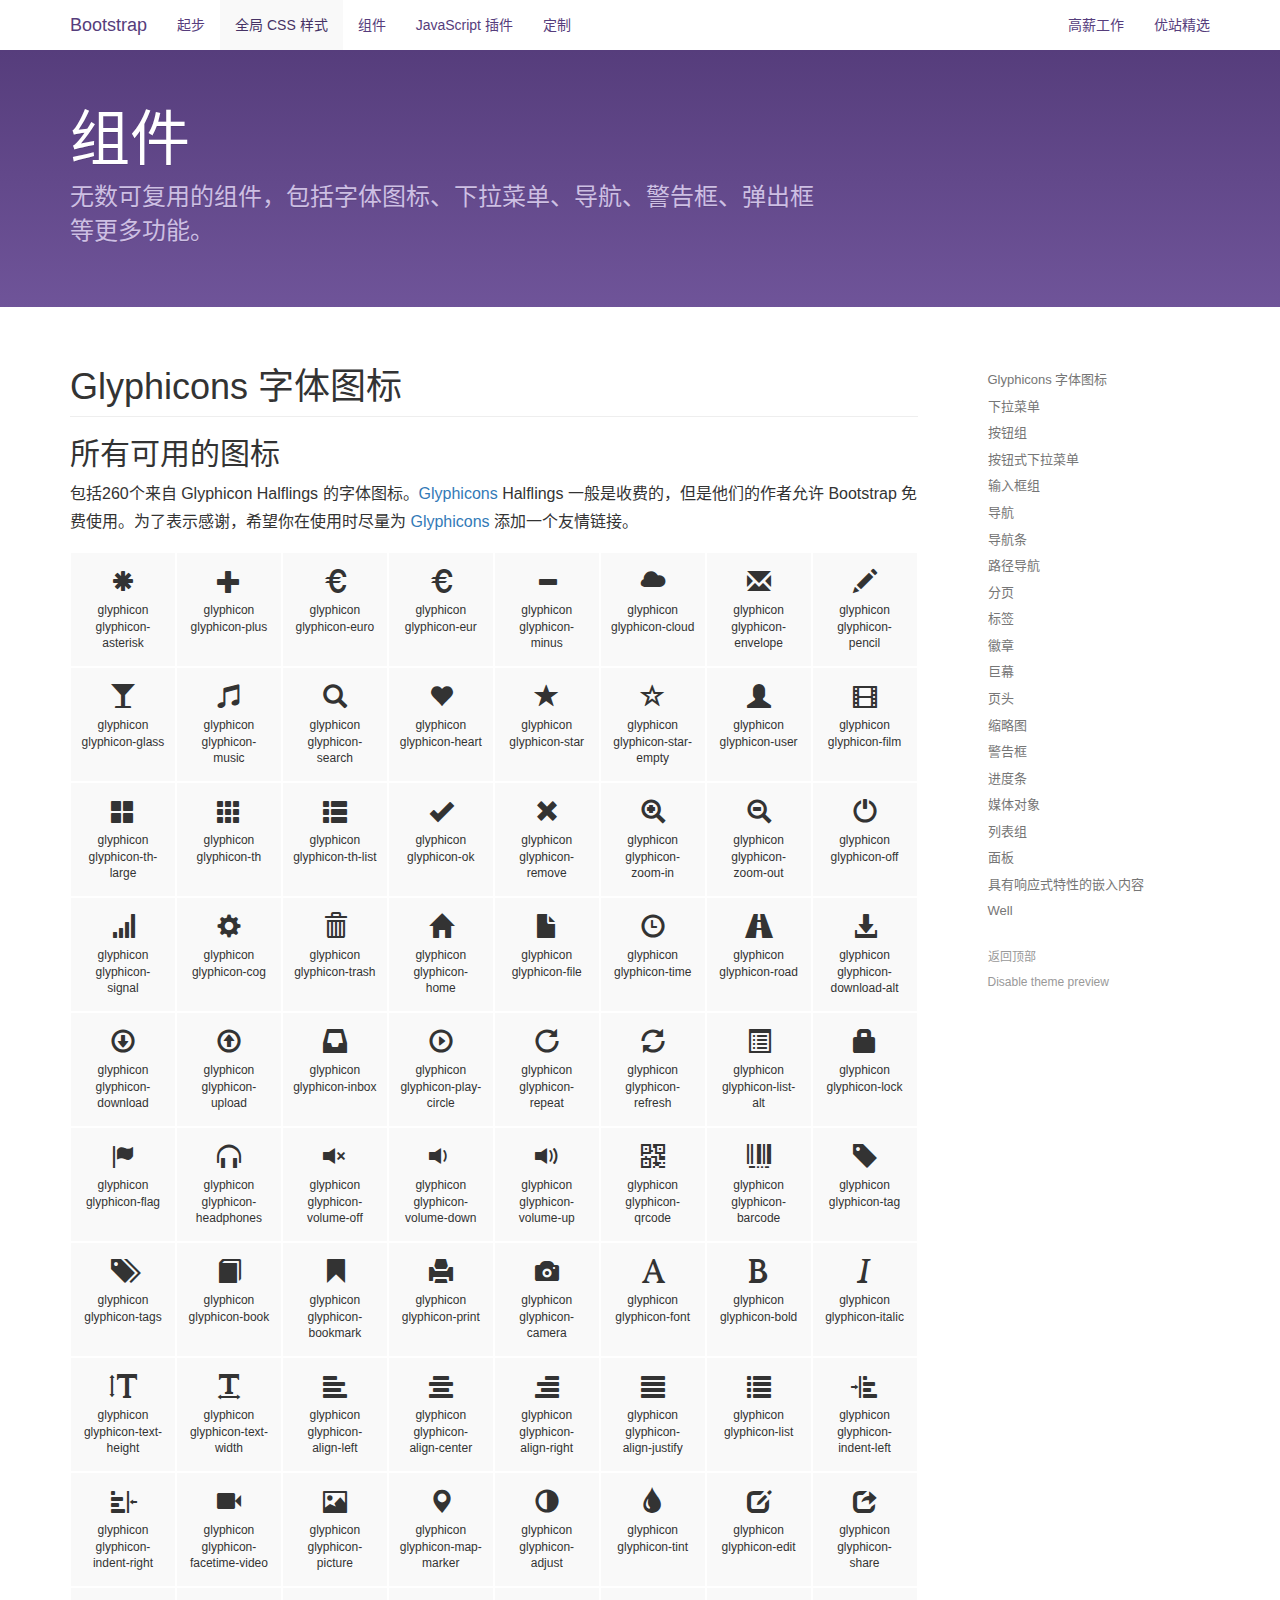
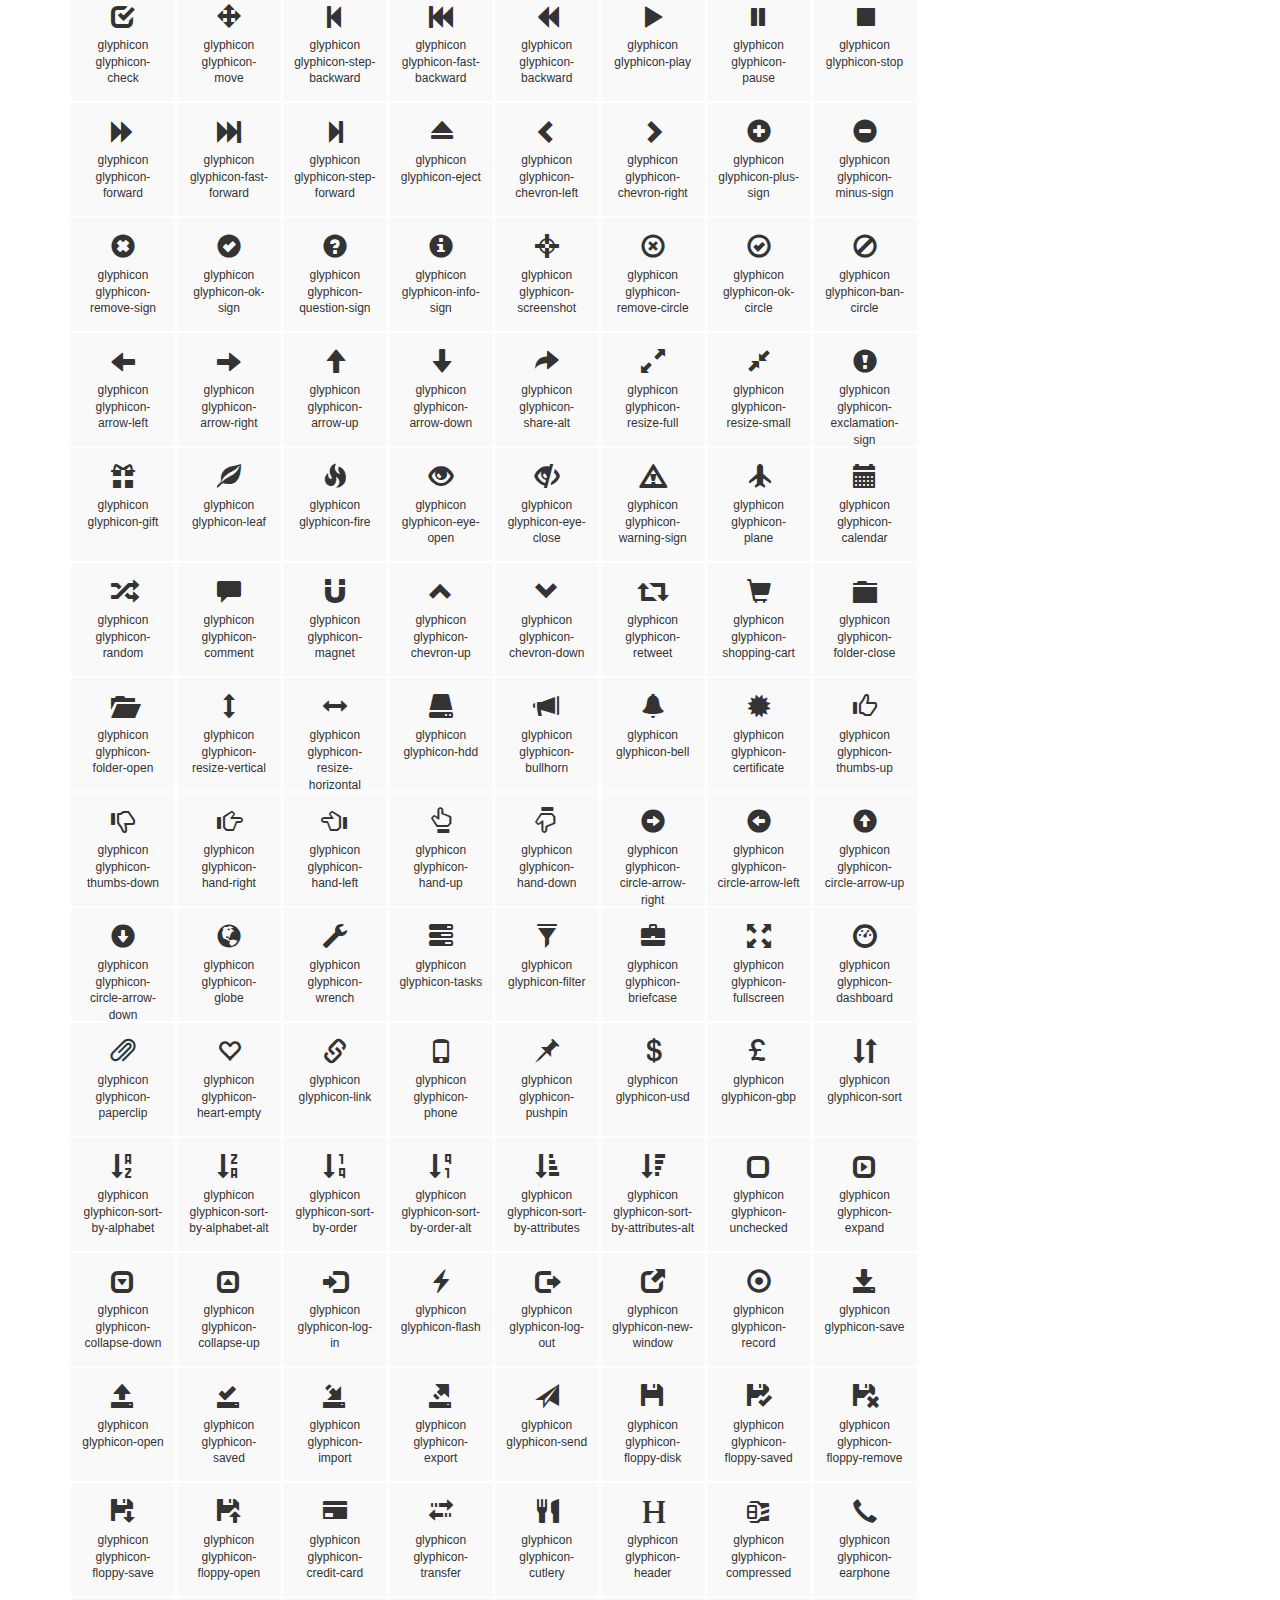
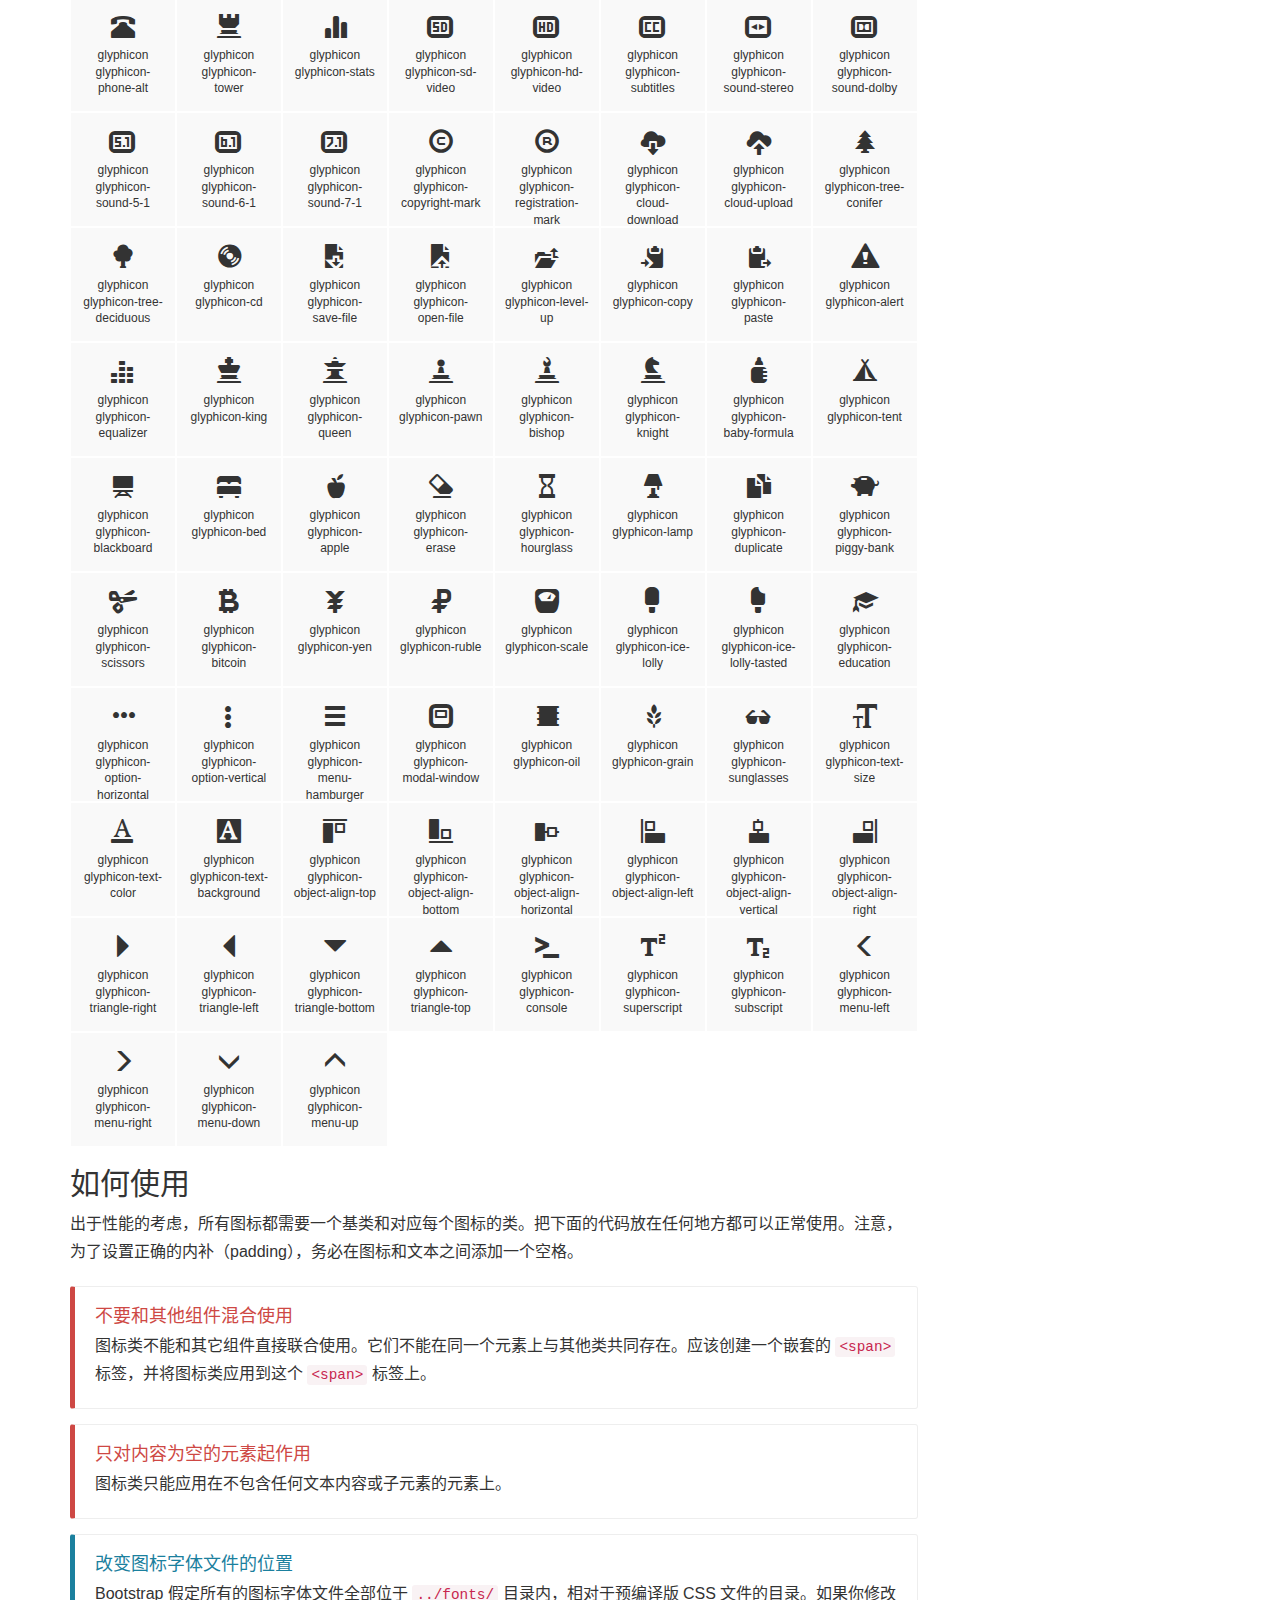
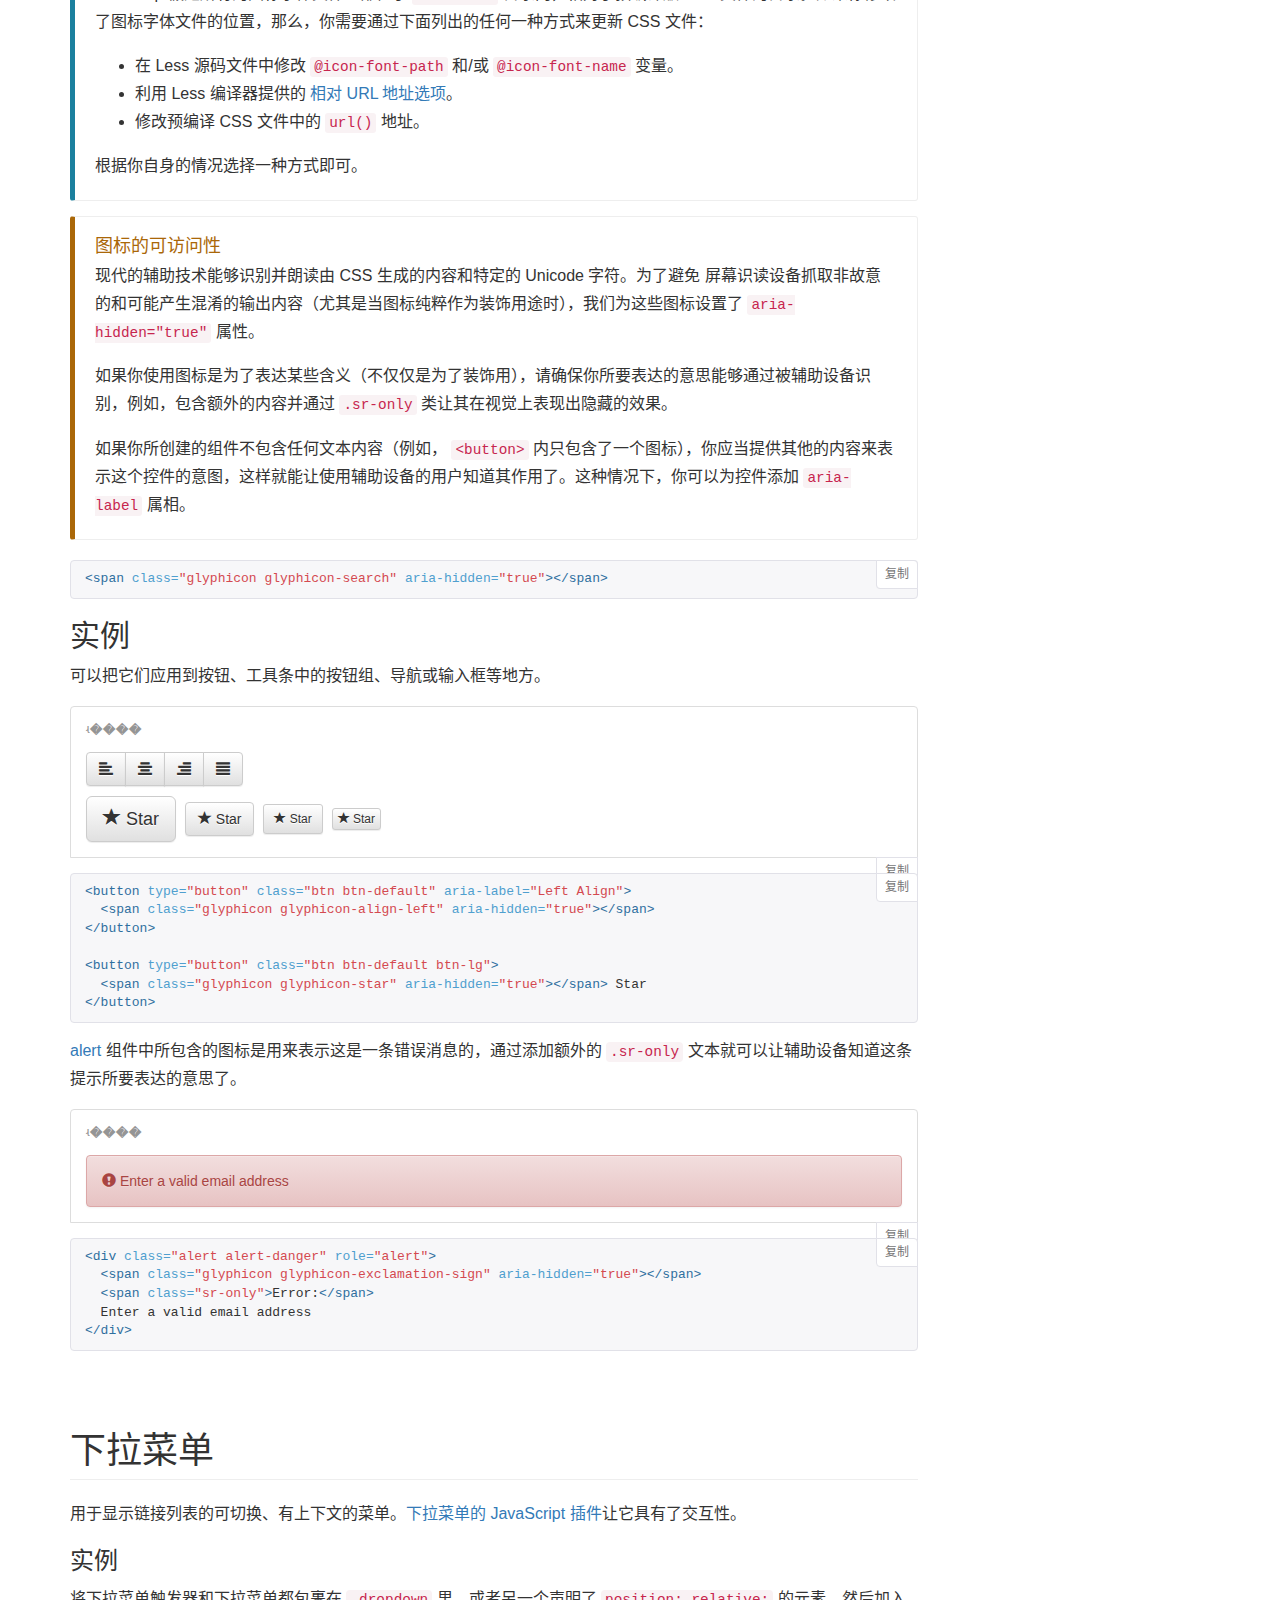
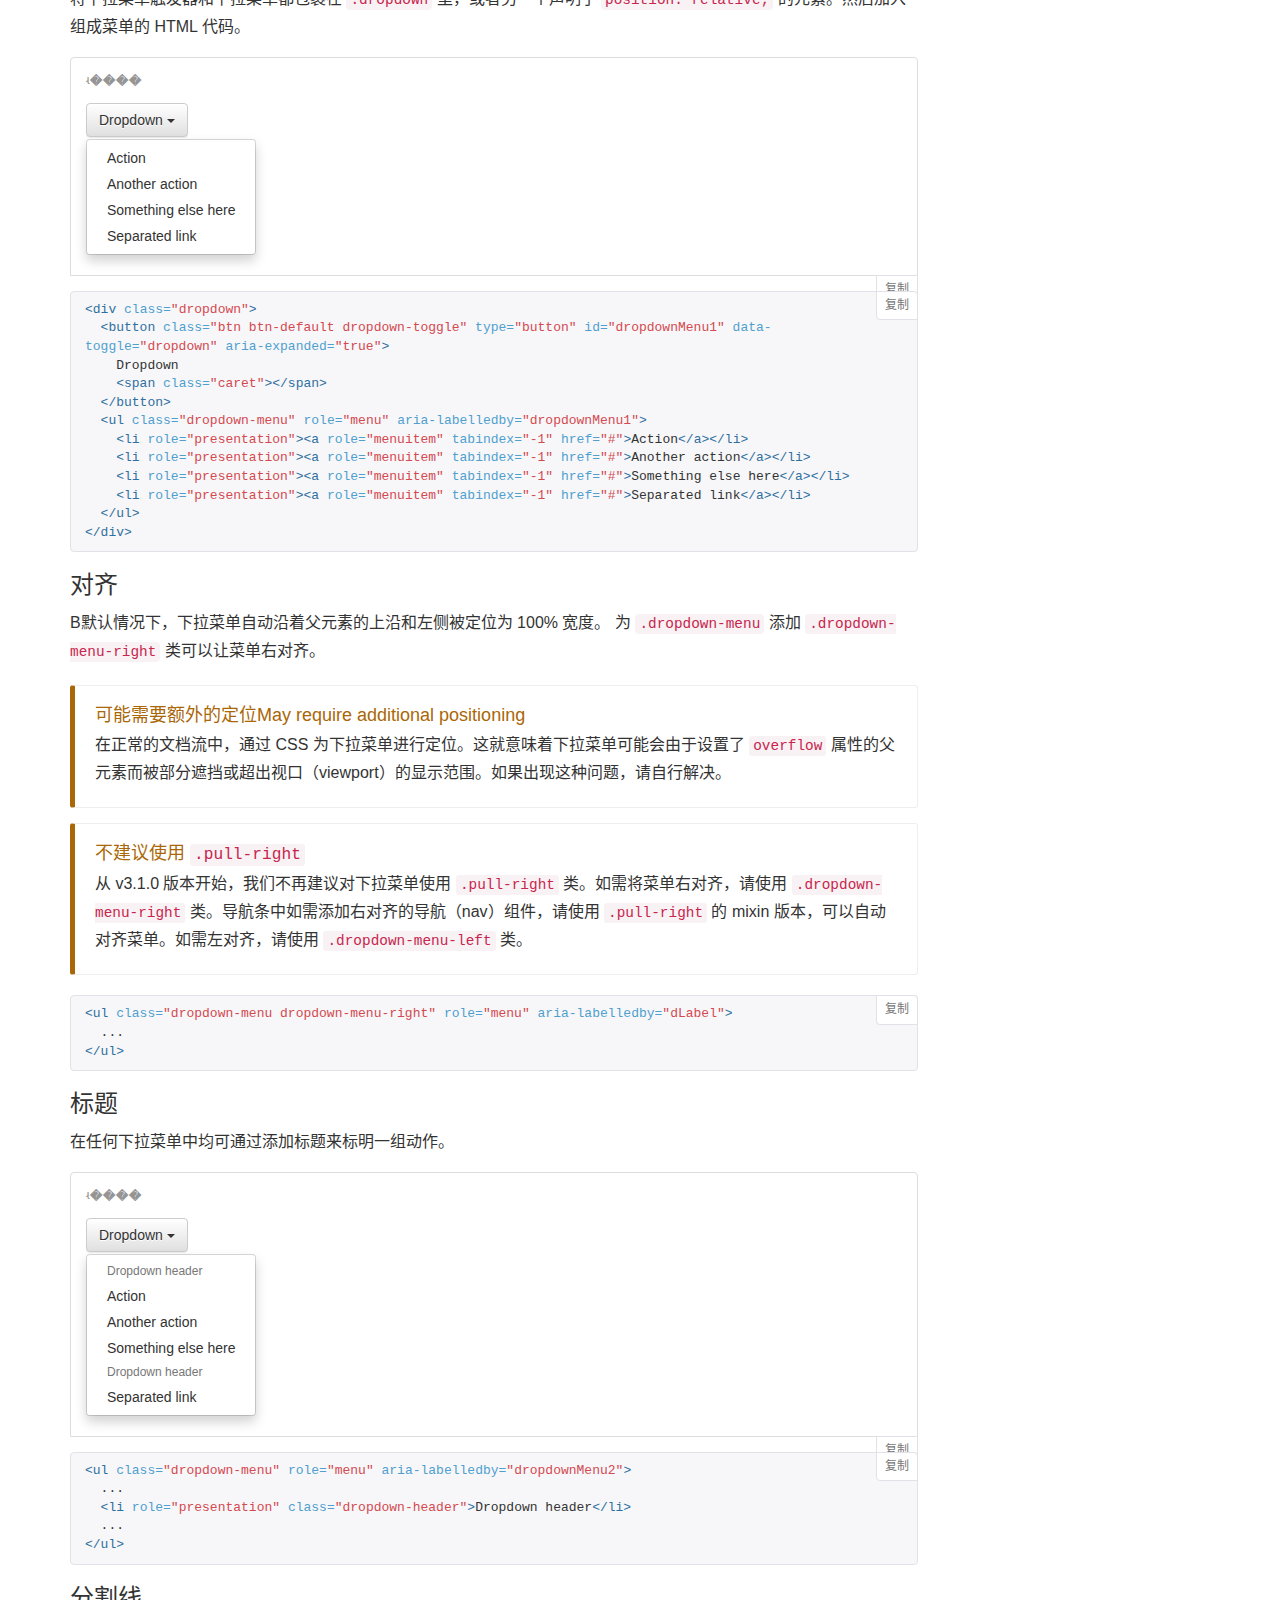
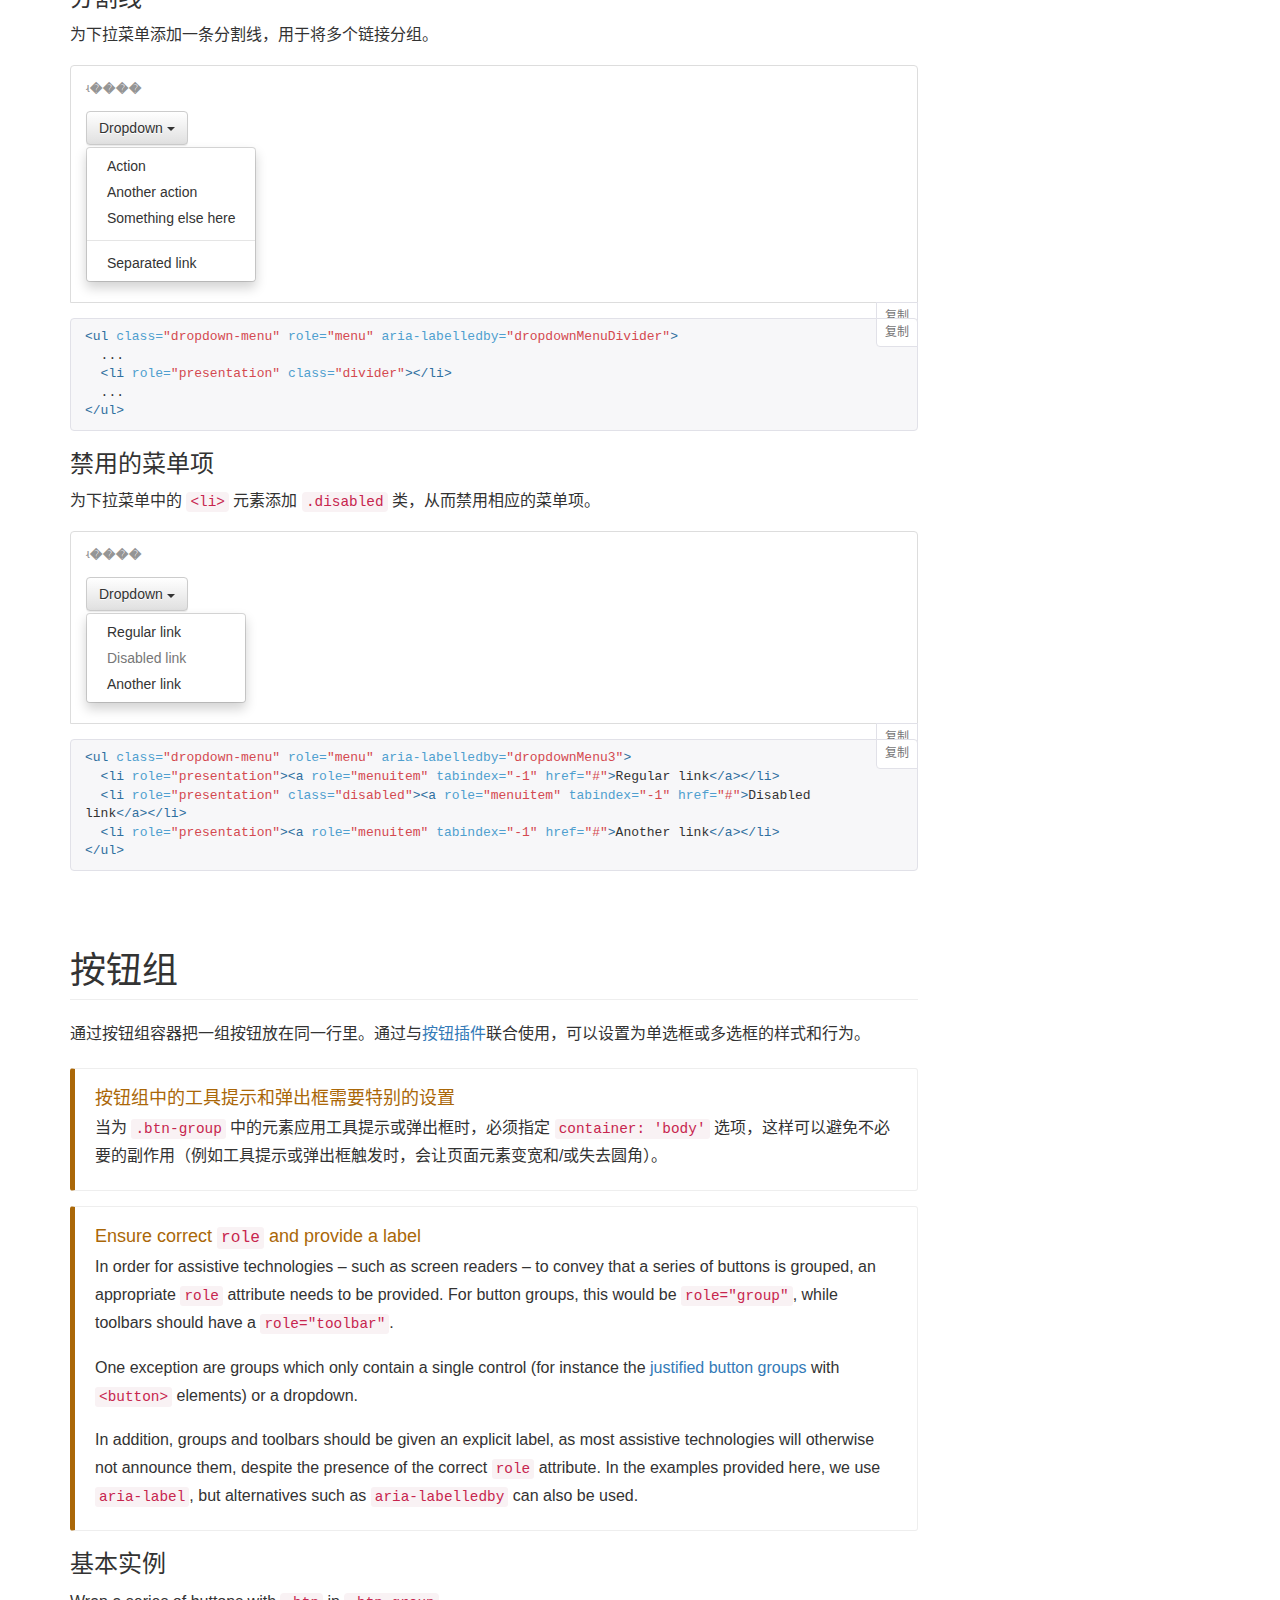
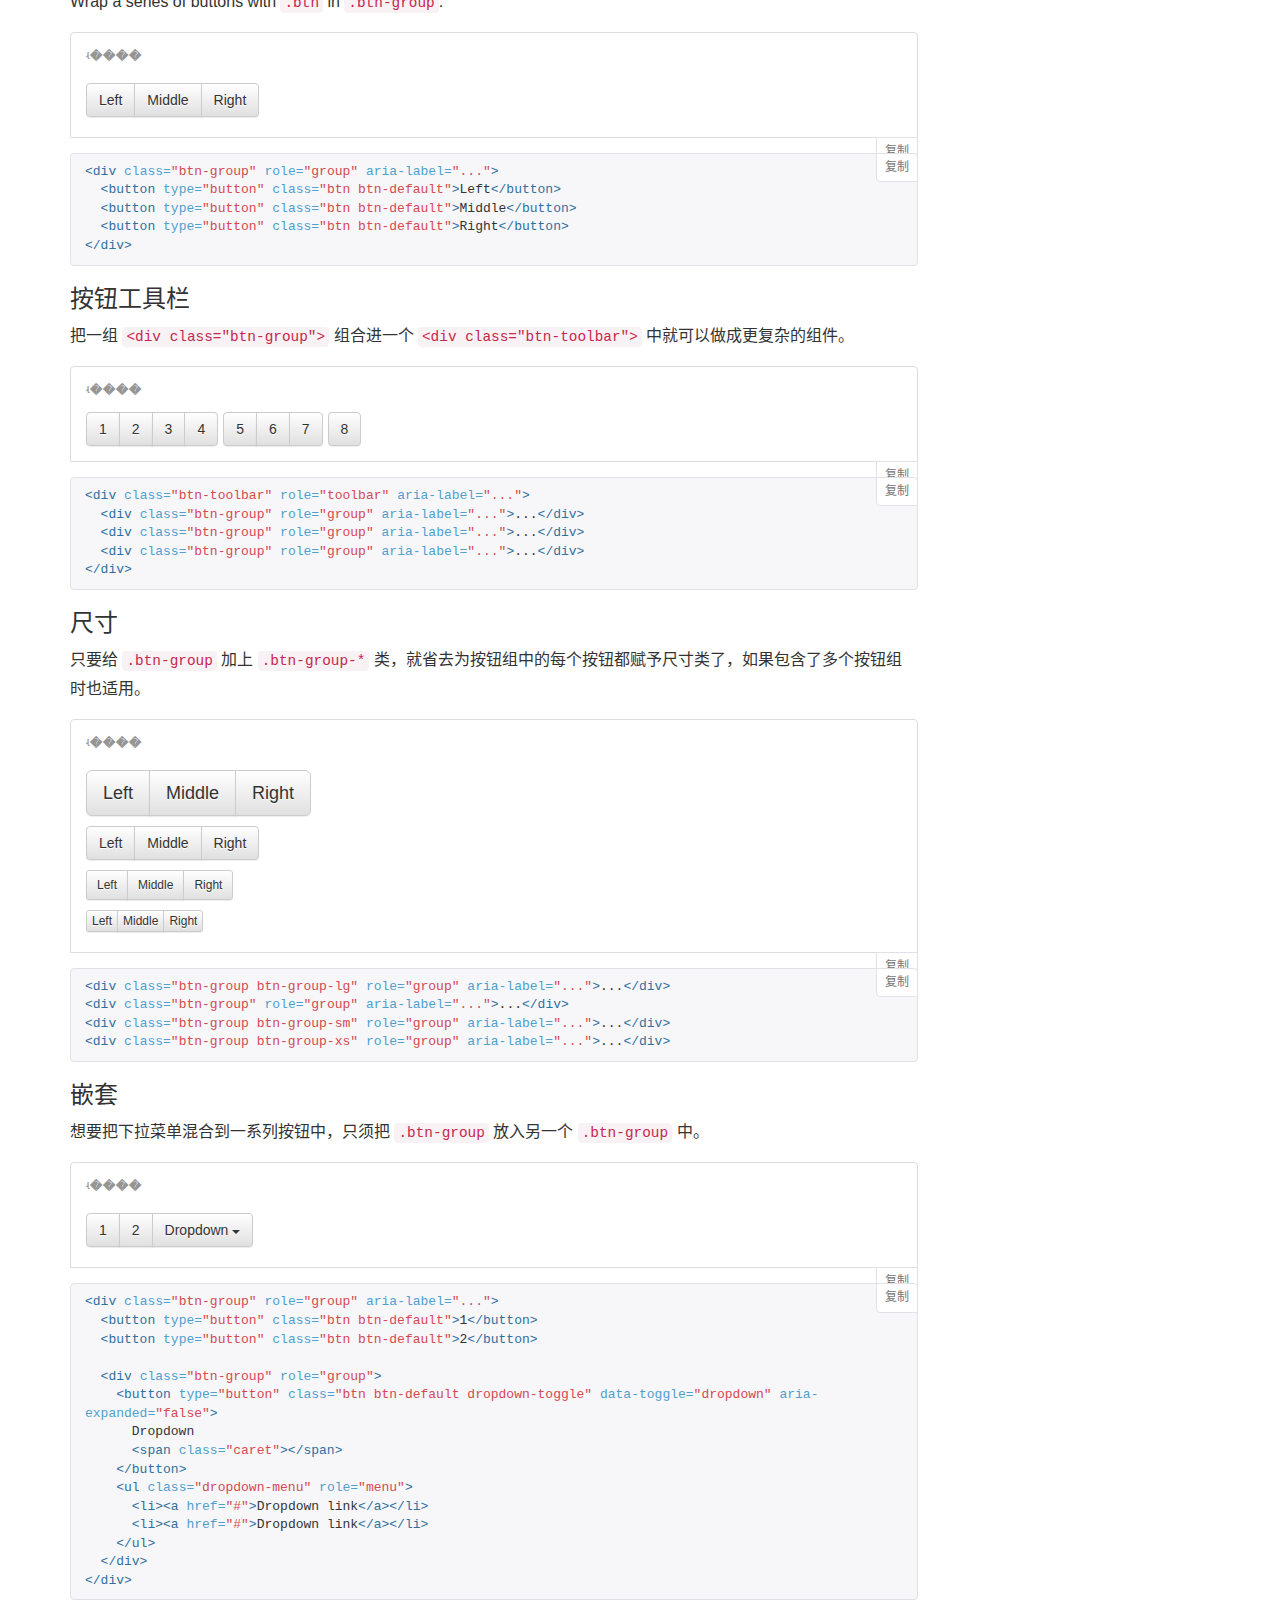
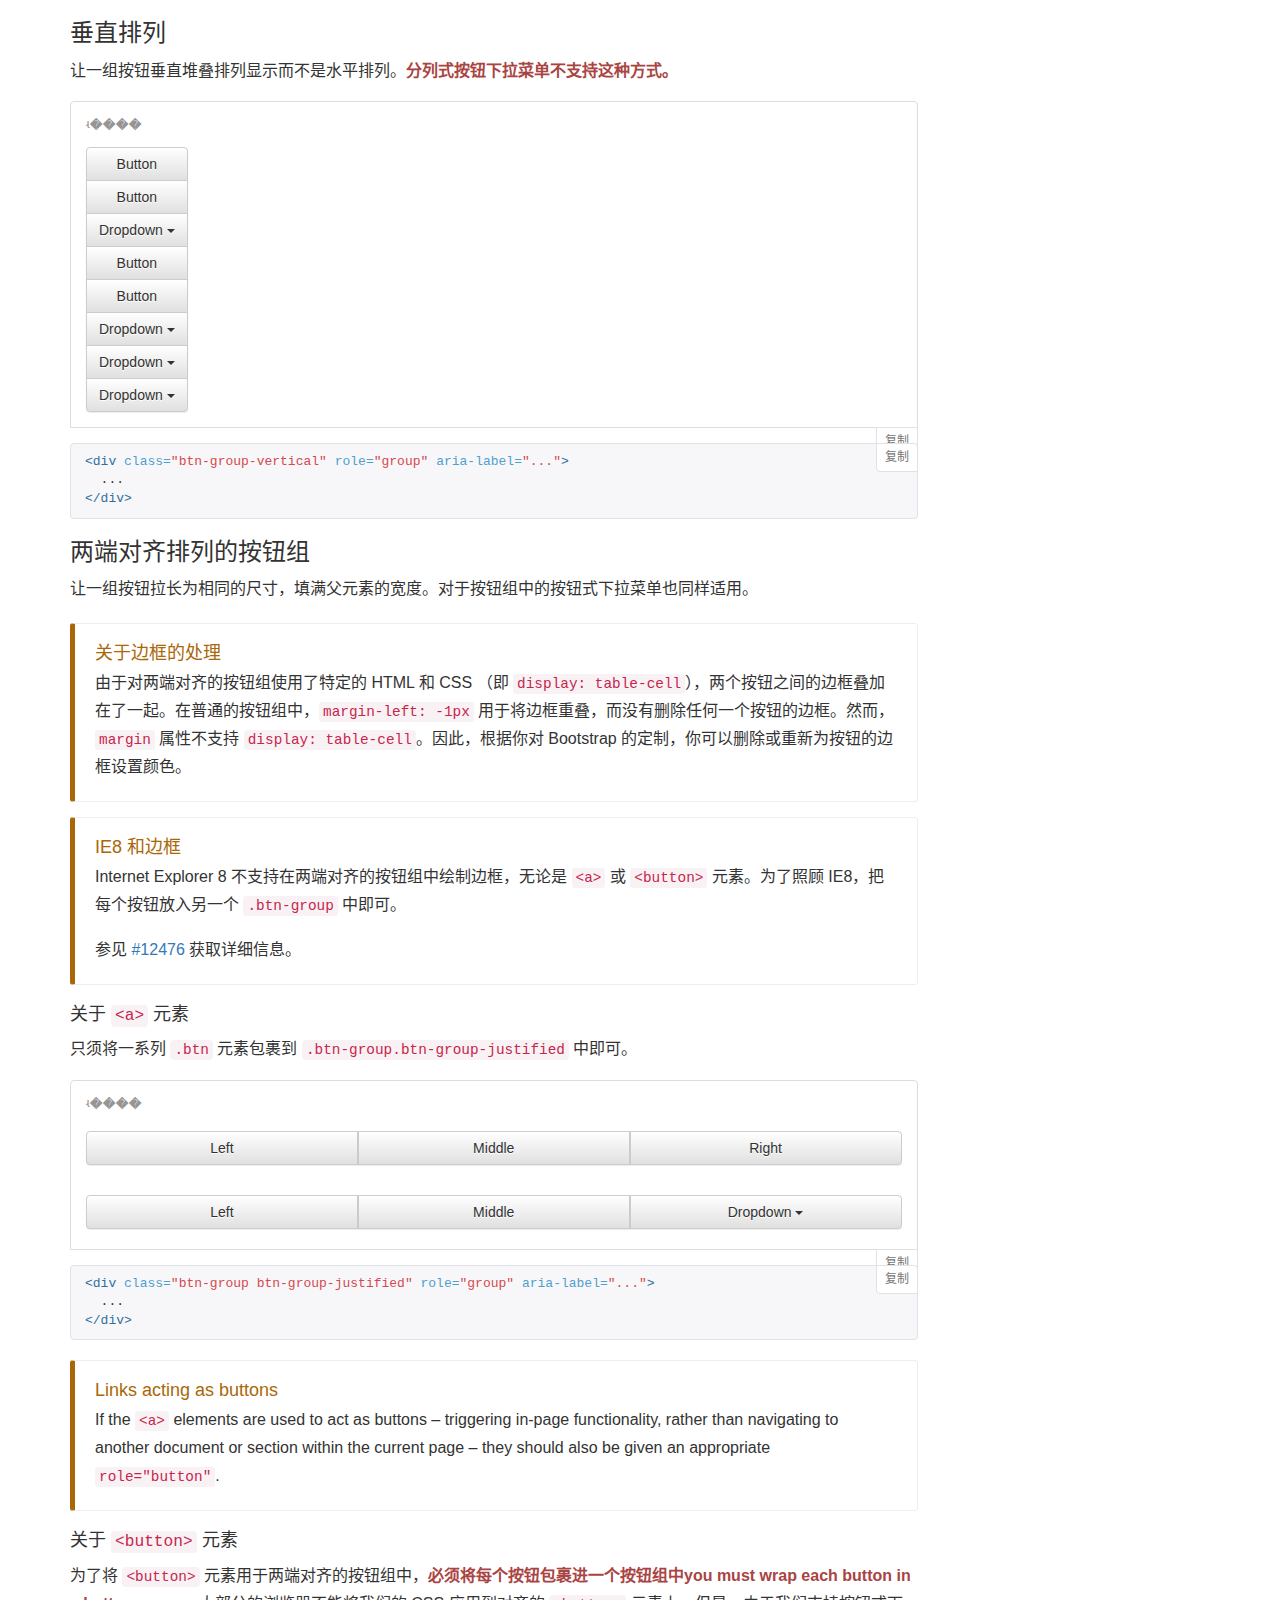
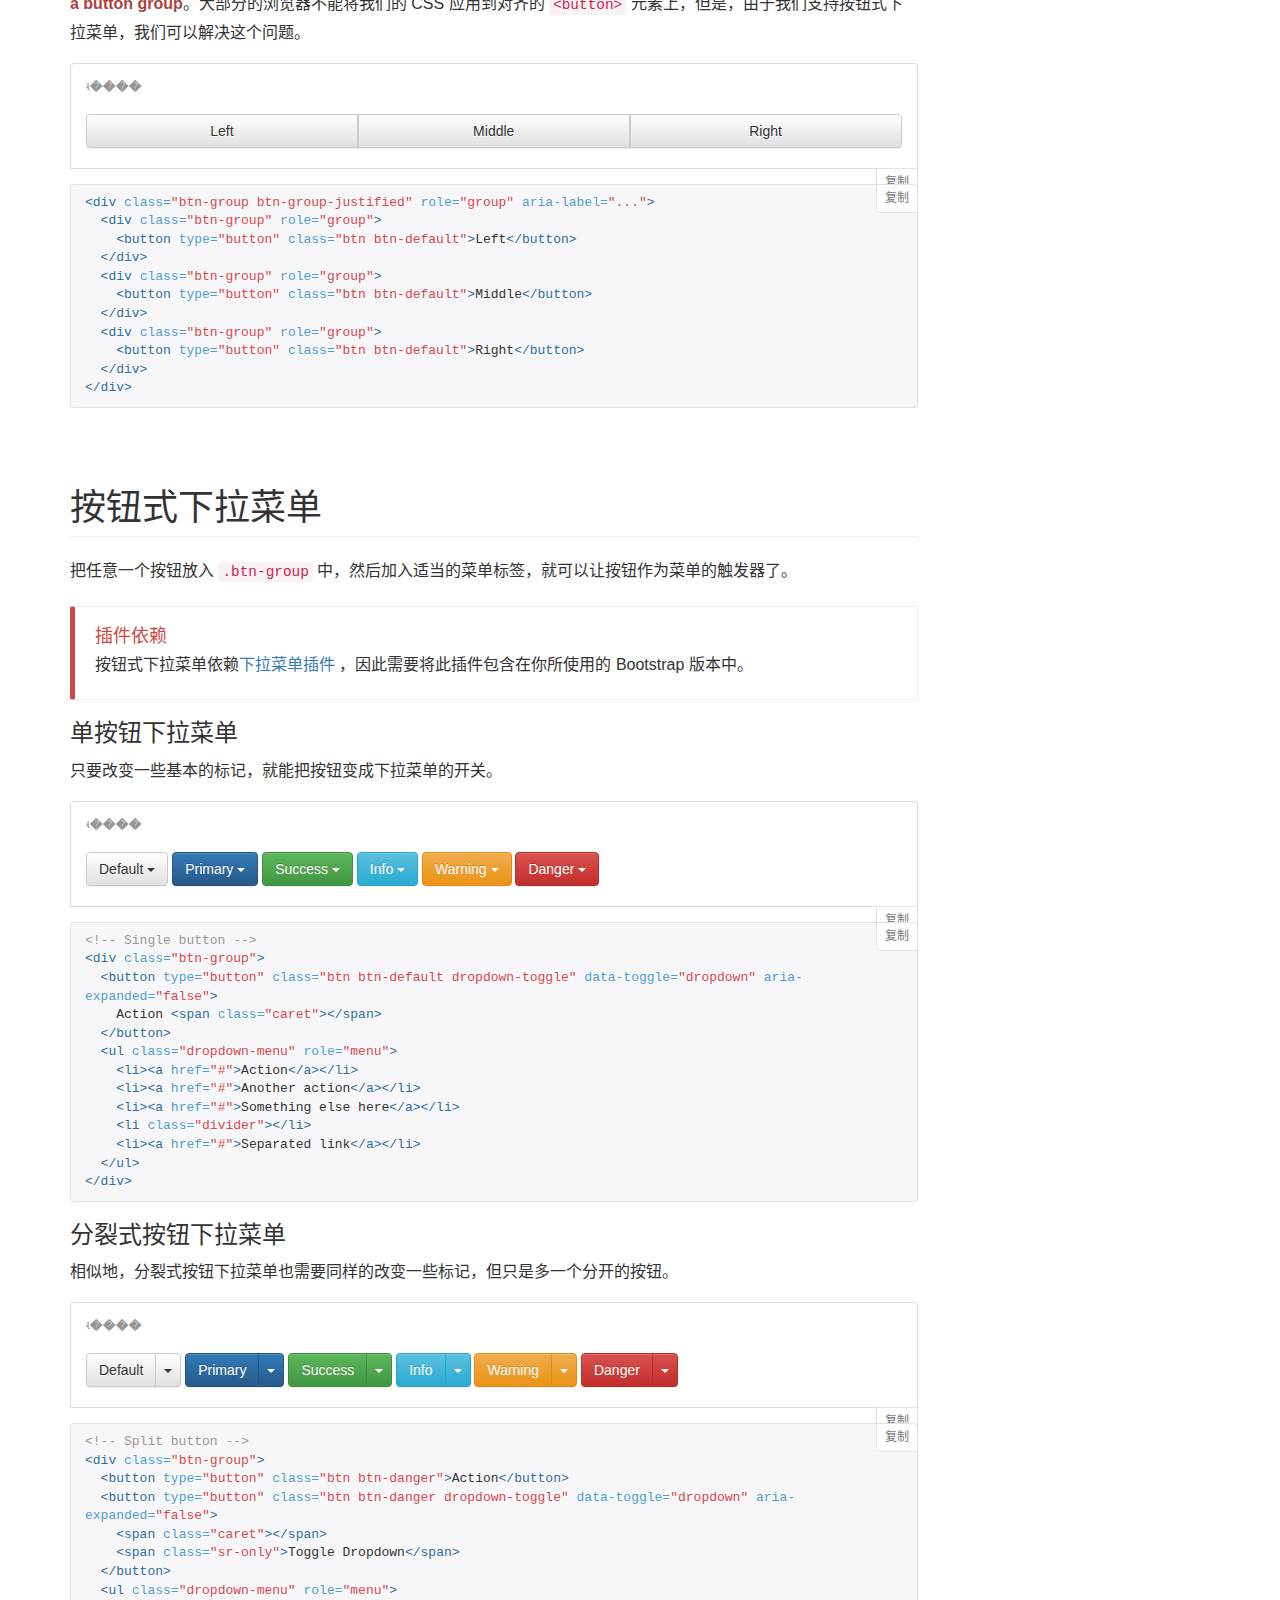
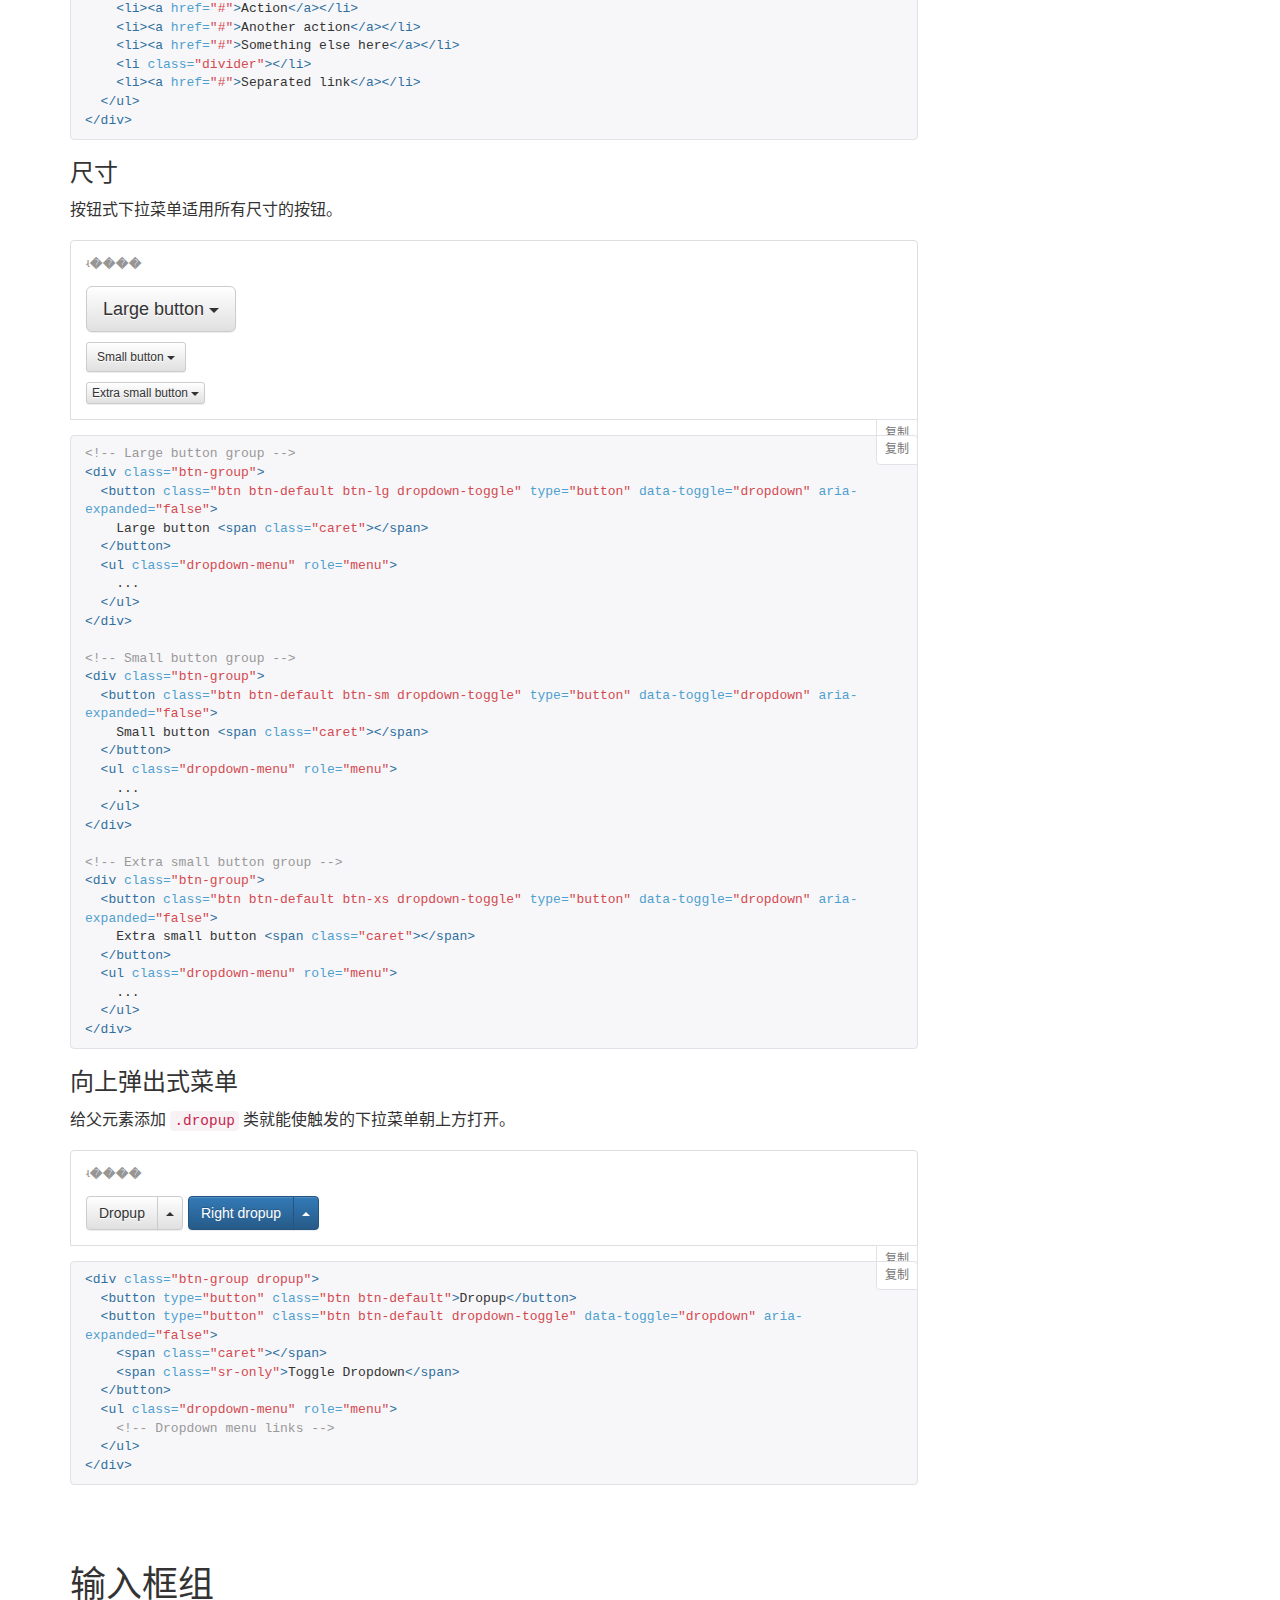
<file: 咨询/css/bootstrap3.2.2/组件 · Bootstrap 中文文档.htm>
<!DOCTYPE html>
<!-- saved from url=(0033)组件 · Bootstrap 中文文档.htm -->
<html lang="zh-cn"><head><meta http-equiv="Content-Type" content="text/html; charset=UTF-8">
    <!-- Meta, title, CSS, favicons, etc. -->
    <meta charset="utf-8">
<meta http-equiv="X-UA-Compatible" content="IE=edge">
<meta name="viewport" content="width=device-width, initial-scale=1">
<meta name="description" content="Bootstrap - 简洁、直观、强悍、移动设备优先的前端开发框架，让web开发更迅速、简单。">
<meta name="keywords" content="HTML, CSS, JS, JavaScript, framework, bootstrap, front-end, frontend, web development">
<meta name="author" content="Mark Otto, Jacob Thornton, and Bootstrap contributors">
<meta name="author" content="王赛 &lt;wangsai@bootcss.com&gt;">

<title>
  
    组件 · Bootstrap 中文文档
  
</title>

<!-- Bootstrap core CSS -->
<link href="./css/bootstrap.min.css" rel="stylesheet">

  <!-- Optional Bootstrap Theme -->
  <link href="./css/bootstrap-theme.min.css" data-href="./css/bootstrap-theme.min.css" rel="stylesheet" id="bs-theme-stylesheet">

<link href="./css/patch.css" rel="stylesheet">

<!-- Documentation extras -->
<link href="./css/docs.min.css" rel="stylesheet">
<!--[if lt IE 9]><script src="../assets/js/ie8-responsive-file-warning.js"></script><![endif]-->
<script src="./组件 · Bootstrap 中文文档_files/ie-emulation-modes-warning.js"></script>

<!-- HTML5 shim and Respond.js for IE8 support of HTML5 elements and media queries -->
<!--[if lt IE 9]>
  <script src="http://cdn.bootcss.com/html5shiv/3.7.2/html5shiv.min.js"></script>
  <script src="http://cdn.bootcss.com/respond.js/1.4.2/respond.min.js"></script>
<![endif]-->

<!-- Favicons -->
<link rel="apple-touch-icon" href="http://v3.bootcss.com/apple-touch-icon.png">
<link rel="icon" href="http://v3.bootcss.com/favicon.ico">
<script>
  var _hmt = _hmt || [];
</script>
  </head>
  <body>
    <a id="skippy" class="sr-only sr-only-focusable" href="组件 · Bootstrap 中文文档.htm#content"><div class="container"><span class="skiplink-text">Skip to main content</span></div></a>

    <!-- Docs master nav -->
    <header class="navbar navbar-static-top bs-docs-nav" id="top" role="banner">
  <div class="container">
    <div class="navbar-header">
      <button class="navbar-toggle collapsed" type="button" data-toggle="collapse" data-target=".bs-navbar-collapse">
        <span class="sr-only">Toggle navigation</span>
        <span class="icon-bar"></span>
        <span class="icon-bar"></span>
        <span class="icon-bar"></span>
      </button>
      <a href="http://v3.bootcss.com/" class="navbar-brand">Bootstrap</a>
    </div>
    <nav class="collapse navbar-collapse bs-navbar-collapse">
      <ul class="nav navbar-nav">
        <li>
          <a href="起步 · Bootstrap 中文文档.htm">起步</a>
        </li>
        <li class="active">
          <a href="全局 CSS 样式 · Bootstrap 中文文档.htm">全局 CSS 样式</a>
        </li>
        <li>
          <a href="组件 · Bootstrap 中文文档.htm">组件</a>
        </li>
        <li>
          <a href="JavaScript 插件 · Bootstrap 中文文档.htm">JavaScript 插件</a>
        </li>
        <li>
          <a href="定制并下载 Bootstrap · Bootstrap 中文文档.htm">定制</a>
        </li>
      </ul>
      <ul class="nav navbar-nav navbar-right">
        <li><a href="http://job.bootcss.com/" onclick="_hmt.push([&#39;_trackEvent&#39;, &#39;docv3-navbar&#39;, &#39;click&#39;, &#39;doc-home-navbar-job&#39;])" target="_blank">高薪工作</a></li>
        <li><a href="http://expo.bootcss.com/" onclick="_hmt.push([&#39;_trackEvent&#39;, &#39;docv3-navbar&#39;, &#39;click&#39;, &#39;doc-home-navbar-expo&#39;])" target="_blank">优站精选</a></li>
      </ul>
    </nav>
  </div>
</header>


    <!-- Docs page layout -->
    <div class="bs-docs-header" id="content">
      <div class="container">
        <h1>组件</h1>
        <p>无数可复用的组件，包括字体图标、下拉菜单、导航、警告框、弹出框等更多功能。</p>
      </div>
    </div>

    <div class="container bs-docs-container">

      <div class="row">
        <div class="col-md-9" role="main">
          <div class="bs-docs-section">
  <h1 id="glyphicons" class="page-header">Glyphicons 字体图标</h1>

  <h2 id="glyphicons-glyphs">所有可用的图标</h2>
  <p>包括260个来自 Glyphicon Halflings 的字体图标。<a href="http://glyphicons.com/">Glyphicons</a> Halflings 一般是收费的，但是他们的作者允许 Bootstrap 免费使用。为了表示感谢，希望你在使用时尽量为 <a href="http://glyphicons.com/">Glyphicons</a> 添加一个友情链接。</p>
  <div class="bs-glyphicons">
    <ul class="bs-glyphicons-list">
      
        <li>
          <span class="glyphicon glyphicon-asterisk" aria-hidden="true"></span>
          <span class="glyphicon-class">glyphicon glyphicon-asterisk</span>
        </li>
      
        <li>
          <span class="glyphicon glyphicon-plus" aria-hidden="true"></span>
          <span class="glyphicon-class">glyphicon glyphicon-plus</span>
        </li>
      
        <li>
          <span class="glyphicon glyphicon-euro" aria-hidden="true"></span>
          <span class="glyphicon-class">glyphicon glyphicon-euro</span>
        </li>
      
        <li>
          <span class="glyphicon glyphicon-eur" aria-hidden="true"></span>
          <span class="glyphicon-class">glyphicon glyphicon-eur</span>
        </li>
      
        <li>
          <span class="glyphicon glyphicon-minus" aria-hidden="true"></span>
          <span class="glyphicon-class">glyphicon glyphicon-minus</span>
        </li>
      
        <li>
          <span class="glyphicon glyphicon-cloud" aria-hidden="true"></span>
          <span class="glyphicon-class">glyphicon glyphicon-cloud</span>
        </li>
      
        <li>
          <span class="glyphicon glyphicon-envelope" aria-hidden="true"></span>
          <span class="glyphicon-class">glyphicon glyphicon-envelope</span>
        </li>
      
        <li>
          <span class="glyphicon glyphicon-pencil" aria-hidden="true"></span>
          <span class="glyphicon-class">glyphicon glyphicon-pencil</span>
        </li>
      
        <li>
          <span class="glyphicon glyphicon-glass" aria-hidden="true"></span>
          <span class="glyphicon-class">glyphicon glyphicon-glass</span>
        </li>
      
        <li>
          <span class="glyphicon glyphicon-music" aria-hidden="true"></span>
          <span class="glyphicon-class">glyphicon glyphicon-music</span>
        </li>
      
        <li>
          <span class="glyphicon glyphicon-search" aria-hidden="true"></span>
          <span class="glyphicon-class">glyphicon glyphicon-search</span>
        </li>
      
        <li>
          <span class="glyphicon glyphicon-heart" aria-hidden="true"></span>
          <span class="glyphicon-class">glyphicon glyphicon-heart</span>
        </li>
      
        <li>
          <span class="glyphicon glyphicon-star" aria-hidden="true"></span>
          <span class="glyphicon-class">glyphicon glyphicon-star</span>
        </li>
      
        <li>
          <span class="glyphicon glyphicon-star-empty" aria-hidden="true"></span>
          <span class="glyphicon-class">glyphicon glyphicon-star-empty</span>
        </li>
      
        <li>
          <span class="glyphicon glyphicon-user" aria-hidden="true"></span>
          <span class="glyphicon-class">glyphicon glyphicon-user</span>
        </li>
      
        <li>
          <span class="glyphicon glyphicon-film" aria-hidden="true"></span>
          <span class="glyphicon-class">glyphicon glyphicon-film</span>
        </li>
      
        <li>
          <span class="glyphicon glyphicon-th-large" aria-hidden="true"></span>
          <span class="glyphicon-class">glyphicon glyphicon-th-large</span>
        </li>
      
        <li>
          <span class="glyphicon glyphicon-th" aria-hidden="true"></span>
          <span class="glyphicon-class">glyphicon glyphicon-th</span>
        </li>
      
        <li>
          <span class="glyphicon glyphicon-th-list" aria-hidden="true"></span>
          <span class="glyphicon-class">glyphicon glyphicon-th-list</span>
        </li>
      
        <li>
          <span class="glyphicon glyphicon-ok" aria-hidden="true"></span>
          <span class="glyphicon-class">glyphicon glyphicon-ok</span>
        </li>
      
        <li>
          <span class="glyphicon glyphicon-remove" aria-hidden="true"></span>
          <span class="glyphicon-class">glyphicon glyphicon-remove</span>
        </li>
      
        <li>
          <span class="glyphicon glyphicon-zoom-in" aria-hidden="true"></span>
          <span class="glyphicon-class">glyphicon glyphicon-zoom-in</span>
        </li>
      
        <li>
          <span class="glyphicon glyphicon-zoom-out" aria-hidden="true"></span>
          <span class="glyphicon-class">glyphicon glyphicon-zoom-out</span>
        </li>
      
        <li>
          <span class="glyphicon glyphicon-off" aria-hidden="true"></span>
          <span class="glyphicon-class">glyphicon glyphicon-off</span>
        </li>
      
        <li>
          <span class="glyphicon glyphicon-signal" aria-hidden="true"></span>
          <span class="glyphicon-class">glyphicon glyphicon-signal</span>
        </li>
      
        <li>
          <span class="glyphicon glyphicon-cog" aria-hidden="true"></span>
          <span class="glyphicon-class">glyphicon glyphicon-cog</span>
        </li>
      
        <li>
          <span class="glyphicon glyphicon-trash" aria-hidden="true"></span>
          <span class="glyphicon-class">glyphicon glyphicon-trash</span>
        </li>
      
        <li>
          <span class="glyphicon glyphicon-home" aria-hidden="true"></span>
          <span class="glyphicon-class">glyphicon glyphicon-home</span>
        </li>
      
        <li>
          <span class="glyphicon glyphicon-file" aria-hidden="true"></span>
          <span class="glyphicon-class">glyphicon glyphicon-file</span>
        </li>
      
        <li>
          <span class="glyphicon glyphicon-time" aria-hidden="true"></span>
          <span class="glyphicon-class">glyphicon glyphicon-time</span>
        </li>
      
        <li>
          <span class="glyphicon glyphicon-road" aria-hidden="true"></span>
          <span class="glyphicon-class">glyphicon glyphicon-road</span>
        </li>
      
        <li>
          <span class="glyphicon glyphicon-download-alt" aria-hidden="true"></span>
          <span class="glyphicon-class">glyphicon glyphicon-download-alt</span>
        </li>
      
        <li>
          <span class="glyphicon glyphicon-download" aria-hidden="true"></span>
          <span class="glyphicon-class">glyphicon glyphicon-download</span>
        </li>
      
        <li>
          <span class="glyphicon glyphicon-upload" aria-hidden="true"></span>
          <span class="glyphicon-class">glyphicon glyphicon-upload</span>
        </li>
      
        <li>
          <span class="glyphicon glyphicon-inbox" aria-hidden="true"></span>
          <span class="glyphicon-class">glyphicon glyphicon-inbox</span>
        </li>
      
        <li>
          <span class="glyphicon glyphicon-play-circle" aria-hidden="true"></span>
          <span class="glyphicon-class">glyphicon glyphicon-play-circle</span>
        </li>
      
        <li>
          <span class="glyphicon glyphicon-repeat" aria-hidden="true"></span>
          <span class="glyphicon-class">glyphicon glyphicon-repeat</span>
        </li>
      
        <li>
          <span class="glyphicon glyphicon-refresh" aria-hidden="true"></span>
          <span class="glyphicon-class">glyphicon glyphicon-refresh</span>
        </li>
      
        <li>
          <span class="glyphicon glyphicon-list-alt" aria-hidden="true"></span>
          <span class="glyphicon-class">glyphicon glyphicon-list-alt</span>
        </li>
      
        <li>
          <span class="glyphicon glyphicon-lock" aria-hidden="true"></span>
          <span class="glyphicon-class">glyphicon glyphicon-lock</span>
        </li>
      
        <li>
          <span class="glyphicon glyphicon-flag" aria-hidden="true"></span>
          <span class="glyphicon-class">glyphicon glyphicon-flag</span>
        </li>
      
        <li>
          <span class="glyphicon glyphicon-headphones" aria-hidden="true"></span>
          <span class="glyphicon-class">glyphicon glyphicon-headphones</span>
        </li>
      
        <li>
          <span class="glyphicon glyphicon-volume-off" aria-hidden="true"></span>
          <span class="glyphicon-class">glyphicon glyphicon-volume-off</span>
        </li>
      
        <li>
          <span class="glyphicon glyphicon-volume-down" aria-hidden="true"></span>
          <span class="glyphicon-class">glyphicon glyphicon-volume-down</span>
        </li>
      
        <li>
          <span class="glyphicon glyphicon-volume-up" aria-hidden="true"></span>
          <span class="glyphicon-class">glyphicon glyphicon-volume-up</span>
        </li>
      
        <li>
          <span class="glyphicon glyphicon-qrcode" aria-hidden="true"></span>
          <span class="glyphicon-class">glyphicon glyphicon-qrcode</span>
        </li>
      
        <li>
          <span class="glyphicon glyphicon-barcode" aria-hidden="true"></span>
          <span class="glyphicon-class">glyphicon glyphicon-barcode</span>
        </li>
      
        <li>
          <span class="glyphicon glyphicon-tag" aria-hidden="true"></span>
          <span class="glyphicon-class">glyphicon glyphicon-tag</span>
        </li>
      
        <li>
          <span class="glyphicon glyphicon-tags" aria-hidden="true"></span>
          <span class="glyphicon-class">glyphicon glyphicon-tags</span>
        </li>
      
        <li>
          <span class="glyphicon glyphicon-book" aria-hidden="true"></span>
          <span class="glyphicon-class">glyphicon glyphicon-book</span>
        </li>
      
        <li>
          <span class="glyphicon glyphicon-bookmark" aria-hidden="true"></span>
          <span class="glyphicon-class">glyphicon glyphicon-bookmark</span>
        </li>
      
        <li>
          <span class="glyphicon glyphicon-print" aria-hidden="true"></span>
          <span class="glyphicon-class">glyphicon glyphicon-print</span>
        </li>
      
        <li>
          <span class="glyphicon glyphicon-camera" aria-hidden="true"></span>
          <span class="glyphicon-class">glyphicon glyphicon-camera</span>
        </li>
      
        <li>
          <span class="glyphicon glyphicon-font" aria-hidden="true"></span>
          <span class="glyphicon-class">glyphicon glyphicon-font</span>
        </li>
      
        <li>
          <span class="glyphicon glyphicon-bold" aria-hidden="true"></span>
          <span class="glyphicon-class">glyphicon glyphicon-bold</span>
        </li>
      
        <li>
          <span class="glyphicon glyphicon-italic" aria-hidden="true"></span>
          <span class="glyphicon-class">glyphicon glyphicon-italic</span>
        </li>
      
        <li>
          <span class="glyphicon glyphicon-text-height" aria-hidden="true"></span>
          <span class="glyphicon-class">glyphicon glyphicon-text-height</span>
        </li>
      
        <li>
          <span class="glyphicon glyphicon-text-width" aria-hidden="true"></span>
          <span class="glyphicon-class">glyphicon glyphicon-text-width</span>
        </li>
      
        <li>
          <span class="glyphicon glyphicon-align-left" aria-hidden="true"></span>
          <span class="glyphicon-class">glyphicon glyphicon-align-left</span>
        </li>
      
        <li>
          <span class="glyphicon glyphicon-align-center" aria-hidden="true"></span>
          <span class="glyphicon-class">glyphicon glyphicon-align-center</span>
        </li>
      
        <li>
          <span class="glyphicon glyphicon-align-right" aria-hidden="true"></span>
          <span class="glyphicon-class">glyphicon glyphicon-align-right</span>
        </li>
      
        <li>
          <span class="glyphicon glyphicon-align-justify" aria-hidden="true"></span>
          <span class="glyphicon-class">glyphicon glyphicon-align-justify</span>
        </li>
      
        <li>
          <span class="glyphicon glyphicon-list" aria-hidden="true"></span>
          <span class="glyphicon-class">glyphicon glyphicon-list</span>
        </li>
      
        <li>
          <span class="glyphicon glyphicon-indent-left" aria-hidden="true"></span>
          <span class="glyphicon-class">glyphicon glyphicon-indent-left</span>
        </li>
      
        <li>
          <span class="glyphicon glyphicon-indent-right" aria-hidden="true"></span>
          <span class="glyphicon-class">glyphicon glyphicon-indent-right</span>
        </li>
      
        <li>
          <span class="glyphicon glyphicon-facetime-video" aria-hidden="true"></span>
          <span class="glyphicon-class">glyphicon glyphicon-facetime-video</span>
        </li>
      
        <li>
          <span class="glyphicon glyphicon-picture" aria-hidden="true"></span>
          <span class="glyphicon-class">glyphicon glyphicon-picture</span>
        </li>
      
        <li>
          <span class="glyphicon glyphicon-map-marker" aria-hidden="true"></span>
          <span class="glyphicon-class">glyphicon glyphicon-map-marker</span>
        </li>
      
        <li>
          <span class="glyphicon glyphicon-adjust" aria-hidden="true"></span>
          <span class="glyphicon-class">glyphicon glyphicon-adjust</span>
        </li>
      
        <li>
          <span class="glyphicon glyphicon-tint" aria-hidden="true"></span>
          <span class="glyphicon-class">glyphicon glyphicon-tint</span>
        </li>
      
        <li>
          <span class="glyphicon glyphicon-edit" aria-hidden="true"></span>
          <span class="glyphicon-class">glyphicon glyphicon-edit</span>
        </li>
      
        <li>
          <span class="glyphicon glyphicon-share" aria-hidden="true"></span>
          <span class="glyphicon-class">glyphicon glyphicon-share</span>
        </li>
      
        <li>
          <span class="glyphicon glyphicon-check" aria-hidden="true"></span>
          <span class="glyphicon-class">glyphicon glyphicon-check</span>
        </li>
      
        <li>
          <span class="glyphicon glyphicon-move" aria-hidden="true"></span>
          <span class="glyphicon-class">glyphicon glyphicon-move</span>
        </li>
      
        <li>
          <span class="glyphicon glyphicon-step-backward" aria-hidden="true"></span>
          <span class="glyphicon-class">glyphicon glyphicon-step-backward</span>
        </li>
      
        <li>
          <span class="glyphicon glyphicon-fast-backward" aria-hidden="true"></span>
          <span class="glyphicon-class">glyphicon glyphicon-fast-backward</span>
        </li>
      
        <li>
          <span class="glyphicon glyphicon-backward" aria-hidden="true"></span>
          <span class="glyphicon-class">glyphicon glyphicon-backward</span>
        </li>
      
        <li>
          <span class="glyphicon glyphicon-play" aria-hidden="true"></span>
          <span class="glyphicon-class">glyphicon glyphicon-play</span>
        </li>
      
        <li>
          <span class="glyphicon glyphicon-pause" aria-hidden="true"></span>
          <span class="glyphicon-class">glyphicon glyphicon-pause</span>
        </li>
      
        <li>
          <span class="glyphicon glyphicon-stop" aria-hidden="true"></span>
          <span class="glyphicon-class">glyphicon glyphicon-stop</span>
        </li>
      
        <li>
          <span class="glyphicon glyphicon-forward" aria-hidden="true"></span>
          <span class="glyphicon-class">glyphicon glyphicon-forward</span>
        </li>
      
        <li>
          <span class="glyphicon glyphicon-fast-forward" aria-hidden="true"></span>
          <span class="glyphicon-class">glyphicon glyphicon-fast-forward</span>
        </li>
      
        <li>
          <span class="glyphicon glyphicon-step-forward" aria-hidden="true"></span>
          <span class="glyphicon-class">glyphicon glyphicon-step-forward</span>
        </li>
      
        <li>
          <span class="glyphicon glyphicon-eject" aria-hidden="true"></span>
          <span class="glyphicon-class">glyphicon glyphicon-eject</span>
        </li>
      
        <li>
          <span class="glyphicon glyphicon-chevron-left" aria-hidden="true"></span>
          <span class="glyphicon-class">glyphicon glyphicon-chevron-left</span>
        </li>
      
        <li>
          <span class="glyphicon glyphicon-chevron-right" aria-hidden="true"></span>
          <span class="glyphicon-class">glyphicon glyphicon-chevron-right</span>
        </li>
      
        <li>
          <span class="glyphicon glyphicon-plus-sign" aria-hidden="true"></span>
          <span class="glyphicon-class">glyphicon glyphicon-plus-sign</span>
        </li>
      
        <li>
          <span class="glyphicon glyphicon-minus-sign" aria-hidden="true"></span>
          <span class="glyphicon-class">glyphicon glyphicon-minus-sign</span>
        </li>
      
        <li>
          <span class="glyphicon glyphicon-remove-sign" aria-hidden="true"></span>
          <span class="glyphicon-class">glyphicon glyphicon-remove-sign</span>
        </li>
      
        <li>
          <span class="glyphicon glyphicon-ok-sign" aria-hidden="true"></span>
          <span class="glyphicon-class">glyphicon glyphicon-ok-sign</span>
        </li>
      
        <li>
          <span class="glyphicon glyphicon-question-sign" aria-hidden="true"></span>
          <span class="glyphicon-class">glyphicon glyphicon-question-sign</span>
        </li>
      
        <li>
          <span class="glyphicon glyphicon-info-sign" aria-hidden="true"></span>
          <span class="glyphicon-class">glyphicon glyphicon-info-sign</span>
        </li>
      
        <li>
          <span class="glyphicon glyphicon-screenshot" aria-hidden="true"></span>
          <span class="glyphicon-class">glyphicon glyphicon-screenshot</span>
        </li>
      
        <li>
          <span class="glyphicon glyphicon-remove-circle" aria-hidden="true"></span>
          <span class="glyphicon-class">glyphicon glyphicon-remove-circle</span>
        </li>
      
        <li>
          <span class="glyphicon glyphicon-ok-circle" aria-hidden="true"></span>
          <span class="glyphicon-class">glyphicon glyphicon-ok-circle</span>
        </li>
      
        <li>
          <span class="glyphicon glyphicon-ban-circle" aria-hidden="true"></span>
          <span class="glyphicon-class">glyphicon glyphicon-ban-circle</span>
        </li>
      
        <li>
          <span class="glyphicon glyphicon-arrow-left" aria-hidden="true"></span>
          <span class="glyphicon-class">glyphicon glyphicon-arrow-left</span>
        </li>
      
        <li>
          <span class="glyphicon glyphicon-arrow-right" aria-hidden="true"></span>
          <span class="glyphicon-class">glyphicon glyphicon-arrow-right</span>
        </li>
      
        <li>
          <span class="glyphicon glyphicon-arrow-up" aria-hidden="true"></span>
          <span class="glyphicon-class">glyphicon glyphicon-arrow-up</span>
        </li>
      
        <li>
          <span class="glyphicon glyphicon-arrow-down" aria-hidden="true"></span>
          <span class="glyphicon-class">glyphicon glyphicon-arrow-down</span>
        </li>
      
        <li>
          <span class="glyphicon glyphicon-share-alt" aria-hidden="true"></span>
          <span class="glyphicon-class">glyphicon glyphicon-share-alt</span>
        </li>
      
        <li>
          <span class="glyphicon glyphicon-resize-full" aria-hidden="true"></span>
          <span class="glyphicon-class">glyphicon glyphicon-resize-full</span>
        </li>
      
        <li>
          <span class="glyphicon glyphicon-resize-small" aria-hidden="true"></span>
          <span class="glyphicon-class">glyphicon glyphicon-resize-small</span>
        </li>
      
        <li>
          <span class="glyphicon glyphicon-exclamation-sign" aria-hidden="true"></span>
          <span class="glyphicon-class">glyphicon glyphicon-exclamation-sign</span>
        </li>
      
        <li>
          <span class="glyphicon glyphicon-gift" aria-hidden="true"></span>
          <span class="glyphicon-class">glyphicon glyphicon-gift</span>
        </li>
      
        <li>
          <span class="glyphicon glyphicon-leaf" aria-hidden="true"></span>
          <span class="glyphicon-class">glyphicon glyphicon-leaf</span>
        </li>
      
        <li>
          <span class="glyphicon glyphicon-fire" aria-hidden="true"></span>
          <span class="glyphicon-class">glyphicon glyphicon-fire</span>
        </li>
      
        <li>
          <span class="glyphicon glyphicon-eye-open" aria-hidden="true"></span>
          <span class="glyphicon-class">glyphicon glyphicon-eye-open</span>
        </li>
      
        <li>
          <span class="glyphicon glyphicon-eye-close" aria-hidden="true"></span>
          <span class="glyphicon-class">glyphicon glyphicon-eye-close</span>
        </li>
      
        <li>
          <span class="glyphicon glyphicon-warning-sign" aria-hidden="true"></span>
          <span class="glyphicon-class">glyphicon glyphicon-warning-sign</span>
        </li>
      
        <li>
          <span class="glyphicon glyphicon-plane" aria-hidden="true"></span>
          <span class="glyphicon-class">glyphicon glyphicon-plane</span>
        </li>
      
        <li>
          <span class="glyphicon glyphicon-calendar" aria-hidden="true"></span>
          <span class="glyphicon-class">glyphicon glyphicon-calendar</span>
        </li>
      
        <li>
          <span class="glyphicon glyphicon-random" aria-hidden="true"></span>
          <span class="glyphicon-class">glyphicon glyphicon-random</span>
        </li>
      
        <li>
          <span class="glyphicon glyphicon-comment" aria-hidden="true"></span>
          <span class="glyphicon-class">glyphicon glyphicon-comment</span>
        </li>
      
        <li>
          <span class="glyphicon glyphicon-magnet" aria-hidden="true"></span>
          <span class="glyphicon-class">glyphicon glyphicon-magnet</span>
        </li>
      
        <li>
          <span class="glyphicon glyphicon-chevron-up" aria-hidden="true"></span>
          <span class="glyphicon-class">glyphicon glyphicon-chevron-up</span>
        </li>
      
        <li>
          <span class="glyphicon glyphicon-chevron-down" aria-hidden="true"></span>
          <span class="glyphicon-class">glyphicon glyphicon-chevron-down</span>
        </li>
      
        <li>
          <span class="glyphicon glyphicon-retweet" aria-hidden="true"></span>
          <span class="glyphicon-class">glyphicon glyphicon-retweet</span>
        </li>
      
        <li>
          <span class="glyphicon glyphicon-shopping-cart" aria-hidden="true"></span>
          <span class="glyphicon-class">glyphicon glyphicon-shopping-cart</span>
        </li>
      
        <li>
          <span class="glyphicon glyphicon-folder-close" aria-hidden="true"></span>
          <span class="glyphicon-class">glyphicon glyphicon-folder-close</span>
        </li>
      
        <li>
          <span class="glyphicon glyphicon-folder-open" aria-hidden="true"></span>
          <span class="glyphicon-class">glyphicon glyphicon-folder-open</span>
        </li>
      
        <li>
          <span class="glyphicon glyphicon-resize-vertical" aria-hidden="true"></span>
          <span class="glyphicon-class">glyphicon glyphicon-resize-vertical</span>
        </li>
      
        <li>
          <span class="glyphicon glyphicon-resize-horizontal" aria-hidden="true"></span>
          <span class="glyphicon-class">glyphicon glyphicon-resize-horizontal</span>
        </li>
      
        <li>
          <span class="glyphicon glyphicon-hdd" aria-hidden="true"></span>
          <span class="glyphicon-class">glyphicon glyphicon-hdd</span>
        </li>
      
        <li>
          <span class="glyphicon glyphicon-bullhorn" aria-hidden="true"></span>
          <span class="glyphicon-class">glyphicon glyphicon-bullhorn</span>
        </li>
      
        <li>
          <span class="glyphicon glyphicon-bell" aria-hidden="true"></span>
          <span class="glyphicon-class">glyphicon glyphicon-bell</span>
        </li>
      
        <li>
          <span class="glyphicon glyphicon-certificate" aria-hidden="true"></span>
          <span class="glyphicon-class">glyphicon glyphicon-certificate</span>
        </li>
      
        <li>
          <span class="glyphicon glyphicon-thumbs-up" aria-hidden="true"></span>
          <span class="glyphicon-class">glyphicon glyphicon-thumbs-up</span>
        </li>
      
        <li>
          <span class="glyphicon glyphicon-thumbs-down" aria-hidden="true"></span>
          <span class="glyphicon-class">glyphicon glyphicon-thumbs-down</span>
        </li>
      
        <li>
          <span class="glyphicon glyphicon-hand-right" aria-hidden="true"></span>
          <span class="glyphicon-class">glyphicon glyphicon-hand-right</span>
        </li>
      
        <li>
          <span class="glyphicon glyphicon-hand-left" aria-hidden="true"></span>
          <span class="glyphicon-class">glyphicon glyphicon-hand-left</span>
        </li>
      
        <li>
          <span class="glyphicon glyphicon-hand-up" aria-hidden="true"></span>
          <span class="glyphicon-class">glyphicon glyphicon-hand-up</span>
        </li>
      
        <li>
          <span class="glyphicon glyphicon-hand-down" aria-hidden="true"></span>
          <span class="glyphicon-class">glyphicon glyphicon-hand-down</span>
        </li>
      
        <li>
          <span class="glyphicon glyphicon-circle-arrow-right" aria-hidden="true"></span>
          <span class="glyphicon-class">glyphicon glyphicon-circle-arrow-right</span>
        </li>
      
        <li>
          <span class="glyphicon glyphicon-circle-arrow-left" aria-hidden="true"></span>
          <span class="glyphicon-class">glyphicon glyphicon-circle-arrow-left</span>
        </li>
      
        <li>
          <span class="glyphicon glyphicon-circle-arrow-up" aria-hidden="true"></span>
          <span class="glyphicon-class">glyphicon glyphicon-circle-arrow-up</span>
        </li>
      
        <li>
          <span class="glyphicon glyphicon-circle-arrow-down" aria-hidden="true"></span>
          <span class="glyphicon-class">glyphicon glyphicon-circle-arrow-down</span>
        </li>
      
        <li>
          <span class="glyphicon glyphicon-globe" aria-hidden="true"></span>
          <span class="glyphicon-class">glyphicon glyphicon-globe</span>
        </li>
      
        <li>
          <span class="glyphicon glyphicon-wrench" aria-hidden="true"></span>
          <span class="glyphicon-class">glyphicon glyphicon-wrench</span>
        </li>
      
        <li>
          <span class="glyphicon glyphicon-tasks" aria-hidden="true"></span>
          <span class="glyphicon-class">glyphicon glyphicon-tasks</span>
        </li>
      
        <li>
          <span class="glyphicon glyphicon-filter" aria-hidden="true"></span>
          <span class="glyphicon-class">glyphicon glyphicon-filter</span>
        </li>
      
        <li>
          <span class="glyphicon glyphicon-briefcase" aria-hidden="true"></span>
          <span class="glyphicon-class">glyphicon glyphicon-briefcase</span>
        </li>
      
        <li>
          <span class="glyphicon glyphicon-fullscreen" aria-hidden="true"></span>
          <span class="glyphicon-class">glyphicon glyphicon-fullscreen</span>
        </li>
      
        <li>
          <span class="glyphicon glyphicon-dashboard" aria-hidden="true"></span>
          <span class="glyphicon-class">glyphicon glyphicon-dashboard</span>
        </li>
      
        <li>
          <span class="glyphicon glyphicon-paperclip" aria-hidden="true"></span>
          <span class="glyphicon-class">glyphicon glyphicon-paperclip</span>
        </li>
      
        <li>
          <span class="glyphicon glyphicon-heart-empty" aria-hidden="true"></span>
          <span class="glyphicon-class">glyphicon glyphicon-heart-empty</span>
        </li>
      
        <li>
          <span class="glyphicon glyphicon-link" aria-hidden="true"></span>
          <span class="glyphicon-class">glyphicon glyphicon-link</span>
        </li>
      
        <li>
          <span class="glyphicon glyphicon-phone" aria-hidden="true"></span>
          <span class="glyphicon-class">glyphicon glyphicon-phone</span>
        </li>
      
        <li>
          <span class="glyphicon glyphicon-pushpin" aria-hidden="true"></span>
          <span class="glyphicon-class">glyphicon glyphicon-pushpin</span>
        </li>
      
        <li>
          <span class="glyphicon glyphicon-usd" aria-hidden="true"></span>
          <span class="glyphicon-class">glyphicon glyphicon-usd</span>
        </li>
      
        <li>
          <span class="glyphicon glyphicon-gbp" aria-hidden="true"></span>
          <span class="glyphicon-class">glyphicon glyphicon-gbp</span>
        </li>
      
        <li>
          <span class="glyphicon glyphicon-sort" aria-hidden="true"></span>
          <span class="glyphicon-class">glyphicon glyphicon-sort</span>
        </li>
      
        <li>
          <span class="glyphicon glyphicon-sort-by-alphabet" aria-hidden="true"></span>
          <span class="glyphicon-class">glyphicon glyphicon-sort-by-alphabet</span>
        </li>
      
        <li>
          <span class="glyphicon glyphicon-sort-by-alphabet-alt" aria-hidden="true"></span>
          <span class="glyphicon-class">glyphicon glyphicon-sort-by-alphabet-alt</span>
        </li>
      
        <li>
          <span class="glyphicon glyphicon-sort-by-order" aria-hidden="true"></span>
          <span class="glyphicon-class">glyphicon glyphicon-sort-by-order</span>
        </li>
      
        <li>
          <span class="glyphicon glyphicon-sort-by-order-alt" aria-hidden="true"></span>
          <span class="glyphicon-class">glyphicon glyphicon-sort-by-order-alt</span>
        </li>
      
        <li>
          <span class="glyphicon glyphicon-sort-by-attributes" aria-hidden="true"></span>
          <span class="glyphicon-class">glyphicon glyphicon-sort-by-attributes</span>
        </li>
      
        <li>
          <span class="glyphicon glyphicon-sort-by-attributes-alt" aria-hidden="true"></span>
          <span class="glyphicon-class">glyphicon glyphicon-sort-by-attributes-alt</span>
        </li>
      
        <li>
          <span class="glyphicon glyphicon-unchecked" aria-hidden="true"></span>
          <span class="glyphicon-class">glyphicon glyphicon-unchecked</span>
        </li>
      
        <li>
          <span class="glyphicon glyphicon-expand" aria-hidden="true"></span>
          <span class="glyphicon-class">glyphicon glyphicon-expand</span>
        </li>
      
        <li>
          <span class="glyphicon glyphicon-collapse-down" aria-hidden="true"></span>
          <span class="glyphicon-class">glyphicon glyphicon-collapse-down</span>
        </li>
      
        <li>
          <span class="glyphicon glyphicon-collapse-up" aria-hidden="true"></span>
          <span class="glyphicon-class">glyphicon glyphicon-collapse-up</span>
        </li>
      
        <li>
          <span class="glyphicon glyphicon-log-in" aria-hidden="true"></span>
          <span class="glyphicon-class">glyphicon glyphicon-log-in</span>
        </li>
      
        <li>
          <span class="glyphicon glyphicon-flash" aria-hidden="true"></span>
          <span class="glyphicon-class">glyphicon glyphicon-flash</span>
        </li>
      
        <li>
          <span class="glyphicon glyphicon-log-out" aria-hidden="true"></span>
          <span class="glyphicon-class">glyphicon glyphicon-log-out</span>
        </li>
      
        <li>
          <span class="glyphicon glyphicon-new-window" aria-hidden="true"></span>
          <span class="glyphicon-class">glyphicon glyphicon-new-window</span>
        </li>
      
        <li>
          <span class="glyphicon glyphicon-record" aria-hidden="true"></span>
          <span class="glyphicon-class">glyphicon glyphicon-record</span>
        </li>
      
        <li>
          <span class="glyphicon glyphicon-save" aria-hidden="true"></span>
          <span class="glyphicon-class">glyphicon glyphicon-save</span>
        </li>
      
        <li>
          <span class="glyphicon glyphicon-open" aria-hidden="true"></span>
          <span class="glyphicon-class">glyphicon glyphicon-open</span>
        </li>
      
        <li>
          <span class="glyphicon glyphicon-saved" aria-hidden="true"></span>
          <span class="glyphicon-class">glyphicon glyphicon-saved</span>
        </li>
      
        <li>
          <span class="glyphicon glyphicon-import" aria-hidden="true"></span>
          <span class="glyphicon-class">glyphicon glyphicon-import</span>
        </li>
      
        <li>
          <span class="glyphicon glyphicon-export" aria-hidden="true"></span>
          <span class="glyphicon-class">glyphicon glyphicon-export</span>
        </li>
      
        <li>
          <span class="glyphicon glyphicon-send" aria-hidden="true"></span>
          <span class="glyphicon-class">glyphicon glyphicon-send</span>
        </li>
      
        <li>
          <span class="glyphicon glyphicon-floppy-disk" aria-hidden="true"></span>
          <span class="glyphicon-class">glyphicon glyphicon-floppy-disk</span>
        </li>
      
        <li>
          <span class="glyphicon glyphicon-floppy-saved" aria-hidden="true"></span>
          <span class="glyphicon-class">glyphicon glyphicon-floppy-saved</span>
        </li>
      
        <li>
          <span class="glyphicon glyphicon-floppy-remove" aria-hidden="true"></span>
          <span class="glyphicon-class">glyphicon glyphicon-floppy-remove</span>
        </li>
      
        <li>
          <span class="glyphicon glyphicon-floppy-save" aria-hidden="true"></span>
          <span class="glyphicon-class">glyphicon glyphicon-floppy-save</span>
        </li>
      
        <li>
          <span class="glyphicon glyphicon-floppy-open" aria-hidden="true"></span>
          <span class="glyphicon-class">glyphicon glyphicon-floppy-open</span>
        </li>
      
        <li>
          <span class="glyphicon glyphicon-credit-card" aria-hidden="true"></span>
          <span class="glyphicon-class">glyphicon glyphicon-credit-card</span>
        </li>
      
        <li>
          <span class="glyphicon glyphicon-transfer" aria-hidden="true"></span>
          <span class="glyphicon-class">glyphicon glyphicon-transfer</span>
        </li>
      
        <li>
          <span class="glyphicon glyphicon-cutlery" aria-hidden="true"></span>
          <span class="glyphicon-class">glyphicon glyphicon-cutlery</span>
        </li>
      
        <li>
          <span class="glyphicon glyphicon-header" aria-hidden="true"></span>
          <span class="glyphicon-class">glyphicon glyphicon-header</span>
        </li>
      
        <li>
          <span class="glyphicon glyphicon-compressed" aria-hidden="true"></span>
          <span class="glyphicon-class">glyphicon glyphicon-compressed</span>
        </li>
      
        <li>
          <span class="glyphicon glyphicon-earphone" aria-hidden="true"></span>
          <span class="glyphicon-class">glyphicon glyphicon-earphone</span>
        </li>
      
        <li>
          <span class="glyphicon glyphicon-phone-alt" aria-hidden="true"></span>
          <span class="glyphicon-class">glyphicon glyphicon-phone-alt</span>
        </li>
      
        <li>
          <span class="glyphicon glyphicon-tower" aria-hidden="true"></span>
          <span class="glyphicon-class">glyphicon glyphicon-tower</span>
        </li>
      
        <li>
          <span class="glyphicon glyphicon-stats" aria-hidden="true"></span>
          <span class="glyphicon-class">glyphicon glyphicon-stats</span>
        </li>
      
        <li>
          <span class="glyphicon glyphicon-sd-video" aria-hidden="true"></span>
          <span class="glyphicon-class">glyphicon glyphicon-sd-video</span>
        </li>
      
        <li>
          <span class="glyphicon glyphicon-hd-video" aria-hidden="true"></span>
          <span class="glyphicon-class">glyphicon glyphicon-hd-video</span>
        </li>
      
        <li>
          <span class="glyphicon glyphicon-subtitles" aria-hidden="true"></span>
          <span class="glyphicon-class">glyphicon glyphicon-subtitles</span>
        </li>
      
        <li>
          <span class="glyphicon glyphicon-sound-stereo" aria-hidden="true"></span>
          <span class="glyphicon-class">glyphicon glyphicon-sound-stereo</span>
        </li>
      
        <li>
          <span class="glyphicon glyphicon-sound-dolby" aria-hidden="true"></span>
          <span class="glyphicon-class">glyphicon glyphicon-sound-dolby</span>
        </li>
      
        <li>
          <span class="glyphicon glyphicon-sound-5-1" aria-hidden="true"></span>
          <span class="glyphicon-class">glyphicon glyphicon-sound-5-1</span>
        </li>
      
        <li>
          <span class="glyphicon glyphicon-sound-6-1" aria-hidden="true"></span>
          <span class="glyphicon-class">glyphicon glyphicon-sound-6-1</span>
        </li>
      
        <li>
          <span class="glyphicon glyphicon-sound-7-1" aria-hidden="true"></span>
          <span class="glyphicon-class">glyphicon glyphicon-sound-7-1</span>
        </li>
      
        <li>
          <span class="glyphicon glyphicon-copyright-mark" aria-hidden="true"></span>
          <span class="glyphicon-class">glyphicon glyphicon-copyright-mark</span>
        </li>
      
        <li>
          <span class="glyphicon glyphicon-registration-mark" aria-hidden="true"></span>
          <span class="glyphicon-class">glyphicon glyphicon-registration-mark</span>
        </li>
      
        <li>
          <span class="glyphicon glyphicon-cloud-download" aria-hidden="true"></span>
          <span class="glyphicon-class">glyphicon glyphicon-cloud-download</span>
        </li>
      
        <li>
          <span class="glyphicon glyphicon-cloud-upload" aria-hidden="true"></span>
          <span class="glyphicon-class">glyphicon glyphicon-cloud-upload</span>
        </li>
      
        <li>
          <span class="glyphicon glyphicon-tree-conifer" aria-hidden="true"></span>
          <span class="glyphicon-class">glyphicon glyphicon-tree-conifer</span>
        </li>
      
        <li>
          <span class="glyphicon glyphicon-tree-deciduous" aria-hidden="true"></span>
          <span class="glyphicon-class">glyphicon glyphicon-tree-deciduous</span>
        </li>
      
        <li>
          <span class="glyphicon glyphicon-cd" aria-hidden="true"></span>
          <span class="glyphicon-class">glyphicon glyphicon-cd</span>
        </li>
      
        <li>
          <span class="glyphicon glyphicon-save-file" aria-hidden="true"></span>
          <span class="glyphicon-class">glyphicon glyphicon-save-file</span>
        </li>
      
        <li>
          <span class="glyphicon glyphicon-open-file" aria-hidden="true"></span>
          <span class="glyphicon-class">glyphicon glyphicon-open-file</span>
        </li>
      
        <li>
          <span class="glyphicon glyphicon-level-up" aria-hidden="true"></span>
          <span class="glyphicon-class">glyphicon glyphicon-level-up</span>
        </li>
      
        <li>
          <span class="glyphicon glyphicon-copy" aria-hidden="true"></span>
          <span class="glyphicon-class">glyphicon glyphicon-copy</span>
        </li>
      
        <li>
          <span class="glyphicon glyphicon-paste" aria-hidden="true"></span>
          <span class="glyphicon-class">glyphicon glyphicon-paste</span>
        </li>
      
        <li>
          <span class="glyphicon glyphicon-alert" aria-hidden="true"></span>
          <span class="glyphicon-class">glyphicon glyphicon-alert</span>
        </li>
      
        <li>
          <span class="glyphicon glyphicon-equalizer" aria-hidden="true"></span>
          <span class="glyphicon-class">glyphicon glyphicon-equalizer</span>
        </li>
      
        <li>
          <span class="glyphicon glyphicon-king" aria-hidden="true"></span>
          <span class="glyphicon-class">glyphicon glyphicon-king</span>
        </li>
      
        <li>
          <span class="glyphicon glyphicon-queen" aria-hidden="true"></span>
          <span class="glyphicon-class">glyphicon glyphicon-queen</span>
        </li>
      
        <li>
          <span class="glyphicon glyphicon-pawn" aria-hidden="true"></span>
          <span class="glyphicon-class">glyphicon glyphicon-pawn</span>
        </li>
      
        <li>
          <span class="glyphicon glyphicon-bishop" aria-hidden="true"></span>
          <span class="glyphicon-class">glyphicon glyphicon-bishop</span>
        </li>
      
        <li>
          <span class="glyphicon glyphicon-knight" aria-hidden="true"></span>
          <span class="glyphicon-class">glyphicon glyphicon-knight</span>
        </li>
      
        <li>
          <span class="glyphicon glyphicon-baby-formula" aria-hidden="true"></span>
          <span class="glyphicon-class">glyphicon glyphicon-baby-formula</span>
        </li>
      
        <li>
          <span class="glyphicon glyphicon-tent" aria-hidden="true"></span>
          <span class="glyphicon-class">glyphicon glyphicon-tent</span>
        </li>
      
        <li>
          <span class="glyphicon glyphicon-blackboard" aria-hidden="true"></span>
          <span class="glyphicon-class">glyphicon glyphicon-blackboard</span>
        </li>
      
        <li>
          <span class="glyphicon glyphicon-bed" aria-hidden="true"></span>
          <span class="glyphicon-class">glyphicon glyphicon-bed</span>
        </li>
      
        <li>
          <span class="glyphicon glyphicon-apple" aria-hidden="true"></span>
          <span class="glyphicon-class">glyphicon glyphicon-apple</span>
        </li>
      
        <li>
          <span class="glyphicon glyphicon-erase" aria-hidden="true"></span>
          <span class="glyphicon-class">glyphicon glyphicon-erase</span>
        </li>
      
        <li>
          <span class="glyphicon glyphicon-hourglass" aria-hidden="true"></span>
          <span class="glyphicon-class">glyphicon glyphicon-hourglass</span>
        </li>
      
        <li>
          <span class="glyphicon glyphicon-lamp" aria-hidden="true"></span>
          <span class="glyphicon-class">glyphicon glyphicon-lamp</span>
        </li>
      
        <li>
          <span class="glyphicon glyphicon-duplicate" aria-hidden="true"></span>
          <span class="glyphicon-class">glyphicon glyphicon-duplicate</span>
        </li>
      
        <li>
          <span class="glyphicon glyphicon-piggy-bank" aria-hidden="true"></span>
          <span class="glyphicon-class">glyphicon glyphicon-piggy-bank</span>
        </li>
      
        <li>
          <span class="glyphicon glyphicon-scissors" aria-hidden="true"></span>
          <span class="glyphicon-class">glyphicon glyphicon-scissors</span>
        </li>
      
        <li>
          <span class="glyphicon glyphicon-bitcoin" aria-hidden="true"></span>
          <span class="glyphicon-class">glyphicon glyphicon-bitcoin</span>
        </li>
      
        <li>
          <span class="glyphicon glyphicon-yen" aria-hidden="true"></span>
          <span class="glyphicon-class">glyphicon glyphicon-yen</span>
        </li>
      
        <li>
          <span class="glyphicon glyphicon-ruble" aria-hidden="true"></span>
          <span class="glyphicon-class">glyphicon glyphicon-ruble</span>
        </li>
      
        <li>
          <span class="glyphicon glyphicon-scale" aria-hidden="true"></span>
          <span class="glyphicon-class">glyphicon glyphicon-scale</span>
        </li>
      
        <li>
          <span class="glyphicon glyphicon-ice-lolly" aria-hidden="true"></span>
          <span class="glyphicon-class">glyphicon glyphicon-ice-lolly</span>
        </li>
      
        <li>
          <span class="glyphicon glyphicon-ice-lolly-tasted" aria-hidden="true"></span>
          <span class="glyphicon-class">glyphicon glyphicon-ice-lolly-tasted</span>
        </li>
      
        <li>
          <span class="glyphicon glyphicon-education" aria-hidden="true"></span>
          <span class="glyphicon-class">glyphicon glyphicon-education</span>
        </li>
      
        <li>
          <span class="glyphicon glyphicon-option-horizontal" aria-hidden="true"></span>
          <span class="glyphicon-class">glyphicon glyphicon-option-horizontal</span>
        </li>
      
        <li>
          <span class="glyphicon glyphicon-option-vertical" aria-hidden="true"></span>
          <span class="glyphicon-class">glyphicon glyphicon-option-vertical</span>
        </li>
      
        <li>
          <span class="glyphicon glyphicon-menu-hamburger" aria-hidden="true"></span>
          <span class="glyphicon-class">glyphicon glyphicon-menu-hamburger</span>
        </li>
      
        <li>
          <span class="glyphicon glyphicon-modal-window" aria-hidden="true"></span>
          <span class="glyphicon-class">glyphicon glyphicon-modal-window</span>
        </li>
      
        <li>
          <span class="glyphicon glyphicon-oil" aria-hidden="true"></span>
          <span class="glyphicon-class">glyphicon glyphicon-oil</span>
        </li>
      
        <li>
          <span class="glyphicon glyphicon-grain" aria-hidden="true"></span>
          <span class="glyphicon-class">glyphicon glyphicon-grain</span>
        </li>
      
        <li>
          <span class="glyphicon glyphicon-sunglasses" aria-hidden="true"></span>
          <span class="glyphicon-class">glyphicon glyphicon-sunglasses</span>
        </li>
      
        <li>
          <span class="glyphicon glyphicon-text-size" aria-hidden="true"></span>
          <span class="glyphicon-class">glyphicon glyphicon-text-size</span>
        </li>
      
        <li>
          <span class="glyphicon glyphicon-text-color" aria-hidden="true"></span>
          <span class="glyphicon-class">glyphicon glyphicon-text-color</span>
        </li>
      
        <li>
          <span class="glyphicon glyphicon-text-background" aria-hidden="true"></span>
          <span class="glyphicon-class">glyphicon glyphicon-text-background</span>
        </li>
      
        <li>
          <span class="glyphicon glyphicon-object-align-top" aria-hidden="true"></span>
          <span class="glyphicon-class">glyphicon glyphicon-object-align-top</span>
        </li>
      
        <li>
          <span class="glyphicon glyphicon-object-align-bottom" aria-hidden="true"></span>
          <span class="glyphicon-class">glyphicon glyphicon-object-align-bottom</span>
        </li>
      
        <li>
          <span class="glyphicon glyphicon-object-align-horizontal" aria-hidden="true"></span>
          <span class="glyphicon-class">glyphicon glyphicon-object-align-horizontal</span>
        </li>
      
        <li>
          <span class="glyphicon glyphicon-object-align-left" aria-hidden="true"></span>
          <span class="glyphicon-class">glyphicon glyphicon-object-align-left</span>
        </li>
      
        <li>
          <span class="glyphicon glyphicon-object-align-vertical" aria-hidden="true"></span>
          <span class="glyphicon-class">glyphicon glyphicon-object-align-vertical</span>
        </li>
      
        <li>
          <span class="glyphicon glyphicon-object-align-right" aria-hidden="true"></span>
          <span class="glyphicon-class">glyphicon glyphicon-object-align-right</span>
        </li>
      
        <li>
          <span class="glyphicon glyphicon-triangle-right" aria-hidden="true"></span>
          <span class="glyphicon-class">glyphicon glyphicon-triangle-right</span>
        </li>
      
        <li>
          <span class="glyphicon glyphicon-triangle-left" aria-hidden="true"></span>
          <span class="glyphicon-class">glyphicon glyphicon-triangle-left</span>
        </li>
      
        <li>
          <span class="glyphicon glyphicon-triangle-bottom" aria-hidden="true"></span>
          <span class="glyphicon-class">glyphicon glyphicon-triangle-bottom</span>
        </li>
      
        <li>
          <span class="glyphicon glyphicon-triangle-top" aria-hidden="true"></span>
          <span class="glyphicon-class">glyphicon glyphicon-triangle-top</span>
        </li>
      
        <li>
          <span class="glyphicon glyphicon-console" aria-hidden="true"></span>
          <span class="glyphicon-class">glyphicon glyphicon-console</span>
        </li>
      
        <li>
          <span class="glyphicon glyphicon-superscript" aria-hidden="true"></span>
          <span class="glyphicon-class">glyphicon glyphicon-superscript</span>
        </li>
      
        <li>
          <span class="glyphicon glyphicon-subscript" aria-hidden="true"></span>
          <span class="glyphicon-class">glyphicon glyphicon-subscript</span>
        </li>
      
        <li>
          <span class="glyphicon glyphicon-menu-left" aria-hidden="true"></span>
          <span class="glyphicon-class">glyphicon glyphicon-menu-left</span>
        </li>
      
        <li>
          <span class="glyphicon glyphicon-menu-right" aria-hidden="true"></span>
          <span class="glyphicon-class">glyphicon glyphicon-menu-right</span>
        </li>
      
        <li>
          <span class="glyphicon glyphicon-menu-down" aria-hidden="true"></span>
          <span class="glyphicon-class">glyphicon glyphicon-menu-down</span>
        </li>
      
        <li>
          <span class="glyphicon glyphicon-menu-up" aria-hidden="true"></span>
          <span class="glyphicon-class">glyphicon glyphicon-menu-up</span>
        </li>
      
    </ul>
  </div>


  <h2 id="glyphicons-how-to-use">如何使用</h2>
  <p>出于性能的考虑，所有图标都需要一个基类和对应每个图标的类。把下面的代码放在任何地方都可以正常使用。注意，为了设置正确的内补（padding），务必在图标和文本之间添加一个空格。</p>
  <div class="bs-callout bs-callout-danger" id="callout-glyphicons-dont-mix">
    <h4>不要和其他组件混合使用</h4>
    <p>图标类不能和其它组件直接联合使用。它们不能在同一个元素上与其他类共同存在。应该创建一个嵌套的 <code>&lt;span&gt;</code> 标签，并将图标类应用到这个 <code>&lt;span&gt;</code> 标签上。</p>
  </div>
  <div class="bs-callout bs-callout-danger" id="callout-glyphicons-empty-only">
    <h4>只对内容为空的元素起作用</h4>
    <p>图标类只能应用在不包含任何文本内容或子元素的元素上。</p>
  </div>
  <div class="bs-callout bs-callout-info" id="callout-glyphicons-location">
    <h4>改变图标字体文件的位置</h4>
    <p>Bootstrap 假定所有的图标字体文件全部位于 <code>../fonts/</code> 目录内，相对于预编译版 CSS 文件的目录。如果你修改了图标字体文件的位置，那么，你需要通过下面列出的任何一种方式来更新 CSS 文件：</p>
    <ul>
      <li>在 Less 源码文件中修改 <code>@icon-font-path</code> 和/或 <code>@icon-font-name</code> 变量。</li>
      <li>利用 Less 编译器提供的 <a href="http://lesscss.org/usage/#command-line-usage-relative-urls">相对 URL 地址选项</a>。</li>
      <li>修改预编译 CSS 文件中的 <code>url()</code> 地址。</li>
    </ul>
    <p>根据你自身的情况选择一种方式即可。</p>
  </div>
  <div class="bs-callout bs-callout-warning" id="callout-glyphicons-accessibility">
    <h4>图标的可访问性</h4>
    <p>现代的辅助技术能够识别并朗读由 CSS 生成的内容和特定的 Unicode 字符。为了避免 屏幕识读设备抓取非故意的和可能产生混淆的输出内容（尤其是当图标纯粹作为装饰用途时），我们为这些图标设置了 <code>aria-hidden="true"</code> 属性。</p>
    <p>如果你使用图标是为了表达某些含义（不仅仅是为了装饰用），请确保你所要表达的意思能够通过被辅助设备识别，例如，包含额外的内容并通过 <code>.sr-only</code> 类让其在视觉上表现出隐藏的效果。</p>
    <p>如果你所创建的组件不包含任何文本内容（例如， <code>&lt;button&gt;</code> 内只包含了一个图标），你应当提供其他的内容来表示这个控件的意图，这样就能让使用辅助设备的用户知道其作用了。这种情况下，你可以为控件添加 <code>aria-label</code> 属相。</p>
  </div>
<div class="zero-clipboard"><span class="btn-clipboard">复制</span></div><div class="highlight"><pre><code class="language-html" data-lang="html"><span class="nt">&lt;span</span> <span class="na">class=</span><span class="s">"glyphicon glyphicon-search"</span> <span class="na">aria-hidden=</span><span class="s">"true"</span><span class="nt">&gt;&lt;/span&gt;</span></code></pre></div>


  <h2 id="glyphicons-examples">实例</h2>
  <p>可以把它们应用到按钮、工具条中的按钮组、导航或输入框等地方。</p>
  <div class="bs-example" data-example-id="glyphicons-general">
    <div class="btn-toolbar" role="toolbar">
      <div class="btn-group">
        <button type="button" class="btn btn-default" aria-label="Left Align"><span class="glyphicon glyphicon-align-left" aria-hidden="true"></span></button>
        <button type="button" class="btn btn-default" aria-label="Center Align"><span class="glyphicon glyphicon-align-center" aria-hidden="true"></span></button>
        <button type="button" class="btn btn-default" aria-label="Right Align"><span class="glyphicon glyphicon-align-right" aria-hidden="true"></span></button>
        <button type="button" class="btn btn-default" aria-label="Justify"><span class="glyphicon glyphicon-align-justify" aria-hidden="true"></span></button>
      </div>
    </div>
    <div class="btn-toolbar" role="toolbar">
      <button type="button" class="btn btn-default btn-lg"><span class="glyphicon glyphicon-star" aria-hidden="true"></span> Star</button>
      <button type="button" class="btn btn-default"><span class="glyphicon glyphicon-star" aria-hidden="true"></span> Star</button>
      <button type="button" class="btn btn-default btn-sm"><span class="glyphicon glyphicon-star" aria-hidden="true"></span> Star</button>
      <button type="button" class="btn btn-default btn-xs"><span class="glyphicon glyphicon-star" aria-hidden="true"></span> Star</button>
    </div>
  </div>
<div class="zero-clipboard"><span class="btn-clipboard">复制</span></div><div class="highlight"><pre><code class="language-html" data-lang="html"><span class="nt">&lt;button</span> <span class="na">type=</span><span class="s">"button"</span> <span class="na">class=</span><span class="s">"btn btn-default"</span> <span class="na">aria-label=</span><span class="s">"Left Align"</span><span class="nt">&gt;</span>
  <span class="nt">&lt;span</span> <span class="na">class=</span><span class="s">"glyphicon glyphicon-align-left"</span> <span class="na">aria-hidden=</span><span class="s">"true"</span><span class="nt">&gt;&lt;/span&gt;</span>
<span class="nt">&lt;/button&gt;</span>

<span class="nt">&lt;button</span> <span class="na">type=</span><span class="s">"button"</span> <span class="na">class=</span><span class="s">"btn btn-default btn-lg"</span><span class="nt">&gt;</span>
  <span class="nt">&lt;span</span> <span class="na">class=</span><span class="s">"glyphicon glyphicon-star"</span> <span class="na">aria-hidden=</span><span class="s">"true"</span><span class="nt">&gt;&lt;/span&gt;</span> Star
<span class="nt">&lt;/button&gt;</span></code></pre></div>
  <p><a href="组件 · Bootstrap 中文文档.htm#alerts">alert</a> 组件中所包含的图标是用来表示这是一条错误消息的，通过添加额外的 <code>.sr-only</code> 文本就可以让辅助设备知道这条提示所要表达的意思了。</p>
  <div class="bs-example" data-example-id="glyphicons-accessibility">
    <div class="alert alert-danger" role="alert">
      <span class="glyphicon glyphicon-exclamation-sign" aria-hidden="true"></span>
      <span class="sr-only">Error:</span>
      Enter a valid email address
    </div>
  </div>
<div class="zero-clipboard"><span class="btn-clipboard">复制</span></div><div class="highlight"><pre><code class="language-html" data-lang="html"><span class="nt">&lt;div</span> <span class="na">class=</span><span class="s">"alert alert-danger"</span> <span class="na">role=</span><span class="s">"alert"</span><span class="nt">&gt;</span>
  <span class="nt">&lt;span</span> <span class="na">class=</span><span class="s">"glyphicon glyphicon-exclamation-sign"</span> <span class="na">aria-hidden=</span><span class="s">"true"</span><span class="nt">&gt;&lt;/span&gt;</span>
  <span class="nt">&lt;span</span> <span class="na">class=</span><span class="s">"sr-only"</span><span class="nt">&gt;</span>Error:<span class="nt">&lt;/span&gt;</span>
  Enter a valid email address
<span class="nt">&lt;/div&gt;</span></code></pre></div>
</div>

<div class="bs-docs-section">
  <h1 id="dropdowns" class="page-header">下拉菜单</h1>

  <p class="lead">用于显示链接列表的可切换、有上下文的菜单。<a href="http://v3.bootcss.com/javascript/#dropdowns">下拉菜单的 JavaScript 插件</a>让它具有了交互性。</p>

  <h3 id="dropdowns-example">实例</h3>
  <p>将下拉菜单触发器和下拉菜单都包裹在 <code>.dropdown</code> 里，或者另一个声明了 <code>position: relative;</code> 的元素。然后加入组成菜单的 HTML 代码。</p>
  <div class="bs-example" data-example-id="static-dropdown">
    <div class="dropdown clearfix">
      <button class="btn btn-default dropdown-toggle" type="button" id="dropdownMenu1" data-toggle="dropdown" aria-expanded="true">
        Dropdown
        <span class="caret"></span>
      </button>
      <ul class="dropdown-menu" role="menu" aria-labelledby="dropdownMenu1">
        <li role="presentation"><a role="menuitem" tabindex="-1" href="组件 · Bootstrap 中文文档.htm#">Action</a></li>
        <li role="presentation"><a role="menuitem" tabindex="-1" href="组件 · Bootstrap 中文文档.htm#">Another action</a></li>
        <li role="presentation"><a role="menuitem" tabindex="-1" href="组件 · Bootstrap 中文文档.htm#">Something else here</a></li>
        <li role="presentation"><a role="menuitem" tabindex="-1" href="组件 · Bootstrap 中文文档.htm#">Separated link</a></li>
      </ul>
    </div>
  </div><!-- /example -->
<div class="zero-clipboard"><span class="btn-clipboard">复制</span></div><div class="highlight"><pre><code class="language-html" data-lang="html"><span class="nt">&lt;div</span> <span class="na">class=</span><span class="s">"dropdown"</span><span class="nt">&gt;</span>
  <span class="nt">&lt;button</span> <span class="na">class=</span><span class="s">"btn btn-default dropdown-toggle"</span> <span class="na">type=</span><span class="s">"button"</span> <span class="na">id=</span><span class="s">"dropdownMenu1"</span> <span class="na">data-toggle=</span><span class="s">"dropdown"</span> <span class="na">aria-expanded=</span><span class="s">"true"</span><span class="nt">&gt;</span>
    Dropdown
    <span class="nt">&lt;span</span> <span class="na">class=</span><span class="s">"caret"</span><span class="nt">&gt;&lt;/span&gt;</span>
  <span class="nt">&lt;/button&gt;</span>
  <span class="nt">&lt;ul</span> <span class="na">class=</span><span class="s">"dropdown-menu"</span> <span class="na">role=</span><span class="s">"menu"</span> <span class="na">aria-labelledby=</span><span class="s">"dropdownMenu1"</span><span class="nt">&gt;</span>
    <span class="nt">&lt;li</span> <span class="na">role=</span><span class="s">"presentation"</span><span class="nt">&gt;&lt;a</span> <span class="na">role=</span><span class="s">"menuitem"</span> <span class="na">tabindex=</span><span class="s">"-1"</span> <span class="na">href=</span><span class="s">"#"</span><span class="nt">&gt;</span>Action<span class="nt">&lt;/a&gt;&lt;/li&gt;</span>
    <span class="nt">&lt;li</span> <span class="na">role=</span><span class="s">"presentation"</span><span class="nt">&gt;&lt;a</span> <span class="na">role=</span><span class="s">"menuitem"</span> <span class="na">tabindex=</span><span class="s">"-1"</span> <span class="na">href=</span><span class="s">"#"</span><span class="nt">&gt;</span>Another action<span class="nt">&lt;/a&gt;&lt;/li&gt;</span>
    <span class="nt">&lt;li</span> <span class="na">role=</span><span class="s">"presentation"</span><span class="nt">&gt;&lt;a</span> <span class="na">role=</span><span class="s">"menuitem"</span> <span class="na">tabindex=</span><span class="s">"-1"</span> <span class="na">href=</span><span class="s">"#"</span><span class="nt">&gt;</span>Something else here<span class="nt">&lt;/a&gt;&lt;/li&gt;</span>
    <span class="nt">&lt;li</span> <span class="na">role=</span><span class="s">"presentation"</span><span class="nt">&gt;&lt;a</span> <span class="na">role=</span><span class="s">"menuitem"</span> <span class="na">tabindex=</span><span class="s">"-1"</span> <span class="na">href=</span><span class="s">"#"</span><span class="nt">&gt;</span>Separated link<span class="nt">&lt;/a&gt;&lt;/li&gt;</span>
  <span class="nt">&lt;/ul&gt;</span>
<span class="nt">&lt;/div&gt;</span></code></pre></div>

  <h3 id="dropdowns-alignment">对齐</h3>
  <p>B默认情况下，下拉菜单自动沿着父元素的上沿和左侧被定位为 100% 宽度。 为 <code>.dropdown-menu</code> 添加 <code>.dropdown-menu-right</code> 类可以让菜单右对齐。</p>
  <div class="bs-callout bs-callout-warning" id="callout-dropdown-positioning">
    <h4>可能需要额外的定位May require additional positioning</h4>
    <p>在正常的文档流中，通过 CSS 为下拉菜单进行定位。这就意味着下拉菜单可能会由于设置了 <code>overflow</code> 属性的父元素而被部分遮挡或超出视口（viewport）的显示范围。如果出现这种问题，请自行解决。</p>
  </div>
  <div class="bs-callout bs-callout-warning" id="callout-dropdown-pull-right">
    <h4>不建议使用 <code>.pull-right</code></h4>
    <p>从 v3.1.0 版本开始，我们不再建议对下拉菜单使用 <code>.pull-right</code> 类。如需将菜单右对齐，请使用 <code>.dropdown-menu-right</code> 类。导航条中如需添加右对齐的导航（nav）组件，请使用 <code>.pull-right</code> 的 mixin 版本，可以自动对齐菜单。如需左对齐，请使用 <code>.dropdown-menu-left</code> 类。</p>
  </div>
<div class="zero-clipboard"><span class="btn-clipboard">复制</span></div><div class="highlight"><pre><code class="language-html" data-lang="html"><span class="nt">&lt;ul</span> <span class="na">class=</span><span class="s">"dropdown-menu dropdown-menu-right"</span> <span class="na">role=</span><span class="s">"menu"</span> <span class="na">aria-labelledby=</span><span class="s">"dLabel"</span><span class="nt">&gt;</span>
  ...
<span class="nt">&lt;/ul&gt;</span></code></pre></div>

  <h3 id="dropdowns-headers">标题</h3>
  <p>在任何下拉菜单中均可通过添加标题来标明一组动作。</p>
  <div class="bs-example">
    <div class="dropdown clearfix">
      <button class="btn btn-default dropdown-toggle" type="button" id="dropdownMenu2" data-toggle="dropdown" aria-expanded="true">
        Dropdown
        <span class="caret"></span>
      </button>
      <ul class="dropdown-menu" role="menu" aria-labelledby="dropdownMenu2">
        <li role="presentation" class="dropdown-header">Dropdown header</li>
        <li role="presentation"><a role="menuitem" tabindex="-1" href="组件 · Bootstrap 中文文档.htm#">Action</a></li>
        <li role="presentation"><a role="menuitem" tabindex="-1" href="组件 · Bootstrap 中文文档.htm#">Another action</a></li>
        <li role="presentation"><a role="menuitem" tabindex="-1" href="组件 · Bootstrap 中文文档.htm#">Something else here</a></li>
        <li role="presentation" class="dropdown-header">Dropdown header</li>
        <li role="presentation"><a role="menuitem" tabindex="-1" href="组件 · Bootstrap 中文文档.htm#">Separated link</a></li>
      </ul>
    </div>
  </div><!-- /example -->
<div class="zero-clipboard"><span class="btn-clipboard">复制</span></div><div class="highlight"><pre><code class="language-html" data-lang="html"><span class="nt">&lt;ul</span> <span class="na">class=</span><span class="s">"dropdown-menu"</span> <span class="na">role=</span><span class="s">"menu"</span> <span class="na">aria-labelledby=</span><span class="s">"dropdownMenu2"</span><span class="nt">&gt;</span>
  ...
  <span class="nt">&lt;li</span> <span class="na">role=</span><span class="s">"presentation"</span> <span class="na">class=</span><span class="s">"dropdown-header"</span><span class="nt">&gt;</span>Dropdown header<span class="nt">&lt;/li&gt;</span>
  ...
<span class="nt">&lt;/ul&gt;</span></code></pre></div>

  <h3 id="dropdowns-divider">分割线</h3>
  <p>为下拉菜单添加一条分割线，用于将多个链接分组。</p>
  <div class="bs-example">
    <div class="dropdown clearfix">
      <button class="btn btn-default dropdown-toggle" type="button" id="dropdownMenuDivider" data-toggle="dropdown" aria-expanded="true">
        Dropdown
        <span class="caret"></span>
      </button>
      <ul class="dropdown-menu" role="menu" aria-labelledby="dropdownMenuDivider">
        <li role="presentation"><a role="menuitem" tabindex="-1" href="组件 · Bootstrap 中文文档.htm#">Action</a></li>
        <li role="presentation"><a role="menuitem" tabindex="-1" href="组件 · Bootstrap 中文文档.htm#">Another action</a></li>
        <li role="presentation"><a role="menuitem" tabindex="-1" href="组件 · Bootstrap 中文文档.htm#">Something else here</a></li>
        <li role="presentation" class="divider"></li>
        <li role="presentation"><a role="menuitem" tabindex="-1" href="组件 · Bootstrap 中文文档.htm#">Separated link</a></li>
      </ul>
    </div>
  </div><!-- /example -->
<div class="zero-clipboard"><span class="btn-clipboard">复制</span></div><div class="highlight"><pre><code class="language-html" data-lang="html"><span class="nt">&lt;ul</span> <span class="na">class=</span><span class="s">"dropdown-menu"</span> <span class="na">role=</span><span class="s">"menu"</span> <span class="na">aria-labelledby=</span><span class="s">"dropdownMenuDivider"</span><span class="nt">&gt;</span>
  ...
  <span class="nt">&lt;li</span> <span class="na">role=</span><span class="s">"presentation"</span> <span class="na">class=</span><span class="s">"divider"</span><span class="nt">&gt;&lt;/li&gt;</span>
  ...
<span class="nt">&lt;/ul&gt;</span></code></pre></div>

  <h3 id="dropdowns-disabled">禁用的菜单项</h3>
  <p>为下拉菜单中的 <code>&lt;li&gt;</code> 元素添加 <code>.disabled</code> 类，从而禁用相应的菜单项。</p>
  <div class="bs-example">
    <div class="dropdown clearfix">
      <button class="btn btn-default dropdown-toggle" type="button" id="dropdownMenu3" data-toggle="dropdown" aria-expanded="true">
        Dropdown
        <span class="caret"></span>
      </button>
      <ul class="dropdown-menu" role="menu" aria-labelledby="dropdownMenu3">
        <li role="presentation"><a role="menuitem" tabindex="-1" href="组件 · Bootstrap 中文文档.htm#">Regular link</a></li>
        <li role="presentation" class="disabled"><a role="menuitem" tabindex="-1" href="组件 · Bootstrap 中文文档.htm#">Disabled link</a></li>
        <li role="presentation"><a role="menuitem" tabindex="-1" href="组件 · Bootstrap 中文文档.htm#">Another link</a></li>
      </ul>
    </div>
  </div><!-- /example -->
<div class="zero-clipboard"><span class="btn-clipboard">复制</span></div><div class="highlight"><pre><code class="language-html" data-lang="html"><span class="nt">&lt;ul</span> <span class="na">class=</span><span class="s">"dropdown-menu"</span> <span class="na">role=</span><span class="s">"menu"</span> <span class="na">aria-labelledby=</span><span class="s">"dropdownMenu3"</span><span class="nt">&gt;</span>
  <span class="nt">&lt;li</span> <span class="na">role=</span><span class="s">"presentation"</span><span class="nt">&gt;&lt;a</span> <span class="na">role=</span><span class="s">"menuitem"</span> <span class="na">tabindex=</span><span class="s">"-1"</span> <span class="na">href=</span><span class="s">"#"</span><span class="nt">&gt;</span>Regular link<span class="nt">&lt;/a&gt;&lt;/li&gt;</span>
  <span class="nt">&lt;li</span> <span class="na">role=</span><span class="s">"presentation"</span> <span class="na">class=</span><span class="s">"disabled"</span><span class="nt">&gt;&lt;a</span> <span class="na">role=</span><span class="s">"menuitem"</span> <span class="na">tabindex=</span><span class="s">"-1"</span> <span class="na">href=</span><span class="s">"#"</span><span class="nt">&gt;</span>Disabled link<span class="nt">&lt;/a&gt;&lt;/li&gt;</span>
  <span class="nt">&lt;li</span> <span class="na">role=</span><span class="s">"presentation"</span><span class="nt">&gt;&lt;a</span> <span class="na">role=</span><span class="s">"menuitem"</span> <span class="na">tabindex=</span><span class="s">"-1"</span> <span class="na">href=</span><span class="s">"#"</span><span class="nt">&gt;</span>Another link<span class="nt">&lt;/a&gt;&lt;/li&gt;</span>
<span class="nt">&lt;/ul&gt;</span></code></pre></div>
</div>

<div class="bs-docs-section">
  <h1 id="btn-groups" class="page-header">按钮组</h1>

  <p class="lead">通过按钮组容器把一组按钮放在同一行里。通过与<a href="http://v3.bootcss.com/javascript/#buttons">按钮插件</a>联合使用，可以设置为单选框或多选框的样式和行为。</p>

  <div class="bs-callout bs-callout-warning" id="callout-btn-group-tooltips">
    <h4>按钮组中的工具提示和弹出框需要特别的设置</h4>
    <p>当为 <code>.btn-group</code> 中的元素应用工具提示或弹出框时，必须指定 <code>container: 'body'</code> 选项，这样可以避免不必要的副作用（例如工具提示或弹出框触发时，会让页面元素变宽和/或失去圆角）。</p>
  </div>

  <div class="bs-callout bs-callout-warning" id="callout-btn-group-accessibility">
    <h4>Ensure correct <code>role</code> and provide a label</h4>
    <p>In order for assistive technologies – such as screen readers – to convey that a series of buttons is grouped, an appropriate <code>role</code> attribute needs to be provided. For button groups, this would be <code>role="group"</code>, while toolbars should have a <code>role="toolbar"</code>.</p>
    <p>One exception are groups which only contain a single control (for instance the <a href="组件 · Bootstrap 中文文档.htm#btn-groups-justified">justified button groups</a> with <code>&lt;button&gt;</code> elements) or a dropdown.</p>
    <p>In addition, groups and toolbars should be given an explicit label, as most assistive technologies will otherwise not announce them, despite the presence of the correct <code>role</code> attribute. In the examples provided here, we use <code>aria-label</code>, but alternatives such as <code>aria-labelledby</code> can also be used.</p>
  </div>

  <h3 id="btn-groups-single">基本实例</h3>
  <p>Wrap a series of buttons with <code>.btn</code> in <code>.btn-group</code>.</p>
  <div class="bs-example" data-example-id="simple-button-group">
    <div class="btn-group" role="group" aria-label="Basic example">
      <button type="button" class="btn btn-default">Left</button>
      <button type="button" class="btn btn-default">Middle</button>
      <button type="button" class="btn btn-default">Right</button>
    </div>
  </div>
<div class="zero-clipboard"><span class="btn-clipboard">复制</span></div><div class="highlight"><pre><code class="language-html" data-lang="html"><span class="nt">&lt;div</span> <span class="na">class=</span><span class="s">"btn-group"</span> <span class="na">role=</span><span class="s">"group"</span> <span class="na">aria-label=</span><span class="s">"..."</span><span class="nt">&gt;</span>
  <span class="nt">&lt;button</span> <span class="na">type=</span><span class="s">"button"</span> <span class="na">class=</span><span class="s">"btn btn-default"</span><span class="nt">&gt;</span>Left<span class="nt">&lt;/button&gt;</span>
  <span class="nt">&lt;button</span> <span class="na">type=</span><span class="s">"button"</span> <span class="na">class=</span><span class="s">"btn btn-default"</span><span class="nt">&gt;</span>Middle<span class="nt">&lt;/button&gt;</span>
  <span class="nt">&lt;button</span> <span class="na">type=</span><span class="s">"button"</span> <span class="na">class=</span><span class="s">"btn btn-default"</span><span class="nt">&gt;</span>Right<span class="nt">&lt;/button&gt;</span>
<span class="nt">&lt;/div&gt;</span></code></pre></div>

  <h3 id="btn-groups-toolbar">按钮工具栏</h3>
  <p>把一组 <code>&lt;div class="btn-group"&gt;</code> 组合进一个 <code>&lt;div class="btn-toolbar"&gt;</code> 中就可以做成更复杂的组件。</p>
  <div class="bs-example" data-example-id="simple-button-toolbar">
    <div class="btn-toolbar" role="toolbar" aria-label="Toolbar with button groups">
      <div class="btn-group" role="group" aria-label="First group">
        <button type="button" class="btn btn-default">1</button>
        <button type="button" class="btn btn-default">2</button>
        <button type="button" class="btn btn-default">3</button>
        <button type="button" class="btn btn-default">4</button>
      </div>
      <div class="btn-group" role="group" aria-label="Second group">
        <button type="button" class="btn btn-default">5</button>
        <button type="button" class="btn btn-default">6</button>
        <button type="button" class="btn btn-default">7</button>
      </div>
      <div class="btn-group" role="group" aria-label="Third group">
        <button type="button" class="btn btn-default">8</button>
      </div>
    </div>
  </div>
<div class="zero-clipboard"><span class="btn-clipboard">复制</span></div><div class="highlight"><pre><code class="language-html" data-lang="html"><span class="nt">&lt;div</span> <span class="na">class=</span><span class="s">"btn-toolbar"</span> <span class="na">role=</span><span class="s">"toolbar"</span> <span class="na">aria-label=</span><span class="s">"..."</span><span class="nt">&gt;</span>
  <span class="nt">&lt;div</span> <span class="na">class=</span><span class="s">"btn-group"</span> <span class="na">role=</span><span class="s">"group"</span> <span class="na">aria-label=</span><span class="s">"..."</span><span class="nt">&gt;</span>...<span class="nt">&lt;/div&gt;</span>
  <span class="nt">&lt;div</span> <span class="na">class=</span><span class="s">"btn-group"</span> <span class="na">role=</span><span class="s">"group"</span> <span class="na">aria-label=</span><span class="s">"..."</span><span class="nt">&gt;</span>...<span class="nt">&lt;/div&gt;</span>
  <span class="nt">&lt;div</span> <span class="na">class=</span><span class="s">"btn-group"</span> <span class="na">role=</span><span class="s">"group"</span> <span class="na">aria-label=</span><span class="s">"..."</span><span class="nt">&gt;</span>...<span class="nt">&lt;/div&gt;</span>
<span class="nt">&lt;/div&gt;</span></code></pre></div>

  <h3 id="btn-groups-sizing">尺寸</h3>
  <p>只要给 <code>.btn-group</code> 加上 <code>.btn-group-*</code> 类，就省去为按钮组中的每个按钮都赋予尺寸类了，如果包含了多个按钮组时也适用。</p>
  <div class="bs-example" data-example-id="button-group-sizing">
    <div class="btn-group btn-group-lg" role="group" aria-label="Large button group">
      <button type="button" class="btn btn-default">Left</button>
      <button type="button" class="btn btn-default">Middle</button>
      <button type="button" class="btn btn-default">Right</button>
    </div>
    <br>
    <div class="btn-group" role="group" aria-label="Default button group">
      <button type="button" class="btn btn-default">Left</button>
      <button type="button" class="btn btn-default">Middle</button>
      <button type="button" class="btn btn-default">Right</button>
    </div>
    <br>
    <div class="btn-group btn-group-sm" role="group" aria-label="Small button group">
      <button type="button" class="btn btn-default">Left</button>
      <button type="button" class="btn btn-default">Middle</button>
      <button type="button" class="btn btn-default">Right</button>
    </div>
    <br>
    <div class="btn-group btn-group-xs" role="group" aria-label="Extra-small button group">
      <button type="button" class="btn btn-default">Left</button>
      <button type="button" class="btn btn-default">Middle</button>
      <button type="button" class="btn btn-default">Right</button>
    </div>
  </div>
<div class="zero-clipboard"><span class="btn-clipboard">复制</span></div><div class="highlight"><pre><code class="language-html" data-lang="html"><span class="nt">&lt;div</span> <span class="na">class=</span><span class="s">"btn-group btn-group-lg"</span> <span class="na">role=</span><span class="s">"group"</span> <span class="na">aria-label=</span><span class="s">"..."</span><span class="nt">&gt;</span>...<span class="nt">&lt;/div&gt;</span>
<span class="nt">&lt;div</span> <span class="na">class=</span><span class="s">"btn-group"</span> <span class="na">role=</span><span class="s">"group"</span> <span class="na">aria-label=</span><span class="s">"..."</span><span class="nt">&gt;</span>...<span class="nt">&lt;/div&gt;</span>
<span class="nt">&lt;div</span> <span class="na">class=</span><span class="s">"btn-group btn-group-sm"</span> <span class="na">role=</span><span class="s">"group"</span> <span class="na">aria-label=</span><span class="s">"..."</span><span class="nt">&gt;</span>...<span class="nt">&lt;/div&gt;</span>
<span class="nt">&lt;div</span> <span class="na">class=</span><span class="s">"btn-group btn-group-xs"</span> <span class="na">role=</span><span class="s">"group"</span> <span class="na">aria-label=</span><span class="s">"..."</span><span class="nt">&gt;</span>...<span class="nt">&lt;/div&gt;</span></code></pre></div>

  <h3 id="btn-groups-nested">嵌套</h3>
  <p>想要把下拉菜单混合到一系列按钮中，只须把 <code>.btn-group</code> 放入另一个 <code>.btn-group</code> 中。</p>
  <div class="bs-example" data-example-id="button-group-nesting">
    <div class="btn-group" role="group" aria-label="Button group with nested dropdown">
      <button type="button" class="btn btn-default">1</button>
      <button type="button" class="btn btn-default">2</button>

      <div class="btn-group" role="group">
        <button id="btnGroupDrop1" type="button" class="btn btn-default dropdown-toggle" data-toggle="dropdown" aria-expanded="false">
          Dropdown
          <span class="caret"></span>
        </button>
        <ul class="dropdown-menu" role="menu" aria-labelledby="btnGroupDrop1">
          <li><a href="组件 · Bootstrap 中文文档.htm#">Dropdown link</a></li>
          <li><a href="组件 · Bootstrap 中文文档.htm#">Dropdown link</a></li>
        </ul>
      </div>
    </div>
  </div>
<div class="zero-clipboard"><span class="btn-clipboard">复制</span></div><div class="highlight"><pre><code class="language-html" data-lang="html"><span class="nt">&lt;div</span> <span class="na">class=</span><span class="s">"btn-group"</span> <span class="na">role=</span><span class="s">"group"</span> <span class="na">aria-label=</span><span class="s">"..."</span><span class="nt">&gt;</span>
  <span class="nt">&lt;button</span> <span class="na">type=</span><span class="s">"button"</span> <span class="na">class=</span><span class="s">"btn btn-default"</span><span class="nt">&gt;</span>1<span class="nt">&lt;/button&gt;</span>
  <span class="nt">&lt;button</span> <span class="na">type=</span><span class="s">"button"</span> <span class="na">class=</span><span class="s">"btn btn-default"</span><span class="nt">&gt;</span>2<span class="nt">&lt;/button&gt;</span>

  <span class="nt">&lt;div</span> <span class="na">class=</span><span class="s">"btn-group"</span> <span class="na">role=</span><span class="s">"group"</span><span class="nt">&gt;</span>
    <span class="nt">&lt;button</span> <span class="na">type=</span><span class="s">"button"</span> <span class="na">class=</span><span class="s">"btn btn-default dropdown-toggle"</span> <span class="na">data-toggle=</span><span class="s">"dropdown"</span> <span class="na">aria-expanded=</span><span class="s">"false"</span><span class="nt">&gt;</span>
      Dropdown
      <span class="nt">&lt;span</span> <span class="na">class=</span><span class="s">"caret"</span><span class="nt">&gt;&lt;/span&gt;</span>
    <span class="nt">&lt;/button&gt;</span>
    <span class="nt">&lt;ul</span> <span class="na">class=</span><span class="s">"dropdown-menu"</span> <span class="na">role=</span><span class="s">"menu"</span><span class="nt">&gt;</span>
      <span class="nt">&lt;li&gt;&lt;a</span> <span class="na">href=</span><span class="s">"#"</span><span class="nt">&gt;</span>Dropdown link<span class="nt">&lt;/a&gt;&lt;/li&gt;</span>
      <span class="nt">&lt;li&gt;&lt;a</span> <span class="na">href=</span><span class="s">"#"</span><span class="nt">&gt;</span>Dropdown link<span class="nt">&lt;/a&gt;&lt;/li&gt;</span>
    <span class="nt">&lt;/ul&gt;</span>
  <span class="nt">&lt;/div&gt;</span>
<span class="nt">&lt;/div&gt;</span></code></pre></div>

  <h3 id="btn-groups-vertical">垂直排列</h3>
  <p>让一组按钮垂直堆叠排列显示而不是水平排列。<strong class="text-danger">分列式按钮下拉菜单不支持这种方式。</strong></p>
  <div class="bs-example" data-example-id="vertical-button-group">
    <div class="btn-group-vertical" role="group" aria-label="Vertical button group">
      <button type="button" class="btn btn-default">Button</button>
      <button type="button" class="btn btn-default">Button</button>
      <div class="btn-group" role="group">
        <button id="btnGroupVerticalDrop1" type="button" class="btn btn-default dropdown-toggle" data-toggle="dropdown" aria-expanded="false">
          Dropdown
          <span class="caret"></span>
        </button>
        <ul class="dropdown-menu" role="menu" aria-labelledby="btnGroupVerticalDrop1">
          <li><a href="组件 · Bootstrap 中文文档.htm#">Dropdown link</a></li>
          <li><a href="组件 · Bootstrap 中文文档.htm#">Dropdown link</a></li>
        </ul>
      </div>
      <button type="button" class="btn btn-default">Button</button>
      <button type="button" class="btn btn-default">Button</button>
      <div class="btn-group" role="group">
        <button id="btnGroupVerticalDrop2" type="button" class="btn btn-default dropdown-toggle" data-toggle="dropdown" aria-expanded="false">
          Dropdown
          <span class="caret"></span>
        </button>
        <ul class="dropdown-menu" role="menu" aria-labelledby="btnGroupVerticalDrop2">
          <li><a href="组件 · Bootstrap 中文文档.htm#">Dropdown link</a></li>
          <li><a href="组件 · Bootstrap 中文文档.htm#">Dropdown link</a></li>
        </ul>
      </div>
      <div class="btn-group" role="group">
        <button id="btnGroupVerticalDrop3" type="button" class="btn btn-default dropdown-toggle" data-toggle="dropdown" aria-expanded="false">
          Dropdown
          <span class="caret"></span>
        </button>
        <ul class="dropdown-menu" role="menu" aria-labelledby="btnGroupVerticalDrop3">
          <li><a href="组件 · Bootstrap 中文文档.htm#">Dropdown link</a></li>
          <li><a href="组件 · Bootstrap 中文文档.htm#">Dropdown link</a></li>
        </ul>
      </div>
      <div class="btn-group" role="group">
        <button id="btnGroupVerticalDrop4" type="button" class="btn btn-default dropdown-toggle" data-toggle="dropdown" aria-expanded="false">
          Dropdown
          <span class="caret"></span>
        </button>
        <ul class="dropdown-menu" role="menu" aria-labelledby="btnGroupVerticalDrop4">
          <li><a href="组件 · Bootstrap 中文文档.htm#">Dropdown link</a></li>
          <li><a href="组件 · Bootstrap 中文文档.htm#">Dropdown link</a></li>
        </ul>
      </div>
    </div>
  </div>
<div class="zero-clipboard"><span class="btn-clipboard">复制</span></div><div class="highlight"><pre><code class="language-html" data-lang="html"><span class="nt">&lt;div</span> <span class="na">class=</span><span class="s">"btn-group-vertical"</span> <span class="na">role=</span><span class="s">"group"</span> <span class="na">aria-label=</span><span class="s">"..."</span><span class="nt">&gt;</span>
  ...
<span class="nt">&lt;/div&gt;</span></code></pre></div>

  <h3 id="btn-groups-justified">两端对齐排列的按钮组</h3>
  <p>让一组按钮拉长为相同的尺寸，填满父元素的宽度。对于按钮组中的按钮式下拉菜单也同样适用。</p>

  <div class="bs-callout bs-callout-warning" id="callout-btn-group-justified-dbl-border">
    <h4>关于边框的处理</h4>
    <p>由于对两端对齐的按钮组使用了特定的 HTML 和 CSS （即 <code>display: table-cell</code>），两个按钮之间的边框叠加在了一起。在普通的按钮组中，<code>margin-left: -1px</code> 用于将边框重叠，而没有删除任何一个按钮的边框。然而，<code>margin</code> 属性不支持 <code>display: table-cell</code>。因此，根据你对 Bootstrap 的定制，你可以删除或重新为按钮的边框设置颜色。</p>
  </div>
  <div class="bs-callout bs-callout-warning" id="callout-btn-group-ie8-border">
    <h4>IE8 和边框</h4>
    <p>Internet Explorer 8 不支持在两端对齐的按钮组中绘制边框，无论是 <code>&lt;a&gt;</code> 或 <code>&lt;button&gt;</code> 元素。为了照顾 IE8，把每个按钮放入另一个 <code>.btn-group</code> 中即可。</p>
    <p>参见 <a href="https://github.com/twbs/bootstrap/issues/12476">#12476</a> 获取详细信息。</p>
  </div>

  <h4>关于 <code>&lt;a&gt;</code> 元素</h4>
  <p>只须将一系列 <code>.btn</code> 元素包裹到 <code>.btn-group.btn-group-justified</code> 中即可。</p>
  <div class="bs-example" data-example-id="simple-justified-button-group">
    <div class="btn-group btn-group-justified" role="group" aria-label="Justified button group">
      <a href="组件 · Bootstrap 中文文档.htm#" class="btn btn-default" role="button">Left</a>
      <a href="组件 · Bootstrap 中文文档.htm#" class="btn btn-default" role="button">Middle</a>
      <a href="组件 · Bootstrap 中文文档.htm#" class="btn btn-default" role="button">Right</a>
    </div>
    <br>
    <div class="btn-group btn-group-justified" role="group" aria-label="Justified button group with nested dropdown">
      <a href="组件 · Bootstrap 中文文档.htm#" class="btn btn-default" role="button">Left</a>
      <a href="组件 · Bootstrap 中文文档.htm#" class="btn btn-default" role="button">Middle</a>
      <div class="btn-group" role="group">
        <a href="组件 · Bootstrap 中文文档.htm#" class="btn btn-default dropdown-toggle" data-toggle="dropdown" role="button" aria-expanded="false">
          Dropdown <span class="caret"></span>
        </a>
        <ul class="dropdown-menu" role="menu">
          <li><a href="组件 · Bootstrap 中文文档.htm#">Action</a></li>
          <li><a href="组件 · Bootstrap 中文文档.htm#">Another action</a></li>
          <li><a href="组件 · Bootstrap 中文文档.htm#">Something else here</a></li>
          <li class="divider"></li>
          <li><a href="组件 · Bootstrap 中文文档.htm#">Separated link</a></li>
        </ul>
      </div>
    </div>
  </div>
<div class="zero-clipboard"><span class="btn-clipboard">复制</span></div><div class="highlight"><pre><code class="language-html" data-lang="html"><span class="nt">&lt;div</span> <span class="na">class=</span><span class="s">"btn-group btn-group-justified"</span> <span class="na">role=</span><span class="s">"group"</span> <span class="na">aria-label=</span><span class="s">"..."</span><span class="nt">&gt;</span>
  ...
<span class="nt">&lt;/div&gt;</span></code></pre></div>

  <div class="bs-callout bs-callout-warning" id="callout-btn-group-anchor-btn">
    <h4>Links acting as buttons</h4>
    <p>If the <code>&lt;a&gt;</code> elements are used to act as buttons – triggering in-page functionality, rather than navigating to another document or section within the current page – they should also be given an appropriate <code>role="button"</code>.</p>
  </div>

  <h4>关于 <code>&lt;button&gt;</code> 元素</h4>
  <p>为了将 <code>&lt;button&gt;</code> 元素用于两端对齐的按钮组中，<strong class="text-danger">必须将每个按钮包裹进一个按钮组中you must wrap each button in a button group</strong>。大部分的浏览器不能将我们的 CSS 应用到对齐的 <code>&lt;button&gt;</code> 元素上，但是，由于我们支持按钮式下拉菜单，我们可以解决这个问题。</p>
  <div class="bs-example" data-example-id="button-tag-button-group-justified">
    <div class="btn-group btn-group-justified" role="group" aria-label="Justified button group">
      <div class="btn-group" role="group">
        <button type="button" class="btn btn-default">Left</button>
      </div>
      <div class="btn-group" role="group">
        <button type="button" class="btn btn-default">Middle</button>
      </div>
      <div class="btn-group" role="group">
        <button type="button" class="btn btn-default">Right</button>
      </div>
    </div>
  </div>
<div class="zero-clipboard"><span class="btn-clipboard">复制</span></div><div class="highlight"><pre><code class="language-html" data-lang="html"><span class="nt">&lt;div</span> <span class="na">class=</span><span class="s">"btn-group btn-group-justified"</span> <span class="na">role=</span><span class="s">"group"</span> <span class="na">aria-label=</span><span class="s">"..."</span><span class="nt">&gt;</span>
  <span class="nt">&lt;div</span> <span class="na">class=</span><span class="s">"btn-group"</span> <span class="na">role=</span><span class="s">"group"</span><span class="nt">&gt;</span>
    <span class="nt">&lt;button</span> <span class="na">type=</span><span class="s">"button"</span> <span class="na">class=</span><span class="s">"btn btn-default"</span><span class="nt">&gt;</span>Left<span class="nt">&lt;/button&gt;</span>
  <span class="nt">&lt;/div&gt;</span>
  <span class="nt">&lt;div</span> <span class="na">class=</span><span class="s">"btn-group"</span> <span class="na">role=</span><span class="s">"group"</span><span class="nt">&gt;</span>
    <span class="nt">&lt;button</span> <span class="na">type=</span><span class="s">"button"</span> <span class="na">class=</span><span class="s">"btn btn-default"</span><span class="nt">&gt;</span>Middle<span class="nt">&lt;/button&gt;</span>
  <span class="nt">&lt;/div&gt;</span>
  <span class="nt">&lt;div</span> <span class="na">class=</span><span class="s">"btn-group"</span> <span class="na">role=</span><span class="s">"group"</span><span class="nt">&gt;</span>
    <span class="nt">&lt;button</span> <span class="na">type=</span><span class="s">"button"</span> <span class="na">class=</span><span class="s">"btn btn-default"</span><span class="nt">&gt;</span>Right<span class="nt">&lt;/button&gt;</span>
  <span class="nt">&lt;/div&gt;</span>
<span class="nt">&lt;/div&gt;</span></code></pre></div>
</div>

<div class="bs-docs-section">
  <h1 id="btn-dropdowns" class="page-header">按钮式下拉菜单</h1>

  <p class="lead">把任意一个按钮放入 <code>.btn-group</code> 中，然后加入适当的菜单标签，就可以让按钮作为菜单的触发器了。</p>

  <div class="bs-callout bs-callout-danger" id="callout-btndropdown-dependency">
    <h4>插件依赖</h4>
    <p>按钮式下拉菜单依赖<a href="http://v3.bootcss.com/javascript/#dropdowns">下拉菜单插件</a> ，因此需要将此插件包含在你所使用的 Bootstrap 版本中。</p>
  </div>

  <h3 id="btn-dropdowns-single">单按钮下拉菜单</h3>
  <p>只要改变一些基本的标记，就能把按钮变成下拉菜单的开关。</p>
  <div class="bs-example" data-example-id="single-button-dropdown">
    <div class="btn-group">
      <button type="button" class="btn btn-default dropdown-toggle" data-toggle="dropdown" aria-expanded="false">Default <span class="caret"></span></button>
      <ul class="dropdown-menu" role="menu">
        <li><a href="组件 · Bootstrap 中文文档.htm#">Action</a></li>
        <li><a href="组件 · Bootstrap 中文文档.htm#">Another action</a></li>
        <li><a href="组件 · Bootstrap 中文文档.htm#">Something else here</a></li>
        <li class="divider"></li>
        <li><a href="组件 · Bootstrap 中文文档.htm#">Separated link</a></li>
      </ul>
    </div><!-- /btn-group -->
    <div class="btn-group">
      <button type="button" class="btn btn-primary dropdown-toggle" data-toggle="dropdown" aria-expanded="false">Primary <span class="caret"></span></button>
      <ul class="dropdown-menu" role="menu">
        <li><a href="组件 · Bootstrap 中文文档.htm#">Action</a></li>
        <li><a href="组件 · Bootstrap 中文文档.htm#">Another action</a></li>
        <li><a href="组件 · Bootstrap 中文文档.htm#">Something else here</a></li>
        <li class="divider"></li>
        <li><a href="组件 · Bootstrap 中文文档.htm#">Separated link</a></li>
      </ul>
    </div><!-- /btn-group -->
    <div class="btn-group">
      <button type="button" class="btn btn-success dropdown-toggle" data-toggle="dropdown" aria-expanded="false">Success <span class="caret"></span></button>
      <ul class="dropdown-menu" role="menu">
        <li><a href="组件 · Bootstrap 中文文档.htm#">Action</a></li>
        <li><a href="组件 · Bootstrap 中文文档.htm#">Another action</a></li>
        <li><a href="组件 · Bootstrap 中文文档.htm#">Something else here</a></li>
        <li class="divider"></li>
        <li><a href="组件 · Bootstrap 中文文档.htm#">Separated link</a></li>
      </ul>
    </div><!-- /btn-group -->
    <div class="btn-group">
      <button type="button" class="btn btn-info dropdown-toggle" data-toggle="dropdown" aria-expanded="false">Info <span class="caret"></span></button>
      <ul class="dropdown-menu" role="menu">
        <li><a href="组件 · Bootstrap 中文文档.htm#">Action</a></li>
        <li><a href="组件 · Bootstrap 中文文档.htm#">Another action</a></li>
        <li><a href="组件 · Bootstrap 中文文档.htm#">Something else here</a></li>
        <li class="divider"></li>
        <li><a href="组件 · Bootstrap 中文文档.htm#">Separated link</a></li>
      </ul>
    </div><!-- /btn-group -->
    <div class="btn-group">
      <button type="button" class="btn btn-warning dropdown-toggle" data-toggle="dropdown" aria-expanded="false">Warning <span class="caret"></span></button>
      <ul class="dropdown-menu" role="menu">
        <li><a href="组件 · Bootstrap 中文文档.htm#">Action</a></li>
        <li><a href="组件 · Bootstrap 中文文档.htm#">Another action</a></li>
        <li><a href="组件 · Bootstrap 中文文档.htm#">Something else here</a></li>
        <li class="divider"></li>
        <li><a href="组件 · Bootstrap 中文文档.htm#">Separated link</a></li>
      </ul>
    </div><!-- /btn-group -->
    <div class="btn-group">
      <button type="button" class="btn btn-danger dropdown-toggle" data-toggle="dropdown" aria-expanded="false">Danger <span class="caret"></span></button>
      <ul class="dropdown-menu" role="menu">
        <li><a href="组件 · Bootstrap 中文文档.htm#">Action</a></li>
        <li><a href="组件 · Bootstrap 中文文档.htm#">Another action</a></li>
        <li><a href="组件 · Bootstrap 中文文档.htm#">Something else here</a></li>
        <li class="divider"></li>
        <li><a href="组件 · Bootstrap 中文文档.htm#">Separated link</a></li>
      </ul>
    </div><!-- /btn-group -->
  </div>
<div class="zero-clipboard"><span class="btn-clipboard">复制</span></div><div class="highlight"><pre><code class="language-html" data-lang="html"><span class="c">&lt;!-- Single button --&gt;</span>
<span class="nt">&lt;div</span> <span class="na">class=</span><span class="s">"btn-group"</span><span class="nt">&gt;</span>
  <span class="nt">&lt;button</span> <span class="na">type=</span><span class="s">"button"</span> <span class="na">class=</span><span class="s">"btn btn-default dropdown-toggle"</span> <span class="na">data-toggle=</span><span class="s">"dropdown"</span> <span class="na">aria-expanded=</span><span class="s">"false"</span><span class="nt">&gt;</span>
    Action <span class="nt">&lt;span</span> <span class="na">class=</span><span class="s">"caret"</span><span class="nt">&gt;&lt;/span&gt;</span>
  <span class="nt">&lt;/button&gt;</span>
  <span class="nt">&lt;ul</span> <span class="na">class=</span><span class="s">"dropdown-menu"</span> <span class="na">role=</span><span class="s">"menu"</span><span class="nt">&gt;</span>
    <span class="nt">&lt;li&gt;&lt;a</span> <span class="na">href=</span><span class="s">"#"</span><span class="nt">&gt;</span>Action<span class="nt">&lt;/a&gt;&lt;/li&gt;</span>
    <span class="nt">&lt;li&gt;&lt;a</span> <span class="na">href=</span><span class="s">"#"</span><span class="nt">&gt;</span>Another action<span class="nt">&lt;/a&gt;&lt;/li&gt;</span>
    <span class="nt">&lt;li&gt;&lt;a</span> <span class="na">href=</span><span class="s">"#"</span><span class="nt">&gt;</span>Something else here<span class="nt">&lt;/a&gt;&lt;/li&gt;</span>
    <span class="nt">&lt;li</span> <span class="na">class=</span><span class="s">"divider"</span><span class="nt">&gt;&lt;/li&gt;</span>
    <span class="nt">&lt;li&gt;&lt;a</span> <span class="na">href=</span><span class="s">"#"</span><span class="nt">&gt;</span>Separated link<span class="nt">&lt;/a&gt;&lt;/li&gt;</span>
  <span class="nt">&lt;/ul&gt;</span>
<span class="nt">&lt;/div&gt;</span></code></pre></div>

  <h3 id="btn-dropdowns-split">分裂式按钮下拉菜单</h3>
  <p>相似地，分裂式按钮下拉菜单也需要同样的改变一些标记，但只是多一个分开的按钮。</p>
  <div class="bs-example" data-example-id="split-button-dropdown">
    <div class="btn-group">
      <button type="button" class="btn btn-default">Default</button>
      <button type="button" class="btn btn-default dropdown-toggle" data-toggle="dropdown" aria-expanded="false">
        <span class="caret"></span>
        <span class="sr-only">Toggle Dropdown</span>
      </button>
      <ul class="dropdown-menu" role="menu">
        <li><a href="组件 · Bootstrap 中文文档.htm#">Action</a></li>
        <li><a href="组件 · Bootstrap 中文文档.htm#">Another action</a></li>
        <li><a href="组件 · Bootstrap 中文文档.htm#">Something else here</a></li>
        <li class="divider"></li>
        <li><a href="组件 · Bootstrap 中文文档.htm#">Separated link</a></li>
      </ul>
    </div><!-- /btn-group -->
    <div class="btn-group">
      <button type="button" class="btn btn-primary">Primary</button>
      <button type="button" class="btn btn-primary dropdown-toggle" data-toggle="dropdown" aria-expanded="false">
        <span class="caret"></span>
        <span class="sr-only">Toggle Dropdown</span>
      </button>
      <ul class="dropdown-menu" role="menu">
        <li><a href="组件 · Bootstrap 中文文档.htm#">Action</a></li>
        <li><a href="组件 · Bootstrap 中文文档.htm#">Another action</a></li>
        <li><a href="组件 · Bootstrap 中文文档.htm#">Something else here</a></li>
        <li class="divider"></li>
        <li><a href="组件 · Bootstrap 中文文档.htm#">Separated link</a></li>
      </ul>
    </div><!-- /btn-group -->
    <div class="btn-group">
      <button type="button" class="btn btn-success">Success</button>
      <button type="button" class="btn btn-success dropdown-toggle" data-toggle="dropdown" aria-expanded="false">
        <span class="caret"></span>
        <span class="sr-only">Toggle Dropdown</span>
      </button>
      <ul class="dropdown-menu" role="menu">
        <li><a href="组件 · Bootstrap 中文文档.htm#">Action</a></li>
        <li><a href="组件 · Bootstrap 中文文档.htm#">Another action</a></li>
        <li><a href="组件 · Bootstrap 中文文档.htm#">Something else here</a></li>
        <li class="divider"></li>
        <li><a href="组件 · Bootstrap 中文文档.htm#">Separated link</a></li>
      </ul>
    </div><!-- /btn-group -->
    <div class="btn-group">
      <button type="button" class="btn btn-info">Info</button>
      <button type="button" class="btn btn-info dropdown-toggle" data-toggle="dropdown" aria-expanded="false">
        <span class="caret"></span>
        <span class="sr-only">Toggle Dropdown</span>
      </button>
      <ul class="dropdown-menu" role="menu">
        <li><a href="组件 · Bootstrap 中文文档.htm#">Action</a></li>
        <li><a href="组件 · Bootstrap 中文文档.htm#">Another action</a></li>
        <li><a href="组件 · Bootstrap 中文文档.htm#">Something else here</a></li>
        <li class="divider"></li>
        <li><a href="组件 · Bootstrap 中文文档.htm#">Separated link</a></li>
      </ul>
    </div><!-- /btn-group -->
    <div class="btn-group">
      <button type="button" class="btn btn-warning">Warning</button>
      <button type="button" class="btn btn-warning dropdown-toggle" data-toggle="dropdown" aria-expanded="false">
        <span class="caret"></span>
        <span class="sr-only">Toggle Dropdown</span>
      </button>
      <ul class="dropdown-menu" role="menu">
        <li><a href="组件 · Bootstrap 中文文档.htm#">Action</a></li>
        <li><a href="组件 · Bootstrap 中文文档.htm#">Another action</a></li>
        <li><a href="组件 · Bootstrap 中文文档.htm#">Something else here</a></li>
        <li class="divider"></li>
        <li><a href="组件 · Bootstrap 中文文档.htm#">Separated link</a></li>
      </ul>
    </div><!-- /btn-group -->
    <div class="btn-group">
      <button type="button" class="btn btn-danger">Danger</button>
      <button type="button" class="btn btn-danger dropdown-toggle" data-toggle="dropdown" aria-expanded="false">
        <span class="caret"></span>
        <span class="sr-only">Toggle Dropdown</span>
      </button>
      <ul class="dropdown-menu" role="menu">
        <li><a href="组件 · Bootstrap 中文文档.htm#">Action</a></li>
        <li><a href="组件 · Bootstrap 中文文档.htm#">Another action</a></li>
        <li><a href="组件 · Bootstrap 中文文档.htm#">Something else here</a></li>
        <li class="divider"></li>
        <li><a href="组件 · Bootstrap 中文文档.htm#">Separated link</a></li>
      </ul>
    </div><!-- /btn-group -->
  </div>
<div class="zero-clipboard"><span class="btn-clipboard">复制</span></div><div class="highlight"><pre><code class="language-html" data-lang="html"><span class="c">&lt;!-- Split button --&gt;</span>
<span class="nt">&lt;div</span> <span class="na">class=</span><span class="s">"btn-group"</span><span class="nt">&gt;</span>
  <span class="nt">&lt;button</span> <span class="na">type=</span><span class="s">"button"</span> <span class="na">class=</span><span class="s">"btn btn-danger"</span><span class="nt">&gt;</span>Action<span class="nt">&lt;/button&gt;</span>
  <span class="nt">&lt;button</span> <span class="na">type=</span><span class="s">"button"</span> <span class="na">class=</span><span class="s">"btn btn-danger dropdown-toggle"</span> <span class="na">data-toggle=</span><span class="s">"dropdown"</span> <span class="na">aria-expanded=</span><span class="s">"false"</span><span class="nt">&gt;</span>
    <span class="nt">&lt;span</span> <span class="na">class=</span><span class="s">"caret"</span><span class="nt">&gt;&lt;/span&gt;</span>
    <span class="nt">&lt;span</span> <span class="na">class=</span><span class="s">"sr-only"</span><span class="nt">&gt;</span>Toggle Dropdown<span class="nt">&lt;/span&gt;</span>
  <span class="nt">&lt;/button&gt;</span>
  <span class="nt">&lt;ul</span> <span class="na">class=</span><span class="s">"dropdown-menu"</span> <span class="na">role=</span><span class="s">"menu"</span><span class="nt">&gt;</span>
    <span class="nt">&lt;li&gt;&lt;a</span> <span class="na">href=</span><span class="s">"#"</span><span class="nt">&gt;</span>Action<span class="nt">&lt;/a&gt;&lt;/li&gt;</span>
    <span class="nt">&lt;li&gt;&lt;a</span> <span class="na">href=</span><span class="s">"#"</span><span class="nt">&gt;</span>Another action<span class="nt">&lt;/a&gt;&lt;/li&gt;</span>
    <span class="nt">&lt;li&gt;&lt;a</span> <span class="na">href=</span><span class="s">"#"</span><span class="nt">&gt;</span>Something else here<span class="nt">&lt;/a&gt;&lt;/li&gt;</span>
    <span class="nt">&lt;li</span> <span class="na">class=</span><span class="s">"divider"</span><span class="nt">&gt;&lt;/li&gt;</span>
    <span class="nt">&lt;li&gt;&lt;a</span> <span class="na">href=</span><span class="s">"#"</span><span class="nt">&gt;</span>Separated link<span class="nt">&lt;/a&gt;&lt;/li&gt;</span>
  <span class="nt">&lt;/ul&gt;</span>
<span class="nt">&lt;/div&gt;</span></code></pre></div>

  <h3 id="btn-dropdowns-sizing">尺寸</h3>
  <p>按钮式下拉菜单适用所有尺寸的按钮。</p>
  <div class="bs-example" data-example-id="button-dropdown-sizing">
    <div class="btn-toolbar" role="toolbar">
      <div class="btn-group">
        <button class="btn btn-default btn-lg dropdown-toggle" type="button" data-toggle="dropdown" aria-expanded="false">
          Large button <span class="caret"></span>
        </button>
        <ul class="dropdown-menu" role="menu">
          <li><a href="组件 · Bootstrap 中文文档.htm#">Action</a></li>
          <li><a href="组件 · Bootstrap 中文文档.htm#">Another action</a></li>
          <li><a href="组件 · Bootstrap 中文文档.htm#">Something else here</a></li>
          <li class="divider"></li>
          <li><a href="组件 · Bootstrap 中文文档.htm#">Separated link</a></li>
        </ul>
      </div><!-- /btn-group -->
    </div><!-- /btn-toolbar -->
    <div class="btn-toolbar" role="toolbar">
      <div class="btn-group">
        <button class="btn btn-default btn-sm dropdown-toggle" type="button" data-toggle="dropdown" aria-expanded="false">
          Small button <span class="caret"></span>
        </button>
        <ul class="dropdown-menu" role="menu">
          <li><a href="组件 · Bootstrap 中文文档.htm#">Action</a></li>
          <li><a href="组件 · Bootstrap 中文文档.htm#">Another action</a></li>
          <li><a href="组件 · Bootstrap 中文文档.htm#">Something else here</a></li>
          <li class="divider"></li>
          <li><a href="组件 · Bootstrap 中文文档.htm#">Separated link</a></li>
        </ul>
      </div><!-- /btn-group -->
    </div><!-- /btn-toolbar -->
    <div class="btn-toolbar" role="toolbar">
      <div class="btn-group">
        <button class="btn btn-default btn-xs dropdown-toggle" type="button" data-toggle="dropdown" aria-expanded="false">
          Extra small button <span class="caret"></span>
        </button>
        <ul class="dropdown-menu" role="menu">
          <li><a href="组件 · Bootstrap 中文文档.htm#">Action</a></li>
          <li><a href="组件 · Bootstrap 中文文档.htm#">Another action</a></li>
          <li><a href="组件 · Bootstrap 中文文档.htm#">Something else here</a></li>
          <li class="divider"></li>
          <li><a href="组件 · Bootstrap 中文文档.htm#">Separated link</a></li>
        </ul>
      </div><!-- /btn-group -->
    </div><!-- /btn-toolbar -->
  </div><!-- /example -->
<div class="zero-clipboard"><span class="btn-clipboard">复制</span></div><div class="highlight"><pre><code class="language-html" data-lang="html"><span class="c">&lt;!-- Large button group --&gt;</span>
<span class="nt">&lt;div</span> <span class="na">class=</span><span class="s">"btn-group"</span><span class="nt">&gt;</span>
  <span class="nt">&lt;button</span> <span class="na">class=</span><span class="s">"btn btn-default btn-lg dropdown-toggle"</span> <span class="na">type=</span><span class="s">"button"</span> <span class="na">data-toggle=</span><span class="s">"dropdown"</span> <span class="na">aria-expanded=</span><span class="s">"false"</span><span class="nt">&gt;</span>
    Large button <span class="nt">&lt;span</span> <span class="na">class=</span><span class="s">"caret"</span><span class="nt">&gt;&lt;/span&gt;</span>
  <span class="nt">&lt;/button&gt;</span>
  <span class="nt">&lt;ul</span> <span class="na">class=</span><span class="s">"dropdown-menu"</span> <span class="na">role=</span><span class="s">"menu"</span><span class="nt">&gt;</span>
    ...
  <span class="nt">&lt;/ul&gt;</span>
<span class="nt">&lt;/div&gt;</span>

<span class="c">&lt;!-- Small button group --&gt;</span>
<span class="nt">&lt;div</span> <span class="na">class=</span><span class="s">"btn-group"</span><span class="nt">&gt;</span>
  <span class="nt">&lt;button</span> <span class="na">class=</span><span class="s">"btn btn-default btn-sm dropdown-toggle"</span> <span class="na">type=</span><span class="s">"button"</span> <span class="na">data-toggle=</span><span class="s">"dropdown"</span> <span class="na">aria-expanded=</span><span class="s">"false"</span><span class="nt">&gt;</span>
    Small button <span class="nt">&lt;span</span> <span class="na">class=</span><span class="s">"caret"</span><span class="nt">&gt;&lt;/span&gt;</span>
  <span class="nt">&lt;/button&gt;</span>
  <span class="nt">&lt;ul</span> <span class="na">class=</span><span class="s">"dropdown-menu"</span> <span class="na">role=</span><span class="s">"menu"</span><span class="nt">&gt;</span>
    ...
  <span class="nt">&lt;/ul&gt;</span>
<span class="nt">&lt;/div&gt;</span>

<span class="c">&lt;!-- Extra small button group --&gt;</span>
<span class="nt">&lt;div</span> <span class="na">class=</span><span class="s">"btn-group"</span><span class="nt">&gt;</span>
  <span class="nt">&lt;button</span> <span class="na">class=</span><span class="s">"btn btn-default btn-xs dropdown-toggle"</span> <span class="na">type=</span><span class="s">"button"</span> <span class="na">data-toggle=</span><span class="s">"dropdown"</span> <span class="na">aria-expanded=</span><span class="s">"false"</span><span class="nt">&gt;</span>
    Extra small button <span class="nt">&lt;span</span> <span class="na">class=</span><span class="s">"caret"</span><span class="nt">&gt;&lt;/span&gt;</span>
  <span class="nt">&lt;/button&gt;</span>
  <span class="nt">&lt;ul</span> <span class="na">class=</span><span class="s">"dropdown-menu"</span> <span class="na">role=</span><span class="s">"menu"</span><span class="nt">&gt;</span>
    ...
  <span class="nt">&lt;/ul&gt;</span>
<span class="nt">&lt;/div&gt;</span></code></pre></div>

  <h3 id="btn-dropdowns-dropup">向上弹出式菜单</h3>
  <p>给父元素添加 <code>.dropup</code> 类就能使触发的下拉菜单朝上方打开。</p>
  <div class="bs-example" data-example-id="button-dropdown-dropup">
    <div class="btn-toolbar" role="toolbar">
      <div class="btn-group dropup">
        <button type="button" class="btn btn-default">Dropup</button>
        <button type="button" class="btn btn-default dropdown-toggle" data-toggle="dropdown" aria-expanded="false">
          <span class="caret"></span>
          <span class="sr-only">Toggle Dropdown</span>
        </button>
        <ul class="dropdown-menu" role="menu">
          <li><a href="组件 · Bootstrap 中文文档.htm#">Action</a></li>
          <li><a href="组件 · Bootstrap 中文文档.htm#">Another action</a></li>
          <li><a href="组件 · Bootstrap 中文文档.htm#">Something else here</a></li>
          <li class="divider"></li>
          <li><a href="组件 · Bootstrap 中文文档.htm#">Separated link</a></li>
        </ul>
      </div><!-- /btn-group -->
      <div class="btn-group dropup">
        <button type="button" class="btn btn-primary">Right dropup</button>
        <button type="button" class="btn btn-primary dropdown-toggle" data-toggle="dropdown" aria-expanded="false">
          <span class="caret"></span>
          <span class="sr-only">Toggle Dropdown</span>
        </button>
        <ul class="dropdown-menu dropdown-menu-right" role="menu">
          <li><a href="组件 · Bootstrap 中文文档.htm#">Action</a></li>
          <li><a href="组件 · Bootstrap 中文文档.htm#">Another action</a></li>
          <li><a href="组件 · Bootstrap 中文文档.htm#">Something else here</a></li>
          <li class="divider"></li>
          <li><a href="组件 · Bootstrap 中文文档.htm#">Separated link</a></li>
        </ul>
      </div><!-- /btn-group -->
    </div>
  </div><!-- /example -->
<div class="zero-clipboard"><span class="btn-clipboard">复制</span></div><div class="highlight"><pre><code class="language-html" data-lang="html"><span class="nt">&lt;div</span> <span class="na">class=</span><span class="s">"btn-group dropup"</span><span class="nt">&gt;</span>
  <span class="nt">&lt;button</span> <span class="na">type=</span><span class="s">"button"</span> <span class="na">class=</span><span class="s">"btn btn-default"</span><span class="nt">&gt;</span>Dropup<span class="nt">&lt;/button&gt;</span>
  <span class="nt">&lt;button</span> <span class="na">type=</span><span class="s">"button"</span> <span class="na">class=</span><span class="s">"btn btn-default dropdown-toggle"</span> <span class="na">data-toggle=</span><span class="s">"dropdown"</span> <span class="na">aria-expanded=</span><span class="s">"false"</span><span class="nt">&gt;</span>
    <span class="nt">&lt;span</span> <span class="na">class=</span><span class="s">"caret"</span><span class="nt">&gt;&lt;/span&gt;</span>
    <span class="nt">&lt;span</span> <span class="na">class=</span><span class="s">"sr-only"</span><span class="nt">&gt;</span>Toggle Dropdown<span class="nt">&lt;/span&gt;</span>
  <span class="nt">&lt;/button&gt;</span>
  <span class="nt">&lt;ul</span> <span class="na">class=</span><span class="s">"dropdown-menu"</span> <span class="na">role=</span><span class="s">"menu"</span><span class="nt">&gt;</span>
    <span class="c">&lt;!-- Dropdown menu links --&gt;</span>
  <span class="nt">&lt;/ul&gt;</span>
<span class="nt">&lt;/div&gt;</span></code></pre></div>
</div>

<div class="bs-docs-section">
  <h1 id="input-groups" class="page-header">输入框组</h1>

  <p class="lead">通过在文本输入框 <code>&lt;input&gt;</code> 前面、后面或是两边加上文字或按钮，可以实现对表单控件的扩展。为 <code>.input-group</code> 赋予 <code>.input-group-addon</code> 类，可以给 <code>.form-control</code> 的前面或后面添加额外的元素。</p>

  <div class="bs-callout bs-callout-danger" id="callout-inputgroup-text-input-only">
    <h4>只支持文本输入框 <code>&lt;input&gt;</code></h4>
    <p>这里请避免使用 <code>&lt;select&gt;</code> 元素，因为 WebKit 浏览器不能完全绘制它的样式。</p>
    <p>避免使用 <code>&lt;textarea&gt;</code> 元素，由于它们的 <code>rows</code> 属性在某些情况下不被支持。</p>
  </div>
  <div class="bs-callout bs-callout-warning" id="callout-inputgroup-container-body">
    <h4>输入框组中的工具提示和弹出框需要特别的设置</h4>
    <p>为 <code>.input-group</code> 中所包含的元素应用工具提示（tooltip）或popover（弹出框）时，必须设置 <code>container: 'body'</code> 参数，为的是避免意外的副作用（例如，工具提示或弹出框被激活后，可能会让当前元素变得更宽或/和变得失去其圆角）。</p>
  </div>
  <div class="bs-callout bs-callout-warning" id="callout-inputgroup-dont-mix">
    <h4>不要和其他组件混用</h4>
    <p>不要将表单组或栅格列（column）类直接和输入框组混合使用。而是将输入框组嵌套到表单组或栅格相关元素的内部。</p>
  </div>
  <div class="bs-callout bs-callout-warning" id="callout-inputgroup-form-labels">
    <h4>Always add labels</h4>
    <p>Screen readers will have trouble with your forms if you don't include a label for every input. For these input groups, ensure that any additional label or functionality is conveyed to assistive technologies.</p>
    <p>The exact technique to be used (<code>&lt;label&gt;</code> elements hidden using the <code>.sr-only</code> class, or use of the <code>aria-label</code>, <code>aria-labelledby</code>, <code>aria-describedby</code>, <code>title</code> or <code>placeholder</code> attribute) and what additional information will need to be conveyed will vary depending on the exact type of interface widget you're implementing. The examples in this section provide a few suggested, case-specific approaches.</p>
  </div>

  <h2 id="input-groups-basic">基本实例</h2>
  <p>在输入框的任意一侧添加额外元素或按钮。你还可以在输入框的两侧同时添加额外元素。</p>
  <p><strong class="text-danger">我们不支持在输入框的单独一侧添加多个额外元素。</strong></p>
  <p><strong class="text-danger">我们不支持在单个输入框组中添加多个表单控件。</strong></p>
    <form class="bs-example bs-example-form" data-example-id="simple-input-groups">
    <div class="input-group">
      <span class="input-group-addon" id="basic-addon1">@</span>
      <input type="text" class="form-control" placeholder="Username" aria-describedby="basic-addon1">
    </div>
    <br>
    <div class="input-group">
      <input type="text" class="form-control" placeholder="Recipient&#39;s username" aria-describedby="basic-addon2">
      <span class="input-group-addon" id="basic-addon2">@example.com</span>
    </div>
    <br>
    <div class="input-group">
      <span class="input-group-addon">$</span>
      <input type="text" class="form-control" aria-label="Amount (to the nearest dollar)">
      <span class="input-group-addon">.00</span>
    </div>
  </form>
<div class="zero-clipboard"><span class="btn-clipboard">复制</span></div><div class="highlight"><pre><code class="language-html" data-lang="html"><span class="nt">&lt;div</span> <span class="na">class=</span><span class="s">"input-group"</span><span class="nt">&gt;</span>
  <span class="nt">&lt;span</span> <span class="na">class=</span><span class="s">"input-group-addon"</span> <span class="na">id=</span><span class="s">"basic-addon1"</span><span class="nt">&gt;</span>@<span class="nt">&lt;/span&gt;</span>
  <span class="nt">&lt;input</span> <span class="na">type=</span><span class="s">"text"</span> <span class="na">class=</span><span class="s">"form-control"</span> <span class="na">placeholder=</span><span class="s">"Username"</span> <span class="na">aria-describedby=</span><span class="s">"basic-addon1"</span><span class="nt">&gt;</span>
<span class="nt">&lt;/div&gt;</span>

<span class="nt">&lt;div</span> <span class="na">class=</span><span class="s">"input-group"</span><span class="nt">&gt;</span>
  <span class="nt">&lt;input</span> <span class="na">type=</span><span class="s">"text"</span> <span class="na">class=</span><span class="s">"form-control"</span> <span class="na">placeholder=</span><span class="s">"Recipient's username"</span> <span class="na">aria-describedby=</span><span class="s">"basic-addon2"</span><span class="nt">&gt;</span>
  <span class="nt">&lt;span</span> <span class="na">class=</span><span class="s">"input-group-addon"</span> <span class="na">id=</span><span class="s">"basic-addon2"</span><span class="nt">&gt;</span>@example.com<span class="nt">&lt;/span&gt;</span>
<span class="nt">&lt;/div&gt;</span>

<span class="nt">&lt;div</span> <span class="na">class=</span><span class="s">"input-group"</span><span class="nt">&gt;</span>
  <span class="nt">&lt;span</span> <span class="na">class=</span><span class="s">"input-group-addon"</span><span class="nt">&gt;</span>$<span class="nt">&lt;/span&gt;</span>
  <span class="nt">&lt;input</span> <span class="na">type=</span><span class="s">"text"</span> <span class="na">class=</span><span class="s">"form-control"</span> <span class="na">aria-label=</span><span class="s">"Amount (to the nearest dollar)"</span><span class="nt">&gt;</span>
  <span class="nt">&lt;span</span> <span class="na">class=</span><span class="s">"input-group-addon"</span><span class="nt">&gt;</span>.00<span class="nt">&lt;/span&gt;</span>
<span class="nt">&lt;/div&gt;</span></code></pre></div>

  <h2 id="input-groups-sizing">尺寸</h2>
  <p>为 <code>.input-group</code> 添加相应的尺寸类，其内部包含的元素将自动调整自身的尺寸。不需要为输入框组中的每个元素重复地添加控制尺寸的类。</p>
  <form class="bs-example bs-example-form" data-example-id="input-group-sizing">
    <div class="input-group input-group-lg">
      <span class="input-group-addon" id="sizing-addon1">@</span>
      <input type="text" class="form-control" placeholder="Username" aria-describedby="sizing-addon1">
    </div>
    <br>
    <div class="input-group">
      <span class="input-group-addon" id="sizing-addon2">@</span>
      <input type="text" class="form-control" placeholder="Username" aria-describedby="sizing-addon2">
    </div>
    <br>
    <div class="input-group input-group-sm">
      <span class="input-group-addon" id="sizing-addon3">@</span>
      <input type="text" class="form-control" placeholder="Username" aria-describedby="sizing-addon3">
    </div>
  </form>
<div class="zero-clipboard"><span class="btn-clipboard">复制</span></div><div class="highlight"><pre><code class="language-html" data-lang="html"><span class="nt">&lt;div</span> <span class="na">class=</span><span class="s">"input-group input-group-lg"</span><span class="nt">&gt;</span>
  <span class="nt">&lt;span</span> <span class="na">class=</span><span class="s">"input-group-addon"</span> <span class="na">id=</span><span class="s">"sizing-addon1"</span><span class="nt">&gt;</span>@<span class="nt">&lt;/span&gt;</span>
  <span class="nt">&lt;input</span> <span class="na">type=</span><span class="s">"text"</span> <span class="na">class=</span><span class="s">"form-control"</span> <span class="na">placeholder=</span><span class="s">"Username"</span> <span class="na">aria-describedby=</span><span class="s">"sizing-addon1"</span><span class="nt">&gt;</span>
<span class="nt">&lt;/div&gt;</span>

<span class="nt">&lt;div</span> <span class="na">class=</span><span class="s">"input-group"</span><span class="nt">&gt;</span>
  <span class="nt">&lt;span</span> <span class="na">class=</span><span class="s">"input-group-addon"</span> <span class="na">id=</span><span class="s">"sizing-addon2"</span><span class="nt">&gt;</span>@<span class="nt">&lt;/span&gt;</span>
  <span class="nt">&lt;input</span> <span class="na">type=</span><span class="s">"text"</span> <span class="na">class=</span><span class="s">"form-control"</span> <span class="na">placeholder=</span><span class="s">"Username"</span> <span class="na">aria-describedby=</span><span class="s">"sizing-addon2"</span><span class="nt">&gt;</span>
<span class="nt">&lt;/div&gt;</span>

<span class="nt">&lt;div</span> <span class="na">class=</span><span class="s">"input-group input-group-sm"</span><span class="nt">&gt;</span>
  <span class="nt">&lt;span</span> <span class="na">class=</span><span class="s">"input-group-addon"</span> <span class="na">id=</span><span class="s">"sizing-addon3"</span><span class="nt">&gt;</span>@<span class="nt">&lt;/span&gt;</span>
  <span class="nt">&lt;input</span> <span class="na">type=</span><span class="s">"text"</span> <span class="na">class=</span><span class="s">"form-control"</span> <span class="na">placeholder=</span><span class="s">"Username"</span> <span class="na">aria-describedby=</span><span class="s">"sizing-addon3"</span><span class="nt">&gt;</span>
<span class="nt">&lt;/div&gt;</span></code></pre></div>


  <h2 id="input-groups-checkboxes-radios">作为额外元素的多选框和单选框</h2>
  <p>可以将多选框或单选框作为额外元素添加到输入框组中。</p>
  <form class="bs-example bs-example-form" data-example-id="input-group-with-checkbox-radio">
    <div class="row">
      <div class="col-lg-6">
        <div class="input-group">
          <span class="input-group-addon">
            <input type="checkbox" aria-label="Checkbox for following text input">
          </span>
          <input type="text" class="form-control" aria-label="Text input with checkbox">
        </div><!-- /input-group -->
      </div><!-- /.col-lg-6 -->
      <div class="col-lg-6">
        <div class="input-group">
          <span class="input-group-addon">
            <input type="radio" aria-label="Radio button for following text input">
          </span>
          <input type="text" class="form-control" aria-label="Text input with radio button">
        </div><!-- /input-group -->
      </div><!-- /.col-lg-6 -->
    </div><!-- /.row -->
  </form>
<div class="zero-clipboard"><span class="btn-clipboard">复制</span></div><div class="highlight"><pre><code class="language-html" data-lang="html"><span class="nt">&lt;div</span> <span class="na">class=</span><span class="s">"row"</span><span class="nt">&gt;</span>
  <span class="nt">&lt;div</span> <span class="na">class=</span><span class="s">"col-lg-6"</span><span class="nt">&gt;</span>
    <span class="nt">&lt;div</span> <span class="na">class=</span><span class="s">"input-group"</span><span class="nt">&gt;</span>
      <span class="nt">&lt;span</span> <span class="na">class=</span><span class="s">"input-group-addon"</span><span class="nt">&gt;</span>
        <span class="nt">&lt;input</span> <span class="na">type=</span><span class="s">"checkbox"</span> <span class="na">aria-label=</span><span class="s">"..."</span><span class="nt">&gt;</span>
      <span class="nt">&lt;/span&gt;</span>
      <span class="nt">&lt;input</span> <span class="na">type=</span><span class="s">"text"</span> <span class="na">class=</span><span class="s">"form-control"</span> <span class="na">aria-label=</span><span class="s">"..."</span><span class="nt">&gt;</span>
    <span class="nt">&lt;/div&gt;</span><span class="c">&lt;!-- /input-group --&gt;</span>
  <span class="nt">&lt;/div&gt;</span><span class="c">&lt;!-- /.col-lg-6 --&gt;</span>
  <span class="nt">&lt;div</span> <span class="na">class=</span><span class="s">"col-lg-6"</span><span class="nt">&gt;</span>
    <span class="nt">&lt;div</span> <span class="na">class=</span><span class="s">"input-group"</span><span class="nt">&gt;</span>
      <span class="nt">&lt;span</span> <span class="na">class=</span><span class="s">"input-group-addon"</span><span class="nt">&gt;</span>
        <span class="nt">&lt;input</span> <span class="na">type=</span><span class="s">"radio"</span> <span class="na">aria-label=</span><span class="s">"..."</span><span class="nt">&gt;</span>
      <span class="nt">&lt;/span&gt;</span>
      <span class="nt">&lt;input</span> <span class="na">type=</span><span class="s">"text"</span> <span class="na">class=</span><span class="s">"form-control"</span> <span class="na">aria-label=</span><span class="s">"..."</span><span class="nt">&gt;</span>
    <span class="nt">&lt;/div&gt;</span><span class="c">&lt;!-- /input-group --&gt;</span>
  <span class="nt">&lt;/div&gt;</span><span class="c">&lt;!-- /.col-lg-6 --&gt;</span>
<span class="nt">&lt;/div&gt;</span><span class="c">&lt;!-- /.row --&gt;</span></code></pre></div>


  <h2 id="input-groups-buttons">作为额外元素的按钮</h2>
  <p>为输入框组添加按钮需要额外添加一层嵌套，不是 <code>.input-group-addon</code>，而是添加 <code>.input-group-btn</code> 来包裹按钮元素。由于不同浏览器的默认样式无法被统一的重新赋值，所以才需要这样做。</p>
  <form class="bs-example bs-example-form" data-example-id="input-group-with-button">
    <div class="row">
      <div class="col-lg-6">
        <div class="input-group">
          <span class="input-group-btn">
            <button class="btn btn-default" type="button">Go!</button>
          </span>
          <input type="text" class="form-control" placeholder="Search for...">
        </div><!-- /input-group -->
      </div><!-- /.col-lg-6 -->
      <div class="col-lg-6">
        <div class="input-group">
          <input type="text" class="form-control" placeholder="Search for...">
          <span class="input-group-btn">
            <button class="btn btn-default" type="button">Go!</button>
          </span>
        </div><!-- /input-group -->
      </div><!-- /.col-lg-6 -->
    </div><!-- /.row -->
  </form>
<div class="zero-clipboard"><span class="btn-clipboard">复制</span></div><div class="highlight"><pre><code class="language-html" data-lang="html"><span class="nt">&lt;div</span> <span class="na">class=</span><span class="s">"row"</span><span class="nt">&gt;</span>
  <span class="nt">&lt;div</span> <span class="na">class=</span><span class="s">"col-lg-6"</span><span class="nt">&gt;</span>
    <span class="nt">&lt;div</span> <span class="na">class=</span><span class="s">"input-group"</span><span class="nt">&gt;</span>
      <span class="nt">&lt;span</span> <span class="na">class=</span><span class="s">"input-group-btn"</span><span class="nt">&gt;</span>
        <span class="nt">&lt;button</span> <span class="na">class=</span><span class="s">"btn btn-default"</span> <span class="na">type=</span><span class="s">"button"</span><span class="nt">&gt;</span>Go!<span class="nt">&lt;/button&gt;</span>
      <span class="nt">&lt;/span&gt;</span>
      <span class="nt">&lt;input</span> <span class="na">type=</span><span class="s">"text"</span> <span class="na">class=</span><span class="s">"form-control"</span> <span class="na">placeholder=</span><span class="s">"Search for..."</span><span class="nt">&gt;</span>
    <span class="nt">&lt;/div&gt;</span><span class="c">&lt;!-- /input-group --&gt;</span>
  <span class="nt">&lt;/div&gt;</span><span class="c">&lt;!-- /.col-lg-6 --&gt;</span>
  <span class="nt">&lt;div</span> <span class="na">class=</span><span class="s">"col-lg-6"</span><span class="nt">&gt;</span>
    <span class="nt">&lt;div</span> <span class="na">class=</span><span class="s">"input-group"</span><span class="nt">&gt;</span>
      <span class="nt">&lt;input</span> <span class="na">type=</span><span class="s">"text"</span> <span class="na">class=</span><span class="s">"form-control"</span> <span class="na">placeholder=</span><span class="s">"Search for..."</span><span class="nt">&gt;</span>
      <span class="nt">&lt;span</span> <span class="na">class=</span><span class="s">"input-group-btn"</span><span class="nt">&gt;</span>
        <span class="nt">&lt;button</span> <span class="na">class=</span><span class="s">"btn btn-default"</span> <span class="na">type=</span><span class="s">"button"</span><span class="nt">&gt;</span>Go!<span class="nt">&lt;/button&gt;</span>
      <span class="nt">&lt;/span&gt;</span>
    <span class="nt">&lt;/div&gt;</span><span class="c">&lt;!-- /input-group --&gt;</span>
  <span class="nt">&lt;/div&gt;</span><span class="c">&lt;!-- /.col-lg-6 --&gt;</span>
<span class="nt">&lt;/div&gt;</span><span class="c">&lt;!-- /.row --&gt;</span></code></pre></div>

  <h2 id="input-groups-buttons-dropdowns">作为额外元素的按钮式下拉菜单</h2>
  <p></p>
  <form class="bs-example bs-example-form" data-example-id="input-group-dropdowns">
    <div class="row">
      <div class="col-lg-6">
        <div class="input-group">
          <div class="input-group-btn">
            <button type="button" class="btn btn-default dropdown-toggle" data-toggle="dropdown" aria-expanded="false">Action <span class="caret"></span></button>
            <ul class="dropdown-menu" role="menu">
              <li><a href="组件 · Bootstrap 中文文档.htm#">Action</a></li>
              <li><a href="组件 · Bootstrap 中文文档.htm#">Another action</a></li>
              <li><a href="组件 · Bootstrap 中文文档.htm#">Something else here</a></li>
              <li class="divider"></li>
              <li><a href="组件 · Bootstrap 中文文档.htm#">Separated link</a></li>
            </ul>
          </div><!-- /btn-group -->
          <input type="text" class="form-control" aria-label="Text input with dropdown button">
        </div><!-- /input-group -->
      </div><!-- /.col-lg-6 -->
      <div class="col-lg-6">
        <div class="input-group">
          <input type="text" class="form-control" aria-label="Text input with dropdown button">
          <div class="input-group-btn">
            <button type="button" class="btn btn-default dropdown-toggle" data-toggle="dropdown" aria-expanded="false">Action <span class="caret"></span></button>
            <ul class="dropdown-menu dropdown-menu-right" role="menu">
              <li><a href="组件 · Bootstrap 中文文档.htm#">Action</a></li>
              <li><a href="组件 · Bootstrap 中文文档.htm#">Another action</a></li>
              <li><a href="组件 · Bootstrap 中文文档.htm#">Something else here</a></li>
              <li class="divider"></li>
              <li><a href="组件 · Bootstrap 中文文档.htm#">Separated link</a></li>
            </ul>
          </div><!-- /btn-group -->
        </div><!-- /input-group -->
      </div><!-- /.col-lg-6 -->
    </div><!-- /.row -->
  </form>
<div class="zero-clipboard"><span class="btn-clipboard">复制</span></div><div class="highlight"><pre><code class="language-html" data-lang="html"><span class="nt">&lt;div</span> <span class="na">class=</span><span class="s">"row"</span><span class="nt">&gt;</span>
  <span class="nt">&lt;div</span> <span class="na">class=</span><span class="s">"col-lg-6"</span><span class="nt">&gt;</span>
    <span class="nt">&lt;div</span> <span class="na">class=</span><span class="s">"input-group"</span><span class="nt">&gt;</span>
      <span class="nt">&lt;div</span> <span class="na">class=</span><span class="s">"input-group-btn"</span><span class="nt">&gt;</span>
        <span class="nt">&lt;button</span> <span class="na">type=</span><span class="s">"button"</span> <span class="na">class=</span><span class="s">"btn btn-default dropdown-toggle"</span> <span class="na">data-toggle=</span><span class="s">"dropdown"</span> <span class="na">aria-expanded=</span><span class="s">"false"</span><span class="nt">&gt;</span>Action <span class="nt">&lt;span</span> <span class="na">class=</span><span class="s">"caret"</span><span class="nt">&gt;&lt;/span&gt;&lt;/button&gt;</span>
        <span class="nt">&lt;ul</span> <span class="na">class=</span><span class="s">"dropdown-menu"</span> <span class="na">role=</span><span class="s">"menu"</span><span class="nt">&gt;</span>
          <span class="nt">&lt;li&gt;&lt;a</span> <span class="na">href=</span><span class="s">"#"</span><span class="nt">&gt;</span>Action<span class="nt">&lt;/a&gt;&lt;/li&gt;</span>
          <span class="nt">&lt;li&gt;&lt;a</span> <span class="na">href=</span><span class="s">"#"</span><span class="nt">&gt;</span>Another action<span class="nt">&lt;/a&gt;&lt;/li&gt;</span>
          <span class="nt">&lt;li&gt;&lt;a</span> <span class="na">href=</span><span class="s">"#"</span><span class="nt">&gt;</span>Something else here<span class="nt">&lt;/a&gt;&lt;/li&gt;</span>
          <span class="nt">&lt;li</span> <span class="na">class=</span><span class="s">"divider"</span><span class="nt">&gt;&lt;/li&gt;</span>
          <span class="nt">&lt;li&gt;&lt;a</span> <span class="na">href=</span><span class="s">"#"</span><span class="nt">&gt;</span>Separated link<span class="nt">&lt;/a&gt;&lt;/li&gt;</span>
        <span class="nt">&lt;/ul&gt;</span>
      <span class="nt">&lt;/div&gt;</span><span class="c">&lt;!-- /btn-group --&gt;</span>
      <span class="nt">&lt;input</span> <span class="na">type=</span><span class="s">"text"</span> <span class="na">class=</span><span class="s">"form-control"</span> <span class="na">aria-label=</span><span class="s">"..."</span><span class="nt">&gt;</span>
    <span class="nt">&lt;/div&gt;</span><span class="c">&lt;!-- /input-group --&gt;</span>
  <span class="nt">&lt;/div&gt;</span><span class="c">&lt;!-- /.col-lg-6 --&gt;</span>
  <span class="nt">&lt;div</span> <span class="na">class=</span><span class="s">"col-lg-6"</span><span class="nt">&gt;</span>
    <span class="nt">&lt;div</span> <span class="na">class=</span><span class="s">"input-group"</span><span class="nt">&gt;</span>
      <span class="nt">&lt;input</span> <span class="na">type=</span><span class="s">"text"</span> <span class="na">class=</span><span class="s">"form-control"</span> <span class="na">aria-label=</span><span class="s">"..."</span><span class="nt">&gt;</span>
      <span class="nt">&lt;div</span> <span class="na">class=</span><span class="s">"input-group-btn"</span><span class="nt">&gt;</span>
        <span class="nt">&lt;button</span> <span class="na">type=</span><span class="s">"button"</span> <span class="na">class=</span><span class="s">"btn btn-default dropdown-toggle"</span> <span class="na">data-toggle=</span><span class="s">"dropdown"</span> <span class="na">aria-expanded=</span><span class="s">"false"</span><span class="nt">&gt;</span>Action <span class="nt">&lt;span</span> <span class="na">class=</span><span class="s">"caret"</span><span class="nt">&gt;&lt;/span&gt;&lt;/button&gt;</span>
        <span class="nt">&lt;ul</span> <span class="na">class=</span><span class="s">"dropdown-menu dropdown-menu-right"</span> <span class="na">role=</span><span class="s">"menu"</span><span class="nt">&gt;</span>
          <span class="nt">&lt;li&gt;&lt;a</span> <span class="na">href=</span><span class="s">"#"</span><span class="nt">&gt;</span>Action<span class="nt">&lt;/a&gt;&lt;/li&gt;</span>
          <span class="nt">&lt;li&gt;&lt;a</span> <span class="na">href=</span><span class="s">"#"</span><span class="nt">&gt;</span>Another action<span class="nt">&lt;/a&gt;&lt;/li&gt;</span>
          <span class="nt">&lt;li&gt;&lt;a</span> <span class="na">href=</span><span class="s">"#"</span><span class="nt">&gt;</span>Something else here<span class="nt">&lt;/a&gt;&lt;/li&gt;</span>
          <span class="nt">&lt;li</span> <span class="na">class=</span><span class="s">"divider"</span><span class="nt">&gt;&lt;/li&gt;</span>
          <span class="nt">&lt;li&gt;&lt;a</span> <span class="na">href=</span><span class="s">"#"</span><span class="nt">&gt;</span>Separated link<span class="nt">&lt;/a&gt;&lt;/li&gt;</span>
        <span class="nt">&lt;/ul&gt;</span>
      <span class="nt">&lt;/div&gt;</span><span class="c">&lt;!-- /btn-group --&gt;</span>
    <span class="nt">&lt;/div&gt;</span><span class="c">&lt;!-- /input-group --&gt;</span>
  <span class="nt">&lt;/div&gt;</span><span class="c">&lt;!-- /.col-lg-6 --&gt;</span>
<span class="nt">&lt;/div&gt;</span><span class="c">&lt;!-- /.row --&gt;</span></code></pre></div>

  <h2 id="input-groups-buttons-segmented">作为额外元素的分裂式按钮下拉菜单</h2>
  <form class="bs-example bs-example-form" data-example-id="input-group-segmented-buttons">
    <div class="row">
      <div class="col-lg-6">
        <div class="input-group">
          <div class="input-group-btn">
            <button type="button" class="btn btn-default">Action</button>
            <button type="button" class="btn btn-default dropdown-toggle" data-toggle="dropdown" aria-expanded="false">
              <span class="caret"></span>
              <span class="sr-only">Toggle Dropdown</span>
            </button>
            <ul class="dropdown-menu" role="menu">
              <li><a href="组件 · Bootstrap 中文文档.htm#">Action</a></li>
              <li><a href="组件 · Bootstrap 中文文档.htm#">Another action</a></li>
              <li><a href="组件 · Bootstrap 中文文档.htm#">Something else here</a></li>
              <li class="divider"></li>
              <li><a href="组件 · Bootstrap 中文文档.htm#">Separated link</a></li>
            </ul>
          </div>
          <input type="text" class="form-control" aria-label="Text input with segmented button dropdown">
        </div><!-- /.input-group -->
      </div><!-- /.col-lg-6 -->
      <div class="col-lg-6">
        <div class="input-group">
          <input type="text" class="form-control" aria-label="Text input with segmented button dropdown">
          <div class="input-group-btn">
            <button type="button" class="btn btn-default">Action</button>
            <button type="button" class="btn btn-default dropdown-toggle" data-toggle="dropdown" aria-expanded="false">
              <span class="caret"></span>
              <span class="sr-only">Toggle Dropdown</span>
            </button>
            <ul class="dropdown-menu dropdown-menu-right" role="menu">
              <li><a href="组件 · Bootstrap 中文文档.htm#">Action</a></li>
              <li><a href="组件 · Bootstrap 中文文档.htm#">Another action</a></li>
              <li><a href="组件 · Bootstrap 中文文档.htm#">Something else here</a></li>
              <li class="divider"></li>
              <li><a href="组件 · Bootstrap 中文文档.htm#">Separated link</a></li>
            </ul>
          </div>
        </div><!-- /.input-group -->
      </div><!-- /.col-lg-6 -->
    </div><!-- /.row -->
  </form>
<div class="zero-clipboard"><span class="btn-clipboard">复制</span></div><div class="highlight"><pre><code class="language-html" data-lang="html"><span class="nt">&lt;div</span> <span class="na">class=</span><span class="s">"input-group"</span><span class="nt">&gt;</span>
  <span class="nt">&lt;div</span> <span class="na">class=</span><span class="s">"input-group-btn"</span><span class="nt">&gt;</span>
    <span class="c">&lt;!-- Button and dropdown menu --&gt;</span>
  <span class="nt">&lt;/div&gt;</span>
  <span class="nt">&lt;input</span> <span class="na">type=</span><span class="s">"text"</span> <span class="na">class=</span><span class="s">"form-control"</span> <span class="na">aria-label=</span><span class="s">"..."</span><span class="nt">&gt;</span>
<span class="nt">&lt;/div&gt;</span>

<span class="nt">&lt;div</span> <span class="na">class=</span><span class="s">"input-group"</span><span class="nt">&gt;</span>
  <span class="nt">&lt;input</span> <span class="na">type=</span><span class="s">"text"</span> <span class="na">class=</span><span class="s">"form-control"</span> <span class="na">aria-label=</span><span class="s">"..."</span><span class="nt">&gt;</span>
  <span class="nt">&lt;div</span> <span class="na">class=</span><span class="s">"input-group-btn"</span><span class="nt">&gt;</span>
    <span class="c">&lt;!-- Button and dropdown menu --&gt;</span>
  <span class="nt">&lt;/div&gt;</span>
<span class="nt">&lt;/div&gt;</span></code></pre></div>
</div>

<div class="bs-docs-section">
  <h1 id="nav" class="page-header">导航</h1>

  <p class="lead">Bootstrap 中的导航组件都依赖同一个 <code>.nav</code> 类，状态类也是共用的。改变修饰类可以改变样式。</p>

  <div class="bs-callout bs-callout-info" id="callout-navs-tabs-plugin">
    <h4>Using navs for tab panels requires JavaScript tabs plugin</h4>
    <p>For tabs with tabbable areas, you must use the <a href="http://v3.bootcss.com/javascript/#tabs">tabs JavaScript plugin</a>. The markup will also require additional <code>role</code> and ARIA attributes – see the plugin's <a href="http://v3.bootcss.com/javascript/#tabs-usage">example markup</a> for further details.</p>
  </div>

  <div class="bs-callout bs-callout-warning" id="callout-navs-accessibility">
    <h4>Make navs used as navigation accessible</h4>
    <p>If you are using navs to provide a navigation bar, be sure to add a <code>role="navigation"</code> to the most logical parent container of the <code>&lt;ul&gt;</code>, or wrap a <code>&lt;nav&gt;</code> element around the whole navigation. Do not add the role to the <code>&lt;ul&gt;</code> itself, as this would prevent it from being announced as an actual list by assistive technologies.</p>
  </div>

  <h2 id="nav-tabs">标签页</h2>
  <p>注意 <code>.nav-tabs</code> 类依赖 <code>.nav</code> 基类。</p>
  <div class="bs-example" data-example-id="simple-nav-tabs">
    <ul class="nav nav-tabs">
      <li role="presentation" class="active"><a href="组件 · Bootstrap 中文文档.htm#">Home</a></li>
      <li role="presentation"><a href="组件 · Bootstrap 中文文档.htm#">Profile</a></li>
      <li role="presentation"><a href="组件 · Bootstrap 中文文档.htm#">Messages</a></li>
    </ul>
  </div>
<div class="zero-clipboard"><span class="btn-clipboard">复制</span></div><div class="highlight"><pre><code class="language-html" data-lang="html"><span class="nt">&lt;ul</span> <span class="na">class=</span><span class="s">"nav nav-tabs"</span><span class="nt">&gt;</span>
  <span class="nt">&lt;li</span> <span class="na">role=</span><span class="s">"presentation"</span> <span class="na">class=</span><span class="s">"active"</span><span class="nt">&gt;&lt;a</span> <span class="na">href=</span><span class="s">"#"</span><span class="nt">&gt;</span>Home<span class="nt">&lt;/a&gt;&lt;/li&gt;</span>
  <span class="nt">&lt;li</span> <span class="na">role=</span><span class="s">"presentation"</span><span class="nt">&gt;&lt;a</span> <span class="na">href=</span><span class="s">"#"</span><span class="nt">&gt;</span>Profile<span class="nt">&lt;/a&gt;&lt;/li&gt;</span>
  <span class="nt">&lt;li</span> <span class="na">role=</span><span class="s">"presentation"</span><span class="nt">&gt;&lt;a</span> <span class="na">href=</span><span class="s">"#"</span><span class="nt">&gt;</span>Messages<span class="nt">&lt;/a&gt;&lt;/li&gt;</span>
<span class="nt">&lt;/ul&gt;</span></code></pre></div>


  <h2 id="nav-pills">胶囊式标签页</h2>
  <p>HTML 标记相同，但使用 <code>.nav-pills</code> 类：</p>
  <div class="bs-example" data-example-id="simple-nav-pills">
    <ul class="nav nav-pills">
      <li role="presentation" class="active"><a href="组件 · Bootstrap 中文文档.htm#">Home</a></li>
      <li role="presentation"><a href="组件 · Bootstrap 中文文档.htm#">Profile</a></li>
      <li role="presentation"><a href="组件 · Bootstrap 中文文档.htm#">Messages</a></li>
    </ul>
  </div>
<div class="zero-clipboard"><span class="btn-clipboard">复制</span></div><div class="highlight"><pre><code class="language-html" data-lang="html"><span class="nt">&lt;ul</span> <span class="na">class=</span><span class="s">"nav nav-pills"</span><span class="nt">&gt;</span>
  <span class="nt">&lt;li</span> <span class="na">role=</span><span class="s">"presentation"</span> <span class="na">class=</span><span class="s">"active"</span><span class="nt">&gt;&lt;a</span> <span class="na">href=</span><span class="s">"#"</span><span class="nt">&gt;</span>Home<span class="nt">&lt;/a&gt;&lt;/li&gt;</span>
  <span class="nt">&lt;li</span> <span class="na">role=</span><span class="s">"presentation"</span><span class="nt">&gt;&lt;a</span> <span class="na">href=</span><span class="s">"#"</span><span class="nt">&gt;</span>Profile<span class="nt">&lt;/a&gt;&lt;/li&gt;</span>
  <span class="nt">&lt;li</span> <span class="na">role=</span><span class="s">"presentation"</span><span class="nt">&gt;&lt;a</span> <span class="na">href=</span><span class="s">"#"</span><span class="nt">&gt;</span>Messages<span class="nt">&lt;/a&gt;&lt;/li&gt;</span>
<span class="nt">&lt;/ul&gt;</span></code></pre></div>
  <p>胶囊是标签页也是可以垂直方向堆叠排列的。只需添加 <code>.nav-stacked</code> 类。</p>
  <div class="bs-example" data-example-id="simple-nav-stacked">
    <ul class="nav nav-pills nav-stacked" style="max-width: 300px;">
      <li role="presentation" class="active"><a href="组件 · Bootstrap 中文文档.htm#">Home</a></li>
      <li role="presentation"><a href="组件 · Bootstrap 中文文档.htm#">Profile</a></li>
      <li role="presentation"><a href="组件 · Bootstrap 中文文档.htm#">Messages</a></li>
    </ul>
  </div>
<div class="zero-clipboard"><span class="btn-clipboard">复制</span></div><div class="highlight"><pre><code class="language-html" data-lang="html"><span class="nt">&lt;ul</span> <span class="na">class=</span><span class="s">"nav nav-pills nav-stacked"</span><span class="nt">&gt;</span>
  ...
<span class="nt">&lt;/ul&gt;</span></code></pre></div>


  <h2 id="nav-justified">两端对齐的标签页</h2>
  <p>在大于 768px 的屏幕上，通过 <code>.nav-justified</code> 类可以很容易的让标签页或胶囊式标签呈现出同等宽度。在小屏幕上，导航链接呈现堆叠样式。</p>
  <p><strong class="text-danger">两端对齐的导航条导航链接已经被弃用了。</strong></p>
  <div class="bs-callout bs-callout-warning" id="callout-navs-justified-safari">
    <h4>Safari 和响应式两端对齐导航</h4>
    <p>从 v8.0 版本开始，Safari 有一个bug：对于两端对齐的导航，水平改变浏览器大小将引起绘制错误。此bug可以在<a href="http://v3.bootcss.com/examples/justified-nav/">两端对齐的导航实例</a>中得到重现。</p>
  </div>
  <div class="bs-example" data-example-id="simple-nav-justified">
    <ul class="nav nav-tabs nav-justified">
      <li role="presentation" class="active"><a href="组件 · Bootstrap 中文文档.htm#">Home</a></li>
      <li role="presentation"><a href="组件 · Bootstrap 中文文档.htm#">Profile</a></li>
      <li role="presentation"><a href="组件 · Bootstrap 中文文档.htm#">Messages</a></li>
    </ul>
    <br>
    <ul class="nav nav-pills nav-justified">
      <li role="presentation" class="active"><a href="组件 · Bootstrap 中文文档.htm#">Home</a></li>
      <li role="presentation"><a href="组件 · Bootstrap 中文文档.htm#">Profile</a></li>
      <li role="presentation"><a href="组件 · Bootstrap 中文文档.htm#">Messages</a></li>
    </ul>
  </div>
<div class="zero-clipboard"><span class="btn-clipboard">复制</span></div><div class="highlight"><pre><code class="language-html" data-lang="html"><span class="nt">&lt;ul</span> <span class="na">class=</span><span class="s">"nav nav-tabs nav-justified"</span><span class="nt">&gt;</span>
  ...
<span class="nt">&lt;/ul&gt;</span>
<span class="nt">&lt;ul</span> <span class="na">class=</span><span class="s">"nav nav-pills nav-justified"</span><span class="nt">&gt;</span>
  ...
<span class="nt">&lt;/ul&gt;</span></code></pre></div>


  <h2 id="nav-disabled-links">禁用的链接</h2>
  <p>对任何导航组件（标签页、胶囊是标签页），都可以添加 <code>.disabled</code> 类，从而实现<strong>链接为灰色且没有鼠标悬停效果</strong>。</p>

  <div class="bs-callout bs-callout-warning" id="callout-navs-anchor-disabled">
    <h4>链接功能不受到影响</h4>
    <p>这个类只改变 <code>&lt;a&gt;</code> 的外观，不改变功能。可以自己写 JavaScript 禁用这里的链接。</p>
  </div>

  <div class="bs-example" data-example-id="disabled-nav-link">
    <ul class="nav nav-pills">
      <li role="presentation"><a href="组件 · Bootstrap 中文文档.htm#">Clickable link</a></li>
      <li role="presentation"><a href="组件 · Bootstrap 中文文档.htm#">Clickable link</a></li>
      <li role="presentation" class="disabled"><a href="组件 · Bootstrap 中文文档.htm#">Disabled link</a></li>
    </ul>
  </div>
<div class="zero-clipboard"><span class="btn-clipboard">复制</span></div><div class="highlight"><pre><code class="language-html" data-lang="html"><span class="nt">&lt;ul</span> <span class="na">class=</span><span class="s">"nav nav-pills"</span><span class="nt">&gt;</span>
  ...
  <span class="nt">&lt;li</span> <span class="na">role=</span><span class="s">"presentation"</span> <span class="na">class=</span><span class="s">"disabled"</span><span class="nt">&gt;&lt;a</span> <span class="na">href=</span><span class="s">"#"</span><span class="nt">&gt;</span>Disabled link<span class="nt">&lt;/a&gt;&lt;/li&gt;</span>
  ...
<span class="nt">&lt;/ul&gt;</span></code></pre></div>


  <h2 id="nav-dropdowns">添加下拉菜单</h2>
  <p>用一点点额外 HTML 代码并加入<a href="http://v3.bootcss.com/javascript/#dropdowns">下拉菜单插件的 JavaScript 插件</a>即可。</p>

  <h3>带下拉菜单的标签页</h3>
  <div class="bs-example" data-example-id="nav-tabs-with-dropdown">
    <ul class="nav nav-tabs">
      <li role="presentation" class="active"><a href="组件 · Bootstrap 中文文档.htm#">Home</a></li>
      <li role="presentation"><a href="组件 · Bootstrap 中文文档.htm#">Help</a></li>
      <li role="presentation" class="dropdown">
        <a class="dropdown-toggle" data-toggle="dropdown" href="组件 · Bootstrap 中文文档.htm#" role="button" aria-expanded="false">
          Dropdown <span class="caret"></span>
        </a>
        <ul class="dropdown-menu" role="menu">
          <li><a href="组件 · Bootstrap 中文文档.htm#">Action</a></li>
          <li><a href="组件 · Bootstrap 中文文档.htm#">Another action</a></li>
          <li><a href="组件 · Bootstrap 中文文档.htm#">Something else here</a></li>
          <li class="divider"></li>
          <li><a href="组件 · Bootstrap 中文文档.htm#">Separated link</a></li>
        </ul>
      </li>
    </ul>
  </div>
<div class="zero-clipboard"><span class="btn-clipboard">复制</span></div><div class="highlight"><pre><code class="language-html" data-lang="html"><span class="nt">&lt;ul</span> <span class="na">class=</span><span class="s">"nav nav-tabs"</span><span class="nt">&gt;</span>
  ...
  <span class="nt">&lt;li</span> <span class="na">role=</span><span class="s">"presentation"</span> <span class="na">class=</span><span class="s">"dropdown"</span><span class="nt">&gt;</span>
    <span class="nt">&lt;a</span> <span class="na">class=</span><span class="s">"dropdown-toggle"</span> <span class="na">data-toggle=</span><span class="s">"dropdown"</span> <span class="na">href=</span><span class="s">"#"</span> <span class="na">role=</span><span class="s">"button"</span> <span class="na">aria-expanded=</span><span class="s">"false"</span><span class="nt">&gt;</span>
      Dropdown <span class="nt">&lt;span</span> <span class="na">class=</span><span class="s">"caret"</span><span class="nt">&gt;&lt;/span&gt;</span>
    <span class="nt">&lt;/a&gt;</span>
    <span class="nt">&lt;ul</span> <span class="na">class=</span><span class="s">"dropdown-menu"</span> <span class="na">role=</span><span class="s">"menu"</span><span class="nt">&gt;</span>
      ...
    <span class="nt">&lt;/ul&gt;</span>
  <span class="nt">&lt;/li&gt;</span>
  ...
<span class="nt">&lt;/ul&gt;</span></code></pre></div>

  <h3>带下拉菜单的胶囊式标签页</h3>
  <div class="bs-example" data-example-id="nav-pills-with-dropdown">
    <ul class="nav nav-pills">
      <li role="presentation" class="active"><a href="组件 · Bootstrap 中文文档.htm#">Home</a></li>
      <li role="presentation"><a href="组件 · Bootstrap 中文文档.htm#">Help</a></li>
      <li role="presentation" class="dropdown">
        <a class="dropdown-toggle" data-toggle="dropdown" href="组件 · Bootstrap 中文文档.htm#" role="button" aria-expanded="false">
          Dropdown <span class="caret"></span>
        </a>
        <ul class="dropdown-menu" role="menu">
          <li><a href="组件 · Bootstrap 中文文档.htm#">Action</a></li>
          <li><a href="组件 · Bootstrap 中文文档.htm#">Another action</a></li>
          <li><a href="组件 · Bootstrap 中文文档.htm#">Something else here</a></li>
          <li class="divider"></li>
          <li><a href="组件 · Bootstrap 中文文档.htm#">Separated link</a></li>
        </ul>
      </li>
    </ul>
  </div><!-- /example -->
<div class="zero-clipboard"><span class="btn-clipboard">复制</span></div><div class="highlight"><pre><code class="language-html" data-lang="html"><span class="nt">&lt;ul</span> <span class="na">class=</span><span class="s">"nav nav-pills"</span><span class="nt">&gt;</span>
  ...
  <span class="nt">&lt;li</span> <span class="na">role=</span><span class="s">"presentation"</span> <span class="na">class=</span><span class="s">"dropdown"</span><span class="nt">&gt;</span>
    <span class="nt">&lt;a</span> <span class="na">class=</span><span class="s">"dropdown-toggle"</span> <span class="na">data-toggle=</span><span class="s">"dropdown"</span> <span class="na">href=</span><span class="s">"#"</span> <span class="na">role=</span><span class="s">"button"</span> <span class="na">aria-expanded=</span><span class="s">"false"</span><span class="nt">&gt;</span>
      Dropdown <span class="nt">&lt;span</span> <span class="na">class=</span><span class="s">"caret"</span><span class="nt">&gt;&lt;/span&gt;</span>
    <span class="nt">&lt;/a&gt;</span>
    <span class="nt">&lt;ul</span> <span class="na">class=</span><span class="s">"dropdown-menu"</span> <span class="na">role=</span><span class="s">"menu"</span><span class="nt">&gt;</span>
      ...
    <span class="nt">&lt;/ul&gt;</span>
  <span class="nt">&lt;/li&gt;</span>
  ...
<span class="nt">&lt;/ul&gt;</span></code></pre></div>
</div>

<div class="bs-docs-section">
  <h1 id="navbar" class="page-header">导航条</h1>

  <h2 id="navbar-default">默认样式的导航条</h2>
  <p>导航条是在您的应用或网站中作为导航页头的响应式基础组件。它们在移动设备上可以折叠（并且可开可关），且在视口（viewport）宽度增加时逐渐变为水平展开模式。</p>
  <p><strong class="text-danger">两端对齐的导航条导航链接已经被弃用了。</strong></p>

  <div class="bs-callout bs-callout-warning" id="callout-navbar-overflow">
    <h4>导航条内所包含元素溢出</h4>
    <p>由于 Bootstrap 并不知道你在导航条内放置的元素需要占据多宽的空间，你可能会遇到导航条中的内容折行的情况（也就是导航条占据两行）。解决办法如下：</p>
    <ol type="a">
      <li>减少导航条内所有元素所占据的宽度。</li>
      <li>在某些尺寸的屏幕上（利用 <a href="http://v3.bootcss.com/css/#responsive-utilities">响应式工具类</a>）隐藏导航条内的一些元素。</li>
      <li>修改导航条在水平排列和折叠排列互相转化时，触发这个转化的最小屏幕宽度值。可以通过修改 <code>@grid-float-breakpoint</code> 变量实现，或者自己重写相关的媒体查询代码，覆盖 Bootstrap 的默认值。</li>
    </ol>
  </div>
  <div class="bs-callout bs-callout-danger" id="callout-navbar-js">
    <h4>依赖 JavaScript 插件</h4>
    <p>如果 JavaScript 被禁用，并且视口（viewport）足够窄，致使导航条折叠起来，导航条将不能被打开，<code>.navbar-collapse</code> 内所包含的内容也将不可见。</p>
    <p>响应式导航条依赖 <a href="http://v3.bootcss.com/javascript/#collapse">collapse 插件</a>，定制 Bootstrap 的话时候必将其包含。</p>
  </div>
  <div class="bs-callout bs-callout-info" id="callout-navbar-breakpoint">
    <h4>修改视口的阈值，从而影响导航条的排列模式</h4>
    <p>当浏览器视口（viewport）的宽度小于  <code>@grid-float-breakpoint</code> 值时，导航条内部的元素变为折叠排列，也就是变现为移动设备展现模式；当浏览器视口（viewport）的宽度大于  <code>@grid-float-breakpoint</code> 值时，导航条内部的元素变为水平排列，也就是变现为非移动设备展现模式。通过调整源码中的这个值，就可以控制导航条何时堆叠排列，何时水平排列。默认值是 <code>768px</code> （小屏幕 -- 或者说是平板 --的最小值，或者说是平板）。</p>
  </div>
  <div class="bs-callout bs-callout-warning" id="callout-navbar-role">
    <h4>导航条的可访问性</h4>
    <p>务必使用 <code>&lt;nav&gt;</code> 元素，或者，如果使用的是通用的 <code>&lt;div&gt;</code> 元素的话，务必为导航条设置 <code>role="navigation"</code> 属性，这样能够让使用辅助设备的用户明确知道这是一个导航区域。</p>
  </div>

  <div class="bs-example" data-example-id="default-navbar">
    <nav class="navbar navbar-default">
      <div class="container-fluid">
        <!-- Brand and toggle get grouped for better mobile display -->
        <div class="navbar-header">
          <button type="button" class="navbar-toggle collapsed" data-toggle="collapse" data-target="#bs-example-navbar-collapse-1">
            <span class="sr-only">Toggle navigation</span>
            <span class="icon-bar"></span>
            <span class="icon-bar"></span>
            <span class="icon-bar"></span>
          </button>
          <a class="navbar-brand" href="组件 · Bootstrap 中文文档.htm#">Brand</a>
        </div>

        <!-- Collect the nav links, forms, and other content for toggling -->
        <div class="collapse navbar-collapse" id="bs-example-navbar-collapse-1">
          <ul class="nav navbar-nav">
            <li class="active"><a href="组件 · Bootstrap 中文文档.htm#">Link <span class="sr-only">(current)</span></a></li>
            <li><a href="组件 · Bootstrap 中文文档.htm#">Link</a></li>
            <li class="dropdown">
              <a href="组件 · Bootstrap 中文文档.htm#" class="dropdown-toggle" data-toggle="dropdown" role="button" aria-expanded="false">Dropdown <span class="caret"></span></a>
              <ul class="dropdown-menu" role="menu">
                <li><a href="组件 · Bootstrap 中文文档.htm#">Action</a></li>
                <li><a href="组件 · Bootstrap 中文文档.htm#">Another action</a></li>
                <li><a href="组件 · Bootstrap 中文文档.htm#">Something else here</a></li>
                <li class="divider"></li>
                <li><a href="组件 · Bootstrap 中文文档.htm#">Separated link</a></li>
                <li class="divider"></li>
                <li><a href="组件 · Bootstrap 中文文档.htm#">One more separated link</a></li>
              </ul>
            </li>
          </ul>
          <form class="navbar-form navbar-left" role="search">
            <div class="form-group">
              <input type="text" class="form-control" placeholder="Search">
            </div>
            <button type="submit" class="btn btn-default">Submit</button>
          </form>
          <ul class="nav navbar-nav navbar-right">
            <li><a href="组件 · Bootstrap 中文文档.htm#">Link</a></li>
            <li class="dropdown">
              <a href="组件 · Bootstrap 中文文档.htm#" class="dropdown-toggle" data-toggle="dropdown" role="button" aria-expanded="false">Dropdown <span class="caret"></span></a>
              <ul class="dropdown-menu" role="menu">
                <li><a href="组件 · Bootstrap 中文文档.htm#">Action</a></li>
                <li><a href="组件 · Bootstrap 中文文档.htm#">Another action</a></li>
                <li><a href="组件 · Bootstrap 中文文档.htm#">Something else here</a></li>
                <li class="divider"></li>
                <li><a href="组件 · Bootstrap 中文文档.htm#">Separated link</a></li>
              </ul>
            </li>
          </ul>
        </div><!-- /.navbar-collapse -->
      </div><!-- /.container-fluid -->
    </nav>
  </div>
<div class="zero-clipboard"><span class="btn-clipboard">复制</span></div><div class="highlight"><pre><code class="language-html" data-lang="html"><span class="nt">&lt;nav</span> <span class="na">class=</span><span class="s">"navbar navbar-default"</span><span class="nt">&gt;</span>
  <span class="nt">&lt;div</span> <span class="na">class=</span><span class="s">"container-fluid"</span><span class="nt">&gt;</span>
    <span class="c">&lt;!-- Brand and toggle get grouped for better mobile display --&gt;</span>
    <span class="nt">&lt;div</span> <span class="na">class=</span><span class="s">"navbar-header"</span><span class="nt">&gt;</span>
      <span class="nt">&lt;button</span> <span class="na">type=</span><span class="s">"button"</span> <span class="na">class=</span><span class="s">"navbar-toggle collapsed"</span> <span class="na">data-toggle=</span><span class="s">"collapse"</span> <span class="na">data-target=</span><span class="s">"#bs-example-navbar-collapse-1"</span><span class="nt">&gt;</span>
        <span class="nt">&lt;span</span> <span class="na">class=</span><span class="s">"sr-only"</span><span class="nt">&gt;</span>Toggle navigation<span class="nt">&lt;/span&gt;</span>
        <span class="nt">&lt;span</span> <span class="na">class=</span><span class="s">"icon-bar"</span><span class="nt">&gt;&lt;/span&gt;</span>
        <span class="nt">&lt;span</span> <span class="na">class=</span><span class="s">"icon-bar"</span><span class="nt">&gt;&lt;/span&gt;</span>
        <span class="nt">&lt;span</span> <span class="na">class=</span><span class="s">"icon-bar"</span><span class="nt">&gt;&lt;/span&gt;</span>
      <span class="nt">&lt;/button&gt;</span>
      <span class="nt">&lt;a</span> <span class="na">class=</span><span class="s">"navbar-brand"</span> <span class="na">href=</span><span class="s">"#"</span><span class="nt">&gt;</span>Brand<span class="nt">&lt;/a&gt;</span>
    <span class="nt">&lt;/div&gt;</span>

    <span class="c">&lt;!-- Collect the nav links, forms, and other content for toggling --&gt;</span>
    <span class="nt">&lt;div</span> <span class="na">class=</span><span class="s">"collapse navbar-collapse"</span> <span class="na">id=</span><span class="s">"bs-example-navbar-collapse-1"</span><span class="nt">&gt;</span>
      <span class="nt">&lt;ul</span> <span class="na">class=</span><span class="s">"nav navbar-nav"</span><span class="nt">&gt;</span>
        <span class="nt">&lt;li</span> <span class="na">class=</span><span class="s">"active"</span><span class="nt">&gt;&lt;a</span> <span class="na">href=</span><span class="s">"#"</span><span class="nt">&gt;</span>Link <span class="nt">&lt;span</span> <span class="na">class=</span><span class="s">"sr-only"</span><span class="nt">&gt;</span>(current)<span class="nt">&lt;/span&gt;&lt;/a&gt;&lt;/li&gt;</span>
        <span class="nt">&lt;li&gt;&lt;a</span> <span class="na">href=</span><span class="s">"#"</span><span class="nt">&gt;</span>Link<span class="nt">&lt;/a&gt;&lt;/li&gt;</span>
        <span class="nt">&lt;li</span> <span class="na">class=</span><span class="s">"dropdown"</span><span class="nt">&gt;</span>
          <span class="nt">&lt;a</span> <span class="na">href=</span><span class="s">"#"</span> <span class="na">class=</span><span class="s">"dropdown-toggle"</span> <span class="na">data-toggle=</span><span class="s">"dropdown"</span> <span class="na">role=</span><span class="s">"button"</span> <span class="na">aria-expanded=</span><span class="s">"false"</span><span class="nt">&gt;</span>Dropdown <span class="nt">&lt;span</span> <span class="na">class=</span><span class="s">"caret"</span><span class="nt">&gt;&lt;/span&gt;&lt;/a&gt;</span>
          <span class="nt">&lt;ul</span> <span class="na">class=</span><span class="s">"dropdown-menu"</span> <span class="na">role=</span><span class="s">"menu"</span><span class="nt">&gt;</span>
            <span class="nt">&lt;li&gt;&lt;a</span> <span class="na">href=</span><span class="s">"#"</span><span class="nt">&gt;</span>Action<span class="nt">&lt;/a&gt;&lt;/li&gt;</span>
            <span class="nt">&lt;li&gt;&lt;a</span> <span class="na">href=</span><span class="s">"#"</span><span class="nt">&gt;</span>Another action<span class="nt">&lt;/a&gt;&lt;/li&gt;</span>
            <span class="nt">&lt;li&gt;&lt;a</span> <span class="na">href=</span><span class="s">"#"</span><span class="nt">&gt;</span>Something else here<span class="nt">&lt;/a&gt;&lt;/li&gt;</span>
            <span class="nt">&lt;li</span> <span class="na">class=</span><span class="s">"divider"</span><span class="nt">&gt;&lt;/li&gt;</span>
            <span class="nt">&lt;li&gt;&lt;a</span> <span class="na">href=</span><span class="s">"#"</span><span class="nt">&gt;</span>Separated link<span class="nt">&lt;/a&gt;&lt;/li&gt;</span>
            <span class="nt">&lt;li</span> <span class="na">class=</span><span class="s">"divider"</span><span class="nt">&gt;&lt;/li&gt;</span>
            <span class="nt">&lt;li&gt;&lt;a</span> <span class="na">href=</span><span class="s">"#"</span><span class="nt">&gt;</span>One more separated link<span class="nt">&lt;/a&gt;&lt;/li&gt;</span>
          <span class="nt">&lt;/ul&gt;</span>
        <span class="nt">&lt;/li&gt;</span>
      <span class="nt">&lt;/ul&gt;</span>
      <span class="nt">&lt;form</span> <span class="na">class=</span><span class="s">"navbar-form navbar-left"</span> <span class="na">role=</span><span class="s">"search"</span><span class="nt">&gt;</span>
        <span class="nt">&lt;div</span> <span class="na">class=</span><span class="s">"form-group"</span><span class="nt">&gt;</span>
          <span class="nt">&lt;input</span> <span class="na">type=</span><span class="s">"text"</span> <span class="na">class=</span><span class="s">"form-control"</span> <span class="na">placeholder=</span><span class="s">"Search"</span><span class="nt">&gt;</span>
        <span class="nt">&lt;/div&gt;</span>
        <span class="nt">&lt;button</span> <span class="na">type=</span><span class="s">"submit"</span> <span class="na">class=</span><span class="s">"btn btn-default"</span><span class="nt">&gt;</span>Submit<span class="nt">&lt;/button&gt;</span>
      <span class="nt">&lt;/form&gt;</span>
      <span class="nt">&lt;ul</span> <span class="na">class=</span><span class="s">"nav navbar-nav navbar-right"</span><span class="nt">&gt;</span>
        <span class="nt">&lt;li&gt;&lt;a</span> <span class="na">href=</span><span class="s">"#"</span><span class="nt">&gt;</span>Link<span class="nt">&lt;/a&gt;&lt;/li&gt;</span>
        <span class="nt">&lt;li</span> <span class="na">class=</span><span class="s">"dropdown"</span><span class="nt">&gt;</span>
          <span class="nt">&lt;a</span> <span class="na">href=</span><span class="s">"#"</span> <span class="na">class=</span><span class="s">"dropdown-toggle"</span> <span class="na">data-toggle=</span><span class="s">"dropdown"</span> <span class="na">role=</span><span class="s">"button"</span> <span class="na">aria-expanded=</span><span class="s">"false"</span><span class="nt">&gt;</span>Dropdown <span class="nt">&lt;span</span> <span class="na">class=</span><span class="s">"caret"</span><span class="nt">&gt;&lt;/span&gt;&lt;/a&gt;</span>
          <span class="nt">&lt;ul</span> <span class="na">class=</span><span class="s">"dropdown-menu"</span> <span class="na">role=</span><span class="s">"menu"</span><span class="nt">&gt;</span>
            <span class="nt">&lt;li&gt;&lt;a</span> <span class="na">href=</span><span class="s">"#"</span><span class="nt">&gt;</span>Action<span class="nt">&lt;/a&gt;&lt;/li&gt;</span>
            <span class="nt">&lt;li&gt;&lt;a</span> <span class="na">href=</span><span class="s">"#"</span><span class="nt">&gt;</span>Another action<span class="nt">&lt;/a&gt;&lt;/li&gt;</span>
            <span class="nt">&lt;li&gt;&lt;a</span> <span class="na">href=</span><span class="s">"#"</span><span class="nt">&gt;</span>Something else here<span class="nt">&lt;/a&gt;&lt;/li&gt;</span>
            <span class="nt">&lt;li</span> <span class="na">class=</span><span class="s">"divider"</span><span class="nt">&gt;&lt;/li&gt;</span>
            <span class="nt">&lt;li&gt;&lt;a</span> <span class="na">href=</span><span class="s">"#"</span><span class="nt">&gt;</span>Separated link<span class="nt">&lt;/a&gt;&lt;/li&gt;</span>
          <span class="nt">&lt;/ul&gt;</span>
        <span class="nt">&lt;/li&gt;</span>
      <span class="nt">&lt;/ul&gt;</span>
    <span class="nt">&lt;/div&gt;</span><span class="c">&lt;!-- /.navbar-collapse --&gt;</span>
  <span class="nt">&lt;/div&gt;</span><span class="c">&lt;!-- /.container-fluid --&gt;</span>
<span class="nt">&lt;/nav&gt;</span></code></pre></div>

  <h2 id="navbar-brand-image">品牌图标</h2>
  <p>将导航条内放置品牌标志的地方替换为  <code>&lt;img&gt;</code> 元素即可展示自己的品牌图标。由于 <code>.navbar-brand</code> 已经被设置了内补（padding）和高度（height），你需要根据自己的情况添加一些 CSS 代码从而覆盖默认设置。</p>
  <div class="bs-example">
  <div class="bs-example" data-example-id="navbar-with-image-brand">
    <nav class="navbar navbar-default">
        <div class="navbar-header">
          <a class="navbar-brand" href="组件 · Bootstrap 中文文档.htm#">
            <img alt="Brand" width="20" height="20" src="[data-uri]">
          </a>
        </div>
      </nav></div>
    
  </div>
<div class="zero-clipboard"><span class="btn-clipboard">复制</span></div><div class="highlight"><pre><code class="language-html" data-lang="html"><span class="nt">&lt;nav</span> <span class="na">class=</span><span class="s">"navbar navbar-default"</span><span class="nt">&gt;</span>
  <span class="nt">&lt;div</span> <span class="na">class=</span><span class="s">"container-fluid"</span><span class="nt">&gt;</span>
    <span class="nt">&lt;div</span> <span class="na">class=</span><span class="s">"navbar-header"</span><span class="nt">&gt;</span>
      <span class="nt">&lt;a</span> <span class="na">class=</span><span class="s">"navbar-brand"</span> <span class="na">href=</span><span class="s">"#"</span><span class="nt">&gt;</span>
        <span class="nt">&lt;img</span> <span class="na">alt=</span><span class="s">"Brand"</span> <span class="na">src=</span><span class="s">"..."</span><span class="nt">&gt;</span>
      <span class="nt">&lt;/a&gt;</span>
    <span class="nt">&lt;/div&gt;</span>
  <span class="nt">&lt;/div&gt;</span>
<span class="nt">&lt;/nav&gt;</span></code></pre></div>


  <h2 id="navbar-forms">表单</h2>
  <p>将表单放置于 <code>.navbar-form</code> 之内可以呈现很好的垂直对齐，并在较窄的视口（viewport）中呈现折叠状态。 使用对齐选项可以规定其在导航条上出现的位置。</p>
  <p>注意，<code>.navbar-form</code> 和 <code>.form-inline</code> 的大部分代码都一样，内部实现使用了 mixin。 <strong class="text-danger">某些表单组件，例如输入框组，可能需要设置一个固定宽度，从而在导航条内有合适的展现。</strong></p>
  <div class="bs-example" data-example-id="navbar-form">
    <nav class="navbar navbar-default">
      <div class="container-fluid">
        <div class="navbar-header">
          <button type="button" class="navbar-toggle collapsed" data-toggle="collapse" data-target="#bs-example-navbar-collapse-2">
            <span class="sr-only">Toggle navigation</span>
            <span class="icon-bar"></span>
            <span class="icon-bar"></span>
            <span class="icon-bar"></span>
          </button>
          <a class="navbar-brand" href="组件 · Bootstrap 中文文档.htm#">Brand</a>
        </div>
        <div class="collapse navbar-collapse" id="bs-example-navbar-collapse-2">
          <form class="navbar-form navbar-left" role="search">
            <div class="form-group">
              <input type="text" class="form-control" placeholder="Search">
            </div>
            <button type="submit" class="btn btn-default">Submit</button>
          </form>
        </div>
      </div>
    </nav>
  </div>
<div class="zero-clipboard"><span class="btn-clipboard">复制</span></div><div class="highlight"><pre><code class="language-html" data-lang="html"><span class="nt">&lt;form</span> <span class="na">class=</span><span class="s">"navbar-form navbar-left"</span> <span class="na">role=</span><span class="s">"search"</span><span class="nt">&gt;</span>
  <span class="nt">&lt;div</span> <span class="na">class=</span><span class="s">"form-group"</span><span class="nt">&gt;</span>
    <span class="nt">&lt;input</span> <span class="na">type=</span><span class="s">"text"</span> <span class="na">class=</span><span class="s">"form-control"</span> <span class="na">placeholder=</span><span class="s">"Search"</span><span class="nt">&gt;</span>
  <span class="nt">&lt;/div&gt;</span>
  <span class="nt">&lt;button</span> <span class="na">type=</span><span class="s">"submit"</span> <span class="na">class=</span><span class="s">"btn btn-default"</span><span class="nt">&gt;</span>Submit<span class="nt">&lt;/button&gt;</span>
<span class="nt">&lt;/form&gt;</span></code></pre></div>

  <div class="bs-callout bs-callout-warning" id="callout-navbar-mobile-caveats">
    <h4>移动设备上的注意事项</h4>
    <p>在移动设备上，对于在 fixed 定位的元素内使用表单控件的情况有一些注意事项。<a href="http://v3.bootcss.com/getting-started/#support-fixed-position-keyboards">请参考我们提供的浏览器支持情况相关的文档</a> 。</p>
  </div>

  <div class="bs-callout bs-callout-warning" id="callout-navbar-form-labels">
    <h4>为输入框添加 <code>label</code> 标签</h4>
    <p>如果你没有为输入框添加 <code>label</code> 标签，屏幕阅读器将会遇到问题。对于导航条内的表单，可以通过添加 <code>.sr-only</code> 类隐藏 <code>label</code> 标签。</p>
  </div>


  <h2 id="navbar-buttons">按钮</h2>
  <p>对于不包含在 <code>&lt;form&gt;</code> 中的 <code>&lt;button&gt;</code> 元素，加上 <code>.navbar-btn</code> 后，可以让它在导航条里垂直居中。有一些对于为辅助设备提供可识别标签的方法，例如， <code>aria-label</code>、<code>aria-labelledby</code> 或者 <code>title</code> 属性。如果这些方法都没有，屏幕阅读器将使用 <code>placeholder</code> 属性（如果这个属性存在的话），但是请注意，使用 <code>placeholder</code> 代替其他识别标签的方式是不推荐的。</p>
  <div class="bs-example" data-example-id="navbar-button">
    <nav class="navbar navbar-default">
      <div class="container-fluid">
        <div class="navbar-header">
          <button type="button" class="navbar-toggle collapsed" data-toggle="collapse" data-target="#bs-example-navbar-collapse-3">
            <span class="sr-only">Toggle navigation</span>
            <span class="icon-bar"></span>
            <span class="icon-bar"></span>
            <span class="icon-bar"></span>
          </button>
          <a class="navbar-brand" href="组件 · Bootstrap 中文文档.htm#">Brand</a>
        </div>
        <div class="collapse navbar-collapse" id="bs-example-navbar-collapse-3">
          <button type="button" class="btn btn-default navbar-btn">Sign in</button>
        </div>
      </div>
    </nav>
  </div>
<div class="zero-clipboard"><span class="btn-clipboard">复制</span></div><div class="highlight"><pre><code class="language-html" data-lang="html"><span class="nt">&lt;button</span> <span class="na">type=</span><span class="s">"button"</span> <span class="na">class=</span><span class="s">"btn btn-default navbar-btn"</span><span class="nt">&gt;</span>Sign in<span class="nt">&lt;/button&gt;</span></code></pre></div>

  <div class="bs-callout bs-callout-warning" id="callout-navbar-btn-context">
    <h4>基于情境的用法</h4>
    <p>就像标准的 <a href="http://v3.bootcss.com/css/#buttons">按钮类</a> 一样，<code>.navbar-btn</code> 可以被用在 <code>&lt;a&gt;</code> 和 <code>&lt;input&gt;</code> 元素上。然而，在 <code>.navbar-nav</code> 内，<code>.navbar-btn</code> 和标准的按钮类都不应该被用在 <code>&lt;a&gt;</code> 元素上。</p>
  </div>

  <h2 id="navbar-text">文本</h2>
  <p>把文本包裹在 <code>.navbar-text</code>中时，为了有正确的行距和颜色，通常使用 <code>&lt;p&gt;</code> 标签。</p>
  <div class="bs-example" data-example-id="navbar-text">
    <nav class="navbar navbar-default">
      <div class="container-fluid">
        <div class="navbar-header">
          <button type="button" class="navbar-toggle collapsed" data-toggle="collapse" data-target="#bs-example-navbar-collapse-4">
            <span class="sr-only">Toggle navigation</span>
            <span class="icon-bar"></span>
            <span class="icon-bar"></span>
            <span class="icon-bar"></span>
          </button>
          <a class="navbar-brand" href="组件 · Bootstrap 中文文档.htm#">Brand</a>
        </div>
        <div class="collapse navbar-collapse" id="bs-example-navbar-collapse-4">
          <p class="navbar-text">Signed in as Mark Otto</p>
        </div>
      </div>
    </nav>
  </div>
<div class="zero-clipboard"><span class="btn-clipboard">复制</span></div><div class="highlight"><pre><code class="language-html" data-lang="html"><span class="nt">&lt;p</span> <span class="na">class=</span><span class="s">"navbar-text"</span><span class="nt">&gt;</span>Signed in as Mark Otto<span class="nt">&lt;/p&gt;</span></code></pre></div>


  <h2 id="navbar-links">非导航的链接</h2>
  <p>或许你希望在标准的导航组件之外添加标准链接，那么，使用 <code>.navbar-link</code> 类可以让链接有正确的默认颜色和反色设置。</p>
  <div class="bs-example" data-example-id="navbar-link">
    <nav class="navbar navbar-default">
      <div class="container-fluid">
        <div class="navbar-header">
          <button type="button" class="navbar-toggle collapsed" data-toggle="collapse" data-target="#bs-example-navbar-collapse-5">
            <span class="sr-only">Toggle navigation</span>
            <span class="icon-bar"></span>
            <span class="icon-bar"></span>
            <span class="icon-bar"></span>
          </button>
          <a class="navbar-brand" href="组件 · Bootstrap 中文文档.htm#">Brand</a>
        </div>
        <div class="collapse navbar-collapse" id="bs-example-navbar-collapse-5">
          <p class="navbar-text navbar-right">Signed in as <a href="组件 · Bootstrap 中文文档.htm#" class="navbar-link">Mark Otto</a></p>
        </div>
      </div>
    </nav>
  </div>
<div class="zero-clipboard"><span class="btn-clipboard">复制</span></div><div class="highlight"><pre><code class="language-html" data-lang="html"><span class="nt">&lt;p</span> <span class="na">class=</span><span class="s">"navbar-text navbar-right"</span><span class="nt">&gt;</span>Signed in as <span class="nt">&lt;a</span> <span class="na">href=</span><span class="s">"#"</span> <span class="na">class=</span><span class="s">"navbar-link"</span><span class="nt">&gt;</span>Mark Otto<span class="nt">&lt;/a&gt;&lt;/p&gt;</span></code></pre></div>


  <h2 id="navbar-component-alignment">组件排列</h2>
  <p>通过添加 <code>.navbar-left</code> 和 <code>.navbar-right</code> 工具类让导航链接、表单、按钮或文本对齐。两个类都会通过 CSS 设置特定方向的浮动样式。例如，要对齐导航链接，就要把它们放在个分开的、应用了工具类的 <code>&lt;ul&gt;</code> 标签里。</p>
  <p>这些类是 <code>.pull-left</code> 和 <code>.pull-right</code> 的 mixin 版本，但是他们被限定在了媒体查询（media query）中，这样可以更容易的在各种尺寸的屏幕上处理导航条组件。</p>
  <div class="bs-callout bs-callout-warning" id="callout-navbar-right-align">
    <h4>向右侧对齐多个组件</h4>
    <p>导航条目前不支持多个 <code>.navbar-right</code> 类。为了让内容之间有合适的空隙，我们为最后一个 <code>.navbar-right</code> 元素使用负边距（margin）。如果有多个元素使用这个类，它们的边距（margin）将不能按照你的预期正常展现。</p>
    <p>我们将在 v4 版本中重写这个组件时重新审视这个功能。</p>
  </div>

  <h2 id="navbar-fixed-top">固定在顶部</h2>
  <p>添加 <code>.navbar-fixed-top</code> 类可以让导航条固定在顶部，还可包含一个 <code>.container</code> 或 <code>.container-fluid</code> 容器，从而让导航条居中，并在两侧添加内补（padding）。</p>
  <div class="bs-example bs-navbar-top-example" data-example-id="navbar-fixed-to-top">
    <nav class="navbar navbar-default navbar-fixed-top">
      <!-- We use the fluid option here to avoid overriding the fixed width of a normal container within the narrow content columns. -->
      <div class="container-fluid">
        <div class="navbar-header">
          <button type="button" class="navbar-toggle collapsed" data-toggle="collapse" data-target="#bs-example-navbar-collapse-6">
            <span class="sr-only">Toggle navigation</span>
            <span class="icon-bar"></span>
            <span class="icon-bar"></span>
            <span class="icon-bar"></span>
          </button>
          <a class="navbar-brand" href="组件 · Bootstrap 中文文档.htm#">Brand</a>
        </div>

        <div class="collapse navbar-collapse" id="bs-example-navbar-collapse-6">
          <ul class="nav navbar-nav">
            <li class="active"><a href="组件 · Bootstrap 中文文档.htm#">Home</a></li>
            <li><a href="组件 · Bootstrap 中文文档.htm#">Link</a></li>
            <li><a href="组件 · Bootstrap 中文文档.htm#">Link</a></li>
          </ul>
        </div><!-- /.navbar-collapse -->
      </div>
    </nav>
  </div><!-- /example -->
<div class="zero-clipboard"><span class="btn-clipboard">复制</span></div><div class="highlight"><pre><code class="language-html" data-lang="html"><span class="nt">&lt;nav</span> <span class="na">class=</span><span class="s">"navbar navbar-default navbar-fixed-top"</span><span class="nt">&gt;</span>
  <span class="nt">&lt;div</span> <span class="na">class=</span><span class="s">"container"</span><span class="nt">&gt;</span>
    ...
  <span class="nt">&lt;/div&gt;</span>
<span class="nt">&lt;/nav&gt;</span></code></pre></div>

  <div class="bs-callout bs-callout-danger" id="callout-navbar-fixed-top-padding">
    <h4>需要为 <code>body</code> 元素设置内补（padding）</h4>
    p&gt;这个固定的导航条会遮住页面上的其它内容，除非你给  <code>&lt;body&gt;</code> 元素底部设置了 <code>padding</code>。用你自己的值，或用下面给出的代码都可以。提示：导航条的默认高度是 50px。<p></p>
<div class="zero-clipboard"><span class="btn-clipboard">复制</span></div><div class="highlight"><pre><code class="language-scss" data-lang="scss"><span class="nt">body</span> <span class="p">{</span> <span class="nl">padding-top</span><span class="p">:</span> <span class="m">70px</span><span class="p">;</span> <span class="p">}</span></code></pre></div>
    <p>Make sure to include this <strong>after</strong> the core Bootstrap CSS.</p>
  </div>


  <h2 id="navbar-fixed-bottom">固定在底部</h2>
  <p>添加 <code>.navbar-fixed-bottom</code> 类可以让导航条固定在底部，并且还可以包含一个 <code>.container</code> 或 <code>.container-fluid</code> 容器，从而让导航条居中，并在两侧添加内补（padding）。</p>
  <div class="bs-example bs-navbar-bottom-example" data-example-id="navbar-fixed-to-bottom">
    <nav class="navbar navbar-default navbar-fixed-bottom">
      <!-- We use the fluid option here to avoid overriding the fixed width of a normal container within the narrow content columns. -->
      <div class="container-fluid">
        <div class="navbar-header">
          <button type="button" class="navbar-toggle collapsed" data-toggle="collapse" data-target="#bs-example-navbar-collapse-7">
            <span class="sr-only">Toggle navigation</span>
            <span class="icon-bar"></span>
            <span class="icon-bar"></span>
            <span class="icon-bar"></span>
          </button>
          <a class="navbar-brand" href="组件 · Bootstrap 中文文档.htm#">Brand</a>
        </div>

        <div class="collapse navbar-collapse" id="bs-example-navbar-collapse-7">
          <ul class="nav navbar-nav">
            <li class="active"><a href="组件 · Bootstrap 中文文档.htm#">Home</a></li>
            <li><a href="组件 · Bootstrap 中文文档.htm#">Link</a></li>
            <li><a href="组件 · Bootstrap 中文文档.htm#">Link</a></li>
          </ul>
        </div><!-- /.navbar-collapse -->
      </div>
    </nav>
  </div><!-- /example -->
<div class="zero-clipboard"><span class="btn-clipboard">复制</span></div><div class="highlight"><pre><code class="language-html" data-lang="html"><span class="nt">&lt;nav</span> <span class="na">class=</span><span class="s">"navbar navbar-default navbar-fixed-bottom"</span><span class="nt">&gt;</span>
  <span class="nt">&lt;div</span> <span class="na">class=</span><span class="s">"container"</span><span class="nt">&gt;</span>
    ...
  <span class="nt">&lt;/div&gt;</span>
<span class="nt">&lt;/nav&gt;</span></code></pre></div>

  <div class="bs-callout bs-callout-danger" id="callout-navbar-fixed-bottom-padding">
    <h4>需要为 <code>body</code> 元素设置内补（padding）</h4>
    <p>这个固定的导航条会遮住页面上的其它内容，除非你给  <code>&lt;body&gt;</code> 元素底部设置了 <code>padding</code>。用你自己的值，或用下面给出的代码都可以。提示：导航条的默认高度是 50px。</p>
<div class="zero-clipboard"><span class="btn-clipboard">复制</span></div><div class="highlight"><pre><code class="language-scss" data-lang="scss"><span class="nt">body</span> <span class="p">{</span> <span class="nl">padding-bottom</span><span class="p">:</span> <span class="m">70px</span><span class="p">;</span> <span class="p">}</span></code></pre></div>
    <p>Make sure to include this <strong>after</strong> the core Bootstrap CSS.</p>
  </div>


  <h2 id="navbar-static-top">静止在顶部</h2>
  <p>通过添加 <code>.navbar-static-top</code> 类即可创建一个与页面等宽度的导航条，它会随着页面向下滚动而消失。还可以包含一个 <code>.container</code> 或 <code>.container-fluid</code> 容器，用于将导航条居中对齐并在两侧添加内补（padding）。</p>
  <p>通过添加 <code>.navbar-static-top</code> 类即可创建一个与页面等宽度的导航条，它会随着页面向下滚动而消失。还可以包含一个 <code>.container</code> 或 <code>.container-fluid</code> 容器，用于将导航条居中对齐并在两侧添加内补（padding）。to center and pad navbar content.</p>
  <p>Unlike the <code>.navbar-fixed-*</code> 类不同的是，你不用给 <code>body</code> 添加任何内补（padding）。</p>
  <div class="bs-example bs-navbar-top-example" data-example-id="navbar-static-top">
    <nav class="navbar navbar-default navbar-static-top">
      <!-- We use the fluid option here to avoid overriding the fixed width of a normal container within the narrow content columns. -->
      <div class="container-fluid">
        <div class="navbar-header">
          <button type="button" class="navbar-toggle collapsed" data-toggle="collapse" data-target="#bs-example-navbar-collapse-8">
            <span class="sr-only">Toggle navigation</span>
            <span class="icon-bar"></span>
            <span class="icon-bar"></span>
            <span class="icon-bar"></span>
          </button>
          <a class="navbar-brand" href="组件 · Bootstrap 中文文档.htm#">Brand</a>
        </div>

        <!-- Collect the nav links, forms, and other content for toggling -->
        <div class="collapse navbar-collapse" id="bs-example-navbar-collapse-8">
          <ul class="nav navbar-nav">
            <li class="active"><a href="组件 · Bootstrap 中文文档.htm#">Home</a></li>
            <li><a href="组件 · Bootstrap 中文文档.htm#">Link</a></li>
            <li><a href="组件 · Bootstrap 中文文档.htm#">Link</a></li>
          </ul>
        </div><!-- /.navbar-collapse -->
      </div>
    </nav>
  </div><!-- /example -->
<div class="zero-clipboard"><span class="btn-clipboard">复制</span></div><div class="highlight"><pre><code class="language-html" data-lang="html"><span class="nt">&lt;nav</span> <span class="na">class=</span><span class="s">"navbar navbar-default navbar-static-top"</span><span class="nt">&gt;</span>
  <span class="nt">&lt;div</span> <span class="na">class=</span><span class="s">"container"</span><span class="nt">&gt;</span>
    ...
  <span class="nt">&lt;/div&gt;</span>
<span class="nt">&lt;/nav&gt;</span></code></pre></div>


  <h2 id="navbar-inverted">反色的导航条</h2>
  <p>通过添加 <code>.navbar-inverse</code> 类可以改变导航条的外观。/p&gt;
  </p><div class="bs-example" data-example-id="inverted-navbar">
    <nav class="navbar navbar-inverse">
      <div class="container-fluid">
        <!-- Brand and toggle get grouped for better mobile display -->
        <div class="navbar-header">
          <button type="button" class="navbar-toggle collapsed" data-toggle="collapse" data-target="#bs-example-navbar-collapse-9">
            <span class="sr-only">Toggle navigation</span>
            <span class="icon-bar"></span>
            <span class="icon-bar"></span>
            <span class="icon-bar"></span>
          </button>
          <a class="navbar-brand" href="组件 · Bootstrap 中文文档.htm#">Brand</a>
        </div>

        <!-- Collect the nav links, forms, and other content for toggling -->
        <div class="collapse navbar-collapse" id="bs-example-navbar-collapse-9">
          <ul class="nav navbar-nav">
            <li class="active"><a href="组件 · Bootstrap 中文文档.htm#">Home</a></li>
            <li><a href="组件 · Bootstrap 中文文档.htm#">Link</a></li>
            <li><a href="组件 · Bootstrap 中文文档.htm#">Link</a></li>
          </ul>
        </div><!-- /.navbar-collapse -->
      </div><!-- /.container-fluid -->
    </nav>
  </div><!-- /example -->
<div class="zero-clipboard"><span class="btn-clipboard">复制</span></div><div class="highlight"><pre><code class="language-html" data-lang="html"><span class="nt">&lt;nav</span> <span class="na">class=</span><span class="s">"navbar navbar-inverse"</span><span class="nt">&gt;</span>
  ...
<span class="nt">&lt;/nav&gt;</span></code></pre></div>
</div>

<div class="bs-docs-section">
  <h1 id="breadcrumbs" class="page-header">路径导航</h1>

  <p class="lead">在一个带有层次的导航结构中标明当前页面的位置。</p>
  <p>各路径间的分隔符已经自动通过 CSS 的 <code>:before</code> 和 <code>content</code> 属性添加了。</p>
  <div class="bs-example" data-example-id="simple-breadcrumbs">
    <ol class="breadcrumb">
      <li class="active">Home</li>
    </ol>
    <ol class="breadcrumb">
      <li><a href="组件 · Bootstrap 中文文档.htm#">Home</a></li>
      <li class="active">Library</li>
    </ol>
    <ol class="breadcrumb" style="margin-bottom: 5px;">
      <li><a href="组件 · Bootstrap 中文文档.htm#">Home</a></li>
      <li><a href="组件 · Bootstrap 中文文档.htm#">Library</a></li>
      <li class="active">Data</li>
    </ol>
  </div>
<div class="zero-clipboard"><span class="btn-clipboard">复制</span></div><div class="highlight"><pre><code class="language-html" data-lang="html"><span class="nt">&lt;ol</span> <span class="na">class=</span><span class="s">"breadcrumb"</span><span class="nt">&gt;</span>
  <span class="nt">&lt;li&gt;&lt;a</span> <span class="na">href=</span><span class="s">"#"</span><span class="nt">&gt;</span>Home<span class="nt">&lt;/a&gt;&lt;/li&gt;</span>
  <span class="nt">&lt;li&gt;&lt;a</span> <span class="na">href=</span><span class="s">"#"</span><span class="nt">&gt;</span>Library<span class="nt">&lt;/a&gt;&lt;/li&gt;</span>
  <span class="nt">&lt;li</span> <span class="na">class=</span><span class="s">"active"</span><span class="nt">&gt;</span>Data<span class="nt">&lt;/li&gt;</span>
<span class="nt">&lt;/ol&gt;</span></code></pre></div>
</div>

<div class="bs-docs-section">
  <h1 id="pagination" class="page-header">分页</h1>

  <p class="lead">为您的网站或应用提供带有展示页码的分页组件，或者可以使用简单的<a href="组件 · Bootstrap 中文文档.htm#pagination-pager">翻页组件</a>。</p>

  <h2 id="pagination-default">默认分页</h2>
  <p>受 Rdio 的启发，我们提供了这个简单的分页组件，用在应用或搜索结果中超级棒。组件中的每个部分都很大，有点事容易点击、易缩放、点击区域大。</p>
  <div class="bs-example" data-example-id="simple-pagination">
    <nav>
      <ul class="pagination">
        <li>
          <a href="组件 · Bootstrap 中文文档.htm#" aria-label="Previous">
            <span aria-hidden="true">«</span>
          </a>
        </li>
        <li><a href="组件 · Bootstrap 中文文档.htm#">1</a></li>
        <li><a href="组件 · Bootstrap 中文文档.htm#">2</a></li>
        <li><a href="组件 · Bootstrap 中文文档.htm#">3</a></li>
        <li><a href="组件 · Bootstrap 中文文档.htm#">4</a></li>
        <li><a href="组件 · Bootstrap 中文文档.htm#">5</a></li>
        <li>
          <a href="组件 · Bootstrap 中文文档.htm#" aria-label="Next">
            <span aria-hidden="true">»</span>
          </a>
        </li>
      </ul>
    </nav>
  </div>
<div class="zero-clipboard"><span class="btn-clipboard">复制</span></div><div class="highlight"><pre><code class="language-html" data-lang="html"><span class="nt">&lt;nav&gt;</span>
  <span class="nt">&lt;ul</span> <span class="na">class=</span><span class="s">"pagination"</span><span class="nt">&gt;</span>
    <span class="nt">&lt;li&gt;</span>
      <span class="nt">&lt;a</span> <span class="na">href=</span><span class="s">"#"</span> <span class="na">aria-label=</span><span class="s">"Previous"</span><span class="nt">&gt;</span>
        <span class="nt">&lt;span</span> <span class="na">aria-hidden=</span><span class="s">"true"</span><span class="nt">&gt;</span><span class="ni">&amp;laquo;</span><span class="nt">&lt;/span&gt;</span>
      <span class="nt">&lt;/a&gt;</span>
    <span class="nt">&lt;/li&gt;</span>
    <span class="nt">&lt;li&gt;&lt;a</span> <span class="na">href=</span><span class="s">"#"</span><span class="nt">&gt;</span>1<span class="nt">&lt;/a&gt;&lt;/li&gt;</span>
    <span class="nt">&lt;li&gt;&lt;a</span> <span class="na">href=</span><span class="s">"#"</span><span class="nt">&gt;</span>2<span class="nt">&lt;/a&gt;&lt;/li&gt;</span>
    <span class="nt">&lt;li&gt;&lt;a</span> <span class="na">href=</span><span class="s">"#"</span><span class="nt">&gt;</span>3<span class="nt">&lt;/a&gt;&lt;/li&gt;</span>
    <span class="nt">&lt;li&gt;&lt;a</span> <span class="na">href=</span><span class="s">"#"</span><span class="nt">&gt;</span>4<span class="nt">&lt;/a&gt;&lt;/li&gt;</span>
    <span class="nt">&lt;li&gt;&lt;a</span> <span class="na">href=</span><span class="s">"#"</span><span class="nt">&gt;</span>5<span class="nt">&lt;/a&gt;&lt;/li&gt;</span>
    <span class="nt">&lt;li&gt;</span>
      <span class="nt">&lt;a</span> <span class="na">href=</span><span class="s">"#"</span> <span class="na">aria-label=</span><span class="s">"Next"</span><span class="nt">&gt;</span>
        <span class="nt">&lt;span</span> <span class="na">aria-hidden=</span><span class="s">"true"</span><span class="nt">&gt;</span><span class="ni">&amp;raquo;</span><span class="nt">&lt;/span&gt;</span>
      <span class="nt">&lt;/a&gt;</span>
    <span class="nt">&lt;/li&gt;</span>
  <span class="nt">&lt;/ul&gt;</span>
<span class="nt">&lt;/nav&gt;</span></code></pre></div>

  <h3>禁用和激活状态</h3>
  <p>链接在不同情况下可以定制。你可以给不能点击的链接添加 <code>.disabled</code> 类、给当前页添加 <code>.active</code> 类。</p>
    <div class="bs-example" data-example-id="disabled-active-pagination">
    <nav>
      <ul class="pagination">
        <li class="disabled"><a href="组件 · Bootstrap 中文文档.htm#" aria-label="Previous"><span aria-hidden="true">«</span></a></li>
        <li class="active"><a href="组件 · Bootstrap 中文文档.htm#">1 <span class="sr-only">(current)</span></a></li>
        <li><a href="组件 · Bootstrap 中文文档.htm#">2</a></li>
        <li><a href="组件 · Bootstrap 中文文档.htm#">3</a></li>
        <li><a href="组件 · Bootstrap 中文文档.htm#">4</a></li>
        <li><a href="组件 · Bootstrap 中文文档.htm#">5</a></li>
        <li><a href="组件 · Bootstrap 中文文档.htm#" aria-label="Next"><span aria-hidden="true">»</span></a></li>
     </ul>
   </nav>
  </div>
<div class="zero-clipboard"><span class="btn-clipboard">复制</span></div><div class="highlight"><pre><code class="language-html" data-lang="html"><span class="nt">&lt;nav&gt;</span>
  <span class="nt">&lt;ul</span> <span class="na">class=</span><span class="s">"pagination"</span><span class="nt">&gt;</span>
    <span class="nt">&lt;li</span> <span class="na">class=</span><span class="s">"disabled"</span><span class="nt">&gt;&lt;a</span> <span class="na">href=</span><span class="s">"#"</span> <span class="na">aria-label=</span><span class="s">"Previous"</span><span class="nt">&gt;&lt;span</span> <span class="na">aria-hidden=</span><span class="s">"true"</span><span class="nt">&gt;</span><span class="ni">&amp;laquo;</span><span class="nt">&lt;/span&gt;&lt;/a&gt;&lt;/li&gt;</span>
    <span class="nt">&lt;li</span> <span class="na">class=</span><span class="s">"active"</span><span class="nt">&gt;&lt;a</span> <span class="na">href=</span><span class="s">"#"</span><span class="nt">&gt;</span>1 <span class="nt">&lt;span</span> <span class="na">class=</span><span class="s">"sr-only"</span><span class="nt">&gt;</span>(current)<span class="nt">&lt;/span&gt;&lt;/a&gt;&lt;/li&gt;</span>
    ...
  <span class="nt">&lt;/ul&gt;</span>
<span class="nt">&lt;/nav&gt;</span></code></pre></div>
  <p>你还可以将 active 或 disabled 状态应用于 <code>&lt;span&gt;</code> 标签，或者在向前/向后的箭头处省略<code>&lt;a&gt;</code> 标记，即替换 <code>&lt;a&gt;</code> 标签，这样就可以让其保持需要的样式而不能被点击。</p>
<div class="zero-clipboard"><span class="btn-clipboard">复制</span></div><div class="highlight"><pre><code class="language-html" data-lang="html"><span class="nt">&lt;nav&gt;</span>
  <span class="nt">&lt;ul</span> <span class="na">class=</span><span class="s">"pagination"</span><span class="nt">&gt;</span>
    <span class="nt">&lt;li</span> <span class="na">class=</span><span class="s">"disabled"</span><span class="nt">&gt;</span>
      <span class="nt">&lt;span&gt;</span>
        <span class="nt">&lt;span</span> <span class="na">aria-hidden=</span><span class="s">"true"</span><span class="nt">&gt;</span><span class="ni">&amp;laquo;</span><span class="nt">&lt;/span&gt;</span>
      <span class="nt">&lt;/span&gt;</span>
    <span class="nt">&lt;/li&gt;</span>
    <span class="nt">&lt;li</span> <span class="na">class=</span><span class="s">"active"</span><span class="nt">&gt;</span>
      <span class="nt">&lt;span&gt;</span>1 <span class="nt">&lt;span</span> <span class="na">class=</span><span class="s">"sr-only"</span><span class="nt">&gt;</span>(current)<span class="nt">&lt;/span&gt;&lt;/span&gt;</span>
    <span class="nt">&lt;/li&gt;</span>
    ...
  <span class="nt">&lt;/ul&gt;</span>
<span class="nt">&lt;/nav&gt;</span></code></pre></div>


  <h3>尺寸</h3>
  <p>想要更小或更大的分页？<code>.pagination-lg</code> 或 <code>.pagination-sm</code> 类提供了额外可供选择的尺寸。</p>
  <div class="bs-example" data-example-id="pagination-sizing">
    <nav>
      <ul class="pagination pagination-lg">
        <li><a href="组件 · Bootstrap 中文文档.htm#" aria-label="Previous"><span aria-hidden="true">«</span></a></li>
        <li><a href="组件 · Bootstrap 中文文档.htm#">1</a></li>
        <li><a href="组件 · Bootstrap 中文文档.htm#">2</a></li>
        <li><a href="组件 · Bootstrap 中文文档.htm#">3</a></li>
        <li><a href="组件 · Bootstrap 中文文档.htm#">4</a></li>
        <li><a href="组件 · Bootstrap 中文文档.htm#">5</a></li>
        <li><a href="组件 · Bootstrap 中文文档.htm#" aria-label="Next"><span aria-hidden="true">»</span></a></li>
      </ul>
    </nav>
    <nav>
      <ul class="pagination">
        <li><a href="组件 · Bootstrap 中文文档.htm#" aria-label="Previous"><span aria-hidden="true">«</span></a></li>
        <li><a href="组件 · Bootstrap 中文文档.htm#">1</a></li>
        <li><a href="组件 · Bootstrap 中文文档.htm#">2</a></li>
        <li><a href="组件 · Bootstrap 中文文档.htm#">3</a></li>
        <li><a href="组件 · Bootstrap 中文文档.htm#">4</a></li>
        <li><a href="组件 · Bootstrap 中文文档.htm#">5</a></li>
        <li><a href="组件 · Bootstrap 中文文档.htm#" aria-label="Next"><span aria-hidden="true">»</span></a></li>
      </ul>
    </nav>
    <nav>
      <ul class="pagination pagination-sm">
        <li><a href="组件 · Bootstrap 中文文档.htm#" aria-label="Previous"><span aria-hidden="true">«</span></a></li>
        <li><a href="组件 · Bootstrap 中文文档.htm#">1</a></li>
        <li><a href="组件 · Bootstrap 中文文档.htm#">2</a></li>
        <li><a href="组件 · Bootstrap 中文文档.htm#">3</a></li>
        <li><a href="组件 · Bootstrap 中文文档.htm#">4</a></li>
        <li><a href="组件 · Bootstrap 中文文档.htm#">5</a></li>
        <li><a href="组件 · Bootstrap 中文文档.htm#" aria-label="Next"><span aria-hidden="true">»</span></a></li>
      </ul>
    </nav>
  </div>
<div class="zero-clipboard"><span class="btn-clipboard">复制</span></div><div class="highlight"><pre><code class="language-html" data-lang="html"><span class="nt">&lt;nav&gt;&lt;ul</span> <span class="na">class=</span><span class="s">"pagination pagination-lg"</span><span class="nt">&gt;</span>...<span class="nt">&lt;/ul&gt;&lt;/nav&gt;</span>
<span class="nt">&lt;nav&gt;&lt;ul</span> <span class="na">class=</span><span class="s">"pagination"</span><span class="nt">&gt;</span>...<span class="nt">&lt;/ul&gt;&lt;/nav&gt;</span>
<span class="nt">&lt;nav&gt;&lt;ul</span> <span class="na">class=</span><span class="s">"pagination pagination-sm"</span><span class="nt">&gt;</span>...<span class="nt">&lt;/ul&gt;&lt;/nav&gt;</span></code></pre></div>


  <h2 id="pagination-pager">翻页</h2>
  <p>用简单的标记和样式，就能做个上一页和下一页的简单翻页。用在像博客和杂志这样的简单站点上棒极了。</p>

  <h3>默认实例</h3>
  <p>在默认的翻页中，链接居中对齐。</p>
  <div class="bs-example" data-example-id="simple-pager">
    <nav>
      <ul class="pager">
        <li><a href="组件 · Bootstrap 中文文档.htm#">Previous</a></li>
        <li><a href="组件 · Bootstrap 中文文档.htm#">Next</a></li>
      </ul>
    </nav>
  </div>
<div class="zero-clipboard"><span class="btn-clipboard">复制</span></div><div class="highlight"><pre><code class="language-html" data-lang="html"><span class="nt">&lt;nav&gt;</span>
  <span class="nt">&lt;ul</span> <span class="na">class=</span><span class="s">"pager"</span><span class="nt">&gt;</span>
    <span class="nt">&lt;li&gt;&lt;a</span> <span class="na">href=</span><span class="s">"#"</span><span class="nt">&gt;</span>Previous<span class="nt">&lt;/a&gt;&lt;/li&gt;</span>
    <span class="nt">&lt;li&gt;&lt;a</span> <span class="na">href=</span><span class="s">"#"</span><span class="nt">&gt;</span>Next<span class="nt">&lt;/a&gt;&lt;/li&gt;</span>
  <span class="nt">&lt;/ul&gt;</span>
<span class="nt">&lt;/nav&gt;</span></code></pre></div>

  <h3>对齐链接</h3>
  <p>你还可以把链接向两端对齐：</p>
  <div class="bs-example" data-example-id="aligned-pager-links">
    <nav>
      <ul class="pager">
        <li class="previous"><a href="组件 · Bootstrap 中文文档.htm#"><span aria-hidden="true">←</span> Older</a></li>
        <li class="next"><a href="组件 · Bootstrap 中文文档.htm#">Newer <span aria-hidden="true">→</span></a></li>
      </ul>
    </nav>
  </div>
<div class="zero-clipboard"><span class="btn-clipboard">复制</span></div><div class="highlight"><pre><code class="language-html" data-lang="html"><span class="nt">&lt;nav&gt;</span>
  <span class="nt">&lt;ul</span> <span class="na">class=</span><span class="s">"pager"</span><span class="nt">&gt;</span>
    <span class="nt">&lt;li</span> <span class="na">class=</span><span class="s">"previous"</span><span class="nt">&gt;&lt;a</span> <span class="na">href=</span><span class="s">"#"</span><span class="nt">&gt;&lt;span</span> <span class="na">aria-hidden=</span><span class="s">"true"</span><span class="nt">&gt;</span><span class="ni">&amp;larr;</span><span class="nt">&lt;/span&gt;</span> Older<span class="nt">&lt;/a&gt;&lt;/li&gt;</span>
    <span class="nt">&lt;li</span> <span class="na">class=</span><span class="s">"next"</span><span class="nt">&gt;&lt;a</span> <span class="na">href=</span><span class="s">"#"</span><span class="nt">&gt;</span>Newer <span class="nt">&lt;span</span> <span class="na">aria-hidden=</span><span class="s">"true"</span><span class="nt">&gt;</span><span class="ni">&amp;rarr;</span><span class="nt">&lt;/span&gt;&lt;/a&gt;&lt;/li&gt;</span>
  <span class="nt">&lt;/ul&gt;</span>
<span class="nt">&lt;/nav&gt;</span></code></pre></div>


  <h3>可选的禁用状态</h3>
  <p><code>.disabled</code> 类也可用于翻页中的链接。</p>
  <div class="bs-example" data-example-id="disabled-pager">
    <nav>
      <ul class="pager">
        <li class="previous disabled"><a href="组件 · Bootstrap 中文文档.htm#"><span aria-hidden="true">←</span> Older</a></li>
        <li class="next"><a href="组件 · Bootstrap 中文文档.htm#">Newer <span aria-hidden="true">→</span></a></li>
      </ul>
    </nav>
  </div>
<div class="zero-clipboard"><span class="btn-clipboard">复制</span></div><div class="highlight"><pre><code class="language-html" data-lang="html"><span class="nt">&lt;nav&gt;</span>
  <span class="nt">&lt;ul</span> <span class="na">class=</span><span class="s">"pager"</span><span class="nt">&gt;</span>
    <span class="nt">&lt;li</span> <span class="na">class=</span><span class="s">"previous disabled"</span><span class="nt">&gt;&lt;a</span> <span class="na">href=</span><span class="s">"#"</span><span class="nt">&gt;&lt;span</span> <span class="na">aria-hidden=</span><span class="s">"true"</span><span class="nt">&gt;</span><span class="ni">&amp;larr;</span><span class="nt">&lt;/span&gt;</span> Older<span class="nt">&lt;/a&gt;&lt;/li&gt;</span>
    <span class="nt">&lt;li</span> <span class="na">class=</span><span class="s">"next"</span><span class="nt">&gt;&lt;a</span> <span class="na">href=</span><span class="s">"#"</span><span class="nt">&gt;</span>Newer <span class="nt">&lt;span</span> <span class="na">aria-hidden=</span><span class="s">"true"</span><span class="nt">&gt;</span><span class="ni">&amp;rarr;</span><span class="nt">&lt;/span&gt;&lt;/a&gt;&lt;/li&gt;</span>
  <span class="nt">&lt;/ul&gt;</span>
<span class="nt">&lt;/nav&gt;</span></code></pre></div>
</div>

<div class="bs-docs-section">
  <h1 id="labels" class="page-header">标签</h1>

  <h3>实例</h3>
  <div class="bs-example" data-example-id="labels-in-headings">
    <h1>Example heading <span class="label label-default">New</span></h1>
    <h2>Example heading <span class="label label-default">New</span></h2>
    <h3>Example heading <span class="label label-default">New</span></h3>
    <h4>Example heading <span class="label label-default">New</span></h4>
    <h5>Example heading <span class="label label-default">New</span></h5>
    <h6>Example heading <span class="label label-default">New</span></h6>
  </div>
<div class="zero-clipboard"><span class="btn-clipboard">复制</span></div><div class="highlight"><pre><code class="language-html" data-lang="html"><span class="nt">&lt;h3&gt;</span>Example heading <span class="nt">&lt;span</span> <span class="na">class=</span><span class="s">"label label-default"</span><span class="nt">&gt;</span>New<span class="nt">&lt;/span&gt;&lt;/h3&gt;</span></code></pre></div>

  <h3>可用的变体</h3>
  <p>用下面的任何一个类即可改变标签的外观。</p>
  <div class="bs-example" data-example-id="label-variants">
    <span class="label label-default">Default</span>
    <span class="label label-primary">Primary</span>
    <span class="label label-success">Success</span>
    <span class="label label-info">Info</span>
    <span class="label label-warning">Warning</span>
    <span class="label label-danger">Danger</span>
  </div>
<div class="zero-clipboard"><span class="btn-clipboard">复制</span></div><div class="highlight"><pre><code class="language-html" data-lang="html"><span class="nt">&lt;span</span> <span class="na">class=</span><span class="s">"label label-default"</span><span class="nt">&gt;</span>Default<span class="nt">&lt;/span&gt;</span>
<span class="nt">&lt;span</span> <span class="na">class=</span><span class="s">"label label-primary"</span><span class="nt">&gt;</span>Primary<span class="nt">&lt;/span&gt;</span>
<span class="nt">&lt;span</span> <span class="na">class=</span><span class="s">"label label-success"</span><span class="nt">&gt;</span>Success<span class="nt">&lt;/span&gt;</span>
<span class="nt">&lt;span</span> <span class="na">class=</span><span class="s">"label label-info"</span><span class="nt">&gt;</span>Info<span class="nt">&lt;/span&gt;</span>
<span class="nt">&lt;span</span> <span class="na">class=</span><span class="s">"label label-warning"</span><span class="nt">&gt;</span>Warning<span class="nt">&lt;/span&gt;</span>
<span class="nt">&lt;span</span> <span class="na">class=</span><span class="s">"label label-danger"</span><span class="nt">&gt;</span>Danger<span class="nt">&lt;/span&gt;</span></code></pre></div>

  <div class="bs-callout bs-callout-info" id="callout-labels-inline-block">
    <h4>如果标签数量很多怎么办？</h4>
    <p>如果你有大量的设置为 <code>inline</code> 属性的标签全部放在一个较窄的容器元素内，在页面上展示这些标签就会出现问题，每个标签就会有自己的一个 <code>inline-block</code> 元素（就像图标一样）。解决的办法是为每个标签都设置为 <code>display: inline-block;</code> 属性。关于这个问题以及实例，请参考 <a href="https://github.com/twbs/bootstrap/issues/13219">#13219</a> 。</p>
  </div>
</div>

<div class="bs-docs-section">
  <h1 id="badges" class="page-header">徽章</h1>

  <p class="lead">给链接、导航等元素嵌套 <code>&lt;span class="badge"&gt;</code> 元素，可以很醒目的展示新的或未读的信息条目。</p>

  <div class="bs-example" data-example-id="simple-badges">
    <a href="组件 · Bootstrap 中文文档.htm#">Inbox <span class="badge">42</span></a>
    <br><br>
    <button class="btn btn-primary" type="button">
      Messages <span class="badge">4</span>
    </button>
  </div>
<div class="zero-clipboard"><span class="btn-clipboard">复制</span></div><div class="highlight"><pre><code class="language-html" data-lang="html"><span class="nt">&lt;a</span> <span class="na">href=</span><span class="s">"#"</span><span class="nt">&gt;</span>Inbox <span class="nt">&lt;span</span> <span class="na">class=</span><span class="s">"badge"</span><span class="nt">&gt;</span>42<span class="nt">&lt;/span&gt;&lt;/a&gt;</span>

<span class="nt">&lt;button</span> <span class="na">class=</span><span class="s">"btn btn-primary"</span> <span class="na">type=</span><span class="s">"button"</span><span class="nt">&gt;</span>
  Messages <span class="nt">&lt;span</span> <span class="na">class=</span><span class="s">"badge"</span><span class="nt">&gt;</span>4<span class="nt">&lt;/span&gt;</span>
<span class="nt">&lt;/button&gt;</span></code></pre></div>

  <h4>Self collapsing</h4>
  <p>如果没有新的或未读的信息条目，也就是说不包含任何内容，徽章组件能够自动隐藏（通过CSS的 <code>:empty</code> 选择符实现) 。</p>

  <div class="bs-callout bs-callout-danger" id="callout-badges-ie8-empty">
    <h4>跨浏览器兼容性</h4>
    <p>徽章组件在 Internet Explorer 8 浏览器中不会自动消失，因为 IE8 不支持 <code>:empty</code> 选择符。</p>
  </div>

  <h4>适配导航元素的激活状态</h4>
  <p>Bootstrap 提供了内置的样式，让胶囊式导航内处于激活状态的元素所包含的徽章展示相匹配的样式。</p>
  <div class="bs-example" data-example-id="badges-in-pills">
    <ul class="nav nav-pills" role="tablist">
      <li role="presentation" class="active"><a href="组件 · Bootstrap 中文文档.htm#">Home <span class="badge">42</span></a></li>
      <li role="presentation"><a href="组件 · Bootstrap 中文文档.htm#">Profile</a></li>
      <li role="presentation"><a href="组件 · Bootstrap 中文文档.htm#">Messages <span class="badge">3</span></a></li>
    </ul>
  </div>
<div class="zero-clipboard"><span class="btn-clipboard">复制</span></div><div class="highlight"><pre><code class="language-html" data-lang="html"><span class="nt">&lt;ul</span> <span class="na">class=</span><span class="s">"nav nav-pills"</span> <span class="na">role=</span><span class="s">"tablist"</span><span class="nt">&gt;</span>
  <span class="nt">&lt;li</span> <span class="na">role=</span><span class="s">"presentation"</span> <span class="na">class=</span><span class="s">"active"</span><span class="nt">&gt;&lt;a</span> <span class="na">href=</span><span class="s">"#"</span><span class="nt">&gt;</span>Home <span class="nt">&lt;span</span> <span class="na">class=</span><span class="s">"badge"</span><span class="nt">&gt;</span>42<span class="nt">&lt;/span&gt;&lt;/a&gt;&lt;/li&gt;</span>
  <span class="nt">&lt;li</span> <span class="na">role=</span><span class="s">"presentation"</span><span class="nt">&gt;&lt;a</span> <span class="na">href=</span><span class="s">"#"</span><span class="nt">&gt;</span>Profile<span class="nt">&lt;/a&gt;&lt;/li&gt;</span>
  <span class="nt">&lt;li</span> <span class="na">role=</span><span class="s">"presentation"</span><span class="nt">&gt;&lt;a</span> <span class="na">href=</span><span class="s">"#"</span><span class="nt">&gt;</span>Messages <span class="nt">&lt;span</span> <span class="na">class=</span><span class="s">"badge"</span><span class="nt">&gt;</span>3<span class="nt">&lt;/span&gt;&lt;/a&gt;&lt;/li&gt;</span>
<span class="nt">&lt;/ul&gt;</span></code></pre></div>
</div>

<div class="bs-docs-section">
  <h1 id="jumbotron" class="page-header">巨幕</h1>

  <p>这是一个轻量、灵活的组件，它能延伸至整个浏览器视口来展示网站上的关键内容。</p>
  <div class="bs-example" data-example-id="simple-jumbotron">
    <div class="jumbotron">
      <h1>Hello, world!</h1>
      <p>This is a simple hero unit, a simple jumbotron-style component for calling extra attention to featured content or information.</p>
      <p><a class="btn btn-primary btn-lg" href="组件 · Bootstrap 中文文档.htm#" role="button">Learn more</a></p>
    </div>
  </div>
<div class="zero-clipboard"><span class="btn-clipboard">复制</span></div><div class="highlight"><pre><code class="language-html" data-lang="html"><span class="nt">&lt;div</span> <span class="na">class=</span><span class="s">"jumbotron"</span><span class="nt">&gt;</span>
  <span class="nt">&lt;h1&gt;</span>Hello, world!<span class="nt">&lt;/h1&gt;</span>
  <span class="nt">&lt;p&gt;</span>...<span class="nt">&lt;/p&gt;</span>
  <span class="nt">&lt;p&gt;&lt;a</span> <span class="na">class=</span><span class="s">"btn btn-primary btn-lg"</span> <span class="na">href=</span><span class="s">"#"</span> <span class="na">role=</span><span class="s">"button"</span><span class="nt">&gt;</span>Learn more<span class="nt">&lt;/a&gt;&lt;/p&gt;</span>
<span class="nt">&lt;/div&gt;</span></code></pre></div>
  <p>如果需要让巨幕组件的宽度与浏览器宽度一致并且没有圆角，请把此组件放在所有 <code>.container</code> 元素的外面，并在组件内部添加一个 <code>.container</code> 元素。</p>
<div class="zero-clipboard"><span class="btn-clipboard">复制</span></div><div class="highlight"><pre><code class="language-html" data-lang="html"><span class="nt">&lt;div</span> <span class="na">class=</span><span class="s">"jumbotron"</span><span class="nt">&gt;</span>
  <span class="nt">&lt;div</span> <span class="na">class=</span><span class="s">"container"</span><span class="nt">&gt;</span>
    ...
  <span class="nt">&lt;/div&gt;</span>
<span class="nt">&lt;/div&gt;</span></code></pre></div>
</div>

<div class="bs-docs-section">
  <h1 id="page-header" class="page-header">页头</h1>

  <p>页头组件能够为 <code>h1</code> 标签增加适当的空间，并且与页面的其他部分形成一定的分隔。它支持 <code>h1</code> 标签内内嵌 <code>small</code> 元素的默认效果，还支持大部分其他组件（需要增加一些额外的样式）。</p>
  <div class="bs-example" data-example-id="simple-page-header">
    <div class="page-header">
      <h1>Example page header <small>Subtext for header</small></h1>
    </div>
  </div>
<div class="zero-clipboard"><span class="btn-clipboard">复制</span></div><div class="highlight"><pre><code class="language-html" data-lang="html"><span class="nt">&lt;div</span> <span class="na">class=</span><span class="s">"page-header"</span><span class="nt">&gt;</span>
  <span class="nt">&lt;h1&gt;</span>Example page header <span class="nt">&lt;small&gt;</span>Subtext for header<span class="nt">&lt;/small&gt;&lt;/h1&gt;</span>
<span class="nt">&lt;/div&gt;</span></code></pre></div>
</div>

<div class="bs-docs-section">
  <h1 id="thumbnails" class="page-header">缩略图</h1>

  <p class="lead">通过缩略图组件扩展 Bootstrap 的 <a href="http://v3.bootcss.com/css/#grid">栅格系统</a>，可以很容易地展示栅格样式的图像、视频、文本等内容。</p>
  <p>如果你想实现一个类似 Pinterest 的页面效果（不同高度和/宽度的缩略图顺序排列）的话，你需要使用一个第三方插件，比如 <a href="http://masonry.desandro.com/">Masonry</a>、<a href="http://isotope.metafizzy.co/">Isotope</a> 或 <a href="http://salvattore.com/">Salvattore</a>。</p>

  <h3 id="thumbnails-default">默认样式的实例</h3>
  <p>Boostrap 缩略图的默认设计仅需最少的标签就能展示带链接的图片。</p>
  <div class="bs-example" data-example-id="simple-thumbnails">
    <div class="row">
      <div class="col-xs-6 col-md-3">
        <a href="组件 · Bootstrap 中文文档.htm#" class="thumbnail">
          <img data-src="holder.js/100%x180" alt="100%x180" src="[data-uri]" data-holder-rendered="true" style="height: 180px; width: 100%; display: block;">
        </a>
      </div>
      <div class="col-xs-6 col-md-3">
        <a href="组件 · Bootstrap 中文文档.htm#" class="thumbnail">
          <img data-src="holder.js/100%x180" alt="100%x180" src="[data-uri]" data-holder-rendered="true" style="height: 180px; width: 100%; display: block;">
        </a>
      </div>
      <div class="col-xs-6 col-md-3">
        <a href="组件 · Bootstrap 中文文档.htm#" class="thumbnail">
          <img data-src="holder.js/100%x180" alt="100%x180" src="[data-uri]" data-holder-rendered="true" style="height: 180px; width: 100%; display: block;">
        </a>
      </div>
      <div class="col-xs-6 col-md-3">
        <a href="组件 · Bootstrap 中文文档.htm#" class="thumbnail">
          <img data-src="holder.js/100%x180" alt="100%x180" src="[data-uri]" data-holder-rendered="true" style="height: 180px; width: 100%; display: block;">
        </a>
      </div>
    </div>
  </div><!-- /.bs-example -->
<div class="zero-clipboard"><span class="btn-clipboard">复制</span></div><div class="highlight"><pre><code class="language-html" data-lang="html"><span class="nt">&lt;div</span> <span class="na">class=</span><span class="s">"row"</span><span class="nt">&gt;</span>
  <span class="nt">&lt;div</span> <span class="na">class=</span><span class="s">"col-xs-6 col-md-3"</span><span class="nt">&gt;</span>
    <span class="nt">&lt;a</span> <span class="na">href=</span><span class="s">"#"</span> <span class="na">class=</span><span class="s">"thumbnail"</span><span class="nt">&gt;</span>
      <span class="nt">&lt;img</span> <span class="na">src=</span><span class="s">"..."</span> <span class="na">alt=</span><span class="s">"..."</span><span class="nt">&gt;</span>
    <span class="nt">&lt;/a&gt;</span>
  <span class="nt">&lt;/div&gt;</span>
  ...
<span class="nt">&lt;/div&gt;</span></code></pre></div>

  <h3 id="thumbnails-custom-content">自定义内容</h3>
  <p>添加一点点额外的标签，就可以把任何类型的 HTML 内容，例如标题、段落或按钮，加入缩略图组件内。</p>
  <div class="bs-example" data-example-id="thumbnails-with-custom-content">
    <div class="row">
      <div class="col-sm-6 col-md-4">
        <div class="thumbnail">
          <img data-src="holder.js/100%x200" alt="100%x200" src="[data-uri]" data-holder-rendered="true" style="height: 200px; width: 100%; display: block;">
          <div class="caption">
            <h3>Thumbnail label</h3>
            <p>Cras justo odio, dapibus ac facilisis in, egestas eget quam. Donec id elit non mi porta gravida at eget metus. Nullam id dolor id nibh ultricies vehicula ut id elit.</p>
            <p><a href="组件 · Bootstrap 中文文档.htm#" class="btn btn-primary" role="button">Button</a> <a href="组件 · Bootstrap 中文文档.htm#" class="btn btn-default" role="button">Button</a></p>
          </div>
        </div>
      </div>
      <div class="col-sm-6 col-md-4">
        <div class="thumbnail">
          <img data-src="holder.js/100%x200" alt="100%x200" src="[data-uri]" data-holder-rendered="true" style="height: 200px; width: 100%; display: block;">
          <div class="caption">
            <h3>Thumbnail label</h3>
            <p>Cras justo odio, dapibus ac facilisis in, egestas eget quam. Donec id elit non mi porta gravida at eget metus. Nullam id dolor id nibh ultricies vehicula ut id elit.</p>
            <p><a href="组件 · Bootstrap 中文文档.htm#" class="btn btn-primary" role="button">Button</a> <a href="组件 · Bootstrap 中文文档.htm#" class="btn btn-default" role="button">Button</a></p>
          </div>
        </div>
      </div>
      <div class="col-sm-6 col-md-4">
        <div class="thumbnail">
          <img data-src="holder.js/100%x200" alt="100%x200" src="[data-uri]" data-holder-rendered="true" style="height: 200px; width: 100%; display: block;">
          <div class="caption">
            <h3>Thumbnail label</h3>
            <p>Cras justo odio, dapibus ac facilisis in, egestas eget quam. Donec id elit non mi porta gravida at eget metus. Nullam id dolor id nibh ultricies vehicula ut id elit.</p>
            <p><a href="组件 · Bootstrap 中文文档.htm#" class="btn btn-primary" role="button">Button</a> <a href="组件 · Bootstrap 中文文档.htm#" class="btn btn-default" role="button">Button</a></p>
          </div>
        </div>
      </div>
    </div>
  </div><!-- /.bs-example -->
<div class="zero-clipboard"><span class="btn-clipboard">复制</span></div><div class="highlight"><pre><code class="language-html" data-lang="html"><span class="nt">&lt;div</span> <span class="na">class=</span><span class="s">"row"</span><span class="nt">&gt;</span>
  <span class="nt">&lt;div</span> <span class="na">class=</span><span class="s">"col-sm-6 col-md-4"</span><span class="nt">&gt;</span>
    <span class="nt">&lt;div</span> <span class="na">class=</span><span class="s">"thumbnail"</span><span class="nt">&gt;</span>
      <span class="nt">&lt;img</span> <span class="na">src=</span><span class="s">"..."</span> <span class="na">alt=</span><span class="s">"..."</span><span class="nt">&gt;</span>
      <span class="nt">&lt;div</span> <span class="na">class=</span><span class="s">"caption"</span><span class="nt">&gt;</span>
        <span class="nt">&lt;h3&gt;</span>Thumbnail label<span class="nt">&lt;/h3&gt;</span>
        <span class="nt">&lt;p&gt;</span>...<span class="nt">&lt;/p&gt;</span>
        <span class="nt">&lt;p&gt;&lt;a</span> <span class="na">href=</span><span class="s">"#"</span> <span class="na">class=</span><span class="s">"btn btn-primary"</span> <span class="na">role=</span><span class="s">"button"</span><span class="nt">&gt;</span>Button<span class="nt">&lt;/a&gt;</span> <span class="nt">&lt;a</span> <span class="na">href=</span><span class="s">"#"</span> <span class="na">class=</span><span class="s">"btn btn-default"</span> <span class="na">role=</span><span class="s">"button"</span><span class="nt">&gt;</span>Button<span class="nt">&lt;/a&gt;&lt;/p&gt;</span>
      <span class="nt">&lt;/div&gt;</span>
    <span class="nt">&lt;/div&gt;</span>
  <span class="nt">&lt;/div&gt;</span>
<span class="nt">&lt;/div&gt;</span></code></pre></div>
</div>

<div class="bs-docs-section">
  <h1 id="alerts" class="page-header">警告框</h1>

  <p class="lead">警告框组件通过提供一些灵活的预定义消息，为常见的用户动作提供反馈消息。</p>

  <h2 id="alerts-examples">实例</h2>
  <p>将任意文本和一个可选的关闭按钮组合在一起就能组成一个警告框，<code>.alert</code> 类是必须要设置的，另外我们还提供了有特殊意义的4个类（例如，<code>.alert-success</code>），代表不同的警告信息。</p>

  <div class="bs-callout bs-callout-info" id="callout-alerts-no-default">
    <h4>没有默认类</h4>
    <p>警告框没有默认类，只有基类和修饰类。默认的灰色警告框并没有多少意义。所以您要使用一种有意义的警告类。目前提供了成功、消息、警告或危险。</p>
  </div>

  <div class="bs-example" data-example-id="simple-alerts">
    <div class="alert alert-success" role="alert">
      <strong>Well done!</strong> You successfully read this important alert message.
    </div>
    <div class="alert alert-info" role="alert">
      <strong>Heads up!</strong> This alert needs your attention, but it's not super important.
    </div>
    <div class="alert alert-warning" role="alert">
      <strong>Warning!</strong> Better check yourself, you're not looking too good.
    </div>
    <div class="alert alert-danger" role="alert">
      <strong>Oh snap!</strong> Change a few things up and try submitting again.
    </div>
  </div>
<div class="zero-clipboard"><span class="btn-clipboard">复制</span></div><div class="highlight"><pre><code class="language-html" data-lang="html"><span class="nt">&lt;div</span> <span class="na">class=</span><span class="s">"alert alert-success"</span> <span class="na">role=</span><span class="s">"alert"</span><span class="nt">&gt;</span>...<span class="nt">&lt;/div&gt;</span>
<span class="nt">&lt;div</span> <span class="na">class=</span><span class="s">"alert alert-info"</span> <span class="na">role=</span><span class="s">"alert"</span><span class="nt">&gt;</span>...<span class="nt">&lt;/div&gt;</span>
<span class="nt">&lt;div</span> <span class="na">class=</span><span class="s">"alert alert-warning"</span> <span class="na">role=</span><span class="s">"alert"</span><span class="nt">&gt;</span>...<span class="nt">&lt;/div&gt;</span>
<span class="nt">&lt;div</span> <span class="na">class=</span><span class="s">"alert alert-danger"</span> <span class="na">role=</span><span class="s">"alert"</span><span class="nt">&gt;</span>...<span class="nt">&lt;/div&gt;</span></code></pre></div>

  <h2 id="alerts-dismissible">可关闭的警告框</h2>
  <p>为警告框添加一个可选的 <code>.alert-dismissible</code> 类和一个关闭按钮。</p>
  <div class="bs-callout bs-callout-info" id="callout-alerts-dismiss-plugin">
    <h4>依赖警告框 JavaScript 插件</h4>
    <p>如果需要为警告框组件提供关闭功能，请使用 <a href="http://v3.bootcss.com/javascript/#alerts">jQuery 警告框插件</a>。</p>
  </div>
  <div class="bs-example" data-example-id="dismissible-alert-css">
    <div class="alert alert-warning alert-dismissible" role="alert">
      <button type="button" class="close" data-dismiss="alert" aria-label="Close"><span aria-hidden="true">×</span></button>
      <strong>Warning!</strong> Better check yourself, you're not looking too good.
    </div>
  </div>
<div class="zero-clipboard"><span class="btn-clipboard">复制</span></div><div class="highlight"><pre><code class="language-html" data-lang="html"><span class="nt">&lt;div</span> <span class="na">class=</span><span class="s">"alert alert-warning alert-dismissible"</span> <span class="na">role=</span><span class="s">"alert"</span><span class="nt">&gt;</span>
  <span class="nt">&lt;button</span> <span class="na">type=</span><span class="s">"button"</span> <span class="na">class=</span><span class="s">"close"</span> <span class="na">data-dismiss=</span><span class="s">"alert"</span> <span class="na">aria-label=</span><span class="s">"Close"</span><span class="nt">&gt;&lt;span</span> <span class="na">aria-hidden=</span><span class="s">"true"</span><span class="nt">&gt;</span><span class="ni">&amp;times;</span><span class="nt">&lt;/span&gt;&lt;/button&gt;</span>
  <span class="nt">&lt;strong&gt;</span>Warning!<span class="nt">&lt;/strong&gt;</span> Better check yourself, you're not looking too good.
<span class="nt">&lt;/div&gt;</span></code></pre></div>

  <div class="bs-callout bs-callout-warning" id="callout-alerts-dismiss-use-button">
    <h4>确保在所有设备上的正确行为</h4>
    <p>务必给 <code>&lt;button&gt;</code> 元素添加 <code>data-dismiss="alert"</code> 属性。</p>
  </div>

  <h2 id="alerts-links">警告框中的链接</h2>
  <p>用 <code>.alert-link</code> 工具类，可以为链接设置与当前警告框相符的颜色。</p>
  <div class="bs-example" data-example-id="alerts-with-links">
    <div class="alert alert-success" role="alert">
      <strong>Well done!</strong> You successfully read <a href="组件 · Bootstrap 中文文档.htm#" class="alert-link">this important alert message</a>.
    </div>
    <div class="alert alert-info" role="alert">
      <strong>Heads up!</strong> This <a href="组件 · Bootstrap 中文文档.htm#" class="alert-link">alert needs your attention</a>, but it's not super important.
    </div>
    <div class="alert alert-warning" role="alert">
      <strong>Warning!</strong> Better check yourself, you're <a href="组件 · Bootstrap 中文文档.htm#" class="alert-link">not looking too good</a>.
    </div>
    <div class="alert alert-danger" role="alert">
      <strong>Oh snap!</strong> <a href="组件 · Bootstrap 中文文档.htm#" class="alert-link">Change a few things up</a> and try submitting again.
    </div>
  </div>
<div class="zero-clipboard"><span class="btn-clipboard">复制</span></div><div class="highlight"><pre><code class="language-html" data-lang="html"><span class="nt">&lt;div</span> <span class="na">class=</span><span class="s">"alert alert-success"</span> <span class="na">role=</span><span class="s">"alert"</span><span class="nt">&gt;</span>
  <span class="nt">&lt;a</span> <span class="na">href=</span><span class="s">"#"</span> <span class="na">class=</span><span class="s">"alert-link"</span><span class="nt">&gt;</span>...<span class="nt">&lt;/a&gt;</span>
<span class="nt">&lt;/div&gt;</span>
<span class="nt">&lt;div</span> <span class="na">class=</span><span class="s">"alert alert-info"</span> <span class="na">role=</span><span class="s">"alert"</span><span class="nt">&gt;</span>
  <span class="nt">&lt;a</span> <span class="na">href=</span><span class="s">"#"</span> <span class="na">class=</span><span class="s">"alert-link"</span><span class="nt">&gt;</span>...<span class="nt">&lt;/a&gt;</span>
<span class="nt">&lt;/div&gt;</span>
<span class="nt">&lt;div</span> <span class="na">class=</span><span class="s">"alert alert-warning"</span> <span class="na">role=</span><span class="s">"alert"</span><span class="nt">&gt;</span>
  <span class="nt">&lt;a</span> <span class="na">href=</span><span class="s">"#"</span> <span class="na">class=</span><span class="s">"alert-link"</span><span class="nt">&gt;</span>...<span class="nt">&lt;/a&gt;</span>
<span class="nt">&lt;/div&gt;</span>
<span class="nt">&lt;div</span> <span class="na">class=</span><span class="s">"alert alert-danger"</span> <span class="na">role=</span><span class="s">"alert"</span><span class="nt">&gt;</span>
  <span class="nt">&lt;a</span> <span class="na">href=</span><span class="s">"#"</span> <span class="na">class=</span><span class="s">"alert-link"</span><span class="nt">&gt;</span>...<span class="nt">&lt;/a&gt;</span>
<span class="nt">&lt;/div&gt;</span></code></pre></div>
</div>

<div class="bs-docs-section">
  <h1 id="progress" class="page-header">进度条</h1>

  <p class="lead">通过这些简单、灵活的进度条，为当前工作流程或动作提供实时反馈。</p>

  <div class="bs-callout bs-callout-danger" id="callout-progress-animation-css3">
    <h4>跨浏览器兼容性</h4>
    <p>进度条组件使用了 CSS3 的 transition 和 animation 属性来完成一些特效。这些特性在 Internet Explorer 9 或以下版本中、Firefox 的老版本中没有被支持。Opera 12 不支持 animation 属性。</p>
  </div>

  <h3 id="progress-basic">基本实例</h3>
  <p>默认样式的进度条</p>
  <div class="bs-example" data-example-id="simple-progress-bar">
    <div class="progress">
      <div class="progress-bar" role="progressbar" aria-valuenow="60" aria-valuemin="0" aria-valuemax="100" style="width: 60%;">
        <span class="sr-only">60% Complete</span>
      </div>
    </div>
  </div>
<div class="zero-clipboard"><span class="btn-clipboard">复制</span></div><div class="highlight"><pre><code class="language-html" data-lang="html"><span class="nt">&lt;div</span> <span class="na">class=</span><span class="s">"progress"</span><span class="nt">&gt;</span>
  <span class="nt">&lt;div</span> <span class="na">class=</span><span class="s">"progress-bar"</span> <span class="na">role=</span><span class="s">"progressbar"</span> <span class="na">aria-valuenow=</span><span class="s">"60"</span> <span class="na">aria-valuemin=</span><span class="s">"0"</span> <span class="na">aria-valuemax=</span><span class="s">"100"</span> <span class="na">style=</span><span class="s">"width: 60%;"</span><span class="nt">&gt;</span>
    <span class="nt">&lt;span</span> <span class="na">class=</span><span class="s">"sr-only"</span><span class="nt">&gt;</span>60% Complete<span class="nt">&lt;/span&gt;</span>
  <span class="nt">&lt;/div&gt;</span>
<span class="nt">&lt;/div&gt;</span></code></pre></div>

  <h3 id="progress-label">带有提示标签的进度条</h3>
  <p>将设置了 <code>.sr-only</code> 类的 <code>&lt;span&gt;</code> 标签从进度条组件中移除 类，从而让当前进度显示出来。</p>
  <div class="bs-example" data-example-id="progress-bar-with-label">
    <div class="progress">
      <div class="progress-bar" role="progressbar" aria-valuenow="60" aria-valuemin="0" aria-valuemax="100" style="width: 60%;">
        60%
      </div>
    </div>
  </div>
<div class="zero-clipboard"><span class="btn-clipboard">复制</span></div><div class="highlight"><pre><code class="language-html" data-lang="html"><span class="nt">&lt;div</span> <span class="na">class=</span><span class="s">"progress"</span><span class="nt">&gt;</span>
  <span class="nt">&lt;div</span> <span class="na">class=</span><span class="s">"progress-bar"</span> <span class="na">role=</span><span class="s">"progressbar"</span> <span class="na">aria-valuenow=</span><span class="s">"60"</span> <span class="na">aria-valuemin=</span><span class="s">"0"</span> <span class="na">aria-valuemax=</span><span class="s">"100"</span> <span class="na">style=</span><span class="s">"width: 60%;"</span><span class="nt">&gt;</span>
    60%
  <span class="nt">&lt;/div&gt;</span>
<span class="nt">&lt;/div&gt;</span></code></pre></div>
  <p>在展示很低的百分比时，如果需要让文本提示能够清晰可见，可以为进度条设置 <code>min-width</code> 属性。</p>
  <div class="bs-example" data-example-id="progress-bar-at-low-percentage">
    <div class="progress">
      <div class="progress-bar" role="progressbar" aria-valuenow="0" aria-valuemin="0" aria-valuemax="100" style="min-width: 2em;">
        0%
      </div>
    </div>
    <div class="progress">
      <div class="progress-bar" role="progressbar" aria-valuenow="2" aria-valuemin="0" aria-valuemax="100" style="min-width: 2em; width: 2%;">
        2%
      </div>
    </div>
  </div>
<div class="zero-clipboard"><span class="btn-clipboard">复制</span></div><div class="highlight"><pre><code class="language-html" data-lang="html"><span class="nt">&lt;div</span> <span class="na">class=</span><span class="s">"progress"</span><span class="nt">&gt;</span>
  <span class="nt">&lt;div</span> <span class="na">class=</span><span class="s">"progress-bar"</span> <span class="na">role=</span><span class="s">"progressbar"</span> <span class="na">aria-valuenow=</span><span class="s">"0"</span> <span class="na">aria-valuemin=</span><span class="s">"0"</span> <span class="na">aria-valuemax=</span><span class="s">"100"</span> <span class="na">style=</span><span class="s">"min-width: 2em;"</span><span class="nt">&gt;</span>
    0%
  <span class="nt">&lt;/div&gt;</span>
<span class="nt">&lt;/div&gt;</span>
<span class="nt">&lt;div</span> <span class="na">class=</span><span class="s">"progress"</span><span class="nt">&gt;</span>
  <span class="nt">&lt;div</span> <span class="na">class=</span><span class="s">"progress-bar"</span> <span class="na">role=</span><span class="s">"progressbar"</span> <span class="na">aria-valuenow=</span><span class="s">"2"</span> <span class="na">aria-valuemin=</span><span class="s">"0"</span> <span class="na">aria-valuemax=</span><span class="s">"100"</span> <span class="na">style=</span><span class="s">"min-width: 2em; width: 2%;"</span><span class="nt">&gt;</span>
    2%
  <span class="nt">&lt;/div&gt;</span>
<span class="nt">&lt;/div&gt;</span></code></pre></div>


  <h3 id="progress-alternatives">根据情境变化效果</h3>
  <p>进度条组件使用与按钮和警告框相同的类，根据不同情境展现相应的效果。</p>
  <div class="bs-example" data-example-id="contextual-progress-bar">
    <div class="progress">
      <div class="progress-bar progress-bar-success" role="progressbar" aria-valuenow="40" aria-valuemin="0" aria-valuemax="100" style="width: 40%">
        <span class="sr-only">40% Complete (success)</span>
      </div>
    </div>
    <div class="progress">
      <div class="progress-bar progress-bar-info" role="progressbar" aria-valuenow="20" aria-valuemin="0" aria-valuemax="100" style="width: 20%">
        <span class="sr-only">20% Complete</span>
      </div>
    </div>
    <div class="progress">
      <div class="progress-bar progress-bar-warning" role="progressbar" aria-valuenow="60" aria-valuemin="0" aria-valuemax="100" style="width: 60%">
        <span class="sr-only">60% Complete (warning)</span>
      </div>
    </div>
    <div class="progress">
      <div class="progress-bar progress-bar-danger" role="progressbar" aria-valuenow="80" aria-valuemin="0" aria-valuemax="100" style="width: 80%">
        <span class="sr-only">80% Complete (danger)</span>
      </div>
    </div>
  </div>
<div class="zero-clipboard"><span class="btn-clipboard">复制</span></div><div class="highlight"><pre><code class="language-html" data-lang="html"><span class="nt">&lt;div</span> <span class="na">class=</span><span class="s">"progress"</span><span class="nt">&gt;</span>
  <span class="nt">&lt;div</span> <span class="na">class=</span><span class="s">"progress-bar progress-bar-success"</span> <span class="na">role=</span><span class="s">"progressbar"</span> <span class="na">aria-valuenow=</span><span class="s">"40"</span> <span class="na">aria-valuemin=</span><span class="s">"0"</span> <span class="na">aria-valuemax=</span><span class="s">"100"</span> <span class="na">style=</span><span class="s">"width: 40%"</span><span class="nt">&gt;</span>
    <span class="nt">&lt;span</span> <span class="na">class=</span><span class="s">"sr-only"</span><span class="nt">&gt;</span>40% Complete (success)<span class="nt">&lt;/span&gt;</span>
  <span class="nt">&lt;/div&gt;</span>
<span class="nt">&lt;/div&gt;</span>
<span class="nt">&lt;div</span> <span class="na">class=</span><span class="s">"progress"</span><span class="nt">&gt;</span>
  <span class="nt">&lt;div</span> <span class="na">class=</span><span class="s">"progress-bar progress-bar-info"</span> <span class="na">role=</span><span class="s">"progressbar"</span> <span class="na">aria-valuenow=</span><span class="s">"20"</span> <span class="na">aria-valuemin=</span><span class="s">"0"</span> <span class="na">aria-valuemax=</span><span class="s">"100"</span> <span class="na">style=</span><span class="s">"width: 20%"</span><span class="nt">&gt;</span>
    <span class="nt">&lt;span</span> <span class="na">class=</span><span class="s">"sr-only"</span><span class="nt">&gt;</span>20% Complete<span class="nt">&lt;/span&gt;</span>
  <span class="nt">&lt;/div&gt;</span>
<span class="nt">&lt;/div&gt;</span>
<span class="nt">&lt;div</span> <span class="na">class=</span><span class="s">"progress"</span><span class="nt">&gt;</span>
  <span class="nt">&lt;div</span> <span class="na">class=</span><span class="s">"progress-bar progress-bar-warning"</span> <span class="na">role=</span><span class="s">"progressbar"</span> <span class="na">aria-valuenow=</span><span class="s">"60"</span> <span class="na">aria-valuemin=</span><span class="s">"0"</span> <span class="na">aria-valuemax=</span><span class="s">"100"</span> <span class="na">style=</span><span class="s">"width: 60%"</span><span class="nt">&gt;</span>
    <span class="nt">&lt;span</span> <span class="na">class=</span><span class="s">"sr-only"</span><span class="nt">&gt;</span>60% Complete (warning)<span class="nt">&lt;/span&gt;</span>
  <span class="nt">&lt;/div&gt;</span>
<span class="nt">&lt;/div&gt;</span>
<span class="nt">&lt;div</span> <span class="na">class=</span><span class="s">"progress"</span><span class="nt">&gt;</span>
  <span class="nt">&lt;div</span> <span class="na">class=</span><span class="s">"progress-bar progress-bar-danger"</span> <span class="na">role=</span><span class="s">"progressbar"</span> <span class="na">aria-valuenow=</span><span class="s">"80"</span> <span class="na">aria-valuemin=</span><span class="s">"0"</span> <span class="na">aria-valuemax=</span><span class="s">"100"</span> <span class="na">style=</span><span class="s">"width: 80%"</span><span class="nt">&gt;</span>
    <span class="nt">&lt;span</span> <span class="na">class=</span><span class="s">"sr-only"</span><span class="nt">&gt;</span>80% Complete (danger)<span class="nt">&lt;/span&gt;</span>
  <span class="nt">&lt;/div&gt;</span>
<span class="nt">&lt;/div&gt;</span></code></pre></div>

  <h3 id="progress-striped">条纹效果</h3>
  <p>通过渐变可以为进度条创建条纹效果，IE8 不支持。</p>
  <div class="bs-example" data-example-id="striped-progress-bar">
    <div class="progress">
      <div class="progress-bar progress-bar-success progress-bar-striped" role="progressbar" aria-valuenow="40" aria-valuemin="0" aria-valuemax="100" style="width: 40%">
        <span class="sr-only">40% Complete (success)</span>
      </div>
    </div>
    <div class="progress">
      <div class="progress-bar progress-bar-info progress-bar-striped" role="progressbar" aria-valuenow="20" aria-valuemin="0" aria-valuemax="100" style="width: 20%">
        <span class="sr-only">20% Complete</span>
      </div>
    </div>
    <div class="progress">
      <div class="progress-bar progress-bar-warning progress-bar-striped" role="progressbar" aria-valuenow="60" aria-valuemin="0" aria-valuemax="100" style="width: 60%">
        <span class="sr-only">60% Complete (warning)</span>
      </div>
    </div>
    <div class="progress">
      <div class="progress-bar progress-bar-danger progress-bar-striped" role="progressbar" aria-valuenow="80" aria-valuemin="0" aria-valuemax="100" style="width: 80%">
        <span class="sr-only">80% Complete (danger)</span>
      </div>
    </div>
  </div>
<div class="zero-clipboard"><span class="btn-clipboard">复制</span></div><div class="highlight"><pre><code class="language-html" data-lang="html"><span class="nt">&lt;div</span> <span class="na">class=</span><span class="s">"progress"</span><span class="nt">&gt;</span>
  <span class="nt">&lt;div</span> <span class="na">class=</span><span class="s">"progress-bar progress-bar-success progress-bar-striped"</span> <span class="na">role=</span><span class="s">"progressbar"</span> <span class="na">aria-valuenow=</span><span class="s">"40"</span> <span class="na">aria-valuemin=</span><span class="s">"0"</span> <span class="na">aria-valuemax=</span><span class="s">"100"</span> <span class="na">style=</span><span class="s">"width: 40%"</span><span class="nt">&gt;</span>
    <span class="nt">&lt;span</span> <span class="na">class=</span><span class="s">"sr-only"</span><span class="nt">&gt;</span>40% Complete (success)<span class="nt">&lt;/span&gt;</span>
  <span class="nt">&lt;/div&gt;</span>
<span class="nt">&lt;/div&gt;</span>
<span class="nt">&lt;div</span> <span class="na">class=</span><span class="s">"progress"</span><span class="nt">&gt;</span>
  <span class="nt">&lt;div</span> <span class="na">class=</span><span class="s">"progress-bar progress-bar-info progress-bar-striped"</span> <span class="na">role=</span><span class="s">"progressbar"</span> <span class="na">aria-valuenow=</span><span class="s">"20"</span> <span class="na">aria-valuemin=</span><span class="s">"0"</span> <span class="na">aria-valuemax=</span><span class="s">"100"</span> <span class="na">style=</span><span class="s">"width: 20%"</span><span class="nt">&gt;</span>
    <span class="nt">&lt;span</span> <span class="na">class=</span><span class="s">"sr-only"</span><span class="nt">&gt;</span>20% Complete<span class="nt">&lt;/span&gt;</span>
  <span class="nt">&lt;/div&gt;</span>
<span class="nt">&lt;/div&gt;</span>
<span class="nt">&lt;div</span> <span class="na">class=</span><span class="s">"progress"</span><span class="nt">&gt;</span>
  <span class="nt">&lt;div</span> <span class="na">class=</span><span class="s">"progress-bar progress-bar-warning progress-bar-striped"</span> <span class="na">role=</span><span class="s">"progressbar"</span> <span class="na">aria-valuenow=</span><span class="s">"60"</span> <span class="na">aria-valuemin=</span><span class="s">"0"</span> <span class="na">aria-valuemax=</span><span class="s">"100"</span> <span class="na">style=</span><span class="s">"width: 60%"</span><span class="nt">&gt;</span>
    <span class="nt">&lt;span</span> <span class="na">class=</span><span class="s">"sr-only"</span><span class="nt">&gt;</span>60% Complete (warning)<span class="nt">&lt;/span&gt;</span>
  <span class="nt">&lt;/div&gt;</span>
<span class="nt">&lt;/div&gt;</span>
<span class="nt">&lt;div</span> <span class="na">class=</span><span class="s">"progress"</span><span class="nt">&gt;</span>
  <span class="nt">&lt;div</span> <span class="na">class=</span><span class="s">"progress-bar progress-bar-danger progress-bar-striped"</span> <span class="na">role=</span><span class="s">"progressbar"</span> <span class="na">aria-valuenow=</span><span class="s">"80"</span> <span class="na">aria-valuemin=</span><span class="s">"0"</span> <span class="na">aria-valuemax=</span><span class="s">"100"</span> <span class="na">style=</span><span class="s">"width: 80%"</span><span class="nt">&gt;</span>
    <span class="nt">&lt;span</span> <span class="na">class=</span><span class="s">"sr-only"</span><span class="nt">&gt;</span>80% Complete (danger)<span class="nt">&lt;/span&gt;</span>
  <span class="nt">&lt;/div&gt;</span>
<span class="nt">&lt;/div&gt;</span></code></pre></div>

  <h3 id="progress-animated">动画效果</h3>
  <p>为 <code>.progress-bar-striped</code> 添加 <code>.active</code> 类，使其呈现出由右向左运动的动画效果。IE9 及更低版本的浏览器不支持。</p>
  <div class="bs-example" data-example-id="animated-progress-bar">
    <div class="progress">
      <div class="progress-bar progress-bar-striped" role="progressbar" aria-valuenow="45" aria-valuemin="0" aria-valuemax="100" style="width: 45%"><span class="sr-only">45% Complete</span></div>
    </div>
    <button type="button" class="btn btn-default bs-docs-activate-animated-progressbar" data-toggle="button" aria-pressed="false" autocomplete="off">Toggle animation</button>
  </div>
<div class="zero-clipboard"><span class="btn-clipboard">复制</span></div><div class="highlight"><pre><code class="language-html" data-lang="html"><span class="nt">&lt;div</span> <span class="na">class=</span><span class="s">"progress"</span><span class="nt">&gt;</span>
  <span class="nt">&lt;div</span> <span class="na">class=</span><span class="s">"progress-bar progress-bar-striped active"</span> <span class="na">role=</span><span class="s">"progressbar"</span> <span class="na">aria-valuenow=</span><span class="s">"45"</span> <span class="na">aria-valuemin=</span><span class="s">"0"</span> <span class="na">aria-valuemax=</span><span class="s">"100"</span> <span class="na">style=</span><span class="s">"width: 45%"</span><span class="nt">&gt;</span>
    <span class="nt">&lt;span</span> <span class="na">class=</span><span class="s">"sr-only"</span><span class="nt">&gt;</span>45% Complete<span class="nt">&lt;/span&gt;</span>
  <span class="nt">&lt;/div&gt;</span>
<span class="nt">&lt;/div&gt;</span></code></pre></div>

  <h3 id="progress-stacked">堆叠效果</h3>
  <p>把多个进度条放入同一个 <code>.progress</code> 中，使它们呈现堆叠的效果。</p>
  <div class="bs-example" data-example-id="stacked-progress-bar">
    <div class="progress">
      <div class="progress-bar progress-bar-success" style="width: 35%">
        <span class="sr-only">35% Complete (success)</span>
      </div>
      <div class="progress-bar progress-bar-warning progress-bar-striped" style="width: 20%">
        <span class="sr-only">20% Complete (warning)</span>
      </div>
      <div class="progress-bar progress-bar-danger" style="width: 10%">
        <span class="sr-only">10% Complete (danger)</span>
      </div>
    </div>
  </div>
<div class="zero-clipboard"><span class="btn-clipboard">复制</span></div><div class="highlight"><pre><code class="language-html" data-lang="html"><span class="nt">&lt;div</span> <span class="na">class=</span><span class="s">"progress"</span><span class="nt">&gt;</span>
  <span class="nt">&lt;div</span> <span class="na">class=</span><span class="s">"progress-bar progress-bar-success"</span> <span class="na">style=</span><span class="s">"width: 35%"</span><span class="nt">&gt;</span>
    <span class="nt">&lt;span</span> <span class="na">class=</span><span class="s">"sr-only"</span><span class="nt">&gt;</span>35% Complete (success)<span class="nt">&lt;/span&gt;</span>
  <span class="nt">&lt;/div&gt;</span>
  <span class="nt">&lt;div</span> <span class="na">class=</span><span class="s">"progress-bar progress-bar-warning progress-bar-striped"</span> <span class="na">style=</span><span class="s">"width: 20%"</span><span class="nt">&gt;</span>
    <span class="nt">&lt;span</span> <span class="na">class=</span><span class="s">"sr-only"</span><span class="nt">&gt;</span>20% Complete (warning)<span class="nt">&lt;/span&gt;</span>
  <span class="nt">&lt;/div&gt;</span>
  <span class="nt">&lt;div</span> <span class="na">class=</span><span class="s">"progress-bar progress-bar-danger"</span> <span class="na">style=</span><span class="s">"width: 10%"</span><span class="nt">&gt;</span>
    <span class="nt">&lt;span</span> <span class="na">class=</span><span class="s">"sr-only"</span><span class="nt">&gt;</span>10% Complete (danger)<span class="nt">&lt;/span&gt;</span>
  <span class="nt">&lt;/div&gt;</span>
<span class="nt">&lt;/div&gt;</span></code></pre></div>
</div>

<div class="bs-docs-section">
  <h1 id="media" class="page-header">媒体对象</h1>

  <p class="lead">这是一个抽象的样式，用以构建不同类型的组件，这些组件都具有在文本内容的左或右侧对齐的图片（就像博客评论或 Twitter 消息等）。</p>

  <h3 id="media-default">默认样式</h3>
  <p>默认样式的媒体对象组件允许在一个内容块的左边或右边展示一个多媒体内容（图像、视频、音频）。</p>
  <div class="bs-example" data-example-id="default-media">
    <div class="media">
      <div class="media-left">
        <a href="组件 · Bootstrap 中文文档.htm#">
          <img class="media-object" data-src="holder.js/64x64" alt="64x64" src="[data-uri]" data-holder-rendered="true" style="width: 64px; height: 64px;">
        </a>
      </div>
      <div class="media-body">
        <h4 class="media-heading">Media heading</h4>
        Cras sit amet nibh libero, in gravida nulla. Nulla vel metus scelerisque ante sollicitudin commodo. Cras purus odio, vestibulum in vulputate at, tempus viverra turpis. Fusce condimentum nunc ac nisi vulputate fringilla. Donec lacinia congue felis in faucibus.
      </div>
    </div>
    <div class="media">
      <div class="media-left">
        <a href="组件 · Bootstrap 中文文档.htm#">
          <img class="media-object" data-src="holder.js/64x64" alt="64x64" src="[data-uri]" data-holder-rendered="true" style="width: 64px; height: 64px;">
        </a>
      </div>
      <div class="media-body">
        <h4 class="media-heading">Media heading</h4>
        Cras sit amet nibh libero, in gravida nulla. Nulla vel metus scelerisque ante sollicitudin commodo. Cras purus odio, vestibulum in vulputate at, tempus viverra turpis. Fusce condimentum nunc ac nisi vulputate fringilla. Donec lacinia congue felis in faucibus.
        <div class="media">
          <div class="media-left">
            <a href="组件 · Bootstrap 中文文档.htm#">
              <img class="media-object" data-src="holder.js/64x64" alt="64x64" src="[data-uri]" data-holder-rendered="true" style="width: 64px; height: 64px;">
            </a>
          </div>
          <div class="media-body">
            <h4 class="media-heading">Nested media heading</h4>
            Cras sit amet nibh libero, in gravida nulla. Nulla vel metus scelerisque ante sollicitudin commodo. Cras purus odio, vestibulum in vulputate at, tempus viverra turpis. Fusce condimentum nunc ac nisi vulputate fringilla. Donec lacinia congue felis in faucibus.
          </div>
        </div>
      </div>
    </div>
    <div class="media">
      <div class="media-body">
        <h4 class="media-heading">Media heading</h4>
        Cras sit amet nibh libero, in gravida nulla. Nulla vel metus scelerisque ante sollicitudin commodo. Cras purus odio, vestibulum in vulputate at, tempus viverra turpis.
      </div>
      <div class="media-right">
        <a href="组件 · Bootstrap 中文文档.htm#">
          <img class="media-object" data-src="holder.js/64x64" alt="64x64" src="[data-uri]" data-holder-rendered="true" style="width: 64px; height: 64px;">
        </a>
      </div>
    </div>
    <div class="media">
      <div class="media-left">
        <a href="组件 · Bootstrap 中文文档.htm#">
          <img class="media-object" data-src="holder.js/64x64" alt="64x64" src="[data-uri]" data-holder-rendered="true" style="width: 64px; height: 64px;">
        </a>
      </div>
      <div class="media-body">
        <h4 class="media-heading">Media heading</h4>
        Cras sit amet nibh libero, in gravida nulla. Nulla vel metus scelerisque ante sollicitudin commodo. Cras purus odio, vestibulum in vulputate at, tempus viverra turpis.
      </div>
      <div class="media-right">
        <a href="组件 · Bootstrap 中文文档.htm#">
          <img class="media-object" data-src="holder.js/64x64" alt="64x64" src="[data-uri]" data-holder-rendered="true" style="width: 64px; height: 64px;">
        </a>
      </div>
    </div>
  </div><!-- /.bs-example -->
<div class="zero-clipboard"><span class="btn-clipboard">复制</span></div><div class="highlight"><pre><code class="language-html" data-lang="html"><span class="nt">&lt;div</span> <span class="na">class=</span><span class="s">"media"</span><span class="nt">&gt;</span>
  <span class="nt">&lt;div</span> <span class="na">class=</span><span class="s">"media-left"</span><span class="nt">&gt;</span>
    <span class="nt">&lt;a</span> <span class="na">href=</span><span class="s">"#"</span><span class="nt">&gt;</span>
      <span class="nt">&lt;img</span> <span class="na">class=</span><span class="s">"media-object"</span> <span class="na">src=</span><span class="s">"..."</span> <span class="na">alt=</span><span class="s">"..."</span><span class="nt">&gt;</span>
    <span class="nt">&lt;/a&gt;</span>
  <span class="nt">&lt;/div&gt;</span>
  <span class="nt">&lt;div</span> <span class="na">class=</span><span class="s">"media-body"</span><span class="nt">&gt;</span>
    <span class="nt">&lt;h4</span> <span class="na">class=</span><span class="s">"media-heading"</span><span class="nt">&gt;</span>Media heading<span class="nt">&lt;/h4&gt;</span>
    ...
  <span class="nt">&lt;/div&gt;</span>
<span class="nt">&lt;/div&gt;</span></code></pre></div>

  <p><code>.pull-left</code> 和 <code>.pull-right</code> 这两个类以前也曾经被用在了媒体组件上，但是，从 v3.3.0 版本开始，他们就不再被建议使用了。<code>.media-left</code> 和 <code>.media-right</code> 替代了他们，不同之处是，在 html 结构中， <code>.media-right</code> 应当放在 <code>.media-body</code> 的后面。</p>
  <h3 id="media-alignment">对齐</h3>
  <p>图片或其他媒体类型可以顶部、中部或底部对齐。默认是顶部对齐。</p>
  <div class="bs-example" data-example-id="media-alignment">
    <div class="media">
      <div class="media-left">
        <a href="组件 · Bootstrap 中文文档.htm#">
          <img class="media-object" data-src="holder.js/64x64" alt="64x64" src="[data-uri]" data-holder-rendered="true" style="width: 64px; height: 64px;">
        </a>
      </div>
      <div class="media-body">
        <h4 class="media-heading">Top aligned media</h4>
        <p>Cras sit amet nibh libero, in gravida nulla. Nulla vel metus scelerisque ante sollicitudin commodo. Cras purus odio, vestibulum in vulputate at, tempus viverra turpis. Fusce condimentum nunc ac nisi vulputate fringilla. Donec lacinia congue felis in faucibus.</p>
        <p>Donec sed odio dui. Nullam quis risus eget urna mollis ornare vel eu leo. Cum sociis natoque penatibus et magnis dis parturient montes, nascetur ridiculus mus.</p>
      </div>
    </div>
    <div class="media">
      <div class="media-left media-middle">
        <a href="组件 · Bootstrap 中文文档.htm#">
          <img class="media-object" data-src="holder.js/64x64" alt="64x64" src="[data-uri]" data-holder-rendered="true" style="width: 64px; height: 64px;">
        </a>
      </div>
      <div class="media-body">
        <h4 class="media-heading">Middle aligned media</h4>
        <p>Cras sit amet nibh libero, in gravida nulla. Nulla vel metus scelerisque ante sollicitudin commodo. Cras purus odio, vestibulum in vulputate at, tempus viverra turpis. Fusce condimentum nunc ac nisi vulputate fringilla. Donec lacinia congue felis in faucibus.</p>
        <p>Donec sed odio dui. Nullam quis risus eget urna mollis ornare vel eu leo. Cum sociis natoque penatibus et magnis dis parturient montes, nascetur ridiculus mus.</p>
      </div>
    </div>
    <div class="media">
      <div class="media-left media-bottom">
        <a href="组件 · Bootstrap 中文文档.htm#">
          <img class="media-object" data-src="holder.js/64x64" alt="64x64" src="[data-uri]" data-holder-rendered="true" style="width: 64px; height: 64px;">
        </a>
      </div>
      <div class="media-body">
        <h4 class="media-heading">Bottom aligned media</h4>
        <p>Cras sit amet nibh libero, in gravida nulla. Nulla vel metus scelerisque ante sollicitudin commodo. Cras purus odio, vestibulum in vulputate at, tempus viverra turpis. Fusce condimentum nunc ac nisi vulputate fringilla. Donec lacinia congue felis in faucibus.</p>
        <p>Donec sed odio dui. Nullam quis risus eget urna mollis ornare vel eu leo. Cum sociis natoque penatibus et magnis dis parturient montes, nascetur ridiculus mus.</p>
      </div>
    </div>
  </div>
<div class="zero-clipboard"><span class="btn-clipboard">复制</span></div><div class="highlight"><pre><code class="language-html" data-lang="html"><span class="nt">&lt;div</span> <span class="na">class=</span><span class="s">"media"</span><span class="nt">&gt;</span>
  <span class="nt">&lt;div</span> <span class="na">class=</span><span class="s">"media-left media-middle"</span><span class="nt">&gt;</span>
    <span class="nt">&lt;a</span> <span class="na">href=</span><span class="s">"#"</span><span class="nt">&gt;</span>
      <span class="nt">&lt;img</span> <span class="na">class=</span><span class="s">"media-object"</span> <span class="na">src=</span><span class="s">"..."</span> <span class="na">alt=</span><span class="s">"..."</span><span class="nt">&gt;</span>
    <span class="nt">&lt;/a&gt;</span>
  <span class="nt">&lt;/div&gt;</span>
  <span class="nt">&lt;div</span> <span class="na">class=</span><span class="s">"media-body"</span><span class="nt">&gt;</span>
    <span class="nt">&lt;h4</span> <span class="na">class=</span><span class="s">"media-heading"</span><span class="nt">&gt;</span>Middle aligned media<span class="nt">&lt;/h4&gt;</span>
    ...
  <span class="nt">&lt;/div&gt;</span>
<span class="nt">&lt;/div&gt;</span></code></pre></div>

  <h3 id="media-list">媒体对象列表</h3>
  <p>用一点点额外的标记，就能在列表内使用媒体对象组件（对评论或文章列表很有用）。</p>
  <div class="bs-example" data-example-id="media-list">
    <ul class="media-list">
      <li class="media">
        <div class="media-left">
          <a href="组件 · Bootstrap 中文文档.htm#">
            <img class="media-object" data-src="holder.js/64x64" alt="64x64" src="[data-uri]" data-holder-rendered="true" style="width: 64px; height: 64px;">
          </a>
        </div>
        <div class="media-body">
          <h4 class="media-heading">Media heading</h4>
          <p>Cras sit amet nibh libero, in gravida nulla. Nulla vel metus scelerisque ante sollicitudin commodo. Cras purus odio, vestibulum in vulputate at, tempus viverra turpis.</p>
          <!-- Nested media object -->
          <div class="media">
            <div class="media-left">
              <a href="组件 · Bootstrap 中文文档.htm#">
                <img class="media-object" data-src="holder.js/64x64" alt="64x64" src="[data-uri]" data-holder-rendered="true" style="width: 64px; height: 64px;">
              </a>
            </div>
            <div class="media-body">
              <h4 class="media-heading">Nested media heading</h4>
              Cras sit amet nibh libero, in gravida nulla. Nulla vel metus scelerisque ante sollicitudin commodo. Cras purus odio, vestibulum in vulputate at, tempus viverra turpis.
              <!-- Nested media object -->
              <div class="media">
                <div class="media-left">
                  <a href="组件 · Bootstrap 中文文档.htm#">
                    <img class="media-object" data-src="holder.js/64x64" alt="64x64" src="[data-uri]" data-holder-rendered="true" style="width: 64px; height: 64px;">
                  </a>
                </div>
                <div class="media-body">
                  <h4 class="media-heading">Nested media heading</h4>
                  Cras sit amet nibh libero, in gravida nulla. Nulla vel metus scelerisque ante sollicitudin commodo. Cras purus odio, vestibulum in vulputate at, tempus viverra turpis.
                </div>
              </div>
            </div>
          </div>
          <!-- Nested media object -->
          <div class="media">
            <div class="media-left">
              <a href="组件 · Bootstrap 中文文档.htm#">
                <img class="media-object" data-src="holder.js/64x64" alt="64x64" src="[data-uri]" data-holder-rendered="true" style="width: 64px; height: 64px;">
              </a>
            </div>
            <div class="media-body">
              <h4 class="media-heading">Nested media heading</h4>
              Cras sit amet nibh libero, in gravida nulla. Nulla vel metus scelerisque ante sollicitudin commodo. Cras purus odio, vestibulum in vulputate at, tempus viverra turpis.
            </div>
          </div>
        </div>
      </li>
    </ul>
  </div>
<div class="zero-clipboard"><span class="btn-clipboard">复制</span></div><div class="highlight"><pre><code class="language-html" data-lang="html"><span class="nt">&lt;ul</span> <span class="na">class=</span><span class="s">"media-list"</span><span class="nt">&gt;</span>
  <span class="nt">&lt;li</span> <span class="na">class=</span><span class="s">"media"</span><span class="nt">&gt;</span>
    <span class="nt">&lt;div</span> <span class="na">class=</span><span class="s">"media-left"</span><span class="nt">&gt;</span>
      <span class="nt">&lt;a</span> <span class="na">href=</span><span class="s">"#"</span><span class="nt">&gt;</span>
        <span class="nt">&lt;img</span> <span class="na">class=</span><span class="s">"media-object"</span> <span class="na">src=</span><span class="s">"..."</span> <span class="na">alt=</span><span class="s">"..."</span><span class="nt">&gt;</span>
      <span class="nt">&lt;/a&gt;</span>
    <span class="nt">&lt;/div&gt;</span>
    <span class="nt">&lt;div</span> <span class="na">class=</span><span class="s">"media-body"</span><span class="nt">&gt;</span>
      <span class="nt">&lt;h4</span> <span class="na">class=</span><span class="s">"media-heading"</span><span class="nt">&gt;</span>Media heading<span class="nt">&lt;/h4&gt;</span>
      ...
    <span class="nt">&lt;/div&gt;</span>
  <span class="nt">&lt;/li&gt;</span>
<span class="nt">&lt;/ul&gt;</span></code></pre></div>
</div>

<div class="bs-docs-section">
  <h1 id="list-group" class="page-header">列表组</h1>

  <p class="lead">列表组是灵活又强大的组件，不仅能用于显示一组简单的元素，还能用于复杂的定制的内容。</p>

  <h3 id="list-group-basic">基本实例</h3>
  <p>最简单的列表组仅仅是一个带有多个列表条目的无序列表，另外还需要设置适当的类。我们提供了一些预定义的样式，你可以根据自身的需求通过 CSS 自己定制。</p>
  <div class="bs-example" data-example-id="simple-list-group">
    <ul class="list-group">
      <li class="list-group-item">Cras justo odio</li>
      <li class="list-group-item">Dapibus ac facilisis in</li>
      <li class="list-group-item">Morbi leo risus</li>
      <li class="list-group-item">Porta ac consectetur ac</li>
      <li class="list-group-item">Vestibulum at eros</li>
    </ul>
  </div>
<div class="zero-clipboard"><span class="btn-clipboard">复制</span></div><div class="highlight"><pre><code class="language-html" data-lang="html"><span class="nt">&lt;ul</span> <span class="na">class=</span><span class="s">"list-group"</span><span class="nt">&gt;</span>
  <span class="nt">&lt;li</span> <span class="na">class=</span><span class="s">"list-group-item"</span><span class="nt">&gt;</span>Cras justo odio<span class="nt">&lt;/li&gt;</span>
  <span class="nt">&lt;li</span> <span class="na">class=</span><span class="s">"list-group-item"</span><span class="nt">&gt;</span>Dapibus ac facilisis in<span class="nt">&lt;/li&gt;</span>
  <span class="nt">&lt;li</span> <span class="na">class=</span><span class="s">"list-group-item"</span><span class="nt">&gt;</span>Morbi leo risus<span class="nt">&lt;/li&gt;</span>
  <span class="nt">&lt;li</span> <span class="na">class=</span><span class="s">"list-group-item"</span><span class="nt">&gt;</span>Porta ac consectetur ac<span class="nt">&lt;/li&gt;</span>
  <span class="nt">&lt;li</span> <span class="na">class=</span><span class="s">"list-group-item"</span><span class="nt">&gt;</span>Vestibulum at eros<span class="nt">&lt;/li&gt;</span>
<span class="nt">&lt;/ul&gt;</span></code></pre></div>

  <h3 id="list-group-badges">徽章</h3>
  <p>给列表组加入徽章组件，它会自动被放在右边。</p>
  <div class="bs-example" data-example-id="list-group-badges">
    <ul class="list-group">
      <li class="list-group-item">
        <span class="badge">14</span>
        Cras justo odio
      </li>
      <li class="list-group-item">
        <span class="badge">2</span>
        Dapibus ac facilisis in
      </li>
      <li class="list-group-item">
        <span class="badge">1</span>
        Morbi leo risus
      </li>
    </ul>
  </div>
<div class="zero-clipboard"><span class="btn-clipboard">复制</span></div><div class="highlight"><pre><code class="language-html" data-lang="html"><span class="nt">&lt;ul</span> <span class="na">class=</span><span class="s">"list-group"</span><span class="nt">&gt;</span>
  <span class="nt">&lt;li</span> <span class="na">class=</span><span class="s">"list-group-item"</span><span class="nt">&gt;</span>
    <span class="nt">&lt;span</span> <span class="na">class=</span><span class="s">"badge"</span><span class="nt">&gt;</span>14<span class="nt">&lt;/span&gt;</span>
    Cras justo odio
  <span class="nt">&lt;/li&gt;</span>
<span class="nt">&lt;/ul&gt;</span></code></pre></div>

  <h3 id="list-group-linked">链接</h3>
  <p>用 <code>&lt;a&gt;</code> 标签代替 <code>&lt;li&gt;</code> 标签可以组成一个全部是链接的列表组（还要注意的是，我们需要将 <code>&lt;ul&gt;</code> 标签替换为 <code>&lt;div&gt;</code> 标签）。没必要给列表组中的每个元素都加一个父元素。</p>
  <div class="bs-example" data-example-id="list-group-anchors">
    <div class="list-group">
      <a href="组件 · Bootstrap 中文文档.htm#" class="list-group-item active">
        Cras justo odio
      </a>
      <a href="组件 · Bootstrap 中文文档.htm#" class="list-group-item">Dapibus ac facilisis in</a>
      <a href="组件 · Bootstrap 中文文档.htm#" class="list-group-item">Morbi leo risus</a>
      <a href="组件 · Bootstrap 中文文档.htm#" class="list-group-item">Porta ac consectetur ac</a>
      <a href="组件 · Bootstrap 中文文档.htm#" class="list-group-item">Vestibulum at eros</a>
    </div>
  </div>
<div class="zero-clipboard"><span class="btn-clipboard">复制</span></div><div class="highlight"><pre><code class="language-html" data-lang="html"><span class="nt">&lt;div</span> <span class="na">class=</span><span class="s">"list-group"</span><span class="nt">&gt;</span>
  <span class="nt">&lt;a</span> <span class="na">href=</span><span class="s">"#"</span> <span class="na">class=</span><span class="s">"list-group-item active"</span><span class="nt">&gt;</span>
    Cras justo odio
  <span class="nt">&lt;/a&gt;</span>
  <span class="nt">&lt;a</span> <span class="na">href=</span><span class="s">"#"</span> <span class="na">class=</span><span class="s">"list-group-item"</span><span class="nt">&gt;</span>Dapibus ac facilisis in<span class="nt">&lt;/a&gt;</span>
  <span class="nt">&lt;a</span> <span class="na">href=</span><span class="s">"#"</span> <span class="na">class=</span><span class="s">"list-group-item"</span><span class="nt">&gt;</span>Morbi leo risus<span class="nt">&lt;/a&gt;</span>
  <span class="nt">&lt;a</span> <span class="na">href=</span><span class="s">"#"</span> <span class="na">class=</span><span class="s">"list-group-item"</span><span class="nt">&gt;</span>Porta ac consectetur ac<span class="nt">&lt;/a&gt;</span>
  <span class="nt">&lt;a</span> <span class="na">href=</span><span class="s">"#"</span> <span class="na">class=</span><span class="s">"list-group-item"</span><span class="nt">&gt;</span>Vestibulum at eros<span class="nt">&lt;/a&gt;</span>
<span class="nt">&lt;/div&gt;</span></code></pre></div>

  <h3 id="list-group-disabled">被禁用的条目</h3>
  <p>为 <code>.list-group-item</code> 添加 <code>.disabled</code> 类可以让单个条目显示为灰色，表现出被禁用的效果。</p>
  <div class="bs-example" data-example-id="list-group-disabled">
    <div class="list-group">
      <a href="组件 · Bootstrap 中文文档.htm#" class="list-group-item disabled">
        Cras justo odio
      </a>
      <a href="组件 · Bootstrap 中文文档.htm#" class="list-group-item">Dapibus ac facilisis in</a>
      <a href="组件 · Bootstrap 中文文档.htm#" class="list-group-item">Morbi leo risus</a>
      <a href="组件 · Bootstrap 中文文档.htm#" class="list-group-item">Porta ac consectetur ac</a>
      <a href="组件 · Bootstrap 中文文档.htm#" class="list-group-item">Vestibulum at eros</a>
    </div>
  </div>
<div class="zero-clipboard"><span class="btn-clipboard">复制</span></div><div class="highlight"><pre><code class="language-html" data-lang="html"><span class="nt">&lt;div</span> <span class="na">class=</span><span class="s">"list-group"</span><span class="nt">&gt;</span>
  <span class="nt">&lt;a</span> <span class="na">href=</span><span class="s">"#"</span> <span class="na">class=</span><span class="s">"list-group-item disabled"</span><span class="nt">&gt;</span>
    Cras justo odio
  <span class="nt">&lt;/a&gt;</span>
  <span class="nt">&lt;a</span> <span class="na">href=</span><span class="s">"#"</span> <span class="na">class=</span><span class="s">"list-group-item"</span><span class="nt">&gt;</span>Dapibus ac facilisis in<span class="nt">&lt;/a&gt;</span>
  <span class="nt">&lt;a</span> <span class="na">href=</span><span class="s">"#"</span> <span class="na">class=</span><span class="s">"list-group-item"</span><span class="nt">&gt;</span>Morbi leo risus<span class="nt">&lt;/a&gt;</span>
  <span class="nt">&lt;a</span> <span class="na">href=</span><span class="s">"#"</span> <span class="na">class=</span><span class="s">"list-group-item"</span><span class="nt">&gt;</span>Porta ac consectetur ac<span class="nt">&lt;/a&gt;</span>
  <span class="nt">&lt;a</span> <span class="na">href=</span><span class="s">"#"</span> <span class="na">class=</span><span class="s">"list-group-item"</span><span class="nt">&gt;</span>Vestibulum at eros<span class="nt">&lt;/a&gt;</span>
<span class="nt">&lt;/div&gt;</span></code></pre></div>

  <h3 id="list-group-contextual-classes">情境类</h3>
  <p>为列表中的条目添加情境类，默认样式或链接列表都可以。还可以为列表中的条目设置 <code>.active</code> 状态。</p>
  <div class="bs-example" data-example-id="list-group-variants">
    <div class="row">
      <div class="col-sm-6">
        <ul class="list-group">
          <li class="list-group-item list-group-item-success">Dapibus ac facilisis in</li>
          <li class="list-group-item list-group-item-info">Cras sit amet nibh libero</li>
          <li class="list-group-item list-group-item-warning">Porta ac consectetur ac</li>
          <li class="list-group-item list-group-item-danger">Vestibulum at eros</li>
        </ul>
      </div>
      <div class="col-sm-6">
        <div class="list-group">
          <a href="组件 · Bootstrap 中文文档.htm#" class="list-group-item list-group-item-success">Dapibus ac facilisis in</a>
          <a href="组件 · Bootstrap 中文文档.htm#" class="list-group-item list-group-item-info">Cras sit amet nibh libero</a>
          <a href="组件 · Bootstrap 中文文档.htm#" class="list-group-item list-group-item-warning">Porta ac consectetur ac</a>
          <a href="组件 · Bootstrap 中文文档.htm#" class="list-group-item list-group-item-danger">Vestibulum at eros</a>
        </div>
      </div>
    </div>
  </div>
<div class="zero-clipboard"><span class="btn-clipboard">复制</span></div><div class="highlight"><pre><code class="language-html" data-lang="html"><span class="nt">&lt;ul</span> <span class="na">class=</span><span class="s">"list-group"</span><span class="nt">&gt;</span>
  <span class="nt">&lt;li</span> <span class="na">class=</span><span class="s">"list-group-item list-group-item-success"</span><span class="nt">&gt;</span>Dapibus ac facilisis in<span class="nt">&lt;/li&gt;</span>
  <span class="nt">&lt;li</span> <span class="na">class=</span><span class="s">"list-group-item list-group-item-info"</span><span class="nt">&gt;</span>Cras sit amet nibh libero<span class="nt">&lt;/li&gt;</span>
  <span class="nt">&lt;li</span> <span class="na">class=</span><span class="s">"list-group-item list-group-item-warning"</span><span class="nt">&gt;</span>Porta ac consectetur ac<span class="nt">&lt;/li&gt;</span>
  <span class="nt">&lt;li</span> <span class="na">class=</span><span class="s">"list-group-item list-group-item-danger"</span><span class="nt">&gt;</span>Vestibulum at eros<span class="nt">&lt;/li&gt;</span>
<span class="nt">&lt;/ul&gt;</span>
<span class="nt">&lt;div</span> <span class="na">class=</span><span class="s">"list-group"</span><span class="nt">&gt;</span>
  <span class="nt">&lt;a</span> <span class="na">href=</span><span class="s">"#"</span> <span class="na">class=</span><span class="s">"list-group-item list-group-item-success"</span><span class="nt">&gt;</span>Dapibus ac facilisis in<span class="nt">&lt;/a&gt;</span>
  <span class="nt">&lt;a</span> <span class="na">href=</span><span class="s">"#"</span> <span class="na">class=</span><span class="s">"list-group-item list-group-item-info"</span><span class="nt">&gt;</span>Cras sit amet nibh libero<span class="nt">&lt;/a&gt;</span>
  <span class="nt">&lt;a</span> <span class="na">href=</span><span class="s">"#"</span> <span class="na">class=</span><span class="s">"list-group-item list-group-item-warning"</span><span class="nt">&gt;</span>Porta ac consectetur ac<span class="nt">&lt;/a&gt;</span>
  <span class="nt">&lt;a</span> <span class="na">href=</span><span class="s">"#"</span> <span class="na">class=</span><span class="s">"list-group-item list-group-item-danger"</span><span class="nt">&gt;</span>Vestibulum at eros<span class="nt">&lt;/a&gt;</span>
<span class="nt">&lt;/div&gt;</span></code></pre></div>

  <h3 id="list-group-custom-content">定制内容</h3>
  <p>列表组中的每个元素都可以是任何 HTML 内容，甚至是像下面的带链接的列表组。</p>
  <div class="bs-example" data-example-id="list-group-custom-content">
    <div class="list-group">
      <a href="组件 · Bootstrap 中文文档.htm#" class="list-group-item active">
        <h4 class="list-group-item-heading">List group item heading</h4>
        <p class="list-group-item-text">Donec id elit non mi porta gravida at eget metus. Maecenas sed diam eget risus varius blandit.</p>
      </a>
      <a href="组件 · Bootstrap 中文文档.htm#" class="list-group-item">
        <h4 class="list-group-item-heading">List group item heading</h4>
        <p class="list-group-item-text">Donec id elit non mi porta gravida at eget metus. Maecenas sed diam eget risus varius blandit.</p>
      </a>
      <a href="组件 · Bootstrap 中文文档.htm#" class="list-group-item">
        <h4 class="list-group-item-heading">List group item heading</h4>
        <p class="list-group-item-text">Donec id elit non mi porta gravida at eget metus. Maecenas sed diam eget risus varius blandit.</p>
      </a>
    </div>
  </div>
<div class="zero-clipboard"><span class="btn-clipboard">复制</span></div><div class="highlight"><pre><code class="language-html" data-lang="html"><span class="nt">&lt;div</span> <span class="na">class=</span><span class="s">"list-group"</span><span class="nt">&gt;</span>
  <span class="nt">&lt;a</span> <span class="na">href=</span><span class="s">"#"</span> <span class="na">class=</span><span class="s">"list-group-item active"</span><span class="nt">&gt;</span>
    <span class="nt">&lt;h4</span> <span class="na">class=</span><span class="s">"list-group-item-heading"</span><span class="nt">&gt;</span>List group item heading<span class="nt">&lt;/h4&gt;</span>
    <span class="nt">&lt;p</span> <span class="na">class=</span><span class="s">"list-group-item-text"</span><span class="nt">&gt;</span>...<span class="nt">&lt;/p&gt;</span>
  <span class="nt">&lt;/a&gt;</span>
<span class="nt">&lt;/div&gt;</span></code></pre></div>
</div>

<div class="bs-docs-section">
  <h1 id="panels" class="page-header">面版</h1>

  <p class="lead">虽然不总是必须，但是某些时候你可能需要将某些 DOM 内容放到一个盒子里。对于这种情况，可以试试面板组件。</p>

  <h3 id="panels-basic">基本实例</h3>
  <p>默认的 <code>.panel</code> 组件所做的只是设置基本的边框（border）和内补（padding）来包含内容。</p>
  <div class="bs-example" data-example-id="simple-panel">
    <div class="panel panel-default">
      <div class="panel-body">
        Basic panel example
      </div>
    </div>
  </div>
<div class="zero-clipboard"><span class="btn-clipboard">复制</span></div><div class="highlight"><pre><code class="language-html" data-lang="html"><span class="nt">&lt;div</span> <span class="na">class=</span><span class="s">"panel panel-default"</span><span class="nt">&gt;</span>
  <span class="nt">&lt;div</span> <span class="na">class=</span><span class="s">"panel-body"</span><span class="nt">&gt;</span>
    Basic panel example
  <span class="nt">&lt;/div&gt;</span>
<span class="nt">&lt;/div&gt;</span></code></pre></div>

  <h3 id="panels-heading">带标题的面版</h3>
  <p>通过 <code>.panel-heading</code> 可以很简单地为面板加入一个标题容器。你也可以通过添加设置了 <code>.panel-title</code> 类的 <code>&lt;h1&gt;</code>-<code>&lt;h6&gt;</code> 标签，添加一个预定义样式的标题。</p>
  <p>为了给链接设置合适的颜色，务必将链接放到带有 <code>.panel-title</code> 类的标题标签内。</p>
  <div class="bs-example" data-example-id="panel-with-heading">
    <div class="panel panel-default">
      <div class="panel-heading">Panel heading without title</div>
      <div class="panel-body">
        Panel content
      </div>
    </div>
    <div class="panel panel-default">
      <div class="panel-heading">
        <h3 class="panel-title">Panel title</h3>
      </div>
      <div class="panel-body">
        Panel content
      </div>
    </div>
  </div>
<div class="zero-clipboard"><span class="btn-clipboard">复制</span></div><div class="highlight"><pre><code class="language-html" data-lang="html"><span class="nt">&lt;div</span> <span class="na">class=</span><span class="s">"panel panel-default"</span><span class="nt">&gt;</span>
  <span class="nt">&lt;div</span> <span class="na">class=</span><span class="s">"panel-heading"</span><span class="nt">&gt;</span>Panel heading without title<span class="nt">&lt;/div&gt;</span>
  <span class="nt">&lt;div</span> <span class="na">class=</span><span class="s">"panel-body"</span><span class="nt">&gt;</span>
    Panel content
  <span class="nt">&lt;/div&gt;</span>
<span class="nt">&lt;/div&gt;</span>

<span class="nt">&lt;div</span> <span class="na">class=</span><span class="s">"panel panel-default"</span><span class="nt">&gt;</span>
  <span class="nt">&lt;div</span> <span class="na">class=</span><span class="s">"panel-heading"</span><span class="nt">&gt;</span>
    <span class="nt">&lt;h3</span> <span class="na">class=</span><span class="s">"panel-title"</span><span class="nt">&gt;</span>Panel title<span class="nt">&lt;/h3&gt;</span>
  <span class="nt">&lt;/div&gt;</span>
  <span class="nt">&lt;div</span> <span class="na">class=</span><span class="s">"panel-body"</span><span class="nt">&gt;</span>
    Panel content
  <span class="nt">&lt;/div&gt;</span>
<span class="nt">&lt;/div&gt;</span></code></pre></div>

  <h3 id="panels-footer">带脚注的面版</h3>
  <p>把按钮或次要的文本放入 <code>.panel-footer</code> 容器内。注意面版的脚注<strong>不会</strong>从情境效果中继承颜色，因为他们并不是主要内容。</p>
  <div class="bs-example" data-example-id="panel-with-footer">
    <div class="panel panel-default">
      <div class="panel-body">
        Panel content
      </div>
      <div class="panel-footer">Panel footer</div>
    </div>
  </div>
<div class="zero-clipboard"><span class="btn-clipboard">复制</span></div><div class="highlight"><pre><code class="language-html" data-lang="html"><span class="nt">&lt;div</span> <span class="na">class=</span><span class="s">"panel panel-default"</span><span class="nt">&gt;</span>
  <span class="nt">&lt;div</span> <span class="na">class=</span><span class="s">"panel-body"</span><span class="nt">&gt;</span>
    Panel content
  <span class="nt">&lt;/div&gt;</span>
  <span class="nt">&lt;div</span> <span class="na">class=</span><span class="s">"panel-footer"</span><span class="nt">&gt;</span>Panel footer<span class="nt">&lt;/div&gt;</span>
<span class="nt">&lt;/div&gt;</span></code></pre></div>

  <h3 id="panels-alternatives">情境效果</h3>
  <p>像其他组件一样，可以简单地通过加入有情境效果的状态类，给特定的内容使用更针对特定情境的面版。</p>
  <div class="bs-example" data-example-id="contextual-panels">
    <div class="panel panel-primary">
      <div class="panel-heading">
        <h3 class="panel-title">Panel title</h3>
      </div>
      <div class="panel-body">
        Panel content
      </div>
    </div>
    <div class="panel panel-success">
      <div class="panel-heading">
        <h3 class="panel-title">Panel title</h3>
      </div>
      <div class="panel-body">
        Panel content
      </div>
    </div>
    <div class="panel panel-info">
      <div class="panel-heading">
        <h3 class="panel-title">Panel title</h3>
      </div>
      <div class="panel-body">
        Panel content
      </div>
    </div>
    <div class="panel panel-warning">
      <div class="panel-heading">
        <h3 class="panel-title">Panel title</h3>
      </div>
      <div class="panel-body">
        Panel content
      </div>
    </div>
    <div class="panel panel-danger">
      <div class="panel-heading">
        <h3 class="panel-title">Panel title</h3>
      </div>
      <div class="panel-body">
        Panel content
      </div>
    </div>
  </div>
<div class="zero-clipboard"><span class="btn-clipboard">复制</span></div><div class="highlight"><pre><code class="language-html" data-lang="html"><span class="nt">&lt;div</span> <span class="na">class=</span><span class="s">"panel panel-primary"</span><span class="nt">&gt;</span>...<span class="nt">&lt;/div&gt;</span>
<span class="nt">&lt;div</span> <span class="na">class=</span><span class="s">"panel panel-success"</span><span class="nt">&gt;</span>...<span class="nt">&lt;/div&gt;</span>
<span class="nt">&lt;div</span> <span class="na">class=</span><span class="s">"panel panel-info"</span><span class="nt">&gt;</span>...<span class="nt">&lt;/div&gt;</span>
<span class="nt">&lt;div</span> <span class="na">class=</span><span class="s">"panel panel-warning"</span><span class="nt">&gt;</span>...<span class="nt">&lt;/div&gt;</span>
<span class="nt">&lt;div</span> <span class="na">class=</span><span class="s">"panel panel-danger"</span><span class="nt">&gt;</span>...<span class="nt">&lt;/div&gt;</span></code></pre></div>

  <h3 id="panels-tables">带表格的面版</h3>
  <p>为面板中不需要边框的表格添加 <code>.table</code> 类，是整个面板看上去更像是一个整体设计。如果是带有 <code>.panel-body</code> 的面板，我们为表格的上方添加一个边框，看上去有分隔效果。</p>
  <div class="bs-example" data-example-id="table-within-panel">
    <div class="panel panel-default">
      <!-- Default panel contents -->
      <div class="panel-heading">Panel heading</div>
      <div class="panel-body">
        <p>Some default panel content here. Nulla vitae elit libero, a pharetra augue. Aenean lacinia bibendum nulla sed consectetur. Aenean eu leo quam. Pellentesque ornare sem lacinia quam venenatis vestibulum. Nullam id dolor id nibh ultricies vehicula ut id elit.</p>
      </div>

      <!-- Table -->
      <table class="table">
        <thead>
          <tr>
            <th>#</th>
            <th>First Name</th>
            <th>Last Name</th>
            <th>Username</th>
          </tr>
        </thead>
        <tbody>
          <tr>
            <th scope="row">1</th>
            <td>Mark</td>
            <td>Otto</td>
            <td>@mdo</td>
          </tr>
          <tr>
            <th scope="row">2</th>
            <td>Jacob</td>
            <td>Thornton</td>
            <td>@fat</td>
          </tr>
          <tr>
            <th scope="row">3</th>
            <td>Larry</td>
            <td>the Bird</td>
            <td>@twitter</td>
          </tr>
        </tbody>
      </table>
    </div>
  </div>
<div class="zero-clipboard"><span class="btn-clipboard">复制</span></div><div class="highlight"><pre><code class="language-html" data-lang="html"><span class="nt">&lt;div</span> <span class="na">class=</span><span class="s">"panel panel-default"</span><span class="nt">&gt;</span>
  <span class="c">&lt;!-- Default panel contents --&gt;</span>
  <span class="nt">&lt;div</span> <span class="na">class=</span><span class="s">"panel-heading"</span><span class="nt">&gt;</span>Panel heading<span class="nt">&lt;/div&gt;</span>
  <span class="nt">&lt;div</span> <span class="na">class=</span><span class="s">"panel-body"</span><span class="nt">&gt;</span>
    <span class="nt">&lt;p&gt;</span>...<span class="nt">&lt;/p&gt;</span>
  <span class="nt">&lt;/div&gt;</span>

  <span class="c">&lt;!-- Table --&gt;</span>
  <span class="nt">&lt;table</span> <span class="na">class=</span><span class="s">"table"</span><span class="nt">&gt;</span>
    ...
  <span class="nt">&lt;/table&gt;</span>
<span class="nt">&lt;/div&gt;</span></code></pre></div>

  <p>如果没有 <code>.panel-body</code> ，面版标题会和表格连接起来，没有空隙。</p>
  <div class="bs-example" data-example-id="panel-without-body-with-table">
    <div class="panel panel-default">
      <!-- Default panel contents -->
      <div class="panel-heading">Panel heading</div>

      <!-- Table -->
      <table class="table">
        <thead>
          <tr>
            <th>#</th>
            <th>First Name</th>
            <th>Last Name</th>
            <th>Username</th>
          </tr>
        </thead>
        <tbody>
          <tr>
            <th scope="row">1</th>
            <td>Mark</td>
            <td>Otto</td>
            <td>@mdo</td>
          </tr>
          <tr>
            <th scope="row">2</th>
            <td>Jacob</td>
            <td>Thornton</td>
            <td>@fat</td>
          </tr>
          <tr>
            <th scope="row">3</th>
            <td>Larry</td>
            <td>the Bird</td>
            <td>@twitter</td>
          </tr>
        </tbody>
      </table>
    </div>
  </div>
<div class="zero-clipboard"><span class="btn-clipboard">复制</span></div><div class="highlight"><pre><code class="language-html" data-lang="html"><span class="nt">&lt;div</span> <span class="na">class=</span><span class="s">"panel panel-default"</span><span class="nt">&gt;</span>
  <span class="c">&lt;!-- Default panel contents --&gt;</span>
  <span class="nt">&lt;div</span> <span class="na">class=</span><span class="s">"panel-heading"</span><span class="nt">&gt;</span>Panel heading<span class="nt">&lt;/div&gt;</span>

  <span class="c">&lt;!-- Table --&gt;</span>
  <span class="nt">&lt;table</span> <span class="na">class=</span><span class="s">"table"</span><span class="nt">&gt;</span>
    ...
  <span class="nt">&lt;/table&gt;</span>
<span class="nt">&lt;/div&gt;</span></code></pre></div>


  <h3 id="panels-list-group">带列表组的面版</h3>
  <p>可以简单地在任何面版中加入具有最大宽度的<a href="组件 · Bootstrap 中文文档.htm#list-group">列表组</a>。</p>
  <div class="bs-example" data-example-id="panel-with-list-group">
    <div class="panel panel-default">
      <!-- Default panel contents -->
      <div class="panel-heading">Panel heading</div>
      <div class="panel-body">
        <p>Some default panel content here. Nulla vitae elit libero, a pharetra augue. Aenean lacinia bibendum nulla sed consectetur. Aenean eu leo quam. Pellentesque ornare sem lacinia quam venenatis vestibulum. Nullam id dolor id nibh ultricies vehicula ut id elit.</p>
      </div>

      <!-- List group -->
      <ul class="list-group">
        <li class="list-group-item">Cras justo odio</li>
        <li class="list-group-item">Dapibus ac facilisis in</li>
        <li class="list-group-item">Morbi leo risus</li>
        <li class="list-group-item">Porta ac consectetur ac</li>
        <li class="list-group-item">Vestibulum at eros</li>
      </ul>
    </div>
  </div>
<div class="zero-clipboard"><span class="btn-clipboard">复制</span></div><div class="highlight"><pre><code class="language-html" data-lang="html"><span class="nt">&lt;div</span> <span class="na">class=</span><span class="s">"panel panel-default"</span><span class="nt">&gt;</span>
  <span class="c">&lt;!-- Default panel contents --&gt;</span>
  <span class="nt">&lt;div</span> <span class="na">class=</span><span class="s">"panel-heading"</span><span class="nt">&gt;</span>Panel heading<span class="nt">&lt;/div&gt;</span>
  <span class="nt">&lt;div</span> <span class="na">class=</span><span class="s">"panel-body"</span><span class="nt">&gt;</span>
    <span class="nt">&lt;p&gt;</span>...<span class="nt">&lt;/p&gt;</span>
  <span class="nt">&lt;/div&gt;</span>

  <span class="c">&lt;!-- List group --&gt;</span>
  <span class="nt">&lt;ul</span> <span class="na">class=</span><span class="s">"list-group"</span><span class="nt">&gt;</span>
    <span class="nt">&lt;li</span> <span class="na">class=</span><span class="s">"list-group-item"</span><span class="nt">&gt;</span>Cras justo odio<span class="nt">&lt;/li&gt;</span>
    <span class="nt">&lt;li</span> <span class="na">class=</span><span class="s">"list-group-item"</span><span class="nt">&gt;</span>Dapibus ac facilisis in<span class="nt">&lt;/li&gt;</span>
    <span class="nt">&lt;li</span> <span class="na">class=</span><span class="s">"list-group-item"</span><span class="nt">&gt;</span>Morbi leo risus<span class="nt">&lt;/li&gt;</span>
    <span class="nt">&lt;li</span> <span class="na">class=</span><span class="s">"list-group-item"</span><span class="nt">&gt;</span>Porta ac consectetur ac<span class="nt">&lt;/li&gt;</span>
    <span class="nt">&lt;li</span> <span class="na">class=</span><span class="s">"list-group-item"</span><span class="nt">&gt;</span>Vestibulum at eros<span class="nt">&lt;/li&gt;</span>
  <span class="nt">&lt;/ul&gt;</span>
<span class="nt">&lt;/div&gt;</span></code></pre></div>
</div>

<div class="bs-docs-section">
  <h1 id="responsive-embed" class="page-header">具有响应式特性的嵌入内容</h1>

  <p>根据被嵌入内容的外部容器的宽度，自动创建一个固定的比例，从而让浏览器自动确定视频或 slideshow 的尺寸，能够在各种设备上缩放。</p>
  <p>这些规则被直接应用在 <code>&lt;iframe&gt;</code>、<code>&lt;embed&gt;</code>、<code>&lt;video&gt;</code> 和 <code>&lt;object&gt;</code> 元素上。如果你希望让最终样式与其他属性相匹配，还可以明确地使用一个派生出来的 <code>.embed-responsive-item</code> 类。</p>
  <p><strong>超级提示：</strong> 不需要为 <code>&lt;iframe&gt;</code> 元素设置 <code>frameborder="0"</code> 属性，因为我们已经替你这样做了！</p>
  <div class="bs-example" data-example-id="responsive-embed-16by9-iframe-youtube">
    <div class="embed-responsive embed-responsive-16by9">
      <iframe class="embed-responsive-item" src="./组件 · Bootstrap 中文文档_files/saved_resource.htm" allowfullscreen=""></iframe>
    </div>
  </div>
<div class="zero-clipboard"><span class="btn-clipboard">复制</span></div><div class="highlight"><pre><code class="language-html" data-lang="html"><span class="c">&lt;!-- 16:9 aspect ratio --&gt;</span>
<span class="nt">&lt;div</span> <span class="na">class=</span><span class="s">"embed-responsive embed-responsive-16by9"</span><span class="nt">&gt;</span>
  <span class="nt">&lt;iframe</span> <span class="na">class=</span><span class="s">"embed-responsive-item"</span> <span class="na">src=</span><span class="s">"..."</span><span class="nt">&gt;&lt;/iframe&gt;</span>
<span class="nt">&lt;/div&gt;</span>

<span class="c">&lt;!-- 4:3 aspect ratio --&gt;</span>
<span class="nt">&lt;div</span> <span class="na">class=</span><span class="s">"embed-responsive embed-responsive-4by3"</span><span class="nt">&gt;</span>
  <span class="nt">&lt;iframe</span> <span class="na">class=</span><span class="s">"embed-responsive-item"</span> <span class="na">src=</span><span class="s">"..."</span><span class="nt">&gt;&lt;/iframe&gt;</span>
<span class="nt">&lt;/div&gt;</span></code></pre></div>
</div>

<div class="bs-docs-section">
  <h1 id="wells" class="page-header">Well</h1>

  <h3>默认效果</h3>
  <p>把 Well 用在元素上，能有嵌入（inset）的的简单效果。</p>
  <div class="bs-example" data-example-id="default-well">
    <div class="well">
      Look, I'm in a well!
    </div>
  </div>
<div class="zero-clipboard"><span class="btn-clipboard">复制</span></div><div class="highlight"><pre><code class="language-html" data-lang="html"><span class="nt">&lt;div</span> <span class="na">class=</span><span class="s">"well"</span><span class="nt">&gt;</span>...<span class="nt">&lt;/div&gt;</span></code></pre></div>
  <h3>可选类</h3>
  <p>通过这两种可选修饰类，可以控制此组件的内补（padding）和圆角的设置。</p>
  <div class="bs-example" data-example-id="large-well">
    <div class="well well-lg">
      Look, I'm in a large well!
    </div>
  </div>
<div class="zero-clipboard"><span class="btn-clipboard">复制</span></div><div class="highlight"><pre><code class="language-html" data-lang="html"><span class="nt">&lt;div</span> <span class="na">class=</span><span class="s">"well well-lg"</span><span class="nt">&gt;</span>...<span class="nt">&lt;/div&gt;</span></code></pre></div>

  <div class="bs-example" data-example-id="small-well">
    <div class="well well-sm">
      Look, I'm in a small well!
    </div>
  </div>
<div class="zero-clipboard"><span class="btn-clipboard">复制</span></div><div class="highlight"><pre><code class="language-html" data-lang="html"><span class="nt">&lt;div</span> <span class="na">class=</span><span class="s">"well well-sm"</span><span class="nt">&gt;</span>...<span class="nt">&lt;/div&gt;</span></code></pre></div>
</div>


        </div>
        
        <div class="col-md-3" role="complementary">
          <nav class="bs-docs-sidebar hidden-print hidden-xs hidden-sm affix-top">
            <ul class="nav bs-docs-sidenav">
              
                <li>
  <a href="组件 · Bootstrap 中文文档.htm#glyphicons">Glyphicons 字体图标</a>
  <ul class="nav">
    <li><a href="组件 · Bootstrap 中文文档.htm#glyphicons-glyphs">所有可用的图标</a></li>
    <li><a href="组件 · Bootstrap 中文文档.htm#glyphicons-how-to-use">如何使用</a></li>
    <li><a href="组件 · Bootstrap 中文文档.htm#glyphicons-examples">实例</a></li>
  </ul>
</li>
<li>
  <a href="组件 · Bootstrap 中文文档.htm#dropdowns">下拉菜单</a>
  <ul class="nav">
    <li><a href="组件 · Bootstrap 中文文档.htm#dropdowns-example">实例</a></li>
    <li><a href="组件 · Bootstrap 中文文档.htm#dropdowns-alignment">对齐</a></li>
    <li><a href="组件 · Bootstrap 中文文档.htm#dropdowns-headers">标题</a></li>
    <li><a href="组件 · Bootstrap 中文文档.htm#dropdowns-divider">分割线</a></li>
    <li><a href="组件 · Bootstrap 中文文档.htm#dropdowns-disabled">禁用的菜单项</a></li>
  </ul>
</li>
<li>
  <a href="组件 · Bootstrap 中文文档.htm#btn-groups">按钮组</a>
  <ul class="nav">
    <li><a href="组件 · Bootstrap 中文文档.htm#btn-groups-single">基本实例</a></li>
    <li><a href="组件 · Bootstrap 中文文档.htm#btn-groups-toolbar">按钮工具栏</a></li>
    <li><a href="组件 · Bootstrap 中文文档.htm#btn-groups-sizing">尺寸</a></li>
    <li><a href="组件 · Bootstrap 中文文档.htm#btn-groups-nested">嵌套</a></li>
    <li><a href="组件 · Bootstrap 中文文档.htm#btn-groups-vertical">垂直排列</a></li>
    <li><a href="组件 · Bootstrap 中文文档.htm#btn-groups-justified">两端对齐排列的按钮组</a></li>
  </ul>
</li>
<li>
  <a href="组件 · Bootstrap 中文文档.htm#btn-dropdowns">按钮式下拉菜单</a>
  <ul class="nav">
    <li><a href="组件 · Bootstrap 中文文档.htm#btn-dropdowns-single">单按钮下拉菜单</a></li>
    <li><a href="组件 · Bootstrap 中文文档.htm#btn-dropdowns-split">分裂式按钮下拉菜单</a></li>
    <li><a href="组件 · Bootstrap 中文文档.htm#btn-dropdowns-sizing">尺寸</a></li>
    <li><a href="组件 · Bootstrap 中文文档.htm#btn-dropdowns-dropup">向上弹出式菜单</a></li>
  </ul>
</li>
<li>
  <a href="组件 · Bootstrap 中文文档.htm#input-groups">输入框组</a>
  <ul class="nav">
    <li><a href="组件 · Bootstrap 中文文档.htm#input-groups-basic">基本实例</a></li>
    <li><a href="组件 · Bootstrap 中文文档.htm#input-groups-sizing">尺寸</a></li>
    <li><a href="组件 · Bootstrap 中文文档.htm#input-groups-checkboxes-radios">作为额外元素的多选框和单选框</a></li>
    <li><a href="组件 · Bootstrap 中文文档.htm#input-groups-buttons">作为额外元素的按钮</a></li>
    <li><a href="组件 · Bootstrap 中文文档.htm#input-groups-buttons-dropdowns">作为额外元素的按钮式下拉菜单</a></li>
    <li><a href="组件 · Bootstrap 中文文档.htm#input-groups-buttons-segmented">作为额外元素的分裂式按钮下拉菜单</a></li>
  </ul>
</li>
<li>
  <a href="组件 · Bootstrap 中文文档.htm#nav">导航</a>
  <ul class="nav">
    <li><a href="组件 · Bootstrap 中文文档.htm#nav-tabs">标签页</a></li>
    <li><a href="组件 · Bootstrap 中文文档.htm#nav-pills">胶囊式标签页</a></li>
    <li><a href="组件 · Bootstrap 中文文档.htm#nav-justified">两端对齐</a></li>
    <li><a href="组件 · Bootstrap 中文文档.htm#nav-disabled-links">禁用的链接</a></li>
    <li><a href="组件 · Bootstrap 中文文档.htm#nav-dropdowns">添加下拉菜单</a></li>
  </ul>
</li>
<li>
  <a href="组件 · Bootstrap 中文文档.htm#navbar">导航条</a>
  <ul class="nav">
    <li><a href="组件 · Bootstrap 中文文档.htm#navbar-default">默认样式的导航条</a></li>
    <li><a href="组件 · Bootstrap 中文文档.htm#navbar-brand-image">品牌图标</a></li>
    <li><a href="组件 · Bootstrap 中文文档.htm#navbar-forms">表单</a></li>
    <li><a href="组件 · Bootstrap 中文文档.htm#navbar-buttons">按钮</a></li>
    <li><a href="组件 · Bootstrap 中文文档.htm#navbar-text">文本</a></li>
    <li><a href="组件 · Bootstrap 中文文档.htm#navbar-links">非导航的链接</a></li>
    <li><a href="组件 · Bootstrap 中文文档.htm#navbar-component-alignment">组件排列</a></li>
    <li><a href="组件 · Bootstrap 中文文档.htm#navbar-fixed-top">固定在顶部</a></li>
    <li><a href="组件 · Bootstrap 中文文档.htm#navbar-fixed-bottom">固定在底部</a></li>
    <li><a href="组件 · Bootstrap 中文文档.htm#navbar-static-top">静止在顶部</a></li>
    <li><a href="组件 · Bootstrap 中文文档.htm#navbar-inverted">反色的导航条</a></li>
  </ul>
</li>
<li><a href="组件 · Bootstrap 中文文档.htm#breadcrumbs">路径导航</a></li>
<li>
  <a href="组件 · Bootstrap 中文文档.htm#pagination">分页</a>
  <ul class="nav">
    <li><a href="组件 · Bootstrap 中文文档.htm#pagination-default">默认分页</a></li>
    <li><a href="组件 · Bootstrap 中文文档.htm#pagination-pager">翻页</a></li>
  </ul>
</li>
<li><a href="组件 · Bootstrap 中文文档.htm#labels">标签</a></li>
<li><a href="组件 · Bootstrap 中文文档.htm#badges">徽章</a></li>
<li><a href="组件 · Bootstrap 中文文档.htm#jumbotron">巨幕</a></li>
<li><a href="组件 · Bootstrap 中文文档.htm#page-header">页头</a></li>
<li>
  <a href="组件 · Bootstrap 中文文档.htm#thumbnails">缩略图</a>
  <ul class="nav">
    <li><a href="组件 · Bootstrap 中文文档.htm#thumbnails-default">默认样式的实例</a></li>
    <li><a href="组件 · Bootstrap 中文文档.htm#thumbnails-custom-content">自定义内容</a></li>
  </ul>
</li>
<li>
  <a href="组件 · Bootstrap 中文文档.htm#alerts">警告框</a>
  <ul class="nav">
    <li><a href="组件 · Bootstrap 中文文档.htm#alerts-examples">实例</a></li>
    <li><a href="组件 · Bootstrap 中文文档.htm#alerts-dismissible">可关闭的警告框</a></li>
    <li><a href="组件 · Bootstrap 中文文档.htm#alerts-links">警告框中的链接</a></li>
  </ul>
</li>
<li>
  <a href="组件 · Bootstrap 中文文档.htm#progress">进度条</a>
  <ul class="nav">
    <li><a href="组件 · Bootstrap 中文文档.htm#progress-basic">基本实例</a></li>
    <li><a href="组件 · Bootstrap 中文文档.htm#progress-label">带有提示标签的进度条</a></li>
    <li><a href="组件 · Bootstrap 中文文档.htm#progress-alternatives">根据情境变化效果</a></li>
    <li><a href="组件 · Bootstrap 中文文档.htm#progress-striped">条纹效果</a></li>
    <li><a href="组件 · Bootstrap 中文文档.htm#progress-animated">动画效果</a></li>
    <li><a href="组件 · Bootstrap 中文文档.htm#progress-stacked">堆叠效果</a></li>
  </ul>
</li>
<li>
  <a href="组件 · Bootstrap 中文文档.htm#media">媒体对象</a>
  <ul class="nav">
    <li><a href="组件 · Bootstrap 中文文档.htm#media-default">默认样式</a></li>
    <li><a href="组件 · Bootstrap 中文文档.htm#media-list">媒体对象列表</a></li>
  </ul>
</li>
<li>
  <a href="组件 · Bootstrap 中文文档.htm#list-group">列表组</a>
  <ul class="nav">
    <li><a href="组件 · Bootstrap 中文文档.htm#list-group-basic">基本实例</a></li>
    <li><a href="组件 · Bootstrap 中文文档.htm#list-group-badges">徽章</a></li>
    <li><a href="组件 · Bootstrap 中文文档.htm#list-group-linked">链接</a></li>
    <li><a href="组件 · Bootstrap 中文文档.htm#list-group-disabled">被禁用的条目</a></li>
    <li><a href="组件 · Bootstrap 中文文档.htm#list-group-contextual-classes">情境类</a></li>
    <li><a href="组件 · Bootstrap 中文文档.htm#list-group-custom-content">定制内容</a></li>
  </ul>
</li>
<li>
  <a href="组件 · Bootstrap 中文文档.htm#panels">面板</a>
  <ul class="nav">
    <li><a href="组件 · Bootstrap 中文文档.htm#panels-basic">基本实例</a></li>
    <li><a href="组件 · Bootstrap 中文文档.htm#panels-heading">带标题的面版</a></li>
    <li><a href="组件 · Bootstrap 中文文档.htm#panels-alternatives">情境效果</a></li>
    <li><a href="组件 · Bootstrap 中文文档.htm#panels-tables">带表格的面版</a>
    </li><li><a href="组件 · Bootstrap 中文文档.htm#panels-list-group">带列表组的面版</a>
  </li></ul>
</li>
<li><a href="组件 · Bootstrap 中文文档.htm#responsive-embed">具有响应式特性的嵌入内容</a></li>
<li><a href="组件 · Bootstrap 中文文档.htm#wells">Well</a></li>

              
            </ul>
            <a class="back-to-top" href="组件 · Bootstrap 中文文档.htm#top">
              返回顶部
            </a>
            
            <a href="组件 · Bootstrap 中文文档.htm#" class="bs-docs-theme-toggle" role="button">Disable theme preview</a>
            
          </nav>
        </div>
        
      </div>
    </div>

    <!-- Footer
================================================== -->
<footer class="bs-docs-footer" role="contentinfo">
  <div class="container">

    <p>Designed and built with all the love in the world by <a href="https://twitter.com/mdo" target="_blank">@mdo</a> and <a href="https://twitter.com/fat" target="_blank">@fat</a>.</p>
    <p>Maintained by the <a href="https://github.com/orgs/twbs/people">core team</a> with the help of <a href="https://github.com/twbs/bootstrap/graphs/contributors">our contributors</a>.</p>
    <p>本项目源码受 <a href="https://github.com/twbs/bootstrap/blob/master/LICENSE" target="_blank">MIT</a> 开源协议保护，文档受 <a href="http://creativecommons.org/licenses/by/3.0/">CC BY 3.0</a> 开源协议保护。</p>
    <ul class="bs-docs-footer-links text-muted">
      <li>当前版本： v3.3.2</li>
      <li>·</li>
      <li><a href="https://github.com/twbs/bootstrap">GitHub 仓库</a></li>
      <li>·</li>
      <li><a href="http://v3.bootcss.com/getting-started/#examples">实例精选</a></li>
      <li>·</li>
      <li><a href="http://v2.bootcss.com/">v2.3.2 中文文档</a></li>
      <li>·</li>
      <li><a href="http://v3.bootcss.com/about/">关于</a></li>
      <li>·</li>
      <li><a href="http://expo.bootcss.com/">优站精选</a></li>
      <li>·</li>
      <li><a href="http://blog.getbootstrap.com/">官方博客</a></li>
      <li>·</li>
      <li><a href="https://github.com/twbs/bootstrap/issues">Issues</a></li>
      <li>·</li>
      <li><a href="https://github.com/twbs/bootstrap/releases">历史版本</a></li>
    </ul>
  </div>
</footer>

<!-- Bootstrap core JavaScript
================================================== -->
<!-- Placed at the end of the document so the pages load faster -->
<script src="./组件 · Bootstrap 中文文档_files/jquery.min.js"></script>


  <script src="./组件 · Bootstrap 中文文档_files/bootstrap.min.js"></script>



  <script src="./组件 · Bootstrap 中文文档_files/docs.min.js"></script>




<!-- IE10 viewport hack for Surface/desktop Windows 8 bug -->
<script src="./组件 · Bootstrap 中文文档_files/ie10-viewport-bug-workaround.js"></script>



<!-- Analytics
================================================== -->
<script type="text/javascript">
var _bdhmProtocol = (("https:" == document.location.protocol) ? " https://" : " http://");
document.write(unescape("%3Cscript src='" + _bdhmProtocol + "hm.baidu.com/h.js%3Fbdb993b828cbe079a7fbc1a951f44726' type='text/javascript'%3E%3C/script%3E"));
</script><script src="./组件 · Bootstrap 中文文档_files/h.js" type="text/javascript"></script>

<!-- 全局统计代码 -->
<script type="text/javascript">
var _bdhmProtocol = (("https:" == document.location.protocol) ? " https://" : " http://");
document.write(unescape("%3Cscript src='" + _bdhmProtocol + "hm.baidu.com/h.js%3F079fac161efc4b2a6f31e80064f14e82' type='text/javascript'%3E%3C/script%3E"));
</script><script src="./组件 · Bootstrap 中文文档_files/h(1).js" type="text/javascript"></script>
  

<div id="global-zeroclipboard-html-bridge" class="global-zeroclipboard-container" style="position: absolute; left: 0px; top: -9999px; width: 15px; height: 15px; z-index: 999999999;" title="" data-original-title="复制到剪贴板">      <object classid="clsid:d27cdb6e-ae6d-11cf-96b8-444553540000" id="global-zeroclipboard-flash-bridge" width="100%" height="100%">         <param name="movie" value="/assets/flash/ZeroClipboard.swf?noCache=1426855928919">         <param name="allowScriptAccess" value="sameDomain">         <param name="scale" value="exactfit">         <param name="loop" value="false">         <param name="menu" value="false">         <param name="quality" value="best">         <param name="bgcolor" value="#ffffff">         <param name="wmode" value="transparent">         <param name="flashvars" value="trustedOrigins=v3.bootcss.com%2C%2F%2Fv3.bootcss.com%2Chttp%3A%2F%2Fv3.bootcss.com">         <embed src="/assets/flash/ZeroClipboard.swf?noCache=1426855928919" loop="false" menu="false" quality="best" bgcolor="#ffffff" width="100%" height="100%" name="global-zeroclipboard-flash-bridge" allowscriptaccess="sameDomain" allowfullscreen="false" type="application/x-shockwave-flash" wmode="transparent" pluginspage="http://www.macromedia.com/go/getflashplayer" flashvars="trustedOrigins=v3.bootcss.com%2C%2F%2Fv3.bootcss.com%2Chttp%3A%2F%2Fv3.bootcss.com" scale="exactfit">                </object></div><svg xmlns="http://www.w3.org/2000/svg" width="64" height="64" viewBox="0 0 64 64" preserveAspectRatio="none" style="visibility: hidden; position: absolute; top: -100%; left: -100%;"><defs></defs><text x="0" y="10" style="font-weight:bold;font-size:10pt;font-family:Arial, Helvetica, Open Sans, sans-serif;dominant-baseline:middle">64x64</text></svg></body></html>
</file>
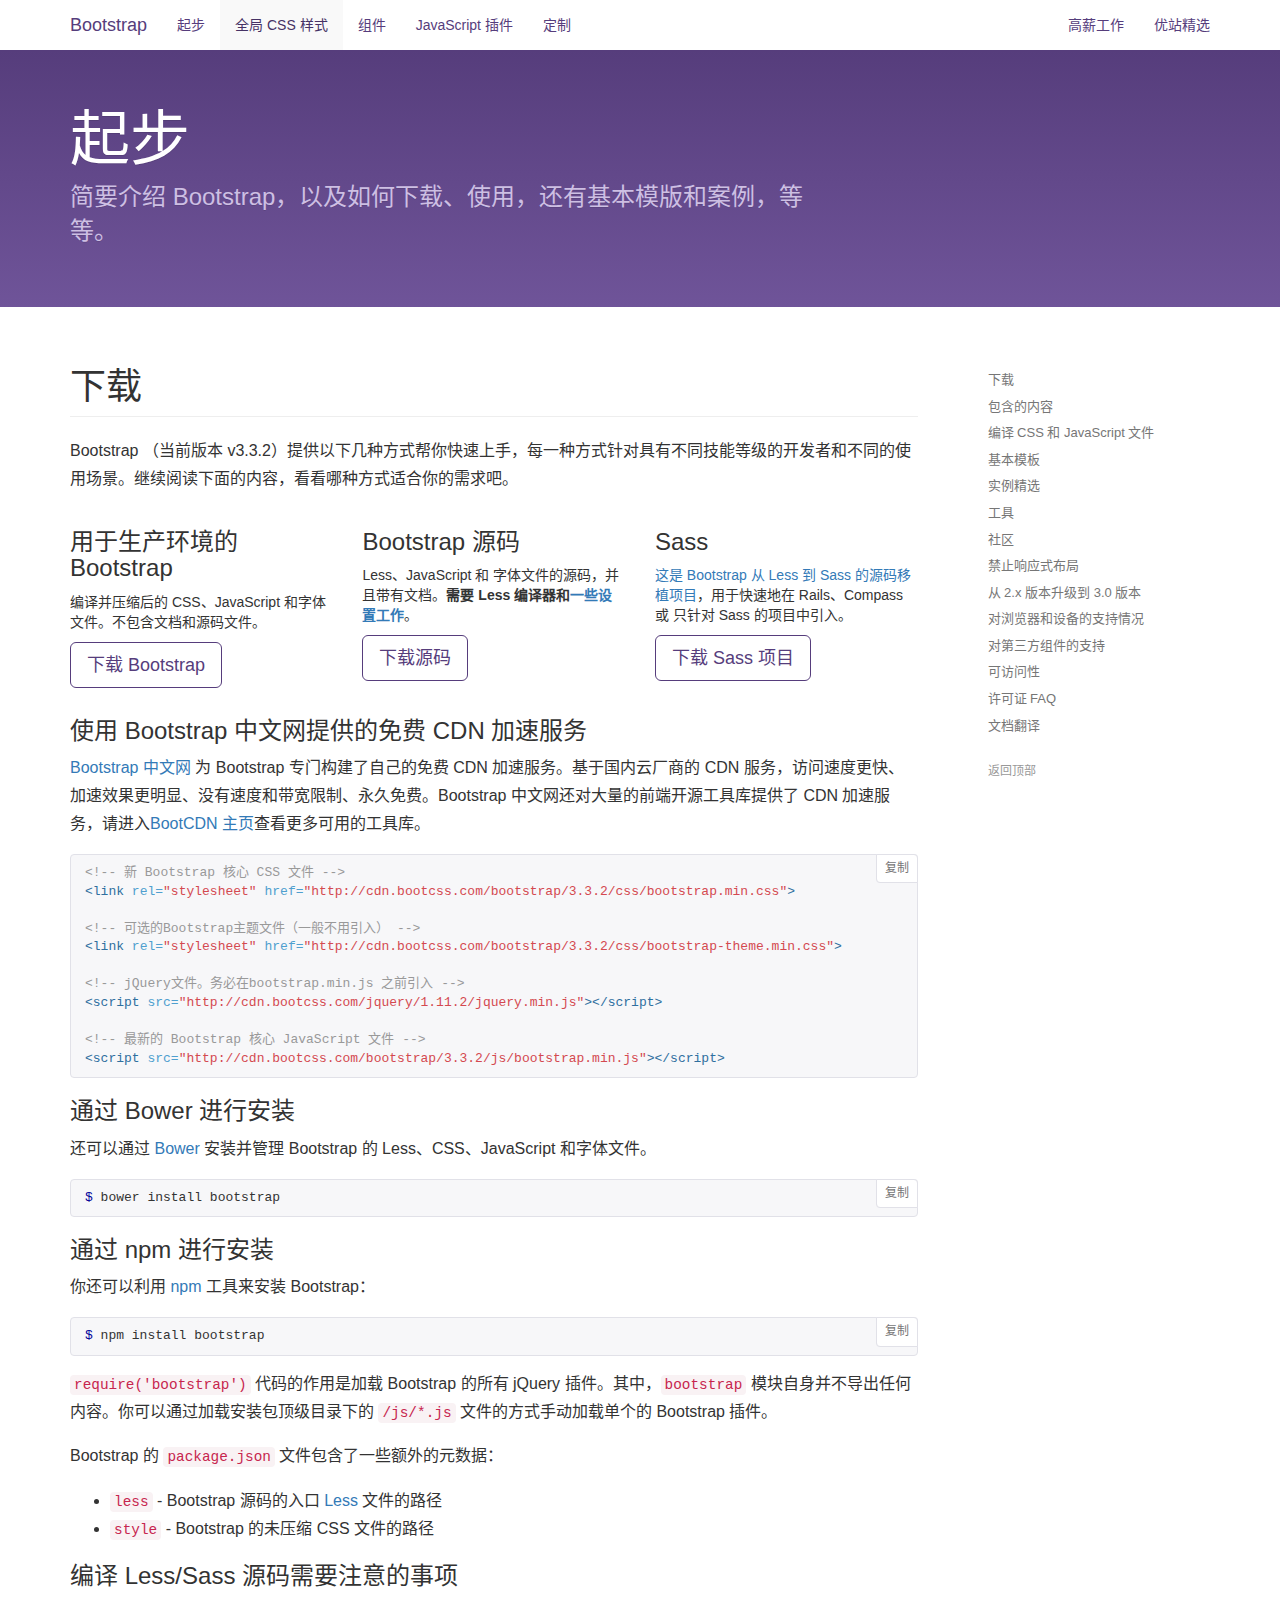
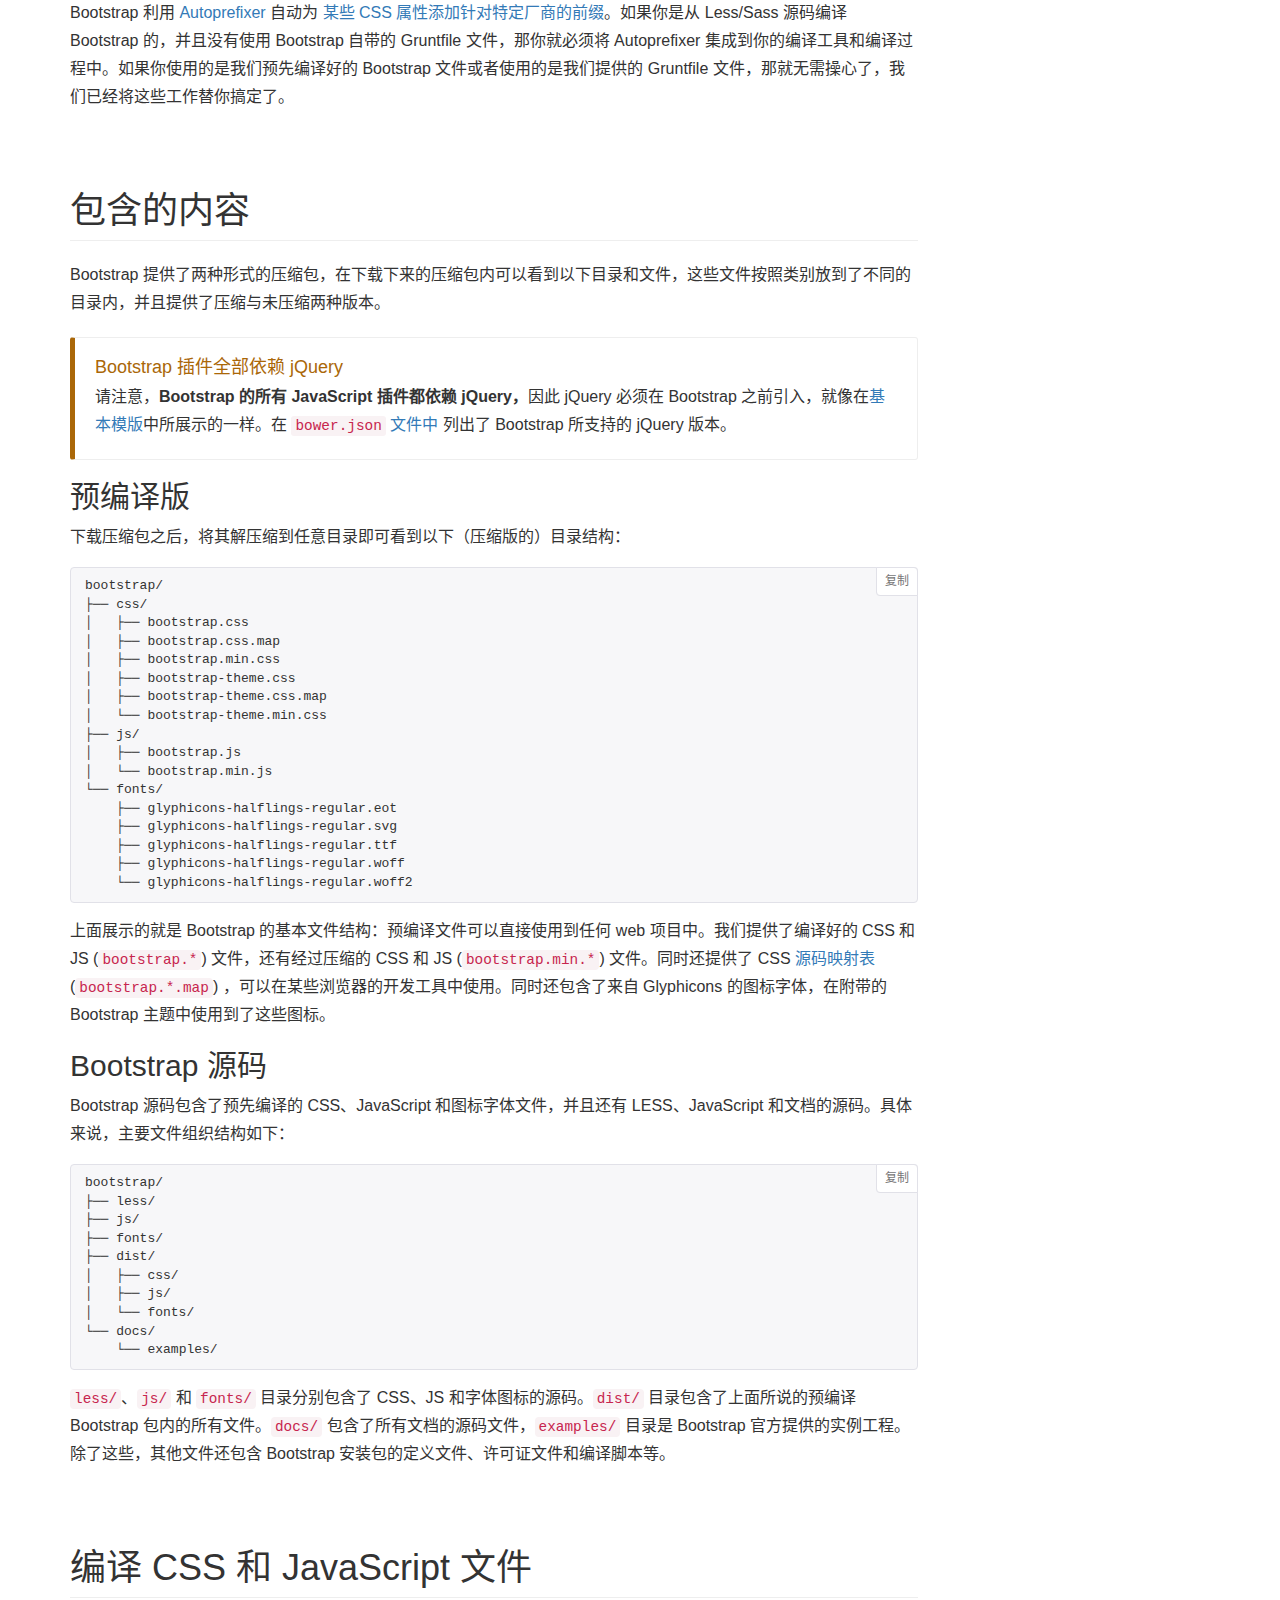
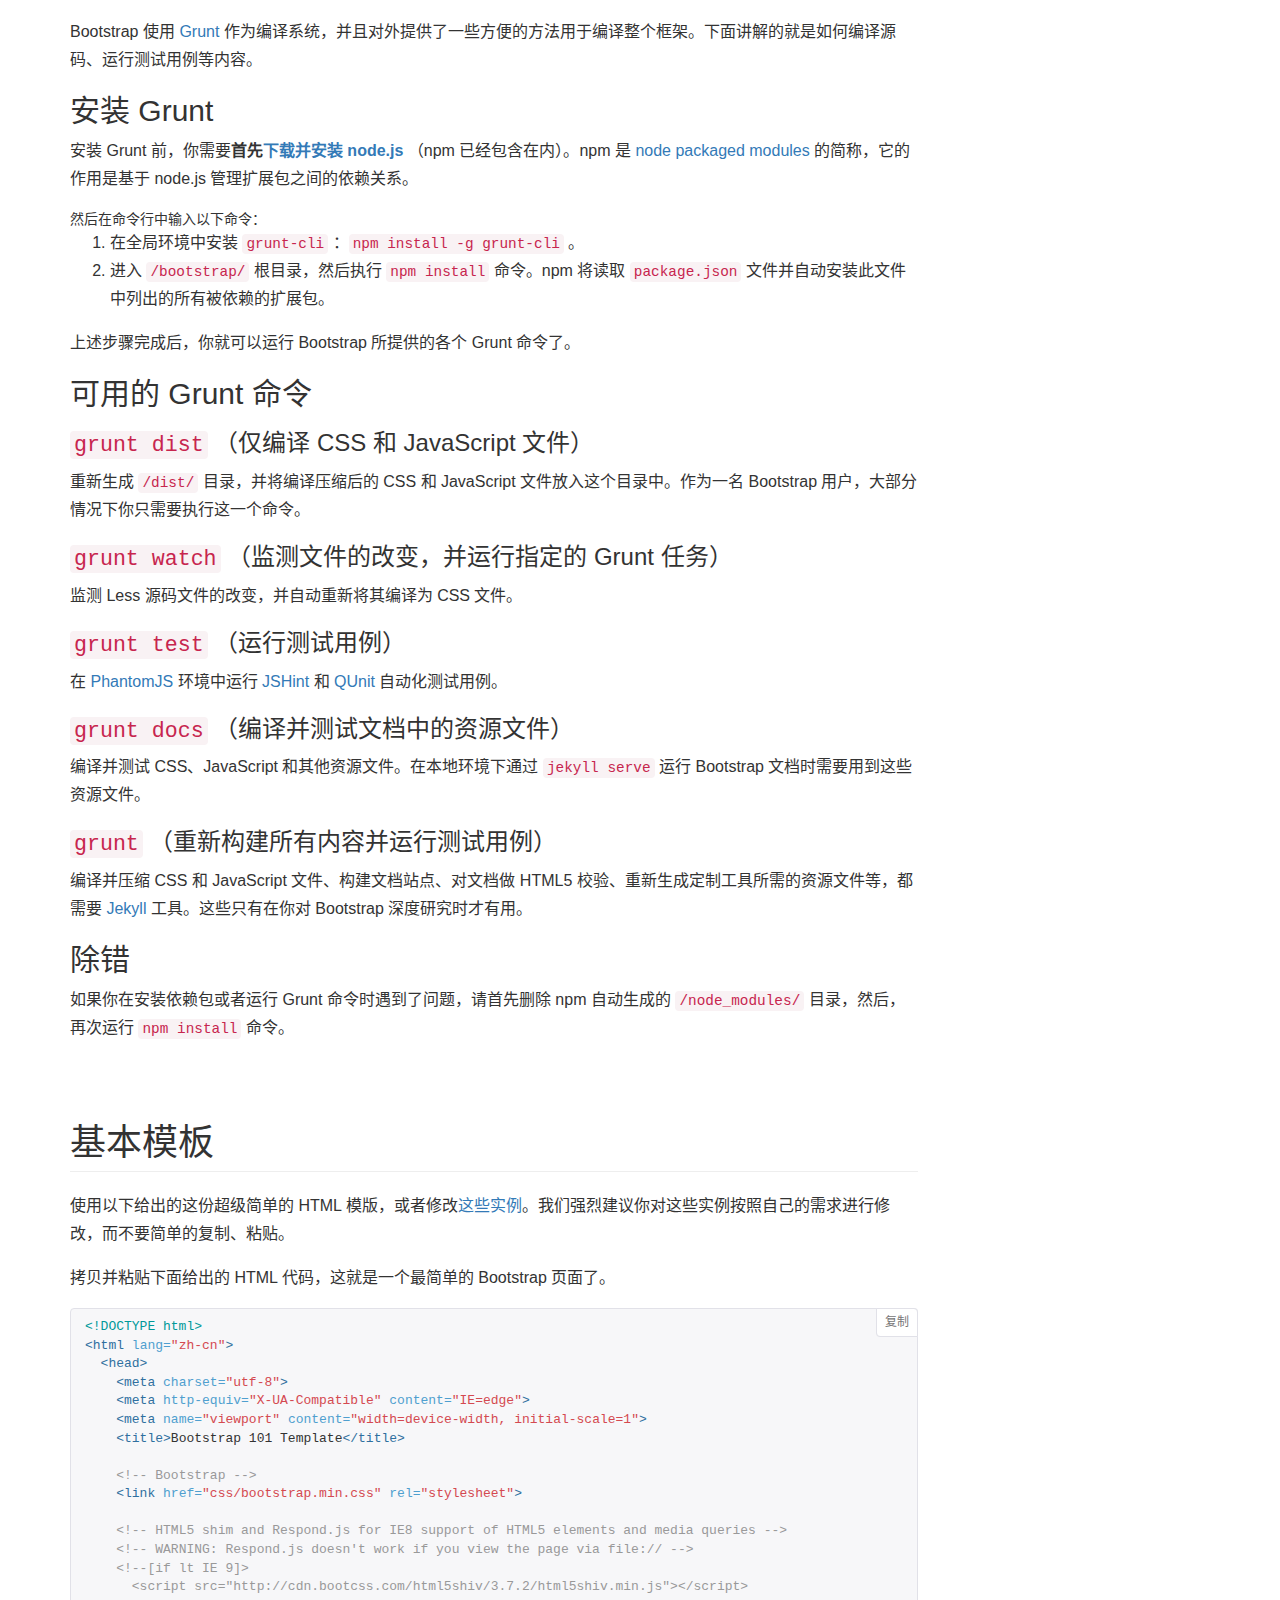
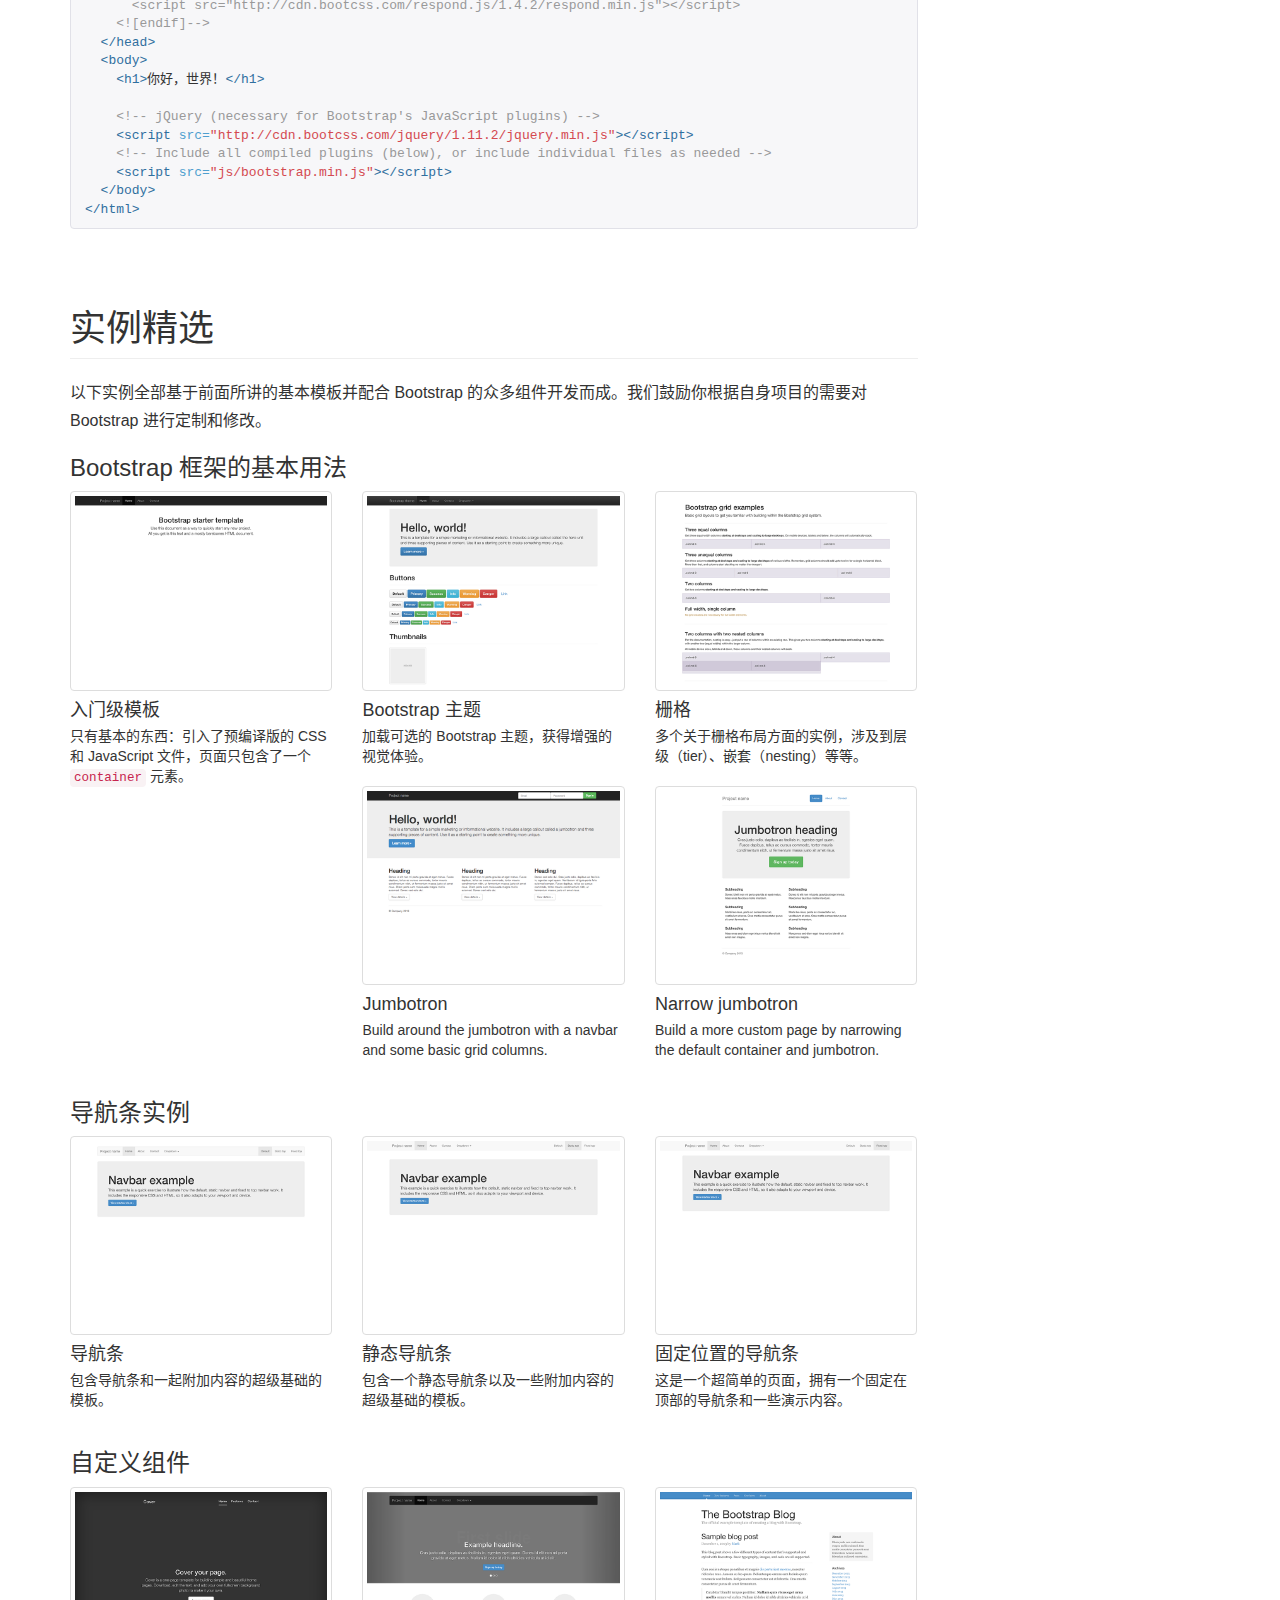
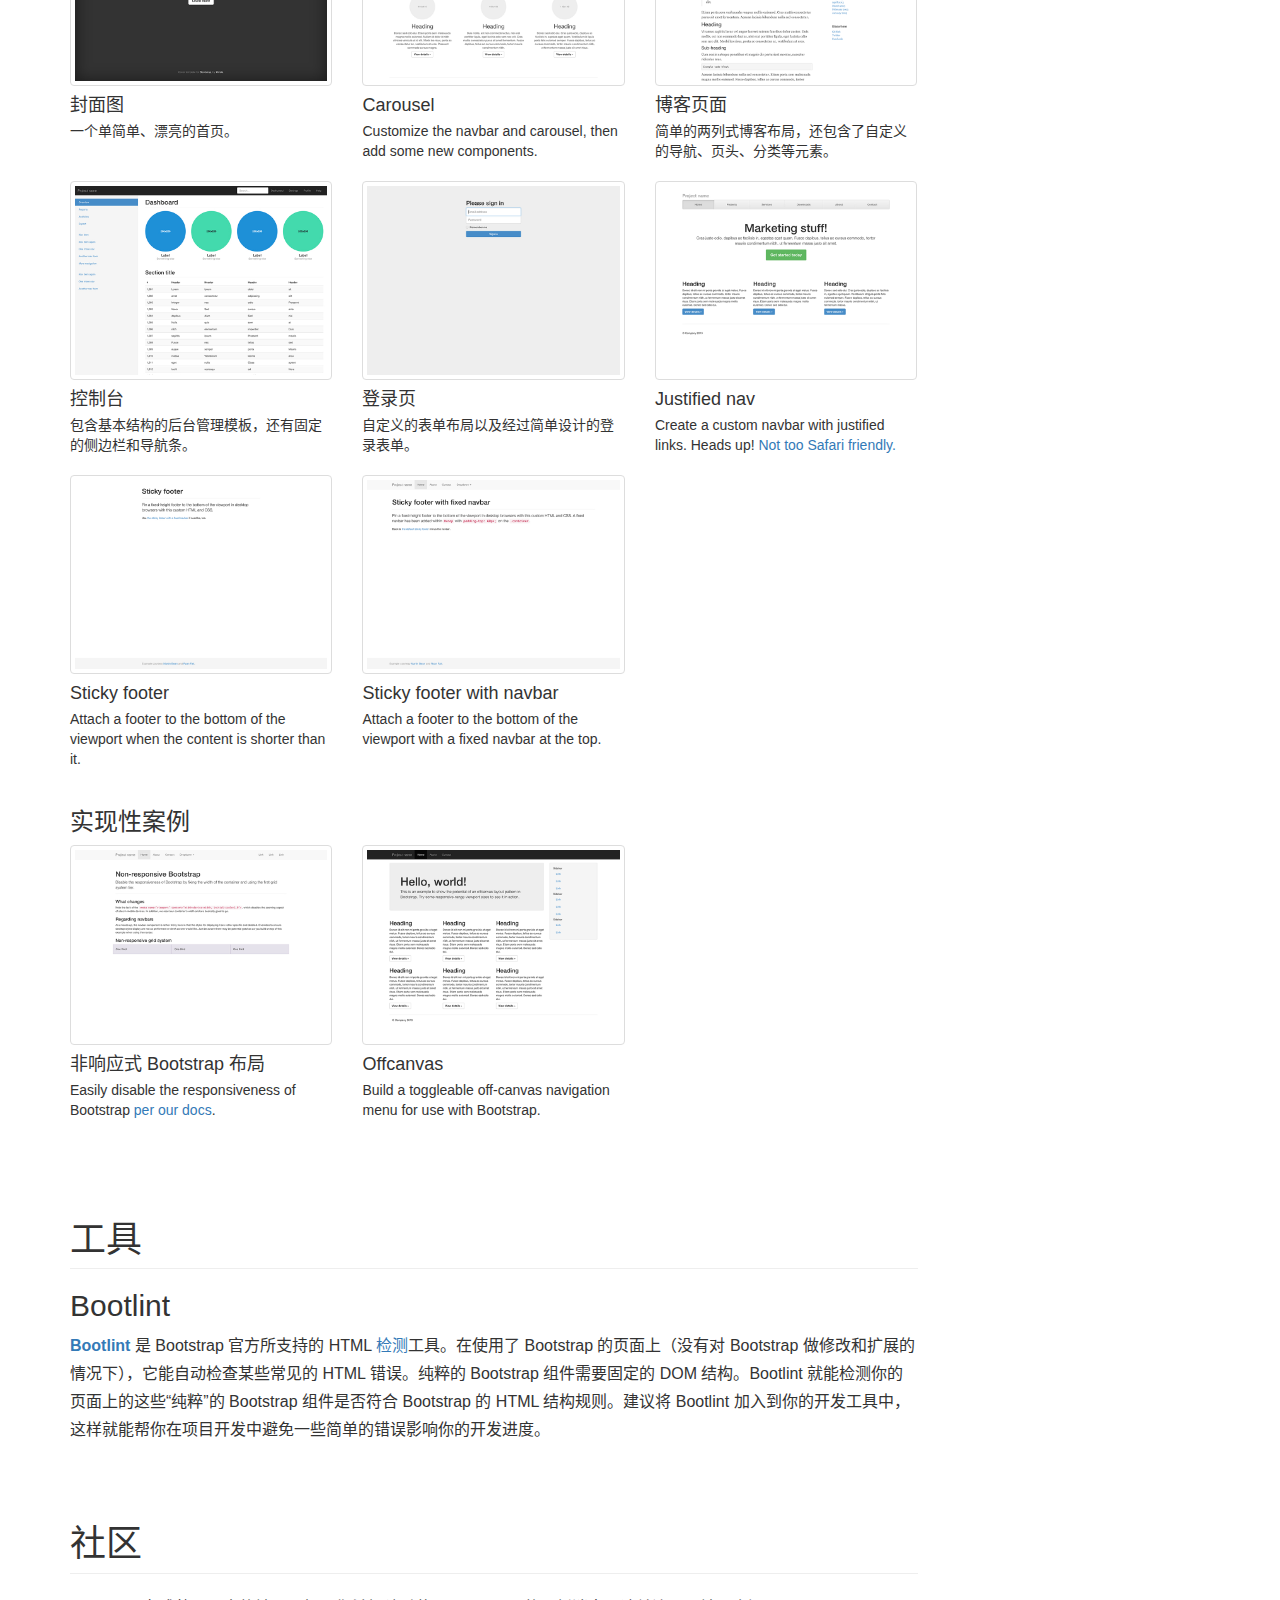
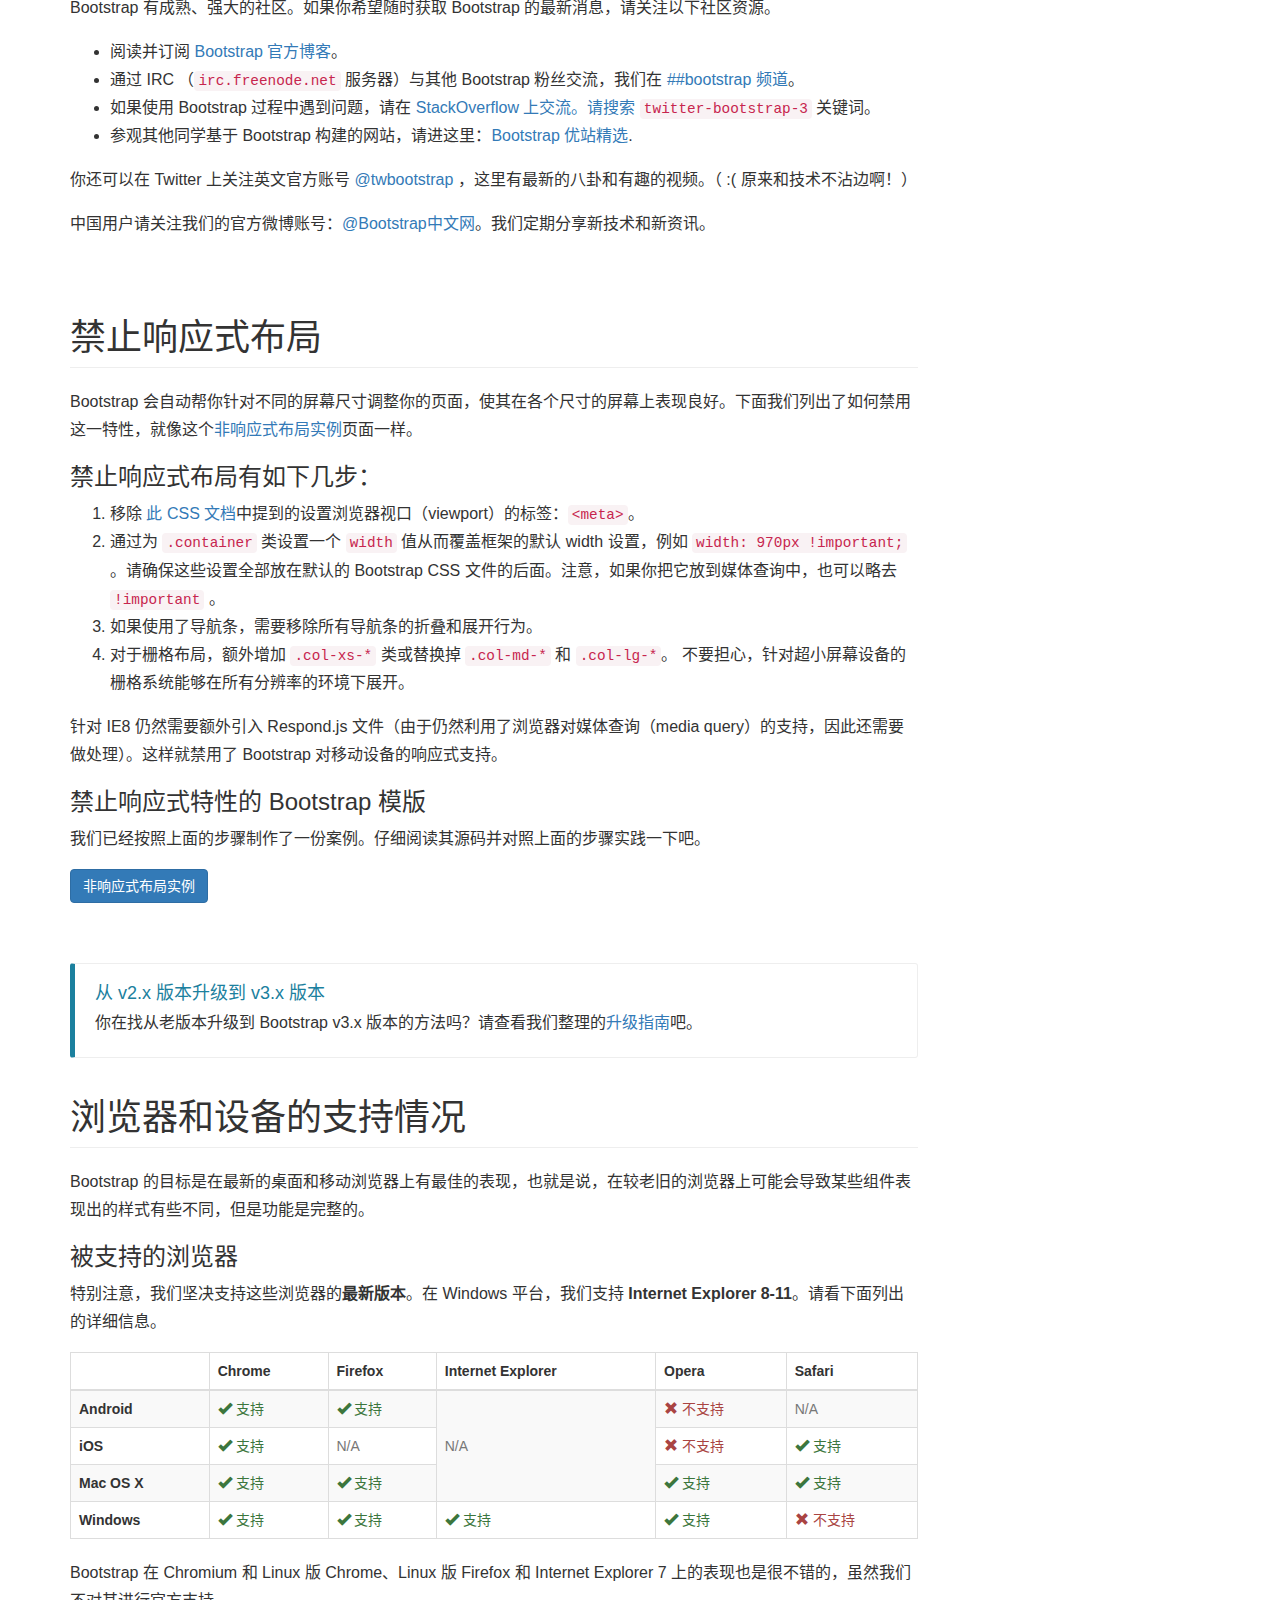
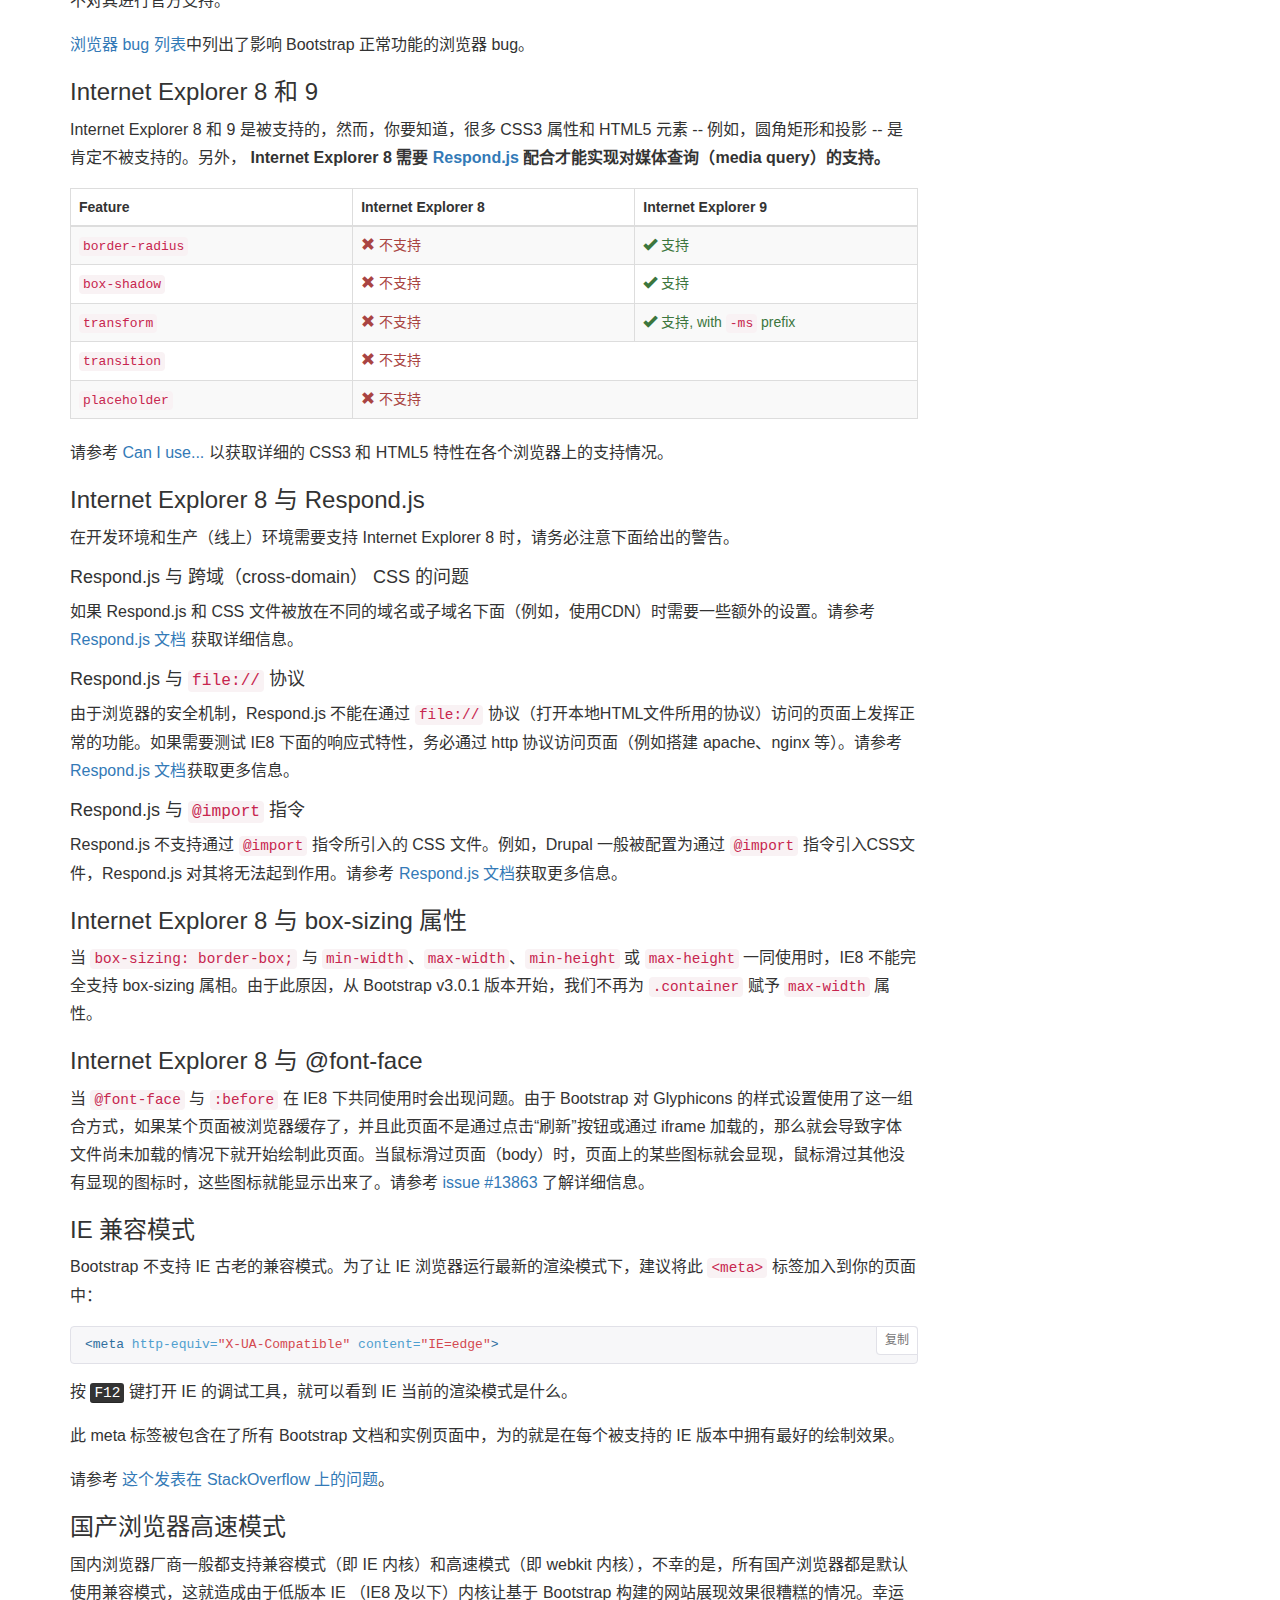
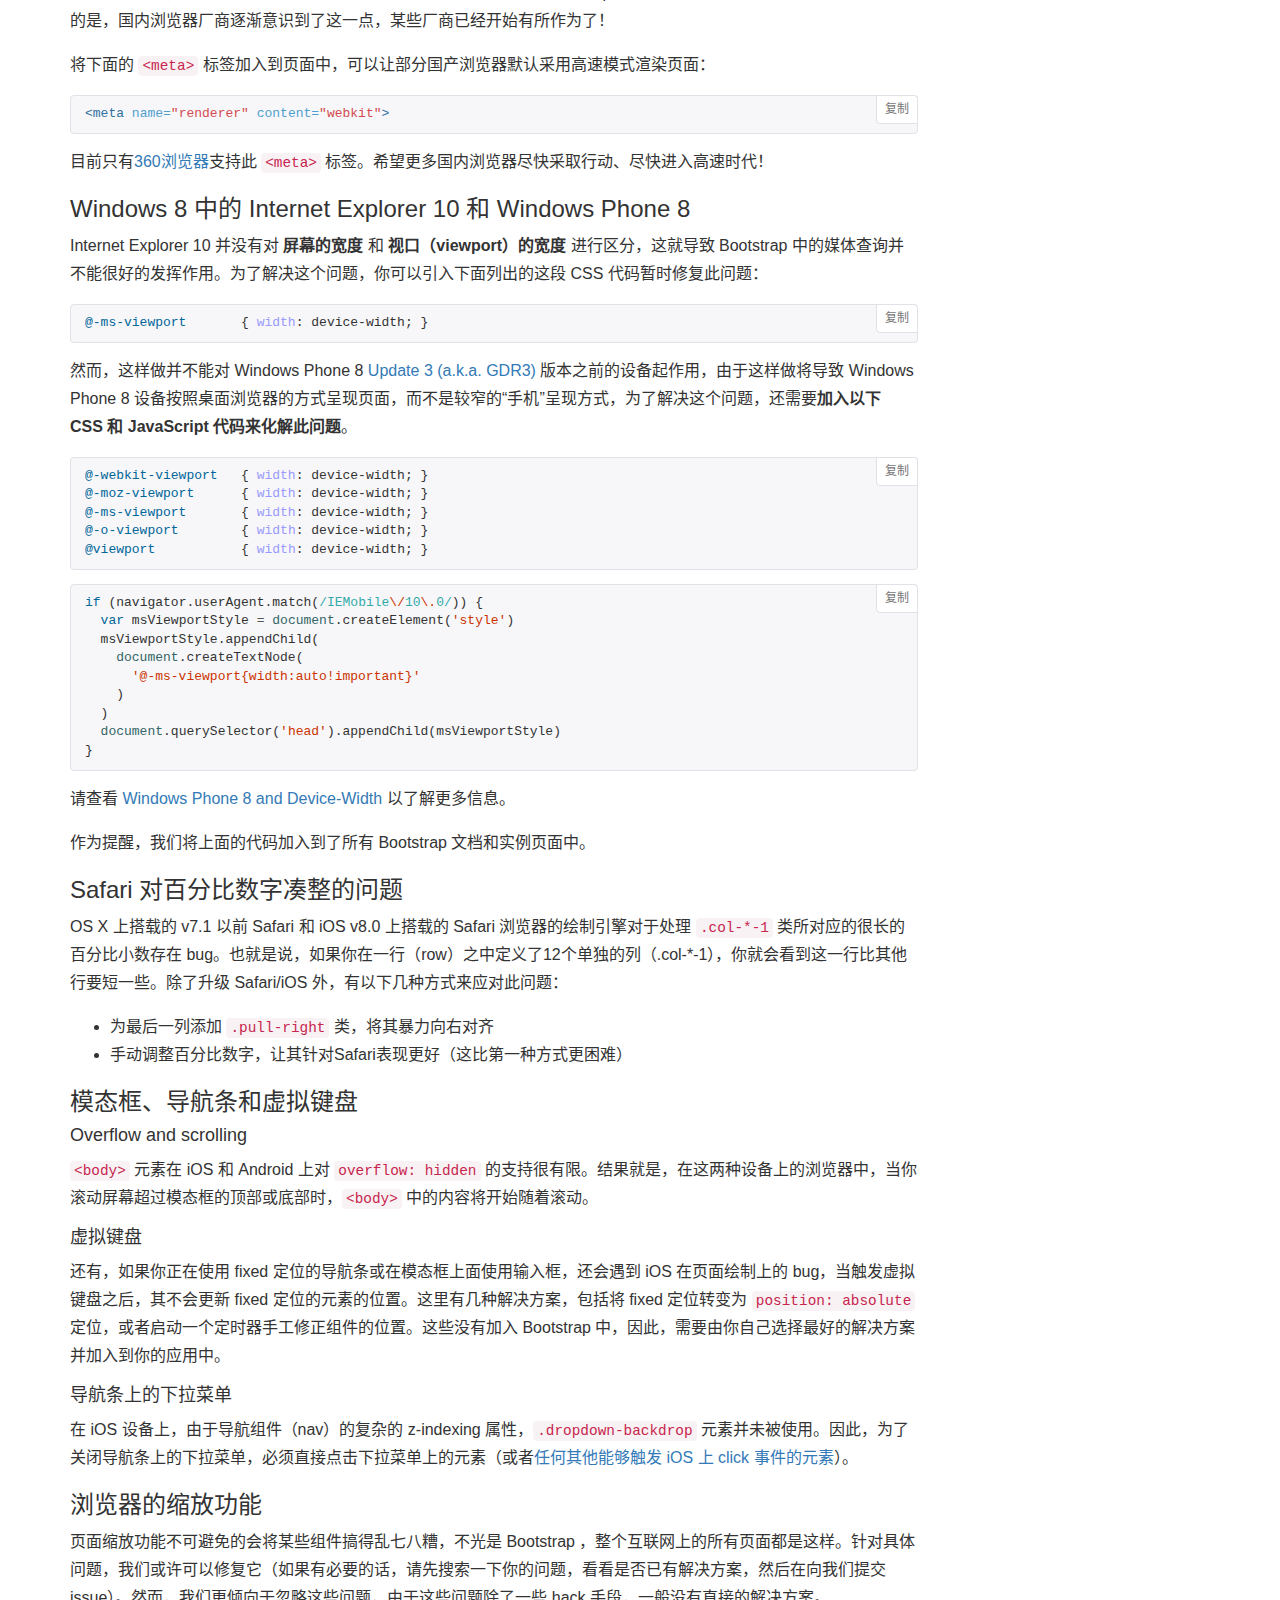
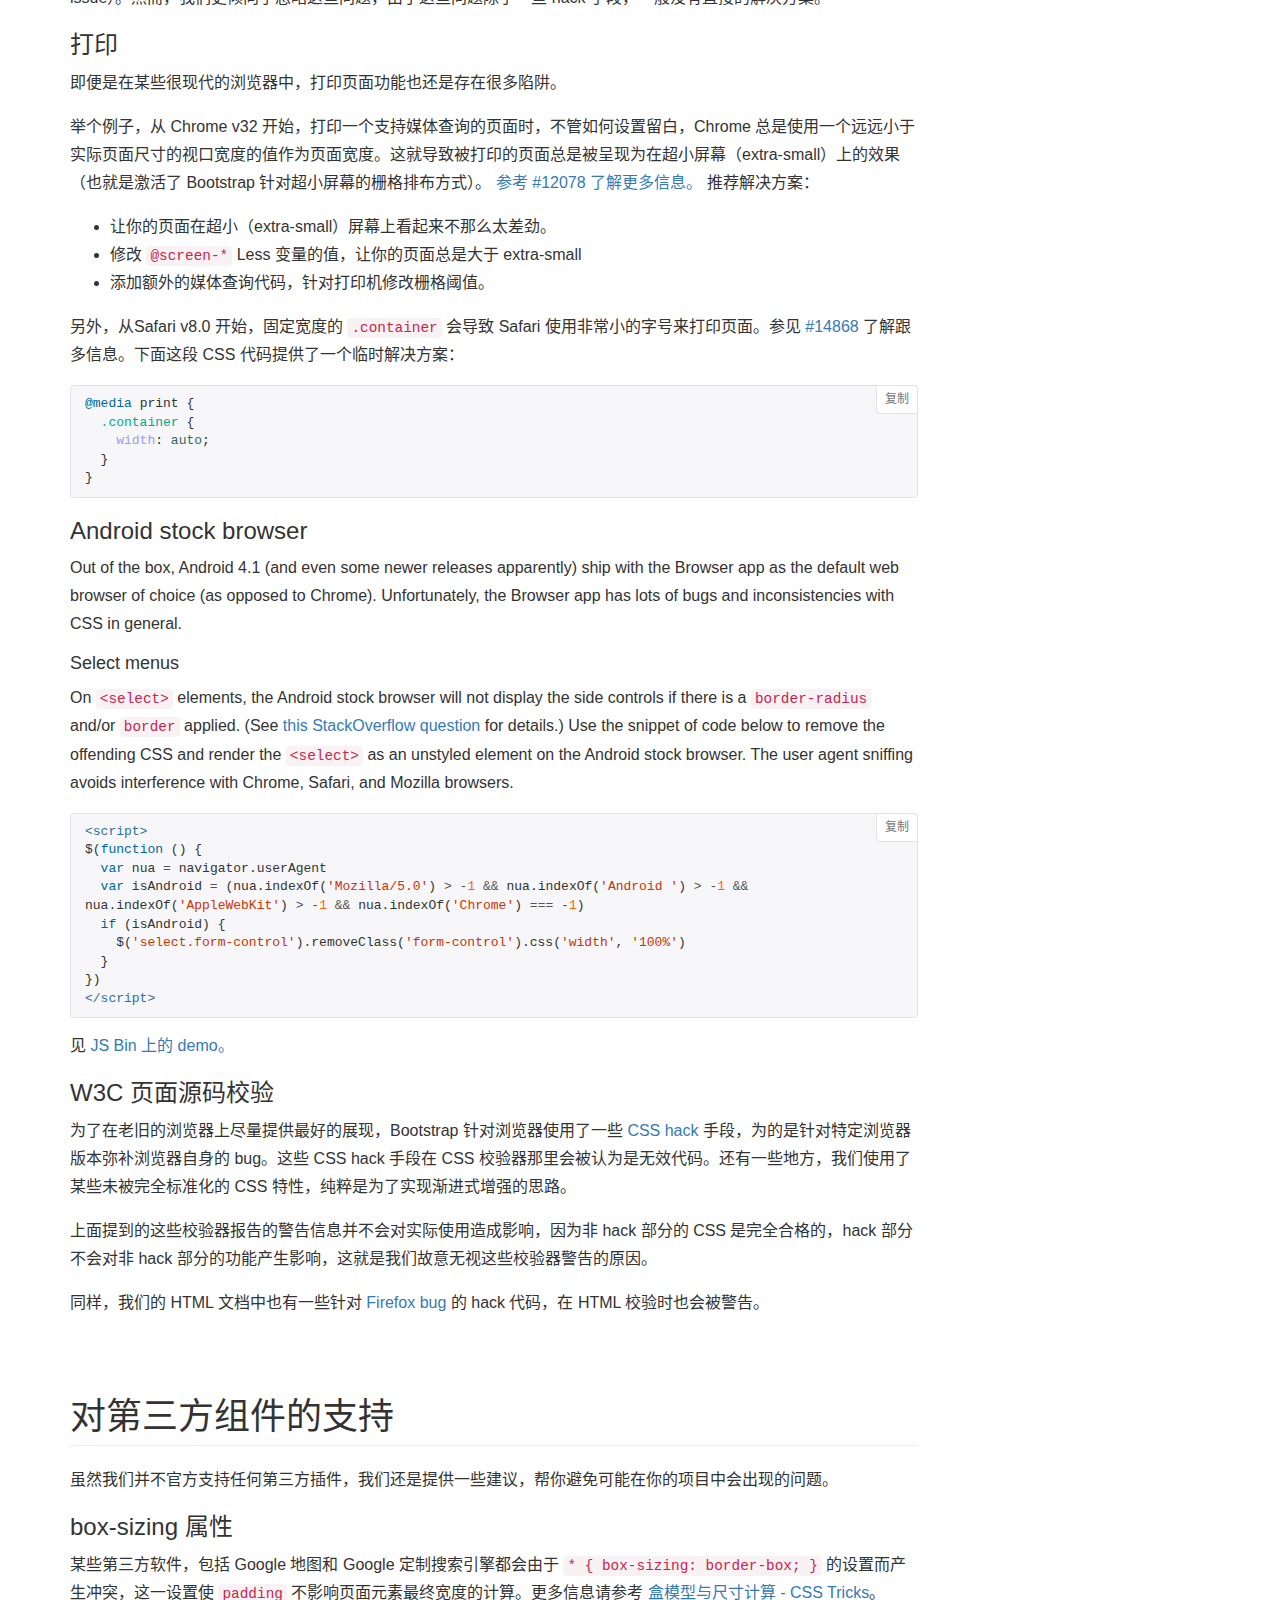
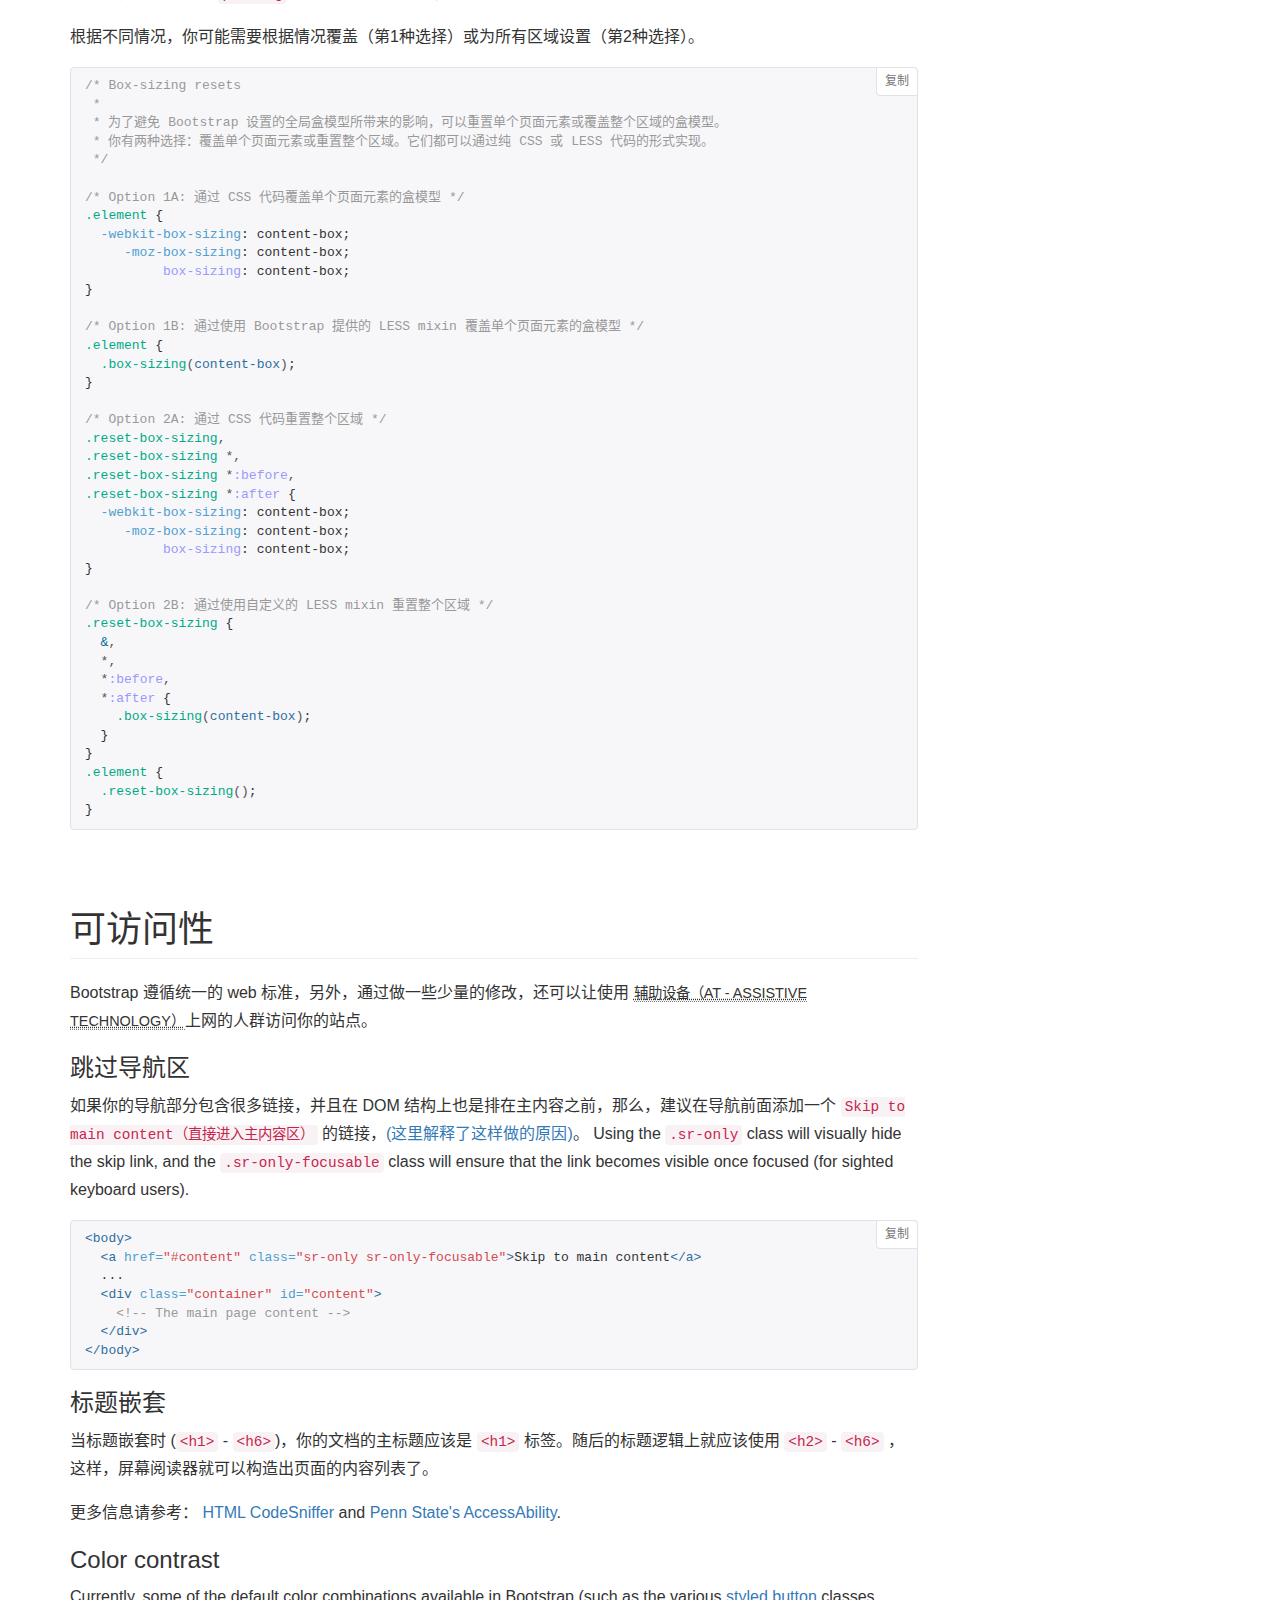
<file: 咨询/css/bootstrap3.2.2/起步 · Bootstrap 中文文档.htm>
<!DOCTYPE html>
<!-- saved from url=(0038)http://v3.bootcss.com/getting-started/ -->
<html lang="zh-cn"><head><meta http-equiv="Content-Type" content="text/html; charset=UTF-8">
    <!-- Meta, title, CSS, favicons, etc. -->
    <meta charset="utf-8">
<meta http-equiv="X-UA-Compatible" content="IE=edge">
<meta name="viewport" content="width=device-width, initial-scale=1">
<meta name="description" content="Bootstrap - 简洁、直观、强悍、移动设备优先的前端开发框架，让web开发更迅速、简单。">
<meta name="keywords" content="HTML, CSS, JS, JavaScript, framework, bootstrap, front-end, frontend, web development">
<meta name="author" content="Mark Otto, Jacob Thornton, and Bootstrap contributors">
<meta name="author" content="王赛 &lt;wangsai@bootcss.com&gt;">

<title>
  
    起步 · Bootstrap 中文文档
  
</title>

<!-- Bootstrap core CSS -->
<link href="./css/bootstrap.min.css" rel="stylesheet">

<link href="./css/patch.css" rel="stylesheet">

<!-- Documentation extras -->
<link href="./css/docs.min.css" rel="stylesheet">
<!--[if lt IE 9]><script src="../assets/js/ie8-responsive-file-warning.js"></script><![endif]-->
<script src="./起步 · Bootstrap 中文文档_files/ie-emulation-modes-warning.js"></script>

<!-- HTML5 shim and Respond.js for IE8 support of HTML5 elements and media queries -->
<!--[if lt IE 9]>
  <script src="http://cdn.bootcss.com/html5shiv/3.7.2/html5shiv.min.js"></script>
  <script src="http://cdn.bootcss.com/respond.js/1.4.2/respond.min.js"></script>
<![endif]-->

<!-- Favicons -->
<link rel="apple-touch-icon" href="http://v3.bootcss.com/apple-touch-icon.png">
<link rel="icon" href="http://v3.bootcss.com/favicon.ico">
<script>
  var _hmt = _hmt || [];
</script>
  </head>
  <body>
    <a id="skippy" class="sr-only sr-only-focusable" href="http://v3.bootcss.com/getting-started/#content"><div class="container"><span class="skiplink-text">Skip to main content</span></div></a>

    <!-- Docs master nav -->
    <header class="navbar navbar-static-top bs-docs-nav" id="top" role="banner">
  <div class="container">
    <div class="navbar-header">
      <button class="navbar-toggle collapsed" type="button" data-toggle="collapse" data-target=".bs-navbar-collapse">
        <span class="sr-only">Toggle navigation</span>
        <span class="icon-bar"></span>
        <span class="icon-bar"></span>
        <span class="icon-bar"></span>
      </button>
      <a href="http://v3.bootcss.com/" class="navbar-brand">Bootstrap</a>
    </div>
    <nav class="collapse navbar-collapse bs-navbar-collapse">
      <ul class="nav navbar-nav">
        <li>
          <a href="起步 · Bootstrap 中文文档.htm">起步</a>
        </li>
        <li class="active">
          <a href="全局 CSS 样式 · Bootstrap 中文文档.htm">全局 CSS 样式</a>
        </li>
        <li>
          <a href="组件 · Bootstrap 中文文档.htm">组件</a>
        </li>
        <li>
          <a href="JavaScript 插件 · Bootstrap 中文文档.htm">JavaScript 插件</a>
        </li>
        <li>
          <a href="定制并下载 Bootstrap · Bootstrap 中文文档.htm">定制</a>
        </li>
      </ul>
      <ul class="nav navbar-nav navbar-right">
        <li><a href="http://job.bootcss.com/" onclick="_hmt.push([&#39;_trackEvent&#39;, &#39;docv3-navbar&#39;, &#39;click&#39;, &#39;doc-home-navbar-job&#39;])" target="_blank">高薪工作</a></li>
        <li><a href="http://expo.bootcss.com/" onclick="_hmt.push([&#39;_trackEvent&#39;, &#39;docv3-navbar&#39;, &#39;click&#39;, &#39;doc-home-navbar-expo&#39;])" target="_blank">优站精选</a></li>
      </ul>
    </nav>
  </div>
</header>


    <!-- Docs page layout -->
    <div class="bs-docs-header" id="content">
      <div class="container">
        <h1>起步</h1>
        <p>简要介绍 Bootstrap，以及如何下载、使用，还有基本模版和案例，等等。</p>
      </div>
    </div>

    <div class="container bs-docs-container">

      <div class="row">
        <div class="col-md-9" role="main">
          <div class="bs-docs-section">
  <h1 id="download" class="page-header">下载</h1>

  <p class="lead">Bootstrap （当前版本 v3.3.2）提供以下几种方式帮你快速上手，每一种方式针对具有不同技能等级的开发者和不同的使用场景。继续阅读下面的内容，看看哪种方式适合你的需求吧。</p>

  <div class="row bs-downloads">
    <div class="col-sm-4">
      <h3 id="download-bootstrap">用于生产环境的 Bootstrap</h3>
      <p>编译并压缩后的 CSS、JavaScript 和字体文件。不包含文档和源码文件。</p>
      <p>
        <a href="http://d.bootcss.com/bootstrap-3.3.2-dist.zip" class="btn btn-lg btn-outline" role="button" onclick="ga(&#39;send&#39;, &#39;event&#39;, &#39;Getting started&#39;, &#39;Download&#39;, &#39;Download compiled&#39;);">下载 Bootstrap</a>
      </p>
    </div>
    <div class="col-sm-4">
      <h3 id="download-source">Bootstrap 源码</h3>
      <p>Less、JavaScript 和 字体文件的源码，并且带有文档。<strong>需要 Less 编译器和<a href="http://v3.bootcss.com/getting-started/#grunt">一些设置工作</a></strong>。</p>
      <p>
        <a href="http://d.bootcss.com/bootstrap-3.3.2.zip" class="btn btn-lg btn-outline" role="button" onclick="ga(&#39;send&#39;, &#39;event&#39;, &#39;Getting started&#39;, &#39;Download&#39;, &#39;Download source&#39;);">下载源码</a>
      </p>
    </div>
    <div class="col-sm-4">
      <h3 id="download-sass">Sass</h3>
      <p><a href="https://github.com/twbs/bootstrap-sass">这是 Bootstrap 从 Less 到 Sass 的源码移植项目</a>，用于快速地在 Rails、Compass 或 只针对 Sass 的项目中引入。</p>
      <p>
        <a href="http://d.bootcss.com/bootstrap-sass-3.3.2.tar.gz" class="btn btn-lg btn-outline" role="button" onclick="ga(&#39;send&#39;, &#39;event&#39;, &#39;Getting started&#39;, &#39;Download&#39;, &#39;Download Sass&#39;);">下载 Sass 项目</a>
      </p>
    </div>
  </div>

  <h3 id="download-cdn">使用 Bootstrap 中文网提供的免费 CDN 加速服务</h3>
  <p><a href="http://www.bootcss.com/">Bootstrap 中文网</a> 为 Bootstrap 专门构建了自己的免费 CDN 加速服务。基于国内云厂商的 CDN 服务，访问速度更快、加速效果更明显、没有速度和带宽限制、永久免费。Bootstrap 中文网还对大量的前端开源工具库提供了 CDN 加速服务，请进入<a href="http://www.bootcdn.cn/">BootCDN 主页</a>查看更多可用的工具库。</p>
<div class="zero-clipboard"><span class="btn-clipboard">复制</span></div><div class="highlight"><pre><code class="language-html" data-lang="html"><span class="c">&lt;!-- 新 Bootstrap 核心 CSS 文件 --&gt;</span>
<span class="nt">&lt;link</span> <span class="na">rel=</span><span class="s">"stylesheet"</span> <span class="na">href=</span><span class="s">"http://cdn.bootcss.com/bootstrap/3.3.2/css/bootstrap.min.css"</span><span class="nt">&gt;</span>

<span class="c">&lt;!-- 可选的Bootstrap主题文件（一般不用引入） --&gt;</span>
<span class="nt">&lt;link</span> <span class="na">rel=</span><span class="s">"stylesheet"</span> <span class="na">href=</span><span class="s">"http://cdn.bootcss.com/bootstrap/3.3.2/css/bootstrap-theme.min.css"</span><span class="nt">&gt;</span>

<span class="c">&lt;!-- jQuery文件。务必在bootstrap.min.js 之前引入 --&gt;</span>
<span class="nt">&lt;script </span><span class="na">src=</span><span class="s">"http://cdn.bootcss.com/jquery/1.11.2/jquery.min.js"</span><span class="nt">&gt;&lt;/script&gt;</span>

<span class="c">&lt;!-- 最新的 Bootstrap 核心 JavaScript 文件 --&gt;</span>
<span class="nt">&lt;script </span><span class="na">src=</span><span class="s">"http://cdn.bootcss.com/bootstrap/3.3.2/js/bootstrap.min.js"</span><span class="nt">&gt;&lt;/script&gt;</span></code></pre></div>

  <h3 id="download-bower">通过 Bower 进行安装</h3>
  <p>还可以通过 <a href="http://bower.io/">Bower</a> 安装并管理 Bootstrap 的 Less、CSS、JavaScript 和字体文件。</p>
  <div class="zero-clipboard"><span class="btn-clipboard">复制</span></div><div class="highlight"><pre><code class="language-bash" data-lang="bash"><span class="gp">$ </span>bower install bootstrap</code></pre></div>

  <h3 id="download-npm">通过 npm 进行安装</h3>
  <p>你还可以利用 <a href="https://www.npmjs.com/">npm</a> 工具来安装 Bootstrap：</p>
  <div class="zero-clipboard"><span class="btn-clipboard">复制</span></div><div class="highlight"><pre><code class="language-bash" data-lang="bash"><span class="gp">$ </span>npm install bootstrap</code></pre></div>
  <p><code>require('bootstrap')</code> 代码的作用是加载 Bootstrap 的所有 jQuery 插件。其中，<code>bootstrap</code> 模块自身并不导出任何内容。你可以通过加载安装包顶级目录下的 <code>/js/*.js</code> 文件的方式手动加载单个的 Bootstrap 插件。</p>
  <p>Bootstrap 的 <code>package.json</code> 文件包含了一些额外的元数据：</p>
  <ul>
    <li><code>less</code> - Bootstrap 源码的入口 <a href="http://lesscss.org/">Less</a> 文件的路径</li>
    <li><code>style</code> - Bootstrap 的未压缩 CSS 文件的路径</li>
  </ul>

  <h3 id="download-autoprefixer">编译 Less/Sass 源码需要注意的事项</h3>
  <p>Bootstrap 利用 <a href="https://github.com/postcss/autoprefixer">Autoprefixer</a> 自动为 <a href="http://webdesign.about.com/od/css/a/css-vendor-prefixes.htm">某些 CSS 属性添加针对特定厂商的前缀</a>。如果你是从 Less/Sass 源码编译 Bootstrap 的，并且没有使用 Bootstrap 自带的 Gruntfile 文件，那你就必须将 Autoprefixer 集成到你的编译工具和编译过程中。如果你使用的是我们预先编译好的 Bootstrap 文件或者使用的是我们提供的 Gruntfile 文件，那就无需操心了，我们已经将这些工作替你搞定了。</p>
</div>

<div class="bs-docs-section">
  <h1 id="whats-included" class="page-header">包含的内容</h1>

  <p class="lead">Bootstrap 提供了两种形式的压缩包，在下载下来的压缩包内可以看到以下目录和文件，这些文件按照类别放到了不同的目录内，并且提供了压缩与未压缩两种版本。</p>

  <div class="bs-callout bs-callout-warning" id="jquery-required">
    <h4>Bootstrap 插件全部依赖 jQuery</h4>
    <p>请注意，<strong>Bootstrap 的所有 JavaScript 插件都依赖 jQuery，</strong>因此 jQuery 必须在 Bootstrap 之前引入，就像在<a href="http://v3.bootcss.com/getting-started/#template">基本模版</a>中所展示的一样。在<a href="https://github.com/twbs/bootstrap/blob/v3.3.2/bower.json"> <code>bower.json</code> 文件中</a> 列出了 Bootstrap 所支持的 jQuery 版本。</p>
  </div>

  <h2 id="whats-included-precompiled">预编译版</h2>
  <p>下载压缩包之后，将其解压缩到任意目录即可看到以下（压缩版的）目录结构：</p>
<!-- NOTE: This info is intentionally duplicated in the README.
Copy any changes made here over to the README too. -->
<div class="zero-clipboard"><span class="btn-clipboard">复制</span></div><div class="highlight"><pre><code class="language-bash" data-lang="bash">bootstrap/
├── css/
│   ├── bootstrap.css
│   ├── bootstrap.css.map
│   ├── bootstrap.min.css
│   ├── bootstrap-theme.css
│   ├── bootstrap-theme.css.map
│   └── bootstrap-theme.min.css
├── js/
│   ├── bootstrap.js
│   └── bootstrap.min.js
└── fonts/
    ├── glyphicons-halflings-regular.eot
    ├── glyphicons-halflings-regular.svg
    ├── glyphicons-halflings-regular.ttf
    ├── glyphicons-halflings-regular.woff
    └── glyphicons-halflings-regular.woff2</code></pre></div>
<!-- NOTE: This info is intentionally duplicated in the README.
Copy any changes made here over to the README too. -->
  <p>上面展示的就是 Bootstrap 的基本文件结构：预编译文件可以直接使用到任何 web 项目中。我们提供了编译好的 CSS 和 JS (<code>bootstrap.*</code>) 文件，还有经过压缩的 CSS 和 JS (<code>bootstrap.min.*</code>) 文件。同时还提供了 CSS <a href="https://developers.google.com/chrome-developer-tools/docs/css-preprocessors">源码映射表</a> (<code>bootstrap.*.map</code>) ，可以在某些浏览器的开发工具中使用。同时还包含了来自 Glyphicons 的图标字体，在附带的 Bootstrap 主题中使用到了这些图标。</p>

  <h2 id="whats-included-source">Bootstrap 源码</h2>
  <p>Bootstrap 源码包含了预先编译的 CSS、JavaScript 和图标字体文件，并且还有 LESS、JavaScript 和文档的源码。具体来说，主要文件组织结构如下：</p>
<div class="zero-clipboard"><span class="btn-clipboard">复制</span></div><div class="highlight"><pre><code class="language-bash" data-lang="bash">bootstrap/
├── less/
├── js/
├── fonts/
├── dist/
│   ├── css/
│   ├── js/
│   └── fonts/
└── docs/
    └── examples/</code></pre></div>
  <p><code>less/</code>、<code>js/</code> 和 <code>fonts/</code> 目录分别包含了 CSS、JS 和字体图标的源码。<code>dist/</code> 目录包含了上面所说的预编译 Bootstrap 包内的所有文件。<code>docs/</code> 包含了所有文档的源码文件，<code>examples/</code> 目录是 Bootstrap 官方提供的实例工程。除了这些，其他文件还包含 Bootstrap 安装包的定义文件、许可证文件和编译脚本等。</p>
</div>

<div class="bs-docs-section">
  <h1 id="grunt" class="page-header">编译 CSS 和 JavaScript 文件</h1>

  <p class="lead">Bootstrap 使用 <a href="http://gruntjs.com/">Grunt</a> 作为编译系统，并且对外提供了一些方便的方法用于编译整个框架。下面讲解的就是如何编译源码、运行测试用例等内容。</p>

  <h2 id="grunt-installing">安装 Grunt</h2>
  <p>安装 Grunt 前，你需要<strong>首先<a href="http://nodejs.org/download/">下载并安装 node.js</a></strong> （npm 已经包含在内）。npm 是 <a href="http://npmjs.org/">node packaged modules</a> 的简称，它的作用是基于 node.js 管理扩展包之间的依赖关系。</p>

  然后在命令行中输入以下命令：
  <ol>
    <li>在全局环境中安装 <code>grunt-cli</code> ：<code>npm install -g grunt-cli</code> 。</li>
    <li>进入 <code>/bootstrap/</code> 根目录，然后执行 <code>npm install</code> 命令。npm 将读取 <a href="https://github.com/twbs/bootstrap/blob/master/package.json"><code>package.json</code></a> 文件并自动安装此文件中列出的所有被依赖的扩展包。</li>
  </ol>

  <p>上述步骤完成后，你就可以运行 Bootstrap 所提供的各个 Grunt 命令了。</p>

  <h2 id="grunt-commands">可用的 Grunt 命令</h2>
  <h3><code>grunt dist</code> （仅编译 CSS 和 JavaScript 文件）</h3>
  <p>重新生成 <code>/dist/</code> 目录，并将编译压缩后的 CSS 和 JavaScript 文件放入这个目录中。作为一名 Bootstrap 用户，大部分情况下你只需要执行这一个命令。</p>

  <h3><code>grunt watch</code> （监测文件的改变，并运行指定的 Grunt 任务）</h3>
  <p>监测 Less 源码文件的改变，并自动重新将其编译为 CSS 文件。</p>

  <h3><code>grunt test</code> （运行测试用例）</h3>
  <p>在 <a href="http://phantomjs.org/">PhantomJS</a> 环境中运行 <a href="http://jshint.com/">JSHint</a> 和 <a href="http://qunitjs.com/">QUnit</a> 自动化测试用例。

  </p><h3><code>grunt docs</code> （编译并测试文档中的资源文件）</h3>
  <p>编译并测试 CSS、JavaScript 和其他资源文件。在本地环境下通过 <code>jekyll serve</code> 运行 Bootstrap 文档时需要用到这些资源文件。</p>

  <h3><code>grunt</code> （重新构建所有内容并运行测试用例）</h3>
  <p>编译并压缩 CSS 和 JavaScript 文件、构建文档站点、对文档做 HTML5 校验、重新生成定制工具所需的资源文件等，都需要 <a href="http://jekyllrb.com/docs/installation/">Jekyll</a> 工具。这些只有在你对 Bootstrap 深度研究时才有用。</p>

  <h2 id="grunt-troubleshooting">除错</h2>
  <p>如果你在安装依赖包或者运行 Grunt 命令时遇到了问题，请首先删除 npm 自动生成的 <code>/node_modules/</code> 目录，然后，再次运行 <code>npm install</code> 命令。</p>
</div>

<div class="bs-docs-section">
  <h1 id="template" class="page-header">基本模板</h1>

  <p class="lead">使用以下给出的这份超级简单的 HTML 模版，或者修改<a href="http://v3.bootcss.com/getting-started/#examples">这些实例</a>。我们强烈建议你对这些实例按照自己的需求进行修改，而不要简单的复制、粘贴。</p>

  <p>拷贝并粘贴下面给出的 HTML 代码，这就是一个最简单的 Bootstrap 页面了。</p>
<div class="zero-clipboard"><span class="btn-clipboard">复制</span></div><div class="highlight"><pre><code class="language-html" data-lang="html"><span class="cp">&lt;!DOCTYPE html&gt;</span>
<span class="nt">&lt;html</span> <span class="na">lang=</span><span class="s">"zh-cn"</span><span class="nt">&gt;</span>
  <span class="nt">&lt;head&gt;</span>
    <span class="nt">&lt;meta</span> <span class="na">charset=</span><span class="s">"utf-8"</span><span class="nt">&gt;</span>
    <span class="nt">&lt;meta</span> <span class="na">http-equiv=</span><span class="s">"X-UA-Compatible"</span> <span class="na">content=</span><span class="s">"IE=edge"</span><span class="nt">&gt;</span>
    <span class="nt">&lt;meta</span> <span class="na">name=</span><span class="s">"viewport"</span> <span class="na">content=</span><span class="s">"width=device-width, initial-scale=1"</span><span class="nt">&gt;</span>
    <span class="nt">&lt;title&gt;</span>Bootstrap 101 Template<span class="nt">&lt;/title&gt;</span>

    <span class="c">&lt;!-- Bootstrap --&gt;</span>
    <span class="nt">&lt;link</span> <span class="na">href=</span><span class="s">"css/bootstrap.min.css"</span> <span class="na">rel=</span><span class="s">"stylesheet"</span><span class="nt">&gt;</span>

    <span class="c">&lt;!-- HTML5 shim and Respond.js for IE8 support of HTML5 elements and media queries --&gt;</span>
    <span class="c">&lt;!-- WARNING: Respond.js doesn't work if you view the page via file:// --&gt;</span>
    <span class="c">&lt;!--[if lt IE 9]&gt;
      &lt;script src="http://cdn.bootcss.com/html5shiv/3.7.2/html5shiv.min.js"&gt;&lt;/script&gt;
      &lt;script src="http://cdn.bootcss.com/respond.js/1.4.2/respond.min.js"&gt;&lt;/script&gt;
    &lt;![endif]--&gt;</span>
  <span class="nt">&lt;/head&gt;</span>
  <span class="nt">&lt;body&gt;</span>
    <span class="nt">&lt;h1&gt;</span>你好，世界！<span class="nt">&lt;/h1&gt;</span>

    <span class="c">&lt;!-- jQuery (necessary for Bootstrap's JavaScript plugins) --&gt;</span>
    <span class="nt">&lt;script </span><span class="na">src=</span><span class="s">"http://cdn.bootcss.com/jquery/1.11.2/jquery.min.js"</span><span class="nt">&gt;&lt;/script&gt;</span>
    <span class="c">&lt;!-- Include all compiled plugins (below), or include individual files as needed --&gt;</span>
    <span class="nt">&lt;script </span><span class="na">src=</span><span class="s">"js/bootstrap.min.js"</span><span class="nt">&gt;&lt;/script&gt;</span>
  <span class="nt">&lt;/body&gt;</span>
<span class="nt">&lt;/html&gt;</span></code></pre></div>
</div>

<div class="bs-docs-section">
  <h1 id="examples" class="page-header">实例精选</h1>

  <p class="lead">以下实例全部基于前面所讲的基本模板并配合 Bootstrap 的众多组件开发而成。我们鼓励你根据自身项目的需要对 Bootstrap 进行定制和修改。</p>

  <h3 id="examples-framework">Bootstrap 框架的基本用法</h3>
  <div class="row bs-examples">
    <div class="col-xs-6 col-md-4">
      <a class="thumbnail" href="http://v3.bootcss.com/examples/starter-template/">
        <img src="./起步 · Bootstrap 中文文档_files/starter-template.jpg" alt="Starter template example">
      </a>
      <h4>入门级模板</h4>
      <p>只有基本的东西：引入了预编译版的 CSS 和 JavaScript 文件，页面只包含了一个 <code>container</code> 元素。</p>
    </div>
    <div class="col-xs-6 col-md-4">
      <a class="thumbnail" href="http://v3.bootcss.com/examples/theme/">
        <img src="./起步 · Bootstrap 中文文档_files/theme.jpg" alt="Bootstrap theme example">
      </a>
      <h4>Bootstrap 主题</h4>
      <p>加载可选的 Bootstrap 主题，获得增强的视觉体验。</p>
    </div>
    <div class="clearfix visible-xs"></div>

    <div class="col-xs-6 col-md-4">
      <a class="thumbnail" href="http://v3.bootcss.com/examples/grid/">
        <img src="./起步 · Bootstrap 中文文档_files/grid.jpg" alt="Multiple grids example">
      </a>
      <h4>栅格</h4>
      <p>多个关于栅格布局方面的实例，涉及到层级（tier）、嵌套（nesting）等等。</p>
    </div>
    <div class="col-xs-6 col-md-4">
      <a class="thumbnail" href="http://v3.bootcss.com/examples/jumbotron/">
        <img src="./起步 · Bootstrap 中文文档_files/jumbotron.jpg" alt="Jumbotron example">
      </a>
      <h4>Jumbotron</h4>
      <p>Build around the jumbotron with a navbar and some basic grid columns.</p>
    </div>
    <div class="clearfix visible-xs"></div>

    <div class="col-xs-6 col-md-4">
      <a class="thumbnail" href="http://v3.bootcss.com/examples/jumbotron-narrow/">
        <img src="./起步 · Bootstrap 中文文档_files/jumbotron-narrow.jpg" alt="Narrow jumbotron example">
      </a>
      <h4>Narrow jumbotron</h4>
      <p>Build a more custom page by narrowing the default container and jumbotron.</p>
    </div>
  </div>

  <h3 id="examples-navbars">导航条实例</h3>
  <div class="row bs-examples">
    <div class="col-xs-6 col-md-4">
      <a class="thumbnail" href="http://v3.bootcss.com/examples/navbar/">
        <img src="./起步 · Bootstrap 中文文档_files/navbar.jpg" alt="Navbar example">
      </a>
      <h4>导航条</h4>
      <p>包含导航条和一起附加内容的超级基础的模板。</p>
    </div>
    <div class="col-xs-6 col-md-4">
      <a class="thumbnail" href="http://v3.bootcss.com/examples/navbar-static-top/">
        <img src="./起步 · Bootstrap 中文文档_files/navbar-static.jpg" alt="Static top navbar example">
      </a>
      <h4>静态导航条</h4>
      <p>包含一个静态导航条以及一些附加内容的超级基础的模板。</p>
    </div>
    <div class="clearfix visible-xs"></div>

    <div class="col-xs-6 col-md-4">
      <a class="thumbnail" href="http://v3.bootcss.com/examples/navbar-fixed-top/">
        <img src="./起步 · Bootstrap 中文文档_files/navbar-fixed.jpg" alt="Fixed navbar example">
      </a>
      <h4>固定位置的导航条</h4>
      <p>这是一个超简单的页面，拥有一个固定在顶部的导航条和一些演示内容。</p>
    </div>
  </div>

  <h3 id="examples-custom">自定义组件</h3>
  <div class="row bs-examples">
    <div class="col-xs-6 col-md-4">
      <a class="thumbnail" href="http://v3.bootcss.com/examples/cover/">
        <img src="./起步 · Bootstrap 中文文档_files/cover.jpg" alt="A one-page template example">
      </a>
      <h4>封面图</h4>
      <p>一个单简单、漂亮的首页。</p>
    </div>
    <div class="col-xs-6 col-md-4">
      <a class="thumbnail" href="http://v3.bootcss.com/examples/carousel/">
        <img src="./起步 · Bootstrap 中文文档_files/carousel.jpg" alt="Carousel example">
      </a>
      <h4>Carousel</h4>
      <p>Customize the navbar and carousel, then add some new components.</p>
    </div>
    <div class="clearfix visible-xs"></div>

    <div class="col-xs-6 col-md-4">
      <a class="thumbnail" href="http://v3.bootcss.com/examples/blog/">
        <img src="./起步 · Bootstrap 中文文档_files/blog.jpg" alt="Blog layout example">
      </a>
      <h4>博客页面</h4>
      <p>简单的两列式博客布局，还包含了自定义的导航、页头、分类等元素。</p>
    </div>
    <div class="col-xs-6 col-md-4">
      <a class="thumbnail" href="http://v3.bootcss.com/examples/dashboard/">
        <img src="./起步 · Bootstrap 中文文档_files/dashboard.jpg" alt="Dashboard example">
      </a>
      <h4>控制台</h4>
      <p>包含基本结构的后台管理模板，还有固定的侧边栏和导航条。</p>
    </div>
    <div class="clearfix visible-xs"></div>

    <div class="col-xs-6 col-md-4">
      <a class="thumbnail" href="http://v3.bootcss.com/examples/signin/">
        <img src="./起步 · Bootstrap 中文文档_files/sign-in.jpg" alt="Sign-in page example">
      </a>
      <h4>登录页</h4>
      <p>自定义的表单布局以及经过简单设计的登录表单。</p>
    </div>
    <div class="col-xs-6 col-md-4">
      <a class="thumbnail" href="http://v3.bootcss.com/examples/justified-nav/">
        <img src="./起步 · Bootstrap 中文文档_files/justified-nav.jpg" alt="Justified nav example">
      </a>
      <h4>Justified nav</h4>
      <p>Create a custom navbar with justified links. Heads up! <a href="http://v3.bootcss.com/components/#nav-justified">Not too Safari friendly.</a></p>
    </div>
    <div class="clearfix visible-xs"></div>

    <div class="col-xs-6 col-md-4">
      <a class="thumbnail" href="http://v3.bootcss.com/examples/sticky-footer/">
        <img src="./起步 · Bootstrap 中文文档_files/sticky-footer.jpg" alt="Sticky footer example">
      </a>
      <h4>Sticky footer</h4>
      <p>Attach a footer to the bottom of the viewport when the content is shorter than it.</p>
    </div>
    <div class="col-xs-6 col-md-4">
      <a class="thumbnail" href="http://v3.bootcss.com/examples/sticky-footer-navbar/">
        <img src="./起步 · Bootstrap 中文文档_files/sticky-footer-navbar.jpg" alt="Sticky footer with navbar example">
      </a>
      <h4>Sticky footer with navbar</h4>
      <p>Attach a footer to the bottom of the viewport with a fixed navbar at the top.</p>
    </div>
  </div>

  <h3 id="examples-experiments">实现性案例</h3>
  <div class="row bs-examples">
    <div class="col-xs-6 col-md-4">
      <a class="thumbnail" href="http://v3.bootcss.com/examples/non-responsive/">
        <img src="./起步 · Bootstrap 中文文档_files/non-responsive.jpg" alt="Non-responsive example">
      </a>
      <h4>非响应式 Bootstrap 布局</h4>
      <p>Easily disable the responsiveness of Bootstrap <a href="http://v3.bootcss.com/getting-started/#disable-responsive">per our docs</a>.</p>
    </div>
    <div class="col-xs-6 col-md-4">
      <a class="thumbnail" href="http://v3.bootcss.com/examples/offcanvas/">
        <img src="./起步 · Bootstrap 中文文档_files/offcanvas.jpg" alt="Off-canvas navigation example">
      </a>
      <h4>Offcanvas</h4>
      <p>Build a toggleable off-canvas navigation menu for use with Bootstrap.</p>
    </div>
  </div>
</div>

<div class="bs-docs-section">
  <h1 id="tools" class="page-header">工具</h1>

  <h2 id="tools-bootlint">Bootlint</h2>
  <p><strong><a href="https://github.com/twbs/bootlint">Bootlint</a></strong> 是 Bootstrap 官方所支持的 HTML <a href="http://en.wikipedia.org/wiki/Lint_(software)">检测</a>工具。在使用了 Bootstrap 的页面上（没有对 Bootstrap 做修改和扩展的情况下），它能自动检查某些常见的 HTML 错误。纯粹的 Bootstrap 组件需要固定的 DOM 结构。Bootlint 就能检测你的页面上的这些“纯粹”的 Bootstrap 组件是否符合 Bootstrap 的 HTML 结构规则。建议将 Bootlint 加入到你的开发工具中，这样就能帮你在项目开发中避免一些简单的错误影响你的开发进度。</p>
</div>

<div class="bs-docs-section">
  <h1 id="community" class="page-header">社区</h1>

  <p class="lead">Bootstrap 有成熟、强大的社区。如果你希望随时获取 Bootstrap 的最新消息，请关注以下社区资源。</p>
  <ul>
    <li>阅读并订阅 <a href="http://blog.getbootstrap.com/">Bootstrap 官方博客</a>。</li>
    <li>通过 IRC （<code>irc.freenode.net</code> 服务器）与其他 Bootstrap 粉丝交流，我们在 <a href="irc://irc.freenode.net/%23bootstrap">##bootstrap 频道</a>。</li>
    <li>如果使用 Bootstrap 过程中遇到问题，请在 <a href="http://stackoverflow.com/questions/tagged/twitter-bootstrap-3">StackOverflow 上交流。请搜索 <code>twitter-bootstrap-3</code></a> 关键词。</li>
    <li>参观其他同学基于 Bootstrap 构建的网站，请进这里：<a href="http://expo.getbootstrap.com/">Bootstrap 优站精选</a>.</li>
  </ul>
  <p>你还可以在 Twitter 上关注英文官方账号 <a href="https://twitter.com/twbootstrap">@twbootstrap </a> ，这里有最新的八卦和有趣的视频。（ :( 原来和技术不沾边啊！）</p>
  <p>中国用户请关注我们的官方微博账号：<a href="http://weibo.com/bootcss">@Bootstrap中文网</a>。我们定期分享新技术和新资讯。</p>
</div>

<div class="bs-docs-section">
  <h1 id="disable-responsive" class="page-header">禁止响应式布局</h1>

  <p class="lead">Bootstrap 会自动帮你针对不同的屏幕尺寸调整你的页面，使其在各个尺寸的屏幕上表现良好。下面我们列出了如何禁用这一特性，就像这个<a href="http://v3.bootcss.com/examples/non-responsive/">非响应式布局实例</a>页面一样。</p>

  <h3>禁止响应式布局有如下几步：</h3>
  <ol>
    <li>移除 <a href="http://v3.bootcss.com/css/#overview-mobile">此 CSS 文档</a>中提到的设置浏览器视口（viewport）的标签：<code>&lt;meta&gt;</code>。</li>
    <li>通过为 <code>.container</code> 类设置一个 <code>width</code> 值从而覆盖框架的默认 width 设置，例如 <code>width: 970px !important;</code> 。请确保这些设置全部放在默认的 Bootstrap CSS 文件的后面。注意，如果你把它放到媒体查询中，也可以略去 <code>!important</code> 。</li>
    <li>如果使用了导航条，需要移除所有导航条的折叠和展开行为。</li>
    <li>对于栅格布局，额外增加 <code>.col-xs-*</code> 类或替换掉 <code>.col-md-*</code> 和 <code>.col-lg-*</code>。 不要担心，针对超小屏幕设备的栅格系统能够在所有分辨率的环境下展开。</li>
  </ol>
  <p>针对 IE8 仍然需要额外引入 Respond.js 文件（由于仍然利用了浏览器对媒体查询（media query）的支持，因此还需要做处理）。这样就禁用了 Bootstrap 对移动设备的响应式支持。</p>

  <h3>禁止响应式特性的 Bootstrap 模版</h3>
  <p>我们已经按照上面的步骤制作了一份案例。仔细阅读其源码并对照上面的步骤实践一下吧。</p>
  <p>
    <a href="http://v3.bootcss.com/examples/non-responsive/" class="btn btn-primary">非响应式布局实例</a>
  </p>
</div>


<!-- Cross link to new migration page -->
<div class="bs-callout bs-callout-info" id="migration">
  <h4>从 v2.x 版本升级到 v3.x 版本</h4>
  <p>你在找从老版本升级到 Bootstrap v3.x 版本的方法吗？请查看我们整理的<a href="http://v3.bootcss.com/migration">升级指南</a>吧。</p>
</div>

<div class="bs-docs-section">
  <h1 id="support" class="page-header">浏览器和设备的支持情况</h1>
  <p class="lead">Bootstrap 的目标是在最新的桌面和移动浏览器上有最佳的表现，也就是说，在较老旧的浏览器上可能会导致某些组件表现出的样式有些不同，但是功能是完整的。</p>

  <h3 id="support-browsers">被支持的浏览器</h3>
  <p>特别注意，我们坚决支持这些浏览器的<strong>最新版本</strong>。在 Windows 平台，我们支持<strong> Internet Explorer 8-11</strong>。请看下面列出的详细信息。</p>
  <div class="table-responsive">
    <table class="table table-bordered table-striped">
      <thead>
        <tr>
          <td></td>
          <th>Chrome</th>
          <th>Firefox</th>
          <th>Internet Explorer</th>
          <th>Opera</th>
          <th>Safari</th>
        </tr>
      </thead>
      <tbody>
        <tr>
          <th scope="row">Android</th>
          <td class="text-success"><span class="glyphicon glyphicon-ok" aria-hidden="true"></span> 支持</td>
          <td class="text-success"><span class="glyphicon glyphicon-ok" aria-hidden="true"></span> 支持</td>
          <td class="text-muted" rowspan="3" style="vertical-align: middle;">N/A</td>
          <td class="text-danger"><span class="glyphicon glyphicon-remove" aria-hidden="true"></span> 不支持</td>
          <td class="text-muted">N/A</td>
        </tr>
        <tr>
          <th scope="row">iOS</th>
          <td class="text-success"><span class="glyphicon glyphicon-ok" aria-hidden="true"></span> 支持</td>
          <td class="text-muted">N/A</td>
          <td class="text-danger"><span class="glyphicon glyphicon-remove" aria-hidden="true"></span> 不支持</td>
          <td class="text-success"><span class="glyphicon glyphicon-ok" aria-hidden="true"></span> 支持</td>
        </tr>
        <tr>
          <th scope="row">Mac OS X</th>
          <td class="text-success"><span class="glyphicon glyphicon-ok" aria-hidden="true"></span> 支持</td>
          <td class="text-success"><span class="glyphicon glyphicon-ok" aria-hidden="true"></span> 支持</td>
          <td class="text-success"><span class="glyphicon glyphicon-ok" aria-hidden="true"></span> 支持</td>
          <td class="text-success"><span class="glyphicon glyphicon-ok" aria-hidden="true"></span> 支持</td>
        </tr>
        <tr>
          <th scope="row">Windows</th>
          <td class="text-success"><span class="glyphicon glyphicon-ok" aria-hidden="true"></span> 支持</td>
          <td class="text-success"><span class="glyphicon glyphicon-ok" aria-hidden="true"></span> 支持</td>
          <td class="text-success"><span class="glyphicon glyphicon-ok" aria-hidden="true"></span> 支持</td>
          <td class="text-success"><span class="glyphicon glyphicon-ok" aria-hidden="true"></span> 支持</td>
          <td class="text-danger"><span class="glyphicon glyphicon-remove" aria-hidden="true"></span> 不支持</td>
        </tr>
      </tbody>
    </table>
  </div>
  <p>Bootstrap 在 Chromium 和 Linux 版 Chrome、Linux 版 Firefox 和 Internet Explorer 7 上的表现也是很不错的，虽然我们不对其进行官方支持。</p>
  <p><a href="http://v3.bootcss.com/browser-bugs/">浏览器 bug 列表</a>中列出了影响 Bootstrap 正常功能的浏览器 bug。</p>

  <h3 id="support-ie8-ie9">Internet Explorer 8 和 9</h3>
  <p>Internet Explorer 8 和 9 是被支持的，然而，你要知道，很多 CSS3 属性和 HTML5 元素 -- 例如，圆角矩形和投影 -- 是肯定不被支持的。另外， <strong>Internet Explorer 8 需要 <a href="https://github.com/scottjehl/Respond">Respond.js</a> 配合才能实现对媒体查询（media query）的支持。</strong></p>
  <div class="table-responsive">
    <table class="table table-bordered table-striped">
      <thead>
        <tr>
          <th class="col-xs-4">Feature</th>
          <th class="col-xs-4">Internet Explorer 8</th>
          <th class="col-xs-4">Internet Explorer 9</th>
        </tr>
      </thead>
      <tbody>
        <tr>
          <th scope="row"><code>border-radius</code></th>
          <td class="text-danger"><span class="glyphicon glyphicon-remove" aria-hidden="true"></span> 不支持</td>
          <td class="text-success"><span class="glyphicon glyphicon-ok" aria-hidden="true"></span> 支持</td>
        </tr>
        <tr>
          <th scope="row"><code>box-shadow</code></th>
          <td class="text-danger"><span class="glyphicon glyphicon-remove" aria-hidden="true"></span> 不支持</td>
          <td class="text-success"><span class="glyphicon glyphicon-ok" aria-hidden="true"></span> 支持</td>
        </tr>
        <tr>
          <th scope="row"><code>transform</code></th>
          <td class="text-danger"><span class="glyphicon glyphicon-remove" aria-hidden="true"></span> 不支持</td>
          <td class="text-success"><span class="glyphicon glyphicon-ok" aria-hidden="true"></span> 支持, with <code>-ms</code> prefix</td>
        </tr>
        <tr>
          <th scope="row"><code>transition</code></th>
          <td colspan="2" class="text-danger"><span class="glyphicon glyphicon-remove" aria-hidden="true"></span> 不支持</td>
        </tr>
        <tr>
          <th scope="row"><code>placeholder</code></th>
          <td colspan="2" class="text-danger"><span class="glyphicon glyphicon-remove" aria-hidden="true"></span> 不支持</td>
        </tr>
      </tbody>
    </table>
  </div>

  <p>请参考 <a href="http://caniuse.com/">Can I use...</a> 以获取详细的 CSS3 和 HTML5 特性在各个浏览器上的支持情况。</p>

  <h3 id="support-ie8-respondjs">Internet Explorer 8 与 Respond.js</h3>
  <p>在开发环境和生产（线上）环境需要支持 Internet Explorer 8 时，请务必注意下面给出的警告。</p>
  <h4 id="respond-js-x-domain">Respond.js 与 跨域（cross-domain） CSS 的问题</h4>
  <p>如果 Respond.js 和 CSS 文件被放在不同的域名或子域名下面（例如，使用CDN）时需要一些额外的设置。请参考 <a href="https://github.com/scottjehl/Respond/blob/master/README.md#cdnx-domain-setup"> Respond.js 文档</a> 获取详细信息。</p>
  <h4 id="respond-file-proto">Respond.js 与 <code>file://</code> 协议</h4>
  <p>由于浏览器的安全机制，Respond.js 不能在通过 <code>file://</code> 协议（打开本地HTML文件所用的协议）访问的页面上发挥正常的功能。如果需要测试 IE8 下面的响应式特性，务必通过 http 协议访问页面（例如搭建 apache、nginx 等）。请参考 <a href="https://github.com/scottjehl/Respond/blob/master/README.md#support--caveats">Respond.js 文档</a>获取更多信息。</p>
  <h4 id="respond-import">Respond.js 与 <code>@import</code> 指令</h4>
  <p>Respond.js 不支持通过 <code>@import</code> 指令所引入的 CSS 文件。例如，Drupal 一般被配置为通过 <code>@import</code> 指令引入CSS文件，Respond.js 对其将无法起到作用。请参考 <a href="https://github.com/scottjehl/Respond/blob/master/README.md#support--caveats">Respond.js 文档</a>获取更多信息。</p>

  <h3 id="support-ie8-box-sizing">Internet Explorer 8 与 box-sizing 属性</h3>
  <p>当 <code>box-sizing: border-box;</code> 与 <code>min-width</code>、<code>max-width</code>、<code>min-height</code> 或 <code>max-height</code> 一同使用时，IE8 不能完全支持 box-sizing 属相。由于此原因，从 Bootstrap v3.0.1 版本开始，我们不再为 <code>.container</code> 赋予 <code>max-width</code> 属性。</p>

  <h3 id="support-ie8-font-face">Internet Explorer 8 与 @font-face</h3>
  <p>当 <code>@font-face</code> 与 <code>:before</code> 在 IE8 下共同使用时会出现问题。由于 Bootstrap 对 Glyphicons 的样式设置使用了这一组合方式，如果某个页面被浏览器缓存了，并且此页面不是通过点击“刷新”按钮或通过 iframe 加载的，那么就会导致字体文件尚未加载的情况下就开始绘制此页面。当鼠标滑过页面（body）时，页面上的某些图标就会显现，鼠标滑过其他没有显现的图标时，这些图标就能显示出来了。请参考 <a href="https://github.com/twbs/bootstrap/issues/13863">issue #13863</a> 了解详细信息。</p>

  <h3 id="support-ie-compatibility-modes">IE 兼容模式</h3>
  <p>Bootstrap 不支持 IE 古老的兼容模式。为了让 IE 浏览器运行最新的渲染模式下，建议将此  <code>&lt;meta&gt;</code>  标签加入到你的页面中：</p>
<div class="zero-clipboard"><span class="btn-clipboard">复制</span></div><div class="highlight"><pre><code class="language-html" data-lang="html"><span class="nt">&lt;meta</span> <span class="na">http-equiv=</span><span class="s">"X-UA-Compatible"</span> <span class="na">content=</span><span class="s">"IE=edge"</span><span class="nt">&gt;</span></code></pre></div>
  <p>按 <kbd>F12</kbd> 键打开 IE 的调试工具，就可以看到 IE 当前的渲染模式是什么。</p>
  <p>此 meta 标签被包含在了所有 Bootstrap 文档和实例页面中，为的就是在每个被支持的 IE 版本中拥有最好的绘制效果。</p>
  <p>请参考 <a href="http://stackoverflow.com/questions/6771258/whats-the-difference-if-meta-http-equiv-x-ua-compatible-content-ie-edge">这个发表在 StackOverflow 上的问题</a>。</p>

  <h3 id="support-chinese-browsers-renderer-modes">国产浏览器高速模式</h3>
  <p>国内浏览器厂商一般都支持兼容模式（即 IE 内核）和高速模式（即 webkit 内核），不幸的是，所有国产浏览器都是默认使用兼容模式，这就造成由于低版本 IE （IE8 及以下）内核让基于 Bootstrap 构建的网站展现效果很糟糕的情况。幸运的是，国内浏览器厂商逐渐意识到了这一点，某些厂商已经开始有所作为了！</p>

  <p>将下面的 <code>&lt;meta&gt;</code> 标签加入到页面中，可以让部分国产浏览器默认采用高速模式渲染页面：</p>

<div class="zero-clipboard"><span class="btn-clipboard">复制</span></div><div class="highlight"><pre><code class="language-html" data-lang="html"><span class="nt">&lt;meta</span> <span class="na">name=</span><span class="s">"renderer"</span> <span class="na">content=</span><span class="s">"webkit"</span><span class="nt">&gt;</span></code></pre></div>

  <p>目前只有<a href="http://se.360.cn/v6/help/meta.html">360浏览器</a>支持此 <code>&lt;meta&gt;</code> 标签。希望更多国内浏览器尽快采取行动、尽快进入高速时代！</p>

  <h3 id="support-ie10-width">Windows 8 中的 Internet Explorer 10 和 Windows Phone 8</h3>
  <p>Internet Explorer 10 并没有对 <strong>屏幕的宽度</strong> 和 <strong>视口（viewport）的宽度</strong> 进行区分，这就导致 Bootstrap 中的媒体查询并不能很好的发挥作用。为了解决这个问题，你可以引入下面列出的这段 CSS 代码暂时修复此问题：</p>
<div class="zero-clipboard"><span class="btn-clipboard">复制</span></div><div class="highlight"><pre><code class="language-scss" data-lang="scss"><span class="k">@-ms-viewport</span>       <span class="p">{</span> <span class="nl">width</span><span class="p">:</span> <span class="n">device-width</span><span class="p">;</span> <span class="p">}</span></code></pre></div>
  <p>然而，这样做并不能对 Windows Phone 8 <a href="http://blogs.windows.com/windows_phone/b/wpdev/archive/2013/10/14/introducing-windows-phone-preview-for-developers.aspx">Update 3 (a.k.a. GDR3)</a> 版本之前的设备起作用，由于这样做将导致 Windows Phone 8 设备按照桌面浏览器的方式呈现页面，而不是较窄的“手机”呈现方式，为了解决这个问题，还需要<strong>加入以下 CSS 和 JavaScript 代码来化解此问题</strong>。</p>
<div class="zero-clipboard"><span class="btn-clipboard">复制</span></div><div class="highlight"><pre><code class="language-scss" data-lang="scss"><span class="k">@-webkit-viewport</span>   <span class="p">{</span> <span class="nl">width</span><span class="p">:</span> <span class="n">device-width</span><span class="p">;</span> <span class="p">}</span>
<span class="k">@-moz-viewport</span>      <span class="p">{</span> <span class="nl">width</span><span class="p">:</span> <span class="n">device-width</span><span class="p">;</span> <span class="p">}</span>
<span class="k">@-ms-viewport</span>       <span class="p">{</span> <span class="nl">width</span><span class="p">:</span> <span class="n">device-width</span><span class="p">;</span> <span class="p">}</span>
<span class="k">@-o-viewport</span>        <span class="p">{</span> <span class="nl">width</span><span class="p">:</span> <span class="n">device-width</span><span class="p">;</span> <span class="p">}</span>
<span class="k">@viewport</span>           <span class="p">{</span> <span class="nl">width</span><span class="p">:</span> <span class="n">device-width</span><span class="p">;</span> <span class="p">}</span></code></pre></div>

<div class="zero-clipboard"><span class="btn-clipboard">复制</span></div><div class="highlight"><pre><code class="language-js" data-lang="js"><span class="k">if</span> <span class="p">(</span><span class="nx">navigator</span><span class="p">.</span><span class="nx">userAgent</span><span class="p">.</span><span class="nx">match</span><span class="p">(</span><span class="sr">/IEMobile</span><span class="se">\/</span><span class="sr">10</span><span class="se">\.</span><span class="sr">0/</span><span class="p">))</span> <span class="p">{</span>
  <span class="kd">var</span> <span class="nx">msViewportStyle</span> <span class="o">=</span> <span class="nb">document</span><span class="p">.</span><span class="nx">createElement</span><span class="p">(</span><span class="s1">'style'</span><span class="p">)</span>
  <span class="nx">msViewportStyle</span><span class="p">.</span><span class="nx">appendChild</span><span class="p">(</span>
    <span class="nb">document</span><span class="p">.</span><span class="nx">createTextNode</span><span class="p">(</span>
      <span class="s1">'@-ms-viewport{width:auto!important}'</span>
    <span class="p">)</span>
  <span class="p">)</span>
  <span class="nb">document</span><span class="p">.</span><span class="nx">querySelector</span><span class="p">(</span><span class="s1">'head'</span><span class="p">).</span><span class="nx">appendChild</span><span class="p">(</span><span class="nx">msViewportStyle</span><span class="p">)</span>
<span class="p">}</span></code></pre></div>
  <p>请查看 <a href="http://timkadlec.com/2013/01/windows-phone-8-and-device-width/">Windows Phone 8 and Device-Width</a> 以了解更多信息。</p>
  <p>作为提醒，我们将上面的代码加入到了所有 Bootstrap 文档和实例页面中。</p>

  <h3 id="support-safari-percentages">Safari 对百分比数字凑整的问题</h3>
  <p>OS X 上搭载的 v7.1 以前 Safari 和 iOS v8.0 上搭载的 Safari 浏览器的绘制引擎对于处理 <code>.col-*-1</code> 类所对应的很长的百分比小数存在 bug。也就是说，如果你在一行（row）之中定义了12个单独的列（.col-*-1），你就会看到这一行比其他行要短一些。除了升级 Safari/iOS 外，有以下几种方式来应对此问题：</p>
  <ul>
    <li>为最后一列添加 <code>.pull-right</code> 类，将其暴力向右对齐</li>
    <li>手动调整百分比数字，让其针对Safari表现更好（这比第一种方式更困难）</li>
  </ul>

  <h3 id="support-fixed-position-keyboards">模态框、导航条和虚拟键盘</h3>
  <h4>Overflow and scrolling</h4>
  <p><code>&lt;body&gt;</code> 元素在 iOS 和 Android 上对 <code>overflow: hidden</code> 的支持很有限。结果就是，在这两种设备上的浏览器中，当你滚动屏幕超过模态框的顶部或底部时，<code>&lt;body&gt;</code> 中的内容将开始随着滚动。</p>
  <h4>虚拟键盘</h4>
  <p>还有，如果你正在使用 fixed 定位的导航条或在模态框上面使用输入框，还会遇到 iOS 在页面绘制上的 bug，当触发虚拟键盘之后，其不会更新 fixed 定位的元素的位置。这里有几种解决方案，包括将 fixed 定位转变为 <code>position: absolute</code> 定位，或者启动一个定时器手工修正组件的位置。这些没有加入 Bootstrap 中，因此，需要由你自己选择最好的解决方案并加入到你的应用中。</p>
  <h4>导航条上的下拉菜单</h4>
  <p>在 iOS 设备上，由于导航组件（nav）的复杂的 z-indexing 属性，<code>.dropdown-backdrop</code> 元素并未被使用。因此，为了关闭导航条上的下拉菜单，必须直接点击下拉菜单上的元素（或者<a href="https://developer.mozilla.org/en-US/docs/Web/Events/click#Safari_Mobile">任何其他能够触发 iOS 上 click 事件的元素</a>）。</p>

  <h3 id="support-browser-zooming">浏览器的缩放功能</h3>
  <p>页面缩放功能不可避免的会将某些组件搞得乱七八糟，不光是 Bootstrap ，整个互联网上的所有页面都是这样。针对具体问题，我们或许可以修复它（如果有必要的话，请先搜索一下你的问题，看看是否已有解决方案，然后在向我们提交 issue）。然而，我们更倾向于忽略这些问题，由于这些问题除了一些 hack 手段，一般没有直接的解决方案。</p>

  <h3 id="support-printing">打印</h3>
  <p>即便是在某些很现代的浏览器中，打印页面功能也还是存在很多陷阱。</p>
  <p>举个例子，从 Chrome v32 开始，打印一个支持媒体查询的页面时，不管如何设置留白，Chrome 总是使用一个远远小于实际页面尺寸的视口宽度的值作为页面宽度。这就导致被打印的页面总是被呈现为在超小屏幕（extra-small）上的效果（也就是激活了 Bootstrap 针对超小屏幕的栅格排布方式）。 <a href="https://github.com/twbs/bootstrap/issues/12078">参考 #12078 了解更多信息。</a> 推荐解决方案：</p>
  <ul>
    <li>让你的页面在超小（extra-small）屏幕上看起来不那么太差劲。</li>
    <li>修改 <code>@screen-*</code> Less 变量的值，让你的页面总是大于 extra-small </li>
    <li>添加额外的媒体查询代码，针对打印机修改栅格阈值。</li>
  </ul>
  <p>另外，从Safari v8.0 开始，固定宽度的 <code>.container</code> 会导致 Safari 使用非常小的字号来打印页面。参见 <a href="https://github.com/twbs/bootstrap/issues/14868">#14868</a> 了解跟多信息。下面这段 CSS 代码提供了一个临时解决方案：</p>
  <div class="zero-clipboard"><span class="btn-clipboard">复制</span></div><div class="highlight"><pre><code class="language-css" data-lang="css"><span class="k">@media</span> <span class="n">print</span> <span class="p">{</span>
  <span class="nc">.container</span> <span class="p">{</span>
    <span class="nl">width</span><span class="p">:</span> <span class="nb">auto</span><span class="p">;</span>
  <span class="p">}</span>
<span class="p">}</span></code></pre></div>

  <h3 id="support-android-stock-browser">Android stock browser</h3>
  <p>Out of the box, Android 4.1 (and even some newer releases apparently) ship with the Browser app as the default web browser of choice (as opposed to Chrome). Unfortunately, the Browser app has lots of bugs and inconsistencies with CSS in general.</p>
  <h4>Select menus</h4>
  <p>On <code>&lt;select&gt;</code> elements, the Android stock browser will not display the side controls if there is a <code>border-radius</code> and/or <code>border</code> applied. (See <a href="http://stackoverflow.com/questions/14744437/html-select-box-not-showing-drop-down-arrow-on-android-version-4-0-when-set-with">this StackOverflow question</a> for details.) Use the snippet of code below to remove the offending CSS and render the <code>&lt;select&gt;</code> as an unstyled element on the Android stock browser. The user agent sniffing avoids interference with Chrome, Safari, and Mozilla browsers.</p>
<div class="zero-clipboard"><span class="btn-clipboard">复制</span></div><div class="highlight"><pre><code class="language-html" data-lang="html"><span class="nt">&lt;script&gt;</span>
<span class="nx">$</span><span class="p">(</span><span class="kd">function</span> <span class="p">()</span> <span class="p">{</span>
  <span class="kd">var</span> <span class="nx">nua</span> <span class="o">=</span> <span class="nx">navigator</span><span class="p">.</span><span class="nx">userAgent</span>
  <span class="kd">var</span> <span class="nx">isAndroid</span> <span class="o">=</span> <span class="p">(</span><span class="nx">nua</span><span class="p">.</span><span class="nx">indexOf</span><span class="p">(</span><span class="s1">'Mozilla/5.0'</span><span class="p">)</span> <span class="o">&gt;</span> <span class="o">-</span><span class="mi">1</span> <span class="o">&amp;&amp;</span> <span class="nx">nua</span><span class="p">.</span><span class="nx">indexOf</span><span class="p">(</span><span class="s1">'Android '</span><span class="p">)</span> <span class="o">&gt;</span> <span class="o">-</span><span class="mi">1</span> <span class="o">&amp;&amp;</span> <span class="nx">nua</span><span class="p">.</span><span class="nx">indexOf</span><span class="p">(</span><span class="s1">'AppleWebKit'</span><span class="p">)</span> <span class="o">&gt;</span> <span class="o">-</span><span class="mi">1</span> <span class="o">&amp;&amp;</span> <span class="nx">nua</span><span class="p">.</span><span class="nx">indexOf</span><span class="p">(</span><span class="s1">'Chrome'</span><span class="p">)</span> <span class="o">===</span> <span class="o">-</span><span class="mi">1</span><span class="p">)</span>
  <span class="k">if</span> <span class="p">(</span><span class="nx">isAndroid</span><span class="p">)</span> <span class="p">{</span>
    <span class="nx">$</span><span class="p">(</span><span class="s1">'select.form-control'</span><span class="p">).</span><span class="nx">removeClass</span><span class="p">(</span><span class="s1">'form-control'</span><span class="p">).</span><span class="nx">css</span><span class="p">(</span><span class="s1">'width'</span><span class="p">,</span> <span class="s1">'100%'</span><span class="p">)</span>
  <span class="p">}</span>
<span class="p">})</span>
<span class="nt">&lt;/script&gt;</span></code></pre></div>
  <p>见 <a href="http://jsbin.com/kuvoz/1"> JS Bin 上的 demo。</a></p>

  <h3 id="support-validators">W3C 页面源码校验</h3>
  <p>为了在老旧的浏览器上尽量提供最好的展现，Bootstrap 针对浏览器使用了一些 <a href="http://browserhacks.com/">CSS hack</a> 手段，为的是针对特定浏览器版本弥补浏览器自身的 bug。这些 CSS hack 手段在 CSS 校验器那里会被认为是无效代码。还有一些地方，我们使用了某些未被完全标准化的 CSS 特性，纯粹是为了实现渐进式增强的思路。</p>
  <p>上面提到的这些校验器报告的警告信息并不会对实际使用造成影响，因为非 hack 部分的 CSS 是完全合格的，hack 部分不会对非 hack 部分的功能产生影响，这就是我们故意无视这些校验器警告的原因。</p>
  <p>同样，我们的 HTML 文档中也有一些针对 <a href="https://bugzilla.mozilla.org/show_bug.cgi?id=654072">Firefox bug</a> 的 hack 代码，在 HTML 校验时也会被警告。</p>
</div>

<div class="bs-docs-section">
  <h1 id="third-parties" class="page-header">对第三方组件的支持</h1>
  <p class="lead">虽然我们并不官方支持任何第三方插件，我们还是提供一些建议，帮你避免可能在你的项目中会出现的问题。</p>

  <h3 id="third-box-sizing">box-sizing 属性</h3>
  <p>某些第三方软件，包括 Google 地图和 Google 定制搜索引擎都会由于 <code>* { box-sizing: border-box; }</code> 的设置而产生冲突，这一设置使 <code>padding</code> 不影响页面元素最终宽度的计算。更多信息请参考 <a href="http://css-tricks.com/box-sizing/">盒模型与尺寸计算 - CSS Tricks</a>。</p>
  <p>根据不同情况，你可能需要根据情况覆盖（第1种选择）或为所有区域设置（第2种选择）。</p>
<div class="zero-clipboard"><span class="btn-clipboard">复制</span></div><div class="highlight"><pre><code class="language-scss" data-lang="scss"><span class="cm">/* Box-sizing resets
 *
 * 为了避免 Bootstrap 设置的全局盒模型所带来的影响，可以重置单个页面元素或覆盖整个区域的盒模型。
 * 你有两种选择：覆盖单个页面元素或重置整个区域。它们都可以通过纯 CSS 或 LESS 代码的形式实现。
 */</span>

<span class="cm">/* Option 1A: 通过 CSS 代码覆盖单个页面元素的盒模型 */</span>
<span class="nc">.element</span> <span class="p">{</span>
  <span class="na">-webkit-box-sizing</span><span class="p">:</span> <span class="n">content-box</span><span class="p">;</span>
     <span class="na">-moz-box-sizing</span><span class="p">:</span> <span class="n">content-box</span><span class="p">;</span>
          <span class="nl">box-sizing</span><span class="p">:</span> <span class="n">content-box</span><span class="p">;</span>
<span class="p">}</span>

<span class="cm">/* Option 1B: 通过使用 Bootstrap 提供的 LESS mixin 覆盖单个页面元素的盒模型 */</span>
<span class="nc">.element</span> <span class="p">{</span>
  <span class="nc">.box-sizing</span><span class="o">(</span><span class="nt">content-box</span><span class="o">)</span><span class="p">;</span>
<span class="p">}</span>

<span class="cm">/* Option 2A: 通过 CSS 代码重置整个区域 */</span>
<span class="nc">.reset-box-sizing</span><span class="o">,</span>
<span class="nc">.reset-box-sizing</span> <span class="o">*,</span>
<span class="nc">.reset-box-sizing</span> <span class="o">*</span><span class="nd">:before</span><span class="o">,</span>
<span class="nc">.reset-box-sizing</span> <span class="o">*</span><span class="nd">:after</span> <span class="p">{</span>
  <span class="na">-webkit-box-sizing</span><span class="p">:</span> <span class="n">content-box</span><span class="p">;</span>
     <span class="na">-moz-box-sizing</span><span class="p">:</span> <span class="n">content-box</span><span class="p">;</span>
          <span class="nl">box-sizing</span><span class="p">:</span> <span class="n">content-box</span><span class="p">;</span>
<span class="p">}</span>

<span class="cm">/* Option 2B: 通过使用自定义的 LESS mixin 重置整个区域 */</span>
<span class="nc">.reset-box-sizing</span> <span class="p">{</span>
  <span class="k">&amp;</span><span class="o">,</span>
  <span class="o">*,</span>
  <span class="o">*</span><span class="nd">:before</span><span class="o">,</span>
  <span class="o">*</span><span class="nd">:after</span> <span class="p">{</span>
    <span class="nc">.box-sizing</span><span class="o">(</span><span class="nt">content-box</span><span class="o">)</span><span class="p">;</span>
  <span class="p">}</span>
<span class="p">}</span>
<span class="nc">.element</span> <span class="p">{</span>
  <span class="nc">.reset-box-sizing</span><span class="o">()</span><span class="p">;</span>
<span class="p">}</span></code></pre></div>
</div>

<div class="bs-docs-section">
  <h1 id="accessibility" class="page-header">可访问性</h1>
  <p class="lead">Bootstrap 遵循统一的 web 标准，另外，通过做一些少量的修改，还可以让使用 <abbr title="Assistive Technology" class="initialism">辅助设备（AT - Assistive Technology）</abbr>上网的人群访问你的站点。</p>

  <h3>跳过导航区</h3>
  <p>如果你的导航部分包含很多链接，并且在 DOM 结构上也是排在主内容之前，那么，建议在导航前面添加一个 <code>Skip to main content（直接进入主内容区）</code> 的链接，<a href="http://a11yproject.com/posts/skip-nav-links/">(这里解释了这样做的原因)</a>。 Using the <code>.sr-only</code> class will visually hide the skip link, and the <code>.sr-only-focusable</code> class will ensure that the link becomes visible once focused (for sighted keyboard users).</p>
<div class="zero-clipboard"><span class="btn-clipboard">复制</span></div><div class="highlight"><pre><code class="language-html" data-lang="html"><span class="nt">&lt;body&gt;</span>
  <span class="nt">&lt;a</span> <span class="na">href=</span><span class="s">"#content"</span> <span class="na">class=</span><span class="s">"sr-only sr-only-focusable"</span><span class="nt">&gt;</span>Skip to main content<span class="nt">&lt;/a&gt;</span>
  ...
  <span class="nt">&lt;div</span> <span class="na">class=</span><span class="s">"container"</span> <span class="na">id=</span><span class="s">"content"</span><span class="nt">&gt;</span>
    <span class="c">&lt;!-- The main page content --&gt;</span>
  <span class="nt">&lt;/div&gt;</span>
<span class="nt">&lt;/body&gt;</span></code></pre></div>

  <h3>标题嵌套</h3>
  <p>当标题嵌套时 (<code>&lt;h1&gt;</code> - <code>&lt;h6&gt;</code>)，你的文档的主标题应该是 <code>&lt;h1&gt;</code> 标签。随后的标题逻辑上就应该使用 <code>&lt;h2&gt;</code> - <code>&lt;h6&gt;</code> ，这样，屏幕阅读器就可以构造出页面的内容列表了。</p>
  <p>更多信息请参考： <a href="http://squizlabs.github.io/HTML_CodeSniffer/Standards/Section508/">HTML CodeSniffer</a> and <a href="http://accessibility.psu.edu/headings">Penn State's AccessAbility</a>.</p>

  <h3>Color contrast</h3>
  <p>Currently, some of the default color combinations available in Bootstrap (such as the various <a href="http://v3.bootcss.com/css/#buttons">styled button</a> classes, some of the code highlighting colors used for <a href="http://v3.bootcss.com/css/#code-block">basic code blocks</a>, the <code>.bg-primary</code> <a href="http://v3.bootcss.com/css/#helper-classes-backgrounds">contextual background</a> helper class, and the default link color when used on a white background) have a low contrast ratio (below the <a href="http://www.w3.org/TR/WCAG20/#visual-audio-contrast-contrast">recommended ratio of 4.5:1</a>). This can cause problems to users with low vision or who are color blind. These default colors may need to be modified to increase their contrast and legibility.</p>

  <h3>扩展阅读</h3>
  <ul>
    <li><a href="https://github.com/squizlabs/HTML_CodeSniffer">"HTML Codesniffer" bookmarklet for identifying accessibility issues</a></li>
    <li><a href="https://chrome.google.com/webstore/detail/accessibility-developer-t/fpkknkljclfencbdbgkenhalefipecmb?hl=en">Chrome's Accessibility Developer Tools extension</a></li>
    <li><a href="http://www.paciellogroup.com/resources/contrastanalyser/">Colour Contrast Analyser</a>
    </li><li><a href="http://a11yproject.com/">The A11Y Project</a></li>
    <li><a href="https://developer.mozilla.org/en-US/docs/Accessibility">MDN accessibility documentation</a></li>
  </ul>
</div>

<div class="bs-docs-section">
  <h1 id="license-faqs" class="page-header">许可证 FAQ</h1>
  <p class="lead">Bootstrap 遵守 MIT 许可证进行发布，2015 Twitter 版权所有。归结为以下几点：</p>

  <h4>必须遵守：</h4>
  <ul>
    <li>Include the license and copyright notice in your works</li>
  </ul>

  <h4>赋予你的权力：</h4>
  <ul>
    <li>Freely download and use Bootstrap, in whole or in part, for personal, private, company internal, or commercial purposes</li>
    <li>Use Bootstrap in packages or distributions that you create</li>
    <li>Modify the source code</li>
    <li>Grant a sublicense to modify and distribute Bootstrap to third parties not included in the license</li>
  </ul>

  <h4>禁止以下行为：</h4>
  <ul>
    <li>Hold the authors and license owners liable for damages as Bootstrap is provided without warranty</li>
    <li>Hold the creators or copyright holders of Bootstrap liable</li>
    <li>Redistribute any piece of Bootstrap without proper attribution</li>
    <li>Use any marks owned by Twitter in any way that might state or imply that Twitter endorses your distribution</li>
    <li>Use any marks owned by Twitter in any way that might state or imply that you created the Twitter software in question</li>
  </ul>

  <h4>It does not require you to:</h4>
  <ul>
    <li>Include the source of Bootstrap itself, or of any modifications you may have made to it, in any redistribution you may assemble that includes it</li>
    <li>Submit changes that you make to Bootstrap back to the Bootstrap project (though such feedback is encouraged)</li>
  </ul>

  <p>Bootstrap 完整的许可证包含在 <a href="https://github.com/twbs/bootstrap/blob/master/LICENSE">项目仓库</a>中，请参考。</p>
</div>

<div class="bs-docs-section">
  <h1 id="translations" class="page-header">文档翻译</h1>

  <p class="lead">我们的社区成员已经将 Bootstrap 文档翻译成多种语言版本，请根据你的语言习惯选择自己母语版本的文档做参考。</p>
  <ul>
    
      <li><a href="http://v3.bootcss.com/" hreflang="zh">Bootstrap 中文文档 (Chinese)</a></li>
    
      <li><a href="http://getbootstrap.dk/" hreflang="da">Bootstrap på Dansk (Danish)</a></li>
    
      <li><a href="http://www.oneskyapp.com/docs/bootstrap/fr" hreflang="fr">Bootstrap en Français (French)</a></li>
    
      <li><a href="http://holdirbootstrap.de/" hreflang="de">Bootstrap auf Deutsch (German)</a></li>
    
      <li><a href="http://www.hackerstribe.com/guide/IT-bootstrap-3.1.1/" hreflang="it">Bootstrap in Italiano (Italian)</a></li>
    
      <li><a href="http://bootstrapk.com/BS3/" hreflang="ko">Bootstrap 한국어 (Korean)</a></li>
    
      <li><a href="http://www.oneskyapp.com/docs/bootstrap/ru" hreflang="ru">Bootstrap по-русски (Russian)</a></li>
    
      <li><a href="http://www.oneskyapp.com/docs/bootstrap/es" hreflang="es">Bootstrap en Español (Spanish)</a></li>
    
      <li><a href="http://twbs.docs.org.ua/" hreflang="uk">Bootstrap українською (Ukrainian)</a></li>
    
  </ul>
  <p><strong class="text-danger">Bootstrap 官方不托管各翻译版本的文档，如遇问题，请联系相应的维护人员。</strong></p>
  <p>如果你发现 Bootstrap 中文文档中存在的问题，请发送邮件至：<a href="mailto:admin@bootcss.com">admin@bootcss.com</a></p>
</div>


        </div>
        
        <div class="col-md-3" role="complementary">
          <nav class="bs-docs-sidebar hidden-print hidden-xs hidden-sm affix-top">
            <ul class="nav bs-docs-sidenav">
              
                <li>
  <a href="http://v3.bootcss.com/getting-started/#download">下载</a>
</li>
<li>
  <a href="http://v3.bootcss.com/getting-started/#whats-included">包含的内容</a>
  <ul class="nav">
    <li><a href="http://v3.bootcss.com/getting-started/#whats-included-precompiled">预编译版</a></li>
    <li><a href="http://v3.bootcss.com/getting-started/#whats-included-source">Bootstrap 源码</a></li>
  </ul>
</li>
<li>
  <a href="http://v3.bootcss.com/getting-started/#grunt">编译 CSS 和 JavaScript 文件</a>
  <ul class="nav">
    <li><a href="http://v3.bootcss.com/getting-started/#grunt-installing">安装 Grunt</a></li>
    <li><a href="http://v3.bootcss.com/getting-started/#grunt-commands">可以使用的 Grunt 命令</a></li>
    <li><a href="http://v3.bootcss.com/getting-started/#grunt-troubleshooting">除错</a></li>
  </ul>
</li>
<li>
  <a href="http://v3.bootcss.com/getting-started/#template">基本模板</a>
</li>
<li>
  <a href="http://v3.bootcss.com/getting-started/#examples">实例精选</a>
  <ul class="nav">
    <li><a href="http://v3.bootcss.com/getting-started/#examples-framework">Bootstrap 框架的基本用法</a></li>
    <li><a href="http://v3.bootcss.com/getting-started/#examples-navbars">导航条实战</a></li>
    <li><a href="http://v3.bootcss.com/getting-started/#examples-custom">自定义组件</a></li>
    <li><a href="http://v3.bootcss.com/getting-started/#examples-experiments">Experiments</a></li>
  </ul>
</li>
<li>
  <a href="http://v3.bootcss.com/getting-started/#tools">工具</a>
  <ul class="nav">
    <li><a href="http://v3.bootcss.com/getting-started/#tools-bootlint">Bootlint</a></li>
  </ul>
</li>
<li>
  <a href="http://v3.bootcss.com/getting-started/#community">社区</a>
</li>
<li>
  <a href="http://v3.bootcss.com/getting-started/#disable-responsive">禁止响应式布局</a>
</li>
<li>
  <a href="http://v3.bootcss.com/getting-started/#migration">从 2.x 版本升级到 3.0 版本</a>
</li>
<li>
  <a href="http://v3.bootcss.com/getting-started/#support">对浏览器和设备的支持情况</a>
  <ul class="nav">
    <li><a href="http://v3.bootcss.com/getting-started/#support-browsers">被支持的浏览器</a></li>
    <li><a href="http://v3.bootcss.com/getting-started/#support-ie8-ie9">Internet Explorer 8-9</a></li>
    <li><a href="http://v3.bootcss.com/getting-started/#support-ie8-respondjs">IE8 与 Respond.js</a></li>
    <li><a href="http://v3.bootcss.com/getting-started/#support-ie8-box-sizing">IE8 与 box-sizing 属性</a></li>
    <li><a href="http://v3.bootcss.com/getting-started/#support-ie8-font-face">IE8 and @font-face</a></li>
    <li><a href="http://v3.bootcss.com/getting-started/#support-ie-compatibility-modes">IE 兼容模式</a></li>
    <li><a href="http://v3.bootcss.com/getting-started/#support-chinese-browsers-renderer-modes">国产浏览器高速模式</a></li>
    <li><a href="http://v3.bootcss.com/getting-started/#support-ie10-width">IE10 和 Windows (Phone) 8</a></li>
    <li><a href="http://v3.bootcss.com/getting-started/#support-safari-percentages">Safari 对百分比数字凑整的问题</a></li>
    <li><a href="http://v3.bootcss.com/getting-started/#support-fixed-position-keyboards">模态框、导航条和虚拟键盘</a></li>
    <li><a href="http://v3.bootcss.com/getting-started/#support-browser-zooming">浏览器的缩放功能</a></li>
    <li><a href="http://v3.bootcss.com/getting-started/#support-printing">打印</a></li>
    <li><a href="http://v3.bootcss.com/getting-started/#support-android-stock-browser">Android stock browser</a></li>
    <li><a href="http://v3.bootcss.com/getting-started/#support-validators">Validators</a></li>
  </ul>
</li>
<li>
  <a href="http://v3.bootcss.com/getting-started/#third-parties">对第三方组件的支持</a>
</li>
<li>
  <a href="http://v3.bootcss.com/getting-started/#accessibility">可访问性</a>
</li>
<li>
  <a href="http://v3.bootcss.com/getting-started/#license-faqs">许可证 FAQ</a>
</li>
<li>
  <a href="http://v3.bootcss.com/getting-started/#translations">文档翻译</a>
</li>

              
            </ul>
            <a class="back-to-top" href="http://v3.bootcss.com/getting-started/#top">
              返回顶部
            </a>
            
          </nav>
        </div>
        
      </div>
    </div>

    <!-- Footer
================================================== -->
<footer class="bs-docs-footer" role="contentinfo">
  <div class="container">

    <p>Designed and built with all the love in the world by <a href="https://twitter.com/mdo" target="_blank">@mdo</a> and <a href="https://twitter.com/fat" target="_blank">@fat</a>.</p>
    <p>Maintained by the <a href="https://github.com/orgs/twbs/people">core team</a> with the help of <a href="https://github.com/twbs/bootstrap/graphs/contributors">our contributors</a>.</p>
    <p>本项目源码受 <a href="https://github.com/twbs/bootstrap/blob/master/LICENSE" target="_blank">MIT</a> 开源协议保护，文档受 <a href="http://creativecommons.org/licenses/by/3.0/">CC BY 3.0</a> 开源协议保护。</p>
    <ul class="bs-docs-footer-links text-muted">
      <li>当前版本： v3.3.2</li>
      <li>·</li>
      <li><a href="https://github.com/twbs/bootstrap">GitHub 仓库</a></li>
      <li>·</li>
      <li><a href="http://v3.bootcss.com/getting-started/#examples">实例精选</a></li>
      <li>·</li>
      <li><a href="http://v2.bootcss.com/">v2.3.2 中文文档</a></li>
      <li>·</li>
      <li><a href="http://v3.bootcss.com/about/">关于</a></li>
      <li>·</li>
      <li><a href="http://expo.bootcss.com/">优站精选</a></li>
      <li>·</li>
      <li><a href="http://blog.getbootstrap.com/">官方博客</a></li>
      <li>·</li>
      <li><a href="https://github.com/twbs/bootstrap/issues">Issues</a></li>
      <li>·</li>
      <li><a href="https://github.com/twbs/bootstrap/releases">历史版本</a></li>
    </ul>
  </div>
</footer>

<!-- Bootstrap core JavaScript
================================================== -->
<!-- Placed at the end of the document so the pages load faster -->
<script src="./起步 · Bootstrap 中文文档_files/jquery.min.js"></script>


  <script src="./起步 · Bootstrap 中文文档_files/bootstrap.min.js"></script>



  <script src="./起步 · Bootstrap 中文文档_files/docs.min.js"></script>




<!-- IE10 viewport hack for Surface/desktop Windows 8 bug -->
<script src="./起步 · Bootstrap 中文文档_files/ie10-viewport-bug-workaround.js"></script>



<!-- Analytics
================================================== -->
<script type="text/javascript">
var _bdhmProtocol = (("https:" == document.location.protocol) ? " https://" : " http://");
document.write(unescape("%3Cscript src='" + _bdhmProtocol + "hm.baidu.com/h.js%3Fbdb993b828cbe079a7fbc1a951f44726' type='text/javascript'%3E%3C/script%3E"));
</script><script src="./起步 · Bootstrap 中文文档_files/h.js" type="text/javascript"></script>

<!-- 全局统计代码 -->
<script type="text/javascript">
var _bdhmProtocol = (("https:" == document.location.protocol) ? " https://" : " http://");
document.write(unescape("%3Cscript src='" + _bdhmProtocol + "hm.baidu.com/h.js%3F079fac161efc4b2a6f31e80064f14e82' type='text/javascript'%3E%3C/script%3E"));
</script><script src="./起步 · Bootstrap 中文文档_files/h(1).js" type="text/javascript"></script>
  

<div id="global-zeroclipboard-html-bridge" class="global-zeroclipboard-container" style="position: absolute; left: 0px; top: -9999px; width: 15px; height: 15px; z-index: 999999999;" title="" data-original-title="复制到剪贴板">      <object classid="clsid:d27cdb6e-ae6d-11cf-96b8-444553540000" id="global-zeroclipboard-flash-bridge" width="100%" height="100%">         <param name="movie" value="/assets/flash/ZeroClipboard.swf?noCache=1426855901953">         <param name="allowScriptAccess" value="sameDomain">         <param name="scale" value="exactfit">         <param name="loop" value="false">         <param name="menu" value="false">         <param name="quality" value="best">         <param name="bgcolor" value="#ffffff">         <param name="wmode" value="transparent">         <param name="flashvars" value="trustedOrigins=v3.bootcss.com%2C%2F%2Fv3.bootcss.com%2Chttp%3A%2F%2Fv3.bootcss.com">         <embed src="/assets/flash/ZeroClipboard.swf?noCache=1426855901953" loop="false" menu="false" quality="best" bgcolor="#ffffff" width="100%" height="100%" name="global-zeroclipboard-flash-bridge" allowscriptaccess="sameDomain" allowfullscreen="false" type="application/x-shockwave-flash" wmode="transparent" pluginspage="http://www.macromedia.com/go/getflashplayer" flashvars="trustedOrigins=v3.bootcss.com%2C%2F%2Fv3.bootcss.com%2Chttp%3A%2F%2Fv3.bootcss.com" scale="exactfit">                </object></div></body></html>
</file>
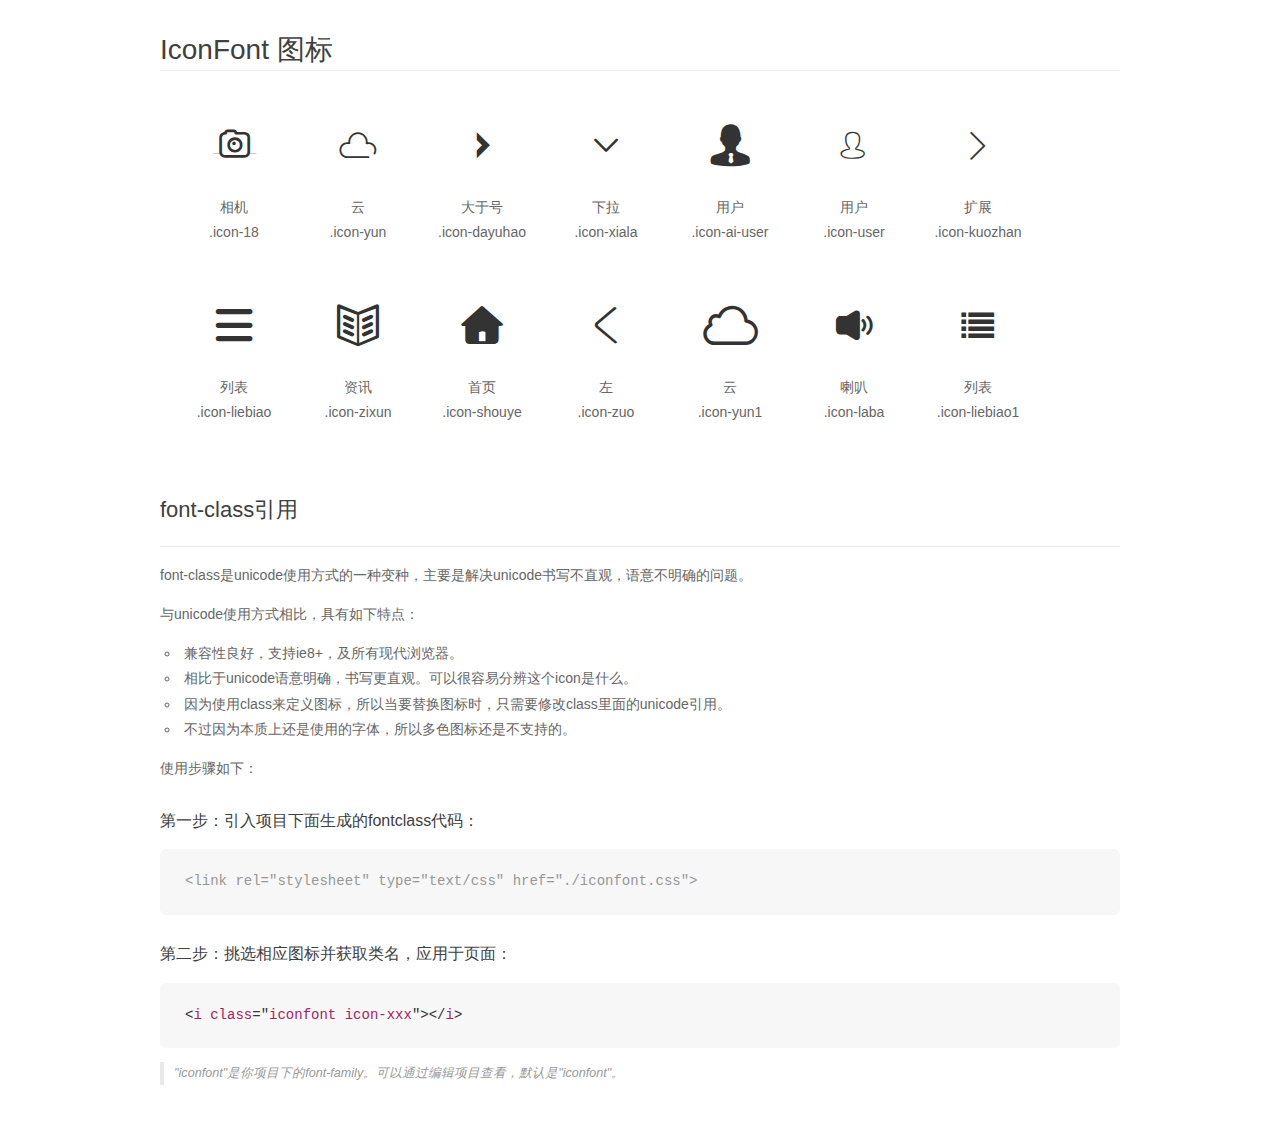
<file: 咨询/css/iconFont/demo_fontclass.html>
<!DOCTYPE html>
<html>
<head>
    <meta charset="utf-8"/>
    <title>IconFont</title>
    <link rel="stylesheet" href="demo.css">
    <link rel="stylesheet" href="iconfont.css">
</head>
<body>
    <div class="main markdown">
        <h1>IconFont 图标</h1>
        <ul class="icon_lists clear">
            
                <li>
                <i class="icon iconfont icon-18"></i>
                    <div class="name">相机</div>
                    <div class="fontclass">.icon-18</div>
                </li>
            
                <li>
                <i class="icon iconfont icon-yun"></i>
                    <div class="name">云</div>
                    <div class="fontclass">.icon-yun</div>
                </li>
            
                <li>
                <i class="icon iconfont icon-dayuhao"></i>
                    <div class="name">大于号</div>
                    <div class="fontclass">.icon-dayuhao</div>
                </li>
            
                <li>
                <i class="icon iconfont icon-xiala"></i>
                    <div class="name">下拉</div>
                    <div class="fontclass">.icon-xiala</div>
                </li>
            
                <li>
                <i class="icon iconfont icon-ai-user"></i>
                    <div class="name">用户</div>
                    <div class="fontclass">.icon-ai-user</div>
                </li>
            
                <li>
                <i class="icon iconfont icon-user"></i>
                    <div class="name">用户</div>
                    <div class="fontclass">.icon-user</div>
                </li>
            
                <li>
                <i class="icon iconfont icon-kuozhan"></i>
                    <div class="name">扩展</div>
                    <div class="fontclass">.icon-kuozhan</div>
                </li>
            
                <li>
                <i class="icon iconfont icon-liebiao"></i>
                    <div class="name">列表</div>
                    <div class="fontclass">.icon-liebiao</div>
                </li>
            
                <li>
                <i class="icon iconfont icon-zixun"></i>
                    <div class="name">资讯</div>
                    <div class="fontclass">.icon-zixun</div>
                </li>
            
                <li>
                <i class="icon iconfont icon-shouye"></i>
                    <div class="name">首页</div>
                    <div class="fontclass">.icon-shouye</div>
                </li>
            
                <li>
                <i class="icon iconfont icon-zuo"></i>
                    <div class="name"> 左</div>
                    <div class="fontclass">.icon-zuo</div>
                </li>
            
                <li>
                <i class="icon iconfont icon-yun1"></i>
                    <div class="name">云</div>
                    <div class="fontclass">.icon-yun1</div>
                </li>
            
                <li>
                <i class="icon iconfont icon-laba"></i>
                    <div class="name">喇叭</div>
                    <div class="fontclass">.icon-laba</div>
                </li>
            
                <li>
                <i class="icon iconfont icon-liebiao1"></i>
                    <div class="name">列表</div>
                    <div class="fontclass">.icon-liebiao1</div>
                </li>
            
        </ul>

        <h2 id="font-class-">font-class引用</h2>
        <hr>

        <p>font-class是unicode使用方式的一种变种，主要是解决unicode书写不直观，语意不明确的问题。</p>
        <p>与unicode使用方式相比，具有如下特点：</p>
        <ul>
        <li>兼容性良好，支持ie8+，及所有现代浏览器。</li>
        <li>相比于unicode语意明确，书写更直观。可以很容易分辨这个icon是什么。</li>
        <li>因为使用class来定义图标，所以当要替换图标时，只需要修改class里面的unicode引用。</li>
        <li>不过因为本质上还是使用的字体，所以多色图标还是不支持的。</li>
        </ul>
        <p>使用步骤如下：</p>
        <h3 id="-fontclass-">第一步：引入项目下面生成的fontclass代码：</h3>


        <pre><code class="lang-js hljs javascript"><span class="hljs-comment">&lt;link rel="stylesheet" type="text/css" href="./iconfont.css"&gt;</span></code></pre>
        <h3 id="-">第二步：挑选相应图标并获取类名，应用于页面：</h3>
        <pre><code class="lang-css hljs">&lt;<span class="hljs-selector-tag">i</span> <span class="hljs-selector-tag">class</span>="<span class="hljs-selector-tag">iconfont</span> <span class="hljs-selector-tag">icon-xxx</span>"&gt;&lt;/<span class="hljs-selector-tag">i</span>&gt;</code></pre>
        <blockquote>
        <p>"iconfont"是你项目下的font-family。可以通过编辑项目查看，默认是"iconfont"。</p>
        </blockquote>
    </div>
</body>
</html>
</file>
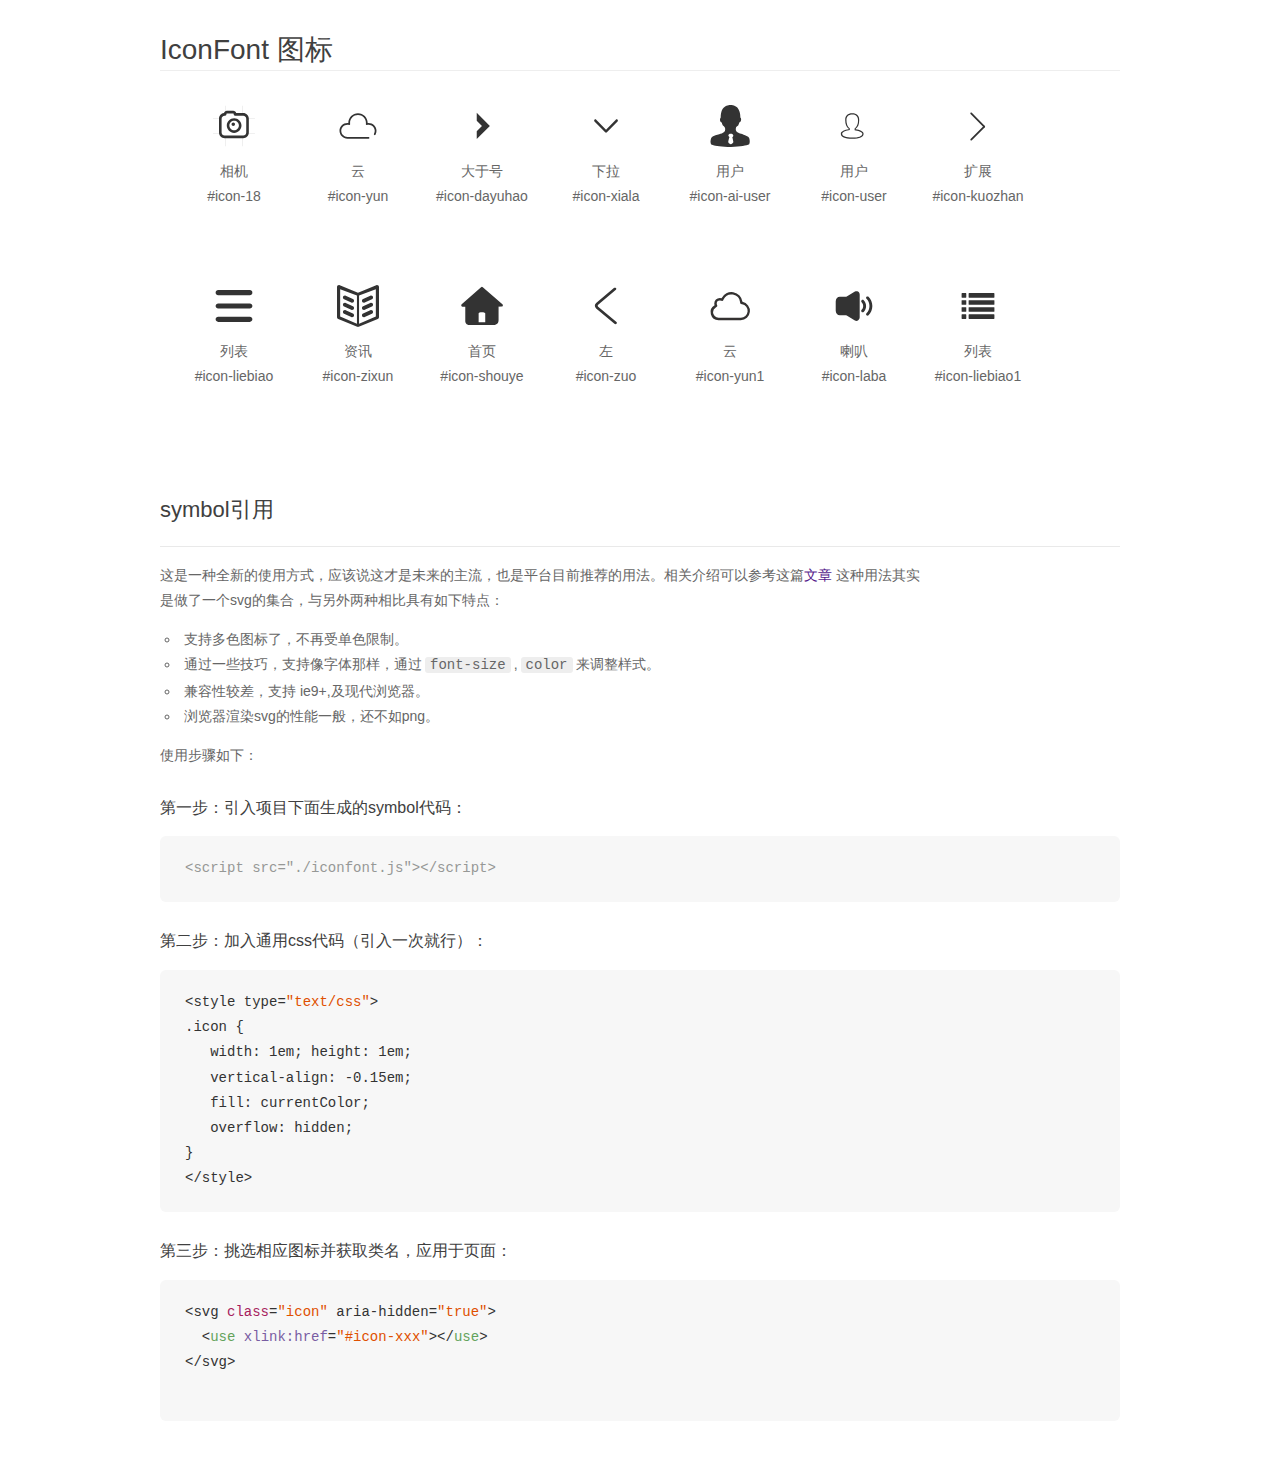
<file: 咨询/css/iconFont/demo_symbol.html>
<!DOCTYPE html>
<html>
<head>
    <meta charset="utf-8"/>
    <title>IconFont</title>
    <link rel="stylesheet" href="demo.css">
    <script src="iconfont.js"></script>

    <style type="text/css">
        .icon {
          /* 通过设置 font-size 来改变图标大小 */
          width: 1em; height: 1em;
          /* 图标和文字相邻时，垂直对齐 */
          vertical-align: -0.15em;
          /* 通过设置 color 来改变 SVG 的颜色/fill */
          fill: currentColor;
          /* path 和 stroke 溢出 viewBox 部分在 IE 下会显示
             normalize.css 中也包含这行 */
          overflow: hidden;
        }

    </style>
</head>
<body>
    <div class="main markdown">
        <h1>IconFont 图标</h1>
        <ul class="icon_lists clear">
            
                <li>
                    <svg class="icon" aria-hidden="true">
                        <use xlink:href="#icon-18"></use>
                    </svg>
                    <div class="name">相机</div>
                    <div class="fontclass">#icon-18</div>
                </li>
            
                <li>
                    <svg class="icon" aria-hidden="true">
                        <use xlink:href="#icon-yun"></use>
                    </svg>
                    <div class="name">云</div>
                    <div class="fontclass">#icon-yun</div>
                </li>
            
                <li>
                    <svg class="icon" aria-hidden="true">
                        <use xlink:href="#icon-dayuhao"></use>
                    </svg>
                    <div class="name">大于号</div>
                    <div class="fontclass">#icon-dayuhao</div>
                </li>
            
                <li>
                    <svg class="icon" aria-hidden="true">
                        <use xlink:href="#icon-xiala"></use>
                    </svg>
                    <div class="name">下拉</div>
                    <div class="fontclass">#icon-xiala</div>
                </li>
            
                <li>
                    <svg class="icon" aria-hidden="true">
                        <use xlink:href="#icon-ai-user"></use>
                    </svg>
                    <div class="name">用户</div>
                    <div class="fontclass">#icon-ai-user</div>
                </li>
            
                <li>
                    <svg class="icon" aria-hidden="true">
                        <use xlink:href="#icon-user"></use>
                    </svg>
                    <div class="name">用户</div>
                    <div class="fontclass">#icon-user</div>
                </li>
            
                <li>
                    <svg class="icon" aria-hidden="true">
                        <use xlink:href="#icon-kuozhan"></use>
                    </svg>
                    <div class="name">扩展</div>
                    <div class="fontclass">#icon-kuozhan</div>
                </li>
            
                <li>
                    <svg class="icon" aria-hidden="true">
                        <use xlink:href="#icon-liebiao"></use>
                    </svg>
                    <div class="name">列表</div>
                    <div class="fontclass">#icon-liebiao</div>
                </li>
            
                <li>
                    <svg class="icon" aria-hidden="true">
                        <use xlink:href="#icon-zixun"></use>
                    </svg>
                    <div class="name">资讯</div>
                    <div class="fontclass">#icon-zixun</div>
                </li>
            
                <li>
                    <svg class="icon" aria-hidden="true">
                        <use xlink:href="#icon-shouye"></use>
                    </svg>
                    <div class="name">首页</div>
                    <div class="fontclass">#icon-shouye</div>
                </li>
            
                <li>
                    <svg class="icon" aria-hidden="true">
                        <use xlink:href="#icon-zuo"></use>
                    </svg>
                    <div class="name"> 左</div>
                    <div class="fontclass">#icon-zuo</div>
                </li>
            
                <li>
                    <svg class="icon" aria-hidden="true">
                        <use xlink:href="#icon-yun1"></use>
                    </svg>
                    <div class="name">云</div>
                    <div class="fontclass">#icon-yun1</div>
                </li>
            
                <li>
                    <svg class="icon" aria-hidden="true">
                        <use xlink:href="#icon-laba"></use>
                    </svg>
                    <div class="name">喇叭</div>
                    <div class="fontclass">#icon-laba</div>
                </li>
            
                <li>
                    <svg class="icon" aria-hidden="true">
                        <use xlink:href="#icon-liebiao1"></use>
                    </svg>
                    <div class="name">列表</div>
                    <div class="fontclass">#icon-liebiao1</div>
                </li>
            
        </ul>


        <h2 id="symbol-">symbol引用</h2>
        <hr>

        <p>这是一种全新的使用方式，应该说这才是未来的主流，也是平台目前推荐的用法。相关介绍可以参考这篇<a href="">文章</a>
        这种用法其实是做了一个svg的集合，与另外两种相比具有如下特点：</p>
        <ul>
          <li>支持多色图标了，不再受单色限制。</li>
          <li>通过一些技巧，支持像字体那样，通过<code>font-size</code>,<code>color</code>来调整样式。</li>
          <li>兼容性较差，支持 ie9+,及现代浏览器。</li>
          <li>浏览器渲染svg的性能一般，还不如png。</li>
        </ul>
        <p>使用步骤如下：</p>
        <h3 id="-symbol-">第一步：引入项目下面生成的symbol代码：</h3>
        <pre><code class="lang-js hljs javascript"><span class="hljs-comment">&lt;script src="./iconfont.js"&gt;&lt;/script&gt;</span></code></pre>
        <h3 id="-css-">第二步：加入通用css代码（引入一次就行）：</h3>
        <pre><code class="lang-js hljs javascript">&lt;style type=<span class="hljs-string">"text/css"</span>&gt;
.icon {
   width: <span class="hljs-number">1</span>em; height: <span class="hljs-number">1</span>em;
   vertical-align: <span class="hljs-number">-0.15</span>em;
   fill: currentColor;
   overflow: hidden;
}
&lt;<span class="hljs-regexp">/style&gt;</span></code></pre>
        <h3 id="-">第三步：挑选相应图标并获取类名，应用于页面：</h3>
        <pre><code class="lang-js hljs javascript">&lt;svg <span class="hljs-class"><span class="hljs-keyword">class</span></span>=<span class="hljs-string">"icon"</span> aria-hidden=<span class="hljs-string">"true"</span>&gt;<span class="xml"><span class="hljs-tag">
  &lt;<span class="hljs-name">use</span> <span class="hljs-attr">xlink:href</span>=<span class="hljs-string">"#icon-xxx"</span>&gt;</span><span class="hljs-tag">&lt;/<span class="hljs-name">use</span>&gt;</span>
</span>&lt;<span class="hljs-regexp">/svg&gt;
        </span></code></pre>
    </div>
</body>
</html>
</file>
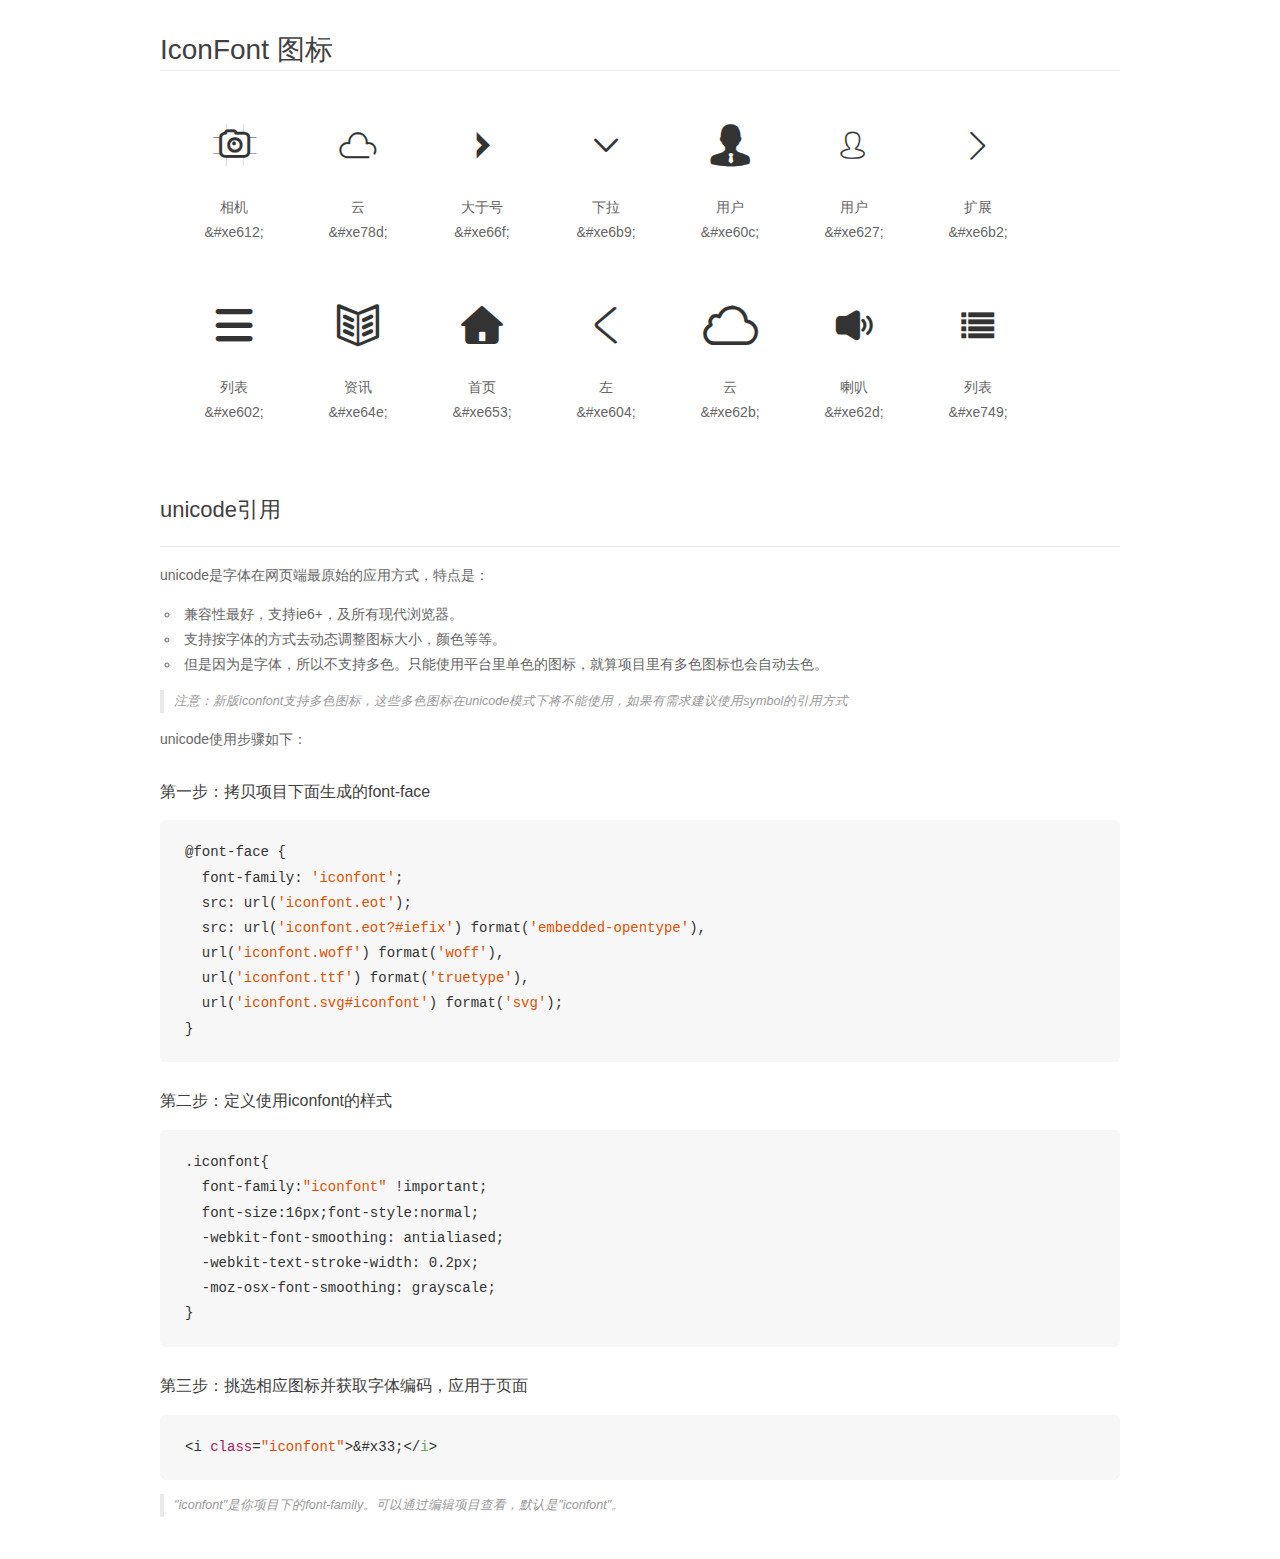
<file: 咨询/css/iconFont/demo_unicode.html>
<!DOCTYPE html>
<html>
<head>
    <meta charset="utf-8"/>
    <title>IconFont</title>
    <link rel="stylesheet" href="demo.css">

    <style type="text/css">

        @font-face {font-family: "iconfont";
          src: url('iconfont.eot'); /* IE9*/
          src: url('iconfont.eot#iefix') format('embedded-opentype'), /* IE6-IE8 */
          url('iconfont.woff') format('woff'), /* chrome, firefox */
          url('iconfont.ttf') format('truetype'), /* chrome, firefox, opera, Safari, Android, iOS 4.2+*/
          url('iconfont.svg#iconfont') format('svg'); /* iOS 4.1- */
        }

        .iconfont {
          font-family:"iconfont" !important;
          font-size:16px;
          font-style:normal;
          -webkit-font-smoothing: antialiased;
          -webkit-text-stroke-width: 0.2px;
          -moz-osx-font-smoothing: grayscale;
        }

    </style>
</head>
<body>
    <div class="main markdown">
        <h1>IconFont 图标</h1>
        <ul class="icon_lists clear">
            
                <li>
                <i class="icon iconfont">&#xe612;</i>
                    <div class="name">相机</div>
                    <div class="code">&amp;#xe612;</div>
                </li>
            
                <li>
                <i class="icon iconfont">&#xe78d;</i>
                    <div class="name">云</div>
                    <div class="code">&amp;#xe78d;</div>
                </li>
            
                <li>
                <i class="icon iconfont">&#xe66f;</i>
                    <div class="name">大于号</div>
                    <div class="code">&amp;#xe66f;</div>
                </li>
            
                <li>
                <i class="icon iconfont">&#xe6b9;</i>
                    <div class="name">下拉</div>
                    <div class="code">&amp;#xe6b9;</div>
                </li>
            
                <li>
                <i class="icon iconfont">&#xe60c;</i>
                    <div class="name">用户</div>
                    <div class="code">&amp;#xe60c;</div>
                </li>
            
                <li>
                <i class="icon iconfont">&#xe627;</i>
                    <div class="name">用户</div>
                    <div class="code">&amp;#xe627;</div>
                </li>
            
                <li>
                <i class="icon iconfont">&#xe6b2;</i>
                    <div class="name">扩展</div>
                    <div class="code">&amp;#xe6b2;</div>
                </li>
            
                <li>
                <i class="icon iconfont">&#xe602;</i>
                    <div class="name">列表</div>
                    <div class="code">&amp;#xe602;</div>
                </li>
            
                <li>
                <i class="icon iconfont">&#xe64e;</i>
                    <div class="name">资讯</div>
                    <div class="code">&amp;#xe64e;</div>
                </li>
            
                <li>
                <i class="icon iconfont">&#xe653;</i>
                    <div class="name">首页</div>
                    <div class="code">&amp;#xe653;</div>
                </li>
            
                <li>
                <i class="icon iconfont">&#xe604;</i>
                    <div class="name"> 左</div>
                    <div class="code">&amp;#xe604;</div>
                </li>
            
                <li>
                <i class="icon iconfont">&#xe62b;</i>
                    <div class="name">云</div>
                    <div class="code">&amp;#xe62b;</div>
                </li>
            
                <li>
                <i class="icon iconfont">&#xe62d;</i>
                    <div class="name">喇叭</div>
                    <div class="code">&amp;#xe62d;</div>
                </li>
            
                <li>
                <i class="icon iconfont">&#xe749;</i>
                    <div class="name">列表</div>
                    <div class="code">&amp;#xe749;</div>
                </li>
            
        </ul>
        <h2 id="unicode-">unicode引用</h2>
        <hr>

        <p>unicode是字体在网页端最原始的应用方式，特点是：</p>
        <ul>
        <li>兼容性最好，支持ie6+，及所有现代浏览器。</li>
        <li>支持按字体的方式去动态调整图标大小，颜色等等。</li>
        <li>但是因为是字体，所以不支持多色。只能使用平台里单色的图标，就算项目里有多色图标也会自动去色。</li>
        </ul>
        <blockquote>
        <p>注意：新版iconfont支持多色图标，这些多色图标在unicode模式下将不能使用，如果有需求建议使用symbol的引用方式</p>
        </blockquote>
        <p>unicode使用步骤如下：</p>
        <h3 id="-font-face">第一步：拷贝项目下面生成的font-face</h3>
        <pre><code class="lang-js hljs javascript">@font-face {
  font-family: <span class="hljs-string">'iconfont'</span>;
  src: url(<span class="hljs-string">'iconfont.eot'</span>);
  src: url(<span class="hljs-string">'iconfont.eot?#iefix'</span>) format(<span class="hljs-string">'embedded-opentype'</span>),
  url(<span class="hljs-string">'iconfont.woff'</span>) format(<span class="hljs-string">'woff'</span>),
  url(<span class="hljs-string">'iconfont.ttf'</span>) format(<span class="hljs-string">'truetype'</span>),
  url(<span class="hljs-string">'iconfont.svg#iconfont'</span>) format(<span class="hljs-string">'svg'</span>);
}
</code></pre>
        <h3 id="-iconfont-">第二步：定义使用iconfont的样式</h3>
        <pre><code class="lang-js hljs javascript">.iconfont{
  font-family:<span class="hljs-string">"iconfont"</span> !important;
  font-size:<span class="hljs-number">16</span>px;font-style:normal;
  -webkit-font-smoothing: antialiased;
  -webkit-text-stroke-width: <span class="hljs-number">0.2</span>px;
  -moz-osx-font-smoothing: grayscale;
}
</code></pre>
        <h3 id="-">第三步：挑选相应图标并获取字体编码，应用于页面</h3>
        <pre><code class="lang-js hljs javascript">&lt;i <span class="hljs-class"><span class="hljs-keyword">class</span></span>=<span class="hljs-string">"iconfont"</span>&gt;&amp;#x33;<span class="xml"><span class="hljs-tag">&lt;/<span class="hljs-name">i</span>&gt;</span></span></code></pre>

        <blockquote>
        <p>"iconfont"是你项目下的font-family。可以通过编辑项目查看，默认是"iconfont"。</p>
        </blockquote>
    </div>


</body>
</html>
</file>
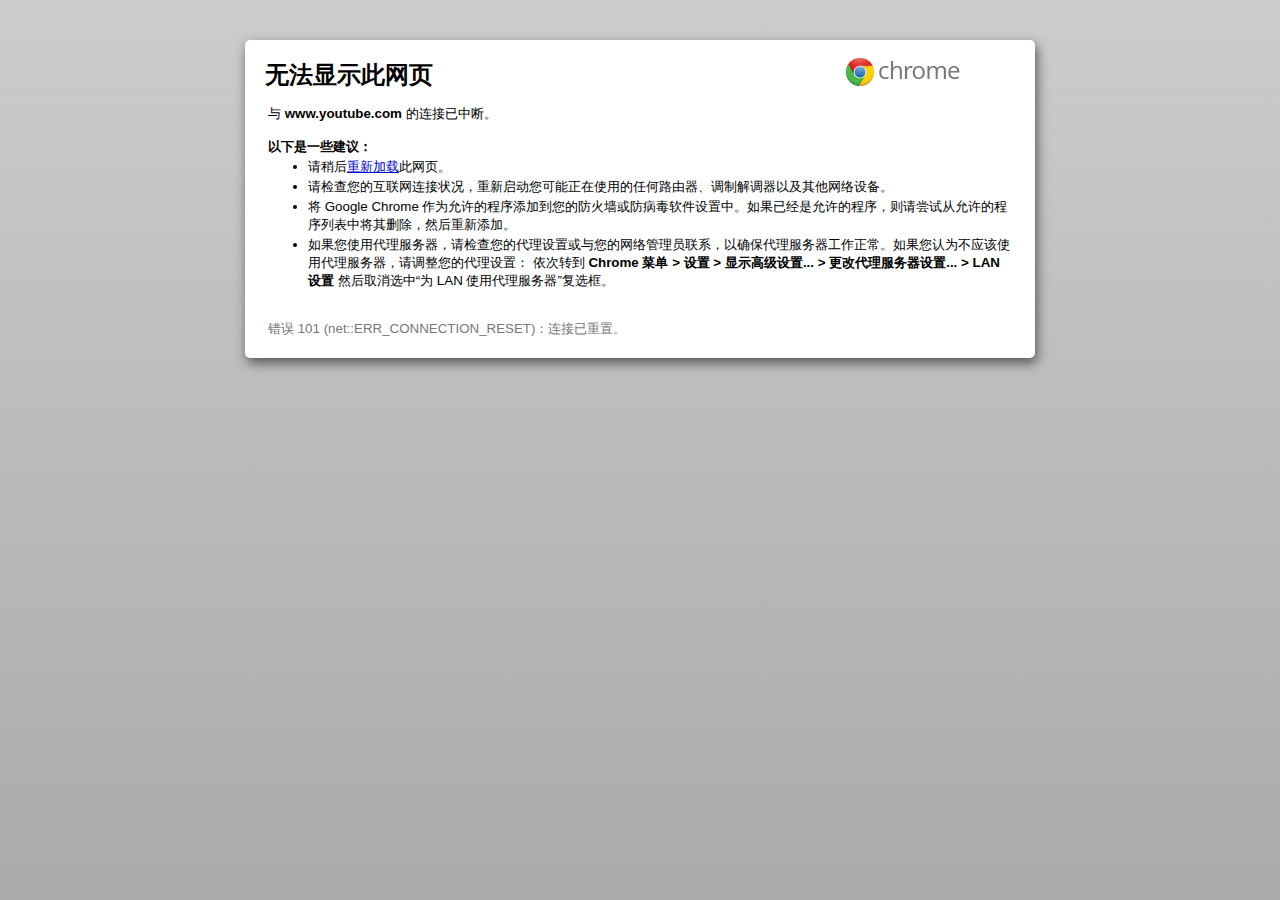
<file: 咨询/css/bootstrap3.2.2/组件 · Bootstrap 中文文档_files/saved_resource.htm>
<!DOCTYPE html>
<!-- saved from url=(0028)data:text/html,chromewebdata -->
<html i18n-values="dir:textdirection" high-color-depth="" dir="ltr"><head><meta http-equiv="Content-Type" content="text/html; charset=UTF-8">

<title i18n-content="title">无法访问 http://www.youtube.com/embed/zpOULjyy-n8?rel=0</title>
<style>
body {
  background-color: white;
  font-family: Helvetica, Arial, sans-serif;
  margin: 0;
}

html[main-frame] body {
  background-color: #CCC;
}

/* On Android, gradient is broken due to background-attachment: fixed being
   currently disabled on Android; see crbug.com/135942 */
html[main-frame][high-color-depth] body {
  background: -webkit-linear-gradient(#CCC, #AAA);
  background-attachment: fixed;
}

html[main-frame] #cell {
padding: 40px;

}

#box {
  background-color: white;
  color: black;
  font-size: 10pt;
  line-height: 18px;
  margin: auto;
  max-width: 750px;
  min-width: 200px;
  padding: 5px;
}

html[main-frame] #box {
  border-radius: 5px;
  -webkit-box-shadow: 2px 5px 12px #555;
padding: 20px;
  width: 80%;

}

ul {
  margin: 0;
  padding-bottom: 0;
}

li {
  padding-top: 2px;
}

h1 {
  font-size: 12pt;
  line-height: 20px;
  margin: 0;
}

html[main-frame] h1 {
  font-size: 18pt;
  line-height: 30px;
}

h1 img {
  border: 0;
  float: right;
  -webkit-margin-start: 20px;
  margin-top: -4px;
}

html[dir=rtl] h1 img {
  float: left;
}

h2 {
  font-size: 10pt;
  font-weight: bold;
  margin: 0;
  padding: 0;
}

a {
  color: #00c;
}

a:active {
  color: #f00;
}

a:visited {
  color: #551a8b;
}

#errorSummary, #suggestions, #search {
  -webkit-margin-start: 3px;
  margin-top: 15px;
}

#errorDetails {
  color: #777;
  -webkit-margin-start: 3px;
  margin-top: 30px;
}

.failedUrl {
  word-wrap: break-word;
}

#logo-img {
  /* "Not allowed to load local resource: chrome://theme/IDR_PRODUCT_LOGO",
      so embed the resource manually. */
  content: -webkit-image-set(
      url('[data-uri]') 1x,
      url('[data-uri]') 2x);
}

</style>
<script>
/**
 * Sets the classes of elements to match their jscontent values.
 * Elements without jscontent values are ignored.
 *
 * This allows styles to be applied to nested elements from
 * within GRD files.  To work on these elements, this must be
 * called after jscontent substitution.
 */
function setJsContentElementClasses() {
  var elements = document.querySelectorAll('[jscontent]');
  for (var i = 0; i < elements.length; ++i) {
    elements[i].className = elements[i].getAttribute('jscontent');
  }
}

document.addEventListener('DOMContentLoaded',
                          setJsContentElementClasses,
                          false);

// A grey border and larger font is used when the error page is
// in the main frame.
if (window.top.location == window.location)
  document.documentElement.setAttribute('main-frame', '');

// The border only uses a gradient when using at least 24-bit color.
if (window.screen.colorDepth >= 24)
  document.documentElement.setAttribute('high-color-depth', '');
</script></head>



<body id="t" jstcache="0">
<div id="cell" jstcache="0">
 <div id="box" jstcache="0">
  <h1 jstcache="0">
   <img id="logo-img" jstcache="0">
   <span i18n-content="heading" jstcache="0">无法显示此网页</span>
  </h1>

  <div id="errorSummary" jsselect="summary" jstcache="1" style="">
   <span jsvalues=".innerHTML:msg" jstcache="4">与 <strong jscontent="hostName" jstcache="19" class="hostName">www.youtube.com</strong> 的连接已中断。</span>
  </div>

  <div id="suggestions" jsdisplay="suggestionsHeading" jstcache="2" style="">
   <h2 i18n-content="suggestionsHeading" jstcache="0">以下是一些建议：</h2>
   <ul jstcache="0">
    <li jsselect="suggestionsReload" jstcache="5" style="">
      <span jsvalues=".innerHTML:msg" jstcache="4">请稍后<a jsvalues="href:reloadUrl" jstcache="20" href="http://www.youtube.com/embed/zpOULjyy-n8?rel=0">重新加载</a>此网页。</span>
    </li>
    <li jsselect="suggestionsHomepage" jstcache="6" style="display: none;">
      <span jscontent="suggestionsHomepageMsg" jstcache="17" class="suggestionsHomepageMsg"></span>
      <a jscontent="hostName" jsvalues="href:homePage" jstcache="18" class="hostName"></a>
    </li>
    <li jsselect="suggestionsCheckConnection" jstcache="7" style="">
      <span jsvalues=".innerHTML:msg" jstcache="4">请检查您的互联网连接状况，重新启动您可能正在使用的任何路由器、调制解调器以及其他网络设备。</span>
    </li>
    <li jsselect="suggestionsDNSConfig" jstcache="8" style="display: none;">
      <span jsvalues=".innerHTML:msg" jstcache="4"></span>
    </li>
    <li jsselect="suggestionsDisableNetworkPrediction" jstcache="9" style="display: none;">
      <span jsvalues=".innerHTML:msg" jstcache="4"></span>
    </li>
    <li jsselect="suggestionsFirewallConfig" jstcache="10" style="">
      <span jsvalues=".innerHTML:msg" jstcache="4">将 <span jscontent="productName" jstcache="21" class="productName">Google Chrome</span> 作为允许的程序添加到您的防火墙或防病毒软件设置中。如果已经是允许的程序，则请尝试从允许的程序列表中将其删除，然后重新添加。</span>
    </li>
    <li jsselect="suggestionsProxyConfig" jstcache="11" style="">
      <span jsvalues=".innerHTML:msg" jstcache="4">如果您使用代理服务器，请检查您的代理设置或与您的网络管理员联系，以确保代理服务器工作正常。如果您认为不应该使用代理服务器，请调整您的代理设置：
          依次转到
          <strong jstcache="0">
          Chrome 菜单 &gt;
          <span jscontent="settingsTitle" jstcache="22" class="settingsTitle">设置</span>
          &gt;
          <span jscontent="advancedTitle" jstcache="23" class="advancedTitle">显示高级设置...</span>
          &gt;
          <span jscontent="proxyTitle" jstcache="24" class="proxyTitle">更改代理服务器设置...</span>
          &gt;
          LAN 设置
          </strong>
          然后取消选中“为 LAN 使用代理服务器”复选框。</span>
    </li>
    <li jsselect="suggestionsProxyDisable" jstcache="12" style="display: none;">
      <span jsvalues=".innerHTML:msg" jstcache="4"></span>
    </li>
    <li jsselect="suggestionsDisableExtension" jstcache="13" style="display: none;">
      <span jsvalues=".innerHTML:msg" jstcache="4"></span>
    </li>
    <li jsselect="suggestionsLearnMore" jstcache="14" style="display: none;">
      <span jsvalues=".innerHTML:msg" jstcache="4"></span>
    </li>
    <li jsselect="suggestionsViewPolicies" jstcache="15" style="display: none;">
      <span jsvalues=".innerHTML:msg" jstcache="4"></span>
    </li>
    <li jsselect="suggestionsContactAdministrator" jstcache="16" style="display: none;">
      <span jsvalues=".innerHTML:msg" jstcache="4"></span>
    </li>
   </ul>
  </div>

  <div id="errorDetails" jsselect="details" jscontent="$this" jstcache="3" class="$this" style="">错误 101 (net::ERR_CONNECTION_RESET)：连接已重置。</div>
 </div>
</div>


<script jstcache="0">// Copyright (c) 2010 The Chromium Authors. All rights reserved.
// Use of this source code is governed by a BSD-style license that can be
// found in the LICENSE file.

/**
 * NOTE: The use of this file is deprecated. Use i18n_template2.js instead.
 *
 * @fileoverview This is a simple template engine inspired by JsTemplates
 * optimized for i18n.
 *
 * It currently supports two handlers:
 *
 *   * i18n-content which sets the textContent of the element
 *
 *     <span i18n-content="myContent"></span>
 *     i18nTemplate.process(element, {'myContent': 'Content'});
 *
 *   * i18n-values is a list of attribute-value or property-value pairs.
 *     Properties are prefixed with a '.' and can contain nested properties.
 *
 *     <span i18n-values="title:myTitle;.style.fontSize:fontSize"></span>
 *     i18nTemplate.process(element, {
 *       'myTitle': 'Title',
 *       'fontSize': '13px'
 *     });
 */

var i18nTemplate = (function() {
  /**
   * This provides the handlers for the templating engine. The key is used as
   * the attribute name and the value is the function that gets called for every
   * single node that has this attribute.
   * @type {Object}
   */
  var handlers = {
    /**
     * This handler sets the textContent of the element.
     */
    'i18n-content': function(element, attributeValue, obj) {
      element.textContent = obj[attributeValue];
    },

    /**
     * This handler adds options to a select element.
     */
    'i18n-options': function(element, attributeValue, obj) {
      var options = obj[attributeValue];
      options.forEach(function(values) {
        var option = typeof values == 'string' ? new Option(values) :
            new Option(values[1], values[0]);
        element.appendChild(option);
      });
    },

    /**
     * This is used to set HTML attributes and DOM properties,. The syntax is:
     *   attributename:key;
     *   .domProperty:key;
     *   .nested.dom.property:key
     */
    'i18n-values': function(element, attributeValue, obj) {
      var parts = attributeValue.replace(/\s/g, '').split(/;/);
      for (var j = 0; j < parts.length; j++) {
        var a = parts[j].match(/^([^:]+):(.+)$/);
        if (a) {
          var propName = a[1];
          var propExpr = a[2];

          // Ignore missing properties
          if (propExpr in obj) {
            var value = obj[propExpr];
            if (propName.charAt(0) == '.') {
              var path = propName.slice(1).split('.');
              var object = element;
              while (object && path.length > 1) {
                object = object[path.shift()];
              }
              if (object) {
                object[path] = value;
                // In case we set innerHTML (ignoring others) we need to
                // recursively check the content
                if (path == 'innerHTML') {
                  process(element, obj);
                }
              }
            } else {
              element.setAttribute(propName, value);
            }
          } else {
            console.warn('i18n-values: Missing value for "' + propExpr + '"');
          }
        }
      }
    }
  };

  var attributeNames = [];
  for (var key in handlers) {
    attributeNames.push(key);
  }
  var selector = '[' + attributeNames.join('],[') + ']';

  /**
   * Processes a DOM tree with the {@code obj} map.
   */
  function process(node, obj) {
    var elements = node.querySelectorAll(selector);
    for (var element, i = 0; element = elements[i]; i++) {
      for (var j = 0; j < attributeNames.length; j++) {
        var name = attributeNames[j];
        var att = element.getAttribute(name);
        if (att != null) {
          handlers[name](element, att, obj);
        }
      }
    }
  }

  return {
    process: process
  };
})();
</script><script jstcache="0">// Copyright (c) 2012 The Chromium Authors. All rights reserved.
// Use of this source code is governed by a BSD-style license that can be
// found in the LICENSE file.

(function(){var i=null;function k(){return Function.prototype.call.apply(Array.prototype.slice,arguments)}function l(a,b){var c=k(arguments,2);return function(){return b.apply(a,c)}}function m(a,b){var c=new n(b);for(c.f=[a];c.f.length;){var e=c,d=c.f.shift();e.g(d);for(d=d.firstChild;d;d=d.nextSibling)d.nodeType==1&&e.f.push(d)}}function n(a){this.g=a}function o(a){a.style.display=""}function p(a){a.style.display="none"};var q=":",r=/\s*;\s*/;function s(){this.i.apply(this,arguments)}s.prototype.i=function(a,b){if(!this.a)this.a={};if(b){var c=this.a,e=b.a,d;for(d in e)c[d]=e[d]}else for(c in d=this.a,e=t,e)d[c]=e[c];this.a.$this=a;this.a.$context=this;this.d=typeof a!="undefined"&&a!=i?a:"";if(!b)this.a.$top=this.d};var t={$default:i},u=[];function v(a){for(var b in a.a)delete a.a[b];a.d=i;u.push(a)}function w(a,b,c){try{return b.call(c,a.a,a.d)}catch(e){return t.$default}}
function x(a,b,c,e){if(u.length>0){var d=u.pop();s.call(d,b,a);a=d}else a=new s(b,a);a.a.$index=c;a.a.$count=e;return a}var y="a_",z="b_",A="with (a_) with (b_) return ",D={};function E(a){if(!D[a])try{D[a]=new Function(y,z,A+a)}catch(b){}return D[a]}function F(a){for(var b=[],a=a.split(r),c=0,e=a.length;c<e;++c){var d=a[c].indexOf(q);if(!(d<0)){var f;f=a[c].substr(0,d).replace(/^\s+/,"").replace(/\s+$/,"");d=E(a[c].substr(d+1));b.push(f,d)}}return b};var G="jsinstance",H="jsts",I="*",J="div",K="id";function L(){}var M=0,N={0:{}},P={},Q={},R=[];function S(a){a.__jstcache||m(a,function(a){T(a)})}var U=[["jsselect",E],["jsdisplay",E],["jsvalues",F],["jsvars",F],["jseval",function(a){for(var b=[],a=a.split(r),c=0,e=a.length;c<e;++c)if(a[c]){var d=E(a[c]);b.push(d)}return b}],["transclude",function(a){return a}],["jscontent",E],["jsskip",E]];
function T(a){if(a.__jstcache)return a.__jstcache;var b=a.getAttribute("jstcache");if(b!=i)return a.__jstcache=N[b];for(var b=R.length=0,c=U.length;b<c;++b){var e=U[b][0],d=a.getAttribute(e);Q[e]=d;d!=i&&R.push(e+"="+d)}if(R.length==0)return a.setAttribute("jstcache","0"),a.__jstcache=N[0];var f=R.join("&");if(b=P[f])return a.setAttribute("jstcache",b),a.__jstcache=N[b];for(var h={},b=0,c=U.length;b<c;++b){var d=U[b],e=d[0],g=d[1],d=Q[e];d!=i&&(h[e]=g(d))}b=""+ ++M;a.setAttribute("jstcache",b);N[b]=
h;P[f]=b;return a.__jstcache=h}function V(a,b){a.h.push(b);a.k.push(0)}function W(a){return a.c.length?a.c.pop():[]}
L.prototype.e=function(a,b){var c=X(b),e=c.transclude;if(e)(c=Y(e))?(b.parentNode.replaceChild(c,b),e=W(this),e.push(this.e,a,c),V(this,e)):b.parentNode.removeChild(b);else if(c=c.jsselect){var c=w(a,c,b),d=b.getAttribute(G),f=!1;d&&(d.charAt(0)==I?(d=parseInt(d.substr(1),10),f=!0):d=parseInt(d,10));var h=c!=i&&typeof c=="object"&&typeof c.length=="number",e=h?c.length:1,g=h&&e==0;if(h)if(g)d?b.parentNode.removeChild(b):(b.setAttribute(G,"*0"),p(b));else if(o(b),d===i||d===""||f&&d<e-1){f=W(this);
d=d||0;for(h=e-1;d<h;++d){var j=b.cloneNode(!0);b.parentNode.insertBefore(j,b);Z(j,c,d);g=x(a,c[d],d,e);f.push(this.b,g,j,v,g,i)}Z(b,c,d);g=x(a,c[d],d,e);f.push(this.b,g,b,v,g,i);V(this,f)}else d<e?(f=c[d],Z(b,c,d),g=x(a,f,d,e),f=W(this),f.push(this.b,g,b,v,g,i),V(this,f)):b.parentNode.removeChild(b);else c==i?p(b):(o(b),g=x(a,c,0,1),f=W(this),f.push(this.b,g,b,v,g,i),V(this,f))}else this.b(a,b)};
L.prototype.b=function(a,b){var c=X(b),e=c.jsdisplay;if(e){if(!w(a,e,b)){p(b);return}o(b)}if(e=c.jsvars)for(var d=0,f=e.length;d<f;d+=2){var h=e[d],g=w(a,e[d+1],b);a.a[h]=g}if(e=c.jsvalues){d=0;for(f=e.length;d<f;d+=2)if(g=e[d],h=w(a,e[d+1],b),g.charAt(0)=="$")a.a[g]=h;else if(g.charAt(0)=="."){for(var g=g.substr(1).split("."),j=b,O=g.length,B=0,$=O-1;B<$;++B){var C=g[B];j[C]||(j[C]={});j=j[C]}j[g[O-1]]=h}else g&&(typeof h=="boolean"?h?b.setAttribute(g,g):b.removeAttribute(g):b.setAttribute(g,""+
h))}if(e=c.jseval){d=0;for(f=e.length;d<f;++d)w(a,e[d],b)}e=c.jsskip;if(!e||!w(a,e,b))if(c=c.jscontent){if(c=""+w(a,c,b),b.innerHTML!=c){for(;b.firstChild;)e=b.firstChild,e.parentNode.removeChild(e);b.appendChild(this.j.createTextNode(c))}}else{c=W(this);for(e=b.firstChild;e;e=e.nextSibling)e.nodeType==1&&c.push(this.e,a,e);c.length&&V(this,c)}};function X(a){if(a.__jstcache)return a.__jstcache;var b=a.getAttribute("jstcache");if(b)return a.__jstcache=N[b];return T(a)}
function Y(a,b){var c=document;if(b){var e=c.getElementById(a);if(!e){var e=b(),d=H,f=c.getElementById(d);if(!f)f=c.createElement(J),f.id=d,p(f),f.style.position="absolute",c.body.appendChild(f);d=c.createElement(J);f.appendChild(d);d.innerHTML=e;e=c.getElementById(a)}c=e}else c=c.getElementById(a);return c?(S(c),c=c.cloneNode(!0),c.removeAttribute(K),c):i}function Z(a,b,c){c==b.length-1?a.setAttribute(G,I+c):a.setAttribute(G,""+c)};window.jstGetTemplate=Y;window.JsEvalContext=s;window.jstProcess=function(a,b){var c=new L;S(b);c.j=b?b.nodeType==9?b:b.ownerDocument||document:document;var e=l(c,c.e,a,b),d=c.h=[],f=c.k=[];c.c=[];e();for(var h,g,j;d.length;)h=d[d.length-1],e=f[f.length-1],e>=h.length?(e=c,g=d.pop(),g.length=0,e.c.push(g),f.pop()):(g=h[e++],j=h[e++],h=h[e++],f[f.length-1]=e,g.call(c,j,h))};
})()
</script><script jstcache="0">var templateData = {"details":"\u9519\u8BEF 101 (net::ERR_CONNECTION_RESET)\uFF1A\u8FDE\u63A5\u5DF2\u91CD\u7F6E\u3002","heading":"\u65E0\u6CD5\u663E\u793A\u6B64\u7F51\u9875","suggestionsCheckConnection":{"msg":"\u8BF7\u68C0\u67E5\u60A8\u7684\u4E92\u8054\u7F51\u8FDE\u63A5\u72B6\u51B5\uFF0C\u91CD\u65B0\u542F\u52A8\u60A8\u53EF\u80FD\u6B63\u5728\u4F7F\u7528\u7684\u4EFB\u4F55\u8DEF\u7531\u5668\u3001\u8C03\u5236\u89E3\u8C03\u5668\u4EE5\u53CA\u5176\u4ED6\u7F51\u7EDC\u8BBE\u5907\u3002"},"suggestionsFirewallConfig":{"msg":"\u5C06 \u003Cspan jscontent=\"productName\"\u003E\u003C/span\u003E \u4F5C\u4E3A\u5141\u8BB8\u7684\u7A0B\u5E8F\u6DFB\u52A0\u5230\u60A8\u7684\u9632\u706B\u5899\u6216\u9632\u75C5\u6BD2\u8F6F\u4EF6\u8BBE\u7F6E\u4E2D\u3002\u5982\u679C\u5DF2\u7ECF\u662F\u5141\u8BB8\u7684\u7A0B\u5E8F\uFF0C\u5219\u8BF7\u5C1D\u8BD5\u4ECE\u5141\u8BB8\u7684\u7A0B\u5E8F\u5217\u8868\u4E2D\u5C06\u5176\u5220\u9664\uFF0C\u7136\u540E\u91CD\u65B0\u6DFB\u52A0\u3002","productName":"Google Chrome"},"suggestionsHeading":"\u4EE5\u4E0B\u662F\u4E00\u4E9B\u5EFA\u8BAE\uFF1A","suggestionsProxyConfig":{"advancedTitle":"\u663E\u793A\u9AD8\u7EA7\u8BBE\u7F6E...","msg":"\u5982\u679C\u60A8\u4F7F\u7528\u4EE3\u7406\u670D\u52A1\u5668\uFF0C\u8BF7\u68C0\u67E5\u60A8\u7684\u4EE3\u7406\u8BBE\u7F6E\u6216\u4E0E\u60A8\u7684\u7F51\u7EDC\u7BA1\u7406\u5458\u8054\u7CFB\uFF0C\u4EE5\u786E\u4FDD\u4EE3\u7406\u670D\u52A1\u5668\u5DE5\u4F5C\u6B63\u5E38\u3002\u5982\u679C\u60A8\u8BA4\u4E3A\u4E0D\u5E94\u8BE5\u4F7F\u7528\u4EE3\u7406\u670D\u52A1\u5668\uFF0C\u8BF7\u8C03\u6574\u60A8\u7684\u4EE3\u7406\u8BBE\u7F6E\uFF1A\n          \u4F9D\u6B21\u8F6C\u5230\n          \u003Cstrong\u003E\n          Chrome \u83DC\u5355 \u003E\n          \u003Cspan jscontent=\"settingsTitle\"\u003E\u003C/span\u003E\n          \u003E\n          \u003Cspan jscontent=\"advancedTitle\"\u003E\u003C/span\u003E\n          \u003E\n          \u003Cspan jscontent=\"proxyTitle\"\u003E\u003C/span\u003E\n          \u003E\n          LAN \u8BBE\u7F6E\n          \u003C/strong\u003E\n          \u7136\u540E\u53D6\u6D88\u9009\u4E2D\u201C\u4E3A LAN \u4F7F\u7528\u4EE3\u7406\u670D\u52A1\u5668\u201D\u590D\u9009\u6846\u3002","proxyTitle":"\u66F4\u6539\u4EE3\u7406\u670D\u52A1\u5668\u8BBE\u7F6E...","settingsTitle":"\u8BBE\u7F6E"},"suggestionsReload":{"msg":"\u8BF7\u7A0D\u540E\u003Ca jsvalues=\"href:reloadUrl\"\u003E\u91CD\u65B0\u52A0\u8F7D\u003C/a\u003E\u6B64\u7F51\u9875\u3002","reloadUrl":"http://www.youtube.com/embed/zpOULjyy-n8?rel=0"},"summary":{"failedUrl":"http://www.youtube.com/embed/zpOULjyy-n8?rel=0","hostName":"www.youtube.com","msg":"\u4E0E \u003Cstrong jscontent=\"hostName\"\u003E\u003C/strong\u003E \u7684\u8FDE\u63A5\u5DF2\u4E2D\u65AD\u3002","productName":"Google Chrome"},"textdirection":"ltr","title":"\u65E0\u6CD5\u8BBF\u95EE http://www.youtube.com/embed/zpOULjyy-n8?rel=0"};</script><script jstcache="0">// Copyright (c) 2010 The Chromium Authors. All rights reserved.
// Use of this source code is governed by a BSD-style license that can be
// found in the LICENSE file.

// Invoke the template engine previously loaded from i18n_template.js
i18nTemplate.process(document, templateData);
</script><script jstcache="0">var tp = document.getElementById('t');jstProcess(new JsEvalContext(templateData), tp);</script></body></html>
</file>
<file: 咨询/css/iconFont/iconfont.css>
@font-face {font-family: "iconfont";
  src: url('iconfont.eot?t=1537770912012'); /* IE9*/
  src: url('iconfont.eot?t=1537770912012#iefix') format('embedded-opentype'), /* IE6-IE8 */
  url('[data-uri]') format('woff'),
  url('iconfont.ttf?t=1537770912012') format('truetype'), /* chrome, firefox, opera, Safari, Android, iOS 4.2+*/
  url('iconfont.svg?t=1537770912012#iconfont') format('svg'); /* iOS 4.1- */
}

.iconfont {
  font-family:"iconfont" !important;
  font-size:16px;
  font-style:normal;
  -webkit-font-smoothing: antialiased;
  -moz-osx-font-smoothing: grayscale;
}

.icon-18:before { content: "\e612"; }

.icon-yun:before { content: "\e78d"; }

.icon-dayuhao:before { content: "\e66f"; }

.icon-xiala:before { content: "\e6b9"; }

.icon-ai-user:before { content: "\e60c"; }

.icon-user:before { content: "\e627"; }

.icon-kuozhan:before { content: "\e6b2"; }

.icon-liebiao:before { content: "\e602"; }

.icon-zixun:before { content: "\e64e"; }

.icon-shouye:before { content: "\e653"; }

.icon-zuo:before { content: "\e604"; }

.icon-yun1:before { content: "\e62b"; }

.icon-laba:before { content: "\e62d"; }

.icon-liebiao1:before { content: "\e749"; }
</file>
<file: 咨询/css/index.css>
*{
	margin:0px;
	padding: 0px;
}

/*首页*/
.leftDiv{
	background-color:#282830;
	padding: 0px
	
}

.rightDiv{
	background-color:#EEEEEE;
	padding: 0px
	
}

.leftDiv_top{
	height: 50px;
	width: 100%;
	background-color: #3D556D;
}

.leftDiv_top img{
	width: 40px;
	height: 35px;
	margin-left: 10px;
	margin-top: 5px
}
.leftDiv_top div{
	display: inline-block;
}

.leftDiv_top span{
	color: #fff;
	height: 50px;
	display: inline-block;
	line-height: 50px;
	margin-left: 5px
}

/*首页左侧下半部分*/
.leftDiv_bottom{
	list-style:none;
	margin-top: 40px

}
.leftDiv_bottom li{
	height: 40px;
	border-bottom: 1px solid #ccc;
	line-height: 40px;
	padding-left: 20px
}
.leftDiv_bottom li a{
	color: #fff
}
.leftDiv_bottom li span{
	display: inline-block;
	width: 90px;
	margin-left: 5px
}

/*右侧上半部分*/
.rightDiv_top div{
	height: 50px;
}

.rightDiv_top{
	background-color: #fff;
	height: 50px
}

.rightDivTop_left{
	padding: 0px;
}

.rightDivTop_left i{
	margin-left: 20px;
	display: inline-block;
	margin-top: 10px;
	width: 30px;
	height: 30px;
	font-size: 20px
}

.rightDivTop_left span{
	display: inline-block;
	width: 15px;
	height: 15px;
	background-color: red;
	color: #fff;
	text-align: center;
	border-radius: 50%;
	position: relative;
	left: -20px;
	top: -5px;
	font-size: 12px
}
.rightDivTop_right{
	padding: 0px;
	line-height: 50px
}
.rightDivTop_right div{
	display: inline-block;

}

.rightDivTop_right img{
	width: 40px;
	height: 40px;
	border-radius: 50%;
	margin-right: 10px
}
</file>
<file: 咨询/css/pages.css>
ul li{
	list-style: none;
}
.content_top{
	width: 100%;
	height: 250px;
	padding: 20px
}

.content_top div{
	height: 100%
}

div.one,div.two,div.three{
	height: 55px;
	background-color: #fff;
	margin-top: 10px
}

div.cicleDiv{
	width: 40px;
	height: 40px;
	background-color: #63BA12;
	border-radius: 50%;
	display: inline-block;
	margin-top: 5px;
	margin-left: 10px;
	text-align: center;
}
div.cicleDiv i{
	width: 30px;
	height: 30px;
	color: #fff;
	font-size: 24px;


}

div.one span,div.two span,div.three span{
	font-size: 24px;
	font-weight: 500;
	margin-left: 10px
}

div.cicleDiv1{
	background-color: #7B2FC0
}
div.cicleDiv2{
	background-color:#3BB8EC
}

div.contentTop_center div.zhexian{
	background-color: #fff;
	margin-top: 10px;
	height: 185px
}

div.contentRight_top,div.contentRight_bottom{
	height: 85px;
	background-color: #fff;
}

div.contentRight_bottom{
	margin-top: 15px;
}

div.contentRight_top{
	margin-top: 10px
}
div.wenzi p{

	font-size: 10px;
	margin-left: 70px;
	margin-top: -10px;
	color: #666666;
}
.content_bottom{
	
}
#bottom_left{
	height: 500px;
	background-color: white;
	margin-left: 40px;
}
#bottom_right{
	height: 500px;
	background-color: white;
}














/*栏目内容区域*/

.lanmuContent{
	width: 97%;
	background-color: #fff;
	margin-top: 10px;
	margin-left: 10px;
	border:1px solid #fff;
}

div.btns{
	margin-top: 10px;
	margin-left: 10px
}

button{
	margin-left: 10px
}

.lanmuContent table{
	width: 90%;
	margin: 20px
}

.lanmuContent table th,.lanmuContent table td{
	text-align: center;
}


/*咨询管理*/
.zixunContent{
	width: 97%;
	background-color: #fff;
	margin-top: 10px;
	margin-left: 10px;
	border:1px solid #fff;
}

div.btns{
	margin-top: 10px;
	margin-left: 10px
}

button{
	margin-left: 10px
}

.zixunContent table{
	width: 90%;
	margin: 20px
}

.zixunContent table th,.zixunContent table td{
	text-align: center;
}




























/*yonghu*/

div.users{
    width: 95%;
    margin-top: 10px;
    /* margin-left: 15px; */
    margin:15px auto;
    background-color: #ffffff;
}
.bts_r{
    /* float: left; */
    margin-top: 10px;
}
div.users_right{
    display: none;
    float: right;
    width: 400px;
    height:600px;
    /* background-color: aqua; */
    border:groove 1px rgb(212, 208, 235);
}
div.confirm{
    float:right;
}
div.confirm button{
    margin-top: 10px;
}
div.forms{
    margin-top: 30px;
}
div.users_right .Close{
    color: #ccc;
    font-size: 18px;
}

div.users .col-md-3{
    
    width: 200px;
    height:260px;
    background-color: lightblue;
    margin-left: 20px;
    margin-top: 20px;
}
div.users .col-md-3 .span_ids{
    width: 130px;
    height: 130px;
    border-radius: 50%;
    background-color: #ffffff;
    margin:0 auto;
}
.information .state{
    width: 50px;
    height:21px;
    background-color: #ccc;
    margin:0 auto;
    border-radius: 23%;
}
.information .state .state_S{
    width: 20px;
    height:20px;
    background-color: white;
    border-radius: 50%;
    font-size: 10px;
}

 .span_ids img{
    width: 130px;
    height: 130px;
    border-radius: 50%;
    /* background-color: #ffffff; */
    margin:0 auto;
 }
</file>
<file: 咨询/css/bootstrap3.2.2/css/patch.css>
body {
  font-family: "Helvetica Neue", Helvetica, Microsoft Yahei, Hiragino Sans GB, WenQuanYi Micro Hei, sans-serif;
}

.bs-example:after {
	content: "ʵ����" !important;
}

.bs-docs-section > p, .bs-docs-section > ul, 
.bs-docs-section > ol, .bs-callout > p, 
.bs-callout > ol, .bs-callout > ul {
	font-size: 16px;
	line-height: 1.75;
	margin-bottom: 1em;
}

.bs-callout *:last-child {
	margin-bottom: 0;
}
</file>
<file: 咨询/css/bootstrap3.2.2/css/docs.min.css>
/*!
 * Bootstrap Docs (http://getbootstrap.com)
 * Copyright 2011-2014 Twitter, Inc.
 * Licensed under the Creative Commons Attribution 3.0 Unported License. For
 * details, see http://creativecommons.org/licenses/by/3.0/.
 */body{position:relative}.table code{font-size:13px;font-weight:400}.btn-outline{color:#563d7c;background-color:transparent;border-color:#563d7c}.btn-outline:active,.btn-outline:focus,.btn-outline:hover{color:#fff;background-color:#563d7c;border-color:#563d7c}.btn-outline-inverse{color:#fff;background-color:transparent;border-color:#cdbfe3}.btn-outline-inverse:active,.btn-outline-inverse:focus,.btn-outline-inverse:hover{color:#563d7c;text-shadow:none;background-color:#fff;border-color:#fff}.bs-docs-booticon{display:block;font-weight:500;color:#fff;text-align:center;cursor:default;background-color:#563d7c;border-radius:15%}.bs-docs-booticon-sm{width:30px;height:30px;font-size:20px;line-height:28px}.bs-docs-booticon-lg{width:144px;height:144px;font-size:108px;line-height:140px}.bs-docs-booticon-inverse{color:#563d7c;background-color:#fff}.bs-docs-booticon-outline{background-color:transparent;border:1px solid #cdbfe3}#skippy{display:block;padding:1em;color:#fff;background-color:#6f5499;outline:0}#skippy .skiplink-text{padding:.5em;outline:1px dotted}.bs-docs-nav{margin-bottom:0;background-color:#fff;border-bottom:0}.bs-home-nav .bs-nav-b{display:none}.bs-docs-nav .navbar-brand,.bs-docs-nav .navbar-nav>li>a{font-weight:500;color:#563d7c}.bs-docs-nav .navbar-nav>.active>a,.bs-docs-nav .navbar-nav>.active>a:hover,.bs-docs-nav .navbar-nav>li>a:hover{color:#463265;background-color:#f9f9f9}.bs-docs-nav .navbar-toggle .icon-bar{background-color:#563d7c}.bs-docs-nav .navbar-header .navbar-toggle{border-color:#fff}.bs-docs-nav .navbar-header .navbar-toggle:focus,.bs-docs-nav .navbar-header .navbar-toggle:hover{background-color:#f9f9f9;border-color:#f9f9f9}.bs-docs-footer{padding-top:40px;padding-bottom:40px;margin-top:100px;color:#767676;text-align:center;border-top:1px solid #e5e5e5}.bs-docs-footer-links{padding-left:0;margin-top:20px}.bs-docs-footer-links li{display:inline;padding:0 2px}.bs-docs-footer-links li:first-child{padding-left:0}@media (min-width:768px){.bs-docs-footer p{margin-bottom:0}}.bs-docs-social{margin-bottom:20px;text-align:center}.bs-docs-social-buttons{display:inline-block;padding-left:0;margin-bottom:0;list-style:none}.bs-docs-social-buttons li{display:inline-block;padding:5px 8px;line-height:1}.bs-docs-social-buttons .twitter-follow-button{width:225px!important}.bs-docs-social-buttons .twitter-share-button{width:98px!important}.github-btn{overflow:hidden;border:0}.bs-docs-header,.bs-docs-masthead{position:relative;padding:30px 15px;color:#cdbfe3;text-align:center;text-shadow:0 1px 0 rgba(0,0,0,.1);background-color:#6f5499;background-image:-webkit-gradient(linear,left top,left bottom,from(#563d7c),to(#6f5499));background-image:-webkit-linear-gradient(top,#563d7c 0,#6f5499 100%);background-image:-o-linear-gradient(top,#563d7c 0,#6f5499 100%);background-image:linear-gradient(to bottom,#563d7c 0,#6f5499 100%);filter:progid:DXImageTransform.Microsoft.gradient(startColorstr='#563d7c', endColorstr='#6F5499', GradientType=0);background-repeat:repeat-x}.bs-docs-masthead .bs-docs-booticon{margin:0 auto 30px}.bs-docs-masthead h1{font-weight:300;line-height:1;color:#fff}.bs-docs-masthead .lead{margin:0 auto 30px;font-size:20px;color:#fff}.bs-docs-masthead .version{margin-top:-15px;margin-bottom:30px;color:#9783b9}.bs-docs-masthead .btn{width:100%;padding:15px 30px;font-size:20px}@media (min-width:480px){.bs-docs-masthead .btn{width:auto}}@media (min-width:768px){.bs-docs-masthead{padding:80px 0}.bs-docs-masthead h1{font-size:60px}.bs-docs-masthead .lead{font-size:24px}}@media (min-width:992px){.bs-docs-masthead .lead{width:80%;font-size:30px}}.bs-docs-header{margin-bottom:40px;font-size:20px}.bs-docs-header h1{margin-top:0;color:#fff}.bs-docs-header p{margin-bottom:0;font-weight:300;line-height:1.4}.bs-docs-header .container{position:relative}@media (min-width:768px){.bs-docs-header{padding-top:60px;padding-bottom:60px;font-size:24px;text-align:left}.bs-docs-header h1{font-size:60px;line-height:1}}@media (min-width:992px){.bs-docs-header h1,.bs-docs-header p{margin-right:380px}}.carbonad{width:auto!important;height:auto!important;padding:20px!important;margin:30px -30px -31px!important;overflow:hidden;font-size:13px!important;line-height:16px!important;text-align:left;background:0 0!important;border:solid #866ab3!important;border-width:1px 0!important}.carbonad-img{margin:0!important}.carbonad-tag,.carbonad-text{display:block!important;float:none!important;width:auto!important;height:auto!important;margin-left:145px!important;font-family:"Helvetica Neue",Helvetica,Arial,sans-serif!important}.carbonad-text{padding-top:0!important}.carbonad-tag{color:inherit!important;text-align:left!important}.carbonad-tag a,.carbonad-text a{color:#fff!important}.carbonad #azcarbon>img{display:none}@media (min-width:480px){.carbonad{width:330px!important;margin:20px auto!important;border-width:1px!important;border-radius:4px}.bs-docs-masthead .carbonad{margin:50px auto 0!important}}@media (min-width:768px){.carbonad{margin-right:0!important;margin-left:0!important}}@media (min-width:992px){.carbonad{position:absolute;top:0;right:15px;width:330px!important;padding:15px!important;margin:0!important}.bs-docs-masthead .carbonad{position:static}}.bs-docs-featurette{padding-top:40px;padding-bottom:40px;font-size:16px;line-height:1.5;color:#555;text-align:center;background-color:#fff;border-bottom:1px solid #e5e5e5}.bs-docs-featurette+.bs-docs-footer{margin-top:0;border-top:0}.bs-docs-featurette-title{margin-bottom:5px;font-size:30px;font-weight:400;color:#333}.half-rule{width:100px;margin:40px auto}.bs-docs-featurette h3{margin-bottom:5px;font-weight:400;color:#333}.bs-docs-featurette-img{display:block;margin-bottom:20px;color:#333}.bs-docs-featurette-img:hover{color:#337ab7;text-decoration:none}.bs-docs-featurette-img img{display:block;margin-bottom:15px}@media (min-width:480px){.bs-docs-featurette .img-responsive{margin-top:30px}}@media (min-width:768px){.bs-docs-featurette{padding-top:100px;padding-bottom:100px}.bs-docs-featurette-title{font-size:40px}.bs-docs-featurette .lead{max-width:80%;margin-right:auto;margin-left:auto}.bs-docs-featurette .img-responsive{margin-top:0}}.bs-docs-featured-sites{margin-right:-1px;margin-left:-1px}.bs-docs-featured-sites .col-xs-6{padding:1px}.bs-docs-featured-sites .img-responsive{margin-top:0}@media (min-width:768px){.bs-docs-featured-sites .col-sm-3:first-child img{border-top-left-radius:4px;border-bottom-left-radius:4px}.bs-docs-featured-sites .col-sm-3:last-child img{border-top-right-radius:4px;border-bottom-right-radius:4px}}.bs-examples .thumbnail{margin-bottom:10px}.bs-examples h4{margin-bottom:5px}.bs-examples p{margin-bottom:20px}@media (max-width:480px){.bs-examples{margin-right:-10px;margin-left:-10px}.bs-examples>[class^=col-]{padding-right:10px;padding-left:10px}}.bs-docs-sidebar.affix{position:static}@media (min-width:768px){.bs-docs-sidebar{padding-left:20px}}.bs-docs-sidenav{margin-top:20px;margin-bottom:20px}.bs-docs-sidebar .nav>li>a{display:block;padding:4px 20px;font-size:13px;font-weight:500;color:#767676}.bs-docs-sidebar .nav>li>a:focus,.bs-docs-sidebar .nav>li>a:hover{padding-left:19px;color:#563d7c;text-decoration:none;background-color:transparent;border-left:1px solid #563d7c}.bs-docs-sidebar .nav>.active:focus>a,.bs-docs-sidebar .nav>.active:hover>a,.bs-docs-sidebar .nav>.active>a{padding-left:18px;font-weight:700;color:#563d7c;background-color:transparent;border-left:2px solid #563d7c}.bs-docs-sidebar .nav .nav{display:none;padding-bottom:10px}.bs-docs-sidebar .nav .nav>li>a{padding-top:1px;padding-bottom:1px;padding-left:30px;font-size:12px;font-weight:400}.bs-docs-sidebar .nav .nav>li>a:focus,.bs-docs-sidebar .nav .nav>li>a:hover{padding-left:29px}.bs-docs-sidebar .nav .nav>.active:focus>a,.bs-docs-sidebar .nav .nav>.active:hover>a,.bs-docs-sidebar .nav .nav>.active>a{padding-left:28px;font-weight:500}.back-to-top,.bs-docs-theme-toggle{display:none;padding:4px 10px;margin-top:10px;margin-left:10px;font-size:12px;font-weight:500;color:#999}.back-to-top:hover,.bs-docs-theme-toggle:hover{color:#563d7c;text-decoration:none}.bs-docs-theme-toggle{margin-top:0}@media (min-width:768px){.back-to-top,.bs-docs-theme-toggle{display:block}}@media (min-width:992px){.bs-docs-sidebar .nav>.active>ul{display:block}.bs-docs-sidebar.affix,.bs-docs-sidebar.affix-bottom{width:213px}.bs-docs-sidebar.affix{position:fixed;top:20px}.bs-docs-sidebar.affix-bottom{position:absolute}.bs-docs-sidebar.affix .bs-docs-sidenav,.bs-docs-sidebar.affix-bottom .bs-docs-sidenav{margin-top:0;margin-bottom:0}}@media (min-width:1200px){.bs-docs-sidebar.affix,.bs-docs-sidebar.affix-bottom{width:263px}}.bs-docs-section{margin-bottom:60px}.bs-docs-section:last-child{margin-bottom:0}h1[id]{padding-top:20px;margin-top:0}.bs-callout{padding:20px;margin:20px 0;border:1px solid #eee;border-left-width:5px;border-radius:3px}.bs-callout h4{margin-top:0;margin-bottom:5px}.bs-callout p:last-child{margin-bottom:0}.bs-callout code{border-radius:3px}.bs-callout+.bs-callout{margin-top:-5px}.bs-callout-danger{border-left-color:#ce4844}.bs-callout-danger h4{color:#ce4844}.bs-callout-warning{border-left-color:#aa6708}.bs-callout-warning h4{color:#aa6708}.bs-callout-info{border-left-color:#1b809e}.bs-callout-info h4{color:#1b809e}.color-swatches{margin:0 -5px;overflow:hidden}.color-swatch{float:left;width:60px;height:60px;margin:0 5px;border-radius:3px}@media (min-width:768px){.color-swatch{width:100px;height:100px}}.color-swatches .gray-darker{background-color:#222}.color-swatches .gray-dark{background-color:#333}.color-swatches .gray{background-color:#555}.color-swatches .gray-light{background-color:#999}.color-swatches .gray-lighter{background-color:#eee}.color-swatches .brand-primary{background-color:#337ab7}.color-swatches .brand-success{background-color:#5cb85c}.color-swatches .brand-warning{background-color:#f0ad4e}.color-swatches .brand-danger{background-color:#d9534f}.color-swatches .brand-info{background-color:#5bc0de}.color-swatches .bs-purple{background-color:#563d7c}.color-swatches .bs-purple-light{background-color:#c7bfd3}.color-swatches .bs-purple-lighter{background-color:#e5e1ea}.color-swatches .bs-gray{background-color:#f9f9f9}.bs-team .team-member{line-height:32px;color:#555}.bs-team .team-member:hover{color:#333;text-decoration:none}.bs-team .github-btn{float:right;width:180px;height:20px;margin-top:6px}.bs-team img{float:left;width:32px;margin-right:10px;border-radius:4px}.bs-docs-browser-bugs td p{margin-bottom:0}.bs-docs-browser-bugs th:first-child{width:18%}.show-grid{margin-bottom:15px}.show-grid [class^=col-]{padding-top:10px;padding-bottom:10px;background-color:#eee;background-color:rgba(86,61,124,.15);border:1px solid #ddd;border:1px solid rgba(86,61,124,.2)}.bs-example{position:relative;padding:45px 15px 15px;margin:0 -15px 15px;border-color:#e5e5e5 #eee #eee;border-style:solid;border-width:1px 0;-webkit-box-shadow:inset 0 3px 6px rgba(0,0,0,.05);box-shadow:inset 0 3px 6px rgba(0,0,0,.05)}.bs-example:after{position:absolute;top:15px;left:15px;font-size:12px;font-weight:700;color:#959595;text-transform:uppercase;letter-spacing:1px;content:"Example"}.bs-example+.highlight,.bs-example+.zero-clipboard+.highlight{margin:-15px -15px 15px;border-width:0 0 1px;border-radius:0}@media (min-width:768px){.bs-example{margin-right:0;margin-left:0;background-color:#fff;border-color:#ddd;border-width:1px;border-radius:4px 4px 0 0;-webkit-box-shadow:none;box-shadow:none}.bs-example+.highlight,.bs-example+.zero-clipboard+.highlight{margin-top:-16px;margin-right:0;margin-left:0;border-width:1px;border-bottom-right-radius:4px;border-bottom-left-radius:4px}.bs-example-standalone{border-radius:4px}}.bs-example .container{width:auto}.bs-example>.alert:last-child,.bs-example>.form-control:last-child,.bs-example>.jumbotron:last-child,.bs-example>.list-group:last-child,.bs-example>.navbar:last-child,.bs-example>.panel:last-child,.bs-example>.progress:last-child,.bs-example>.table-responsive:last-child>.table,.bs-example>.table:last-child,.bs-example>.well:last-child,.bs-example>blockquote:last-child,.bs-example>ol:last-child,.bs-example>p:last-child,.bs-example>ul:last-child{margin-bottom:0}.bs-example>p>.close{float:none}.bs-example-type .table .type-info{color:#767676;vertical-align:middle}.bs-example-type .table td{padding:15px 0;border-color:#eee}.bs-example-type .table tr:first-child td{border-top:0}.bs-example-type h1,.bs-example-type h2,.bs-example-type h3,.bs-example-type h4,.bs-example-type h5,.bs-example-type h6{margin:0}.bs-example-bg-classes p{padding:15px}.bs-example>.img-circle,.bs-example>.img-rounded,.bs-example>.img-thumbnail{margin:5px}.bs-example>.table-responsive>.table{background-color:#fff}.bs-example>.btn,.bs-example>.btn-group{margin-top:5px;margin-bottom:5px}.bs-example>.btn-toolbar+.btn-toolbar{margin-top:10px}.bs-example-control-sizing input[type=text]+input[type=text],.bs-example-control-sizing select{margin-top:10px}.bs-example-form .input-group{margin-bottom:10px}.bs-example>textarea.form-control{resize:vertical}.bs-example>.list-group{max-width:400px}.bs-example .navbar:last-child{margin-bottom:0}.bs-navbar-bottom-example,.bs-navbar-top-example{z-index:1;padding:0;overflow:hidden}.bs-navbar-bottom-example .navbar-header,.bs-navbar-top-example .navbar-header{margin-left:0}.bs-navbar-bottom-example .navbar-fixed-bottom,.bs-navbar-top-example .navbar-fixed-top{position:relative;margin-right:0;margin-left:0}.bs-navbar-top-example{padding-bottom:45px}.bs-navbar-top-example:after{top:auto;bottom:15px}.bs-navbar-top-example .navbar-fixed-top{top:-1px}.bs-navbar-bottom-example{padding-top:45px}.bs-navbar-bottom-example .navbar-fixed-bottom{bottom:-1px}.bs-navbar-bottom-example .navbar{margin-bottom:0}@media (min-width:768px){.bs-navbar-bottom-example .navbar-fixed-bottom,.bs-navbar-top-example .navbar-fixed-top{position:absolute}}.bs-example .pagination{margin-top:10px;margin-bottom:10px}.bs-example>.pager{margin-top:0}.bs-example-modal{background-color:#f5f5f5}.bs-example-modal .modal{position:relative;top:auto;right:auto;bottom:auto;left:auto;z-index:1;display:block}.bs-example-modal .modal-dialog{left:auto;margin-right:auto;margin-left:auto}.bs-example>.dropdown>.dropdown-toggle{float:left}.bs-example>.dropdown>.dropdown-menu{position:static;display:block;margin-bottom:5px;clear:left}.bs-example-tabs .nav-tabs{margin-bottom:15px}.bs-example-tooltips{text-align:center}.bs-example-tooltips>.btn{margin-top:5px;margin-bottom:5px}.bs-example-tooltip .tooltip{position:relative;display:inline-block;margin:10px 20px;opacity:1}.bs-example-popover{padding-bottom:24px;background-color:#f9f9f9}.bs-example-popover .popover{position:relative;display:block;float:left;width:260px;margin:20px}.scrollspy-example{position:relative;height:200px;margin-top:10px;overflow:auto}#collapseExample .well{margin-bottom:0}.bs-events-table>tbody>tr>td:first-child,.bs-events-table>thead>tr>th:first-child{white-space:nowrap}.highlight{padding:9px 14px;margin-bottom:14px;background-color:#f7f7f9;border:1px solid #e1e1e8;border-radius:4px}.highlight pre{padding:0;margin-top:0;margin-bottom:0;word-break:normal;white-space:nowrap;background-color:transparent;border:0}.highlight pre code{font-size:inherit;color:#333}.highlight pre code:first-child{display:inline-block;padding-right:45px}.table-responsive .highlight pre{white-space:normal}.bs-table th small,.responsive-utilities th small{display:block;font-weight:400;color:#999}.responsive-utilities tbody th{font-weight:400}.responsive-utilities td{text-align:center}.responsive-utilities td.is-visible{color:#468847;background-color:#dff0d8!important}.responsive-utilities td.is-hidden{color:#ccc;background-color:#f9f9f9!important}.responsive-utilities-test{margin-top:5px}.responsive-utilities-test .col-xs-6{margin-bottom:10px}.responsive-utilities-test span{display:block;padding:15px 10px;font-size:14px;font-weight:700;line-height:1.1;text-align:center;border-radius:4px}.hidden-on .col-xs-6 .hidden-lg,.hidden-on .col-xs-6 .hidden-md,.hidden-on .col-xs-6 .hidden-sm,.hidden-on .col-xs-6 .hidden-xs,.visible-on .col-xs-6 .hidden-lg,.visible-on .col-xs-6 .hidden-md,.visible-on .col-xs-6 .hidden-sm,.visible-on .col-xs-6 .hidden-xs{color:#999;border:1px solid #ddd}.hidden-on .col-xs-6 .visible-lg-block,.hidden-on .col-xs-6 .visible-md-block,.hidden-on .col-xs-6 .visible-sm-block,.hidden-on .col-xs-6 .visible-xs-block,.visible-on .col-xs-6 .visible-lg-block,.visible-on .col-xs-6 .visible-md-block,.visible-on .col-xs-6 .visible-sm-block,.visible-on .col-xs-6 .visible-xs-block{color:#468847;background-color:#dff0d8;border:1px solid #d6e9c6}.bs-glyphicons{margin:0 -10px 20px;overflow:hidden}.bs-glyphicons-list{padding-left:0;list-style:none}.bs-glyphicons li{float:left;width:25%;height:115px;padding:10px;font-size:10px;line-height:1.4;text-align:center;background-color:#f9f9f9;border:1px solid #fff}.bs-glyphicons .glyphicon{margin-top:5px;margin-bottom:10px;font-size:24px}.bs-glyphicons .glyphicon-class{display:block;text-align:center;word-wrap:break-word}.bs-glyphicons li:hover{color:#fff;background-color:#563d7c}@media (min-width:768px){.bs-glyphicons{margin-right:0;margin-left:0}.bs-glyphicons li{width:12.5%;font-size:12px}}.bs-customizer .toggle{float:right;margin-top:25px}.bs-customizer label{margin-top:10px;font-weight:500;color:#555}.bs-customizer h2{padding-top:30px;margin-top:0;margin-bottom:5px}.bs-customizer h3{margin-bottom:0}.bs-customizer h4{margin-top:15px;margin-bottom:0}.bs-customizer .bs-callout h4{margin-top:0;margin-bottom:5px}.bs-customizer input[type=text]{font-family:Menlo,Monaco,Consolas,"Courier New",monospace;background-color:#fafafa}.bs-customizer .help-block{margin-bottom:5px;font-size:12px}#less-section label{font-weight:400}.bs-customize-download .btn-outline{padding:20px}.bs-customizer-alert{position:fixed;top:0;right:0;left:0;z-index:1030;padding:15px 0;color:#fff;background-color:#d9534f;border-bottom:1px solid #b94441;-webkit-box-shadow:inset 0 1px 0 rgba(255,255,255,.25);box-shadow:inset 0 1px 0 rgba(255,255,255,.25)}.bs-customizer-alert .close{margin-top:-4px;font-size:24px}.bs-customizer-alert p{margin-bottom:0}.bs-customizer-alert .glyphicon{margin-right:5px}.bs-customizer-alert pre{margin:10px 0 0;color:#fff;background-color:#a83c3a;border-color:#973634;-webkit-box-shadow:inset 0 2px 4px rgba(0,0,0,.05),0 1px 0 rgba(255,255,255,.1);box-shadow:inset 0 2px 4px rgba(0,0,0,.05),0 1px 0 rgba(255,255,255,.1)}.bs-dropzone{position:relative;padding:20px;margin-bottom:20px;color:#777;text-align:center;border:2px dashed #eee;border-radius:4px}.bs-dropzone .import-header{margin-bottom:5px}.bs-dropzone .glyphicon-download-alt{font-size:40px}.bs-dropzone hr{width:100px}.bs-dropzone .lead{margin-bottom:10px;font-weight:400;color:#333}#import-manual-trigger{cursor:pointer}.bs-dropzone p:last-child{margin-bottom:0}.bs-brand-logos{display:table;width:100%;margin-bottom:15px;overflow:hidden;color:#563d7c;background-color:#f9f9f9;border-radius:4px}.bs-brand-item{padding:60px 0;text-align:center}.bs-brand-item+.bs-brand-item{border-top:1px solid #fff}.bs-brand-logos .inverse{color:#fff;background-color:#563d7c}.bs-brand-item h1,.bs-brand-item h3{margin-top:0;margin-bottom:0}.bs-brand-item .bs-docs-booticon{margin-right:auto;margin-left:auto}.bs-brand-item .glyphicon{width:30px;height:30px;margin:10px auto -10px;line-height:30px;color:#fff;border-radius:50%}.bs-brand-item .glyphicon-ok{background-color:#5cb85c}.bs-brand-item .glyphicon-remove{background-color:#d9534f}@media (min-width:768px){.bs-brand-item{display:table-cell;width:1%}.bs-brand-item+.bs-brand-item{border-top:0;border-left:1px solid #fff}.bs-brand-item h1{font-size:60px}}.zero-clipboard{position:relative;display:none}.btn-clipboard{position:absolute;top:0;right:0;z-index:10;display:block;padding:5px 8px;font-size:12px;color:#767676;cursor:pointer;background-color:#fff;border:1px solid #e1e1e8;border-radius:0 4px 0 4px}.btn-clipboard-hover{color:#fff;background-color:#563d7c;border-color:#563d7c}@media (min-width:768px){.zero-clipboard{display:block}.bs-example+.zero-clipboard .btn-clipboard{top:-16px;border-top-right-radius:0}}#focusedInput{border-color:#ccc;border-color:rgba(82,168,236,.8);outline:0;outline:thin dotted \9;-webkit-box-shadow:0 0 8px rgba(82,168,236,.6);box-shadow:0 0 8px rgba(82,168,236,.6)}.hll{background-color:#ffc}.c{color:#999}.err{color:#A00;background-color:#FAA}.k{color:#069}.o{color:#555}.cm{color:#999}.cp{color:#099}.c1{color:#999}.cs{color:#999}.gd{background-color:#FCC;border:1px solid #C00}.ge{font-style:italic}.gr{color:red}.gh{color:#030}.gi{background-color:#CFC;border:1px solid #0C0}.go{color:#AAA}.gp{color:#009}.gu{color:#030}.gt{color:#9C6}.kc{color:#069}.kd{color:#069}.kn{color:#069}.kp{color:#069}.kr{color:#069}.kt{color:#078}.m{color:#F60}.s{color:#d44950}.na{color:#4f9fcf}.nb{color:#366}.nc{color:#0A8}.no{color:#360}.nd{color:#99F}.ni{color:#999}.ne{color:#C00}.nf{color:#C0F}.nl{color:#99F}.nn{color:#0CF}.nt{color:#2f6f9f}.nv{color:#033}.ow{color:#000}.w{color:#bbb}.mf{color:#F60}.mh{color:#F60}.mi{color:#F60}.mo{color:#F60}.sb{color:#C30}.sc{color:#C30}.sd{color:#C30;font-style:italic}.s2{color:#C30}.se{color:#C30}.sh{color:#C30}.si{color:#A00}.sx{color:#C30}.sr{color:#3AA}.s1{color:#C30}.ss{color:#FC3}.bp{color:#366}.vc{color:#033}.vg{color:#033}.vi{color:#033}.il{color:#F60}.css .nt+.nt,.css .o,.css .o+.nt{color:#999}
</file>
<file: 咨询/css/iconFont/demo.css>
*{margin: 0;padding: 0;list-style: none;}
/*
KISSY CSS Reset
理念：1. reset 的目的不是清除浏览器的默认样式，这仅是部分工作。清除和重置是紧密不可分的。
2. reset 的目的不是让默认样式在所有浏览器下一致，而是减少默认样式有可能带来的问题。
3. reset 期望提供一套普适通用的基础样式。但没有银弹，推荐根据具体需求，裁剪和修改后再使用。
特色：1. 适应中文；2. 基于最新主流浏览器。
维护：玉伯<lifesinger@gmail.com>, 正淳<ragecarrier@gmail.com>
 */

/** 清除内外边距 **/
body, h1, h2, h3, h4, h5, h6, hr, p, blockquote, /* structural elements 结构元素 */
dl, dt, dd, ul, ol, li, /* list elements 列表元素 */
pre, /* text formatting elements 文本格式元素 */
form, fieldset, legend, button, input, textarea, /* form elements 表单元素 */
th, td /* table elements 表格元素 */ {
  margin: 0;
  padding: 0;
}

/** 设置默认字体 **/
body,
button, input, select, textarea /* for ie */ {
  font: 12px/1.5 tahoma, arial, \5b8b\4f53, sans-serif;
}
h1, h2, h3, h4, h5, h6 { font-size: 100%; }
address, cite, dfn, em, var { font-style: normal; } /* 将斜体扶正 */
code, kbd, pre, samp { font-family: courier new, courier, monospace; } /* 统一等宽字体 */
small { font-size: 12px; } /* 小于 12px 的中文很难阅读，让 small 正常化 */

/** 重置列表元素 **/
ul, ol { list-style: none; }

/** 重置文本格式元素 **/
a { text-decoration: none; }
a:hover { text-decoration: underline; }


/** 重置表单元素 **/
legend { color: #000; } /* for ie6 */
fieldset, img { border: 0; } /* img 搭车：让链接里的 img 无边框 */
button, input, select, textarea { font-size: 100%; } /* 使得表单元素在 ie 下能继承字体大小 */
/* 注：optgroup 无法扶正 */

/** 重置表格元素 **/
table { border-collapse: collapse; border-spacing: 0; }

/* 清除浮动 */
.ks-clear:after, .clear:after {
  content: '\20';
  display: block;
  height: 0;
  clear: both;
}
.ks-clear, .clear {
  *zoom: 1;
}

.main {
  padding: 30px 100px;
width: 960px;
margin: 0 auto;
}
.main h1{font-size:36px; color:#333; text-align:left;margin-bottom:30px; border-bottom: 1px solid #eee;}

.helps{margin-top:40px;}
.helps pre{
  padding:20px;
  margin:10px 0;
  border:solid 1px #e7e1cd;
  background-color: #fffdef;
  overflow: auto;
}

.icon_lists{
  width: 100% !important;

}

.icon_lists li{
  float:left;
  width: 100px;
  height:180px;
  text-align: center;
  list-style: none !important;
}
.icon_lists .icon{
  font-size: 42px;
  line-height: 100px;
  margin: 10px 0;
  color:#333;
  -webkit-transition: font-size 0.25s ease-out 0s;
  -moz-transition: font-size 0.25s ease-out 0s;
  transition: font-size 0.25s ease-out 0s;

}
.icon_lists .icon:hover{
  font-size: 100px;
}



.markdown {
  color: #666;
  font-size: 14px;
  line-height: 1.8;
}

.highlight {
  line-height: 1.5;
}

.markdown img {
  vertical-align: middle;
  max-width: 100%;
}

.markdown h1 {
  color: #404040;
  font-weight: 500;
  line-height: 40px;
  margin-bottom: 24px;
}

.markdown h2,
.markdown h3,
.markdown h4,
.markdown h5,
.markdown h6 {
  color: #404040;
  margin: 1.6em 0 0.6em 0;
  font-weight: 500;
  clear: both;
}

.markdown h1 {
  font-size: 28px;
}

.markdown h2 {
  font-size: 22px;
}

.markdown h3 {
  font-size: 16px;
}

.markdown h4 {
  font-size: 14px;
}

.markdown h5 {
  font-size: 12px;
}

.markdown h6 {
  font-size: 12px;
}

.markdown hr {
  height: 1px;
  border: 0;
  background: #e9e9e9;
  margin: 16px 0;
  clear: both;
}

.markdown p,
.markdown pre {
  margin: 1em 0;
}

.markdown > p,
.markdown > blockquote,
.markdown > .highlight,
.markdown > ol,
.markdown > ul {
  width: 80%;
}

.markdown ul > li {
  list-style: circle;
}

.markdown > ul li,
.markdown blockquote ul > li {
  margin-left: 20px;
  padding-left: 4px;
}

.markdown > ul li p,
.markdown > ol li p {
  margin: 0.6em 0;
}

.markdown ol > li {
  list-style: decimal;
}

.markdown > ol li,
.markdown blockquote ol > li {
  margin-left: 20px;
  padding-left: 4px;
}

.markdown code {
  margin: 0 3px;
  padding: 0 5px;
  background: #eee;
  border-radius: 3px;
}

.markdown pre {
  border-radius: 6px;
  background: #f7f7f7;
  padding: 20px;
}

.markdown pre code {
  border: none;
  background: #f7f7f7;
  margin: 0;
}

.markdown strong,
.markdown b {
  font-weight: 600;
}

.markdown > table {
  border-collapse: collapse;
  border-spacing: 0px;
  empty-cells: show;
  border: 1px solid #e9e9e9;
  width: 95%;
  margin-bottom: 24px;
}

.markdown > table th {
  white-space: nowrap;
  color: #333;
  font-weight: 600;

}

.markdown > table th,
.markdown > table td {
  border: 1px solid #e9e9e9;
  padding: 8px 16px;
  text-align: left;
}

.markdown > table th {
  background: #F7F7F7;
}

.markdown blockquote {
  font-size: 90%;
  color: #999;
  border-left: 4px solid #e9e9e9;
  padding-left: 0.8em;
  margin: 1em 0;
  font-style: italic;
}

.markdown blockquote p {
  margin: 0;
}

.markdown .anchor {
  opacity: 0;
  transition: opacity 0.3s ease;
  margin-left: 8px;
}

.markdown .waiting {
  color: #ccc;
}

.markdown h1:hover .anchor,
.markdown h2:hover .anchor,
.markdown h3:hover .anchor,
.markdown h4:hover .anchor,
.markdown h5:hover .anchor,
.markdown h6:hover .anchor {
  opacity: 1;
  display: inline-block;
}

.markdown > br,
.markdown > p > br {
  clear: both;
}


.hljs {
  display: block;
  background: white;
  padding: 0.5em;
  color: #333333;
  overflow-x: auto;
}

.hljs-comment,
.hljs-meta {
  color: #969896;
}

.hljs-string,
.hljs-variable,
.hljs-template-variable,
.hljs-strong,
.hljs-emphasis,
.hljs-quote {
  color: #df5000;
}

.hljs-keyword,
.hljs-selector-tag,
.hljs-type {
  color: #a71d5d;
}

.hljs-literal,
.hljs-symbol,
.hljs-bullet,
.hljs-attribute {
  color: #0086b3;
}

.hljs-section,
.hljs-name {
  color: #63a35c;
}

.hljs-tag {
  color: #333333;
}

.hljs-title,
.hljs-attr,
.hljs-selector-id,
.hljs-selector-class,
.hljs-selector-attr,
.hljs-selector-pseudo {
  color: #795da3;
}

.hljs-addition {
  color: #55a532;
  background-color: #eaffea;
}

.hljs-deletion {
  color: #bd2c00;
  background-color: #ffecec;
}

.hljs-link {
  text-decoration: underline;
}

pre{
  background: #fff;
}
</file>
